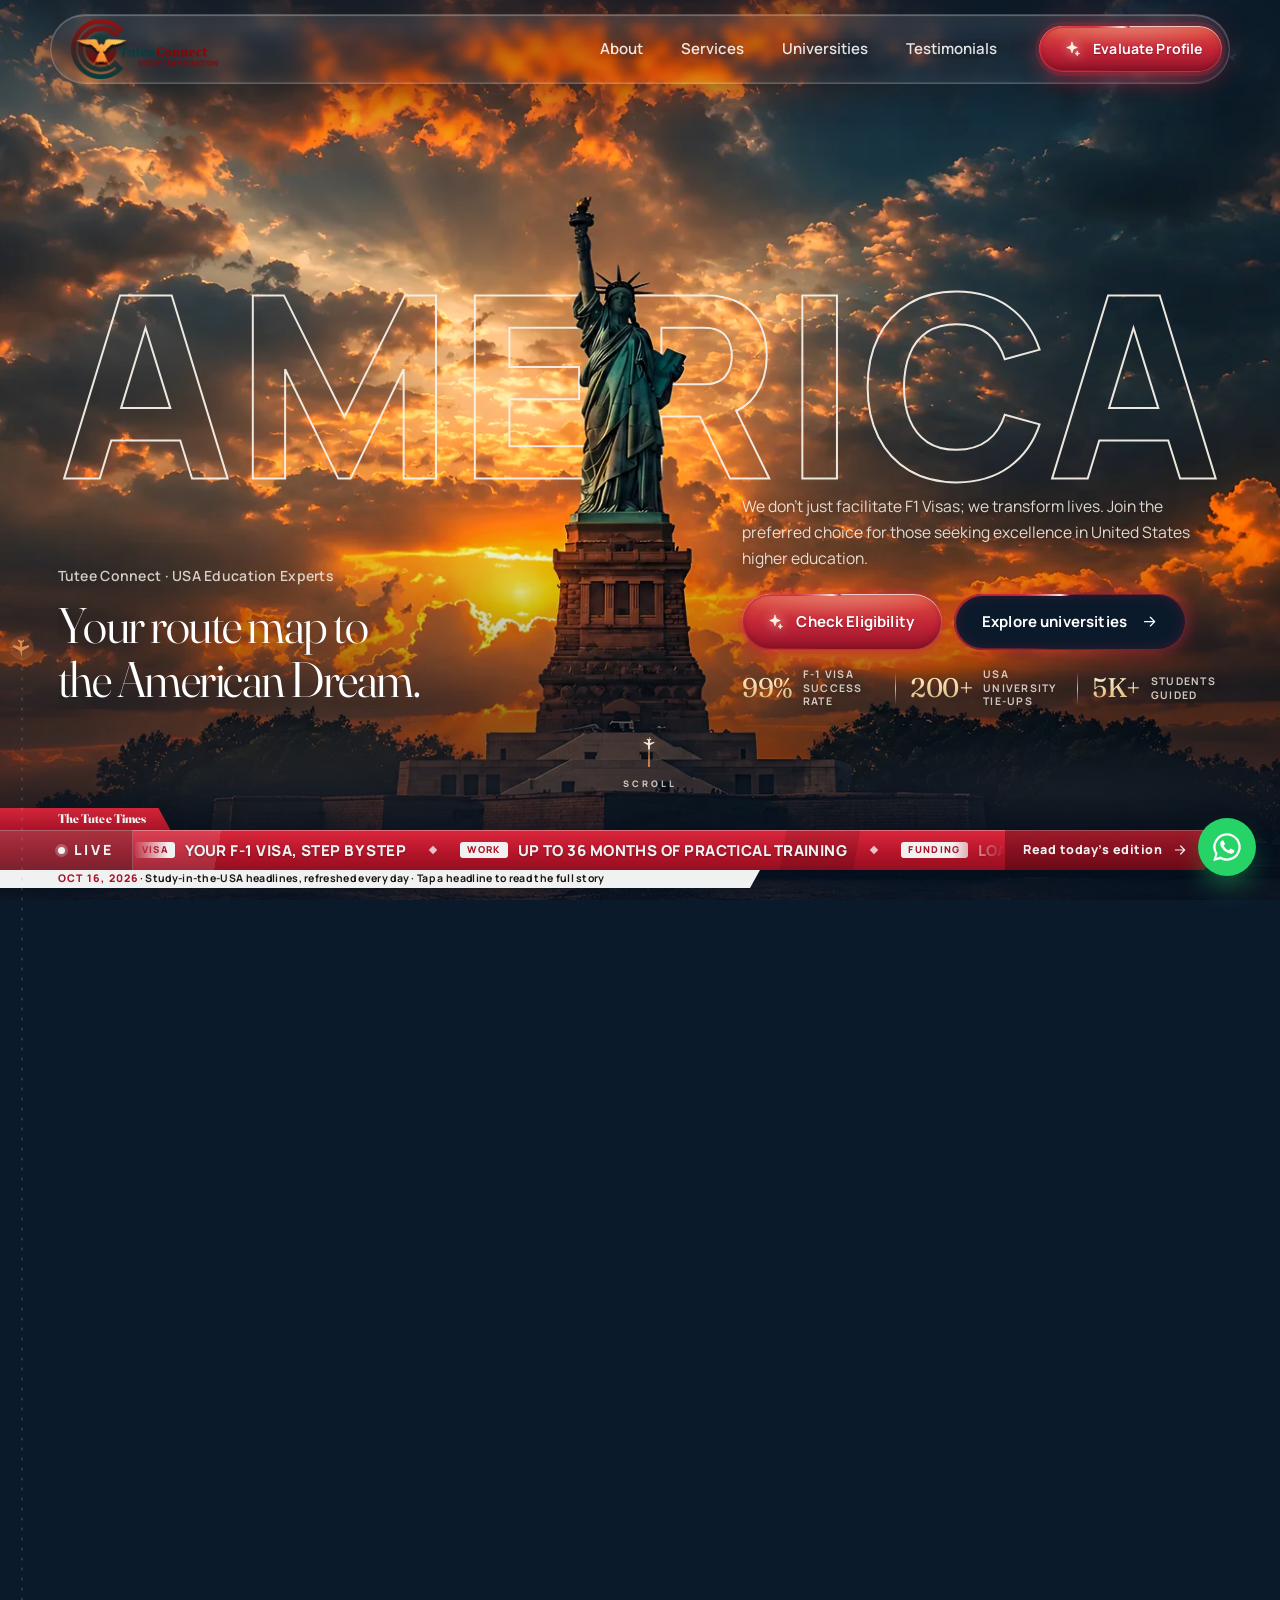
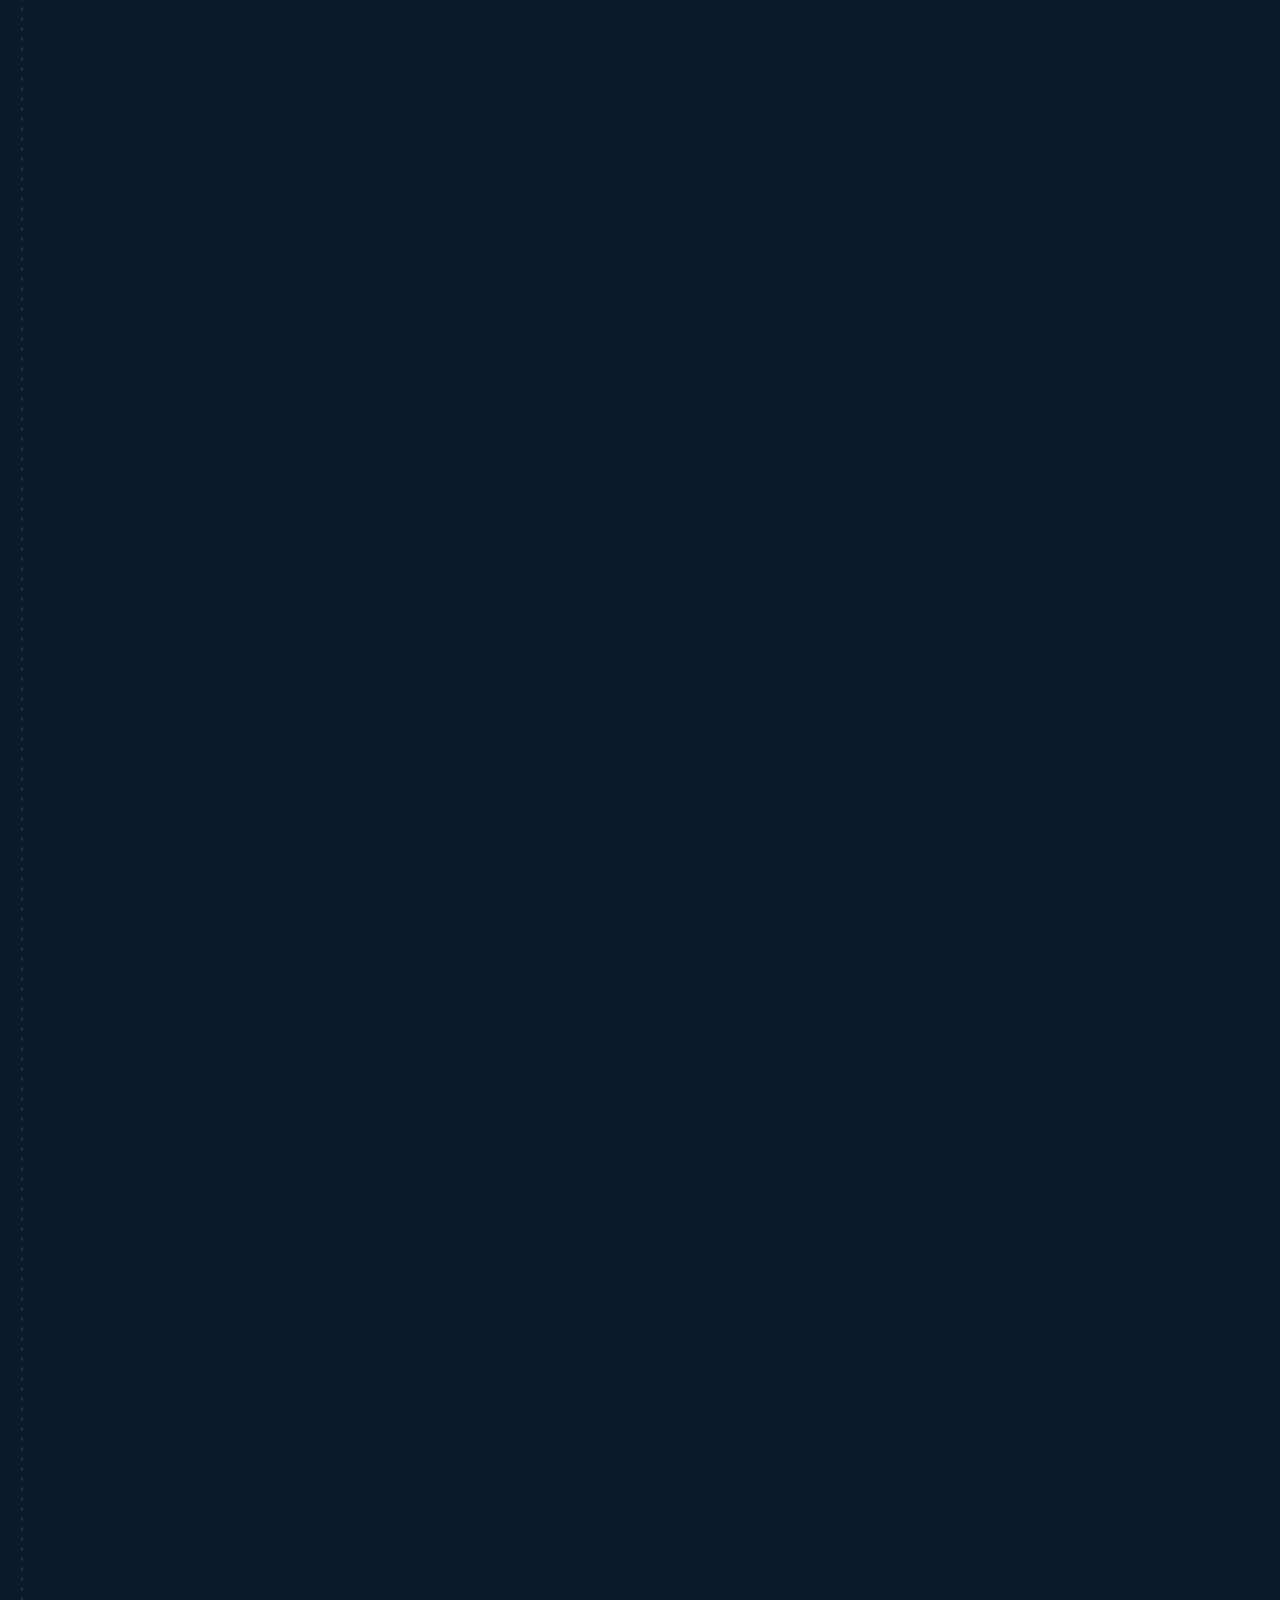
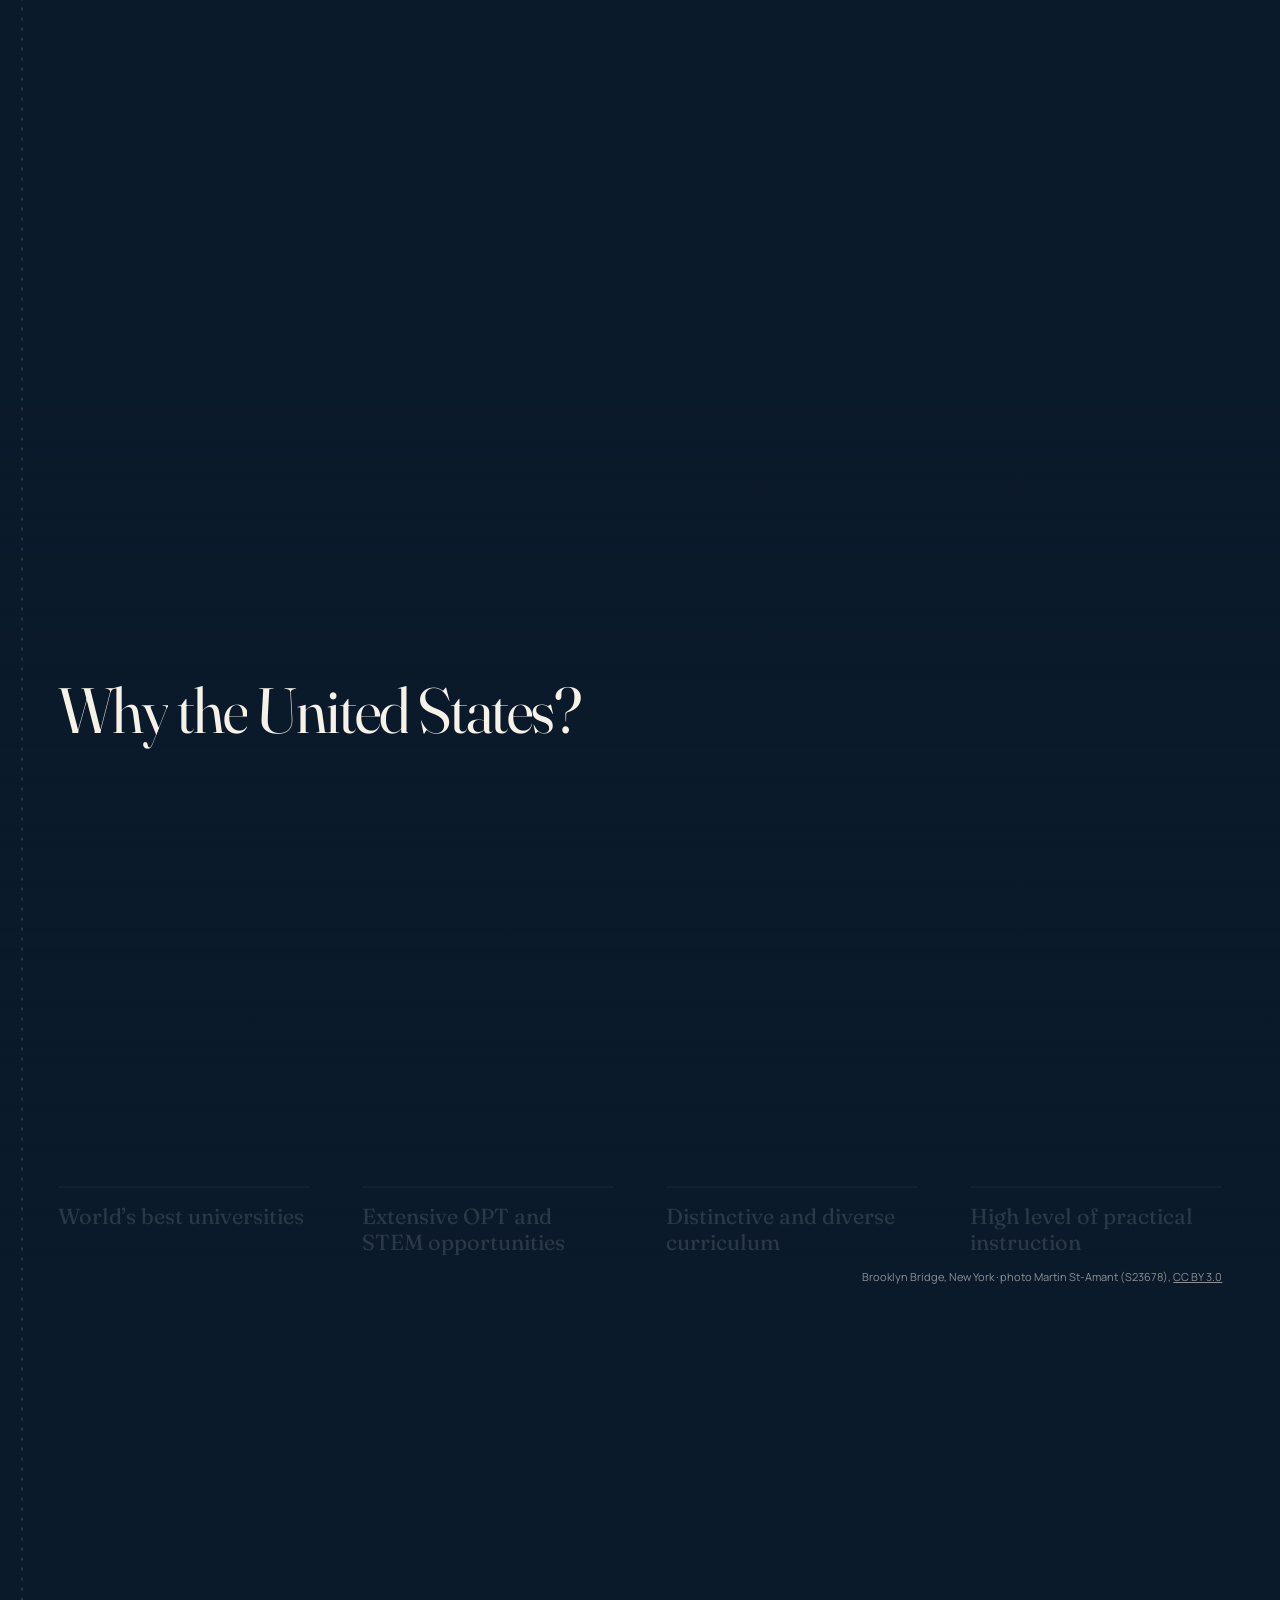
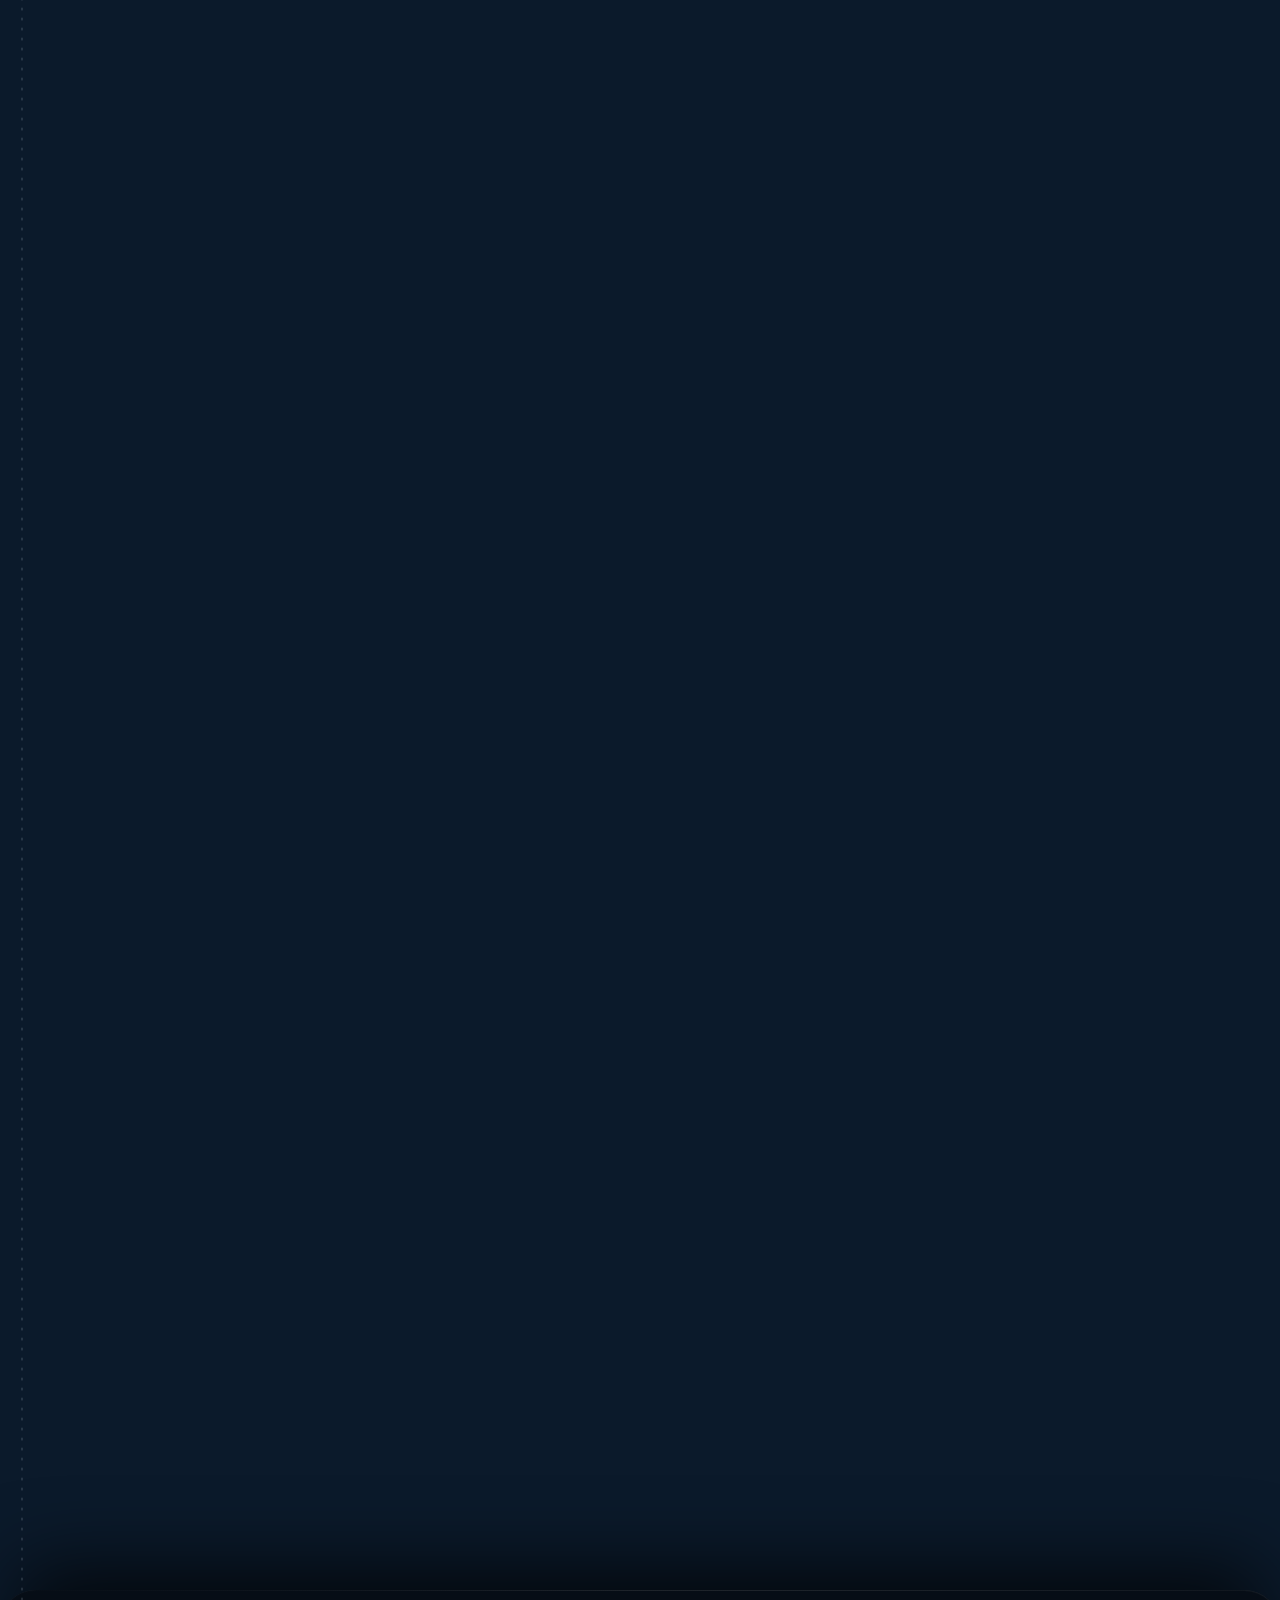
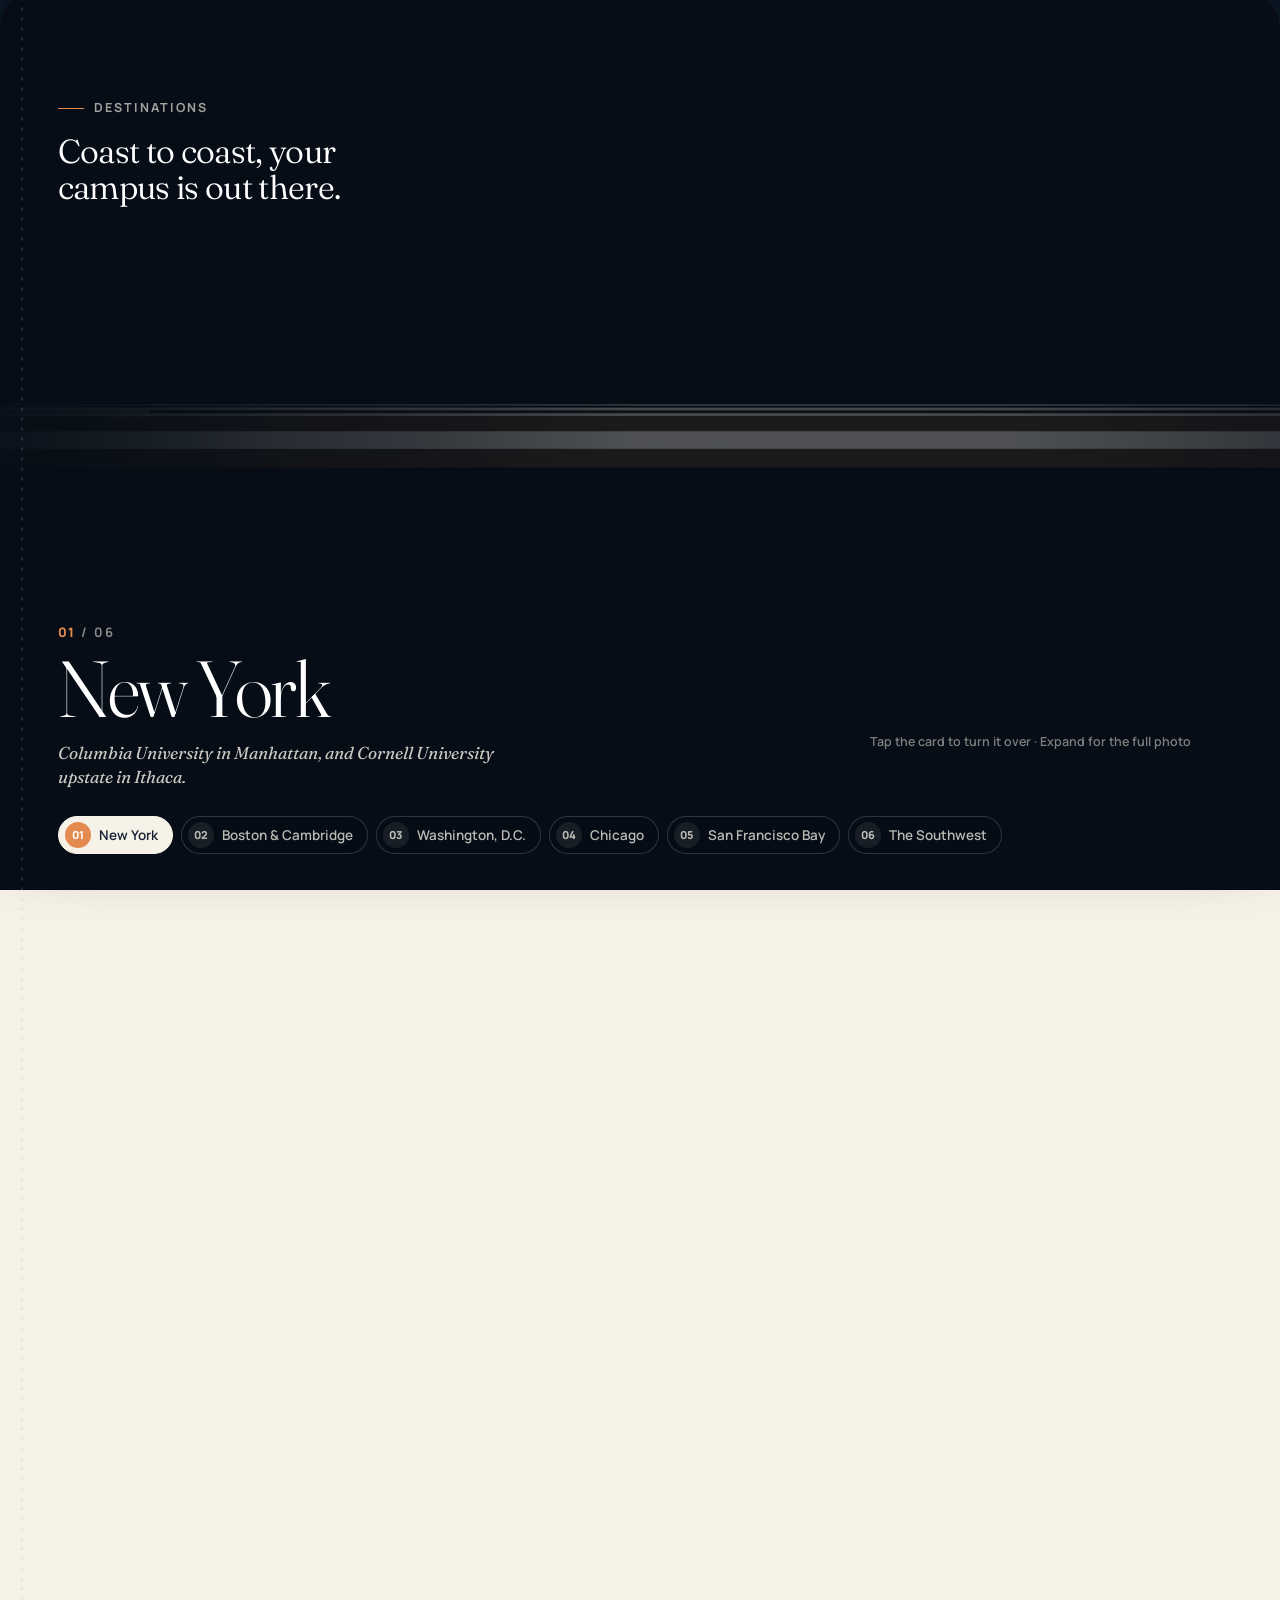
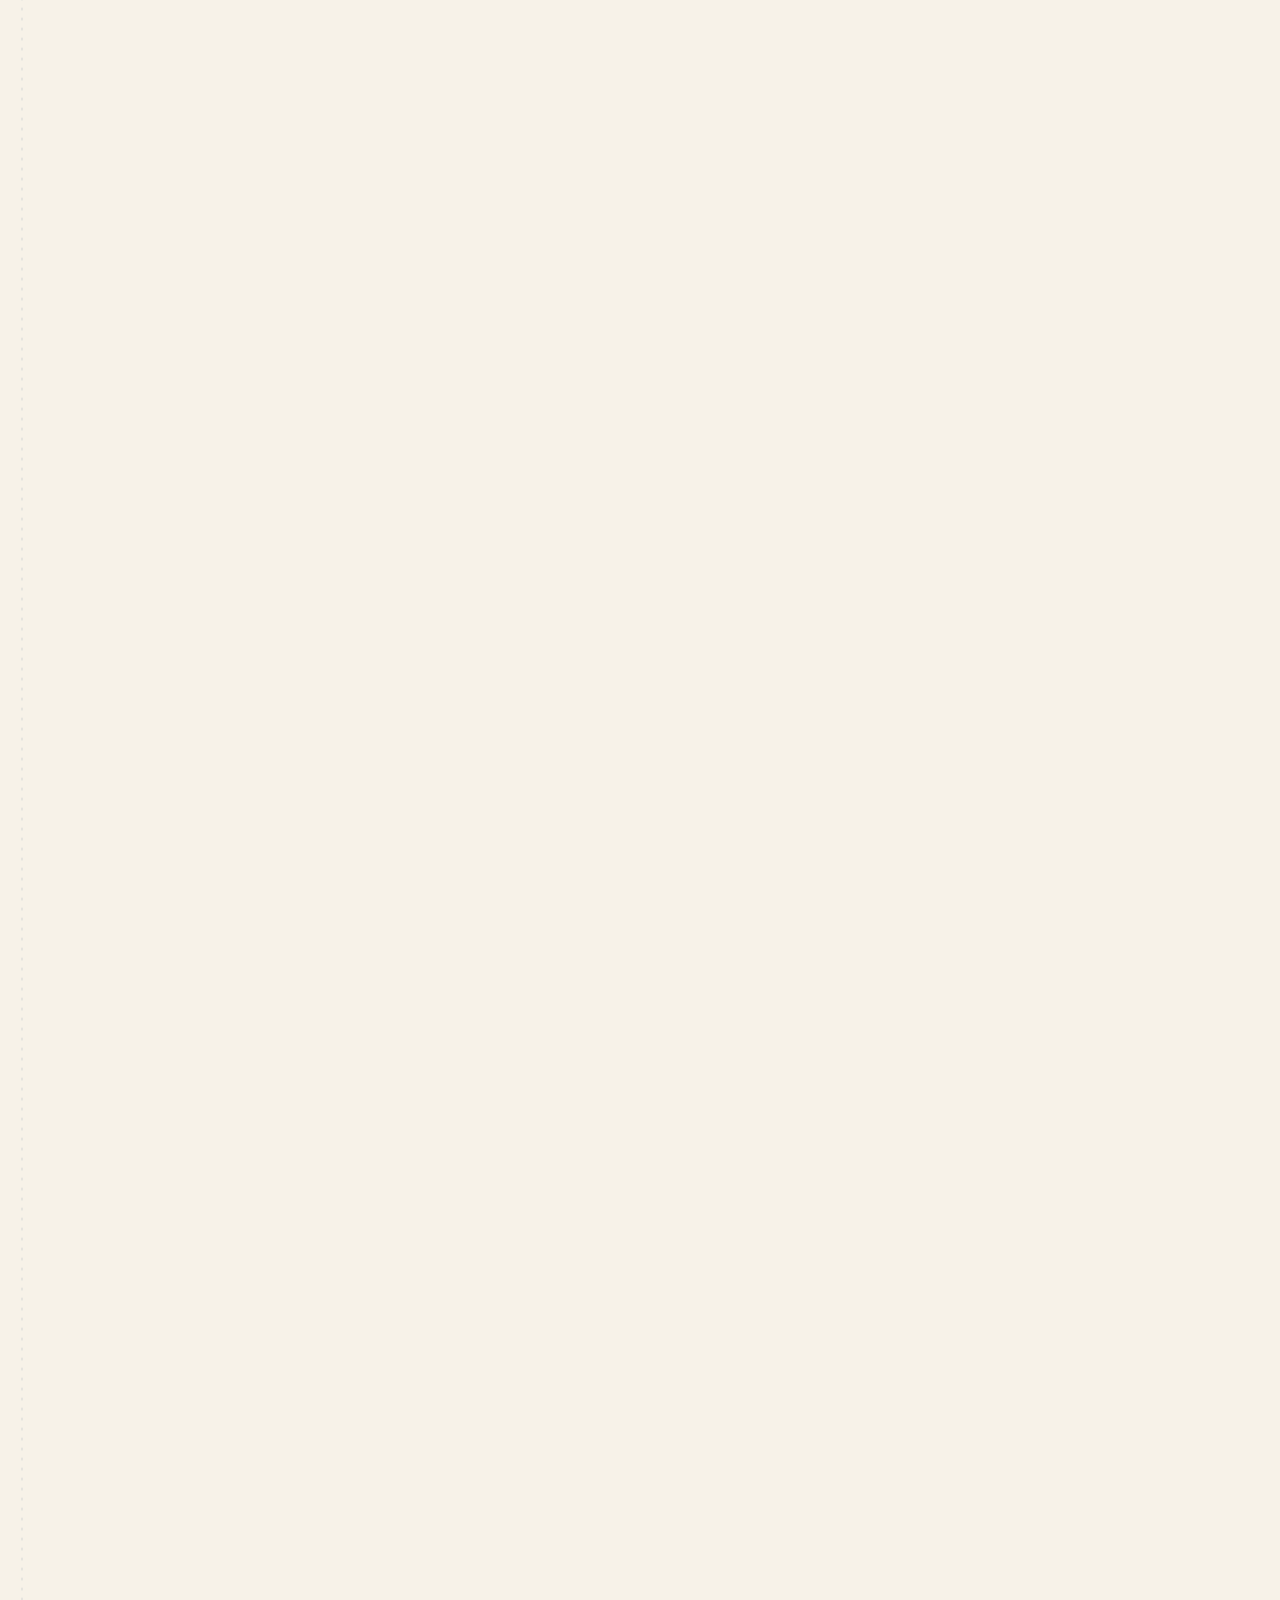
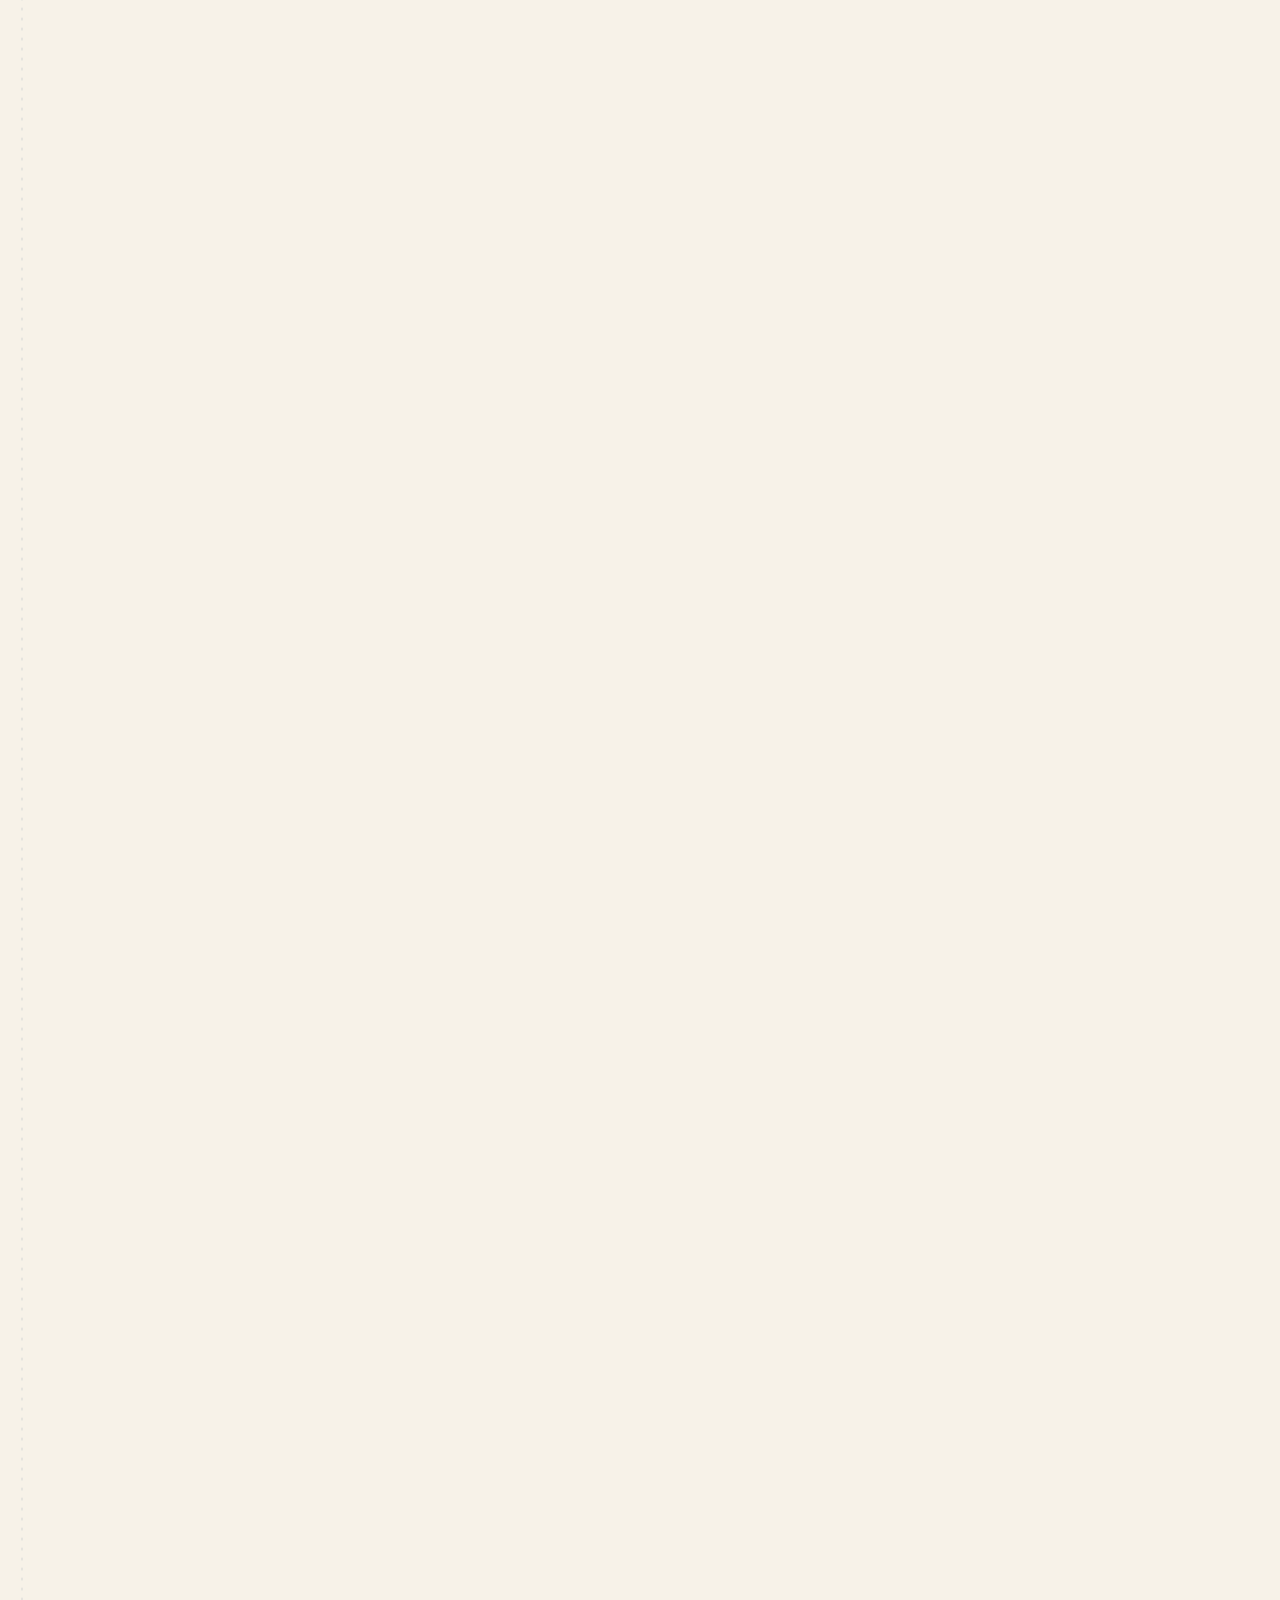
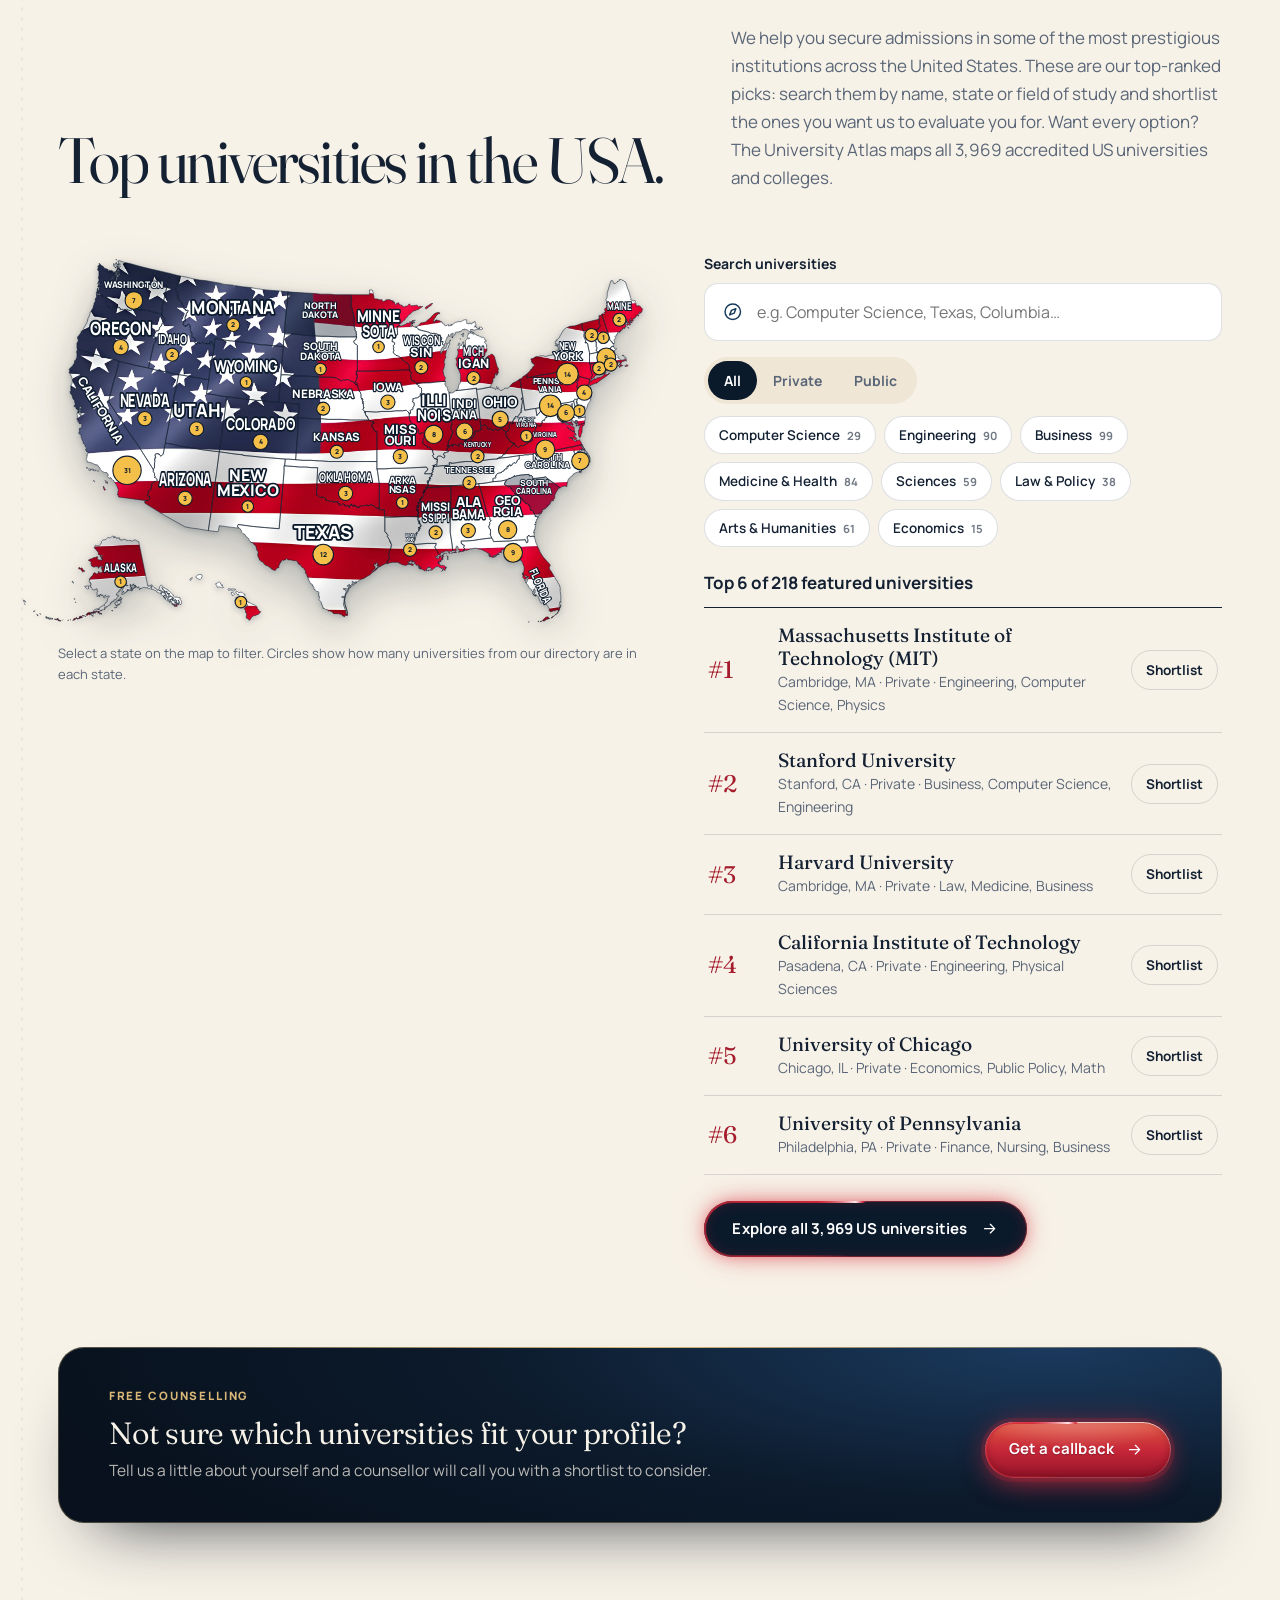
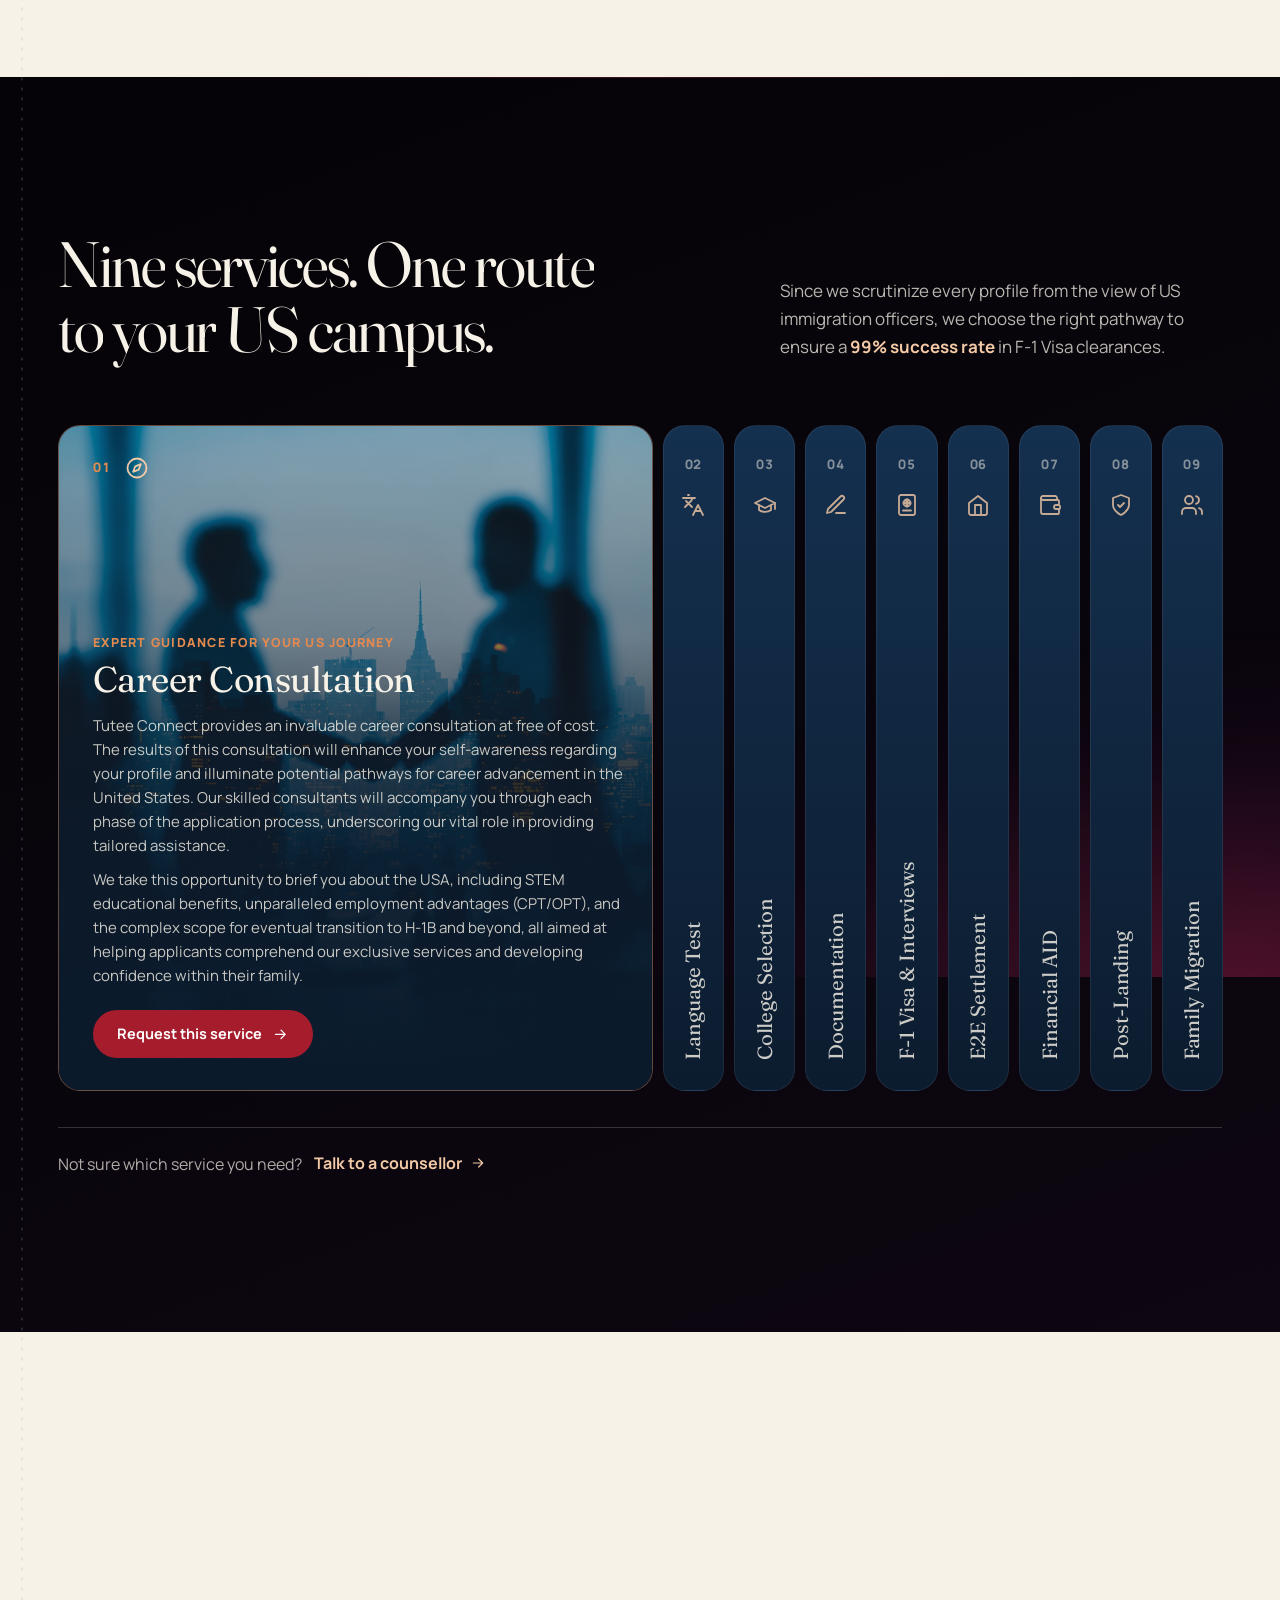
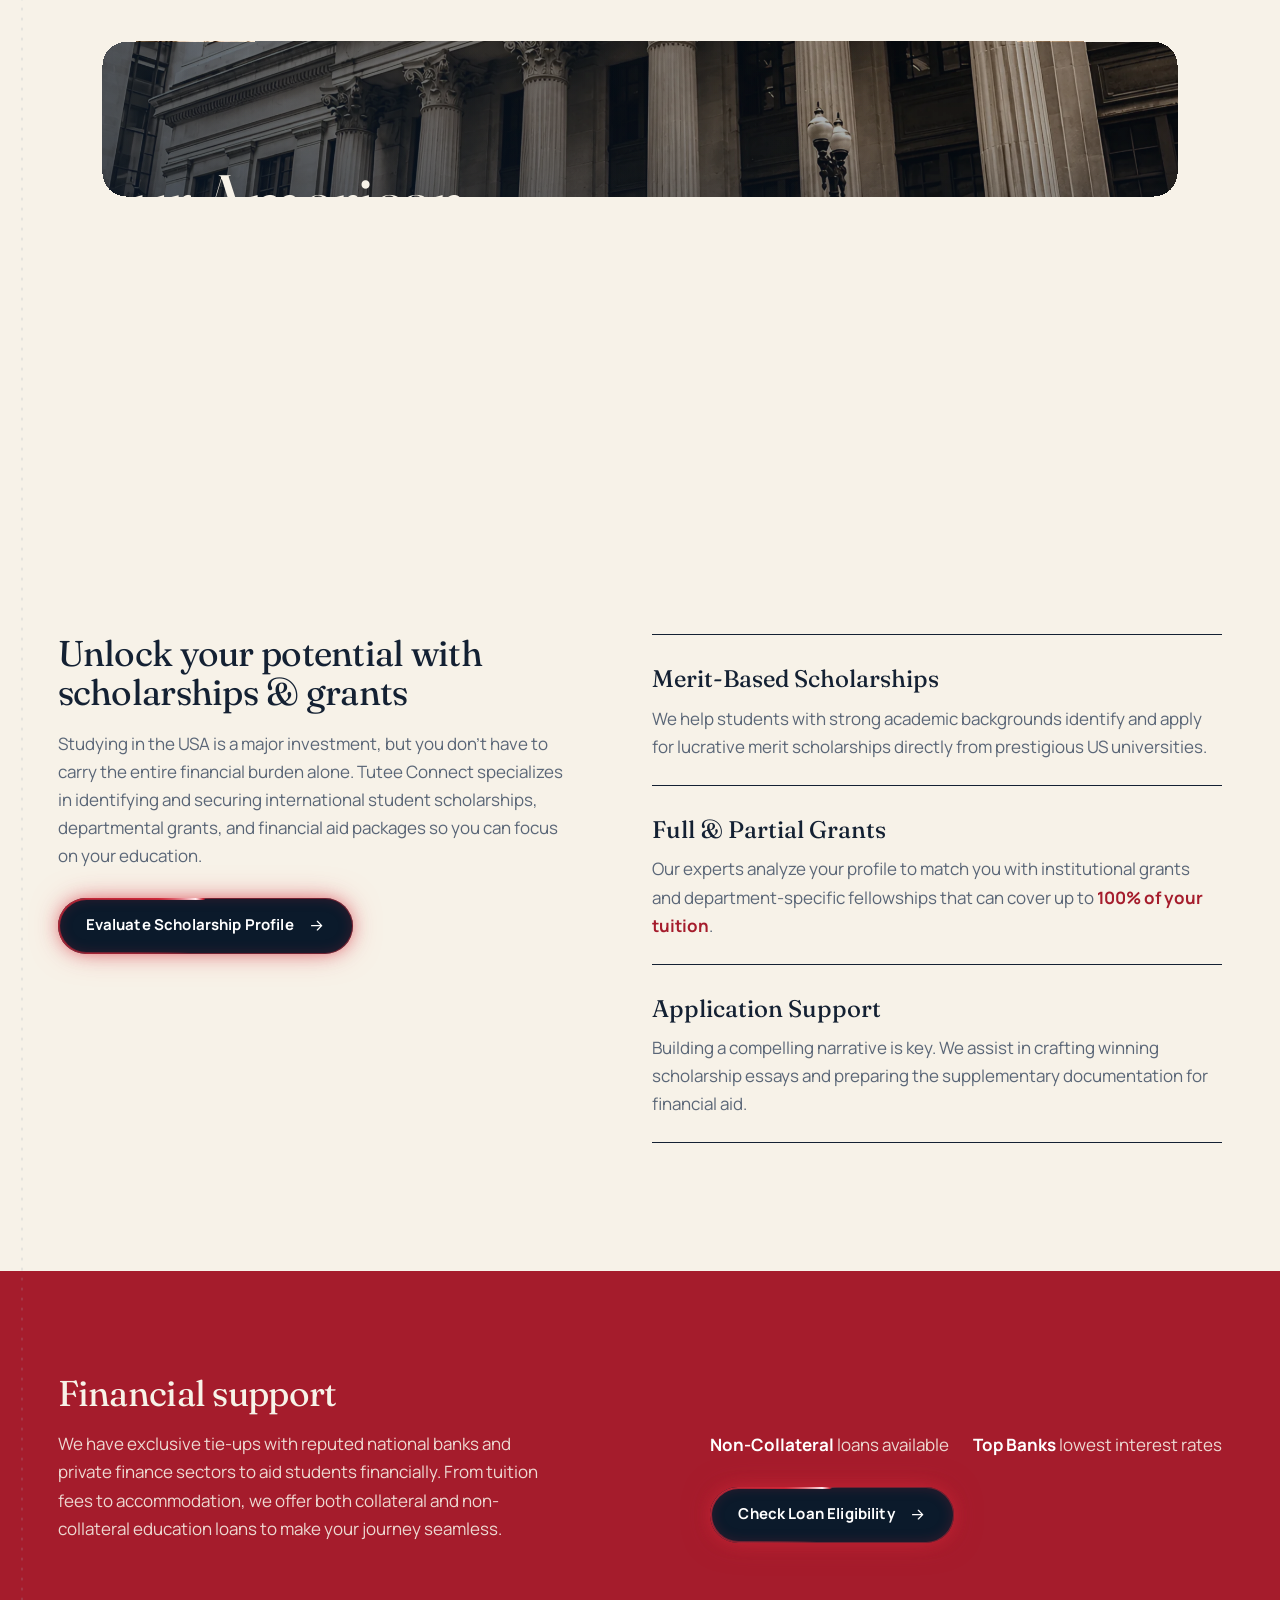
<file: index.html>
<!doctype html>
<html lang="en">
<head>
<meta charset="utf-8">
<meta name="viewport" content="width=device-width, initial-scale=1, viewport-fit=cover">
<title>Tutee Connect - Study in the USA</title>
<meta name="description" content="Tutee Connect — USA education experts. Career consultation, college selection, documentation, F-1 visa interviews, education loans, scholarships, post-landing support and family migration. 99% F-1 visa success rate.">
<meta name="theme-color" content="#0b1a2b">
<meta property="og:title" content="Tutee Connect — Your Route Map to the American Dream">
<meta property="og:description" content="Admissions, F-1 visas, loans, scholarships and settlement support for studying in the United States.">
<meta property="og:image" content="assets/img/hero-liberty-1672.jpg">
<link rel="icon" type="image/png" href="assets/img/logo/favicon-64.png">
<link rel="apple-touch-icon" href="assets/img/logo/icon-192.png">
<link rel="preconnect" href="https://thumb.wikimedia.org" crossorigin>
<link rel="preload" href="assets/fonts/manrope-latin-wght-normal.woff2" as="font" type="font/woff2" crossorigin>
<link rel="preload" href="assets/fonts/fraunces-latin-standard-normal.woff2" as="font" type="font/woff2" crossorigin>
<link rel="preload" as="image" href="assets/img/hero-liberty-1672.webp" imagesrcset="assets/img/hero-liberty-836.webp 836w, assets/img/hero-liberty-1672.webp 1672w, assets/img/hero-liberty-3344.webp 3344w" imagesizes="100vw" fetchpriority="high">
<link rel="preload" as="image" href="assets/img/hero-liberty-fg-1672.webp" imagesrcset="assets/img/hero-liberty-fg-836.webp 836w, assets/img/hero-liberty-fg-1672.webp 1672w, assets/img/hero-liberty-fg-3344.webp 3344w" imagesizes="100vw">
<link rel="stylesheet" href="assets/css/site.css?v=20261113">
<script>
  // Old hash-route links (pageus.netlify.app/#/universities) keep working.
  if (location.hash === '#/universities') location.replace('universities.html');
  document.documentElement.classList.add('js');
</script>
<script>/* phones: keyboard-safe typing (same guard as the UAE page). While a field is focused, or the keyboard is closing,
   the page ignores keyboard resizes, blocks scripted scrolling, and freezes section heights so nothing jumps. */
!function(){var W=innerWidth,add=window.addEventListener.bind(window);
function typing(){var t=document.activeElement;return t&&/^(INPUT|TEXTAREA|SELECT)$/.test(t.tagName)}
window.addEventListener=function(type,fn,o){if(type==='resize'&&typeof fn==='function'){var f=fn;fn=function(e){var w=innerWidth;if(w!==W||!typing()&&!window.__kbClosing){W=w;return f.call(this,e)}}}return add(type,fn,o)};
document.addEventListener('focusout',function(){window.__kbClosing=true;setTimeout(function(){window.__kbClosing=false},700)});
var touch=matchMedia('(hover: none), (pointer: coarse)').matches;function hold(){return touch&&(typing()||window.__kbClosing)}
var RO=window.ResizeObserver;if(RO)window.ResizeObserver=function(cb){return new RO(function(e,o){hold()||cb(e,o)})};
var sT=window.scrollTo.bind(window),sB=window.scrollBy.bind(window),sI=Element.prototype.scrollIntoView;window.__rawScrollTo=sT;
window.scrollTo=function(){if(!hold())return sT.apply(window,arguments)};window.scrollBy=function(){if(!hold())return sB.apply(window,arguments)};
Element.prototype.scrollIntoView=function(){if(!hold())return sI.apply(this,arguments)};
if(touch){document.documentElement.classList.add('is-touch');var frozen=[],t=0;
document.addEventListener('focusin',function(e){if(!/^(INPUT|TEXTAREA|SELECT)$/.test(e.target.tagName))return;clearTimeout(t);
if(!frozen.length)document.querySelectorAll('main > *, .hero__stage, footer').forEach(function(el){var h=el.getBoundingClientRect().height;if(h){frozen.push([el,el.style.height,el.style.minHeight,el.style.maxHeight]);el.style.height=el.style.minHeight=el.style.maxHeight=h+'px'}})});
document.addEventListener('focusout',function(){clearTimeout(t);t=setTimeout(function(){if(!typing()){frozen.forEach(function(f){f[0].style.height=f[1];f[0].style.minHeight=f[2];f[0].style.maxHeight=f[3]});frozen=[]}},900)})}}();</script>
<script defer src="assets/js/vendor/gsap.min.js?v=20261113"></script>
<script defer src="assets/js/vendor/ScrollTrigger.min.js?v=20261113"></script>
<script defer src="assets/js/vendor/lenis.min.js?v=20261113"></script>
<script defer src="assets/js/universities-data.js?v=20261113"></script>
<script defer src="assets/js/forms.js?v=20261113"></script>
<script defer src="assets/js/shortlist.js?v=20261113"></script>
<script defer src="assets/js/quick.js?v=20261113"></script>
<script defer src="assets/js/main.js?v=20261113"></script>
<script defer src="assets/js/askwave.js?v=20261113"></script>
</head>
<body>
<a class="skip" href="#main">Skip to content</a>

<!-- ============ ICON SPRITE ============ -->
<svg width="0" height="0" style="position:absolute" aria-hidden="true" xmlns:c2pa="http://c2pa.org/manifest"><metadata><c2pa:manifest>[base64]/[base64]/[base64]/[base64]/3cyjxFA3Qo5S46fX0/ihY0VZ7mfb9KF703t5OjWDBWMA4GA1UdDwEB/wQEAwIHgDAVBgNVHSUEDjAMBgorBgEEAYPoXgIBMAwGA1UdEwEB/wQCMAAwHwYDVR0jBBgwFoAUzlHiBIFOZFsj+OPEz5o+nMHXXMIwCgYIKoZIzj0EAwMDZwAwZAIwMXMdFJ4BetLLVY7ORuE9noqbbAZOZn/aArXyTwFAZfKrPzxF2vPoJNf1+UCdg1XGAjBwX1zd9WGqYkqmL5SFqw1QySjr1zJfpJM9+1rdDwSPLMOPOjKuiXjoU/[base64]</c2pa:manifest></metadata>
  <defs>
    <symbol id="i-arrow" viewBox="0 0 24 24"><path d="M5 12h14M13 6l6 6-6 6"/></symbol>
    <symbol id="i-arrow-left" viewBox="0 0 24 24"><path d="M19 12H5M11 18l-6-6 6-6"/></symbol>
    <symbol id="i-arrow-down" viewBox="0 0 24 24"><path d="M12 5v14M6 13l6 6 6-6"/></symbol>
    <symbol id="i-expand" viewBox="0 0 24 24"><path d="M15 3h6v6M9 21H3v-6M21 3l-7 7M3 21l7-7"/></symbol>
    <symbol id="i-close" viewBox="0 0 24 24"><path d="M18 6 6 18M6 6l12 12"/></symbol>
    <symbol id="i-plus" viewBox="0 0 24 24"><path d="M12 5v14M5 12h14"/></symbol>
    <symbol id="i-check" viewBox="0 0 24 24"><path d="M20 6 9 17l-5-5"/></symbol>
    <symbol id="i-menu" viewBox="0 0 24 24"><path d="M4 7h16M4 12h16M4 17h10"/></symbol>
    <symbol id="i-compass" viewBox="0 0 24 24"><circle cx="12" cy="12" r="9.5"/><path d="m15.8 8.2-2.1 5.5-5.5 2.1 2.1-5.5z"/></symbol>
    <symbol id="i-languages" viewBox="0 0 24 24"><path d="m5 8 6 6M4 14l6-6 2-3M2 5h12M7 2h1M22 22l-5-10-5 10M14 18h6"/></symbol>
    <symbol id="i-landmark" viewBox="0 0 24 24"><path d="M3 22h18M6 18v-7M10 18v-7M14 18v-7M18 18v-7M12 2l9 5H3z"/></symbol>
    <symbol id="i-file" viewBox="0 0 24 24"><path d="M14 2H6a2 2 0 0 0-2 2v16a2 2 0 0 0 2 2h12a2 2 0 0 0 2-2V8z"/><path d="M14 2v6h6M8 13h8M8 17h6"/></symbol>
    <symbol id="i-passport" viewBox="0 0 24 24"><rect x="4" y="2" width="16" height="20" rx="2"/><circle cx="12" cy="10" r="3.5"/><path d="M8.5 10h7M12 6.5c1.2 1 1.2 6 0 7M12 6.5c-1.2 1-1.2 6 0 7M8 17.5h8"/></symbol>
    <symbol id="i-home" viewBox="0 0 24 24"><path d="m3 10 9-7 9 7v10a2 2 0 0 1-2 2H5a2 2 0 0 1-2-2z"/><path d="M9 22V12h6v10"/></symbol>
    <symbol id="i-wallet" viewBox="0 0 24 24"><path d="M19 7V5a2 2 0 0 0-2-2H5a2 2 0 0 0 0 4h15a1 1 0 0 1 1 1v4h-3a2 2 0 0 0 0 4h3a1 1 0 0 0 1-1v-2"/><path d="M3 5v14a2 2 0 0 0 2 2h15a1 1 0 0 0 1-1v-4"/></symbol>
    <symbol id="i-plane" viewBox="0 0 24 24"><path d="M2 22h20M3.8 18.2 2 13l2-.6 2.4 2.7 3.6-1.1L7 6l2.4-.7 6.4 6.8 4.2-1.3a2 2 0 0 1 1.2 3.8l-15.7 4.8z"/></symbol>
    <symbol id="i-users" viewBox="0 0 24 24"><path d="M16 21v-2a4 4 0 0 0-4-4H6a4 4 0 0 0-4 4v2"/><circle cx="9" cy="7" r="4"/><path d="M22 21v-2a4 4 0 0 0-3-3.87M16 3.13a4 4 0 0 1 0 7.75"/></symbol>
    <symbol id="i-award" viewBox="0 0 24 24"><circle cx="12" cy="8" r="6"/><path d="M15.5 13.5 17 22l-5-3-5 3 1.5-8.5"/></symbol>
    <symbol id="i-grad" viewBox="0 0 24 24"><path d="M22 10 12 5 2 10l10 5z"/><path d="M6 12v5c3 2.5 9 2.5 12 0v-5M22 10v6"/></symbol>
    <symbol id="i-pen" viewBox="0 0 24 24"><path d="M12 20h9"/><path d="M16.5 3.5a2.1 2.1 0 0 1 3 3L7 19l-4 1 1-4z"/></symbol>
    <symbol id="i-briefcase" viewBox="0 0 24 24"><rect x="2" y="7" width="20" height="14" rx="2"/><path d="M16 21V5a2 2 0 0 0-2-2h-4a2 2 0 0 0-2 2v16"/></symbol>
    <symbol id="i-dollar" viewBox="0 0 24 24"><path d="M12 2v20M17 5H9.5a3.5 3.5 0 0 0 0 7h5a3.5 3.5 0 0 1 0 7H6"/></symbol>
    <symbol id="i-trend" viewBox="0 0 24 24"><path d="m22 7-8.5 8.5-5-5L2 17"/><path d="M16 7h6v6"/></symbol>
    <symbol id="i-shield" viewBox="0 0 24 24"><path d="M12 22s8-4 8-10V5l-8-3-8 3v7c0 6 8 10 8 10z"/><path d="m9 12 2 2 4-4"/></symbol>
    <symbol id="i-bank" viewBox="0 0 24 24"><path d="M3 21h18M3 10h18M5 6l7-3 7 3M4 10v11M20 10v11M8 14v3M12 14v3M16 14v3"/></symbol>
    <symbol id="i-pin" viewBox="0 0 24 24"><path d="M20 10c0 6-8 12-8 12s-8-6-8-12a8 8 0 0 1 16 0z"/><circle cx="12" cy="10" r="3"/></symbol>
    <symbol id="i-phone" viewBox="0 0 24 24"><path d="M22 16.9v3a2 2 0 0 1-2.2 2 19.8 19.8 0 0 1-8.6-3.1 19.5 19.5 0 0 1-6-6A19.8 19.8 0 0 1 2.1 4.2 2 2 0 0 1 4.1 2h3a2 2 0 0 1 2 1.7c.1 1 .4 1.9.7 2.8a2 2 0 0 1-.5 2.1L8 9.9a16 16 0 0 0 6 6l1.3-1.3a2 2 0 0 1 2.1-.4c.9.3 1.8.6 2.8.7a2 2 0 0 1 1.7 2z"/></symbol>
    <symbol id="i-mail" viewBox="0 0 24 24"><rect x="2" y="4" width="20" height="16" rx="2"/><path d="m22 7-10 6L2 7"/></symbol>
    <symbol id="i-user" viewBox="0 0 24 24"><path d="M19 21v-2a4 4 0 0 0-4-4H9a4 4 0 0 0-4 4v2"/><circle cx="12" cy="7" r="4"/></symbol>
    <symbol id="i-send" viewBox="0 0 24 24"><path d="m22 2-7 20-4-9-9-4z"/><path d="M22 2 11 13"/></symbol>
    <symbol id="i-refresh" viewBox="0 0 24 24"><path d="M3 12a9 9 0 0 1 15-6.7L21 8M21 3v5h-5M21 12a9 9 0 0 1-15 6.7L3 16M3 21v-5h5"/></symbol>
    <symbol id="i-sparkle" viewBox="0 0 24 24"><path d="M12 3l1.9 5.1L19 10l-5.1 1.9L12 17l-1.9-5.1L5 10l5.1-1.9zM19 15l.8 2.2L22 18l-2.2.8L19 21l-.8-2.2L16 18l2.2-.8z"/></symbol>
    <symbol id="i-quote" viewBox="0 0 24 24"><path d="M3 21c3 0 7-1 7-8V5c0-1.25-.76-2-2-2H4c-1.25 0-2 .75-2 1.97V11c0 1.25.75 2 2 2 1 0 1 0 1 1v1c0 1-1 2-2 2s-1 .01-1 1.03V20c0 1 0 1 1 1zM15 21c3 0 7-1 7-8V5c0-1.25-.76-2-2-2h-4c-1.25 0-2 .75-2 1.97V11c0 1.25.75 2 2 2h.75c0 2.25.25 4-2.75 4v3c0 1 0 1 1 1z"/></symbol>
    <symbol id="i-star" viewBox="0 0 24 24"><path d="m12 2 3.1 6.3 6.9 1-5 4.9 1.2 6.8L12 17.8 5.8 21l1.2-6.8-5-4.9 6.9-1z"/></symbol>
    <symbol id="i-whatsapp" viewBox="0 0 24 24"><path fill="currentColor" stroke="none" d="M17.5 14.4c-.3-.1-1.8-.9-2-1-.3-.1-.5-.1-.7.1-.2.3-.8 1-.9 1.2-.2.2-.3.2-.6.1a8.2 8.2 0 0 1-4-3.5c-.3-.5.3-.5.9-1.6.1-.2 0-.4 0-.5l-.9-2.2c-.2-.6-.5-.5-.7-.5h-.6c-.2 0-.5.1-.8.4-.3.3-1 1-1 2.5s1.1 2.9 1.2 3.1c.1.2 2.1 3.2 5.1 4.5 1.9.8 2.6.9 3.6.7.6-.1 1.8-.7 2-1.4.3-.7.3-1.3.2-1.4l-.6-.3zM12 21.8c-1.8 0-3.5-.5-5-1.4l-.4-.2-3.7 1 1-3.6-.2-.4A9.8 9.8 0 1 1 12 21.8zm0-21.6A11.8 11.8 0 0 0 1.9 18l-1.7 6 6.2-1.6A11.8 11.8 0 1 0 12 .2z"/></symbol>
    <symbol id="i-facebook" viewBox="0 0 24 24"><path fill="currentColor" stroke="none" d="M13.5 22v-8.2h2.8l.4-3.2h-3.2v-2c0-.9.3-1.6 1.6-1.6h1.7V4.1c-.3 0-1.3-.1-2.5-.1-2.5 0-4.2 1.5-4.2 4.3v2.4H7.3v3.2h2.8V22z"/></symbol>
    <symbol id="i-instagram" viewBox="0 0 24 24"><rect x="3" y="3" width="18" height="18" rx="5"/><circle cx="12" cy="12" r="4"/><circle cx="17.5" cy="6.5" r=".6" fill="currentColor"/></symbol>
    <symbol id="i-x" viewBox="0 0 24 24"><path fill="currentColor" stroke="none" d="M17.8 3h3.1l-6.8 7.7 8 10.3h-6.3l-4.9-6.4L5.3 21H2.2l7.3-8.3L1.8 3h6.4l4.4 5.8zm-1.1 16.2h1.7L7.4 4.7H5.5z"/></symbol>
    <symbol id="i-linkedin" viewBox="0 0 24 24"><path fill="currentColor" stroke="none" d="M20.4 20.5h-3.6v-5.6c0-1.3 0-3-1.8-3s-2.1 1.4-2.1 2.9v5.7H9.4V9h3.4v1.6c.5-.9 1.6-1.8 3.4-1.8 3.6 0 4.3 2.4 4.3 5.5zM5.3 7.4a2.1 2.1 0 1 1 0-4.2 2.1 2.1 0 0 1 0 4.2zM7.1 20.5H3.6V9h3.5zM22.2 0H1.8C.8 0 0 .8 0 1.7v20.6c0 .9.8 1.7 1.8 1.7h20.4c1 0 1.8-.8 1.8-1.7V1.7C24 .8 23.2 0 22.2 0z"/></symbol>
  </defs>
</svg>


<!-- ============ HEADER ============ -->
<header class="nav" data-nav>
  <div class="nav__inner">
    <a class="nav__brand" href="#home" aria-label="Tutee Connect — home">
      <img src="assets/img/logo/logo-tc-600.png" srcset="assets/img/logo/logo-tc-600.png 1x, assets/img/logo/logo-tc-1200.png 2x" width="600" height="245" alt="Tutee Connect Logo" decoding="async">
    </a>
    <nav class="nav__links" aria-label="Primary">
      <a href="https://tuteeconnect.com/about.html" target="_blank" rel="noopener">About</a>
      <a href="#services" data-spy="services">Services</a>
      <a href="#finder" data-spy="finder">Universities</a>
      <a href="#testimonials" data-spy="testimonials">Testimonials</a>
    </nav>
    <a class="btn btn--primary btn--sm btn--gem nav__cta" href="#contact" data-magnetic><svg class="ico btn__spark" aria-hidden="true"><use href="#i-sparkle"/></svg><span>Evaluate Profile</span></a>
    <button class="nav__burger" type="button" aria-label="Open menu" aria-expanded="false" aria-controls="mobileMenu" data-menu-open><svg class="ico"><use href="#i-menu"/></svg></button>
  </div>
</header>

<div class="menu" id="mobileMenu" data-menu hidden>
  <div class="menu__glow" aria-hidden="true"></div>
  <div class="menu__head">
    <img src="assets/img/logo/logo-tc-600.png" srcset="assets/img/logo/logo-tc-600.png 1x, assets/img/logo/logo-tc-1200.png 2x" width="600" height="245" alt="Tutee Connect Logo" decoding="async">
    <button class="menu__close" type="button" aria-label="Close menu" data-menu-close><svg class="ico"><use href="#i-close"/></svg></button>
  </div>
  <p class="menu__k">Your route to the USA</p>
  <nav class="menu__links" aria-label="Mobile">
    <a href="#home" data-menu-link style="--i:0"><span>01</span><b>Home</b><svg class="menu__arr" viewBox="0 0 20 20" aria-hidden="true"><path d="M4 10h11M11 5.5 15.5 10 11 14.5"/></svg></a>
    <a href="https://tuteeconnect.com/about.html" target="_blank" rel="noopener" style="--i:1"><span>02</span><b>About</b><svg class="menu__arr" viewBox="0 0 20 20" aria-hidden="true"><path d="M4 10h11M11 5.5 15.5 10 11 14.5"/></svg></a>
    <a href="#services" data-menu-link style="--i:2"><span>03</span><b>Services</b><svg class="menu__arr" viewBox="0 0 20 20" aria-hidden="true"><path d="M4 10h11M11 5.5 15.5 10 11 14.5"/></svg></a>
    <a href="#finder" data-menu-link style="--i:3"><span>04</span><b>Universities</b><svg class="menu__arr" viewBox="0 0 20 20" aria-hidden="true"><path d="M4 10h11M11 5.5 15.5 10 11 14.5"/></svg></a>
    <a href="#testimonials" data-menu-link style="--i:4"><span>05</span><b>Testimonials</b><svg class="menu__arr" viewBox="0 0 20 20" aria-hidden="true"><path d="M4 10h11M11 5.5 15.5 10 11 14.5"/></svg></a>
  </nav>
  <ul class="menu__proof" aria-label="Tutee Connect in numbers"><li><b>99%</b><span>F-1 visa success rate</span></li><li><b>200+</b><span>USA university tie-ups</span></li><li><b>5K+</b><span>Students guided</span></li></ul>
  <div class="menu__ctas">
    <a class="btn btn--primary btn--gem btn--block" href="#contact" data-menu-link><span>Evaluate Profile</span><svg class="ico"><use href="#i-arrow"/></svg></a>
  </div>
  <p class="menu__foot"><a href="tel:+917358364959"><svg class="ico" aria-hidden="true"><use href="#i-phone"/></svg>+91 73583-64959</a><a href="mailto:info@tuteeconnect.com"><svg class="ico" aria-hidden="true"><use href="#i-mail"/></svg>info@tuteeconnect.com</a></p>
</div>

<!-- section rail (desktop) -->
<!-- journey thread (desktop): a fine route that wanders down the left margin, never across the content; a small plane rides it -->
<div class="jt" data-jt aria-hidden="true">
  <svg class="jt__svg" data-jt-svg><path class="jt__base" data-jt-base/></svg>
  <div class="jt__win" data-jt-win><svg class="jt__inksvg" data-jt-ink preserveAspectRatio="none"><path class="jt__live" data-jt-live/></svg></div>
  <span class="jt__plane" data-jt-plane><svg viewBox="-12 -12 24 24"><circle r="12" class="jt__halo"/><path d="M0-9 2 -3 9 1v2l-7-2 0 4 2 2v1.5L0 7l-2 1.5V7l2-2 0-4-7 2V1l7-4z"/></svg></span>
</div>
<!-- journey rail (desktop): where you are on the page; hover to read, click to jump -->
<nav class="jrail" data-jrail aria-label="Your journey"></nav>

<main id="main">

<!-- ============ HERO — the word behind the Statue of Liberty ============ -->
<section id="home" class="hero" data-section="home">
  <div class="hero__stage" data-hero-stage>
   <div class="hero__frame">
    <div class="hero__scene" data-hero-scene>
      <div class="hero__bg" data-hero-layer>
        <img class="hero__img" src="assets/img/hero-liberty-1672.webp" srcset="assets/img/hero-liberty-836.webp 836w, assets/img/hero-liberty-1672.webp 1672w, assets/img/hero-liberty-3344.webp 3344w" sizes="100vw" alt="The Statue of Liberty at sunset, New York Harbor" width="1672" height="941" fetchpriority="high" decoding="async" data-hero-img>
      </div>
      <div class="hero__word" data-hero-word aria-hidden="true" style="--hw-ratio:9056/1620"><span class="hw" style="left:-0.4417%;width:15.0839%"><svg class="hw__o" viewBox="0 -1530 1366 1620" preserveAspectRatio="none"><path transform="scale(1 -1)" d="M40 0 480 1440H886L1326 0H1046L953 300H411L320 0ZM875 554 680 1185 488 554Z"/></svg><svg class="hw__f" viewBox="0 -1530 1366 1620" preserveAspectRatio="none"><path transform="scale(1 -1)" d="M40 0 480 1440H886L1326 0H1046L953 300H411L320 0ZM875 554 680 1185 488 554Z"/></svg></span><span class="hw" style="left:14.8631%;width:18.9929%"><svg class="hw__o" viewBox="0 -1530 1720 1620" preserveAspectRatio="none"><path transform="scale(1 -1)" d="M140 0V1440H384L860 484L1336 1440H1580V0H1326V860L908 0H812L394 860V0Z"/></svg><svg class="hw__f" viewBox="0 -1530 1720 1620" preserveAspectRatio="none"><path transform="scale(1 -1)" d="M140 0V1440H384L860 484L1336 1440H1580V0H1326V860L908 0H812L394 860V0Z"/></svg></span><span class="hw" style="left:34.0769%;width:13.0300%"><svg class="hw__o" viewBox="0 -1530 1180 1620" preserveAspectRatio="none"><path transform="scale(1 -1)" d="M140 0V1440H1080V1186H412V878H960V624H412V254H1080V0Z"/></svg><svg class="hw__f" viewBox="0 -1530 1180 1620" preserveAspectRatio="none"><path transform="scale(1 -1)" d="M140 0V1440H1080V1186H412V878H960V624H412V254H1080V0Z"/></svg></span><span class="hw" style="left:47.3277%;width:14.7968%"><svg class="hw__o" viewBox="0 -1530 1340 1620" preserveAspectRatio="none"><path transform="scale(1 -1)" d="M140 0V1440H748Q769 1440 804.5 1438.5Q840 1437 868 1432Q997 1412 1079.5 1347.0Q1162 1282 1201.0 1183.5Q1240 1085 1240 964Q1240 783 1150 655Q1094 575 1000 533L1260 0H952L715 488H412V0ZM412 742H736Q757 742 782.0 744.0Q807 746 828 752Q883 767 913.0 802.5Q943 838 954.5 881.5Q966 925 966.0 964.0Q966 1003 954.5 1046.5Q943 1090 913.0 1125.5Q883 1161 828 1176Q807 1182 782.0 1184.0Q757 1186 736 1186H412Z"/></svg><svg class="hw__f" viewBox="0 -1530 1340 1620" preserveAspectRatio="none"><path transform="scale(1 -1)" d="M140 0V1440H748Q769 1440 804.5 1438.5Q840 1437 868 1432Q997 1412 1079.5 1347.0Q1162 1282 1201.0 1183.5Q1240 1085 1240 964Q1240 783 1150 655Q1094 575 1000 533L1260 0H952L715 488H412V0ZM412 742H736Q757 742 782.0 744.0Q807 746 828 752Q883 767 913.0 802.5Q943 838 954.5 881.5Q966 925 966.0 964.0Q966 1003 954.5 1046.5Q943 1090 913.0 1125.5Q883 1161 828 1176Q807 1182 782.0 1184.0Q757 1186 736 1186H412Z"/></svg></span><span class="hw" style="left:62.3454%;width:6.5371%"><svg class="hw__o" viewBox="0 -1530 592 1620" preserveAspectRatio="none"><path transform="scale(1 -1)" d="M160 0V1440H432V0Z"/></svg><svg class="hw__f" viewBox="0 -1530 592 1620" preserveAspectRatio="none"><path transform="scale(1 -1)" d="M160 0V1440H432V0Z"/></svg></span><span class="hw" style="left:69.1034%;width:16.0336%"><svg class="hw__o" viewBox="0 -1530 1452 1620" preserveAspectRatio="none"><path transform="scale(1 -1)" d="M758 -30Q542 -30 385.5 64.0Q229 158 144.5 327.0Q60 496 60 720Q60 944 144.5 1113.0Q229 1282 385.5 1376.0Q542 1470 758 1470Q1006 1470 1174.5 1347.0Q1343 1224 1412 1014L1138 938Q1098 1069 1003.0 1141.5Q908 1214 758 1214Q621 1214 529.5 1153.0Q438 1092 392.0 981.0Q346 870 346 720Q346 570 392.0 459.0Q438 348 529.5 287.0Q621 226 758 226Q908 226 1003.0 299.0Q1098 372 1138 502L1412 426Q1343 216 1174.5 93.0Q1006 -30 758 -30Z"/></svg><svg class="hw__f" viewBox="0 -1530 1452 1620" preserveAspectRatio="none"><path transform="scale(1 -1)" d="M758 -30Q542 -30 385.5 64.0Q229 158 144.5 327.0Q60 496 60 720Q60 944 144.5 1113.0Q229 1282 385.5 1376.0Q542 1470 758 1470Q1006 1470 1174.5 1347.0Q1343 1224 1412 1014L1138 938Q1098 1069 1003.0 1141.5Q908 1214 758 1214Q621 1214 529.5 1153.0Q438 1092 392.0 981.0Q346 870 346 720Q346 570 392.0 459.0Q438 348 529.5 287.0Q621 226 758 226Q908 226 1003.0 299.0Q1098 372 1138 502L1412 426Q1343 216 1174.5 93.0Q1006 -30 758 -30Z"/></svg></span><span class="hw" style="left:85.3578%;width:15.0839%"><svg class="hw__o" viewBox="0 -1530 1366 1620" preserveAspectRatio="none"><path transform="scale(1 -1)" d="M40 0 480 1440H886L1326 0H1046L953 300H411L320 0ZM875 554 680 1185 488 554Z"/></svg><svg class="hw__f" viewBox="0 -1530 1366 1620" preserveAspectRatio="none"><path transform="scale(1 -1)" d="M40 0 480 1440H886L1326 0H1046L953 300H411L320 0ZM875 554 680 1185 488 554Z"/></svg></span></div>
      <div class="hero__fg" data-hero-layer aria-hidden="true">
        <img class="hero__img" src="assets/img/hero-liberty-fg-1672.webp" srcset="assets/img/hero-liberty-fg-836.webp 836w, assets/img/hero-liberty-fg-1672.webp 1672w, assets/img/hero-liberty-fg-3344.webp 3344w" sizes="100vw" alt="" width="1672" height="941" decoding="async" data-hero-fg>
      </div>
      <div class="hero__mist" aria-hidden="true"><i></i><i></i></div>
    </div>
    <div class="hero__veil" aria-hidden="true"></div>
    <div class="hero__night" data-hero-night aria-hidden="true"></div>

    <div class="hero__copy wrap" data-hero-copy>
      <div class="hero__lead">
        <p class="hero__kicker" data-hero-in>Tutee Connect · USA Education Experts</p>
        <h1 class="hero__title">
          <span class="line"><span data-hero-line>Your route map to</span></span>
          <span class="line"><span data-hero-line>the American Dream.</span></span>
        </h1>
      </div>
      <div class="hero__side">
        <p class="hero__lede" data-hero-in>We don’t just facilitate F1 Visas; we transform lives. Join the preferred choice for those seeking excellence in United States higher education.</p>
        <div class="hero__ctas" data-hero-in>
          <a class="btn btn--primary btn--gem" href="#contact" data-quick="check" data-magnetic><svg class="ico btn__spark" aria-hidden="true"><use href="#i-sparkle"/></svg><span>Check Eligibility</span></a>
          <a class="btn btn--line btn--line-light" href="#finder"><span>Explore universities</span><svg class="ico"><use href="#i-arrow"/></svg></a>
        </div>
        <ul class="proof" data-hero-in aria-label="Tutee Connect in numbers">
          <li><b>99%</b><span>F-1 visa success rate</span></li>
          <li><b>200+</b><span>USA university tie-ups</span></li>
          <li><b>5K+</b><span>Students guided</span></li>
        </ul>
      </div>
    </div>

    <a class="hero__scroll" href="#why" data-hero-in aria-label="Scroll to discover">
      <span class="fp" aria-hidden="true"><i class="fp__line"></i><i class="fp__trail"></i><svg class="fp__plane" viewBox="0 0 24 24"><path d="M12 2.5c.9 0 1.6.9 1.6 2v5.2l7.4 4.3v2l-7.4-2.2v4.1l2.2 1.7v1.6L12 20.3l-3.8.9v-1.6l2.2-1.7v-4.1L3 16v-2l7.4-4.3V4.5c0-1.1.7-2 1.6-2z"/></svg></span>
      <span class="fp__txt">Scroll</span>
    </a>

    <!-- The Tutee Times: today's headlines; the button unfolds the full front page -->
    <div class="tkr" data-tkr data-feed="" data-hero-in>
      <div class="tkr__top"><button type="button" class="tkr__tab" data-paper-open aria-haspopup="dialog">The Tutee Times</button><span class="tkr__brk" data-tkr-brk hidden>Breaking</span></div>
      <div class="tkr__bar">
        <button type="button" class="tkr__mast" data-paper-open aria-haspopup="dialog" aria-label="The Tutee Times — open today’s edition"><i class="tkr__dot" aria-hidden="true"></i><span class="tkr__name">Live</span></button>
        <div class="tkr__belt" aria-label="Today’s headlines"><ul class="tkr__run" data-tkr-run></ul></div>
        <button type="button" class="tkr__read" data-paper-open aria-haspopup="dialog"><span>Read today’s edition</span><svg class="ico" aria-hidden="true"><use href="#i-arrow"/></svg></button>
      </div>
      <p class="tkr__sub"><span data-tkr-date></span><span class="tkr__subtxt"> · Study-in-the-USA headlines, refreshed every day · Tap a headline to read the full story</span></p>
    </div>
   </div>

    <div class="hero__after" data-hero-after>
      <div class="pp-wrap wrap">
        <div class="pp-head">
          <p class="pp-k"><span class="pp-k__dot"></span>Your journey, stamped</p>
          <p class="pp-t">From India <span>to the USA</span></p>
        </div>
        <div class="pp-scene" data-pp-scene>
          <div class="pp-tilt" data-pp-tilt>
            <div class="pp" data-pp>
              <!-- right-hand page: the visa stamps -->
              <div class="pp__page pp__page--r">
                <div class="pp__pagehead"><span>Visas · Entries</span><span>07</span></div>
                <div class="pp__wm" aria-hidden="true">USA</div>
                <dl class="pp__stamps">
                  <div class="stamp stamp--a" data-pp-stamp="0" tabindex="0" role="button" aria-label="99% F-1 visa success rate. Press to stamp again.">
                    <dt class="sr-only">F-1 visa success rate</dt><dd class="sr-only">99%</dd>
                    <svg viewBox="0 0 220 220" aria-hidden="true"><defs><path id="stA" d="M110,110 m-80,0 a80,80 0 1,1 160,0 a80,80 0 1,1 -160,0"/></defs>
                      <g filter="url(#inkRough)"><circle cx="110" cy="110" r="104" class="st-line" stroke-width="6"/><circle cx="110" cy="110" r="95" class="st-line" stroke-width="1.6"/><circle cx="110" cy="110" r="62" class="st-line" stroke-width="2.2"/>
                      <text class="st-ring" font-size="14.5"><textPath href="#stA" textLength="496" lengthAdjust="spacing">F-1 VISA SUCCESS RATE ★ F-1 VISA SUCCESS RATE ★</textPath></text>
                      <text x="110" y="124" text-anchor="middle" class="st-big" font-size="50">99%</text>
                      <text x="110" y="150" text-anchor="middle" class="st-sm" font-size="11">SUCCESS</text>
                      <text x="110" y="82" text-anchor="middle" class="st-sm" font-size="16">★</text></g></svg>
                  </div>
                  <div class="stamp stamp--b" data-pp-stamp="1" tabindex="0" role="button" aria-label="200+ USA university tie-ups. Press to stamp again.">
                    <dt class="sr-only">USA university tie-ups</dt><dd class="sr-only">200+</dd>
                    <svg viewBox="0 0 270 170" aria-hidden="true"><g filter="url(#inkRough)">
                      <rect x="5" y="5" width="260" height="160" rx="14" class="st-line" stroke-width="5"/><rect x="15" y="15" width="240" height="140" rx="8" class="st-line" stroke-width="1.6"/>
                      <text x="135" y="44" text-anchor="middle" class="st-sm" font-size="14" letter-spacing="3">USA UNIVERSITY</text>
                      <line x1="40" y1="56" x2="230" y2="56" class="st-line" stroke-width="1.6"/>
                      <text x="135" y="112" text-anchor="middle" class="st-big" font-size="60">200+</text>
                      <line x1="40" y1="124" x2="230" y2="124" class="st-line" stroke-width="1.6"/>
                      <text x="135" y="146" text-anchor="middle" class="st-sm" font-size="14" letter-spacing="3">TIE-UPS</text>
                      <path class="st-fill" d="M226 98 l14 -4 l-3 -7 h4 l5 6 l8 -2 c3 0 3 3 0 4 l-8 2 l-1 8 h-4 l0 -6 l-14 4z"/></g></svg>
                  </div>
                  <div class="stamp stamp--c" data-pp-stamp="2" tabindex="0" role="button" aria-label="5k+ students guided. Press to stamp again.">
                    <dt class="sr-only">Students guided</dt><dd class="sr-only">5k+</dd>
                    <svg viewBox="0 0 260 180" aria-hidden="true"><defs><path id="stC" d="M30,92 a100,64 0 1,1 200,0"/></defs><g filter="url(#inkRough)">
                      <ellipse cx="130" cy="90" rx="124" ry="84" class="st-line" stroke-width="5"/><ellipse cx="130" cy="90" rx="114" ry="74" class="st-line" stroke-width="1.6"/>
                      <text class="st-ring" font-size="15"><textPath href="#stC" startOffset="50%" text-anchor="middle">STUDENTS GUIDED</textPath></text>
                      <text x="130" y="118" text-anchor="middle" class="st-big" font-size="58">5K+</text>
                      <text x="58" y="104" text-anchor="middle" class="st-sm" font-size="16">★</text><text x="202" y="104" text-anchor="middle" class="st-sm" font-size="16">★</text>
                      <text x="130" y="146" text-anchor="middle" class="st-sm" font-size="11" letter-spacing="2.5">TUTEE CONNECT</text></g></svg>
                  </div>
                </dl>
                <div class="pp__pagefoot">India → United States</div>
              </div>
              <!-- cover: front is the passport cover, back is the details page -->
              <div class="pp__cover" data-pp-cover>
                <div class="pp__face pp__face--front">
                  <span class="pp__foil pp__foil--top">Student Passport</span>
                  <svg class="pp__emblem" viewBox="0 0 120 120" aria-hidden="true"><circle cx="60" cy="60" r="52" fill="none" stroke="currentColor" stroke-width="2.5"/><circle cx="60" cy="60" r="44" fill="none" stroke="currentColor" stroke-width="1"/><path fill="currentColor" d="M60 26l8.5 23.5h25l-20 15 7.5 24-21-14.5-21 14.5 7.5-24-20-15h25z"/></svg>
                  <span class="pp__foil pp__foil--bot">Tutee Connect<small>Study in the USA</small></span>
                </div>
                <div class="pp__face pp__face--back">
                  <div class="pp__pagehead"><span>Holder details</span><span>01</span></div>
                  <dl class="pp__bio">
                    <div><dt>Holder</dt><dd>You</dd></div>
                    <div><dt>From</dt><dd>India</dd></div>
                    <div><dt>Destination</dt><dd>United States</dd></div>
                    <div><dt>Guided by</dt><dd>Tutee Connect</dd></div>
                  </dl>
                  <div class="pp__dep" aria-hidden="true"><svg viewBox="0 0 200 110"><g filter="url(#inkRough)">
                    <rect x="4" y="4" width="192" height="102" rx="10" class="st-line" stroke-width="4"/>
                    <text x="100" y="34" text-anchor="middle" font-size="13" letter-spacing="3">DEPARTURE</text>
                    <text x="100" y="72" text-anchor="middle" font-size="32" class="st-big">INDIA</text>
                    <text x="100" y="94" text-anchor="middle" font-size="10" letter-spacing="2.5">→ UNITED STATES</text></g></svg></div>
                  <p class="pp__mrz" aria-hidden="true">P&lt;IND&lt;TUTEE&lt;CONNECT&lt;&lt;YOUR&lt;JOURNEY&lt;&lt;&lt;<br>IND&lt;&lt;&lt;&lt;USA&lt;&lt;&lt;STUDY&lt;IN&lt;THE&lt;USA&lt;&lt;&lt;</p>
                </div>
              </div>
            </div>
          </div>
          <p class="pp-hint" data-pp-hint>Tap a stamp to stamp it again</p>
        </div>
      </div>
      <svg width="0" height="0" style="position:absolute" aria-hidden="true"><filter id="inkRough" x="-5%" y="-5%" width="110%" height="110%">
        <feTurbulence type="fractalNoise" baseFrequency="1.1" numOctaves="2" seed="7" result="n"/>
        <feColorMatrix in="n" type="matrix" values="0 0 0 0 0  0 0 0 0 0  0 0 0 0 0  0 0 0 -2.2 1.7" result="holes"/>
        <feComposite in="SourceGraphic" in2="holes" operator="in" result="speck"/>
        <feTurbulence type="fractalNoise" baseFrequency=".05" numOctaves="2" seed="2" result="w"/>
        <feDisplacementMap in="speck" in2="w" scale="3"/></filter></svg>
    </div>
  </div>
</section>

<!-- ============ WHY THE USA — pinned panorama ============ -->
<section id="why" class="why" data-section="why">
  <div class="why__pin" data-why>
    <div class="why__pano" data-why-pano><picture><source media="(max-width: 760px)" srcset="assets/img/why-flag-1600.webp"><img class="why__img" src="assets/img/why-brooklyn-3600.webp" srcset="assets/img/why-brooklyn-1800.webp 1800w, assets/img/why-brooklyn-3600.webp 3600w" sizes="(max-width: 760px) 170vh, 360vh" alt="The Brooklyn Bridge and Lower Manhattan at night" width="7200" height="1999" loading="lazy" decoding="async"></picture></div>
    <div class="why__shade" aria-hidden="true"></div>
    <div class="why__intro wrap">
      <h2 class="display display--light" data-split>Why the United States?</h2>
      <p class="why__lede" data-why-text>The <em>top destination</em> for international students is still the United States of America. It provides students from all streams with an opportunity to learn and succeed in their chosen subjects that is <em>unmatched.</em></p>
      <p class="why__lede" data-why-text>It is the ideal location for students wishing to study and <em>make a living after graduation</em> because of an economy that always needs new talent.</p>
    </div>
    <ol class="why__reasons" data-why-reasons>
      <li><span class="why__n">World’s best universities</span></li>
      <li><span class="why__n">Extensive OPT and STEM opportunities</span></li>
      <li><span class="why__n">Distinctive and diverse curriculum</span></li>
      <li><span class="why__n">High level of practical instruction</span></li>
    </ol>
    <p class="why__credit">Brooklyn Bridge, New York · photo Martin St-Amant (S23678), <a href="https://commons.wikimedia.org/wiki/File:Pont_de_Brooklyn_de_nuit_-_Octobre_2008_edit.jpg" target="_blank" rel="noopener">CC BY 3.0</a></p>
    <div class="why__dim" data-why-dim aria-hidden="true"></div>
  </div>
</section>

<!-- ============ DESTINATIONS — a flight across the map, one postcard per city ============ -->
<section id="destinations" class="dx" data-section="destinations" aria-labelledby="destTitle">
  <div class="dx__pin" data-dx>
    <svg class="dx__map" viewBox="0 0 975 610" preserveAspectRatio="none" aria-hidden="true" data-dx-map><g class="dx__states"><path d="M647,492L651,491L651,491L652,491L652,492L651,492L648,492ZM641,383L641,383L655,382L666,381L685,380L689,379L689,382L693,393L702,427L703,427L702,428L703,428L704,431L705,433L706,434L707,435L707,436L707,438L708,439L709,439L708,441L707,442L706,443L707,444L707,445L706,447L705,450L706,452L706,453L708,454L708,457L708,458L708,459L708,460L708,462L707,462L708,464L709,466L710,468L693,470L681,472L669,473L660,473L660,474L660,477L662,478L662,479L665,480L665,481L664,484L665,485L666,486L665,486L664,488L664,489L664,489L663,490L661,490L657,491L655,491L655,491L656,491L658,490L659,490L657,488L655,487L655,486L655,484L655,483L654,482L653,481L652,482L652,483L651,485L652,488L651,490L650,490L650,489L649,488L647,489L647,488L646,489L645,478L642,459L642,455L642,443L643,413L643,396L643,386L642,385Z"/><path d="M104,551L104,550L105,550ZM99,569L99,569L100,569L100,568L101,567L102,566L102,565L103,565L102,567L103,566L104,567L105,567L104,569L103,568L103,569L102,568L102,569L100,570ZM95,582L96,581L96,582L95,582ZM93,575L93,574L95,573L96,573L97,574L97,573L96,571L97,571L98,571L99,571L98,570L100,571L99,570L101,570L101,571L102,571L103,570L103,572L103,572L103,573L104,573L103,574L102,574L102,575L101,576L100,576L101,577L100,577L99,578L99,577L99,576L98,579L97,580L96,580L97,578L96,578L97,577L95,579L94,578L94,576L93,576ZM93,582L94,581L94,581L93,583ZM88,587L89,586L89,588ZM71,593L71,592L72,593ZM71,591L71,591L71,592L71,592ZM68,593L68,592L68,592L69,591L70,591L70,592ZM65,590L66,589L68,590L68,590L67,590L67,591L66,591L65,591ZM67,564L67,563L69,562L68,564ZM60,591L61,590L62,591L61,591ZM58,592L59,592L58,593ZM66,523L67,523L67,524ZM55,595L56,595L58,596L57,596ZM44,596L45,596L45,597ZM42,595L42,595L43,595L43,596ZM40,595L41,595L42,596L40,596ZM44,547L46,547L47,547L48,547L49,546L49,547L50,547L50,548L50,551L49,551L48,552L47,551L46,550L44,548ZM31,600L33,600L33,600L35,598L36,599L36,598L35,598L35,597L36,596L37,596L37,597L38,597L39,596L39,597L37,598L40,598L40,598L39,599L37,599L36,600L34,600L33,601L32,601ZM50,504L52,503L55,502L59,500L61,500L63,499L65,499L65,500L64,502L65,503L67,504L68,504L69,504L70,504L71,505L72,503L74,503L73,502L72,502L71,502L71,501L70,499L70,499L69,498L70,497L71,499L71,500L72,501L73,501L71,499L72,498L73,497L72,496L70,497L66,495L66,494L66,492L62,487L61,486L60,485L59,484L60,484L60,483L61,480L64,481L67,481L69,479L70,478L71,476L71,474L73,472L75,471L76,471L78,471L79,470L81,468L82,467L84,468L86,468L87,467L89,465L90,465L92,466L92,466L91,467L91,468L92,468L92,467L93,467L93,466L95,467L95,468L96,469L96,468L98,468L101,468L100,469L100,470L102,470L102,471L104,472L104,471L106,471L106,471L108,470L110,471L111,471L112,472L112,471L113,472L115,473L116,472L118,472L120,473L121,473L122,473L124,472L126,471L131,474L132,474L147,547L149,547L149,546L151,547L152,545L154,545L154,547L155,547L156,548L157,549L162,552L163,554L165,552L166,551L166,550L166,549L166,549L166,548L167,547L169,545L171,547L171,548L172,549L173,549L175,550L176,551L178,552L180,553L180,554L182,555L183,556L184,557L186,559L188,561L188,562L189,562L189,563L190,564L191,565L192,565L195,565L196,565L198,566L198,566L200,566L200,567L200,569L201,570L202,572L202,575L201,577L200,577L200,577L198,575L199,573L198,572L197,570L196,570L198,571L198,574L198,575L196,575L195,574L194,573L194,572L194,570L194,572L193,573L193,574L192,573L192,572L192,571L192,570L192,568L191,570L192,570L191,571L190,570L189,570L188,569L189,568L190,568L189,567L190,567L188,566L188,565L187,565L185,563L183,563L183,562L182,560L181,560L181,559L183,559L181,559L180,559L178,557L178,555L178,556L176,556L175,555L172,552L171,550L170,549L170,550L171,551L171,552L173,554L174,557L173,557L172,556L171,556L170,557L170,555L169,554L168,554L167,554L167,553L166,554L165,553L165,554L167,554L168,555L168,555L170,557L169,558L168,558L167,559L166,558L165,558L163,557L161,556L161,555L160,554L158,554L157,553L154,552L152,552L153,551L153,551L153,549L153,547L152,549L150,551L148,551L146,550L146,549L145,550L141,549L140,549L135,551L133,553L134,552L135,551L135,551L134,550L132,550L132,549L131,549L132,548L130,549L128,548L128,548L128,547L127,548L127,549L125,550L125,548L126,549L128,547L127,546L126,547L127,546L125,547L124,547L126,545L125,546L124,545L124,543L123,545L123,544L122,545L122,546L121,545L120,546L119,547L119,544L118,544L118,547L119,547L118,549L119,548L120,549L119,551L121,552L120,553L119,554L118,552L118,554L117,554L115,553L114,555L115,554L114,552L114,554L113,554L113,556L112,555L112,556L111,558L111,558L110,557L110,558L109,558L108,560L107,560L107,560L106,560L105,561L104,560L105,558L106,558L108,555L108,555L106,557L105,556L105,554L106,552L107,549L106,548L108,547L110,545L111,546L112,547L112,546L115,546L112,545L111,544L112,542L113,542L113,542L112,542L111,544L110,544L109,543L108,544L107,545L106,546L105,547L105,548L104,548L103,550L103,551L101,553L102,553L101,555L99,555L100,555L100,556L97,558L97,558L96,559L96,562L96,561L97,562L99,562L99,563L99,564L97,565L97,565L96,566L96,567L95,569L94,569L93,569L91,570L92,571L91,571L91,572L89,572L89,573L87,573L88,574L87,574L85,575L86,575L86,576L85,578L84,578L82,579L82,579L80,581L80,580L79,581L79,582L78,581L77,581L76,582L78,583L76,584L76,585L76,584L76,585L75,585L74,586L72,586L71,587L70,588L71,586L70,586L69,587L68,588L67,589L65,588L64,589L62,589L63,587L62,587L61,589L60,590L60,590L60,591L59,590L59,591L58,591L58,589L57,589L57,589L57,590L57,591L56,592L55,590L54,591L55,591L53,592L54,593L55,594L53,593L52,594L50,593L49,594L49,594L47,595L46,594L46,593L47,593L48,591L51,590L53,590L54,592L54,590L56,590L58,588L59,586L61,585L64,584L66,584L65,586L66,586L66,585L67,585L68,586L68,586L67,585L68,582L71,580L72,580L75,578L76,579L76,577L77,575L79,574L80,573L81,569L82,568L81,567L82,566L84,564L84,563L83,563L79,564L78,563L78,561L77,562L76,564L77,565L76,566L75,566L74,563L73,561L72,563L71,562L70,561L71,560L69,561L66,562L66,563L64,564L64,563L64,562L64,560L64,558L64,557L65,556L64,552L63,551L63,551L63,552L62,552L60,553L58,553L56,552L56,551L55,550L54,548L53,548L53,547L54,546L52,546L54,545L54,543L53,543L54,542L53,541L53,542L52,541L52,540L51,539L51,539L52,538L52,538L51,538L51,537L52,537L51,535L53,535L53,534L53,533L57,529L57,529L58,526L59,525L60,525L62,526L63,527L64,527L65,526L67,524L68,525L69,525L71,525L73,523L72,520L72,519L71,518L71,517L71,516L72,517L73,516L73,515L72,513L71,515L70,514L69,515L67,516L66,518L66,516L65,515L65,515L65,516L65,516L64,515L61,515L59,516L55,514L54,512L55,511L54,510L53,509L54,509L55,508L55,508L52,506L50,505ZM24,603L26,601L26,600L27,600L28,600L28,600L29,599L30,598L31,599L31,600L29,600L28,602L24,603ZM28,573L29,573L29,574ZM20,602L21,602L21,602L20,602ZM26,568L28,568L27,568ZM16,603L17,602L17,603L16,603ZM34,517L35,516L35,516L37,518L39,517L40,518L40,519L42,521L44,522L43,523L42,523L40,524L40,523L38,521L37,519L36,519L35,519L34,519ZM7,603L8,602L8,602L7,603ZM23,539L24,539L24,540L26,542L24,541ZM-0,602L1,602L2,602L3,603L5,604L2,604L0,603ZM-6,601L-4,601L-0,601L-1,600L0,599L0,600L-0,601L-0,602L-1,602L-3,602ZM-10,599L-9,600L-9,600L-10,600ZM-10,601L-9,600L-9,601L-10,601ZM-15,601L-13,600L-13,599L-12,599L-12,600L-11,600L-11,601L-12,601L-14,601ZM-18,599L-15,599L-15,598L-14,599L-15,600L-16,600L-16,599ZM-20,597L-18,597L-18,598L-19,600L-20,598L-19,599ZM-30,592L-29,592L-28,593L-29,593ZM-35,593L-33,594L-33,596L-34,594ZM-40,588L-39,588L-38,587L-38,588L-40,589ZM-55,576L-54,576L-54,577ZM-57,570L-56,570L-54,571L-53,573L-54,573L-55,573L-56,573L-56,571ZM197,577L198,576L198,577L198,577ZM196,577L196,576L196,575L197,575L197,576ZM194,574L194,574L195,575L195,576ZM187,570L187,569L188,570ZM187,569L187,568L188,568L188,569L188,569ZM186,576L186,576L187,575L188,576L187,576L187,577L186,576ZM184,573L185,571L184,571L184,569L186,569L188,571L190,571L191,572L192,574L191,574L191,575L191,574L193,575L193,576L194,575L194,576L194,578L195,577L195,579L195,580L194,580L193,580L193,579L192,578L192,577L191,577L191,578L190,578L190,577L189,577L191,579L192,579L192,580L192,580L192,581L192,581L190,579L189,577L188,578L188,577L189,576L188,575L185,574L186,573L186,572L185,573ZM182,574L183,574L183,574ZM180,567L180,566L181,566L182,566L182,565L181,565L181,564L184,564L185,564L186,565L188,566L187,567L186,567L186,568L185,568L184,569L183,568L183,572L183,573L182,572L181,570L181,569L181,569ZM174,555L175,556L176,557L176,557L178,556L178,557L180,559L180,560L179,559L178,558L179,559L180,560L181,562L179,565L179,565L178,564L178,563L177,562L177,560L176,560L175,557ZM173,564L174,562L176,563L177,563L177,564L179,568L180,571L180,572L180,572L177,569L175,568L176,568L176,566L175,566L175,565L174,565ZM173,565L173,564L174,565L174,567L174,567L174,566ZM169,561L168,560L169,559L169,558L169,559L170,558L171,557L173,558L175,558L175,559L175,560L175,560L177,562L176,563L173,562L174,563L173,564L172,564L171,563L171,563L170,561ZM120,555L121,553L122,552L123,550L124,550L122,553L122,554ZM120,551L120,549L121,548L121,550L121,552Z"/><path d="M145,407L145,406L147,407L148,406L148,406L150,405L150,403L150,400L148,400L147,400L146,398L147,397L148,394L147,393L148,392L148,391L149,391L150,390L151,389L152,389L152,386L153,385L153,382L154,382L153,380L156,378L156,377L158,376L160,376L162,374L162,373L162,372L161,371L159,369L158,369L159,367L158,366L158,365L158,363L157,361L156,360L156,359L156,356L157,354L157,354L158,353L158,352L158,349L158,347L158,345L159,342L158,341L158,339L159,339L159,337L159,336L160,336L159,334L159,332L159,331L159,331L162,330L163,330L164,330L164,331L166,331L167,333L167,333L168,334L169,334L172,331L172,331L173,327L174,321L176,313L184,314L202,318L222,321L238,324L239,324L254,326L264,327L259,365L257,378L252,412L251,423L246,456L228,453L219,452L208,450L176,432L171,429L142,411L142,410L142,408L143,408Z"/><path d="M277,237L285,238L301,240L320,242L324,243L333,243L347,245L350,245L361,246L370,247L382,248L395,249L393,271L392,300L391,316L390,326L389,340L377,339L372,339L348,337L336,336L334,336L315,334L303,333L303,332L292,331L278,329L264,327L265,319L266,315L268,301L268,298L269,288L271,279L275,248L275,245Z"/><path d="M814,594L815,593L815,593L815,594ZM812,595L813,595L813,595ZM807,599L811,596L811,597L808,599ZM793,604L794,602L797,599L799,598L800,597L803,598L803,599L805,600L801,601L801,601L799,601L799,602L796,604L793,604ZM789,605L792,604L791,605L789,605ZM786,605L786,604L787,604L787,605ZM777,558L777,558L779,562L781,563L782,562L783,563L781,563L779,562L777,559ZM770,606L771,605L771,606L770,606ZM720,495L722,494L722,495L720,495ZM710,468L711,470L712,471L712,472L713,474L714,474L740,473L747,472L765,471L765,472L766,473L766,474L767,476L769,475L769,472L769,470L768,469L768,466L769,466L770,464L771,464L771,465L772,465L774,466L776,465L778,466L779,465L780,466L780,466L780,468L781,470L781,471L782,475L785,482L786,484L787,486L789,491L792,496L794,499L801,507L804,510L806,513L805,514L804,517L805,520L806,521L808,524L811,529L814,534L815,536L818,540L818,541L820,544L822,549L822,554L822,556L823,561L823,565L823,570L823,574L823,573L822,572L821,573L821,575L821,576L821,577L820,578L820,579L821,581L821,581L821,582L820,583L820,583L822,582L823,577L823,580L821,584L821,586L817,591L816,593L816,593L819,589L819,588L819,586L817,586L815,586L813,588L812,587L810,587L810,588L806,589L805,588L804,587L804,585L805,585L803,582L802,581L802,580L801,579L801,579L800,577L799,577L798,576L796,575L793,574L791,575L790,573L788,570L787,566L786,564L785,563L783,562L783,561L781,561L782,562L781,562L780,559L779,558L780,557L781,558L781,555L781,553L780,553L780,551L779,552L778,553L779,555L777,556L777,557L777,556L776,555L775,553L772,550L771,549L769,545L766,542L765,540L766,541L767,541L768,539L769,535L770,534L771,533L770,531L768,531L769,533L767,533L768,532L767,530L764,529L764,531L764,531L765,532L766,532L767,534L766,535L766,536L765,537L765,538L765,539L764,537L763,535L762,534L761,533L761,530L761,529L760,526L761,525L761,527L762,529L762,529L762,527L761,527L762,525L763,520L763,517L763,515L762,514L762,514L762,513L761,511L761,510L760,508L760,507L759,506L758,506L758,505L758,504L755,504L754,506L753,504L752,503L751,502L750,501L749,500L748,499L747,499L746,498L745,496L745,494L744,494L742,494L741,492L741,492L740,490L739,489L737,488L734,487L732,486L730,487L729,487L727,487L727,488L725,489L726,491L726,492L724,492L724,491L722,492L720,494L719,494L716,497L716,496L715,496L714,497L711,498L712,498L713,499L714,499L718,497L719,495L720,495L718,497L713,500L709,499L708,499L707,499L706,498L705,496L706,494L706,496L707,498L707,499L708,498L708,496L706,494L705,493L704,493L702,492L701,491L699,490L697,489L695,488L693,487L688,486L685,485L680,485L678,486L675,486L670,488L668,488L667,488L663,490L664,489L664,489L664,488L665,486L666,486L665,485L664,484L665,481L665,480L662,479L662,478L660,477L660,474L660,473L669,473L681,472L693,470Z"/><path d="M689,379L693,379L701,378L712,376L725,375L725,375L734,373L734,375L732,376L732,378L731,378L731,380L731,381L733,382L734,382L736,384L738,385L739,384L741,385L741,387L742,387L743,389L744,391L745,392L746,393L747,394L748,396L748,396L751,397L752,398L754,399L756,402L757,403L757,402L759,403L760,405L761,405L761,407L762,408L763,408L763,409L764,410L765,410L765,411L766,412L768,412L769,413L771,414L771,416L772,416L772,417L773,418L773,419L773,420L773,421L774,422L773,422L775,423L776,423L778,425L778,426L780,429L780,430L781,431L781,433L782,433L783,433L785,434L786,434L786,434L786,435L785,436L785,436L784,437L785,437L784,438L783,438L783,439L783,439L783,441L782,442L781,442L782,443L782,442L782,444L782,446L780,446L780,447L781,446L782,447L781,450L781,452L781,454L780,454L780,456L779,456L779,459L778,460L779,460L779,459L780,461L779,463L779,465L780,466L779,465L778,466L776,465L774,466L772,465L771,465L771,464L770,464L769,466L768,466L768,469L769,470L769,472L769,475L767,476L766,474L766,473L765,472L765,471L747,472L740,473L714,474L713,474L712,472L712,471L711,470L710,468L709,466L708,464L707,462L708,462L708,460L708,459L708,458L708,457L708,454L706,453L706,452L705,450L706,447L707,445L707,444L706,443L707,442L708,441L709,439L708,439L707,438L707,436L707,435L706,434L705,433L704,431L703,428L702,428L703,427L702,427L693,393L689,382Z"/><path d="M640,229L641,230L642,230L642,231L644,231L647,230L650,228L651,227L669,225L685,223L685,225L688,247L689,257L690,268L692,284L691,285L692,286L692,287L692,289L693,289L693,290L693,291L692,291L690,292L687,294L686,293L685,293L682,294L682,295L683,298L682,300L680,301L680,303L678,305L677,304L677,305L676,306L675,307L676,309L676,310L675,311L674,312L674,312L672,311L671,311L669,310L669,309L668,307L667,308L668,308L667,310L666,309L666,310L666,311L665,311L665,313L665,314L664,314L664,316L663,316L663,315L662,315L661,315L660,313L659,313L658,314L656,315L656,318L655,318L654,317L653,317L650,315L649,315L648,316L646,315L646,316L646,317L646,318L645,318L645,316L642,317L641,316L640,317L641,319L640,320L639,319L637,317L639,317L638,317L639,315L638,314L639,313L639,312L639,313L639,312L640,311L639,310L640,308L640,308L641,308L641,308L642,306L642,306L643,304L643,303L644,303L644,302L644,299L645,299L646,298L646,296L645,294L646,292L644,291L644,290L643,289L643,287L644,286L643,285L644,283L645,283L644,273L642,258L641,239Z"/><path d="M393,271L404,272L422,273L432,273L443,274L453,274L464,274L479,275L495,275L509,275L511,277L512,277L513,278L514,278L515,277L516,277L516,278L517,279L516,279L516,280L517,280L517,281L516,280L515,282L514,282L514,284L513,284L513,285L514,286L514,287L515,287L516,289L517,289L516,289L517,291L518,291L518,293L519,293L520,294L520,293L521,294L522,294L522,295L522,306L522,322L522,326L522,343L506,343L489,343L471,343L458,343L443,343L432,342L428,342L414,341L401,341L389,340L390,326L391,316L392,300Z"/><path d="M939,114L940,114L940,115ZM937,116L937,114L939,115L939,116ZM936,112L936,111L937,112ZM932,116L932,115L933,116ZM933,124L933,123L934,125ZM931,119L931,118L932,117L933,118L934,119L933,120L933,120L932,120L931,119ZM930,116L930,114L930,113L931,113L930,116ZM910,150L907,149L907,147L904,145L903,143L903,140L902,140L901,135L897,123L894,114L890,102L891,101L891,101L893,101L894,102L894,103L895,101L894,99L894,99L895,98L896,98L897,98L896,97L895,96L895,96L895,93L896,92L899,90L898,88L898,87L900,86L899,84L898,84L899,83L898,83L898,82L898,82L898,80L897,79L897,77L898,76L898,76L898,75L899,74L899,73L899,67L905,47L908,47L908,47L909,50L909,51L912,52L914,50L915,49L916,49L916,48L917,48L919,47L919,46L919,45L922,45L923,46L926,47L928,49L929,49L932,59L935,66L937,74L937,74L937,75L938,76L937,77L938,79L940,79L940,79L941,80L943,80L944,79L945,81L944,82L945,83L946,84L946,85L946,86L947,87L948,89L949,89L949,89L949,88L950,88L951,88L953,89L955,92L956,92L957,94L955,99L953,100L952,98L951,99L952,100L952,101L951,101L950,102L949,103L949,103L951,104L950,105L949,104L948,103L947,105L946,104L946,105L946,105L946,107L945,107L944,108L943,108L943,110L942,109L942,109L941,109L941,110L941,112L942,112L940,113L938,113L937,111L937,111L938,110L938,109L937,110L937,109L935,111L936,112L935,113L937,114L937,114L936,116L936,117L937,118L937,119L936,120L935,118L935,117L934,117L933,115L934,114L933,114L932,113L931,114L931,112L931,111L931,110L930,112L929,111L928,112L929,113L929,114L929,115L929,117L929,118L928,118L929,120L930,120L929,121L930,121L930,122L928,123L928,124L927,125L927,126L927,126L927,124L926,124L925,125L925,124L924,124L925,125L924,126L924,127L923,126L923,127L922,128L922,128L922,129L921,128L921,130L919,132L919,130L918,130L917,132L916,132L916,134L915,134L914,135L915,136L914,137L913,137L912,138L912,139L913,140L912,141L912,142L911,143L910,145L911,146L911,148L910,149Z"/><path d="M927,186L928,187L930,186L931,185L931,184L933,186L932,187L930,187L928,187ZM918,188L919,188L920,186L921,184L922,184L922,185L923,186L924,185L924,186L920,188L919,189ZM870,167L884,164L891,163L902,160L903,159L904,159L904,158L904,157L905,157L906,155L907,154L909,155L909,154L911,158L912,159L913,158L914,158L913,160L913,160L911,161L910,162L911,162L910,164L909,164L909,165L910,166L909,167L910,168L910,168L911,167L911,167L912,168L913,168L914,168L915,169L917,171L917,173L916,173L917,174L919,174L920,175L920,176L921,177L923,177L924,177L925,177L926,176L928,175L929,174L927,172L927,172L926,171L926,170L925,169L924,170L923,170L924,169L926,169L928,171L930,174L930,176L930,178L930,179L930,177L929,177L926,179L926,179L924,179L923,180L922,182L920,183L918,186L916,187L916,187L918,185L920,183L920,182L919,180L919,179L917,179L918,180L917,180L917,181L916,181L917,182L915,182L915,185L914,186L912,186L911,182L910,182L909,182L908,181L907,181L906,178L906,178L905,176L898,178L898,177L883,181L883,182L882,182L882,181L878,182L871,183L870,183Z"/><path d="M479,70L491,70L507,70L510,70L510,62L512,62L513,62L515,63L515,64L516,67L516,68L517,73L517,74L517,75L518,76L520,77L521,77L522,77L524,77L524,78L528,78L530,78L531,80L531,81L533,81L536,80L536,79L538,78L538,78L540,78L540,78L543,78L547,80L549,80L549,81L548,81L547,82L548,82L551,82L551,83L551,84L553,87L554,86L554,85L554,84L555,84L558,83L558,84L558,86L559,86L560,86L561,87L563,87L563,87L564,89L565,89L565,90L566,90L567,90L568,89L570,89L572,88L574,86L575,85L576,85L576,86L577,87L577,87L578,88L579,88L580,88L581,88L587,87L589,88L590,90L591,90L592,89L593,89L594,89L596,90L597,89L596,90L594,91L593,92L591,93L590,94L586,95L585,96L583,96L581,97L579,99L577,101L574,103L572,105L572,106L569,109L568,111L566,112L565,113L564,114L563,115L562,116L558,119L560,121L559,120L557,121L557,122L555,122L556,135L555,135L555,136L554,136L553,138L552,137L552,138L551,139L550,139L549,141L548,142L547,144L547,145L547,147L549,147L551,149L551,151L550,152L549,153L549,155L550,157L549,158L549,159L550,161L549,162L549,163L549,165L550,166L553,169L553,169L556,170L557,170L558,171L559,172L561,173L563,174L564,177L565,178L567,179L569,181L572,182L574,185L575,187L575,188L575,190L575,191L575,192L576,193L567,193L549,194L534,194L515,195L502,195L490,195L490,167L490,154L490,153L488,151L487,151L486,150L485,149L484,147L484,146L487,144L488,142L489,139L488,137L489,136L488,133L488,130L487,129L486,127L486,125L485,123L485,121L485,119L485,118L485,116L485,112L485,111L485,108L484,106L484,102L482,97L482,94L481,94L481,92L481,91L480,89L480,86L480,85L480,82L480,80L481,78L481,77L480,76L480,73L479,71Z"/><path d="M849,245L849,244L850,242L850,241L851,240L852,239L854,238L854,236L857,233L858,233L859,231L859,231L860,230L859,229L858,229L857,228L856,227L855,226L853,226L853,225L852,223L852,223L850,223L849,220L850,218L850,218L851,216L849,214L849,213L851,212L851,211L851,210L852,208L853,205L854,204L854,204L862,206L869,208L870,208L870,211L869,216L868,217L866,218L867,220L866,221L866,222L868,222L868,221L871,222L871,221L872,224L872,228L872,233L873,237L872,239L871,244L869,247L868,248L867,250L866,254L865,257L864,258L863,259L862,259L862,257L863,254L862,253L861,253L860,253L860,253L858,253L858,254L857,253L855,252L854,251L853,251L852,250L851,249L850,249L850,247L850,246L849,246Z"/><path d="M864,329L865,329L866,330L866,331L865,331L865,330ZM863,349L863,348L870,343L870,338L870,335L868,332L869,332L870,335L871,338L871,344L869,344L867,346ZM755,333L760,333L764,332L770,332L772,331L780,331L794,328L812,325L840,319L842,319L858,315L860,320L862,322L863,325L865,326L868,331L867,331L865,328L864,327L863,327L862,324L861,321L860,321L860,320L859,318L858,317L856,317L856,316L855,317L856,318L857,319L858,318L858,320L862,325L862,326L860,325L860,324L859,322L858,322L858,324L859,324L857,324L855,322L854,322L856,324L856,324L857,325L855,326L853,325L855,327L854,327L850,326L851,327L853,327L852,328L851,328L850,329L849,330L848,330L847,330L846,330L845,328L845,326L845,325L845,325L844,326L845,328L845,329L847,331L846,332L847,332L849,331L852,330L852,331L855,329L858,329L859,329L859,330L858,332L859,333L859,336L860,336L860,333L859,330L860,329L860,329L861,328L863,329L864,331L864,332L865,334L865,335L865,336L865,337L863,337L861,340L861,342L860,342L860,343L859,344L857,344L856,344L853,344L852,343L850,341L852,341L853,340L851,341L850,341L850,342L850,343L851,344L849,344L848,344L846,344L844,344L843,343L843,343L844,344L845,344L850,345L853,345L854,347L853,349L853,350L852,351L849,354L845,353L846,354L847,355L850,355L852,353L854,352L854,351L855,351L856,352L856,353L858,353L857,351L858,352L859,353L858,355L857,355L856,358L855,360L854,360L854,358L853,358L854,359L853,360L856,360L857,357L858,355L860,353L862,349L862,349L861,351L857,357L856,360L856,362L855,361L853,360L851,360L846,362L843,364L842,366L839,368L837,370L835,373L834,376L833,382L833,384L832,384L832,383L829,383L825,384L822,386L807,375L804,373L798,368L794,369L777,371L777,368L774,365L772,367L771,364L759,365L752,366L749,367L747,367L747,366L746,368L745,368L741,370L740,371L740,370L734,373L725,375L725,375L712,376L712,371L713,370L714,370L716,370L717,369L716,367L717,367L717,366L717,365L718,364L719,363L720,363L721,362L726,361L726,360L728,359L728,359L729,359L730,357L731,357L731,356L732,355L734,355L735,355L735,353L735,351L736,351L737,352L737,351L737,350L740,348L740,349L740,350L741,350L743,349L744,347L746,345L746,345L747,345L748,345L749,346L750,345L752,341L754,339L755,339L755,338L755,336L755,335Z"/><path d="M376,65L386,66L404,67L420,68L431,69L444,69L454,70L468,70L479,70L479,71L480,73L480,76L481,77L481,78L480,80L480,82L480,85L480,86L480,89L481,91L481,92L481,94L482,94L482,97L484,102L484,106L485,108L485,111L485,112L485,116L485,118L485,119L485,121L485,123L486,125L486,127L487,129L488,130L488,133L489,136L488,137L489,139L477,139L459,139L442,138L432,138L412,137L403,136L392,135L378,134L371,134L371,124L373,102L374,91L375,88Z"/><path d="M372,339L377,339L389,340L401,341L414,341L428,342L432,342L443,343L458,343L471,343L489,343L506,343L522,343L522,355L523,359L526,380L526,393L526,420L525,421L524,419L523,420L523,419L522,419L520,418L519,418L518,417L517,415L515,415L514,414L512,413L511,415L509,415L506,415L506,414L503,415L502,415L502,415L501,415L500,416L499,415L499,415L498,415L497,416L496,416L494,416L494,417L493,418L492,417L492,419L491,419L490,417L488,417L488,416L487,416L486,416L487,415L485,414L485,416L483,416L483,415L482,416L481,415L481,413L479,413L479,415L477,416L477,418L476,418L475,417L476,416L475,414L475,414L474,415L473,415L472,416L471,416L470,416L470,414L469,414L469,414L468,414L468,413L467,412L466,412L465,413L463,415L463,415L460,414L461,412L461,412L460,412L459,412L458,410L459,409L458,408L457,409L455,409L453,408L452,410L451,410L450,408L448,408L447,408L446,409L445,408L443,407L442,406L441,407L439,406L438,406L438,403L435,401L434,402L434,402L432,401L431,401L431,402L429,402L428,401L425,398L424,397L423,398L425,353L415,353L406,352L396,352L385,351L371,350Z"/><path d="M756,208L759,207L761,204L762,203L763,203L764,202L767,200L768,206L783,203L787,202L800,200L811,198L815,197L824,195L834,193L840,192L842,193L843,194L844,194L846,195L846,196L847,196L847,199L847,199L848,200L849,202L850,202L851,202L852,202L853,202L853,202L854,203L854,204L854,204L853,205L852,208L851,210L851,211L851,212L849,213L849,214L851,216L850,218L850,218L849,220L850,223L852,223L852,223L853,225L853,226L855,226L856,227L857,228L858,229L859,229L860,230L859,231L859,231L858,233L857,233L854,236L854,238L852,239L851,240L850,241L849,241L847,241L846,241L845,242L844,244L837,246L824,248L816,250L798,253L782,256L775,257L764,259L761,239Z"/><path d="M369,155L369,155L369,148L371,134L378,134L392,135L403,136L412,137L432,138L442,138L459,139L477,139L489,139L488,142L487,144L484,146L484,147L485,149L486,150L487,151L488,151L490,153L490,154L490,167L490,195L488,195L488,196L489,197L489,199L488,199L488,201L490,201L490,203L490,203L490,205L489,205L489,207L489,208L489,210L487,211L487,213L489,214L490,216L489,217L490,218L489,218L489,217L487,217L487,216L486,215L486,214L485,214L484,214L484,213L482,212L482,212L481,212L479,211L477,210L477,210L476,209L474,209L474,209L471,209L470,210L468,209L467,209L467,209L466,210L465,211L464,211L462,210L460,209L457,207L456,206L448,205L434,205L421,204L403,203L401,203L391,203L375,201L365,201L366,188L367,175Z"/><path d="M371,350L385,351L396,352L406,352L415,353L425,353L423,398L424,397L425,398L428,401L429,402L431,402L431,401L432,401L434,402L434,402L435,401L438,403L438,406L439,406L441,407L442,406L443,407L445,408L446,409L447,408L448,408L450,408L451,410L452,410L453,408L455,409L457,409L458,408L459,409L458,410L459,412L460,412L461,412L461,412L460,414L463,415L463,415L465,413L466,412L467,412L468,413L468,414L469,414L469,414L470,414L470,416L471,416L472,416L473,415L474,415L475,414L475,414L476,416L475,417L476,418L477,418L477,416L479,415L479,413L481,413L481,415L482,416L483,415L483,416L485,416L485,414L487,415L486,416L487,416L488,416L488,417L490,417L491,419L492,419L492,417L493,418L494,417L494,416L496,416L497,416L498,415L499,415L499,415L500,416L501,415L502,415L502,415L503,415L506,414L506,415L509,415L511,415L512,413L514,414L515,415L517,415L518,417L519,418L520,418L522,419L523,419L523,420L524,419L525,421L526,420L526,420L526,421L528,422L528,422L529,422L531,422L532,421L533,422L533,422L534,422L535,434L535,457L535,458L536,459L538,460L538,461L539,462L539,463L540,464L539,466L540,467L541,469L541,469L542,470L543,472L542,473L544,474L544,476L545,476L545,478L546,479L545,480L546,481L545,483L545,484L544,486L544,487L543,488L543,489L542,490L542,491L542,491L542,493L541,494L541,495L542,496L542,498L543,500L542,501L543,502L541,503L540,506L538,507L540,510L540,510L537,510L534,511L525,516L523,516L523,517L522,518L522,517L524,515L525,515L526,514L527,514L526,513L522,514L522,514L523,512L523,510L523,509L522,508L521,509L520,511L519,511L518,510L517,512L518,512L517,513L518,514L519,515L519,516L519,516L519,519L518,519L515,522L514,522L514,523L514,524L517,522L520,519L521,519L521,518L523,518L521,520L517,523L515,524L513,526L510,529L509,529L501,534L496,536L494,537L491,539L490,540L489,541L485,544L482,546L480,548L477,551L476,552L475,555L473,558L471,561L470,566L469,570L470,574L470,576L471,580L472,582L473,587L474,592L473,591L473,588L471,581L470,581L471,581L469,576L469,573L469,568L470,563L471,560L473,557L474,555L474,554L475,553L475,552L476,550L477,550L480,546L481,545L482,544L483,544L486,542L489,541L488,539L486,541L485,541L484,541L483,539L482,539L481,542L482,543L481,544L479,546L477,545L477,544L474,546L473,547L475,547L477,546L477,548L476,548L474,552L473,552L472,551L471,551L471,551L468,551L467,551L467,552L468,552L470,552L469,553L470,554L472,555L471,558L470,561L470,562L469,564L467,565L466,564L467,564L467,563L467,563L465,565L464,565L466,566L468,565L469,565L468,571L468,575L467,575L468,580L469,581L469,583L469,583L471,587L471,588L471,591L471,592L473,592L473,593L474,592L474,595L471,595L471,595L469,596L469,597L468,597L468,596L466,596L466,595L465,595L464,593L461,593L460,592L459,592L457,592L456,592L456,592L455,592L453,592L451,592L450,590L450,589L449,590L447,588L446,588L444,587L443,588L441,586L440,585L440,585L438,585L437,584L435,583L434,584L434,583L434,582L434,581L433,581L433,579L432,578L432,576L431,576L431,574L430,573L430,572L429,571L429,571L428,570L427,569L428,568L428,567L428,566L428,564L427,564L427,563L426,563L427,562L427,559L426,559L427,557L426,556L425,555L424,556L423,555L423,555L421,553L419,552L419,550L419,549L418,548L418,547L417,547L417,545L416,545L416,544L413,542L412,540L412,540L411,538L411,537L410,536L411,535L410,535L409,534L410,533L409,533L409,532L408,532L408,530L407,529L407,528L407,528L406,526L405,526L405,524L405,521L403,520L403,519L403,518L401,517L401,517L398,515L398,513L396,512L395,512L394,511L394,510L394,509L393,510L393,510L393,508L392,508L391,506L390,505L389,506L388,505L388,505L385,505L384,505L382,504L381,504L380,504L379,504L377,504L376,503L375,503L374,502L373,502L372,504L370,504L369,505L368,504L366,505L366,506L365,507L365,508L364,508L364,509L363,509L362,513L362,513L361,515L362,516L361,517L359,517L358,518L357,519L356,521L354,521L353,521L352,520L350,519L349,519L349,517L348,517L346,516L345,515L343,514L342,513L340,513L337,510L335,507L333,507L332,506L331,505L329,503L329,501L328,500L327,497L327,496L327,494L327,494L328,491L326,489L325,486L325,486L324,482L324,481L323,481L322,479L321,479L321,478L320,478L319,476L318,476L315,475L315,474L313,472L312,469L311,468L309,467L307,464L306,463L306,462L305,462L303,461L301,459L301,458L300,457L300,456L298,453L297,452L296,452L296,452L294,450L294,449L294,448L295,446L317,449L327,450L338,451L350,452L362,453L364,429L366,407L370,360L370,350Z"/><path d="M369,155L367,175L366,188L365,201L361,246L350,245L347,245L333,243L324,243L320,242L301,240L285,238L277,237L268,236L252,233L243,232L247,209L248,198L249,193L256,153L256,150L257,142L262,142L263,143L271,144L272,144L278,145L288,146L289,146L298,147L320,150L320,150L333,152L339,152L339,152L357,154Z"/><path d="M871,183L878,182L882,181L882,182L883,182L883,181L898,177L898,178L901,185L902,191L901,191L902,192L901,193L900,193L899,194L898,194L897,195L896,194L896,195L893,197L892,196L890,197L890,197L888,198L888,198L887,198L885,199L884,198L883,200L882,200L881,202L880,202L879,203L879,203L878,204L878,205L876,206L875,207L874,207L874,208L873,207L872,206L875,202L874,200L872,193Z"/><path d="M502,261L521,262L530,261L539,261L544,261L553,260L564,260L570,259L571,260L572,261L572,261L573,262L574,262L574,264L575,264L576,264L575,265L575,268L575,270L575,272L576,275L576,276L576,277L578,278L578,279L580,281L581,282L582,283L582,283L584,285L587,287L589,289L590,293L590,294L590,295L591,297L592,298L593,298L594,296L597,296L598,296L600,298L600,299L599,301L600,303L599,304L598,305L598,308L597,309L597,311L597,313L599,314L599,315L601,316L601,316L602,317L603,317L604,318L605,318L604,319L605,320L606,320L607,319L608,320L609,320L610,322L610,322L611,323L611,323L613,324L613,325L614,326L613,326L613,327L614,329L615,331L615,332L614,332L613,333L614,334L614,335L616,338L616,338L618,339L618,339L617,338L618,338L619,339L620,340L621,339L621,340L621,343L620,343L621,344L620,345L620,346L621,347L620,348L620,349L619,349L618,348L617,348L616,351L616,352L615,351L615,350L615,349L614,349L613,350L614,351L615,352L614,352L615,354L614,355L613,355L613,355L615,356L614,357L612,357L612,357L613,358L614,360L612,361L612,363L611,363L600,363L601,361L602,360L602,359L604,358L605,357L605,355L605,354L603,353L603,352L586,353L564,354L549,354L535,355L522,355L522,343L522,326L522,322L522,306L522,295L522,294L521,294L520,293L520,294L519,293L518,293L518,291L517,291L516,289L517,289L516,289L515,287L514,287L514,286L513,285L513,284L514,284L514,282L515,282L516,280L517,281L517,280L516,280L516,279L517,279L516,278L516,277L515,277L514,278L513,278L512,277L511,277L509,275L509,274L508,274L507,273L508,272L506,270L507,270L505,269L505,268L504,268L503,264L503,263L503,263L503,262L503,263L502,263Z"/><path d="M733,294L734,295L736,293L737,293L737,290L738,290L739,289L739,289L739,287L738,285L739,284L739,282L740,280L741,279L742,280L742,280L743,281L743,282L743,282L745,280L745,281L745,280L745,279L744,277L745,277L745,275L746,274L746,273L748,273L748,271L749,269L750,270L751,270L752,269L753,269L754,268L754,267L755,266L757,263L758,263L758,261L759,260L758,260L758,258L758,258L759,257L758,256L759,256L759,254L759,252L759,251L759,250L760,248L760,247L760,246L760,244L760,243L759,241L758,241L759,239L761,239L764,259L775,257L782,256L784,268L784,268L785,266L786,265L787,265L787,264L789,262L789,261L790,261L792,261L794,257L794,256L795,256L794,257L797,258L798,258L800,258L800,257L800,256L801,256L801,255L803,255L804,253L805,253L807,254L808,254L810,254L810,255L810,255L810,256L812,257L812,258L813,260L813,260L813,261L812,264L802,259L803,261L802,264L802,264L802,265L802,266L800,269L800,269L800,271L799,270L798,272L798,272L797,273L796,276L794,275L793,276L792,278L793,279L792,279L791,283L791,283L790,285L787,285L785,283L783,282L783,285L783,286L783,288L782,289L782,290L781,291L780,294L780,294L779,297L778,298L776,302L776,303L776,304L775,305L776,306L777,306L775,308L775,308L776,308L776,309L773,311L772,310L772,310L769,313L768,313L767,312L766,313L767,314L766,315L763,316L761,318L758,316L757,317L757,317L755,319L753,320L751,318L749,318L748,316L748,315L746,314L747,313L747,313L744,313L744,312L742,311L741,311L740,311L739,308L738,307L738,306L737,306L736,305L736,304L735,304L735,302L733,301L733,300L733,300L733,299L734,298L733,297L733,296Z"/><path d="M576,264L577,264L577,261L576,260L577,259L579,258L580,258L581,257L581,255L581,254L583,252L583,251L583,249L583,247L582,246L581,246L580,244L581,243L581,240L582,240L583,240L584,239L586,239L588,239L589,238L591,237L592,236L593,236L593,233L593,232L594,231L595,231L595,228L595,227L596,226L595,225L595,223L594,222L591,221L590,220L591,219L590,218L588,217L588,216L586,216L587,215L596,214L610,214L617,213L628,212L634,212L634,214L633,216L634,218L635,220L637,222L637,222L638,225L638,227L640,229L641,239L642,258L644,273L645,283L644,283L643,285L644,286L643,287L643,289L644,290L644,291L646,292L645,294L646,296L646,298L645,299L644,299L644,302L644,303L643,303L643,304L642,306L642,306L641,308L641,308L640,308L640,308L639,310L640,311L639,312L639,313L639,312L639,313L638,314L639,315L638,317L639,317L637,317L639,319L638,321L637,321L637,323L637,325L639,326L639,327L635,328L634,329L633,328L632,329L631,332L633,333L633,335L633,336L631,337L629,336L628,335L626,334L624,334L623,334L621,335L621,336L620,337L620,339L621,339L620,340L619,339L618,338L617,338L618,339L618,339L616,338L616,338L614,335L614,334L613,333L614,332L615,332L615,331L614,329L613,327L613,326L614,326L613,325L613,324L611,323L611,323L610,322L610,322L609,320L608,320L607,319L606,320L605,320L604,319L605,318L604,318L603,317L602,317L601,316L601,316L599,315L599,314L597,313L597,311L597,309L598,308L598,305L599,304L600,303L599,301L600,299L600,298L598,296L597,296L594,296L593,298L592,298L591,297L590,295L590,294L590,293L589,289L587,287L584,285L582,283L582,283L581,282L580,281L578,279L578,278L576,277L576,276L576,275L575,272L575,270L575,268L575,265Z"/><path d="M264,327L278,329L292,331L303,332L303,333L315,334L334,336L336,336L348,337L372,339L371,350L370,350L370,360L366,407L364,429L362,453L350,452L338,451L327,450L317,449L295,446L294,448L294,449L294,450L296,452L279,450L264,448L262,458L246,456L251,423L252,412L257,378L259,365Z"/><path d="M522,355L535,355L549,354L564,354L586,353L603,352L603,353L605,354L605,355L605,357L604,358L602,359L602,360L601,361L600,363L611,363L612,363L613,365L613,365L612,365L611,365L611,366L612,367L611,367L610,368L609,369L609,368L608,369L608,370L608,371L610,370L610,371L608,372L609,373L609,374L607,373L607,373L606,374L607,375L606,377L606,375L605,375L604,376L604,377L605,377L605,377L606,377L606,379L605,379L605,380L606,380L606,381L606,382L607,383L606,383L605,383L605,383L604,385L603,385L602,386L603,387L604,388L602,389L600,390L600,389L599,389L600,390L600,392L600,393L599,393L599,391L598,393L598,393L600,393L600,394L599,395L598,395L598,394L598,394L598,395L599,397L598,398L598,399L598,400L597,401L597,402L596,402L596,401L595,401L595,402L595,403L594,403L593,405L592,404L592,405L593,405L594,405L594,406L592,406L592,406L592,407L593,408L593,409L591,409L592,410L591,410L590,410L589,410L589,411L591,411L590,413L590,414L591,415L588,415L588,416L589,417L590,416L591,417L589,418L588,417L587,417L589,418L589,419L587,420L588,421L587,423L588,422L588,421L589,422L589,423L588,423L588,424L589,424L590,422L590,423L589,425L589,426L590,427L590,426L591,426L590,428L590,429L590,430L588,429L588,430L590,431L589,433L574,433L569,433L547,434L535,434L534,422L533,422L533,422L532,421L531,422L529,422L528,422L528,422L526,421L526,420L526,420L526,393L526,380L523,359Z"/><path d="M77,374L78,374L79,376L81,376L81,378L81,379L80,378L78,378L78,377L78,376L77,375ZM74,384L75,384L76,387L78,389L76,390L75,388ZM65,358L66,358L66,359L65,359ZM58,374L59,374L60,376L59,376L58,375ZM56,355L58,356L59,356L60,357L61,357L62,357L63,357L62,358L60,358L59,358L56,357L57,356ZM50,355L51,355L54,355L53,356L55,356L54,357L51,358L51,357ZM46,353L48,353L49,354L48,354ZM32,159L40,162L46,164L49,164L51,165L57,167L62,168L68,170L83,174L95,177L100,179L94,203L91,212L88,224L84,240L83,245L94,262L101,272L116,295L132,318L144,337L156,356L156,359L156,360L157,361L158,363L158,365L158,366L159,367L158,369L159,369L161,371L162,372L162,373L162,374L160,376L158,376L156,377L156,378L153,380L154,382L153,382L153,385L152,386L152,389L151,389L150,390L149,391L148,391L148,392L147,393L148,394L147,397L146,398L147,400L148,400L150,400L150,403L150,405L148,406L148,406L147,407L145,406L145,407L99,401L99,399L98,397L97,398L98,395L98,394L98,393L99,390L98,387L96,382L95,380L94,379L93,378L92,376L91,374L90,374L89,373L87,370L86,369L86,370L84,370L82,369L81,368L82,367L82,367L82,364L81,362L80,361L77,361L76,361L75,360L74,360L71,358L71,358L69,356L69,354L67,352L67,352L66,350L65,349L62,348L62,348L60,348L59,347L57,346L54,345L51,344L48,344L48,342L46,340L47,338L47,336L48,334L48,333L47,333L49,329L49,328L48,326L47,327L46,325L45,324L46,322L47,321L46,320L45,319L44,316L43,314L41,313L41,312L41,310L39,307L39,305L38,304L38,301L37,299L35,298L34,296L35,294L35,292L35,290L35,289L36,288L36,289L38,288L39,285L39,282L38,281L37,281L35,281L33,279L32,276L32,276L31,274L31,274L31,273L32,270L32,268L32,267L31,266L32,263L33,260L35,260L35,262L34,263L34,264L34,265L36,266L37,268L37,268L38,270L39,270L38,268L38,266L38,265L37,263L37,262L36,261L37,260L37,259L36,258L35,257L37,257L37,256L38,256L39,256L38,254L37,253L35,253L35,255L35,256L34,256L34,257L35,259L34,258L34,259L33,259L32,259L31,257L30,257L29,255L29,254L28,253L27,253L26,253L26,253L27,251L28,250L28,248L28,247L27,246L27,246L27,245L27,243L25,241L24,239L23,235L20,231L20,229L20,228L21,227L21,226L21,221L21,219L22,217L23,215L23,214L24,212L23,211L24,209L23,208L23,207L22,204L21,203L21,201L20,200L18,197L19,196L19,194L18,193L19,191L21,189L24,186L26,183L27,181L27,180L27,178L29,177L31,172L31,170L31,165L31,165L30,164L31,162Z"/><path d="M849,245L849,246L849,245ZM844,244L845,242L846,241L847,241L849,241L850,241L850,242L849,244L848,245L848,246L849,247L849,249L851,251L852,252L854,254L854,255L854,258L856,259L856,260L859,262L860,263L861,262L862,265L863,270L857,271L852,272L845,248Z"/><path d="M825,266L826,265L829,267L827,269L827,268L826,267Z"/><path d="M305,584L305,583L307,581L308,581L308,580L310,579L310,577L309,576L308,575L308,574L308,572L309,572L312,573L312,574L314,574L315,575L316,575L317,576L322,578L325,580L326,581L326,584L327,584L328,585L328,586L330,588L332,589L331,590L328,593L325,594L323,595L321,595L320,596L319,596L318,597L317,598L316,599L316,600L315,601L313,603L312,601L310,600L309,600L308,598L309,593L308,590L307,590L307,587L305,584ZM291,557L292,555L293,555L294,556L296,558L298,557L299,557L301,557L301,557L303,559L304,560L306,560L306,562L305,563L303,564L302,564L300,565L298,565L297,564L296,561L295,560L295,561L293,560L292,559ZM291,566L294,565L294,565L294,566L293,566L292,567ZM283,558L285,557L287,558L288,559L289,560L288,561L287,562L285,562L284,559ZM278,553L279,552L279,551L285,552L286,551L286,552L288,552L290,552L291,552L290,553L289,554L287,555L283,553L279,554ZM258,543L261,542L263,540L264,540L265,541L267,544L267,545L268,546L268,545L269,545L269,547L270,548L271,549L270,550L268,549L267,550L266,549L264,548L261,549L260,547L260,546L259,545L259,545L258,543ZM226,532L226,531L226,531L227,530L230,528L231,528L232,528L234,528L235,528L236,530L236,531L235,532L235,534L234,535L233,536L232,536L229,535L228,534L226,533ZM216,536L216,535L218,534L219,533L220,533L219,535L218,536L217,538L216,537Z"/><path d="M490,195L502,195L515,195L534,194L549,194L567,193L576,193L576,194L576,195L576,196L578,197L579,198L577,201L577,203L578,205L578,206L578,207L579,210L581,211L585,212L586,214L587,215L586,216L588,216L588,217L590,218L591,219L590,220L591,221L594,222L595,223L595,225L596,226L595,227L595,228L595,231L594,231L593,232L593,233L593,236L592,236L591,237L589,238L588,239L586,239L584,239L583,240L582,240L581,240L581,243L580,244L581,246L582,246L583,247L583,249L583,251L583,252L581,254L581,255L581,257L580,258L579,258L577,259L576,260L577,261L577,264L576,264L575,264L574,264L574,262L573,262L572,261L572,261L571,260L570,259L564,260L553,260L544,261L539,261L530,261L521,262L502,261L502,261L501,260L500,259L499,258L500,257L500,255L501,255L500,253L500,252L500,252L500,250L499,248L500,248L499,248L499,245L499,246L500,245L498,244L499,241L497,241L498,240L497,239L497,240L496,239L496,239L496,238L496,237L496,236L496,233L496,233L495,231L495,230L494,229L494,228L493,228L493,226L492,225L492,224L492,224L491,222L491,221L491,220L491,219L491,218L490,218L489,217L490,216L489,214L487,213L487,211L489,210L489,208L489,207L489,205L490,205L490,203L490,203L490,201L488,201L488,199L489,199L489,197L488,196L488,195Z"/><path d="M621,339L620,339L620,337L621,336L621,335L623,334L624,334L626,334L628,335L629,336L631,337L633,336L633,335L633,333L631,332L632,329L633,328L634,329L635,328L639,327L639,326L637,325L637,323L637,321L638,321L639,319L640,320L641,319L640,317L641,316L642,317L645,316L645,318L646,318L646,317L646,316L646,315L648,316L649,315L650,315L653,317L654,317L655,318L656,318L656,315L658,314L659,313L660,313L661,315L662,315L663,315L663,316L664,316L664,314L665,314L665,313L665,311L666,311L666,310L666,309L667,310L668,308L667,308L668,307L669,309L669,310L671,311L672,311L674,312L674,312L675,311L676,310L676,309L675,307L676,306L677,305L677,304L678,305L680,303L680,301L682,300L683,298L682,295L682,294L685,293L686,293L687,294L690,292L692,291L693,291L693,290L693,289L692,289L692,287L692,286L691,285L692,284L693,283L694,284L696,284L697,283L698,283L699,283L699,284L700,284L701,285L702,286L703,287L703,289L706,290L708,289L710,290L710,290L711,291L711,292L713,292L714,291L716,290L717,291L719,291L720,292L721,291L723,291L723,290L724,289L724,288L725,288L726,287L728,291L729,292L730,292L732,293L733,294L733,296L733,297L734,298L733,299L733,300L733,300L733,301L735,302L735,304L736,304L736,305L737,306L738,306L738,307L739,308L740,311L741,311L742,311L744,312L744,313L747,313L741,320L739,321L737,322L735,324L735,326L734,327L733,328L733,329L733,330L731,331L729,331L728,333L728,334L727,334L726,335L724,336L722,336L720,338L719,338L719,339L714,339L704,340L698,341L695,341L692,341L687,342L681,342L677,343L672,343L668,343L667,343L667,343L658,344L652,345L644,346L644,345L640,345L641,348L641,349L627,350L618,351L616,351L617,348L618,348L619,349L620,349L620,348L621,347L620,346L620,345L621,344L620,343L621,343L621,340ZM615,351L614,351L613,350L614,349L615,349L615,350Z"/><path d="M849,284L848,285L848,283L849,283ZM847,281L847,279L847,279L849,282ZM782,256L798,253L816,250L824,248L837,246L844,244L845,248L852,272L857,271L863,270L863,273L863,273L862,278L862,280L856,282L855,283L854,283L853,283L852,285L851,285L851,284L851,282L852,281L851,281L851,280L850,280L849,281L849,279L851,278L849,277L850,275L849,276L848,278L847,277L848,276L847,275L847,277L847,277L847,278L847,278L846,279L845,279L844,277L841,274L842,273L841,272L841,271L842,270L842,271L843,270L843,271L845,271L846,271L845,270L843,270L842,269L841,268L841,268L840,268L840,269L840,269L840,267L840,265L841,266L842,266L841,263L841,263L840,264L839,264L839,265L839,266L838,264L839,261L840,262L841,262L841,262L841,261L841,259L840,260L841,262L840,261L840,260L839,259L839,256L840,254L841,253L842,253L842,253L842,251L842,251L842,248L840,249L840,250L841,251L840,252L839,254L838,253L838,252L838,252L838,254L838,254L838,255L837,254L836,254L837,255L836,256L837,257L836,258L835,258L835,258L833,257L834,259L836,260L836,261L837,262L836,263L837,265L836,265L836,266L837,266L836,268L837,269L837,270L837,272L838,273L838,274L840,276L840,278L839,278L840,279L841,278L841,278L841,279L841,280L843,282L843,282L843,284L841,283L841,281L840,282L840,283L839,282L839,281L838,281L836,281L834,281L834,280L833,279L833,281L832,280L831,279L829,277L826,280L826,279L825,277L825,275L827,273L826,272L828,271L827,269L829,267L826,265L825,266L825,266L823,266L823,265L821,264L819,264L818,264L818,262L818,261L817,261L816,260L815,260L813,260L813,260L812,258L812,257L810,256L810,255L810,255L810,254L808,254L807,254L805,253L804,253L803,255L801,255L801,256L800,256L800,257L800,258L798,258L797,258L794,257L795,256L794,256L794,257L792,261L790,261L789,261L789,262L787,264L787,265L786,265L785,266L784,268L784,268Z"/><path d="M677,130L677,130L678,131L681,132L681,133L679,133ZM663,133L664,133L664,134L663,133ZM662,138L662,136L662,135L662,134L664,134L664,138L663,139ZM660,135L661,135L661,136ZM658,142L659,142L659,143ZM656,149L656,149L657,149L658,151L657,151L656,150ZM655,152L655,151L656,152L655,153ZM645,139L646,141L646,141ZM651,227L653,226L655,224L656,218L658,215L659,213L659,210L659,204L659,200L658,198L657,195L655,191L653,187L652,185L652,184L652,183L653,181L653,180L652,176L651,174L653,173L654,170L655,167L655,166L655,164L655,162L654,161L654,159L657,158L657,158L657,154L658,154L659,153L660,153L661,153L661,151L662,150L663,147L664,147L664,147L663,149L664,150L663,152L664,152L664,153L664,153L663,155L664,157L665,157L665,154L665,154L665,152L666,152L666,155L665,156L665,157L666,157L667,153L667,148L667,146L667,145L669,143L670,142L672,142L674,141L674,141L672,141L671,140L670,138L671,136L671,136L672,134L671,133L675,133L675,132L679,134L680,135L681,134L682,134L684,135L686,136L686,137L689,137L691,139L692,139L695,140L696,139L698,141L698,142L699,144L700,144L701,146L699,146L698,147L698,147L698,148L699,149L700,150L701,151L701,153L702,153L701,156L702,157L702,162L701,162L701,164L699,164L699,165L699,169L697,170L697,171L695,171L694,173L694,176L694,177L695,178L696,179L696,178L696,179L698,179L698,180L699,179L700,177L701,176L701,175L702,172L702,173L703,172L702,172L703,171L704,170L705,170L707,169L708,168L709,167L712,168L713,169L714,171L715,172L715,174L716,177L717,181L718,185L719,188L721,191L721,192L720,195L721,196L720,199L719,201L719,201L718,202L718,200L717,200L719,198L717,198L716,199L716,200L716,201L715,201L715,202L715,204L715,206L712,207L712,209L712,212L711,213L711,214L710,216L709,217L709,218L709,218L708,220L708,221L708,221L693,224L685,225L685,223L669,225ZM601,92L602,90L607,87L607,87L610,85L611,84L612,85L613,84L613,85L611,86L611,87L610,88L606,90L605,91L606,91L603,93L602,93ZM585,123L589,121L591,120L592,118L593,117L594,116L596,116L597,116L599,115L600,115L603,114L604,112L606,111L607,110L608,109L610,108L611,106L612,105L613,104L615,102L618,100L621,99L624,99L625,100L625,101L624,101L622,101L622,102L620,103L619,105L618,106L618,107L617,108L617,108L616,109L616,110L615,111L615,114L615,116L616,114L618,112L620,111L620,112L618,113L618,114L619,112L621,112L622,112L623,112L626,113L626,114L628,114L628,114L629,116L630,116L630,117L631,118L632,118L633,120L634,121L637,120L638,119L639,119L639,121L640,121L641,121L642,120L642,120L643,121L643,120L643,119L644,118L644,119L644,120L645,120L646,118L648,117L651,115L652,115L655,114L657,114L660,114L661,113L665,111L666,111L668,111L669,111L669,112L669,114L669,116L669,116L669,117L670,117L673,118L674,116L675,116L676,118L678,117L678,116L681,115L681,114L683,114L683,115L683,117L684,119L684,121L682,121L682,123L684,122L684,123L686,123L685,124L686,125L687,125L689,126L689,125L690,126L690,124L689,123L690,123L692,123L693,123L694,125L695,125L694,127L694,127L692,127L690,127L688,126L686,127L685,127L681,128L681,128L679,127L678,128L678,126L677,127L676,126L675,127L676,128L675,129L676,131L675,131L674,130L673,130L672,129L671,128L668,127L668,127L665,126L665,127L662,127L661,128L660,130L660,130L658,130L657,130L657,131L654,131L652,131L651,131L650,132L650,135L649,135L649,136L648,136L647,137L647,137L647,138L646,138L646,140L645,139L645,138L645,137L646,136L646,136L647,134L647,133L646,133L645,134L643,134L643,135L643,136L643,137L641,138L640,138L640,135L639,135L639,136L639,138L637,139L636,142L635,144L635,145L634,146L634,148L632,152L632,153L631,152L629,151L630,148L630,147L630,146L629,147L628,147L627,147L627,145L628,144L628,144L627,142L628,142L628,141L627,140L628,140L627,139L626,138L625,138L624,137L623,138L622,137L623,136L622,135L620,134L619,134L618,133L617,134L616,133L614,133L614,134L612,133L611,133L610,133L606,131L590,127L589,125L588,124L586,123L586,123L585,123Z"/><path d="M644,493L646,492L645,493ZM639,492L640,492L642,493L641,493ZM635,493L636,493L635,494ZM631,493L633,493L632,494ZM589,433L590,431L588,430L588,429L590,430L590,429L590,428L591,426L590,426L590,427L589,426L589,425L590,423L590,422L589,424L588,424L588,423L589,423L589,422L588,421L588,422L587,423L588,421L587,420L589,419L589,418L587,417L588,417L589,418L591,417L590,416L589,417L588,416L588,415L591,415L590,414L590,413L591,411L589,411L589,410L590,410L591,410L592,410L591,409L593,409L593,408L592,407L592,406L592,406L594,406L594,405L593,405L592,405L592,404L593,405L594,403L595,403L595,402L595,401L596,401L596,402L597,402L597,401L598,400L598,399L598,398L599,397L598,395L598,394L598,394L598,395L599,395L600,394L600,393L598,393L598,393L599,391L599,393L600,393L600,392L600,390L599,389L600,389L600,390L602,389L604,388L603,387L602,386L618,385L630,384L641,383L642,385L643,386L643,396L643,413L642,443L642,455L642,459L645,478L646,489L644,490L643,490L642,490L642,490L641,490L639,490L638,489L638,490L636,489L633,490L629,492L629,491L628,490L627,491L628,492L626,493L626,495L624,495L623,495L622,494L622,493L622,491L621,490L621,489L619,488L618,487L618,485L617,484L618,483L617,482L618,481L619,478L619,477L619,477L605,477L593,478L582,479L583,478L583,477L582,476L583,475L582,473L582,473L583,473L584,472L584,471L583,470L583,469L584,470L585,470L585,470L584,468L584,466L585,466L586,465L586,465L584,465L584,465L584,464L585,465L586,464L586,462L587,462L588,461L588,461L587,461L587,459L588,459L590,457L590,456L592,455L590,454L591,454L591,454L592,453L593,452L592,451L592,453L590,452L590,451L593,450L593,450L594,450L593,449L594,449L595,448L593,447L593,446L593,446L593,445L592,445L590,444L591,443L593,444L593,444L591,443L592,441L592,441L592,442L590,442L590,441L591,440L591,439L589,439L589,437L589,436L591,435L590,433L589,433L590,434L589,435L588,434Z"/><path d="M198,39L210,41L222,44L232,46L243,47L265,51L272,53L284,54L302,57L314,58L325,60L340,62L352,63L364,64L376,65L375,88L374,91L373,102L371,124L371,134L369,148L369,155L369,155L357,154L339,152L339,152L333,152L320,150L320,150L298,147L289,146L288,146L278,145L272,144L271,144L263,143L262,142L257,142L256,150L256,153L254,153L254,152L253,151L253,150L252,147L251,146L251,147L249,147L249,148L248,149L249,151L249,151L247,150L247,150L245,150L245,150L243,151L243,149L241,150L240,149L239,150L238,149L237,148L236,148L235,149L234,150L233,149L232,150L232,149L230,149L229,148L228,148L227,150L227,151L226,151L226,150L224,149L224,148L225,147L224,145L224,145L224,143L224,143L224,141L222,140L220,140L220,139L219,138L219,136L219,136L220,134L219,133L219,132L218,132L218,130L217,129L216,127L217,125L216,124L217,122L216,122L216,121L215,119L214,118L213,118L213,119L212,119L211,121L210,121L209,120L209,122L208,122L207,121L206,119L205,119L205,118L205,117L206,117L206,116L205,114L207,113L208,113L209,113L208,111L209,111L208,110L208,109L208,108L208,107L208,106L209,106L209,104L210,104L210,102L210,101L211,100L211,99L212,99L213,96L212,95L211,95L211,96L208,95L208,94L209,94L208,93L206,93L206,91L205,90L204,89L205,88L204,87L203,86L203,85L202,82L201,82L200,79L199,79L197,78L197,76L195,74L197,74L196,73L196,72L195,71L196,71L196,69L196,68L195,67L195,65L194,64L193,61L193,61Z"/><path d="M886,110L885,109L886,107L886,105L885,105L886,105L887,103L888,104L890,103L890,102L894,114L897,123L901,135L902,140L903,140L903,143L904,145L907,147L907,149L910,150L909,153L909,154L909,155L907,154L906,155L905,157L904,157L904,158L904,159L903,159L902,160L891,163L884,164L882,163L881,161L881,160L882,159L882,158L882,157L882,156L881,155L881,152L881,151L881,150L881,147L880,147L880,145L881,144L881,142L882,140L882,138L882,136L882,135L883,132L882,130L882,129L881,129L881,127L883,126L885,126L884,125L886,124L887,122L887,122L887,120L887,120L887,119L886,118L885,116L886,115L886,114L886,112L885,111Z"/><path d="M899,195L899,195L900,194L899,195ZM896,198L897,197L897,198ZM868,217L869,218L868,220L866,221L867,220L866,218ZM815,153L816,152L816,153ZM814,153L814,152L815,152ZM767,200L769,198L772,195L773,194L774,192L776,192L776,190L777,189L777,188L779,187L780,186L779,184L778,182L776,182L776,180L775,180L775,178L774,175L778,174L781,172L783,171L787,171L789,170L792,170L795,170L797,171L799,171L801,170L806,169L807,169L809,169L809,168L811,167L812,166L813,164L816,161L818,161L819,161L819,159L819,158L818,154L816,154L817,153L818,152L818,153L819,152L819,151L817,151L816,151L816,150L815,150L814,150L814,148L814,146L816,146L817,144L816,144L819,142L820,141L821,139L822,137L825,132L828,127L831,125L832,124L833,124L834,123L836,123L836,122L842,121L845,121L849,120L857,117L858,119L857,121L858,122L858,123L859,127L860,128L861,130L861,131L862,133L861,134L861,136L861,139L861,139L862,141L863,143L863,144L864,145L863,148L863,149L864,149L864,148L865,148L865,149L867,150L868,156L870,165L870,166L870,167L870,183L871,183L872,193L874,200L875,202L872,206L873,207L874,208L873,209L872,210L872,211L872,211L873,213L873,211L874,211L874,210L877,209L877,208L878,208L878,207L879,208L881,208L882,207L882,206L884,206L888,205L890,204L893,202L894,199L896,198L895,200L896,201L897,201L898,200L899,201L901,199L901,199L903,198L903,199L899,202L895,205L892,207L889,209L885,212L883,214L881,215L881,214L877,216L874,217L871,219L871,218L870,218L869,217L869,216L869,216L870,211L870,208L869,208L862,206L854,204L854,203L853,202L853,202L852,202L851,202L850,202L849,202L848,200L847,199L847,199L847,196L846,196L846,195L844,194L843,194L842,193L840,192L834,193L824,195L815,197L811,198L800,200L787,202L783,203L768,206Z"/><path d="M720,223L721,222L721,223ZM718,222L718,220L719,221ZM685,225L693,224L708,221L708,222L709,222L710,222L712,223L715,223L716,225L717,225L718,224L719,223L719,224L721,224L721,224L723,226L725,227L727,226L729,225L730,224L732,223L734,223L737,223L739,221L741,218L744,215L744,215L748,213L750,212L756,208L761,239L759,239L758,241L759,241L760,243L760,244L760,246L760,247L760,248L759,250L759,251L759,252L759,254L759,256L758,256L759,257L758,258L758,258L758,260L759,260L758,261L758,263L757,263L755,266L754,267L754,268L753,269L752,269L751,270L750,270L749,269L748,271L748,273L746,273L746,274L745,275L745,277L744,277L745,279L745,280L745,281L745,280L743,282L743,282L743,281L742,280L742,280L741,279L740,280L739,282L739,284L738,285L739,287L739,289L739,289L738,290L737,290L737,293L736,293L734,295L733,294L732,293L730,292L729,292L728,291L726,287L725,288L724,288L724,289L723,290L723,291L721,291L720,292L719,291L717,291L716,290L714,291L713,292L711,292L711,291L710,290L710,290L708,289L706,290L703,289L703,287L702,286L701,285L700,284L699,284L699,283L698,283L697,283L696,284L694,284L693,283L692,284L690,268L689,257L688,247Z"/><path d="M70,70L72,70L72,71L72,72L72,73L74,73L76,73L76,73L79,76L79,78L80,79L79,82L79,83L79,84L78,86L80,88L82,89L84,90L84,91L86,91L87,91L88,91L92,90L92,89L93,89L94,90L98,90L100,91L101,91L102,93L102,94L103,94L104,94L106,94L107,95L108,94L111,94L112,93L113,94L113,95L115,95L118,96L119,95L120,95L122,94L125,94L127,95L128,94L129,94L130,94L134,95L136,95L138,95L138,94L151,97L170,102L170,104L171,106L173,106L173,107L174,108L175,109L174,110L175,112L173,114L173,115L172,115L170,118L169,121L167,123L166,124L166,125L166,126L164,129L161,129L159,133L159,133L158,134L158,136L157,136L157,138L157,138L157,139L159,139L159,141L160,141L160,142L161,142L161,143L160,144L160,144L160,146L159,148L158,149L158,149L157,150L148,190L139,188L124,185L121,184L113,182L104,180L100,179L95,177L83,174L68,170L62,168L57,167L51,165L49,164L46,164L40,162L32,159L31,158L31,156L31,155L31,153L31,151L31,149L33,146L33,144L33,143L33,142L32,142L32,139L35,136L36,134L37,133L38,131L38,130L39,129L41,128L42,125L45,120L48,114L49,109L50,107L51,105L52,102L53,98L54,97L57,92L58,89L58,87L59,86L59,84L59,84L61,81L61,79L61,79L61,77L62,75L62,75L63,74L63,73L63,71L63,68L64,68L64,70L65,71L65,70L67,70L67,70L68,70L69,70Z"/><path d="M611,363L612,363L612,361L614,360L613,358L612,357L612,357L614,357L615,356L613,355L613,355L614,355L615,354L614,352L615,352L614,351L615,351L616,352L616,351L618,351L627,350L641,349L641,348L640,345L644,345L644,346L652,345L658,344L667,343L667,343L668,343L672,343L677,343L681,342L687,342L692,341L695,341L698,341L704,340L714,339L719,339L719,338L726,337L727,337L737,336L750,334L751,334L755,333L755,333L755,335L755,336L755,338L755,339L754,339L752,341L750,345L749,346L748,345L747,345L746,345L746,345L744,347L743,349L741,350L740,350L740,349L740,348L737,350L737,351L737,352L736,351L735,351L735,353L735,355L734,355L732,355L731,356L731,357L730,357L729,359L728,359L728,359L726,360L726,361L721,362L720,363L719,363L718,364L717,365L717,366L717,367L716,367L717,369L716,370L714,370L713,370L712,371L712,376L701,378L693,379L689,379L685,380L666,381L655,382L641,383L641,383L630,384L618,385L602,386L603,385L604,385L605,383L605,383L606,383L607,383L606,382L606,381L606,380L605,380L605,379L606,379L606,377L605,377L605,377L604,377L604,376L605,375L606,375L606,377L607,375L606,374L607,373L607,373L609,374L609,373L608,372L610,371L610,370L608,371L608,370L608,369L609,368L609,369L610,368L611,367L612,367L611,366L611,365L612,365L613,365L613,365L612,363Z"/><path d="M197,201L200,201L228,206L228,206L239,208L247,209L243,232L252,233L268,236L277,237L275,245L275,248L271,279L269,288L268,298L268,301L266,315L265,319L264,327L254,326L239,324L238,324L222,321L202,318L184,314L176,313L176,310L180,290L182,279L190,236L192,229L197,203Z"/><path d="M855,283L856,282L862,280L861,284L860,284L859,284L859,285L858,288L858,291L858,292L857,294L858,294L857,297L856,298L856,300L856,301L855,303L854,303L854,304L853,302L852,300L852,298L852,298L852,296L852,292L854,288L853,287L854,287L855,285L855,285L854,285ZM849,284L849,285L848,285ZM747,313L747,313L746,314L748,315L748,316L749,318L751,318L753,320L755,319L757,317L757,317L758,316L761,318L763,316L766,315L767,314L766,313L767,312L768,313L769,313L772,310L772,310L773,311L776,309L776,308L775,308L775,308L777,306L776,306L775,305L776,304L776,303L776,302L778,298L779,297L780,294L780,294L781,291L782,290L782,289L783,288L783,286L783,285L783,282L785,283L787,285L790,285L791,283L791,283L792,279L793,279L792,278L793,276L794,275L796,276L797,273L798,272L798,272L799,270L800,271L800,269L800,269L802,266L802,265L802,264L802,264L803,261L802,259L812,264L813,261L813,260L815,260L816,260L817,261L818,261L818,262L818,264L819,264L821,264L823,265L823,266L825,266L825,266L826,267L827,268L827,269L828,271L826,272L827,273L825,274L825,274L825,275L824,277L824,278L825,280L827,280L829,279L829,278L830,279L830,280L831,281L831,282L834,283L835,282L836,283L836,283L838,282L838,283L839,284L840,285L841,285L842,286L843,286L845,287L845,288L845,289L845,292L845,292L846,293L845,294L842,293L842,293L840,291L838,290L836,288L835,288L834,287L833,287L833,287L836,289L837,291L838,291L839,291L841,293L842,294L843,294L844,294L846,294L845,296L846,296L846,296L847,297L848,298L848,300L846,299L845,298L844,299L846,301L846,301L844,302L845,303L846,302L846,304L847,303L848,304L849,305L848,307L848,307L847,308L846,307L844,306L842,305L842,304L841,303L840,304L840,304L839,304L838,304L837,303L836,304L837,305L839,304L840,305L841,305L841,304L842,306L842,307L842,307L843,307L845,309L846,310L847,310L848,309L849,310L848,308L849,308L850,308L853,308L854,307L854,308L856,311L857,314L858,315L842,319L840,319L812,325L794,328L780,331L772,331L770,332L764,332L760,333L755,333L755,333L751,334L750,334L737,336L727,337L726,337L719,338L720,338L722,336L724,336L726,335L727,334L728,334L728,333L729,331L731,331L733,330L733,329L733,328L734,327L735,326L735,324L737,322L739,321L741,320Z"/><path d="M93,50L93,48L94,47L95,48L94,50L95,50L94,51L93,51ZM98,24L98,23L99,24L98,25ZM98,20L99,20L99,22L99,21ZM97,23L98,23L98,24L97,24ZM95,31L97,28L97,27L98,27L98,29L99,30L98,30L97,30L95,31L97,31L97,32L97,34L97,34L97,36L98,35L98,36L99,36L99,38L98,39L98,39L97,37L96,37L96,36L96,35L96,34L96,33L95,32ZM95,17L97,19L96,19ZM93,19L94,19L94,19ZM95,12L96,13L95,13ZM91,21L91,20L92,21L93,22L93,22L93,21L95,19L96,20L98,21L96,22L97,23L96,24L95,25L95,26L94,26L94,25L92,24L91,23ZM91,19L91,19L92,20ZM183,35L180,49L178,58L174,75L170,92L170,94L170,95L171,98L170,99L170,102L151,97L138,94L138,95L136,95L134,95L130,94L129,94L128,94L127,95L125,94L122,94L120,95L119,95L118,96L115,95L113,95L113,94L112,93L111,94L108,94L107,95L106,94L104,94L103,94L102,94L102,93L101,91L100,91L98,90L94,90L93,89L92,89L92,90L88,91L87,91L86,91L84,91L84,90L82,89L80,88L78,86L79,84L79,83L79,82L80,79L79,78L79,76L76,73L76,73L74,73L72,73L72,72L72,71L72,70L70,70L69,69L68,68L67,68L67,68L65,69L65,68L64,67L64,66L62,67L64,65L64,62L65,59L65,61L65,62L64,65L65,65L65,64L65,63L66,63L67,62L67,60L68,59L69,59L68,58L68,58L67,58L65,57L66,55L66,53L66,53L66,54L68,53L70,53L70,53L68,52L68,51L67,50L66,51L66,52L65,52L66,49L67,47L67,44L66,43L67,38L67,34L67,33L67,32L66,30L65,30L65,28L66,25L65,23L66,23L68,20L67,19L68,19L69,20L71,22L73,23L73,23L75,25L75,25L76,27L78,27L80,28L82,29L84,30L85,30L87,31L88,30L90,32L90,33L92,33L91,33L92,34L92,35L92,35L93,34L92,33L92,33L94,32L94,33L93,33L93,34L95,34L95,35L94,35L94,37L94,38L95,39L93,39L93,39L92,40L92,41L90,42L90,42L92,40L91,40L89,42L88,43L85,46L83,48L85,48L87,48L88,47L85,48L84,47L88,44L90,43L91,43L92,41L93,40L95,39L95,39L95,37L96,39L96,42L95,42L95,43L95,44L95,46L94,46L93,47L94,47L93,48L93,49L93,50L92,51L92,52L91,53L90,51L91,50L90,50L89,51L89,52L90,53L89,53L89,55L88,53L87,51L88,51L89,50L87,51L87,52L87,53L87,53L88,54L89,55L90,54L91,54L92,52L92,51L93,53L94,52L96,51L96,48L96,46L97,46L96,44L97,43L97,41L98,41L100,38L101,38L101,37L101,36L100,34L100,33L100,32L99,32L99,33L99,34L100,36L98,34L98,34L98,32L98,31L99,31L100,32L101,31L100,30L99,29L99,28L99,27L97,27L97,26L98,25L99,25L99,25L99,26L100,27L101,24L101,24L102,24L101,22L101,21L102,20L101,20L100,20L99,20L100,19L99,19L99,17L98,16L99,15L98,15L100,14L109,17L114,18L122,20L129,22L140,25L152,28L166,31Z"/><path d="M641,146L642,144L643,144L642,146ZM635,150L636,150L636,151ZM584,113L584,111L584,111L584,112ZM583,116L584,115L584,116ZM581,115L583,114L582,115L581,115ZM579,117L580,115L580,116ZM579,114L580,115L579,115ZM579,113L581,112L581,113L582,112L582,113L581,113L580,114ZM579,118L580,118L581,116L582,116L580,117L581,118L580,118L579,119ZM576,114L576,113L576,114ZM560,121L561,121L563,121L567,119L568,119L572,116L573,117L575,116L576,115L577,115L578,114L579,116L579,117L577,119L578,120L577,121L576,122L577,123L579,121L580,120L582,122L585,123L585,123L586,123L586,123L588,124L589,125L590,127L606,131L610,133L611,133L612,133L614,134L614,133L616,133L617,134L618,133L619,134L620,134L622,135L623,136L622,137L623,138L624,137L625,138L626,138L627,139L628,140L627,140L628,141L628,142L627,142L628,144L628,144L627,145L627,147L628,147L629,147L630,146L630,147L630,148L629,151L631,152L632,153L631,154L632,155L629,156L629,157L627,159L627,161L626,162L626,163L626,164L626,165L626,166L628,166L628,165L629,163L630,163L631,161L632,158L635,157L635,158L635,157L636,155L637,152L637,150L638,150L639,150L639,148L640,147L641,147L641,149L641,149L641,152L639,153L639,154L639,155L639,156L638,156L639,157L638,158L637,159L636,161L635,165L634,170L635,172L635,173L633,175L632,180L632,182L633,183L633,185L632,187L632,190L631,191L630,195L631,197L631,197L631,199L631,200L631,200L632,202L632,203L633,204L634,205L634,207L633,209L634,212L628,212L617,213L610,214L596,214L587,215L586,214L585,212L581,211L579,210L578,207L578,206L578,205L577,203L577,201L579,198L578,197L576,196L576,195L576,194L576,193L575,192L575,191L575,190L575,188L575,187L574,185L572,182L569,181L567,179L565,178L564,177L563,174L561,173L559,172L558,171L557,170L556,170L553,169L553,169L550,166L549,165L549,163L549,162L550,161L549,159L549,158L550,157L549,155L549,153L550,152L551,151L551,149L549,147L547,147L547,145L547,144L548,142L549,141L550,139L551,139L552,138L552,137L553,138L554,136L555,136L555,135L556,135L555,122L557,122L557,121L559,120Z"/><path d="M365,201L375,201L391,203L401,203L403,203L421,204L434,205L448,205L456,206L457,207L460,209L462,210L464,211L465,211L466,210L467,209L467,209L468,209L470,210L471,209L474,209L474,209L476,209L477,210L477,210L479,211L481,212L482,212L482,212L484,213L484,214L485,214L486,214L486,215L487,216L487,217L489,217L489,218L490,218L491,218L491,219L491,220L491,221L491,222L492,224L492,224L492,225L493,226L493,228L494,228L494,229L495,230L495,231L496,233L496,233L496,236L496,237L496,238L496,239L496,239L497,240L497,239L498,240L497,241L499,241L498,244L500,245L499,246L499,245L499,248L500,248L499,248L500,250L500,252L500,252L500,253L501,255L500,255L500,257L499,258L500,259L501,260L502,261L502,261L502,263L503,263L503,262L503,263L503,263L503,264L504,268L505,268L505,269L507,270L506,270L508,272L507,273L508,274L509,274L509,275L495,275L479,275L464,274L453,274L443,274L432,273L422,273L404,272L393,271L395,249L382,248L370,247L361,246Z"/><path d="M734,373L740,370L740,371L741,370L745,368L746,368L747,366L747,367L749,367L752,366L759,365L771,364L772,367L774,365L777,368L777,371L794,369L798,368L804,373L807,375L822,386L819,387L818,389L816,392L815,394L814,396L813,398L813,401L813,403L812,404L811,405L811,407L809,407L808,408L807,407L806,408L806,410L807,410L807,410L805,412L805,413L802,415L802,414L801,415L802,415L802,416L800,418L800,418L799,419L797,420L797,421L797,420L794,422L794,422L793,423L793,422L792,422L792,423L793,425L792,426L791,428L789,428L789,428L788,427L787,428L788,428L789,429L788,431L787,432L786,433L785,434L786,434L785,434L783,433L782,433L781,433L781,431L780,430L780,429L778,426L778,425L776,423L775,423L773,422L774,422L773,421L773,420L773,419L773,418L772,417L772,416L771,416L771,414L769,413L768,412L766,412L765,411L765,410L764,410L763,409L763,408L762,408L761,407L761,405L760,405L759,403L757,402L757,403L756,402L754,399L752,398L751,397L748,396L748,396L747,394L746,393L745,392L744,391L743,389L742,387L741,387L741,385L739,384L738,385L736,384L734,382L733,382L731,381L731,380L731,378L732,378L732,376L734,375Z"/><path d="M170,102L170,99L171,98L170,95L170,94L170,92L174,75L178,58L180,49L183,35L198,39L193,61L193,61L194,64L195,65L195,67L196,68L196,69L196,71L195,71L196,72L196,73L197,74L195,74L197,76L197,78L199,79L200,79L201,82L202,82L203,85L203,86L204,87L205,88L204,89L205,90L206,91L206,93L208,93L209,94L208,94L208,95L211,96L211,95L212,95L213,96L212,99L211,99L211,100L210,101L210,102L210,104L209,104L209,106L208,106L208,107L208,108L208,109L208,110L209,111L208,111L209,113L208,113L207,113L205,114L206,116L206,117L205,117L205,118L205,119L206,119L207,121L208,122L209,122L209,120L210,121L211,121L212,119L213,119L213,118L214,118L215,119L216,121L216,122L217,122L216,124L217,125L216,127L217,129L218,130L218,132L219,132L219,133L220,134L219,136L219,136L219,138L220,139L220,140L222,140L224,141L224,143L224,143L224,145L224,145L225,147L224,148L224,149L226,150L226,151L227,151L227,150L228,148L229,148L230,149L232,149L232,150L233,149L234,150L235,149L236,148L237,148L238,149L239,150L240,149L241,150L243,149L243,151L245,150L245,150L247,150L247,150L249,151L249,151L248,149L249,148L249,147L251,147L251,146L252,147L253,150L253,151L254,152L254,153L256,153L249,193L248,198L247,209L239,208L228,206L228,206L200,201L197,201L188,199L184,198L181,197L176,196L159,193L148,190L157,150L158,149L158,149L159,148L160,146L160,144L160,144L161,143L161,142L160,142L160,141L159,141L159,139L157,139L157,138L157,138L157,136L158,136L158,134L159,133L159,133L161,129L164,129L166,126L166,125L166,124L167,123L169,121L170,118L172,115L173,115L173,114L175,112L174,110L175,109L174,108L173,107L173,106L171,106L170,104Z"/><path d="M100,179L104,180L113,182L121,184L124,185L139,188L148,190L159,193L176,196L181,197L184,198L188,199L197,201L197,203L192,229L190,236L182,279L180,290L176,310L176,313L174,321L173,327L172,331L172,331L169,334L168,334L167,333L167,333L166,331L164,331L164,330L163,330L162,330L159,331L159,331L159,332L159,334L160,336L159,336L159,337L159,339L158,339L158,341L159,342L158,345L158,347L158,349L158,352L158,353L157,354L157,354L156,356L144,337L132,318L116,295L101,272L94,262L83,245L84,240L88,224L91,212L94,203Z"/><path d="M857,117L865,115L873,113L886,110L885,111L886,112L886,114L886,115L885,116L886,118L887,119L887,120L887,120L887,122L887,122L886,124L884,125L885,126L883,126L881,127L881,129L882,129L882,130L883,132L882,135L882,136L882,138L882,140L881,142L881,144L880,145L880,147L881,147L881,150L881,151L881,152L881,155L882,156L882,157L882,158L882,159L881,160L881,161L882,163L884,164L870,167L870,166L870,165L868,156L867,150L865,149L865,148L864,148L864,149L863,149L863,148L864,145L863,144L863,143L862,141L861,139L861,139L861,136L861,134L862,133L861,131L861,130L860,128L859,127L858,123L858,122L857,121L858,119Z"/><path d="M637,497L638,498L638,499L638,502L638,504L638,501L638,499ZM628,497L631,495L630,496L631,498L630,499L630,498L628,498ZM623,510L624,509L624,510ZM609,520L610,520L611,521L610,521ZM605,521L608,521L607,522ZM602,522L603,521L604,522L602,522ZM576,511L578,510L579,510L582,512L581,512L581,513L580,513L576,511ZM535,434L547,434L569,433L574,433L589,433L588,434L589,435L590,434L589,433L590,433L591,435L589,436L589,437L589,439L591,439L591,440L590,441L590,442L592,442L592,441L592,441L591,443L593,444L593,444L591,443L590,444L592,445L593,445L593,446L593,446L593,447L595,448L594,449L593,449L594,450L593,450L593,450L590,451L590,452L592,453L592,451L593,452L592,453L591,454L591,454L590,454L592,455L590,456L590,457L588,459L587,459L587,461L588,461L588,461L587,462L586,462L586,464L585,465L584,464L584,465L584,465L586,465L586,465L585,466L584,466L584,468L585,470L585,470L584,470L583,469L583,470L584,471L584,472L583,473L582,473L582,473L583,475L582,476L583,477L583,478L582,479L593,478L605,477L619,477L619,477L619,478L618,481L617,482L618,483L617,484L618,485L618,487L619,488L621,489L621,490L622,491L622,493L622,494L623,495L624,495L623,496L622,496L621,497L621,497L620,498L621,499L619,498L618,499L618,501L620,501L621,500L620,501L621,502L623,502L624,500L623,499L625,498L625,497L627,498L626,499L626,499L627,500L628,501L629,500L629,499L631,499L630,500L629,500L629,501L630,501L630,502L628,502L629,504L630,503L629,504L628,504L627,505L627,507L626,507L626,505L625,505L625,507L622,507L624,508L624,509L622,508L623,509L622,509L623,510L624,511L625,511L626,513L628,513L630,513L630,513L631,514L632,513L634,515L634,517L636,516L636,517L634,517L634,518L635,518L635,519L634,519L633,520L634,521L632,521L632,520L631,519L629,522L628,523L630,520L630,520L630,519L631,518L631,517L630,517L629,518L628,519L627,517L624,516L623,515L619,515L619,515L615,518L612,521L612,520L611,519L611,518L610,517L609,516L608,517L608,516L608,515L607,516L606,516L605,516L604,516L605,517L604,518L604,519L603,519L603,520L602,520L601,521L600,522L599,522L599,521L597,519L597,520L595,519L594,519L593,519L591,518L590,517L591,517L591,516L593,517L593,516L593,518L594,518L594,516L592,515L592,514L591,514L591,515L590,515L590,514L589,514L590,513L589,512L587,513L586,512L586,512L585,510L583,510L584,509L584,507L581,507L579,508L579,508L579,507L579,506L580,507L580,505L578,505L577,506L577,505L577,506L574,508L574,507L572,507L573,509L574,509L574,509L574,511L576,510L575,511L576,511L573,511L571,512L570,513L564,512L562,511L558,509L556,508L553,508L551,508L550,508L547,508L542,509L540,510L538,507L540,506L541,503L543,502L542,501L543,500L542,498L542,496L541,495L541,494L542,493L542,491L542,491L542,490L543,489L543,488L544,487L544,486L545,484L545,483L546,481L545,480L546,479L545,478L545,476L544,476L544,474L542,473L543,472L542,470L541,469L541,469L540,467L539,466L540,464L539,463L539,462L538,461L538,460L536,459L535,458L535,457Z"/><path d="M910,182L911,182L912,186L911,187L910,185L910,183L910,184L910,187L910,187L910,188L909,188L909,185L909,184ZM908,188L908,186L908,186L908,187ZM906,195L906,194L907,195ZM901,193L902,192L901,191L902,191L901,185L898,178L905,176L906,178L906,178L907,181L908,181L909,182L909,183L909,184L908,182L906,181L907,183L906,183L907,183L907,185L906,185L907,186L908,188L907,190L905,191L903,192L901,193Z"/></g><g class="dx__route"><path class="dx__base" d="M869.7 215.7 Q875.1 180.7 907.8 167"/><path class="dx__base" d="M907.8 167 Q839.7 195.0 828 267.6"/><path class="dx__base" d="M828 267.6 Q744.7 193.7 638.2 226.1"/><path class="dx__base" d="M638.2 226.1 Q331.2 153.9 34.8 261.4"/><path class="dx__base" d="M34.8 261.4 Q142.7 253.1 206.1 340.8"/><path class="dx__seg" data-dx-seg d="M869.7 215.7 Q875.1 180.7 907.8 167"/><path class="dx__seg" data-dx-seg d="M907.8 167 Q839.7 195.0 828 267.6"/><path class="dx__seg" data-dx-seg d="M828 267.6 Q744.7 193.7 638.2 226.1"/><path class="dx__seg" data-dx-seg d="M638.2 226.1 Q331.2 153.9 34.8 261.4"/><path class="dx__seg" data-dx-seg d="M34.8 261.4 Q142.7 253.1 206.1 340.8"/></g><g class="dx__pt is-active" data-dx-pt="0" transform="translate(869.7 215.7)"><g data-dx-s><circle class="halo" r="16"/><circle r="5"/><text y="-14" text-anchor="middle">New York</text></g></g><g class="dx__pt" data-dx-pt="1" transform="translate(907.8 167)"><g data-dx-s><circle class="halo" r="16"/><circle r="5"/><text y="-14" text-anchor="middle">Boston &amp; Cambridge</text></g></g><g class="dx__pt" data-dx-pt="2" transform="translate(828 267.6)"><g data-dx-s><circle class="halo" r="16"/><circle r="5"/><text y="-14" text-anchor="middle">Washington, D.C.</text></g></g><g class="dx__pt" data-dx-pt="3" transform="translate(638.2 226.1)"><g data-dx-s><circle class="halo" r="16"/><circle r="5"/><text y="-14" text-anchor="middle">Chicago</text></g></g><g class="dx__pt" data-dx-pt="4" transform="translate(34.8 261.4)"><g data-dx-s><circle class="halo" r="16"/><circle r="5"/><text y="-14" text-anchor="middle">San Francisco Bay</text></g></g><g class="dx__pt" data-dx-pt="5" transform="translate(206.1 340.8)"><g data-dx-s><circle class="halo" r="16"/><circle r="5"/><text y="-14" text-anchor="middle">The Southwest</text></g></g><g class="dx__plane" data-dx-plane><g data-dx-s><circle class="dx__glow" r="20"/><path d="M11 0 L1 -2 L-3 -9 L-6 -9 L-4 -2 L-9 -2 L-11 -5 L-13 -5 L-12 0 L-13 5 L-11 5 L-9 2 L-4 2 L-6 9 L-3 9 L1 2 Z"/></g></g></svg>
    <div class="dx__shade" aria-hidden="true"></div>
    <div class="dx__ui wrap">
      <header class="dx__head">
        <p class="dx__k"><span></span>Destinations</p>
        <h2 class="dx__title" id="destTitle">Coast to coast, your campus is out there.</h2>
      </header>
      <div class="dx__now" aria-live="polite">
        <span class="dx__idx"><b data-dx-i>01</b> / 06</span>
        <h3 class="dx__city" data-dx-city>New York</h3>
        <p class="dx__desc" data-dx-desc>Columbia University in Manhattan, and Cornell University upstate in Ithaca.</p>
      </div>
      <nav class="dx__tabs" aria-label="Choose a destination"><button type="button" class="dx__tab is-active" data-dx-go="0" data-name="New York" data-desc="Columbia University in Manhattan, and Cornell University upstate in Ithaca." aria-pressed="true"><span>01</span>New York</button><button type="button" class="dx__tab" data-dx-go="1" data-name="Boston &amp; Cambridge" data-desc="MIT and Harvard University, both in Cambridge, Massachusetts." aria-pressed="false"><span>02</span>Boston &amp; Cambridge</button><button type="button" class="dx__tab" data-dx-go="2" data-name="Washington, D.C." data-desc="The nation’s capital, on the East Coast." aria-pressed="false"><span>03</span>Washington, D.C.</button><button type="button" class="dx__tab" data-dx-go="3" data-name="Chicago" data-desc="The University of Chicago, on the shore of Lake Michigan." aria-pressed="false"><span>04</span>Chicago</button><button type="button" class="dx__tab" data-dx-go="4" data-name="San Francisco Bay" data-desc="Stanford University and UC Berkeley, in the heart of Silicon Valley." aria-pressed="false"><span>05</span>San Francisco Bay</button><button type="button" class="dx__tab" data-dx-go="5" data-name="The Southwest" data-desc="Wide open national parks like the Grand Canyon in Arizona." aria-pressed="false"><span>06</span>The Southwest</button></nav>
    </div>
    <div class="dx__stack" data-dx-stack><article class="pc" data-pc="0" style="--rot:-2.0deg" aria-label="New York"><div class="pc__in"><div class="pc__face pc__front"><img class="pc__img" src="assets/img/dest/ny-1600.webp" srcset="assets/img/dest/ny-800.webp 800w, assets/img/dest/ny-1600.webp 1600w" sizes="(max-width: 760px) 62vw, 400px" alt="The Statue of Liberty with the Manhattan skyline at sunset" width="1600" height="2400" decoding="async" loading="eager"><button type="button" class="pc__expand" data-pc-expand aria-label="Expand photo of New York"><svg viewBox="0 0 24 24" aria-hidden="true"><path d="M4 9V4h5M20 9V4h-5M4 15v5h5M20 15v5h-5M4 4l6 6M20 4l-6 6M4 20l6-6M20 20l-6-6"/></svg>Expand</button><button type="button" class="pc__more" data-pc-more aria-label="Turn the card over"><svg viewBox="0 0 24 24" aria-hidden="true"><circle cx="5" cy="12" r="2"/><circle cx="12" cy="12" r="2"/><circle cx="19" cy="12" r="2"/></svg></button><div class="pc__info"><div class="pc__row"><h4 class="pc__title">New York</h4><span class="pc__count">1 / 6</span></div><p class="pc__desc">Columbia University in Manhattan, and Cornell University upstate in Ithaca.</p><p class="pc__loc"><svg viewBox="0 0 24 24" aria-hidden="true"><path d="M12 21s-7-6.2-7-11.5A7 7 0 0 1 19 9.5C19 14.8 12 21 12 21z"/><circle cx="12" cy="9.5" r="2.5"/></svg><span>Statue of Liberty &amp; Midtown Manhattan, New York<br>40.6892° N, 74.0445° W</span></p></div></div><div class="pc__face pc__back"><div class="pc__msg"><span class="pc__greet">Greetings from New York</span><p>Columbia University in Manhattan, and Cornell University upstate in Ithaca.</p><p class="pc__sign">— See you in New York!<br>Tutee Connect</p></div></div></div></article><article class="pc" data-pc="1" style="--rot:1.5deg" aria-label="Boston &amp; Cambridge"><div class="pc__in"><div class="pc__face pc__front"><img class="pc__img" src="assets/img/dest/boston-1600.webp" srcset="assets/img/dest/boston-800.webp 800w, assets/img/dest/boston-1600.webp 1600w" sizes="(max-width: 760px) 62vw, 400px" alt="Boston Harbor and the downtown skyline at dusk" width="1600" height="2400" decoding="async" loading="eager"><button type="button" class="pc__expand" data-pc-expand aria-label="Expand photo of Boston &amp; Cambridge"><svg viewBox="0 0 24 24" aria-hidden="true"><path d="M4 9V4h5M20 9V4h-5M4 15v5h5M20 15v5h-5M4 4l6 6M20 4l-6 6M4 20l6-6M20 20l-6-6"/></svg>Expand</button><button type="button" class="pc__more" data-pc-more aria-label="Turn the card over"><svg viewBox="0 0 24 24" aria-hidden="true"><circle cx="5" cy="12" r="2"/><circle cx="12" cy="12" r="2"/><circle cx="19" cy="12" r="2"/></svg></button><div class="pc__info"><div class="pc__row"><h4 class="pc__title">Boston &amp; Cambridge</h4><span class="pc__count">2 / 6</span></div><p class="pc__desc">MIT and Harvard University, both in Cambridge, Massachusetts.</p><p class="pc__loc"><svg viewBox="0 0 24 24" aria-hidden="true"><path d="M12 21s-7-6.2-7-11.5A7 7 0 0 1 19 9.5C19 14.8 12 21 12 21z"/><circle cx="12" cy="9.5" r="2.5"/></svg><span>Boston Harbor &amp; Custom House Tower, MA<br>42.3591° N, 71.0500° W</span></p></div></div><div class="pc__face pc__back"><div class="pc__msg"><span class="pc__greet">Greetings from Boston</span><p>MIT and Harvard University, both in Cambridge, Massachusetts.</p><p class="pc__sign">— See you in Boston!<br>Tutee Connect</p></div></div></div></article><article class="pc" data-pc="2" style="--rot:-1.25deg" aria-label="Washington, D.C."><div class="pc__in"><div class="pc__face pc__front"><img class="pc__img" src="assets/img/dest/dc-1600.webp" srcset="assets/img/dest/dc-800.webp 800w, assets/img/dest/dc-1600.webp 1600w" sizes="(max-width: 760px) 62vw, 400px" alt="The U.S. Capitol and the National Mall from above" width="1600" height="2400" decoding="async" loading="lazy"><button type="button" class="pc__expand" data-pc-expand aria-label="Expand photo of Washington, D.C."><svg viewBox="0 0 24 24" aria-hidden="true"><path d="M4 9V4h5M20 9V4h-5M4 15v5h5M20 15v5h-5M4 4l6 6M20 4l-6 6M4 20l6-6M20 20l-6-6"/></svg>Expand</button><button type="button" class="pc__more" data-pc-more aria-label="Turn the card over"><svg viewBox="0 0 24 24" aria-hidden="true"><circle cx="5" cy="12" r="2"/><circle cx="12" cy="12" r="2"/><circle cx="19" cy="12" r="2"/></svg></button><div class="pc__info"><div class="pc__row"><h4 class="pc__title">Washington, D.C.</h4><span class="pc__count">3 / 6</span></div><p class="pc__desc">The nation’s capital, on the East Coast.</p><p class="pc__loc"><svg viewBox="0 0 24 24" aria-hidden="true"><path d="M12 21s-7-6.2-7-11.5A7 7 0 0 1 19 9.5C19 14.8 12 21 12 21z"/><circle cx="12" cy="9.5" r="2.5"/></svg><span>U.S. Capitol &amp; National Mall, Washington, D.C.<br>38.8899° N, 77.0091° W</span></p></div></div><div class="pc__face pc__back"><div class="pc__msg"><span class="pc__greet">Greetings from Washington</span><p>The nation’s capital, on the East Coast.</p><p class="pc__sign">— See you in Washington!<br>Tutee Connect</p></div></div></div></article><article class="pc" data-pc="3" style="--rot:2.0deg" aria-label="Chicago"><div class="pc__in"><div class="pc__face pc__front"><img class="pc__img" src="assets/img/dest/chicago-1600.webp" srcset="assets/img/dest/chicago-800.webp 800w, assets/img/dest/chicago-1600.webp 1600w" sizes="(max-width: 760px) 62vw, 400px" alt="The Chicago Theatre sign on a snowy State Street" width="1600" height="2400" decoding="async" loading="lazy"><button type="button" class="pc__expand" data-pc-expand aria-label="Expand photo of Chicago"><svg viewBox="0 0 24 24" aria-hidden="true"><path d="M4 9V4h5M20 9V4h-5M4 15v5h5M20 15v5h-5M4 4l6 6M20 4l-6 6M4 20l6-6M20 20l-6-6"/></svg>Expand</button><button type="button" class="pc__more" data-pc-more aria-label="Turn the card over"><svg viewBox="0 0 24 24" aria-hidden="true"><circle cx="5" cy="12" r="2"/><circle cx="12" cy="12" r="2"/><circle cx="19" cy="12" r="2"/></svg></button><div class="pc__info"><div class="pc__row"><h4 class="pc__title">Chicago</h4><span class="pc__count">4 / 6</span></div><p class="pc__desc">The University of Chicago, on the shore of Lake Michigan.</p><p class="pc__loc"><svg viewBox="0 0 24 24" aria-hidden="true"><path d="M12 21s-7-6.2-7-11.5A7 7 0 0 1 19 9.5C19 14.8 12 21 12 21z"/><circle cx="12" cy="9.5" r="2.5"/></svg><span>Chicago Theatre, State Street, Illinois<br>41.8855° N, 87.6274° W</span></p></div></div><div class="pc__face pc__back"><div class="pc__msg"><span class="pc__greet">Greetings from Chicago</span><p>The University of Chicago, on the shore of Lake Michigan.</p><p class="pc__sign">— See you in Chicago!<br>Tutee Connect</p></div></div></div></article><article class="pc" data-pc="4" style="--rot:-1.75deg" aria-label="San Francisco Bay"><div class="pc__in"><div class="pc__face pc__front"><img class="pc__img" src="assets/img/dest/sf-1600.webp" srcset="assets/img/dest/sf-800.webp 800w, assets/img/dest/sf-1600.webp 1600w" sizes="(max-width: 760px) 62vw, 400px" alt="The Bay Bridge at sunrise from a downtown street" width="1600" height="2400" decoding="async" loading="lazy"><button type="button" class="pc__expand" data-pc-expand aria-label="Expand photo of San Francisco Bay"><svg viewBox="0 0 24 24" aria-hidden="true"><path d="M4 9V4h5M20 9V4h-5M4 15v5h5M20 15v5h-5M4 4l6 6M20 4l-6 6M4 20l6-6M20 20l-6-6"/></svg>Expand</button><button type="button" class="pc__more" data-pc-more aria-label="Turn the card over"><svg viewBox="0 0 24 24" aria-hidden="true"><circle cx="5" cy="12" r="2"/><circle cx="12" cy="12" r="2"/><circle cx="19" cy="12" r="2"/></svg></button><div class="pc__info"><div class="pc__row"><h4 class="pc__title">San Francisco Bay</h4><span class="pc__count">5 / 6</span></div><p class="pc__desc">Stanford University and UC Berkeley, in the heart of Silicon Valley.</p><p class="pc__loc"><svg viewBox="0 0 24 24" aria-hidden="true"><path d="M12 21s-7-6.2-7-11.5A7 7 0 0 1 19 9.5C19 14.8 12 21 12 21z"/><circle cx="12" cy="9.5" r="2.5"/></svg><span>Bay Bridge from downtown San Francisco, CA<br>37.7983° N, 122.3778° W</span></p></div></div><div class="pc__face pc__back"><div class="pc__msg"><span class="pc__greet">Greetings from San Francisco</span><p>Stanford University and UC Berkeley, in the heart of Silicon Valley.</p><p class="pc__sign">— See you in San Francisco!<br>Tutee Connect</p></div></div></div></article><article class="pc" data-pc="5" style="--rot:1.0deg" aria-label="The Southwest"><div class="pc__in"><div class="pc__face pc__front"><img class="pc__img" src="assets/img/dest/gc-1600.webp" srcset="assets/img/dest/gc-800.webp 800w, assets/img/dest/gc-1600.webp 1600w" sizes="(max-width: 760px) 62vw, 400px" alt="A desert highway towards the buttes of Monument Valley" width="1600" height="2400" decoding="async" loading="lazy"><button type="button" class="pc__expand" data-pc-expand aria-label="Expand photo of The Southwest"><svg viewBox="0 0 24 24" aria-hidden="true"><path d="M4 9V4h5M20 9V4h-5M4 15v5h5M20 15v5h-5M4 4l6 6M20 4l-6 6M4 20l6-6M20 20l-6-6"/></svg>Expand</button><button type="button" class="pc__more" data-pc-more aria-label="Turn the card over"><svg viewBox="0 0 24 24" aria-hidden="true"><circle cx="5" cy="12" r="2"/><circle cx="12" cy="12" r="2"/><circle cx="19" cy="12" r="2"/></svg></button><div class="pc__info"><div class="pc__row"><h4 class="pc__title">The Southwest</h4><span class="pc__count">6 / 6</span></div><p class="pc__desc">Wide open national parks like the Grand Canyon in Arizona.</p><p class="pc__loc"><svg viewBox="0 0 24 24" aria-hidden="true"><path d="M12 21s-7-6.2-7-11.5A7 7 0 0 1 19 9.5C19 14.8 12 21 12 21z"/><circle cx="12" cy="9.5" r="2.5"/></svg><span>Monument Valley, Arizona–Utah<br>36.9980° N, 110.0985° W</span></p></div></div><div class="pc__face pc__back"><div class="pc__msg"><span class="pc__greet">Greetings from the Southwest</span><p>Wide open national parks like the Grand Canyon in Arizona.</p><p class="pc__sign">— See you in the Southwest!<br>Tutee Connect</p></div></div></div></article></div>
    <p class="dx__hint" data-dx-hint>Tap the card to turn it over · Expand for the full photo</p>
  </div>
</section>

<!-- ============ UNIVERSITY FINDER ============ -->
<section id="finder" class="finder" data-section="finder" aria-labelledby="finderTitle">
  <div class="wrap finder__head">
    <h2 class="display" id="finderTitle" data-split>Top universities in the USA.</h2>
    <p data-reveal>We help you secure admissions in some of the most prestigious institutions across the United States. These are our top-ranked picks: search them by name, state or field of study and shortlist the ones you want us to evaluate you for. Want every option? The University Atlas maps all 3,969 accredited US universities and colleges.</p>
  </div>
  <div class="wrap finder__grid">
    <div class="finder__mapwrap">
      <svg class="finder__map" viewBox="0 0 975 610" role="img" aria-label="Map of the United States showing how many universities in our directory are in each state" data-finder-map><defs><clipPath id="usClip"><path d="M647,492L651,491L651,491L652,491L652,492L651,492L648,492ZM641,383L641,383L655,382L666,381L685,380L689,379L689,382L693,393L702,427L703,427L702,428L703,428L704,431L705,433L706,434L707,435L707,436L707,438L708,439L709,439L708,441L707,442L706,443L707,444L707,445L706,447L705,450L706,452L706,453L708,454L708,457L708,458L708,459L708,460L708,462L707,462L708,464L709,466L710,468L693,470L681,472L669,473L660,473L660,474L660,477L662,478L662,479L665,480L665,481L664,484L665,485L666,486L665,486L664,488L664,489L664,489L663,490L661,490L657,491L655,491L655,491L656,491L658,490L659,490L657,488L655,487L655,486L655,484L655,483L654,482L653,481L652,482L652,483L651,485L652,488L651,490L650,490L650,489L649,488L647,489L647,488L646,489L645,478L642,459L642,455L642,443L643,413L643,396L643,386L642,385Z"/><path d="M104,551L104,550L105,550ZM99,569L99,569L100,569L100,568L101,567L102,566L102,565L103,565L102,567L103,566L104,567L105,567L104,569L103,568L103,569L102,568L102,569L100,570ZM95,582L96,581L96,582L95,582ZM93,575L93,574L95,573L96,573L97,574L97,573L96,571L97,571L98,571L99,571L98,570L100,571L99,570L101,570L101,571L102,571L103,570L103,572L103,572L103,573L104,573L103,574L102,574L102,575L101,576L100,576L101,577L100,577L99,578L99,577L99,576L98,579L97,580L96,580L97,578L96,578L97,577L95,579L94,578L94,576L93,576ZM93,582L94,581L94,581L93,583ZM88,587L89,586L89,588ZM71,593L71,592L72,593ZM71,591L71,591L71,592L71,592ZM68,593L68,592L68,592L69,591L70,591L70,592ZM65,590L66,589L68,590L68,590L67,590L67,591L66,591L65,591ZM67,564L67,563L69,562L68,564ZM60,591L61,590L62,591L61,591ZM58,592L59,592L58,593ZM66,523L67,523L67,524ZM55,595L56,595L58,596L57,596ZM44,596L45,596L45,597ZM42,595L42,595L43,595L43,596ZM40,595L41,595L42,596L40,596ZM44,547L46,547L47,547L48,547L49,546L49,547L50,547L50,548L50,551L49,551L48,552L47,551L46,550L44,548ZM31,600L33,600L33,600L35,598L36,599L36,598L35,598L35,597L36,596L37,596L37,597L38,597L39,596L39,597L37,598L40,598L40,598L39,599L37,599L36,600L34,600L33,601L32,601ZM50,504L52,503L55,502L59,500L61,500L63,499L65,499L65,500L64,502L65,503L67,504L68,504L69,504L70,504L71,505L72,503L74,503L73,502L72,502L71,502L71,501L70,499L70,499L69,498L70,497L71,499L71,500L72,501L73,501L71,499L72,498L73,497L72,496L70,497L66,495L66,494L66,492L62,487L61,486L60,485L59,484L60,484L60,483L61,480L64,481L67,481L69,479L70,478L71,476L71,474L73,472L75,471L76,471L78,471L79,470L81,468L82,467L84,468L86,468L87,467L89,465L90,465L92,466L92,466L91,467L91,468L92,468L92,467L93,467L93,466L95,467L95,468L96,469L96,468L98,468L101,468L100,469L100,470L102,470L102,471L104,472L104,471L106,471L106,471L108,470L110,471L111,471L112,472L112,471L113,472L115,473L116,472L118,472L120,473L121,473L122,473L124,472L126,471L131,474L132,474L147,547L149,547L149,546L151,547L152,545L154,545L154,547L155,547L156,548L157,549L162,552L163,554L165,552L166,551L166,550L166,549L166,549L166,548L167,547L169,545L171,547L171,548L172,549L173,549L175,550L176,551L178,552L180,553L180,554L182,555L183,556L184,557L186,559L188,561L188,562L189,562L189,563L190,564L191,565L192,565L195,565L196,565L198,566L198,566L200,566L200,567L200,569L201,570L202,572L202,575L201,577L200,577L200,577L198,575L199,573L198,572L197,570L196,570L198,571L198,574L198,575L196,575L195,574L194,573L194,572L194,570L194,572L193,573L193,574L192,573L192,572L192,571L192,570L192,568L191,570L192,570L191,571L190,570L189,570L188,569L189,568L190,568L189,567L190,567L188,566L188,565L187,565L185,563L183,563L183,562L182,560L181,560L181,559L183,559L181,559L180,559L178,557L178,555L178,556L176,556L175,555L172,552L171,550L170,549L170,550L171,551L171,552L173,554L174,557L173,557L172,556L171,556L170,557L170,555L169,554L168,554L167,554L167,553L166,554L165,553L165,554L167,554L168,555L168,555L170,557L169,558L168,558L167,559L166,558L165,558L163,557L161,556L161,555L160,554L158,554L157,553L154,552L152,552L153,551L153,551L153,549L153,547L152,549L150,551L148,551L146,550L146,549L145,550L141,549L140,549L135,551L133,553L134,552L135,551L135,551L134,550L132,550L132,549L131,549L132,548L130,549L128,548L128,548L128,547L127,548L127,549L125,550L125,548L126,549L128,547L127,546L126,547L127,546L125,547L124,547L126,545L125,546L124,545L124,543L123,545L123,544L122,545L122,546L121,545L120,546L119,547L119,544L118,544L118,547L119,547L118,549L119,548L120,549L119,551L121,552L120,553L119,554L118,552L118,554L117,554L115,553L114,555L115,554L114,552L114,554L113,554L113,556L112,555L112,556L111,558L111,558L110,557L110,558L109,558L108,560L107,560L107,560L106,560L105,561L104,560L105,558L106,558L108,555L108,555L106,557L105,556L105,554L106,552L107,549L106,548L108,547L110,545L111,546L112,547L112,546L115,546L112,545L111,544L112,542L113,542L113,542L112,542L111,544L110,544L109,543L108,544L107,545L106,546L105,547L105,548L104,548L103,550L103,551L101,553L102,553L101,555L99,555L100,555L100,556L97,558L97,558L96,559L96,562L96,561L97,562L99,562L99,563L99,564L97,565L97,565L96,566L96,567L95,569L94,569L93,569L91,570L92,571L91,571L91,572L89,572L89,573L87,573L88,574L87,574L85,575L86,575L86,576L85,578L84,578L82,579L82,579L80,581L80,580L79,581L79,582L78,581L77,581L76,582L78,583L76,584L76,585L76,584L76,585L75,585L74,586L72,586L71,587L70,588L71,586L70,586L69,587L68,588L67,589L65,588L64,589L62,589L63,587L62,587L61,589L60,590L60,590L60,591L59,590L59,591L58,591L58,589L57,589L57,589L57,590L57,591L56,592L55,590L54,591L55,591L53,592L54,593L55,594L53,593L52,594L50,593L49,594L49,594L47,595L46,594L46,593L47,593L48,591L51,590L53,590L54,592L54,590L56,590L58,588L59,586L61,585L64,584L66,584L65,586L66,586L66,585L67,585L68,586L68,586L67,585L68,582L71,580L72,580L75,578L76,579L76,577L77,575L79,574L80,573L81,569L82,568L81,567L82,566L84,564L84,563L83,563L79,564L78,563L78,561L77,562L76,564L77,565L76,566L75,566L74,563L73,561L72,563L71,562L70,561L71,560L69,561L66,562L66,563L64,564L64,563L64,562L64,560L64,558L64,557L65,556L64,552L63,551L63,551L63,552L62,552L60,553L58,553L56,552L56,551L55,550L54,548L53,548L53,547L54,546L52,546L54,545L54,543L53,543L54,542L53,541L53,542L52,541L52,540L51,539L51,539L52,538L52,538L51,538L51,537L52,537L51,535L53,535L53,534L53,533L57,529L57,529L58,526L59,525L60,525L62,526L63,527L64,527L65,526L67,524L68,525L69,525L71,525L73,523L72,520L72,519L71,518L71,517L71,516L72,517L73,516L73,515L72,513L71,515L70,514L69,515L67,516L66,518L66,516L65,515L65,515L65,516L65,516L64,515L61,515L59,516L55,514L54,512L55,511L54,510L53,509L54,509L55,508L55,508L52,506L50,505ZM24,603L26,601L26,600L27,600L28,600L28,600L29,599L30,598L31,599L31,600L29,600L28,602L24,603ZM28,573L29,573L29,574ZM20,602L21,602L21,602L20,602ZM26,568L28,568L27,568ZM16,603L17,602L17,603L16,603ZM34,517L35,516L35,516L37,518L39,517L40,518L40,519L42,521L44,522L43,523L42,523L40,524L40,523L38,521L37,519L36,519L35,519L34,519ZM7,603L8,602L8,602L7,603ZM23,539L24,539L24,540L26,542L24,541ZM-0,602L1,602L2,602L3,603L5,604L2,604L0,603ZM-6,601L-4,601L-0,601L-1,600L0,599L0,600L-0,601L-0,602L-1,602L-3,602ZM-10,599L-9,600L-9,600L-10,600ZM-10,601L-9,600L-9,601L-10,601ZM-15,601L-13,600L-13,599L-12,599L-12,600L-11,600L-11,601L-12,601L-14,601ZM-18,599L-15,599L-15,598L-14,599L-15,600L-16,600L-16,599ZM-20,597L-18,597L-18,598L-19,600L-20,598L-19,599ZM-30,592L-29,592L-28,593L-29,593ZM-35,593L-33,594L-33,596L-34,594ZM-40,588L-39,588L-38,587L-38,588L-40,589ZM-55,576L-54,576L-54,577ZM-57,570L-56,570L-54,571L-53,573L-54,573L-55,573L-56,573L-56,571ZM197,577L198,576L198,577L198,577ZM196,577L196,576L196,575L197,575L197,576ZM194,574L194,574L195,575L195,576ZM187,570L187,569L188,570ZM187,569L187,568L188,568L188,569L188,569ZM186,576L186,576L187,575L188,576L187,576L187,577L186,576ZM184,573L185,571L184,571L184,569L186,569L188,571L190,571L191,572L192,574L191,574L191,575L191,574L193,575L193,576L194,575L194,576L194,578L195,577L195,579L195,580L194,580L193,580L193,579L192,578L192,577L191,577L191,578L190,578L190,577L189,577L191,579L192,579L192,580L192,580L192,581L192,581L190,579L189,577L188,578L188,577L189,576L188,575L185,574L186,573L186,572L185,573ZM182,574L183,574L183,574ZM180,567L180,566L181,566L182,566L182,565L181,565L181,564L184,564L185,564L186,565L188,566L187,567L186,567L186,568L185,568L184,569L183,568L183,572L183,573L182,572L181,570L181,569L181,569ZM174,555L175,556L176,557L176,557L178,556L178,557L180,559L180,560L179,559L178,558L179,559L180,560L181,562L179,565L179,565L178,564L178,563L177,562L177,560L176,560L175,557ZM173,564L174,562L176,563L177,563L177,564L179,568L180,571L180,572L180,572L177,569L175,568L176,568L176,566L175,566L175,565L174,565ZM173,565L173,564L174,565L174,567L174,567L174,566ZM169,561L168,560L169,559L169,558L169,559L170,558L171,557L173,558L175,558L175,559L175,560L175,560L177,562L176,563L173,562L174,563L173,564L172,564L171,563L171,563L170,561ZM120,555L121,553L122,552L123,550L124,550L122,553L122,554ZM120,551L120,549L121,548L121,550L121,552Z"/><path d="M145,407L145,406L147,407L148,406L148,406L150,405L150,403L150,400L148,400L147,400L146,398L147,397L148,394L147,393L148,392L148,391L149,391L150,390L151,389L152,389L152,386L153,385L153,382L154,382L153,380L156,378L156,377L158,376L160,376L162,374L162,373L162,372L161,371L159,369L158,369L159,367L158,366L158,365L158,363L157,361L156,360L156,359L156,356L157,354L157,354L158,353L158,352L158,349L158,347L158,345L159,342L158,341L158,339L159,339L159,337L159,336L160,336L159,334L159,332L159,331L159,331L162,330L163,330L164,330L164,331L166,331L167,333L167,333L168,334L169,334L172,331L172,331L173,327L174,321L176,313L184,314L202,318L222,321L238,324L239,324L254,326L264,327L259,365L257,378L252,412L251,423L246,456L228,453L219,452L208,450L176,432L171,429L142,411L142,410L142,408L143,408Z"/><path d="M277,237L285,238L301,240L320,242L324,243L333,243L347,245L350,245L361,246L370,247L382,248L395,249L393,271L392,300L391,316L390,326L389,340L377,339L372,339L348,337L336,336L334,336L315,334L303,333L303,332L292,331L278,329L264,327L265,319L266,315L268,301L268,298L269,288L271,279L275,248L275,245Z"/><path d="M814,594L815,593L815,593L815,594ZM812,595L813,595L813,595ZM807,599L811,596L811,597L808,599ZM793,604L794,602L797,599L799,598L800,597L803,598L803,599L805,600L801,601L801,601L799,601L799,602L796,604L793,604ZM789,605L792,604L791,605L789,605ZM786,605L786,604L787,604L787,605ZM777,558L777,558L779,562L781,563L782,562L783,563L781,563L779,562L777,559ZM770,606L771,605L771,606L770,606ZM720,495L722,494L722,495L720,495ZM710,468L711,470L712,471L712,472L713,474L714,474L740,473L747,472L765,471L765,472L766,473L766,474L767,476L769,475L769,472L769,470L768,469L768,466L769,466L770,464L771,464L771,465L772,465L774,466L776,465L778,466L779,465L780,466L780,466L780,468L781,470L781,471L782,475L785,482L786,484L787,486L789,491L792,496L794,499L801,507L804,510L806,513L805,514L804,517L805,520L806,521L808,524L811,529L814,534L815,536L818,540L818,541L820,544L822,549L822,554L822,556L823,561L823,565L823,570L823,574L823,573L822,572L821,573L821,575L821,576L821,577L820,578L820,579L821,581L821,581L821,582L820,583L820,583L822,582L823,577L823,580L821,584L821,586L817,591L816,593L816,593L819,589L819,588L819,586L817,586L815,586L813,588L812,587L810,587L810,588L806,589L805,588L804,587L804,585L805,585L803,582L802,581L802,580L801,579L801,579L800,577L799,577L798,576L796,575L793,574L791,575L790,573L788,570L787,566L786,564L785,563L783,562L783,561L781,561L782,562L781,562L780,559L779,558L780,557L781,558L781,555L781,553L780,553L780,551L779,552L778,553L779,555L777,556L777,557L777,556L776,555L775,553L772,550L771,549L769,545L766,542L765,540L766,541L767,541L768,539L769,535L770,534L771,533L770,531L768,531L769,533L767,533L768,532L767,530L764,529L764,531L764,531L765,532L766,532L767,534L766,535L766,536L765,537L765,538L765,539L764,537L763,535L762,534L761,533L761,530L761,529L760,526L761,525L761,527L762,529L762,529L762,527L761,527L762,525L763,520L763,517L763,515L762,514L762,514L762,513L761,511L761,510L760,508L760,507L759,506L758,506L758,505L758,504L755,504L754,506L753,504L752,503L751,502L750,501L749,500L748,499L747,499L746,498L745,496L745,494L744,494L742,494L741,492L741,492L740,490L739,489L737,488L734,487L732,486L730,487L729,487L727,487L727,488L725,489L726,491L726,492L724,492L724,491L722,492L720,494L719,494L716,497L716,496L715,496L714,497L711,498L712,498L713,499L714,499L718,497L719,495L720,495L718,497L713,500L709,499L708,499L707,499L706,498L705,496L706,494L706,496L707,498L707,499L708,498L708,496L706,494L705,493L704,493L702,492L701,491L699,490L697,489L695,488L693,487L688,486L685,485L680,485L678,486L675,486L670,488L668,488L667,488L663,490L664,489L664,489L664,488L665,486L666,486L665,485L664,484L665,481L665,480L662,479L662,478L660,477L660,474L660,473L669,473L681,472L693,470Z"/><path d="M689,379L693,379L701,378L712,376L725,375L725,375L734,373L734,375L732,376L732,378L731,378L731,380L731,381L733,382L734,382L736,384L738,385L739,384L741,385L741,387L742,387L743,389L744,391L745,392L746,393L747,394L748,396L748,396L751,397L752,398L754,399L756,402L757,403L757,402L759,403L760,405L761,405L761,407L762,408L763,408L763,409L764,410L765,410L765,411L766,412L768,412L769,413L771,414L771,416L772,416L772,417L773,418L773,419L773,420L773,421L774,422L773,422L775,423L776,423L778,425L778,426L780,429L780,430L781,431L781,433L782,433L783,433L785,434L786,434L786,434L786,435L785,436L785,436L784,437L785,437L784,438L783,438L783,439L783,439L783,441L782,442L781,442L782,443L782,442L782,444L782,446L780,446L780,447L781,446L782,447L781,450L781,452L781,454L780,454L780,456L779,456L779,459L778,460L779,460L779,459L780,461L779,463L779,465L780,466L779,465L778,466L776,465L774,466L772,465L771,465L771,464L770,464L769,466L768,466L768,469L769,470L769,472L769,475L767,476L766,474L766,473L765,472L765,471L747,472L740,473L714,474L713,474L712,472L712,471L711,470L710,468L709,466L708,464L707,462L708,462L708,460L708,459L708,458L708,457L708,454L706,453L706,452L705,450L706,447L707,445L707,444L706,443L707,442L708,441L709,439L708,439L707,438L707,436L707,435L706,434L705,433L704,431L703,428L702,428L703,427L702,427L693,393L689,382Z"/><path d="M640,229L641,230L642,230L642,231L644,231L647,230L650,228L651,227L669,225L685,223L685,225L688,247L689,257L690,268L692,284L691,285L692,286L692,287L692,289L693,289L693,290L693,291L692,291L690,292L687,294L686,293L685,293L682,294L682,295L683,298L682,300L680,301L680,303L678,305L677,304L677,305L676,306L675,307L676,309L676,310L675,311L674,312L674,312L672,311L671,311L669,310L669,309L668,307L667,308L668,308L667,310L666,309L666,310L666,311L665,311L665,313L665,314L664,314L664,316L663,316L663,315L662,315L661,315L660,313L659,313L658,314L656,315L656,318L655,318L654,317L653,317L650,315L649,315L648,316L646,315L646,316L646,317L646,318L645,318L645,316L642,317L641,316L640,317L641,319L640,320L639,319L637,317L639,317L638,317L639,315L638,314L639,313L639,312L639,313L639,312L640,311L639,310L640,308L640,308L641,308L641,308L642,306L642,306L643,304L643,303L644,303L644,302L644,299L645,299L646,298L646,296L645,294L646,292L644,291L644,290L643,289L643,287L644,286L643,285L644,283L645,283L644,273L642,258L641,239Z"/><path d="M393,271L404,272L422,273L432,273L443,274L453,274L464,274L479,275L495,275L509,275L511,277L512,277L513,278L514,278L515,277L516,277L516,278L517,279L516,279L516,280L517,280L517,281L516,280L515,282L514,282L514,284L513,284L513,285L514,286L514,287L515,287L516,289L517,289L516,289L517,291L518,291L518,293L519,293L520,294L520,293L521,294L522,294L522,295L522,306L522,322L522,326L522,343L506,343L489,343L471,343L458,343L443,343L432,342L428,342L414,341L401,341L389,340L390,326L391,316L392,300Z"/><path d="M939,114L940,114L940,115ZM937,116L937,114L939,115L939,116ZM936,112L936,111L937,112ZM932,116L932,115L933,116ZM933,124L933,123L934,125ZM931,119L931,118L932,117L933,118L934,119L933,120L933,120L932,120L931,119ZM930,116L930,114L930,113L931,113L930,116ZM910,150L907,149L907,147L904,145L903,143L903,140L902,140L901,135L897,123L894,114L890,102L891,101L891,101L893,101L894,102L894,103L895,101L894,99L894,99L895,98L896,98L897,98L896,97L895,96L895,96L895,93L896,92L899,90L898,88L898,87L900,86L899,84L898,84L899,83L898,83L898,82L898,82L898,80L897,79L897,77L898,76L898,76L898,75L899,74L899,73L899,67L905,47L908,47L908,47L909,50L909,51L912,52L914,50L915,49L916,49L916,48L917,48L919,47L919,46L919,45L922,45L923,46L926,47L928,49L929,49L932,59L935,66L937,74L937,74L937,75L938,76L937,77L938,79L940,79L940,79L941,80L943,80L944,79L945,81L944,82L945,83L946,84L946,85L946,86L947,87L948,89L949,89L949,89L949,88L950,88L951,88L953,89L955,92L956,92L957,94L955,99L953,100L952,98L951,99L952,100L952,101L951,101L950,102L949,103L949,103L951,104L950,105L949,104L948,103L947,105L946,104L946,105L946,105L946,107L945,107L944,108L943,108L943,110L942,109L942,109L941,109L941,110L941,112L942,112L940,113L938,113L937,111L937,111L938,110L938,109L937,110L937,109L935,111L936,112L935,113L937,114L937,114L936,116L936,117L937,118L937,119L936,120L935,118L935,117L934,117L933,115L934,114L933,114L932,113L931,114L931,112L931,111L931,110L930,112L929,111L928,112L929,113L929,114L929,115L929,117L929,118L928,118L929,120L930,120L929,121L930,121L930,122L928,123L928,124L927,125L927,126L927,126L927,124L926,124L925,125L925,124L924,124L925,125L924,126L924,127L923,126L923,127L922,128L922,128L922,129L921,128L921,130L919,132L919,130L918,130L917,132L916,132L916,134L915,134L914,135L915,136L914,137L913,137L912,138L912,139L913,140L912,141L912,142L911,143L910,145L911,146L911,148L910,149Z"/><path d="M927,186L928,187L930,186L931,185L931,184L933,186L932,187L930,187L928,187ZM918,188L919,188L920,186L921,184L922,184L922,185L923,186L924,185L924,186L920,188L919,189ZM870,167L884,164L891,163L902,160L903,159L904,159L904,158L904,157L905,157L906,155L907,154L909,155L909,154L911,158L912,159L913,158L914,158L913,160L913,160L911,161L910,162L911,162L910,164L909,164L909,165L910,166L909,167L910,168L910,168L911,167L911,167L912,168L913,168L914,168L915,169L917,171L917,173L916,173L917,174L919,174L920,175L920,176L921,177L923,177L924,177L925,177L926,176L928,175L929,174L927,172L927,172L926,171L926,170L925,169L924,170L923,170L924,169L926,169L928,171L930,174L930,176L930,178L930,179L930,177L929,177L926,179L926,179L924,179L923,180L922,182L920,183L918,186L916,187L916,187L918,185L920,183L920,182L919,180L919,179L917,179L918,180L917,180L917,181L916,181L917,182L915,182L915,185L914,186L912,186L911,182L910,182L909,182L908,181L907,181L906,178L906,178L905,176L898,178L898,177L883,181L883,182L882,182L882,181L878,182L871,183L870,183Z"/><path d="M479,70L491,70L507,70L510,70L510,62L512,62L513,62L515,63L515,64L516,67L516,68L517,73L517,74L517,75L518,76L520,77L521,77L522,77L524,77L524,78L528,78L530,78L531,80L531,81L533,81L536,80L536,79L538,78L538,78L540,78L540,78L543,78L547,80L549,80L549,81L548,81L547,82L548,82L551,82L551,83L551,84L553,87L554,86L554,85L554,84L555,84L558,83L558,84L558,86L559,86L560,86L561,87L563,87L563,87L564,89L565,89L565,90L566,90L567,90L568,89L570,89L572,88L574,86L575,85L576,85L576,86L577,87L577,87L578,88L579,88L580,88L581,88L587,87L589,88L590,90L591,90L592,89L593,89L594,89L596,90L597,89L596,90L594,91L593,92L591,93L590,94L586,95L585,96L583,96L581,97L579,99L577,101L574,103L572,105L572,106L569,109L568,111L566,112L565,113L564,114L563,115L562,116L558,119L560,121L559,120L557,121L557,122L555,122L556,135L555,135L555,136L554,136L553,138L552,137L552,138L551,139L550,139L549,141L548,142L547,144L547,145L547,147L549,147L551,149L551,151L550,152L549,153L549,155L550,157L549,158L549,159L550,161L549,162L549,163L549,165L550,166L553,169L553,169L556,170L557,170L558,171L559,172L561,173L563,174L564,177L565,178L567,179L569,181L572,182L574,185L575,187L575,188L575,190L575,191L575,192L576,193L567,193L549,194L534,194L515,195L502,195L490,195L490,167L490,154L490,153L488,151L487,151L486,150L485,149L484,147L484,146L487,144L488,142L489,139L488,137L489,136L488,133L488,130L487,129L486,127L486,125L485,123L485,121L485,119L485,118L485,116L485,112L485,111L485,108L484,106L484,102L482,97L482,94L481,94L481,92L481,91L480,89L480,86L480,85L480,82L480,80L481,78L481,77L480,76L480,73L479,71Z"/><path d="M849,245L849,244L850,242L850,241L851,240L852,239L854,238L854,236L857,233L858,233L859,231L859,231L860,230L859,229L858,229L857,228L856,227L855,226L853,226L853,225L852,223L852,223L850,223L849,220L850,218L850,218L851,216L849,214L849,213L851,212L851,211L851,210L852,208L853,205L854,204L854,204L862,206L869,208L870,208L870,211L869,216L868,217L866,218L867,220L866,221L866,222L868,222L868,221L871,222L871,221L872,224L872,228L872,233L873,237L872,239L871,244L869,247L868,248L867,250L866,254L865,257L864,258L863,259L862,259L862,257L863,254L862,253L861,253L860,253L860,253L858,253L858,254L857,253L855,252L854,251L853,251L852,250L851,249L850,249L850,247L850,246L849,246Z"/><path d="M864,329L865,329L866,330L866,331L865,331L865,330ZM863,349L863,348L870,343L870,338L870,335L868,332L869,332L870,335L871,338L871,344L869,344L867,346ZM755,333L760,333L764,332L770,332L772,331L780,331L794,328L812,325L840,319L842,319L858,315L860,320L862,322L863,325L865,326L868,331L867,331L865,328L864,327L863,327L862,324L861,321L860,321L860,320L859,318L858,317L856,317L856,316L855,317L856,318L857,319L858,318L858,320L862,325L862,326L860,325L860,324L859,322L858,322L858,324L859,324L857,324L855,322L854,322L856,324L856,324L857,325L855,326L853,325L855,327L854,327L850,326L851,327L853,327L852,328L851,328L850,329L849,330L848,330L847,330L846,330L845,328L845,326L845,325L845,325L844,326L845,328L845,329L847,331L846,332L847,332L849,331L852,330L852,331L855,329L858,329L859,329L859,330L858,332L859,333L859,336L860,336L860,333L859,330L860,329L860,329L861,328L863,329L864,331L864,332L865,334L865,335L865,336L865,337L863,337L861,340L861,342L860,342L860,343L859,344L857,344L856,344L853,344L852,343L850,341L852,341L853,340L851,341L850,341L850,342L850,343L851,344L849,344L848,344L846,344L844,344L843,343L843,343L844,344L845,344L850,345L853,345L854,347L853,349L853,350L852,351L849,354L845,353L846,354L847,355L850,355L852,353L854,352L854,351L855,351L856,352L856,353L858,353L857,351L858,352L859,353L858,355L857,355L856,358L855,360L854,360L854,358L853,358L854,359L853,360L856,360L857,357L858,355L860,353L862,349L862,349L861,351L857,357L856,360L856,362L855,361L853,360L851,360L846,362L843,364L842,366L839,368L837,370L835,373L834,376L833,382L833,384L832,384L832,383L829,383L825,384L822,386L807,375L804,373L798,368L794,369L777,371L777,368L774,365L772,367L771,364L759,365L752,366L749,367L747,367L747,366L746,368L745,368L741,370L740,371L740,370L734,373L725,375L725,375L712,376L712,371L713,370L714,370L716,370L717,369L716,367L717,367L717,366L717,365L718,364L719,363L720,363L721,362L726,361L726,360L728,359L728,359L729,359L730,357L731,357L731,356L732,355L734,355L735,355L735,353L735,351L736,351L737,352L737,351L737,350L740,348L740,349L740,350L741,350L743,349L744,347L746,345L746,345L747,345L748,345L749,346L750,345L752,341L754,339L755,339L755,338L755,336L755,335Z"/><path d="M376,65L386,66L404,67L420,68L431,69L444,69L454,70L468,70L479,70L479,71L480,73L480,76L481,77L481,78L480,80L480,82L480,85L480,86L480,89L481,91L481,92L481,94L482,94L482,97L484,102L484,106L485,108L485,111L485,112L485,116L485,118L485,119L485,121L485,123L486,125L486,127L487,129L488,130L488,133L489,136L488,137L489,139L477,139L459,139L442,138L432,138L412,137L403,136L392,135L378,134L371,134L371,124L373,102L374,91L375,88Z"/><path d="M372,339L377,339L389,340L401,341L414,341L428,342L432,342L443,343L458,343L471,343L489,343L506,343L522,343L522,355L523,359L526,380L526,393L526,420L525,421L524,419L523,420L523,419L522,419L520,418L519,418L518,417L517,415L515,415L514,414L512,413L511,415L509,415L506,415L506,414L503,415L502,415L502,415L501,415L500,416L499,415L499,415L498,415L497,416L496,416L494,416L494,417L493,418L492,417L492,419L491,419L490,417L488,417L488,416L487,416L486,416L487,415L485,414L485,416L483,416L483,415L482,416L481,415L481,413L479,413L479,415L477,416L477,418L476,418L475,417L476,416L475,414L475,414L474,415L473,415L472,416L471,416L470,416L470,414L469,414L469,414L468,414L468,413L467,412L466,412L465,413L463,415L463,415L460,414L461,412L461,412L460,412L459,412L458,410L459,409L458,408L457,409L455,409L453,408L452,410L451,410L450,408L448,408L447,408L446,409L445,408L443,407L442,406L441,407L439,406L438,406L438,403L435,401L434,402L434,402L432,401L431,401L431,402L429,402L428,401L425,398L424,397L423,398L425,353L415,353L406,352L396,352L385,351L371,350Z"/><path d="M756,208L759,207L761,204L762,203L763,203L764,202L767,200L768,206L783,203L787,202L800,200L811,198L815,197L824,195L834,193L840,192L842,193L843,194L844,194L846,195L846,196L847,196L847,199L847,199L848,200L849,202L850,202L851,202L852,202L853,202L853,202L854,203L854,204L854,204L853,205L852,208L851,210L851,211L851,212L849,213L849,214L851,216L850,218L850,218L849,220L850,223L852,223L852,223L853,225L853,226L855,226L856,227L857,228L858,229L859,229L860,230L859,231L859,231L858,233L857,233L854,236L854,238L852,239L851,240L850,241L849,241L847,241L846,241L845,242L844,244L837,246L824,248L816,250L798,253L782,256L775,257L764,259L761,239Z"/><path d="M369,155L369,155L369,148L371,134L378,134L392,135L403,136L412,137L432,138L442,138L459,139L477,139L489,139L488,142L487,144L484,146L484,147L485,149L486,150L487,151L488,151L490,153L490,154L490,167L490,195L488,195L488,196L489,197L489,199L488,199L488,201L490,201L490,203L490,203L490,205L489,205L489,207L489,208L489,210L487,211L487,213L489,214L490,216L489,217L490,218L489,218L489,217L487,217L487,216L486,215L486,214L485,214L484,214L484,213L482,212L482,212L481,212L479,211L477,210L477,210L476,209L474,209L474,209L471,209L470,210L468,209L467,209L467,209L466,210L465,211L464,211L462,210L460,209L457,207L456,206L448,205L434,205L421,204L403,203L401,203L391,203L375,201L365,201L366,188L367,175Z"/><path d="M371,350L385,351L396,352L406,352L415,353L425,353L423,398L424,397L425,398L428,401L429,402L431,402L431,401L432,401L434,402L434,402L435,401L438,403L438,406L439,406L441,407L442,406L443,407L445,408L446,409L447,408L448,408L450,408L451,410L452,410L453,408L455,409L457,409L458,408L459,409L458,410L459,412L460,412L461,412L461,412L460,414L463,415L463,415L465,413L466,412L467,412L468,413L468,414L469,414L469,414L470,414L470,416L471,416L472,416L473,415L474,415L475,414L475,414L476,416L475,417L476,418L477,418L477,416L479,415L479,413L481,413L481,415L482,416L483,415L483,416L485,416L485,414L487,415L486,416L487,416L488,416L488,417L490,417L491,419L492,419L492,417L493,418L494,417L494,416L496,416L497,416L498,415L499,415L499,415L500,416L501,415L502,415L502,415L503,415L506,414L506,415L509,415L511,415L512,413L514,414L515,415L517,415L518,417L519,418L520,418L522,419L523,419L523,420L524,419L525,421L526,420L526,420L526,421L528,422L528,422L529,422L531,422L532,421L533,422L533,422L534,422L535,434L535,457L535,458L536,459L538,460L538,461L539,462L539,463L540,464L539,466L540,467L541,469L541,469L542,470L543,472L542,473L544,474L544,476L545,476L545,478L546,479L545,480L546,481L545,483L545,484L544,486L544,487L543,488L543,489L542,490L542,491L542,491L542,493L541,494L541,495L542,496L542,498L543,500L542,501L543,502L541,503L540,506L538,507L540,510L540,510L537,510L534,511L525,516L523,516L523,517L522,518L522,517L524,515L525,515L526,514L527,514L526,513L522,514L522,514L523,512L523,510L523,509L522,508L521,509L520,511L519,511L518,510L517,512L518,512L517,513L518,514L519,515L519,516L519,516L519,519L518,519L515,522L514,522L514,523L514,524L517,522L520,519L521,519L521,518L523,518L521,520L517,523L515,524L513,526L510,529L509,529L501,534L496,536L494,537L491,539L490,540L489,541L485,544L482,546L480,548L477,551L476,552L475,555L473,558L471,561L470,566L469,570L470,574L470,576L471,580L472,582L473,587L474,592L473,591L473,588L471,581L470,581L471,581L469,576L469,573L469,568L470,563L471,560L473,557L474,555L474,554L475,553L475,552L476,550L477,550L480,546L481,545L482,544L483,544L486,542L489,541L488,539L486,541L485,541L484,541L483,539L482,539L481,542L482,543L481,544L479,546L477,545L477,544L474,546L473,547L475,547L477,546L477,548L476,548L474,552L473,552L472,551L471,551L471,551L468,551L467,551L467,552L468,552L470,552L469,553L470,554L472,555L471,558L470,561L470,562L469,564L467,565L466,564L467,564L467,563L467,563L465,565L464,565L466,566L468,565L469,565L468,571L468,575L467,575L468,580L469,581L469,583L469,583L471,587L471,588L471,591L471,592L473,592L473,593L474,592L474,595L471,595L471,595L469,596L469,597L468,597L468,596L466,596L466,595L465,595L464,593L461,593L460,592L459,592L457,592L456,592L456,592L455,592L453,592L451,592L450,590L450,589L449,590L447,588L446,588L444,587L443,588L441,586L440,585L440,585L438,585L437,584L435,583L434,584L434,583L434,582L434,581L433,581L433,579L432,578L432,576L431,576L431,574L430,573L430,572L429,571L429,571L428,570L427,569L428,568L428,567L428,566L428,564L427,564L427,563L426,563L427,562L427,559L426,559L427,557L426,556L425,555L424,556L423,555L423,555L421,553L419,552L419,550L419,549L418,548L418,547L417,547L417,545L416,545L416,544L413,542L412,540L412,540L411,538L411,537L410,536L411,535L410,535L409,534L410,533L409,533L409,532L408,532L408,530L407,529L407,528L407,528L406,526L405,526L405,524L405,521L403,520L403,519L403,518L401,517L401,517L398,515L398,513L396,512L395,512L394,511L394,510L394,509L393,510L393,510L393,508L392,508L391,506L390,505L389,506L388,505L388,505L385,505L384,505L382,504L381,504L380,504L379,504L377,504L376,503L375,503L374,502L373,502L372,504L370,504L369,505L368,504L366,505L366,506L365,507L365,508L364,508L364,509L363,509L362,513L362,513L361,515L362,516L361,517L359,517L358,518L357,519L356,521L354,521L353,521L352,520L350,519L349,519L349,517L348,517L346,516L345,515L343,514L342,513L340,513L337,510L335,507L333,507L332,506L331,505L329,503L329,501L328,500L327,497L327,496L327,494L327,494L328,491L326,489L325,486L325,486L324,482L324,481L323,481L322,479L321,479L321,478L320,478L319,476L318,476L315,475L315,474L313,472L312,469L311,468L309,467L307,464L306,463L306,462L305,462L303,461L301,459L301,458L300,457L300,456L298,453L297,452L296,452L296,452L294,450L294,449L294,448L295,446L317,449L327,450L338,451L350,452L362,453L364,429L366,407L370,360L370,350Z"/><path d="M369,155L367,175L366,188L365,201L361,246L350,245L347,245L333,243L324,243L320,242L301,240L285,238L277,237L268,236L252,233L243,232L247,209L248,198L249,193L256,153L256,150L257,142L262,142L263,143L271,144L272,144L278,145L288,146L289,146L298,147L320,150L320,150L333,152L339,152L339,152L357,154Z"/><path d="M871,183L878,182L882,181L882,182L883,182L883,181L898,177L898,178L901,185L902,191L901,191L902,192L901,193L900,193L899,194L898,194L897,195L896,194L896,195L893,197L892,196L890,197L890,197L888,198L888,198L887,198L885,199L884,198L883,200L882,200L881,202L880,202L879,203L879,203L878,204L878,205L876,206L875,207L874,207L874,208L873,207L872,206L875,202L874,200L872,193Z"/><path d="M502,261L521,262L530,261L539,261L544,261L553,260L564,260L570,259L571,260L572,261L572,261L573,262L574,262L574,264L575,264L576,264L575,265L575,268L575,270L575,272L576,275L576,276L576,277L578,278L578,279L580,281L581,282L582,283L582,283L584,285L587,287L589,289L590,293L590,294L590,295L591,297L592,298L593,298L594,296L597,296L598,296L600,298L600,299L599,301L600,303L599,304L598,305L598,308L597,309L597,311L597,313L599,314L599,315L601,316L601,316L602,317L603,317L604,318L605,318L604,319L605,320L606,320L607,319L608,320L609,320L610,322L610,322L611,323L611,323L613,324L613,325L614,326L613,326L613,327L614,329L615,331L615,332L614,332L613,333L614,334L614,335L616,338L616,338L618,339L618,339L617,338L618,338L619,339L620,340L621,339L621,340L621,343L620,343L621,344L620,345L620,346L621,347L620,348L620,349L619,349L618,348L617,348L616,351L616,352L615,351L615,350L615,349L614,349L613,350L614,351L615,352L614,352L615,354L614,355L613,355L613,355L615,356L614,357L612,357L612,357L613,358L614,360L612,361L612,363L611,363L600,363L601,361L602,360L602,359L604,358L605,357L605,355L605,354L603,353L603,352L586,353L564,354L549,354L535,355L522,355L522,343L522,326L522,322L522,306L522,295L522,294L521,294L520,293L520,294L519,293L518,293L518,291L517,291L516,289L517,289L516,289L515,287L514,287L514,286L513,285L513,284L514,284L514,282L515,282L516,280L517,281L517,280L516,280L516,279L517,279L516,278L516,277L515,277L514,278L513,278L512,277L511,277L509,275L509,274L508,274L507,273L508,272L506,270L507,270L505,269L505,268L504,268L503,264L503,263L503,263L503,262L503,263L502,263Z"/><path d="M733,294L734,295L736,293L737,293L737,290L738,290L739,289L739,289L739,287L738,285L739,284L739,282L740,280L741,279L742,280L742,280L743,281L743,282L743,282L745,280L745,281L745,280L745,279L744,277L745,277L745,275L746,274L746,273L748,273L748,271L749,269L750,270L751,270L752,269L753,269L754,268L754,267L755,266L757,263L758,263L758,261L759,260L758,260L758,258L758,258L759,257L758,256L759,256L759,254L759,252L759,251L759,250L760,248L760,247L760,246L760,244L760,243L759,241L758,241L759,239L761,239L764,259L775,257L782,256L784,268L784,268L785,266L786,265L787,265L787,264L789,262L789,261L790,261L792,261L794,257L794,256L795,256L794,257L797,258L798,258L800,258L800,257L800,256L801,256L801,255L803,255L804,253L805,253L807,254L808,254L810,254L810,255L810,255L810,256L812,257L812,258L813,260L813,260L813,261L812,264L802,259L803,261L802,264L802,264L802,265L802,266L800,269L800,269L800,271L799,270L798,272L798,272L797,273L796,276L794,275L793,276L792,278L793,279L792,279L791,283L791,283L790,285L787,285L785,283L783,282L783,285L783,286L783,288L782,289L782,290L781,291L780,294L780,294L779,297L778,298L776,302L776,303L776,304L775,305L776,306L777,306L775,308L775,308L776,308L776,309L773,311L772,310L772,310L769,313L768,313L767,312L766,313L767,314L766,315L763,316L761,318L758,316L757,317L757,317L755,319L753,320L751,318L749,318L748,316L748,315L746,314L747,313L747,313L744,313L744,312L742,311L741,311L740,311L739,308L738,307L738,306L737,306L736,305L736,304L735,304L735,302L733,301L733,300L733,300L733,299L734,298L733,297L733,296Z"/><path d="M576,264L577,264L577,261L576,260L577,259L579,258L580,258L581,257L581,255L581,254L583,252L583,251L583,249L583,247L582,246L581,246L580,244L581,243L581,240L582,240L583,240L584,239L586,239L588,239L589,238L591,237L592,236L593,236L593,233L593,232L594,231L595,231L595,228L595,227L596,226L595,225L595,223L594,222L591,221L590,220L591,219L590,218L588,217L588,216L586,216L587,215L596,214L610,214L617,213L628,212L634,212L634,214L633,216L634,218L635,220L637,222L637,222L638,225L638,227L640,229L641,239L642,258L644,273L645,283L644,283L643,285L644,286L643,287L643,289L644,290L644,291L646,292L645,294L646,296L646,298L645,299L644,299L644,302L644,303L643,303L643,304L642,306L642,306L641,308L641,308L640,308L640,308L639,310L640,311L639,312L639,313L639,312L639,313L638,314L639,315L638,317L639,317L637,317L639,319L638,321L637,321L637,323L637,325L639,326L639,327L635,328L634,329L633,328L632,329L631,332L633,333L633,335L633,336L631,337L629,336L628,335L626,334L624,334L623,334L621,335L621,336L620,337L620,339L621,339L620,340L619,339L618,338L617,338L618,339L618,339L616,338L616,338L614,335L614,334L613,333L614,332L615,332L615,331L614,329L613,327L613,326L614,326L613,325L613,324L611,323L611,323L610,322L610,322L609,320L608,320L607,319L606,320L605,320L604,319L605,318L604,318L603,317L602,317L601,316L601,316L599,315L599,314L597,313L597,311L597,309L598,308L598,305L599,304L600,303L599,301L600,299L600,298L598,296L597,296L594,296L593,298L592,298L591,297L590,295L590,294L590,293L589,289L587,287L584,285L582,283L582,283L581,282L580,281L578,279L578,278L576,277L576,276L576,275L575,272L575,270L575,268L575,265Z"/><path d="M264,327L278,329L292,331L303,332L303,333L315,334L334,336L336,336L348,337L372,339L371,350L370,350L370,360L366,407L364,429L362,453L350,452L338,451L327,450L317,449L295,446L294,448L294,449L294,450L296,452L279,450L264,448L262,458L246,456L251,423L252,412L257,378L259,365Z"/><path d="M522,355L535,355L549,354L564,354L586,353L603,352L603,353L605,354L605,355L605,357L604,358L602,359L602,360L601,361L600,363L611,363L612,363L613,365L613,365L612,365L611,365L611,366L612,367L611,367L610,368L609,369L609,368L608,369L608,370L608,371L610,370L610,371L608,372L609,373L609,374L607,373L607,373L606,374L607,375L606,377L606,375L605,375L604,376L604,377L605,377L605,377L606,377L606,379L605,379L605,380L606,380L606,381L606,382L607,383L606,383L605,383L605,383L604,385L603,385L602,386L603,387L604,388L602,389L600,390L600,389L599,389L600,390L600,392L600,393L599,393L599,391L598,393L598,393L600,393L600,394L599,395L598,395L598,394L598,394L598,395L599,397L598,398L598,399L598,400L597,401L597,402L596,402L596,401L595,401L595,402L595,403L594,403L593,405L592,404L592,405L593,405L594,405L594,406L592,406L592,406L592,407L593,408L593,409L591,409L592,410L591,410L590,410L589,410L589,411L591,411L590,413L590,414L591,415L588,415L588,416L589,417L590,416L591,417L589,418L588,417L587,417L589,418L589,419L587,420L588,421L587,423L588,422L588,421L589,422L589,423L588,423L588,424L589,424L590,422L590,423L589,425L589,426L590,427L590,426L591,426L590,428L590,429L590,430L588,429L588,430L590,431L589,433L574,433L569,433L547,434L535,434L534,422L533,422L533,422L532,421L531,422L529,422L528,422L528,422L526,421L526,420L526,420L526,393L526,380L523,359Z"/><path d="M77,374L78,374L79,376L81,376L81,378L81,379L80,378L78,378L78,377L78,376L77,375ZM74,384L75,384L76,387L78,389L76,390L75,388ZM65,358L66,358L66,359L65,359ZM58,374L59,374L60,376L59,376L58,375ZM56,355L58,356L59,356L60,357L61,357L62,357L63,357L62,358L60,358L59,358L56,357L57,356ZM50,355L51,355L54,355L53,356L55,356L54,357L51,358L51,357ZM46,353L48,353L49,354L48,354ZM32,159L40,162L46,164L49,164L51,165L57,167L62,168L68,170L83,174L95,177L100,179L94,203L91,212L88,224L84,240L83,245L94,262L101,272L116,295L132,318L144,337L156,356L156,359L156,360L157,361L158,363L158,365L158,366L159,367L158,369L159,369L161,371L162,372L162,373L162,374L160,376L158,376L156,377L156,378L153,380L154,382L153,382L153,385L152,386L152,389L151,389L150,390L149,391L148,391L148,392L147,393L148,394L147,397L146,398L147,400L148,400L150,400L150,403L150,405L148,406L148,406L147,407L145,406L145,407L99,401L99,399L98,397L97,398L98,395L98,394L98,393L99,390L98,387L96,382L95,380L94,379L93,378L92,376L91,374L90,374L89,373L87,370L86,369L86,370L84,370L82,369L81,368L82,367L82,367L82,364L81,362L80,361L77,361L76,361L75,360L74,360L71,358L71,358L69,356L69,354L67,352L67,352L66,350L65,349L62,348L62,348L60,348L59,347L57,346L54,345L51,344L48,344L48,342L46,340L47,338L47,336L48,334L48,333L47,333L49,329L49,328L48,326L47,327L46,325L45,324L46,322L47,321L46,320L45,319L44,316L43,314L41,313L41,312L41,310L39,307L39,305L38,304L38,301L37,299L35,298L34,296L35,294L35,292L35,290L35,289L36,288L36,289L38,288L39,285L39,282L38,281L37,281L35,281L33,279L32,276L32,276L31,274L31,274L31,273L32,270L32,268L32,267L31,266L32,263L33,260L35,260L35,262L34,263L34,264L34,265L36,266L37,268L37,268L38,270L39,270L38,268L38,266L38,265L37,263L37,262L36,261L37,260L37,259L36,258L35,257L37,257L37,256L38,256L39,256L38,254L37,253L35,253L35,255L35,256L34,256L34,257L35,259L34,258L34,259L33,259L32,259L31,257L30,257L29,255L29,254L28,253L27,253L26,253L26,253L27,251L28,250L28,248L28,247L27,246L27,246L27,245L27,243L25,241L24,239L23,235L20,231L20,229L20,228L21,227L21,226L21,221L21,219L22,217L23,215L23,214L24,212L23,211L24,209L23,208L23,207L22,204L21,203L21,201L20,200L18,197L19,196L19,194L18,193L19,191L21,189L24,186L26,183L27,181L27,180L27,178L29,177L31,172L31,170L31,165L31,165L30,164L31,162Z"/><path d="M849,245L849,246L849,245ZM844,244L845,242L846,241L847,241L849,241L850,241L850,242L849,244L848,245L848,246L849,247L849,249L851,251L852,252L854,254L854,255L854,258L856,259L856,260L859,262L860,263L861,262L862,265L863,270L857,271L852,272L845,248Z"/><path d="M825,266L826,265L829,267L827,269L827,268L826,267Z"/><path d="M305,584L305,583L307,581L308,581L308,580L310,579L310,577L309,576L308,575L308,574L308,572L309,572L312,573L312,574L314,574L315,575L316,575L317,576L322,578L325,580L326,581L326,584L327,584L328,585L328,586L330,588L332,589L331,590L328,593L325,594L323,595L321,595L320,596L319,596L318,597L317,598L316,599L316,600L315,601L313,603L312,601L310,600L309,600L308,598L309,593L308,590L307,590L307,587L305,584ZM291,557L292,555L293,555L294,556L296,558L298,557L299,557L301,557L301,557L303,559L304,560L306,560L306,562L305,563L303,564L302,564L300,565L298,565L297,564L296,561L295,560L295,561L293,560L292,559ZM291,566L294,565L294,565L294,566L293,566L292,567ZM283,558L285,557L287,558L288,559L289,560L288,561L287,562L285,562L284,559ZM278,553L279,552L279,551L285,552L286,551L286,552L288,552L290,552L291,552L290,553L289,554L287,555L283,553L279,554ZM258,543L261,542L263,540L264,540L265,541L267,544L267,545L268,546L268,545L269,545L269,547L270,548L271,549L270,550L268,549L267,550L266,549L264,548L261,549L260,547L260,546L259,545L259,545L258,543ZM226,532L226,531L226,531L227,530L230,528L231,528L232,528L234,528L235,528L236,530L236,531L235,532L235,534L234,535L233,536L232,536L229,535L228,534L226,533ZM216,536L216,535L218,534L219,533L220,533L219,535L218,536L217,538L216,537Z"/><path d="M490,195L502,195L515,195L534,194L549,194L567,193L576,193L576,194L576,195L576,196L578,197L579,198L577,201L577,203L578,205L578,206L578,207L579,210L581,211L585,212L586,214L587,215L586,216L588,216L588,217L590,218L591,219L590,220L591,221L594,222L595,223L595,225L596,226L595,227L595,228L595,231L594,231L593,232L593,233L593,236L592,236L591,237L589,238L588,239L586,239L584,239L583,240L582,240L581,240L581,243L580,244L581,246L582,246L583,247L583,249L583,251L583,252L581,254L581,255L581,257L580,258L579,258L577,259L576,260L577,261L577,264L576,264L575,264L574,264L574,262L573,262L572,261L572,261L571,260L570,259L564,260L553,260L544,261L539,261L530,261L521,262L502,261L502,261L501,260L500,259L499,258L500,257L500,255L501,255L500,253L500,252L500,252L500,250L499,248L500,248L499,248L499,245L499,246L500,245L498,244L499,241L497,241L498,240L497,239L497,240L496,239L496,239L496,238L496,237L496,236L496,233L496,233L495,231L495,230L494,229L494,228L493,228L493,226L492,225L492,224L492,224L491,222L491,221L491,220L491,219L491,218L490,218L489,217L490,216L489,214L487,213L487,211L489,210L489,208L489,207L489,205L490,205L490,203L490,203L490,201L488,201L488,199L489,199L489,197L488,196L488,195Z"/><path d="M621,339L620,339L620,337L621,336L621,335L623,334L624,334L626,334L628,335L629,336L631,337L633,336L633,335L633,333L631,332L632,329L633,328L634,329L635,328L639,327L639,326L637,325L637,323L637,321L638,321L639,319L640,320L641,319L640,317L641,316L642,317L645,316L645,318L646,318L646,317L646,316L646,315L648,316L649,315L650,315L653,317L654,317L655,318L656,318L656,315L658,314L659,313L660,313L661,315L662,315L663,315L663,316L664,316L664,314L665,314L665,313L665,311L666,311L666,310L666,309L667,310L668,308L667,308L668,307L669,309L669,310L671,311L672,311L674,312L674,312L675,311L676,310L676,309L675,307L676,306L677,305L677,304L678,305L680,303L680,301L682,300L683,298L682,295L682,294L685,293L686,293L687,294L690,292L692,291L693,291L693,290L693,289L692,289L692,287L692,286L691,285L692,284L693,283L694,284L696,284L697,283L698,283L699,283L699,284L700,284L701,285L702,286L703,287L703,289L706,290L708,289L710,290L710,290L711,291L711,292L713,292L714,291L716,290L717,291L719,291L720,292L721,291L723,291L723,290L724,289L724,288L725,288L726,287L728,291L729,292L730,292L732,293L733,294L733,296L733,297L734,298L733,299L733,300L733,300L733,301L735,302L735,304L736,304L736,305L737,306L738,306L738,307L739,308L740,311L741,311L742,311L744,312L744,313L747,313L741,320L739,321L737,322L735,324L735,326L734,327L733,328L733,329L733,330L731,331L729,331L728,333L728,334L727,334L726,335L724,336L722,336L720,338L719,338L719,339L714,339L704,340L698,341L695,341L692,341L687,342L681,342L677,343L672,343L668,343L667,343L667,343L658,344L652,345L644,346L644,345L640,345L641,348L641,349L627,350L618,351L616,351L617,348L618,348L619,349L620,349L620,348L621,347L620,346L620,345L621,344L620,343L621,343L621,340ZM615,351L614,351L613,350L614,349L615,349L615,350Z"/><path d="M849,284L848,285L848,283L849,283ZM847,281L847,279L847,279L849,282ZM782,256L798,253L816,250L824,248L837,246L844,244L845,248L852,272L857,271L863,270L863,273L863,273L862,278L862,280L856,282L855,283L854,283L853,283L852,285L851,285L851,284L851,282L852,281L851,281L851,280L850,280L849,281L849,279L851,278L849,277L850,275L849,276L848,278L847,277L848,276L847,275L847,277L847,277L847,278L847,278L846,279L845,279L844,277L841,274L842,273L841,272L841,271L842,270L842,271L843,270L843,271L845,271L846,271L845,270L843,270L842,269L841,268L841,268L840,268L840,269L840,269L840,267L840,265L841,266L842,266L841,263L841,263L840,264L839,264L839,265L839,266L838,264L839,261L840,262L841,262L841,262L841,261L841,259L840,260L841,262L840,261L840,260L839,259L839,256L840,254L841,253L842,253L842,253L842,251L842,251L842,248L840,249L840,250L841,251L840,252L839,254L838,253L838,252L838,252L838,254L838,254L838,255L837,254L836,254L837,255L836,256L837,257L836,258L835,258L835,258L833,257L834,259L836,260L836,261L837,262L836,263L837,265L836,265L836,266L837,266L836,268L837,269L837,270L837,272L838,273L838,274L840,276L840,278L839,278L840,279L841,278L841,278L841,279L841,280L843,282L843,282L843,284L841,283L841,281L840,282L840,283L839,282L839,281L838,281L836,281L834,281L834,280L833,279L833,281L832,280L831,279L829,277L826,280L826,279L825,277L825,275L827,273L826,272L828,271L827,269L829,267L826,265L825,266L825,266L823,266L823,265L821,264L819,264L818,264L818,262L818,261L817,261L816,260L815,260L813,260L813,260L812,258L812,257L810,256L810,255L810,255L810,254L808,254L807,254L805,253L804,253L803,255L801,255L801,256L800,256L800,257L800,258L798,258L797,258L794,257L795,256L794,256L794,257L792,261L790,261L789,261L789,262L787,264L787,265L786,265L785,266L784,268L784,268Z"/><path d="M677,130L677,130L678,131L681,132L681,133L679,133ZM663,133L664,133L664,134L663,133ZM662,138L662,136L662,135L662,134L664,134L664,138L663,139ZM660,135L661,135L661,136ZM658,142L659,142L659,143ZM656,149L656,149L657,149L658,151L657,151L656,150ZM655,152L655,151L656,152L655,153ZM645,139L646,141L646,141ZM651,227L653,226L655,224L656,218L658,215L659,213L659,210L659,204L659,200L658,198L657,195L655,191L653,187L652,185L652,184L652,183L653,181L653,180L652,176L651,174L653,173L654,170L655,167L655,166L655,164L655,162L654,161L654,159L657,158L657,158L657,154L658,154L659,153L660,153L661,153L661,151L662,150L663,147L664,147L664,147L663,149L664,150L663,152L664,152L664,153L664,153L663,155L664,157L665,157L665,154L665,154L665,152L666,152L666,155L665,156L665,157L666,157L667,153L667,148L667,146L667,145L669,143L670,142L672,142L674,141L674,141L672,141L671,140L670,138L671,136L671,136L672,134L671,133L675,133L675,132L679,134L680,135L681,134L682,134L684,135L686,136L686,137L689,137L691,139L692,139L695,140L696,139L698,141L698,142L699,144L700,144L701,146L699,146L698,147L698,147L698,148L699,149L700,150L701,151L701,153L702,153L701,156L702,157L702,162L701,162L701,164L699,164L699,165L699,169L697,170L697,171L695,171L694,173L694,176L694,177L695,178L696,179L696,178L696,179L698,179L698,180L699,179L700,177L701,176L701,175L702,172L702,173L703,172L702,172L703,171L704,170L705,170L707,169L708,168L709,167L712,168L713,169L714,171L715,172L715,174L716,177L717,181L718,185L719,188L721,191L721,192L720,195L721,196L720,199L719,201L719,201L718,202L718,200L717,200L719,198L717,198L716,199L716,200L716,201L715,201L715,202L715,204L715,206L712,207L712,209L712,212L711,213L711,214L710,216L709,217L709,218L709,218L708,220L708,221L708,221L693,224L685,225L685,223L669,225ZM601,92L602,90L607,87L607,87L610,85L611,84L612,85L613,84L613,85L611,86L611,87L610,88L606,90L605,91L606,91L603,93L602,93ZM585,123L589,121L591,120L592,118L593,117L594,116L596,116L597,116L599,115L600,115L603,114L604,112L606,111L607,110L608,109L610,108L611,106L612,105L613,104L615,102L618,100L621,99L624,99L625,100L625,101L624,101L622,101L622,102L620,103L619,105L618,106L618,107L617,108L617,108L616,109L616,110L615,111L615,114L615,116L616,114L618,112L620,111L620,112L618,113L618,114L619,112L621,112L622,112L623,112L626,113L626,114L628,114L628,114L629,116L630,116L630,117L631,118L632,118L633,120L634,121L637,120L638,119L639,119L639,121L640,121L641,121L642,120L642,120L643,121L643,120L643,119L644,118L644,119L644,120L645,120L646,118L648,117L651,115L652,115L655,114L657,114L660,114L661,113L665,111L666,111L668,111L669,111L669,112L669,114L669,116L669,116L669,117L670,117L673,118L674,116L675,116L676,118L678,117L678,116L681,115L681,114L683,114L683,115L683,117L684,119L684,121L682,121L682,123L684,122L684,123L686,123L685,124L686,125L687,125L689,126L689,125L690,126L690,124L689,123L690,123L692,123L693,123L694,125L695,125L694,127L694,127L692,127L690,127L688,126L686,127L685,127L681,128L681,128L679,127L678,128L678,126L677,127L676,126L675,127L676,128L675,129L676,131L675,131L674,130L673,130L672,129L671,128L668,127L668,127L665,126L665,127L662,127L661,128L660,130L660,130L658,130L657,130L657,131L654,131L652,131L651,131L650,132L650,135L649,135L649,136L648,136L647,137L647,137L647,138L646,138L646,140L645,139L645,138L645,137L646,136L646,136L647,134L647,133L646,133L645,134L643,134L643,135L643,136L643,137L641,138L640,138L640,135L639,135L639,136L639,138L637,139L636,142L635,144L635,145L634,146L634,148L632,152L632,153L631,152L629,151L630,148L630,147L630,146L629,147L628,147L627,147L627,145L628,144L628,144L627,142L628,142L628,141L627,140L628,140L627,139L626,138L625,138L624,137L623,138L622,137L623,136L622,135L620,134L619,134L618,133L617,134L616,133L614,133L614,134L612,133L611,133L610,133L606,131L590,127L589,125L588,124L586,123L586,123L585,123Z"/><path d="M644,493L646,492L645,493ZM639,492L640,492L642,493L641,493ZM635,493L636,493L635,494ZM631,493L633,493L632,494ZM589,433L590,431L588,430L588,429L590,430L590,429L590,428L591,426L590,426L590,427L589,426L589,425L590,423L590,422L589,424L588,424L588,423L589,423L589,422L588,421L588,422L587,423L588,421L587,420L589,419L589,418L587,417L588,417L589,418L591,417L590,416L589,417L588,416L588,415L591,415L590,414L590,413L591,411L589,411L589,410L590,410L591,410L592,410L591,409L593,409L593,408L592,407L592,406L592,406L594,406L594,405L593,405L592,405L592,404L593,405L594,403L595,403L595,402L595,401L596,401L596,402L597,402L597,401L598,400L598,399L598,398L599,397L598,395L598,394L598,394L598,395L599,395L600,394L600,393L598,393L598,393L599,391L599,393L600,393L600,392L600,390L599,389L600,389L600,390L602,389L604,388L603,387L602,386L618,385L630,384L641,383L642,385L643,386L643,396L643,413L642,443L642,455L642,459L645,478L646,489L644,490L643,490L642,490L642,490L641,490L639,490L638,489L638,490L636,489L633,490L629,492L629,491L628,490L627,491L628,492L626,493L626,495L624,495L623,495L622,494L622,493L622,491L621,490L621,489L619,488L618,487L618,485L617,484L618,483L617,482L618,481L619,478L619,477L619,477L605,477L593,478L582,479L583,478L583,477L582,476L583,475L582,473L582,473L583,473L584,472L584,471L583,470L583,469L584,470L585,470L585,470L584,468L584,466L585,466L586,465L586,465L584,465L584,465L584,464L585,465L586,464L586,462L587,462L588,461L588,461L587,461L587,459L588,459L590,457L590,456L592,455L590,454L591,454L591,454L592,453L593,452L592,451L592,453L590,452L590,451L593,450L593,450L594,450L593,449L594,449L595,448L593,447L593,446L593,446L593,445L592,445L590,444L591,443L593,444L593,444L591,443L592,441L592,441L592,442L590,442L590,441L591,440L591,439L589,439L589,437L589,436L591,435L590,433L589,433L590,434L589,435L588,434Z"/><path d="M198,39L210,41L222,44L232,46L243,47L265,51L272,53L284,54L302,57L314,58L325,60L340,62L352,63L364,64L376,65L375,88L374,91L373,102L371,124L371,134L369,148L369,155L369,155L357,154L339,152L339,152L333,152L320,150L320,150L298,147L289,146L288,146L278,145L272,144L271,144L263,143L262,142L257,142L256,150L256,153L254,153L254,152L253,151L253,150L252,147L251,146L251,147L249,147L249,148L248,149L249,151L249,151L247,150L247,150L245,150L245,150L243,151L243,149L241,150L240,149L239,150L238,149L237,148L236,148L235,149L234,150L233,149L232,150L232,149L230,149L229,148L228,148L227,150L227,151L226,151L226,150L224,149L224,148L225,147L224,145L224,145L224,143L224,143L224,141L222,140L220,140L220,139L219,138L219,136L219,136L220,134L219,133L219,132L218,132L218,130L217,129L216,127L217,125L216,124L217,122L216,122L216,121L215,119L214,118L213,118L213,119L212,119L211,121L210,121L209,120L209,122L208,122L207,121L206,119L205,119L205,118L205,117L206,117L206,116L205,114L207,113L208,113L209,113L208,111L209,111L208,110L208,109L208,108L208,107L208,106L209,106L209,104L210,104L210,102L210,101L211,100L211,99L212,99L213,96L212,95L211,95L211,96L208,95L208,94L209,94L208,93L206,93L206,91L205,90L204,89L205,88L204,87L203,86L203,85L202,82L201,82L200,79L199,79L197,78L197,76L195,74L197,74L196,73L196,72L195,71L196,71L196,69L196,68L195,67L195,65L194,64L193,61L193,61Z"/><path d="M886,110L885,109L886,107L886,105L885,105L886,105L887,103L888,104L890,103L890,102L894,114L897,123L901,135L902,140L903,140L903,143L904,145L907,147L907,149L910,150L909,153L909,154L909,155L907,154L906,155L905,157L904,157L904,158L904,159L903,159L902,160L891,163L884,164L882,163L881,161L881,160L882,159L882,158L882,157L882,156L881,155L881,152L881,151L881,150L881,147L880,147L880,145L881,144L881,142L882,140L882,138L882,136L882,135L883,132L882,130L882,129L881,129L881,127L883,126L885,126L884,125L886,124L887,122L887,122L887,120L887,120L887,119L886,118L885,116L886,115L886,114L886,112L885,111Z"/><path d="M899,195L899,195L900,194L899,195ZM896,198L897,197L897,198ZM868,217L869,218L868,220L866,221L867,220L866,218ZM815,153L816,152L816,153ZM814,153L814,152L815,152ZM767,200L769,198L772,195L773,194L774,192L776,192L776,190L777,189L777,188L779,187L780,186L779,184L778,182L776,182L776,180L775,180L775,178L774,175L778,174L781,172L783,171L787,171L789,170L792,170L795,170L797,171L799,171L801,170L806,169L807,169L809,169L809,168L811,167L812,166L813,164L816,161L818,161L819,161L819,159L819,158L818,154L816,154L817,153L818,152L818,153L819,152L819,151L817,151L816,151L816,150L815,150L814,150L814,148L814,146L816,146L817,144L816,144L819,142L820,141L821,139L822,137L825,132L828,127L831,125L832,124L833,124L834,123L836,123L836,122L842,121L845,121L849,120L857,117L858,119L857,121L858,122L858,123L859,127L860,128L861,130L861,131L862,133L861,134L861,136L861,139L861,139L862,141L863,143L863,144L864,145L863,148L863,149L864,149L864,148L865,148L865,149L867,150L868,156L870,165L870,166L870,167L870,183L871,183L872,193L874,200L875,202L872,206L873,207L874,208L873,209L872,210L872,211L872,211L873,213L873,211L874,211L874,210L877,209L877,208L878,208L878,207L879,208L881,208L882,207L882,206L884,206L888,205L890,204L893,202L894,199L896,198L895,200L896,201L897,201L898,200L899,201L901,199L901,199L903,198L903,199L899,202L895,205L892,207L889,209L885,212L883,214L881,215L881,214L877,216L874,217L871,219L871,218L870,218L869,217L869,216L869,216L870,211L870,208L869,208L862,206L854,204L854,203L853,202L853,202L852,202L851,202L850,202L849,202L848,200L847,199L847,199L847,196L846,196L846,195L844,194L843,194L842,193L840,192L834,193L824,195L815,197L811,198L800,200L787,202L783,203L768,206Z"/><path d="M720,223L721,222L721,223ZM718,222L718,220L719,221ZM685,225L693,224L708,221L708,222L709,222L710,222L712,223L715,223L716,225L717,225L718,224L719,223L719,224L721,224L721,224L723,226L725,227L727,226L729,225L730,224L732,223L734,223L737,223L739,221L741,218L744,215L744,215L748,213L750,212L756,208L761,239L759,239L758,241L759,241L760,243L760,244L760,246L760,247L760,248L759,250L759,251L759,252L759,254L759,256L758,256L759,257L758,258L758,258L758,260L759,260L758,261L758,263L757,263L755,266L754,267L754,268L753,269L752,269L751,270L750,270L749,269L748,271L748,273L746,273L746,274L745,275L745,277L744,277L745,279L745,280L745,281L745,280L743,282L743,282L743,281L742,280L742,280L741,279L740,280L739,282L739,284L738,285L739,287L739,289L739,289L738,290L737,290L737,293L736,293L734,295L733,294L732,293L730,292L729,292L728,291L726,287L725,288L724,288L724,289L723,290L723,291L721,291L720,292L719,291L717,291L716,290L714,291L713,292L711,292L711,291L710,290L710,290L708,289L706,290L703,289L703,287L702,286L701,285L700,284L699,284L699,283L698,283L697,283L696,284L694,284L693,283L692,284L690,268L689,257L688,247Z"/><path d="M70,70L72,70L72,71L72,72L72,73L74,73L76,73L76,73L79,76L79,78L80,79L79,82L79,83L79,84L78,86L80,88L82,89L84,90L84,91L86,91L87,91L88,91L92,90L92,89L93,89L94,90L98,90L100,91L101,91L102,93L102,94L103,94L104,94L106,94L107,95L108,94L111,94L112,93L113,94L113,95L115,95L118,96L119,95L120,95L122,94L125,94L127,95L128,94L129,94L130,94L134,95L136,95L138,95L138,94L151,97L170,102L170,104L171,106L173,106L173,107L174,108L175,109L174,110L175,112L173,114L173,115L172,115L170,118L169,121L167,123L166,124L166,125L166,126L164,129L161,129L159,133L159,133L158,134L158,136L157,136L157,138L157,138L157,139L159,139L159,141L160,141L160,142L161,142L161,143L160,144L160,144L160,146L159,148L158,149L158,149L157,150L148,190L139,188L124,185L121,184L113,182L104,180L100,179L95,177L83,174L68,170L62,168L57,167L51,165L49,164L46,164L40,162L32,159L31,158L31,156L31,155L31,153L31,151L31,149L33,146L33,144L33,143L33,142L32,142L32,139L35,136L36,134L37,133L38,131L38,130L39,129L41,128L42,125L45,120L48,114L49,109L50,107L51,105L52,102L53,98L54,97L57,92L58,89L58,87L59,86L59,84L59,84L61,81L61,79L61,79L61,77L62,75L62,75L63,74L63,73L63,71L63,68L64,68L64,70L65,71L65,70L67,70L67,70L68,70L69,70Z"/><path d="M611,363L612,363L612,361L614,360L613,358L612,357L612,357L614,357L615,356L613,355L613,355L614,355L615,354L614,352L615,352L614,351L615,351L616,352L616,351L618,351L627,350L641,349L641,348L640,345L644,345L644,346L652,345L658,344L667,343L667,343L668,343L672,343L677,343L681,342L687,342L692,341L695,341L698,341L704,340L714,339L719,339L719,338L726,337L727,337L737,336L750,334L751,334L755,333L755,333L755,335L755,336L755,338L755,339L754,339L752,341L750,345L749,346L748,345L747,345L746,345L746,345L744,347L743,349L741,350L740,350L740,349L740,348L737,350L737,351L737,352L736,351L735,351L735,353L735,355L734,355L732,355L731,356L731,357L730,357L729,359L728,359L728,359L726,360L726,361L721,362L720,363L719,363L718,364L717,365L717,366L717,367L716,367L717,369L716,370L714,370L713,370L712,371L712,376L701,378L693,379L689,379L685,380L666,381L655,382L641,383L641,383L630,384L618,385L602,386L603,385L604,385L605,383L605,383L606,383L607,383L606,382L606,381L606,380L605,380L605,379L606,379L606,377L605,377L605,377L604,377L604,376L605,375L606,375L606,377L607,375L606,374L607,373L607,373L609,374L609,373L608,372L610,371L610,370L608,371L608,370L608,369L609,368L609,369L610,368L611,367L612,367L611,366L611,365L612,365L613,365L613,365L612,363Z"/><path d="M197,201L200,201L228,206L228,206L239,208L247,209L243,232L252,233L268,236L277,237L275,245L275,248L271,279L269,288L268,298L268,301L266,315L265,319L264,327L254,326L239,324L238,324L222,321L202,318L184,314L176,313L176,310L180,290L182,279L190,236L192,229L197,203Z"/><path d="M855,283L856,282L862,280L861,284L860,284L859,284L859,285L858,288L858,291L858,292L857,294L858,294L857,297L856,298L856,300L856,301L855,303L854,303L854,304L853,302L852,300L852,298L852,298L852,296L852,292L854,288L853,287L854,287L855,285L855,285L854,285ZM849,284L849,285L848,285ZM747,313L747,313L746,314L748,315L748,316L749,318L751,318L753,320L755,319L757,317L757,317L758,316L761,318L763,316L766,315L767,314L766,313L767,312L768,313L769,313L772,310L772,310L773,311L776,309L776,308L775,308L775,308L777,306L776,306L775,305L776,304L776,303L776,302L778,298L779,297L780,294L780,294L781,291L782,290L782,289L783,288L783,286L783,285L783,282L785,283L787,285L790,285L791,283L791,283L792,279L793,279L792,278L793,276L794,275L796,276L797,273L798,272L798,272L799,270L800,271L800,269L800,269L802,266L802,265L802,264L802,264L803,261L802,259L812,264L813,261L813,260L815,260L816,260L817,261L818,261L818,262L818,264L819,264L821,264L823,265L823,266L825,266L825,266L826,267L827,268L827,269L828,271L826,272L827,273L825,274L825,274L825,275L824,277L824,278L825,280L827,280L829,279L829,278L830,279L830,280L831,281L831,282L834,283L835,282L836,283L836,283L838,282L838,283L839,284L840,285L841,285L842,286L843,286L845,287L845,288L845,289L845,292L845,292L846,293L845,294L842,293L842,293L840,291L838,290L836,288L835,288L834,287L833,287L833,287L836,289L837,291L838,291L839,291L841,293L842,294L843,294L844,294L846,294L845,296L846,296L846,296L847,297L848,298L848,300L846,299L845,298L844,299L846,301L846,301L844,302L845,303L846,302L846,304L847,303L848,304L849,305L848,307L848,307L847,308L846,307L844,306L842,305L842,304L841,303L840,304L840,304L839,304L838,304L837,303L836,304L837,305L839,304L840,305L841,305L841,304L842,306L842,307L842,307L843,307L845,309L846,310L847,310L848,309L849,310L848,308L849,308L850,308L853,308L854,307L854,308L856,311L857,314L858,315L842,319L840,319L812,325L794,328L780,331L772,331L770,332L764,332L760,333L755,333L755,333L751,334L750,334L737,336L727,337L726,337L719,338L720,338L722,336L724,336L726,335L727,334L728,334L728,333L729,331L731,331L733,330L733,329L733,328L734,327L735,326L735,324L737,322L739,321L741,320Z"/><path d="M93,50L93,48L94,47L95,48L94,50L95,50L94,51L93,51ZM98,24L98,23L99,24L98,25ZM98,20L99,20L99,22L99,21ZM97,23L98,23L98,24L97,24ZM95,31L97,28L97,27L98,27L98,29L99,30L98,30L97,30L95,31L97,31L97,32L97,34L97,34L97,36L98,35L98,36L99,36L99,38L98,39L98,39L97,37L96,37L96,36L96,35L96,34L96,33L95,32ZM95,17L97,19L96,19ZM93,19L94,19L94,19ZM95,12L96,13L95,13ZM91,21L91,20L92,21L93,22L93,22L93,21L95,19L96,20L98,21L96,22L97,23L96,24L95,25L95,26L94,26L94,25L92,24L91,23ZM91,19L91,19L92,20ZM183,35L180,49L178,58L174,75L170,92L170,94L170,95L171,98L170,99L170,102L151,97L138,94L138,95L136,95L134,95L130,94L129,94L128,94L127,95L125,94L122,94L120,95L119,95L118,96L115,95L113,95L113,94L112,93L111,94L108,94L107,95L106,94L104,94L103,94L102,94L102,93L101,91L100,91L98,90L94,90L93,89L92,89L92,90L88,91L87,91L86,91L84,91L84,90L82,89L80,88L78,86L79,84L79,83L79,82L80,79L79,78L79,76L76,73L76,73L74,73L72,73L72,72L72,71L72,70L70,70L69,69L68,68L67,68L67,68L65,69L65,68L64,67L64,66L62,67L64,65L64,62L65,59L65,61L65,62L64,65L65,65L65,64L65,63L66,63L67,62L67,60L68,59L69,59L68,58L68,58L67,58L65,57L66,55L66,53L66,53L66,54L68,53L70,53L70,53L68,52L68,51L67,50L66,51L66,52L65,52L66,49L67,47L67,44L66,43L67,38L67,34L67,33L67,32L66,30L65,30L65,28L66,25L65,23L66,23L68,20L67,19L68,19L69,20L71,22L73,23L73,23L75,25L75,25L76,27L78,27L80,28L82,29L84,30L85,30L87,31L88,30L90,32L90,33L92,33L91,33L92,34L92,35L92,35L93,34L92,33L92,33L94,32L94,33L93,33L93,34L95,34L95,35L94,35L94,37L94,38L95,39L93,39L93,39L92,40L92,41L90,42L90,42L92,40L91,40L89,42L88,43L85,46L83,48L85,48L87,48L88,47L85,48L84,47L88,44L90,43L91,43L92,41L93,40L95,39L95,39L95,37L96,39L96,42L95,42L95,43L95,44L95,46L94,46L93,47L94,47L93,48L93,49L93,50L92,51L92,52L91,53L90,51L91,50L90,50L89,51L89,52L90,53L89,53L89,55L88,53L87,51L88,51L89,50L87,51L87,52L87,53L87,53L88,54L89,55L90,54L91,54L92,52L92,51L93,53L94,52L96,51L96,48L96,46L97,46L96,44L97,43L97,41L98,41L100,38L101,38L101,37L101,36L100,34L100,33L100,32L99,32L99,33L99,34L100,36L98,34L98,34L98,32L98,31L99,31L100,32L101,31L100,30L99,29L99,28L99,27L97,27L97,26L98,25L99,25L99,25L99,26L100,27L101,24L101,24L102,24L101,22L101,21L102,20L101,20L100,20L99,20L100,19L99,19L99,17L98,16L99,15L98,15L100,14L109,17L114,18L122,20L129,22L140,25L152,28L166,31Z"/><path d="M641,146L642,144L643,144L642,146ZM635,150L636,150L636,151ZM584,113L584,111L584,111L584,112ZM583,116L584,115L584,116ZM581,115L583,114L582,115L581,115ZM579,117L580,115L580,116ZM579,114L580,115L579,115ZM579,113L581,112L581,113L582,112L582,113L581,113L580,114ZM579,118L580,118L581,116L582,116L580,117L581,118L580,118L579,119ZM576,114L576,113L576,114ZM560,121L561,121L563,121L567,119L568,119L572,116L573,117L575,116L576,115L577,115L578,114L579,116L579,117L577,119L578,120L577,121L576,122L577,123L579,121L580,120L582,122L585,123L585,123L586,123L586,123L588,124L589,125L590,127L606,131L610,133L611,133L612,133L614,134L614,133L616,133L617,134L618,133L619,134L620,134L622,135L623,136L622,137L623,138L624,137L625,138L626,138L627,139L628,140L627,140L628,141L628,142L627,142L628,144L628,144L627,145L627,147L628,147L629,147L630,146L630,147L630,148L629,151L631,152L632,153L631,154L632,155L629,156L629,157L627,159L627,161L626,162L626,163L626,164L626,165L626,166L628,166L628,165L629,163L630,163L631,161L632,158L635,157L635,158L635,157L636,155L637,152L637,150L638,150L639,150L639,148L640,147L641,147L641,149L641,149L641,152L639,153L639,154L639,155L639,156L638,156L639,157L638,158L637,159L636,161L635,165L634,170L635,172L635,173L633,175L632,180L632,182L633,183L633,185L632,187L632,190L631,191L630,195L631,197L631,197L631,199L631,200L631,200L632,202L632,203L633,204L634,205L634,207L633,209L634,212L628,212L617,213L610,214L596,214L587,215L586,214L585,212L581,211L579,210L578,207L578,206L578,205L577,203L577,201L579,198L578,197L576,196L576,195L576,194L576,193L575,192L575,191L575,190L575,188L575,187L574,185L572,182L569,181L567,179L565,178L564,177L563,174L561,173L559,172L558,171L557,170L556,170L553,169L553,169L550,166L549,165L549,163L549,162L550,161L549,159L549,158L550,157L549,155L549,153L550,152L551,151L551,149L549,147L547,147L547,145L547,144L548,142L549,141L550,139L551,139L552,138L552,137L553,138L554,136L555,136L555,135L556,135L555,122L557,122L557,121L559,120Z"/><path d="M365,201L375,201L391,203L401,203L403,203L421,204L434,205L448,205L456,206L457,207L460,209L462,210L464,211L465,211L466,210L467,209L467,209L468,209L470,210L471,209L474,209L474,209L476,209L477,210L477,210L479,211L481,212L482,212L482,212L484,213L484,214L485,214L486,214L486,215L487,216L487,217L489,217L489,218L490,218L491,218L491,219L491,220L491,221L491,222L492,224L492,224L492,225L493,226L493,228L494,228L494,229L495,230L495,231L496,233L496,233L496,236L496,237L496,238L496,239L496,239L497,240L497,239L498,240L497,241L499,241L498,244L500,245L499,246L499,245L499,248L500,248L499,248L500,250L500,252L500,252L500,253L501,255L500,255L500,257L499,258L500,259L501,260L502,261L502,261L502,263L503,263L503,262L503,263L503,263L503,264L504,268L505,268L505,269L507,270L506,270L508,272L507,273L508,274L509,274L509,275L495,275L479,275L464,274L453,274L443,274L432,273L422,273L404,272L393,271L395,249L382,248L370,247L361,246Z"/><path d="M734,373L740,370L740,371L741,370L745,368L746,368L747,366L747,367L749,367L752,366L759,365L771,364L772,367L774,365L777,368L777,371L794,369L798,368L804,373L807,375L822,386L819,387L818,389L816,392L815,394L814,396L813,398L813,401L813,403L812,404L811,405L811,407L809,407L808,408L807,407L806,408L806,410L807,410L807,410L805,412L805,413L802,415L802,414L801,415L802,415L802,416L800,418L800,418L799,419L797,420L797,421L797,420L794,422L794,422L793,423L793,422L792,422L792,423L793,425L792,426L791,428L789,428L789,428L788,427L787,428L788,428L789,429L788,431L787,432L786,433L785,434L786,434L785,434L783,433L782,433L781,433L781,431L780,430L780,429L778,426L778,425L776,423L775,423L773,422L774,422L773,421L773,420L773,419L773,418L772,417L772,416L771,416L771,414L769,413L768,412L766,412L765,411L765,410L764,410L763,409L763,408L762,408L761,407L761,405L760,405L759,403L757,402L757,403L756,402L754,399L752,398L751,397L748,396L748,396L747,394L746,393L745,392L744,391L743,389L742,387L741,387L741,385L739,384L738,385L736,384L734,382L733,382L731,381L731,380L731,378L732,378L732,376L734,375Z"/><path d="M170,102L170,99L171,98L170,95L170,94L170,92L174,75L178,58L180,49L183,35L198,39L193,61L193,61L194,64L195,65L195,67L196,68L196,69L196,71L195,71L196,72L196,73L197,74L195,74L197,76L197,78L199,79L200,79L201,82L202,82L203,85L203,86L204,87L205,88L204,89L205,90L206,91L206,93L208,93L209,94L208,94L208,95L211,96L211,95L212,95L213,96L212,99L211,99L211,100L210,101L210,102L210,104L209,104L209,106L208,106L208,107L208,108L208,109L208,110L209,111L208,111L209,113L208,113L207,113L205,114L206,116L206,117L205,117L205,118L205,119L206,119L207,121L208,122L209,122L209,120L210,121L211,121L212,119L213,119L213,118L214,118L215,119L216,121L216,122L217,122L216,124L217,125L216,127L217,129L218,130L218,132L219,132L219,133L220,134L219,136L219,136L219,138L220,139L220,140L222,140L224,141L224,143L224,143L224,145L224,145L225,147L224,148L224,149L226,150L226,151L227,151L227,150L228,148L229,148L230,149L232,149L232,150L233,149L234,150L235,149L236,148L237,148L238,149L239,150L240,149L241,150L243,149L243,151L245,150L245,150L247,150L247,150L249,151L249,151L248,149L249,148L249,147L251,147L251,146L252,147L253,150L253,151L254,152L254,153L256,153L249,193L248,198L247,209L239,208L228,206L228,206L200,201L197,201L188,199L184,198L181,197L176,196L159,193L148,190L157,150L158,149L158,149L159,148L160,146L160,144L160,144L161,143L161,142L160,142L160,141L159,141L159,139L157,139L157,138L157,138L157,136L158,136L158,134L159,133L159,133L161,129L164,129L166,126L166,125L166,124L167,123L169,121L170,118L172,115L173,115L173,114L175,112L174,110L175,109L174,108L173,107L173,106L171,106L170,104Z"/><path d="M100,179L104,180L113,182L121,184L124,185L139,188L148,190L159,193L176,196L181,197L184,198L188,199L197,201L197,203L192,229L190,236L182,279L180,290L176,310L176,313L174,321L173,327L172,331L172,331L169,334L168,334L167,333L167,333L166,331L164,331L164,330L163,330L162,330L159,331L159,331L159,332L159,334L160,336L159,336L159,337L159,339L158,339L158,341L159,342L158,345L158,347L158,349L158,352L158,353L157,354L157,354L156,356L144,337L132,318L116,295L101,272L94,262L83,245L84,240L88,224L91,212L94,203Z"/><path d="M857,117L865,115L873,113L886,110L885,111L886,112L886,114L886,115L885,116L886,118L887,119L887,120L887,120L887,122L887,122L886,124L884,125L885,126L883,126L881,127L881,129L882,129L882,130L883,132L882,135L882,136L882,138L882,140L881,142L881,144L880,145L880,147L881,147L881,150L881,151L881,152L881,155L882,156L882,157L882,158L882,159L881,160L881,161L882,163L884,164L870,167L870,166L870,165L868,156L867,150L865,149L865,148L864,148L864,149L863,149L863,148L864,145L863,144L863,143L862,141L861,139L861,139L861,136L861,134L862,133L861,131L861,130L860,128L859,127L858,123L858,122L857,121L858,119Z"/><path d="M637,497L638,498L638,499L638,502L638,504L638,501L638,499ZM628,497L631,495L630,496L631,498L630,499L630,498L628,498ZM623,510L624,509L624,510ZM609,520L610,520L611,521L610,521ZM605,521L608,521L607,522ZM602,522L603,521L604,522L602,522ZM576,511L578,510L579,510L582,512L581,512L581,513L580,513L576,511ZM535,434L547,434L569,433L574,433L589,433L588,434L589,435L590,434L589,433L590,433L591,435L589,436L589,437L589,439L591,439L591,440L590,441L590,442L592,442L592,441L592,441L591,443L593,444L593,444L591,443L590,444L592,445L593,445L593,446L593,446L593,447L595,448L594,449L593,449L594,450L593,450L593,450L590,451L590,452L592,453L592,451L593,452L592,453L591,454L591,454L590,454L592,455L590,456L590,457L588,459L587,459L587,461L588,461L588,461L587,462L586,462L586,464L585,465L584,464L584,465L584,465L586,465L586,465L585,466L584,466L584,468L585,470L585,470L584,470L583,469L583,470L584,471L584,472L583,473L582,473L582,473L583,475L582,476L583,477L583,478L582,479L593,478L605,477L619,477L619,477L619,478L618,481L617,482L618,483L617,484L618,485L618,487L619,488L621,489L621,490L622,491L622,493L622,494L623,495L624,495L623,496L622,496L621,497L621,497L620,498L621,499L619,498L618,499L618,501L620,501L621,500L620,501L621,502L623,502L624,500L623,499L625,498L625,497L627,498L626,499L626,499L627,500L628,501L629,500L629,499L631,499L630,500L629,500L629,501L630,501L630,502L628,502L629,504L630,503L629,504L628,504L627,505L627,507L626,507L626,505L625,505L625,507L622,507L624,508L624,509L622,508L623,509L622,509L623,510L624,511L625,511L626,513L628,513L630,513L630,513L631,514L632,513L634,515L634,517L636,516L636,517L634,517L634,518L635,518L635,519L634,519L633,520L634,521L632,521L632,520L631,519L629,522L628,523L630,520L630,520L630,519L631,518L631,517L630,517L629,518L628,519L627,517L624,516L623,515L619,515L619,515L615,518L612,521L612,520L611,519L611,518L610,517L609,516L608,517L608,516L608,515L607,516L606,516L605,516L604,516L605,517L604,518L604,519L603,519L603,520L602,520L601,521L600,522L599,522L599,521L597,519L597,520L595,519L594,519L593,519L591,518L590,517L591,517L591,516L593,517L593,516L593,518L594,518L594,516L592,515L592,514L591,514L591,515L590,515L590,514L589,514L590,513L589,512L587,513L586,512L586,512L585,510L583,510L584,509L584,507L581,507L579,508L579,508L579,507L579,506L580,507L580,505L578,505L577,506L577,505L577,506L574,508L574,507L572,507L573,509L574,509L574,509L574,511L576,510L575,511L576,511L573,511L571,512L570,513L564,512L562,511L558,509L556,508L553,508L551,508L550,508L547,508L542,509L540,510L538,507L540,506L541,503L543,502L542,501L543,500L542,498L542,496L541,495L541,494L542,493L542,491L542,491L542,490L543,489L543,488L544,487L544,486L545,484L545,483L546,481L545,480L546,479L545,478L545,476L544,476L544,474L542,473L543,472L542,470L541,469L541,469L540,467L539,466L540,464L539,463L539,462L538,461L538,460L536,459L535,458L535,457Z"/><path d="M910,182L911,182L912,186L911,187L910,185L910,183L910,184L910,187L910,187L910,188L909,188L909,185L909,184ZM908,188L908,186L908,186L908,187ZM906,195L906,194L907,195ZM901,193L902,192L901,191L902,191L901,185L898,178L905,176L906,178L906,178L907,181L908,181L909,182L909,183L909,184L908,182L906,181L907,183L906,183L907,183L907,185L906,185L907,186L908,188L907,190L905,191L903,192L901,193Z"/></clipPath></defs><g class="finder__flag" clip-path="url(#usClip)"><image href="assets/img/flag-us-2400.webp" x="-10" y="-10" width="995" height="630" preserveAspectRatio="xMidYMid slice"/></g><g class="finder__states"><path class="st" data-st="AL" d="M647,492L651,491L651,491L652,491L652,492L651,492L648,492ZM641,383L641,383L655,382L666,381L685,380L689,379L689,382L693,393L702,427L703,427L702,428L703,428L704,431L705,433L706,434L707,435L707,436L707,438L708,439L709,439L708,441L707,442L706,443L707,444L707,445L706,447L705,450L706,452L706,453L708,454L708,457L708,458L708,459L708,460L708,462L707,462L708,464L709,466L710,468L693,470L681,472L669,473L660,473L660,474L660,477L662,478L662,479L665,480L665,481L664,484L665,485L666,486L665,486L664,488L664,489L664,489L663,490L661,490L657,491L655,491L655,491L656,491L658,490L659,490L657,488L655,487L655,486L655,484L655,483L654,482L653,481L652,482L652,483L651,485L652,488L651,490L650,490L650,489L649,488L647,489L647,488L646,489L645,478L642,459L642,455L642,443L643,413L643,396L643,386L642,385Z"><title>Alabama</title></path><path class="st" data-st="AK" d="M104,551L104,550L105,550ZM99,569L99,569L100,569L100,568L101,567L102,566L102,565L103,565L102,567L103,566L104,567L105,567L104,569L103,568L103,569L102,568L102,569L100,570ZM95,582L96,581L96,582L95,582ZM93,575L93,574L95,573L96,573L97,574L97,573L96,571L97,571L98,571L99,571L98,570L100,571L99,570L101,570L101,571L102,571L103,570L103,572L103,572L103,573L104,573L103,574L102,574L102,575L101,576L100,576L101,577L100,577L99,578L99,577L99,576L98,579L97,580L96,580L97,578L96,578L97,577L95,579L94,578L94,576L93,576ZM93,582L94,581L94,581L93,583ZM88,587L89,586L89,588ZM71,593L71,592L72,593ZM71,591L71,591L71,592L71,592ZM68,593L68,592L68,592L69,591L70,591L70,592ZM65,590L66,589L68,590L68,590L67,590L67,591L66,591L65,591ZM67,564L67,563L69,562L68,564ZM60,591L61,590L62,591L61,591ZM58,592L59,592L58,593ZM66,523L67,523L67,524ZM55,595L56,595L58,596L57,596ZM44,596L45,596L45,597ZM42,595L42,595L43,595L43,596ZM40,595L41,595L42,596L40,596ZM44,547L46,547L47,547L48,547L49,546L49,547L50,547L50,548L50,551L49,551L48,552L47,551L46,550L44,548ZM31,600L33,600L33,600L35,598L36,599L36,598L35,598L35,597L36,596L37,596L37,597L38,597L39,596L39,597L37,598L40,598L40,598L39,599L37,599L36,600L34,600L33,601L32,601ZM50,504L52,503L55,502L59,500L61,500L63,499L65,499L65,500L64,502L65,503L67,504L68,504L69,504L70,504L71,505L72,503L74,503L73,502L72,502L71,502L71,501L70,499L70,499L69,498L70,497L71,499L71,500L72,501L73,501L71,499L72,498L73,497L72,496L70,497L66,495L66,494L66,492L62,487L61,486L60,485L59,484L60,484L60,483L61,480L64,481L67,481L69,479L70,478L71,476L71,474L73,472L75,471L76,471L78,471L79,470L81,468L82,467L84,468L86,468L87,467L89,465L90,465L92,466L92,466L91,467L91,468L92,468L92,467L93,467L93,466L95,467L95,468L96,469L96,468L98,468L101,468L100,469L100,470L102,470L102,471L104,472L104,471L106,471L106,471L108,470L110,471L111,471L112,472L112,471L113,472L115,473L116,472L118,472L120,473L121,473L122,473L124,472L126,471L131,474L132,474L147,547L149,547L149,546L151,547L152,545L154,545L154,547L155,547L156,548L157,549L162,552L163,554L165,552L166,551L166,550L166,549L166,549L166,548L167,547L169,545L171,547L171,548L172,549L173,549L175,550L176,551L178,552L180,553L180,554L182,555L183,556L184,557L186,559L188,561L188,562L189,562L189,563L190,564L191,565L192,565L195,565L196,565L198,566L198,566L200,566L200,567L200,569L201,570L202,572L202,575L201,577L200,577L200,577L198,575L199,573L198,572L197,570L196,570L198,571L198,574L198,575L196,575L195,574L194,573L194,572L194,570L194,572L193,573L193,574L192,573L192,572L192,571L192,570L192,568L191,570L192,570L191,571L190,570L189,570L188,569L189,568L190,568L189,567L190,567L188,566L188,565L187,565L185,563L183,563L183,562L182,560L181,560L181,559L183,559L181,559L180,559L178,557L178,555L178,556L176,556L175,555L172,552L171,550L170,549L170,550L171,551L171,552L173,554L174,557L173,557L172,556L171,556L170,557L170,555L169,554L168,554L167,554L167,553L166,554L165,553L165,554L167,554L168,555L168,555L170,557L169,558L168,558L167,559L166,558L165,558L163,557L161,556L161,555L160,554L158,554L157,553L154,552L152,552L153,551L153,551L153,549L153,547L152,549L150,551L148,551L146,550L146,549L145,550L141,549L140,549L135,551L133,553L134,552L135,551L135,551L134,550L132,550L132,549L131,549L132,548L130,549L128,548L128,548L128,547L127,548L127,549L125,550L125,548L126,549L128,547L127,546L126,547L127,546L125,547L124,547L126,545L125,546L124,545L124,543L123,545L123,544L122,545L122,546L121,545L120,546L119,547L119,544L118,544L118,547L119,547L118,549L119,548L120,549L119,551L121,552L120,553L119,554L118,552L118,554L117,554L115,553L114,555L115,554L114,552L114,554L113,554L113,556L112,555L112,556L111,558L111,558L110,557L110,558L109,558L108,560L107,560L107,560L106,560L105,561L104,560L105,558L106,558L108,555L108,555L106,557L105,556L105,554L106,552L107,549L106,548L108,547L110,545L111,546L112,547L112,546L115,546L112,545L111,544L112,542L113,542L113,542L112,542L111,544L110,544L109,543L108,544L107,545L106,546L105,547L105,548L104,548L103,550L103,551L101,553L102,553L101,555L99,555L100,555L100,556L97,558L97,558L96,559L96,562L96,561L97,562L99,562L99,563L99,564L97,565L97,565L96,566L96,567L95,569L94,569L93,569L91,570L92,571L91,571L91,572L89,572L89,573L87,573L88,574L87,574L85,575L86,575L86,576L85,578L84,578L82,579L82,579L80,581L80,580L79,581L79,582L78,581L77,581L76,582L78,583L76,584L76,585L76,584L76,585L75,585L74,586L72,586L71,587L70,588L71,586L70,586L69,587L68,588L67,589L65,588L64,589L62,589L63,587L62,587L61,589L60,590L60,590L60,591L59,590L59,591L58,591L58,589L57,589L57,589L57,590L57,591L56,592L55,590L54,591L55,591L53,592L54,593L55,594L53,593L52,594L50,593L49,594L49,594L47,595L46,594L46,593L47,593L48,591L51,590L53,590L54,592L54,590L56,590L58,588L59,586L61,585L64,584L66,584L65,586L66,586L66,585L67,585L68,586L68,586L67,585L68,582L71,580L72,580L75,578L76,579L76,577L77,575L79,574L80,573L81,569L82,568L81,567L82,566L84,564L84,563L83,563L79,564L78,563L78,561L77,562L76,564L77,565L76,566L75,566L74,563L73,561L72,563L71,562L70,561L71,560L69,561L66,562L66,563L64,564L64,563L64,562L64,560L64,558L64,557L65,556L64,552L63,551L63,551L63,552L62,552L60,553L58,553L56,552L56,551L55,550L54,548L53,548L53,547L54,546L52,546L54,545L54,543L53,543L54,542L53,541L53,542L52,541L52,540L51,539L51,539L52,538L52,538L51,538L51,537L52,537L51,535L53,535L53,534L53,533L57,529L57,529L58,526L59,525L60,525L62,526L63,527L64,527L65,526L67,524L68,525L69,525L71,525L73,523L72,520L72,519L71,518L71,517L71,516L72,517L73,516L73,515L72,513L71,515L70,514L69,515L67,516L66,518L66,516L65,515L65,515L65,516L65,516L64,515L61,515L59,516L55,514L54,512L55,511L54,510L53,509L54,509L55,508L55,508L52,506L50,505ZM24,603L26,601L26,600L27,600L28,600L28,600L29,599L30,598L31,599L31,600L29,600L28,602L24,603ZM28,573L29,573L29,574ZM20,602L21,602L21,602L20,602ZM26,568L28,568L27,568ZM16,603L17,602L17,603L16,603ZM34,517L35,516L35,516L37,518L39,517L40,518L40,519L42,521L44,522L43,523L42,523L40,524L40,523L38,521L37,519L36,519L35,519L34,519ZM7,603L8,602L8,602L7,603ZM23,539L24,539L24,540L26,542L24,541ZM-0,602L1,602L2,602L3,603L5,604L2,604L0,603ZM-6,601L-4,601L-0,601L-1,600L0,599L0,600L-0,601L-0,602L-1,602L-3,602ZM-10,599L-9,600L-9,600L-10,600ZM-10,601L-9,600L-9,601L-10,601ZM-15,601L-13,600L-13,599L-12,599L-12,600L-11,600L-11,601L-12,601L-14,601ZM-18,599L-15,599L-15,598L-14,599L-15,600L-16,600L-16,599ZM-20,597L-18,597L-18,598L-19,600L-20,598L-19,599ZM-30,592L-29,592L-28,593L-29,593ZM-35,593L-33,594L-33,596L-34,594ZM-40,588L-39,588L-38,587L-38,588L-40,589ZM-55,576L-54,576L-54,577ZM-57,570L-56,570L-54,571L-53,573L-54,573L-55,573L-56,573L-56,571ZM197,577L198,576L198,577L198,577ZM196,577L196,576L196,575L197,575L197,576ZM194,574L194,574L195,575L195,576ZM187,570L187,569L188,570ZM187,569L187,568L188,568L188,569L188,569ZM186,576L186,576L187,575L188,576L187,576L187,577L186,576ZM184,573L185,571L184,571L184,569L186,569L188,571L190,571L191,572L192,574L191,574L191,575L191,574L193,575L193,576L194,575L194,576L194,578L195,577L195,579L195,580L194,580L193,580L193,579L192,578L192,577L191,577L191,578L190,578L190,577L189,577L191,579L192,579L192,580L192,580L192,581L192,581L190,579L189,577L188,578L188,577L189,576L188,575L185,574L186,573L186,572L185,573ZM182,574L183,574L183,574ZM180,567L180,566L181,566L182,566L182,565L181,565L181,564L184,564L185,564L186,565L188,566L187,567L186,567L186,568L185,568L184,569L183,568L183,572L183,573L182,572L181,570L181,569L181,569ZM174,555L175,556L176,557L176,557L178,556L178,557L180,559L180,560L179,559L178,558L179,559L180,560L181,562L179,565L179,565L178,564L178,563L177,562L177,560L176,560L175,557ZM173,564L174,562L176,563L177,563L177,564L179,568L180,571L180,572L180,572L177,569L175,568L176,568L176,566L175,566L175,565L174,565ZM173,565L173,564L174,565L174,567L174,567L174,566ZM169,561L168,560L169,559L169,558L169,559L170,558L171,557L173,558L175,558L175,559L175,560L175,560L177,562L176,563L173,562L174,563L173,564L172,564L171,563L171,563L170,561ZM120,555L121,553L122,552L123,550L124,550L122,553L122,554ZM120,551L120,549L121,548L121,550L121,552Z"><title>Alaska</title></path><path class="st" data-st="AZ" d="M145,407L145,406L147,407L148,406L148,406L150,405L150,403L150,400L148,400L147,400L146,398L147,397L148,394L147,393L148,392L148,391L149,391L150,390L151,389L152,389L152,386L153,385L153,382L154,382L153,380L156,378L156,377L158,376L160,376L162,374L162,373L162,372L161,371L159,369L158,369L159,367L158,366L158,365L158,363L157,361L156,360L156,359L156,356L157,354L157,354L158,353L158,352L158,349L158,347L158,345L159,342L158,341L158,339L159,339L159,337L159,336L160,336L159,334L159,332L159,331L159,331L162,330L163,330L164,330L164,331L166,331L167,333L167,333L168,334L169,334L172,331L172,331L173,327L174,321L176,313L184,314L202,318L222,321L238,324L239,324L254,326L264,327L259,365L257,378L252,412L251,423L246,456L228,453L219,452L208,450L176,432L171,429L142,411L142,410L142,408L143,408Z"><title>Arizona</title></path><path class="st" data-st="CO" d="M277,237L285,238L301,240L320,242L324,243L333,243L347,245L350,245L361,246L370,247L382,248L395,249L393,271L392,300L391,316L390,326L389,340L377,339L372,339L348,337L336,336L334,336L315,334L303,333L303,332L292,331L278,329L264,327L265,319L266,315L268,301L268,298L269,288L271,279L275,248L275,245Z"><title>Colorado</title></path><path class="st" data-st="FL" d="M814,594L815,593L815,593L815,594ZM812,595L813,595L813,595ZM807,599L811,596L811,597L808,599ZM793,604L794,602L797,599L799,598L800,597L803,598L803,599L805,600L801,601L801,601L799,601L799,602L796,604L793,604ZM789,605L792,604L791,605L789,605ZM786,605L786,604L787,604L787,605ZM777,558L777,558L779,562L781,563L782,562L783,563L781,563L779,562L777,559ZM770,606L771,605L771,606L770,606ZM720,495L722,494L722,495L720,495ZM710,468L711,470L712,471L712,472L713,474L714,474L740,473L747,472L765,471L765,472L766,473L766,474L767,476L769,475L769,472L769,470L768,469L768,466L769,466L770,464L771,464L771,465L772,465L774,466L776,465L778,466L779,465L780,466L780,466L780,468L781,470L781,471L782,475L785,482L786,484L787,486L789,491L792,496L794,499L801,507L804,510L806,513L805,514L804,517L805,520L806,521L808,524L811,529L814,534L815,536L818,540L818,541L820,544L822,549L822,554L822,556L823,561L823,565L823,570L823,574L823,573L822,572L821,573L821,575L821,576L821,577L820,578L820,579L821,581L821,581L821,582L820,583L820,583L822,582L823,577L823,580L821,584L821,586L817,591L816,593L816,593L819,589L819,588L819,586L817,586L815,586L813,588L812,587L810,587L810,588L806,589L805,588L804,587L804,585L805,585L803,582L802,581L802,580L801,579L801,579L800,577L799,577L798,576L796,575L793,574L791,575L790,573L788,570L787,566L786,564L785,563L783,562L783,561L781,561L782,562L781,562L780,559L779,558L780,557L781,558L781,555L781,553L780,553L780,551L779,552L778,553L779,555L777,556L777,557L777,556L776,555L775,553L772,550L771,549L769,545L766,542L765,540L766,541L767,541L768,539L769,535L770,534L771,533L770,531L768,531L769,533L767,533L768,532L767,530L764,529L764,531L764,531L765,532L766,532L767,534L766,535L766,536L765,537L765,538L765,539L764,537L763,535L762,534L761,533L761,530L761,529L760,526L761,525L761,527L762,529L762,529L762,527L761,527L762,525L763,520L763,517L763,515L762,514L762,514L762,513L761,511L761,510L760,508L760,507L759,506L758,506L758,505L758,504L755,504L754,506L753,504L752,503L751,502L750,501L749,500L748,499L747,499L746,498L745,496L745,494L744,494L742,494L741,492L741,492L740,490L739,489L737,488L734,487L732,486L730,487L729,487L727,487L727,488L725,489L726,491L726,492L724,492L724,491L722,492L720,494L719,494L716,497L716,496L715,496L714,497L711,498L712,498L713,499L714,499L718,497L719,495L720,495L718,497L713,500L709,499L708,499L707,499L706,498L705,496L706,494L706,496L707,498L707,499L708,498L708,496L706,494L705,493L704,493L702,492L701,491L699,490L697,489L695,488L693,487L688,486L685,485L680,485L678,486L675,486L670,488L668,488L667,488L663,490L664,489L664,489L664,488L665,486L666,486L665,485L664,484L665,481L665,480L662,479L662,478L660,477L660,474L660,473L669,473L681,472L693,470Z"><title>Florida</title></path><path class="st" data-st="GA" d="M689,379L693,379L701,378L712,376L725,375L725,375L734,373L734,375L732,376L732,378L731,378L731,380L731,381L733,382L734,382L736,384L738,385L739,384L741,385L741,387L742,387L743,389L744,391L745,392L746,393L747,394L748,396L748,396L751,397L752,398L754,399L756,402L757,403L757,402L759,403L760,405L761,405L761,407L762,408L763,408L763,409L764,410L765,410L765,411L766,412L768,412L769,413L771,414L771,416L772,416L772,417L773,418L773,419L773,420L773,421L774,422L773,422L775,423L776,423L778,425L778,426L780,429L780,430L781,431L781,433L782,433L783,433L785,434L786,434L786,434L786,435L785,436L785,436L784,437L785,437L784,438L783,438L783,439L783,439L783,441L782,442L781,442L782,443L782,442L782,444L782,446L780,446L780,447L781,446L782,447L781,450L781,452L781,454L780,454L780,456L779,456L779,459L778,460L779,460L779,459L780,461L779,463L779,465L780,466L779,465L778,466L776,465L774,466L772,465L771,465L771,464L770,464L769,466L768,466L768,469L769,470L769,472L769,475L767,476L766,474L766,473L765,472L765,471L747,472L740,473L714,474L713,474L712,472L712,471L711,470L710,468L709,466L708,464L707,462L708,462L708,460L708,459L708,458L708,457L708,454L706,453L706,452L705,450L706,447L707,445L707,444L706,443L707,442L708,441L709,439L708,439L707,438L707,436L707,435L706,434L705,433L704,431L703,428L702,428L703,427L702,427L693,393L689,382Z"><title>Georgia</title></path><path class="st" data-st="IN" d="M640,229L641,230L642,230L642,231L644,231L647,230L650,228L651,227L669,225L685,223L685,225L688,247L689,257L690,268L692,284L691,285L692,286L692,287L692,289L693,289L693,290L693,291L692,291L690,292L687,294L686,293L685,293L682,294L682,295L683,298L682,300L680,301L680,303L678,305L677,304L677,305L676,306L675,307L676,309L676,310L675,311L674,312L674,312L672,311L671,311L669,310L669,309L668,307L667,308L668,308L667,310L666,309L666,310L666,311L665,311L665,313L665,314L664,314L664,316L663,316L663,315L662,315L661,315L660,313L659,313L658,314L656,315L656,318L655,318L654,317L653,317L650,315L649,315L648,316L646,315L646,316L646,317L646,318L645,318L645,316L642,317L641,316L640,317L641,319L640,320L639,319L637,317L639,317L638,317L639,315L638,314L639,313L639,312L639,313L639,312L640,311L639,310L640,308L640,308L641,308L641,308L642,306L642,306L643,304L643,303L644,303L644,302L644,299L645,299L646,298L646,296L645,294L646,292L644,291L644,290L643,289L643,287L644,286L643,285L644,283L645,283L644,273L642,258L641,239Z"><title>Indiana</title></path><path class="st" data-st="KS" d="M393,271L404,272L422,273L432,273L443,274L453,274L464,274L479,275L495,275L509,275L511,277L512,277L513,278L514,278L515,277L516,277L516,278L517,279L516,279L516,280L517,280L517,281L516,280L515,282L514,282L514,284L513,284L513,285L514,286L514,287L515,287L516,289L517,289L516,289L517,291L518,291L518,293L519,293L520,294L520,293L521,294L522,294L522,295L522,306L522,322L522,326L522,343L506,343L489,343L471,343L458,343L443,343L432,342L428,342L414,341L401,341L389,340L390,326L391,316L392,300Z"><title>Kansas</title></path><path class="st" data-st="ME" d="M939,114L940,114L940,115ZM937,116L937,114L939,115L939,116ZM936,112L936,111L937,112ZM932,116L932,115L933,116ZM933,124L933,123L934,125ZM931,119L931,118L932,117L933,118L934,119L933,120L933,120L932,120L931,119ZM930,116L930,114L930,113L931,113L930,116ZM910,150L907,149L907,147L904,145L903,143L903,140L902,140L901,135L897,123L894,114L890,102L891,101L891,101L893,101L894,102L894,103L895,101L894,99L894,99L895,98L896,98L897,98L896,97L895,96L895,96L895,93L896,92L899,90L898,88L898,87L900,86L899,84L898,84L899,83L898,83L898,82L898,82L898,80L897,79L897,77L898,76L898,76L898,75L899,74L899,73L899,67L905,47L908,47L908,47L909,50L909,51L912,52L914,50L915,49L916,49L916,48L917,48L919,47L919,46L919,45L922,45L923,46L926,47L928,49L929,49L932,59L935,66L937,74L937,74L937,75L938,76L937,77L938,79L940,79L940,79L941,80L943,80L944,79L945,81L944,82L945,83L946,84L946,85L946,86L947,87L948,89L949,89L949,89L949,88L950,88L951,88L953,89L955,92L956,92L957,94L955,99L953,100L952,98L951,99L952,100L952,101L951,101L950,102L949,103L949,103L951,104L950,105L949,104L948,103L947,105L946,104L946,105L946,105L946,107L945,107L944,108L943,108L943,110L942,109L942,109L941,109L941,110L941,112L942,112L940,113L938,113L937,111L937,111L938,110L938,109L937,110L937,109L935,111L936,112L935,113L937,114L937,114L936,116L936,117L937,118L937,119L936,120L935,118L935,117L934,117L933,115L934,114L933,114L932,113L931,114L931,112L931,111L931,110L930,112L929,111L928,112L929,113L929,114L929,115L929,117L929,118L928,118L929,120L930,120L929,121L930,121L930,122L928,123L928,124L927,125L927,126L927,126L927,124L926,124L925,125L925,124L924,124L925,125L924,126L924,127L923,126L923,127L922,128L922,128L922,129L921,128L921,130L919,132L919,130L918,130L917,132L916,132L916,134L915,134L914,135L915,136L914,137L913,137L912,138L912,139L913,140L912,141L912,142L911,143L910,145L911,146L911,148L910,149Z"><title>Maine</title></path><path class="st" data-st="MA" d="M927,186L928,187L930,186L931,185L931,184L933,186L932,187L930,187L928,187ZM918,188L919,188L920,186L921,184L922,184L922,185L923,186L924,185L924,186L920,188L919,189ZM870,167L884,164L891,163L902,160L903,159L904,159L904,158L904,157L905,157L906,155L907,154L909,155L909,154L911,158L912,159L913,158L914,158L913,160L913,160L911,161L910,162L911,162L910,164L909,164L909,165L910,166L909,167L910,168L910,168L911,167L911,167L912,168L913,168L914,168L915,169L917,171L917,173L916,173L917,174L919,174L920,175L920,176L921,177L923,177L924,177L925,177L926,176L928,175L929,174L927,172L927,172L926,171L926,170L925,169L924,170L923,170L924,169L926,169L928,171L930,174L930,176L930,178L930,179L930,177L929,177L926,179L926,179L924,179L923,180L922,182L920,183L918,186L916,187L916,187L918,185L920,183L920,182L919,180L919,179L917,179L918,180L917,180L917,181L916,181L917,182L915,182L915,185L914,186L912,186L911,182L910,182L909,182L908,181L907,181L906,178L906,178L905,176L898,178L898,177L883,181L883,182L882,182L882,181L878,182L871,183L870,183Z"><title>Massachusetts</title></path><path class="st" data-st="MN" d="M479,70L491,70L507,70L510,70L510,62L512,62L513,62L515,63L515,64L516,67L516,68L517,73L517,74L517,75L518,76L520,77L521,77L522,77L524,77L524,78L528,78L530,78L531,80L531,81L533,81L536,80L536,79L538,78L538,78L540,78L540,78L543,78L547,80L549,80L549,81L548,81L547,82L548,82L551,82L551,83L551,84L553,87L554,86L554,85L554,84L555,84L558,83L558,84L558,86L559,86L560,86L561,87L563,87L563,87L564,89L565,89L565,90L566,90L567,90L568,89L570,89L572,88L574,86L575,85L576,85L576,86L577,87L577,87L578,88L579,88L580,88L581,88L587,87L589,88L590,90L591,90L592,89L593,89L594,89L596,90L597,89L596,90L594,91L593,92L591,93L590,94L586,95L585,96L583,96L581,97L579,99L577,101L574,103L572,105L572,106L569,109L568,111L566,112L565,113L564,114L563,115L562,116L558,119L560,121L559,120L557,121L557,122L555,122L556,135L555,135L555,136L554,136L553,138L552,137L552,138L551,139L550,139L549,141L548,142L547,144L547,145L547,147L549,147L551,149L551,151L550,152L549,153L549,155L550,157L549,158L549,159L550,161L549,162L549,163L549,165L550,166L553,169L553,169L556,170L557,170L558,171L559,172L561,173L563,174L564,177L565,178L567,179L569,181L572,182L574,185L575,187L575,188L575,190L575,191L575,192L576,193L567,193L549,194L534,194L515,195L502,195L490,195L490,167L490,154L490,153L488,151L487,151L486,150L485,149L484,147L484,146L487,144L488,142L489,139L488,137L489,136L488,133L488,130L487,129L486,127L486,125L485,123L485,121L485,119L485,118L485,116L485,112L485,111L485,108L484,106L484,102L482,97L482,94L481,94L481,92L481,91L480,89L480,86L480,85L480,82L480,80L481,78L481,77L480,76L480,73L479,71Z"><title>Minnesota</title></path><path class="st" data-st="NJ" d="M849,245L849,244L850,242L850,241L851,240L852,239L854,238L854,236L857,233L858,233L859,231L859,231L860,230L859,229L858,229L857,228L856,227L855,226L853,226L853,225L852,223L852,223L850,223L849,220L850,218L850,218L851,216L849,214L849,213L851,212L851,211L851,210L852,208L853,205L854,204L854,204L862,206L869,208L870,208L870,211L869,216L868,217L866,218L867,220L866,221L866,222L868,222L868,221L871,222L871,221L872,224L872,228L872,233L873,237L872,239L871,244L869,247L868,248L867,250L866,254L865,257L864,258L863,259L862,259L862,257L863,254L862,253L861,253L860,253L860,253L858,253L858,254L857,253L855,252L854,251L853,251L852,250L851,249L850,249L850,247L850,246L849,246Z"><title>New Jersey</title></path><path class="st" data-st="NC" d="M864,329L865,329L866,330L866,331L865,331L865,330ZM863,349L863,348L870,343L870,338L870,335L868,332L869,332L870,335L871,338L871,344L869,344L867,346ZM755,333L760,333L764,332L770,332L772,331L780,331L794,328L812,325L840,319L842,319L858,315L860,320L862,322L863,325L865,326L868,331L867,331L865,328L864,327L863,327L862,324L861,321L860,321L860,320L859,318L858,317L856,317L856,316L855,317L856,318L857,319L858,318L858,320L862,325L862,326L860,325L860,324L859,322L858,322L858,324L859,324L857,324L855,322L854,322L856,324L856,324L857,325L855,326L853,325L855,327L854,327L850,326L851,327L853,327L852,328L851,328L850,329L849,330L848,330L847,330L846,330L845,328L845,326L845,325L845,325L844,326L845,328L845,329L847,331L846,332L847,332L849,331L852,330L852,331L855,329L858,329L859,329L859,330L858,332L859,333L859,336L860,336L860,333L859,330L860,329L860,329L861,328L863,329L864,331L864,332L865,334L865,335L865,336L865,337L863,337L861,340L861,342L860,342L860,343L859,344L857,344L856,344L853,344L852,343L850,341L852,341L853,340L851,341L850,341L850,342L850,343L851,344L849,344L848,344L846,344L844,344L843,343L843,343L844,344L845,344L850,345L853,345L854,347L853,349L853,350L852,351L849,354L845,353L846,354L847,355L850,355L852,353L854,352L854,351L855,351L856,352L856,353L858,353L857,351L858,352L859,353L858,355L857,355L856,358L855,360L854,360L854,358L853,358L854,359L853,360L856,360L857,357L858,355L860,353L862,349L862,349L861,351L857,357L856,360L856,362L855,361L853,360L851,360L846,362L843,364L842,366L839,368L837,370L835,373L834,376L833,382L833,384L832,384L832,383L829,383L825,384L822,386L807,375L804,373L798,368L794,369L777,371L777,368L774,365L772,367L771,364L759,365L752,366L749,367L747,367L747,366L746,368L745,368L741,370L740,371L740,370L734,373L725,375L725,375L712,376L712,371L713,370L714,370L716,370L717,369L716,367L717,367L717,366L717,365L718,364L719,363L720,363L721,362L726,361L726,360L728,359L728,359L729,359L730,357L731,357L731,356L732,355L734,355L735,355L735,353L735,351L736,351L737,352L737,351L737,350L740,348L740,349L740,350L741,350L743,349L744,347L746,345L746,345L747,345L748,345L749,346L750,345L752,341L754,339L755,339L755,338L755,336L755,335Z"><title>North Carolina</title></path><path class="st" data-st="ND" d="M376,65L386,66L404,67L420,68L431,69L444,69L454,70L468,70L479,70L479,71L480,73L480,76L481,77L481,78L480,80L480,82L480,85L480,86L480,89L481,91L481,92L481,94L482,94L482,97L484,102L484,106L485,108L485,111L485,112L485,116L485,118L485,119L485,121L485,123L486,125L486,127L487,129L488,130L488,133L489,136L488,137L489,139L477,139L459,139L442,138L432,138L412,137L403,136L392,135L378,134L371,134L371,124L373,102L374,91L375,88Z"><title>North Dakota</title></path><path class="st" data-st="OK" d="M372,339L377,339L389,340L401,341L414,341L428,342L432,342L443,343L458,343L471,343L489,343L506,343L522,343L522,355L523,359L526,380L526,393L526,420L525,421L524,419L523,420L523,419L522,419L520,418L519,418L518,417L517,415L515,415L514,414L512,413L511,415L509,415L506,415L506,414L503,415L502,415L502,415L501,415L500,416L499,415L499,415L498,415L497,416L496,416L494,416L494,417L493,418L492,417L492,419L491,419L490,417L488,417L488,416L487,416L486,416L487,415L485,414L485,416L483,416L483,415L482,416L481,415L481,413L479,413L479,415L477,416L477,418L476,418L475,417L476,416L475,414L475,414L474,415L473,415L472,416L471,416L470,416L470,414L469,414L469,414L468,414L468,413L467,412L466,412L465,413L463,415L463,415L460,414L461,412L461,412L460,412L459,412L458,410L459,409L458,408L457,409L455,409L453,408L452,410L451,410L450,408L448,408L447,408L446,409L445,408L443,407L442,406L441,407L439,406L438,406L438,403L435,401L434,402L434,402L432,401L431,401L431,402L429,402L428,401L425,398L424,397L423,398L425,353L415,353L406,352L396,352L385,351L371,350Z"><title>Oklahoma</title></path><path class="st" data-st="PA" d="M756,208L759,207L761,204L762,203L763,203L764,202L767,200L768,206L783,203L787,202L800,200L811,198L815,197L824,195L834,193L840,192L842,193L843,194L844,194L846,195L846,196L847,196L847,199L847,199L848,200L849,202L850,202L851,202L852,202L853,202L853,202L854,203L854,204L854,204L853,205L852,208L851,210L851,211L851,212L849,213L849,214L851,216L850,218L850,218L849,220L850,223L852,223L852,223L853,225L853,226L855,226L856,227L857,228L858,229L859,229L860,230L859,231L859,231L858,233L857,233L854,236L854,238L852,239L851,240L850,241L849,241L847,241L846,241L845,242L844,244L837,246L824,248L816,250L798,253L782,256L775,257L764,259L761,239Z"><title>Pennsylvania</title></path><path class="st" data-st="SD" d="M369,155L369,155L369,148L371,134L378,134L392,135L403,136L412,137L432,138L442,138L459,139L477,139L489,139L488,142L487,144L484,146L484,147L485,149L486,150L487,151L488,151L490,153L490,154L490,167L490,195L488,195L488,196L489,197L489,199L488,199L488,201L490,201L490,203L490,203L490,205L489,205L489,207L489,208L489,210L487,211L487,213L489,214L490,216L489,217L490,218L489,218L489,217L487,217L487,216L486,215L486,214L485,214L484,214L484,213L482,212L482,212L481,212L479,211L477,210L477,210L476,209L474,209L474,209L471,209L470,210L468,209L467,209L467,209L466,210L465,211L464,211L462,210L460,209L457,207L456,206L448,205L434,205L421,204L403,203L401,203L391,203L375,201L365,201L366,188L367,175Z"><title>South Dakota</title></path><path class="st" data-st="TX" d="M371,350L385,351L396,352L406,352L415,353L425,353L423,398L424,397L425,398L428,401L429,402L431,402L431,401L432,401L434,402L434,402L435,401L438,403L438,406L439,406L441,407L442,406L443,407L445,408L446,409L447,408L448,408L450,408L451,410L452,410L453,408L455,409L457,409L458,408L459,409L458,410L459,412L460,412L461,412L461,412L460,414L463,415L463,415L465,413L466,412L467,412L468,413L468,414L469,414L469,414L470,414L470,416L471,416L472,416L473,415L474,415L475,414L475,414L476,416L475,417L476,418L477,418L477,416L479,415L479,413L481,413L481,415L482,416L483,415L483,416L485,416L485,414L487,415L486,416L487,416L488,416L488,417L490,417L491,419L492,419L492,417L493,418L494,417L494,416L496,416L497,416L498,415L499,415L499,415L500,416L501,415L502,415L502,415L503,415L506,414L506,415L509,415L511,415L512,413L514,414L515,415L517,415L518,417L519,418L520,418L522,419L523,419L523,420L524,419L525,421L526,420L526,420L526,421L528,422L528,422L529,422L531,422L532,421L533,422L533,422L534,422L535,434L535,457L535,458L536,459L538,460L538,461L539,462L539,463L540,464L539,466L540,467L541,469L541,469L542,470L543,472L542,473L544,474L544,476L545,476L545,478L546,479L545,480L546,481L545,483L545,484L544,486L544,487L543,488L543,489L542,490L542,491L542,491L542,493L541,494L541,495L542,496L542,498L543,500L542,501L543,502L541,503L540,506L538,507L540,510L540,510L537,510L534,511L525,516L523,516L523,517L522,518L522,517L524,515L525,515L526,514L527,514L526,513L522,514L522,514L523,512L523,510L523,509L522,508L521,509L520,511L519,511L518,510L517,512L518,512L517,513L518,514L519,515L519,516L519,516L519,519L518,519L515,522L514,522L514,523L514,524L517,522L520,519L521,519L521,518L523,518L521,520L517,523L515,524L513,526L510,529L509,529L501,534L496,536L494,537L491,539L490,540L489,541L485,544L482,546L480,548L477,551L476,552L475,555L473,558L471,561L470,566L469,570L470,574L470,576L471,580L472,582L473,587L474,592L473,591L473,588L471,581L470,581L471,581L469,576L469,573L469,568L470,563L471,560L473,557L474,555L474,554L475,553L475,552L476,550L477,550L480,546L481,545L482,544L483,544L486,542L489,541L488,539L486,541L485,541L484,541L483,539L482,539L481,542L482,543L481,544L479,546L477,545L477,544L474,546L473,547L475,547L477,546L477,548L476,548L474,552L473,552L472,551L471,551L471,551L468,551L467,551L467,552L468,552L470,552L469,553L470,554L472,555L471,558L470,561L470,562L469,564L467,565L466,564L467,564L467,563L467,563L465,565L464,565L466,566L468,565L469,565L468,571L468,575L467,575L468,580L469,581L469,583L469,583L471,587L471,588L471,591L471,592L473,592L473,593L474,592L474,595L471,595L471,595L469,596L469,597L468,597L468,596L466,596L466,595L465,595L464,593L461,593L460,592L459,592L457,592L456,592L456,592L455,592L453,592L451,592L450,590L450,589L449,590L447,588L446,588L444,587L443,588L441,586L440,585L440,585L438,585L437,584L435,583L434,584L434,583L434,582L434,581L433,581L433,579L432,578L432,576L431,576L431,574L430,573L430,572L429,571L429,571L428,570L427,569L428,568L428,567L428,566L428,564L427,564L427,563L426,563L427,562L427,559L426,559L427,557L426,556L425,555L424,556L423,555L423,555L421,553L419,552L419,550L419,549L418,548L418,547L417,547L417,545L416,545L416,544L413,542L412,540L412,540L411,538L411,537L410,536L411,535L410,535L409,534L410,533L409,533L409,532L408,532L408,530L407,529L407,528L407,528L406,526L405,526L405,524L405,521L403,520L403,519L403,518L401,517L401,517L398,515L398,513L396,512L395,512L394,511L394,510L394,509L393,510L393,510L393,508L392,508L391,506L390,505L389,506L388,505L388,505L385,505L384,505L382,504L381,504L380,504L379,504L377,504L376,503L375,503L374,502L373,502L372,504L370,504L369,505L368,504L366,505L366,506L365,507L365,508L364,508L364,509L363,509L362,513L362,513L361,515L362,516L361,517L359,517L358,518L357,519L356,521L354,521L353,521L352,520L350,519L349,519L349,517L348,517L346,516L345,515L343,514L342,513L340,513L337,510L335,507L333,507L332,506L331,505L329,503L329,501L328,500L327,497L327,496L327,494L327,494L328,491L326,489L325,486L325,486L324,482L324,481L323,481L322,479L321,479L321,478L320,478L319,476L318,476L315,475L315,474L313,472L312,469L311,468L309,467L307,464L306,463L306,462L305,462L303,461L301,459L301,458L300,457L300,456L298,453L297,452L296,452L296,452L294,450L294,449L294,448L295,446L317,449L327,450L338,451L350,452L362,453L364,429L366,407L370,360L370,350Z"><title>Texas</title></path><path class="st" data-st="WY" d="M369,155L367,175L366,188L365,201L361,246L350,245L347,245L333,243L324,243L320,242L301,240L285,238L277,237L268,236L252,233L243,232L247,209L248,198L249,193L256,153L256,150L257,142L262,142L263,143L271,144L272,144L278,145L288,146L289,146L298,147L320,150L320,150L333,152L339,152L339,152L357,154Z"><title>Wyoming</title></path><path class="st" data-st="CT" d="M871,183L878,182L882,181L882,182L883,182L883,181L898,177L898,178L901,185L902,191L901,191L902,192L901,193L900,193L899,194L898,194L897,195L896,194L896,195L893,197L892,196L890,197L890,197L888,198L888,198L887,198L885,199L884,198L883,200L882,200L881,202L880,202L879,203L879,203L878,204L878,205L876,206L875,207L874,207L874,208L873,207L872,206L875,202L874,200L872,193Z"><title>Connecticut</title></path><path class="st" data-st="MO" d="M502,261L521,262L530,261L539,261L544,261L553,260L564,260L570,259L571,260L572,261L572,261L573,262L574,262L574,264L575,264L576,264L575,265L575,268L575,270L575,272L576,275L576,276L576,277L578,278L578,279L580,281L581,282L582,283L582,283L584,285L587,287L589,289L590,293L590,294L590,295L591,297L592,298L593,298L594,296L597,296L598,296L600,298L600,299L599,301L600,303L599,304L598,305L598,308L597,309L597,311L597,313L599,314L599,315L601,316L601,316L602,317L603,317L604,318L605,318L604,319L605,320L606,320L607,319L608,320L609,320L610,322L610,322L611,323L611,323L613,324L613,325L614,326L613,326L613,327L614,329L615,331L615,332L614,332L613,333L614,334L614,335L616,338L616,338L618,339L618,339L617,338L618,338L619,339L620,340L621,339L621,340L621,343L620,343L621,344L620,345L620,346L621,347L620,348L620,349L619,349L618,348L617,348L616,351L616,352L615,351L615,350L615,349L614,349L613,350L614,351L615,352L614,352L615,354L614,355L613,355L613,355L615,356L614,357L612,357L612,357L613,358L614,360L612,361L612,363L611,363L600,363L601,361L602,360L602,359L604,358L605,357L605,355L605,354L603,353L603,352L586,353L564,354L549,354L535,355L522,355L522,343L522,326L522,322L522,306L522,295L522,294L521,294L520,293L520,294L519,293L518,293L518,291L517,291L516,289L517,289L516,289L515,287L514,287L514,286L513,285L513,284L514,284L514,282L515,282L516,280L517,281L517,280L516,280L516,279L517,279L516,278L516,277L515,277L514,278L513,278L512,277L511,277L509,275L509,274L508,274L507,273L508,272L506,270L507,270L505,269L505,268L504,268L503,264L503,263L503,263L503,262L503,263L502,263Z"><title>Missouri</title></path><path class="st" data-st="WV" d="M733,294L734,295L736,293L737,293L737,290L738,290L739,289L739,289L739,287L738,285L739,284L739,282L740,280L741,279L742,280L742,280L743,281L743,282L743,282L745,280L745,281L745,280L745,279L744,277L745,277L745,275L746,274L746,273L748,273L748,271L749,269L750,270L751,270L752,269L753,269L754,268L754,267L755,266L757,263L758,263L758,261L759,260L758,260L758,258L758,258L759,257L758,256L759,256L759,254L759,252L759,251L759,250L760,248L760,247L760,246L760,244L760,243L759,241L758,241L759,239L761,239L764,259L775,257L782,256L784,268L784,268L785,266L786,265L787,265L787,264L789,262L789,261L790,261L792,261L794,257L794,256L795,256L794,257L797,258L798,258L800,258L800,257L800,256L801,256L801,255L803,255L804,253L805,253L807,254L808,254L810,254L810,255L810,255L810,256L812,257L812,258L813,260L813,260L813,261L812,264L802,259L803,261L802,264L802,264L802,265L802,266L800,269L800,269L800,271L799,270L798,272L798,272L797,273L796,276L794,275L793,276L792,278L793,279L792,279L791,283L791,283L790,285L787,285L785,283L783,282L783,285L783,286L783,288L782,289L782,290L781,291L780,294L780,294L779,297L778,298L776,302L776,303L776,304L775,305L776,306L777,306L775,308L775,308L776,308L776,309L773,311L772,310L772,310L769,313L768,313L767,312L766,313L767,314L766,315L763,316L761,318L758,316L757,317L757,317L755,319L753,320L751,318L749,318L748,316L748,315L746,314L747,313L747,313L744,313L744,312L742,311L741,311L740,311L739,308L738,307L738,306L737,306L736,305L736,304L735,304L735,302L733,301L733,300L733,300L733,299L734,298L733,297L733,296Z"><title>West Virginia</title></path><path class="st" data-st="IL" d="M576,264L577,264L577,261L576,260L577,259L579,258L580,258L581,257L581,255L581,254L583,252L583,251L583,249L583,247L582,246L581,246L580,244L581,243L581,240L582,240L583,240L584,239L586,239L588,239L589,238L591,237L592,236L593,236L593,233L593,232L594,231L595,231L595,228L595,227L596,226L595,225L595,223L594,222L591,221L590,220L591,219L590,218L588,217L588,216L586,216L587,215L596,214L610,214L617,213L628,212L634,212L634,214L633,216L634,218L635,220L637,222L637,222L638,225L638,227L640,229L641,239L642,258L644,273L645,283L644,283L643,285L644,286L643,287L643,289L644,290L644,291L646,292L645,294L646,296L646,298L645,299L644,299L644,302L644,303L643,303L643,304L642,306L642,306L641,308L641,308L640,308L640,308L639,310L640,311L639,312L639,313L639,312L639,313L638,314L639,315L638,317L639,317L637,317L639,319L638,321L637,321L637,323L637,325L639,326L639,327L635,328L634,329L633,328L632,329L631,332L633,333L633,335L633,336L631,337L629,336L628,335L626,334L624,334L623,334L621,335L621,336L620,337L620,339L621,339L620,340L619,339L618,338L617,338L618,339L618,339L616,338L616,338L614,335L614,334L613,333L614,332L615,332L615,331L614,329L613,327L613,326L614,326L613,325L613,324L611,323L611,323L610,322L610,322L609,320L608,320L607,319L606,320L605,320L604,319L605,318L604,318L603,317L602,317L601,316L601,316L599,315L599,314L597,313L597,311L597,309L598,308L598,305L599,304L600,303L599,301L600,299L600,298L598,296L597,296L594,296L593,298L592,298L591,297L590,295L590,294L590,293L589,289L587,287L584,285L582,283L582,283L581,282L580,281L578,279L578,278L576,277L576,276L576,275L575,272L575,270L575,268L575,265Z"><title>Illinois</title></path><path class="st" data-st="NM" d="M264,327L278,329L292,331L303,332L303,333L315,334L334,336L336,336L348,337L372,339L371,350L370,350L370,360L366,407L364,429L362,453L350,452L338,451L327,450L317,449L295,446L294,448L294,449L294,450L296,452L279,450L264,448L262,458L246,456L251,423L252,412L257,378L259,365Z"><title>New Mexico</title></path><path class="st" data-st="AR" d="M522,355L535,355L549,354L564,354L586,353L603,352L603,353L605,354L605,355L605,357L604,358L602,359L602,360L601,361L600,363L611,363L612,363L613,365L613,365L612,365L611,365L611,366L612,367L611,367L610,368L609,369L609,368L608,369L608,370L608,371L610,370L610,371L608,372L609,373L609,374L607,373L607,373L606,374L607,375L606,377L606,375L605,375L604,376L604,377L605,377L605,377L606,377L606,379L605,379L605,380L606,380L606,381L606,382L607,383L606,383L605,383L605,383L604,385L603,385L602,386L603,387L604,388L602,389L600,390L600,389L599,389L600,390L600,392L600,393L599,393L599,391L598,393L598,393L600,393L600,394L599,395L598,395L598,394L598,394L598,395L599,397L598,398L598,399L598,400L597,401L597,402L596,402L596,401L595,401L595,402L595,403L594,403L593,405L592,404L592,405L593,405L594,405L594,406L592,406L592,406L592,407L593,408L593,409L591,409L592,410L591,410L590,410L589,410L589,411L591,411L590,413L590,414L591,415L588,415L588,416L589,417L590,416L591,417L589,418L588,417L587,417L589,418L589,419L587,420L588,421L587,423L588,422L588,421L589,422L589,423L588,423L588,424L589,424L590,422L590,423L589,425L589,426L590,427L590,426L591,426L590,428L590,429L590,430L588,429L588,430L590,431L589,433L574,433L569,433L547,434L535,434L534,422L533,422L533,422L532,421L531,422L529,422L528,422L528,422L526,421L526,420L526,420L526,393L526,380L523,359Z"><title>Arkansas</title></path><path class="st" data-st="CA" d="M77,374L78,374L79,376L81,376L81,378L81,379L80,378L78,378L78,377L78,376L77,375ZM74,384L75,384L76,387L78,389L76,390L75,388ZM65,358L66,358L66,359L65,359ZM58,374L59,374L60,376L59,376L58,375ZM56,355L58,356L59,356L60,357L61,357L62,357L63,357L62,358L60,358L59,358L56,357L57,356ZM50,355L51,355L54,355L53,356L55,356L54,357L51,358L51,357ZM46,353L48,353L49,354L48,354ZM32,159L40,162L46,164L49,164L51,165L57,167L62,168L68,170L83,174L95,177L100,179L94,203L91,212L88,224L84,240L83,245L94,262L101,272L116,295L132,318L144,337L156,356L156,359L156,360L157,361L158,363L158,365L158,366L159,367L158,369L159,369L161,371L162,372L162,373L162,374L160,376L158,376L156,377L156,378L153,380L154,382L153,382L153,385L152,386L152,389L151,389L150,390L149,391L148,391L148,392L147,393L148,394L147,397L146,398L147,400L148,400L150,400L150,403L150,405L148,406L148,406L147,407L145,406L145,407L99,401L99,399L98,397L97,398L98,395L98,394L98,393L99,390L98,387L96,382L95,380L94,379L93,378L92,376L91,374L90,374L89,373L87,370L86,369L86,370L84,370L82,369L81,368L82,367L82,367L82,364L81,362L80,361L77,361L76,361L75,360L74,360L71,358L71,358L69,356L69,354L67,352L67,352L66,350L65,349L62,348L62,348L60,348L59,347L57,346L54,345L51,344L48,344L48,342L46,340L47,338L47,336L48,334L48,333L47,333L49,329L49,328L48,326L47,327L46,325L45,324L46,322L47,321L46,320L45,319L44,316L43,314L41,313L41,312L41,310L39,307L39,305L38,304L38,301L37,299L35,298L34,296L35,294L35,292L35,290L35,289L36,288L36,289L38,288L39,285L39,282L38,281L37,281L35,281L33,279L32,276L32,276L31,274L31,274L31,273L32,270L32,268L32,267L31,266L32,263L33,260L35,260L35,262L34,263L34,264L34,265L36,266L37,268L37,268L38,270L39,270L38,268L38,266L38,265L37,263L37,262L36,261L37,260L37,259L36,258L35,257L37,257L37,256L38,256L39,256L38,254L37,253L35,253L35,255L35,256L34,256L34,257L35,259L34,258L34,259L33,259L32,259L31,257L30,257L29,255L29,254L28,253L27,253L26,253L26,253L27,251L28,250L28,248L28,247L27,246L27,246L27,245L27,243L25,241L24,239L23,235L20,231L20,229L20,228L21,227L21,226L21,221L21,219L22,217L23,215L23,214L24,212L23,211L24,209L23,208L23,207L22,204L21,203L21,201L20,200L18,197L19,196L19,194L18,193L19,191L21,189L24,186L26,183L27,181L27,180L27,178L29,177L31,172L31,170L31,165L31,165L30,164L31,162Z"><title>California</title></path><path class="st" data-st="DE" d="M849,245L849,246L849,245ZM844,244L845,242L846,241L847,241L849,241L850,241L850,242L849,244L848,245L848,246L849,247L849,249L851,251L852,252L854,254L854,255L854,258L856,259L856,260L859,262L860,263L861,262L862,265L863,270L857,271L852,272L845,248Z"><title>Delaware</title></path><path class="st" data-st="DC" d="M825,266L826,265L829,267L827,269L827,268L826,267Z"><title>District of Columbia</title></path><path class="st" data-st="HI" d="M305,584L305,583L307,581L308,581L308,580L310,579L310,577L309,576L308,575L308,574L308,572L309,572L312,573L312,574L314,574L315,575L316,575L317,576L322,578L325,580L326,581L326,584L327,584L328,585L328,586L330,588L332,589L331,590L328,593L325,594L323,595L321,595L320,596L319,596L318,597L317,598L316,599L316,600L315,601L313,603L312,601L310,600L309,600L308,598L309,593L308,590L307,590L307,587L305,584ZM291,557L292,555L293,555L294,556L296,558L298,557L299,557L301,557L301,557L303,559L304,560L306,560L306,562L305,563L303,564L302,564L300,565L298,565L297,564L296,561L295,560L295,561L293,560L292,559ZM291,566L294,565L294,565L294,566L293,566L292,567ZM283,558L285,557L287,558L288,559L289,560L288,561L287,562L285,562L284,559ZM278,553L279,552L279,551L285,552L286,551L286,552L288,552L290,552L291,552L290,553L289,554L287,555L283,553L279,554ZM258,543L261,542L263,540L264,540L265,541L267,544L267,545L268,546L268,545L269,545L269,547L270,548L271,549L270,550L268,549L267,550L266,549L264,548L261,549L260,547L260,546L259,545L259,545L258,543ZM226,532L226,531L226,531L227,530L230,528L231,528L232,528L234,528L235,528L236,530L236,531L235,532L235,534L234,535L233,536L232,536L229,535L228,534L226,533ZM216,536L216,535L218,534L219,533L220,533L219,535L218,536L217,538L216,537Z"><title>Hawaii</title></path><path class="st" data-st="IA" d="M490,195L502,195L515,195L534,194L549,194L567,193L576,193L576,194L576,195L576,196L578,197L579,198L577,201L577,203L578,205L578,206L578,207L579,210L581,211L585,212L586,214L587,215L586,216L588,216L588,217L590,218L591,219L590,220L591,221L594,222L595,223L595,225L596,226L595,227L595,228L595,231L594,231L593,232L593,233L593,236L592,236L591,237L589,238L588,239L586,239L584,239L583,240L582,240L581,240L581,243L580,244L581,246L582,246L583,247L583,249L583,251L583,252L581,254L581,255L581,257L580,258L579,258L577,259L576,260L577,261L577,264L576,264L575,264L574,264L574,262L573,262L572,261L572,261L571,260L570,259L564,260L553,260L544,261L539,261L530,261L521,262L502,261L502,261L501,260L500,259L499,258L500,257L500,255L501,255L500,253L500,252L500,252L500,250L499,248L500,248L499,248L499,245L499,246L500,245L498,244L499,241L497,241L498,240L497,239L497,240L496,239L496,239L496,238L496,237L496,236L496,233L496,233L495,231L495,230L494,229L494,228L493,228L493,226L492,225L492,224L492,224L491,222L491,221L491,220L491,219L491,218L490,218L489,217L490,216L489,214L487,213L487,211L489,210L489,208L489,207L489,205L490,205L490,203L490,203L490,201L488,201L488,199L489,199L489,197L488,196L488,195Z"><title>Iowa</title></path><path class="st" data-st="KY" d="M621,339L620,339L620,337L621,336L621,335L623,334L624,334L626,334L628,335L629,336L631,337L633,336L633,335L633,333L631,332L632,329L633,328L634,329L635,328L639,327L639,326L637,325L637,323L637,321L638,321L639,319L640,320L641,319L640,317L641,316L642,317L645,316L645,318L646,318L646,317L646,316L646,315L648,316L649,315L650,315L653,317L654,317L655,318L656,318L656,315L658,314L659,313L660,313L661,315L662,315L663,315L663,316L664,316L664,314L665,314L665,313L665,311L666,311L666,310L666,309L667,310L668,308L667,308L668,307L669,309L669,310L671,311L672,311L674,312L674,312L675,311L676,310L676,309L675,307L676,306L677,305L677,304L678,305L680,303L680,301L682,300L683,298L682,295L682,294L685,293L686,293L687,294L690,292L692,291L693,291L693,290L693,289L692,289L692,287L692,286L691,285L692,284L693,283L694,284L696,284L697,283L698,283L699,283L699,284L700,284L701,285L702,286L703,287L703,289L706,290L708,289L710,290L710,290L711,291L711,292L713,292L714,291L716,290L717,291L719,291L720,292L721,291L723,291L723,290L724,289L724,288L725,288L726,287L728,291L729,292L730,292L732,293L733,294L733,296L733,297L734,298L733,299L733,300L733,300L733,301L735,302L735,304L736,304L736,305L737,306L738,306L738,307L739,308L740,311L741,311L742,311L744,312L744,313L747,313L741,320L739,321L737,322L735,324L735,326L734,327L733,328L733,329L733,330L731,331L729,331L728,333L728,334L727,334L726,335L724,336L722,336L720,338L719,338L719,339L714,339L704,340L698,341L695,341L692,341L687,342L681,342L677,343L672,343L668,343L667,343L667,343L658,344L652,345L644,346L644,345L640,345L641,348L641,349L627,350L618,351L616,351L617,348L618,348L619,349L620,349L620,348L621,347L620,346L620,345L621,344L620,343L621,343L621,340ZM615,351L614,351L613,350L614,349L615,349L615,350Z"><title>Kentucky</title></path><path class="st" data-st="MD" d="M849,284L848,285L848,283L849,283ZM847,281L847,279L847,279L849,282ZM782,256L798,253L816,250L824,248L837,246L844,244L845,248L852,272L857,271L863,270L863,273L863,273L862,278L862,280L856,282L855,283L854,283L853,283L852,285L851,285L851,284L851,282L852,281L851,281L851,280L850,280L849,281L849,279L851,278L849,277L850,275L849,276L848,278L847,277L848,276L847,275L847,277L847,277L847,278L847,278L846,279L845,279L844,277L841,274L842,273L841,272L841,271L842,270L842,271L843,270L843,271L845,271L846,271L845,270L843,270L842,269L841,268L841,268L840,268L840,269L840,269L840,267L840,265L841,266L842,266L841,263L841,263L840,264L839,264L839,265L839,266L838,264L839,261L840,262L841,262L841,262L841,261L841,259L840,260L841,262L840,261L840,260L839,259L839,256L840,254L841,253L842,253L842,253L842,251L842,251L842,248L840,249L840,250L841,251L840,252L839,254L838,253L838,252L838,252L838,254L838,254L838,255L837,254L836,254L837,255L836,256L837,257L836,258L835,258L835,258L833,257L834,259L836,260L836,261L837,262L836,263L837,265L836,265L836,266L837,266L836,268L837,269L837,270L837,272L838,273L838,274L840,276L840,278L839,278L840,279L841,278L841,278L841,279L841,280L843,282L843,282L843,284L841,283L841,281L840,282L840,283L839,282L839,281L838,281L836,281L834,281L834,280L833,279L833,281L832,280L831,279L829,277L826,280L826,279L825,277L825,275L827,273L826,272L828,271L827,269L829,267L826,265L825,266L825,266L823,266L823,265L821,264L819,264L818,264L818,262L818,261L817,261L816,260L815,260L813,260L813,260L812,258L812,257L810,256L810,255L810,255L810,254L808,254L807,254L805,253L804,253L803,255L801,255L801,256L800,256L800,257L800,258L798,258L797,258L794,257L795,256L794,256L794,257L792,261L790,261L789,261L789,262L787,264L787,265L786,265L785,266L784,268L784,268Z"><title>Maryland</title></path><path class="st" data-st="MI" d="M677,130L677,130L678,131L681,132L681,133L679,133ZM663,133L664,133L664,134L663,133ZM662,138L662,136L662,135L662,134L664,134L664,138L663,139ZM660,135L661,135L661,136ZM658,142L659,142L659,143ZM656,149L656,149L657,149L658,151L657,151L656,150ZM655,152L655,151L656,152L655,153ZM645,139L646,141L646,141ZM651,227L653,226L655,224L656,218L658,215L659,213L659,210L659,204L659,200L658,198L657,195L655,191L653,187L652,185L652,184L652,183L653,181L653,180L652,176L651,174L653,173L654,170L655,167L655,166L655,164L655,162L654,161L654,159L657,158L657,158L657,154L658,154L659,153L660,153L661,153L661,151L662,150L663,147L664,147L664,147L663,149L664,150L663,152L664,152L664,153L664,153L663,155L664,157L665,157L665,154L665,154L665,152L666,152L666,155L665,156L665,157L666,157L667,153L667,148L667,146L667,145L669,143L670,142L672,142L674,141L674,141L672,141L671,140L670,138L671,136L671,136L672,134L671,133L675,133L675,132L679,134L680,135L681,134L682,134L684,135L686,136L686,137L689,137L691,139L692,139L695,140L696,139L698,141L698,142L699,144L700,144L701,146L699,146L698,147L698,147L698,148L699,149L700,150L701,151L701,153L702,153L701,156L702,157L702,162L701,162L701,164L699,164L699,165L699,169L697,170L697,171L695,171L694,173L694,176L694,177L695,178L696,179L696,178L696,179L698,179L698,180L699,179L700,177L701,176L701,175L702,172L702,173L703,172L702,172L703,171L704,170L705,170L707,169L708,168L709,167L712,168L713,169L714,171L715,172L715,174L716,177L717,181L718,185L719,188L721,191L721,192L720,195L721,196L720,199L719,201L719,201L718,202L718,200L717,200L719,198L717,198L716,199L716,200L716,201L715,201L715,202L715,204L715,206L712,207L712,209L712,212L711,213L711,214L710,216L709,217L709,218L709,218L708,220L708,221L708,221L693,224L685,225L685,223L669,225ZM601,92L602,90L607,87L607,87L610,85L611,84L612,85L613,84L613,85L611,86L611,87L610,88L606,90L605,91L606,91L603,93L602,93ZM585,123L589,121L591,120L592,118L593,117L594,116L596,116L597,116L599,115L600,115L603,114L604,112L606,111L607,110L608,109L610,108L611,106L612,105L613,104L615,102L618,100L621,99L624,99L625,100L625,101L624,101L622,101L622,102L620,103L619,105L618,106L618,107L617,108L617,108L616,109L616,110L615,111L615,114L615,116L616,114L618,112L620,111L620,112L618,113L618,114L619,112L621,112L622,112L623,112L626,113L626,114L628,114L628,114L629,116L630,116L630,117L631,118L632,118L633,120L634,121L637,120L638,119L639,119L639,121L640,121L641,121L642,120L642,120L643,121L643,120L643,119L644,118L644,119L644,120L645,120L646,118L648,117L651,115L652,115L655,114L657,114L660,114L661,113L665,111L666,111L668,111L669,111L669,112L669,114L669,116L669,116L669,117L670,117L673,118L674,116L675,116L676,118L678,117L678,116L681,115L681,114L683,114L683,115L683,117L684,119L684,121L682,121L682,123L684,122L684,123L686,123L685,124L686,125L687,125L689,126L689,125L690,126L690,124L689,123L690,123L692,123L693,123L694,125L695,125L694,127L694,127L692,127L690,127L688,126L686,127L685,127L681,128L681,128L679,127L678,128L678,126L677,127L676,126L675,127L676,128L675,129L676,131L675,131L674,130L673,130L672,129L671,128L668,127L668,127L665,126L665,127L662,127L661,128L660,130L660,130L658,130L657,130L657,131L654,131L652,131L651,131L650,132L650,135L649,135L649,136L648,136L647,137L647,137L647,138L646,138L646,140L645,139L645,138L645,137L646,136L646,136L647,134L647,133L646,133L645,134L643,134L643,135L643,136L643,137L641,138L640,138L640,135L639,135L639,136L639,138L637,139L636,142L635,144L635,145L634,146L634,148L632,152L632,153L631,152L629,151L630,148L630,147L630,146L629,147L628,147L627,147L627,145L628,144L628,144L627,142L628,142L628,141L627,140L628,140L627,139L626,138L625,138L624,137L623,138L622,137L623,136L622,135L620,134L619,134L618,133L617,134L616,133L614,133L614,134L612,133L611,133L610,133L606,131L590,127L589,125L588,124L586,123L586,123L585,123Z"><title>Michigan</title></path><path class="st" data-st="MS" d="M644,493L646,492L645,493ZM639,492L640,492L642,493L641,493ZM635,493L636,493L635,494ZM631,493L633,493L632,494ZM589,433L590,431L588,430L588,429L590,430L590,429L590,428L591,426L590,426L590,427L589,426L589,425L590,423L590,422L589,424L588,424L588,423L589,423L589,422L588,421L588,422L587,423L588,421L587,420L589,419L589,418L587,417L588,417L589,418L591,417L590,416L589,417L588,416L588,415L591,415L590,414L590,413L591,411L589,411L589,410L590,410L591,410L592,410L591,409L593,409L593,408L592,407L592,406L592,406L594,406L594,405L593,405L592,405L592,404L593,405L594,403L595,403L595,402L595,401L596,401L596,402L597,402L597,401L598,400L598,399L598,398L599,397L598,395L598,394L598,394L598,395L599,395L600,394L600,393L598,393L598,393L599,391L599,393L600,393L600,392L600,390L599,389L600,389L600,390L602,389L604,388L603,387L602,386L618,385L630,384L641,383L642,385L643,386L643,396L643,413L642,443L642,455L642,459L645,478L646,489L644,490L643,490L642,490L642,490L641,490L639,490L638,489L638,490L636,489L633,490L629,492L629,491L628,490L627,491L628,492L626,493L626,495L624,495L623,495L622,494L622,493L622,491L621,490L621,489L619,488L618,487L618,485L617,484L618,483L617,482L618,481L619,478L619,477L619,477L605,477L593,478L582,479L583,478L583,477L582,476L583,475L582,473L582,473L583,473L584,472L584,471L583,470L583,469L584,470L585,470L585,470L584,468L584,466L585,466L586,465L586,465L584,465L584,465L584,464L585,465L586,464L586,462L587,462L588,461L588,461L587,461L587,459L588,459L590,457L590,456L592,455L590,454L591,454L591,454L592,453L593,452L592,451L592,453L590,452L590,451L593,450L593,450L594,450L593,449L594,449L595,448L593,447L593,446L593,446L593,445L592,445L590,444L591,443L593,444L593,444L591,443L592,441L592,441L592,442L590,442L590,441L591,440L591,439L589,439L589,437L589,436L591,435L590,433L589,433L590,434L589,435L588,434Z"><title>Mississippi</title></path><path class="st" data-st="MT" d="M198,39L210,41L222,44L232,46L243,47L265,51L272,53L284,54L302,57L314,58L325,60L340,62L352,63L364,64L376,65L375,88L374,91L373,102L371,124L371,134L369,148L369,155L369,155L357,154L339,152L339,152L333,152L320,150L320,150L298,147L289,146L288,146L278,145L272,144L271,144L263,143L262,142L257,142L256,150L256,153L254,153L254,152L253,151L253,150L252,147L251,146L251,147L249,147L249,148L248,149L249,151L249,151L247,150L247,150L245,150L245,150L243,151L243,149L241,150L240,149L239,150L238,149L237,148L236,148L235,149L234,150L233,149L232,150L232,149L230,149L229,148L228,148L227,150L227,151L226,151L226,150L224,149L224,148L225,147L224,145L224,145L224,143L224,143L224,141L222,140L220,140L220,139L219,138L219,136L219,136L220,134L219,133L219,132L218,132L218,130L217,129L216,127L217,125L216,124L217,122L216,122L216,121L215,119L214,118L213,118L213,119L212,119L211,121L210,121L209,120L209,122L208,122L207,121L206,119L205,119L205,118L205,117L206,117L206,116L205,114L207,113L208,113L209,113L208,111L209,111L208,110L208,109L208,108L208,107L208,106L209,106L209,104L210,104L210,102L210,101L211,100L211,99L212,99L213,96L212,95L211,95L211,96L208,95L208,94L209,94L208,93L206,93L206,91L205,90L204,89L205,88L204,87L203,86L203,85L202,82L201,82L200,79L199,79L197,78L197,76L195,74L197,74L196,73L196,72L195,71L196,71L196,69L196,68L195,67L195,65L194,64L193,61L193,61Z"><title>Montana</title></path><path class="st" data-st="NH" d="M886,110L885,109L886,107L886,105L885,105L886,105L887,103L888,104L890,103L890,102L894,114L897,123L901,135L902,140L903,140L903,143L904,145L907,147L907,149L910,150L909,153L909,154L909,155L907,154L906,155L905,157L904,157L904,158L904,159L903,159L902,160L891,163L884,164L882,163L881,161L881,160L882,159L882,158L882,157L882,156L881,155L881,152L881,151L881,150L881,147L880,147L880,145L881,144L881,142L882,140L882,138L882,136L882,135L883,132L882,130L882,129L881,129L881,127L883,126L885,126L884,125L886,124L887,122L887,122L887,120L887,120L887,119L886,118L885,116L886,115L886,114L886,112L885,111Z"><title>New Hampshire</title></path><path class="st" data-st="NY" d="M899,195L899,195L900,194L899,195ZM896,198L897,197L897,198ZM868,217L869,218L868,220L866,221L867,220L866,218ZM815,153L816,152L816,153ZM814,153L814,152L815,152ZM767,200L769,198L772,195L773,194L774,192L776,192L776,190L777,189L777,188L779,187L780,186L779,184L778,182L776,182L776,180L775,180L775,178L774,175L778,174L781,172L783,171L787,171L789,170L792,170L795,170L797,171L799,171L801,170L806,169L807,169L809,169L809,168L811,167L812,166L813,164L816,161L818,161L819,161L819,159L819,158L818,154L816,154L817,153L818,152L818,153L819,152L819,151L817,151L816,151L816,150L815,150L814,150L814,148L814,146L816,146L817,144L816,144L819,142L820,141L821,139L822,137L825,132L828,127L831,125L832,124L833,124L834,123L836,123L836,122L842,121L845,121L849,120L857,117L858,119L857,121L858,122L858,123L859,127L860,128L861,130L861,131L862,133L861,134L861,136L861,139L861,139L862,141L863,143L863,144L864,145L863,148L863,149L864,149L864,148L865,148L865,149L867,150L868,156L870,165L870,166L870,167L870,183L871,183L872,193L874,200L875,202L872,206L873,207L874,208L873,209L872,210L872,211L872,211L873,213L873,211L874,211L874,210L877,209L877,208L878,208L878,207L879,208L881,208L882,207L882,206L884,206L888,205L890,204L893,202L894,199L896,198L895,200L896,201L897,201L898,200L899,201L901,199L901,199L903,198L903,199L899,202L895,205L892,207L889,209L885,212L883,214L881,215L881,214L877,216L874,217L871,219L871,218L870,218L869,217L869,216L869,216L870,211L870,208L869,208L862,206L854,204L854,203L853,202L853,202L852,202L851,202L850,202L849,202L848,200L847,199L847,199L847,196L846,196L846,195L844,194L843,194L842,193L840,192L834,193L824,195L815,197L811,198L800,200L787,202L783,203L768,206Z"><title>New York</title></path><path class="st" data-st="OH" d="M720,223L721,222L721,223ZM718,222L718,220L719,221ZM685,225L693,224L708,221L708,222L709,222L710,222L712,223L715,223L716,225L717,225L718,224L719,223L719,224L721,224L721,224L723,226L725,227L727,226L729,225L730,224L732,223L734,223L737,223L739,221L741,218L744,215L744,215L748,213L750,212L756,208L761,239L759,239L758,241L759,241L760,243L760,244L760,246L760,247L760,248L759,250L759,251L759,252L759,254L759,256L758,256L759,257L758,258L758,258L758,260L759,260L758,261L758,263L757,263L755,266L754,267L754,268L753,269L752,269L751,270L750,270L749,269L748,271L748,273L746,273L746,274L745,275L745,277L744,277L745,279L745,280L745,281L745,280L743,282L743,282L743,281L742,280L742,280L741,279L740,280L739,282L739,284L738,285L739,287L739,289L739,289L738,290L737,290L737,293L736,293L734,295L733,294L732,293L730,292L729,292L728,291L726,287L725,288L724,288L724,289L723,290L723,291L721,291L720,292L719,291L717,291L716,290L714,291L713,292L711,292L711,291L710,290L710,290L708,289L706,290L703,289L703,287L702,286L701,285L700,284L699,284L699,283L698,283L697,283L696,284L694,284L693,283L692,284L690,268L689,257L688,247Z"><title>Ohio</title></path><path class="st" data-st="OR" d="M70,70L72,70L72,71L72,72L72,73L74,73L76,73L76,73L79,76L79,78L80,79L79,82L79,83L79,84L78,86L80,88L82,89L84,90L84,91L86,91L87,91L88,91L92,90L92,89L93,89L94,90L98,90L100,91L101,91L102,93L102,94L103,94L104,94L106,94L107,95L108,94L111,94L112,93L113,94L113,95L115,95L118,96L119,95L120,95L122,94L125,94L127,95L128,94L129,94L130,94L134,95L136,95L138,95L138,94L151,97L170,102L170,104L171,106L173,106L173,107L174,108L175,109L174,110L175,112L173,114L173,115L172,115L170,118L169,121L167,123L166,124L166,125L166,126L164,129L161,129L159,133L159,133L158,134L158,136L157,136L157,138L157,138L157,139L159,139L159,141L160,141L160,142L161,142L161,143L160,144L160,144L160,146L159,148L158,149L158,149L157,150L148,190L139,188L124,185L121,184L113,182L104,180L100,179L95,177L83,174L68,170L62,168L57,167L51,165L49,164L46,164L40,162L32,159L31,158L31,156L31,155L31,153L31,151L31,149L33,146L33,144L33,143L33,142L32,142L32,139L35,136L36,134L37,133L38,131L38,130L39,129L41,128L42,125L45,120L48,114L49,109L50,107L51,105L52,102L53,98L54,97L57,92L58,89L58,87L59,86L59,84L59,84L61,81L61,79L61,79L61,77L62,75L62,75L63,74L63,73L63,71L63,68L64,68L64,70L65,71L65,70L67,70L67,70L68,70L69,70Z"><title>Oregon</title></path><path class="st" data-st="TN" d="M611,363L612,363L612,361L614,360L613,358L612,357L612,357L614,357L615,356L613,355L613,355L614,355L615,354L614,352L615,352L614,351L615,351L616,352L616,351L618,351L627,350L641,349L641,348L640,345L644,345L644,346L652,345L658,344L667,343L667,343L668,343L672,343L677,343L681,342L687,342L692,341L695,341L698,341L704,340L714,339L719,339L719,338L726,337L727,337L737,336L750,334L751,334L755,333L755,333L755,335L755,336L755,338L755,339L754,339L752,341L750,345L749,346L748,345L747,345L746,345L746,345L744,347L743,349L741,350L740,350L740,349L740,348L737,350L737,351L737,352L736,351L735,351L735,353L735,355L734,355L732,355L731,356L731,357L730,357L729,359L728,359L728,359L726,360L726,361L721,362L720,363L719,363L718,364L717,365L717,366L717,367L716,367L717,369L716,370L714,370L713,370L712,371L712,376L701,378L693,379L689,379L685,380L666,381L655,382L641,383L641,383L630,384L618,385L602,386L603,385L604,385L605,383L605,383L606,383L607,383L606,382L606,381L606,380L605,380L605,379L606,379L606,377L605,377L605,377L604,377L604,376L605,375L606,375L606,377L607,375L606,374L607,373L607,373L609,374L609,373L608,372L610,371L610,370L608,371L608,370L608,369L609,368L609,369L610,368L611,367L612,367L611,366L611,365L612,365L613,365L613,365L612,363Z"><title>Tennessee</title></path><path class="st" data-st="UT" d="M197,201L200,201L228,206L228,206L239,208L247,209L243,232L252,233L268,236L277,237L275,245L275,248L271,279L269,288L268,298L268,301L266,315L265,319L264,327L254,326L239,324L238,324L222,321L202,318L184,314L176,313L176,310L180,290L182,279L190,236L192,229L197,203Z"><title>Utah</title></path><path class="st" data-st="VA" d="M855,283L856,282L862,280L861,284L860,284L859,284L859,285L858,288L858,291L858,292L857,294L858,294L857,297L856,298L856,300L856,301L855,303L854,303L854,304L853,302L852,300L852,298L852,298L852,296L852,292L854,288L853,287L854,287L855,285L855,285L854,285ZM849,284L849,285L848,285ZM747,313L747,313L746,314L748,315L748,316L749,318L751,318L753,320L755,319L757,317L757,317L758,316L761,318L763,316L766,315L767,314L766,313L767,312L768,313L769,313L772,310L772,310L773,311L776,309L776,308L775,308L775,308L777,306L776,306L775,305L776,304L776,303L776,302L778,298L779,297L780,294L780,294L781,291L782,290L782,289L783,288L783,286L783,285L783,282L785,283L787,285L790,285L791,283L791,283L792,279L793,279L792,278L793,276L794,275L796,276L797,273L798,272L798,272L799,270L800,271L800,269L800,269L802,266L802,265L802,264L802,264L803,261L802,259L812,264L813,261L813,260L815,260L816,260L817,261L818,261L818,262L818,264L819,264L821,264L823,265L823,266L825,266L825,266L826,267L827,268L827,269L828,271L826,272L827,273L825,274L825,274L825,275L824,277L824,278L825,280L827,280L829,279L829,278L830,279L830,280L831,281L831,282L834,283L835,282L836,283L836,283L838,282L838,283L839,284L840,285L841,285L842,286L843,286L845,287L845,288L845,289L845,292L845,292L846,293L845,294L842,293L842,293L840,291L838,290L836,288L835,288L834,287L833,287L833,287L836,289L837,291L838,291L839,291L841,293L842,294L843,294L844,294L846,294L845,296L846,296L846,296L847,297L848,298L848,300L846,299L845,298L844,299L846,301L846,301L844,302L845,303L846,302L846,304L847,303L848,304L849,305L848,307L848,307L847,308L846,307L844,306L842,305L842,304L841,303L840,304L840,304L839,304L838,304L837,303L836,304L837,305L839,304L840,305L841,305L841,304L842,306L842,307L842,307L843,307L845,309L846,310L847,310L848,309L849,310L848,308L849,308L850,308L853,308L854,307L854,308L856,311L857,314L858,315L842,319L840,319L812,325L794,328L780,331L772,331L770,332L764,332L760,333L755,333L755,333L751,334L750,334L737,336L727,337L726,337L719,338L720,338L722,336L724,336L726,335L727,334L728,334L728,333L729,331L731,331L733,330L733,329L733,328L734,327L735,326L735,324L737,322L739,321L741,320Z"><title>Virginia</title></path><path class="st" data-st="WA" d="M93,50L93,48L94,47L95,48L94,50L95,50L94,51L93,51ZM98,24L98,23L99,24L98,25ZM98,20L99,20L99,22L99,21ZM97,23L98,23L98,24L97,24ZM95,31L97,28L97,27L98,27L98,29L99,30L98,30L97,30L95,31L97,31L97,32L97,34L97,34L97,36L98,35L98,36L99,36L99,38L98,39L98,39L97,37L96,37L96,36L96,35L96,34L96,33L95,32ZM95,17L97,19L96,19ZM93,19L94,19L94,19ZM95,12L96,13L95,13ZM91,21L91,20L92,21L93,22L93,22L93,21L95,19L96,20L98,21L96,22L97,23L96,24L95,25L95,26L94,26L94,25L92,24L91,23ZM91,19L91,19L92,20ZM183,35L180,49L178,58L174,75L170,92L170,94L170,95L171,98L170,99L170,102L151,97L138,94L138,95L136,95L134,95L130,94L129,94L128,94L127,95L125,94L122,94L120,95L119,95L118,96L115,95L113,95L113,94L112,93L111,94L108,94L107,95L106,94L104,94L103,94L102,94L102,93L101,91L100,91L98,90L94,90L93,89L92,89L92,90L88,91L87,91L86,91L84,91L84,90L82,89L80,88L78,86L79,84L79,83L79,82L80,79L79,78L79,76L76,73L76,73L74,73L72,73L72,72L72,71L72,70L70,70L69,69L68,68L67,68L67,68L65,69L65,68L64,67L64,66L62,67L64,65L64,62L65,59L65,61L65,62L64,65L65,65L65,64L65,63L66,63L67,62L67,60L68,59L69,59L68,58L68,58L67,58L65,57L66,55L66,53L66,53L66,54L68,53L70,53L70,53L68,52L68,51L67,50L66,51L66,52L65,52L66,49L67,47L67,44L66,43L67,38L67,34L67,33L67,32L66,30L65,30L65,28L66,25L65,23L66,23L68,20L67,19L68,19L69,20L71,22L73,23L73,23L75,25L75,25L76,27L78,27L80,28L82,29L84,30L85,30L87,31L88,30L90,32L90,33L92,33L91,33L92,34L92,35L92,35L93,34L92,33L92,33L94,32L94,33L93,33L93,34L95,34L95,35L94,35L94,37L94,38L95,39L93,39L93,39L92,40L92,41L90,42L90,42L92,40L91,40L89,42L88,43L85,46L83,48L85,48L87,48L88,47L85,48L84,47L88,44L90,43L91,43L92,41L93,40L95,39L95,39L95,37L96,39L96,42L95,42L95,43L95,44L95,46L94,46L93,47L94,47L93,48L93,49L93,50L92,51L92,52L91,53L90,51L91,50L90,50L89,51L89,52L90,53L89,53L89,55L88,53L87,51L88,51L89,50L87,51L87,52L87,53L87,53L88,54L89,55L90,54L91,54L92,52L92,51L93,53L94,52L96,51L96,48L96,46L97,46L96,44L97,43L97,41L98,41L100,38L101,38L101,37L101,36L100,34L100,33L100,32L99,32L99,33L99,34L100,36L98,34L98,34L98,32L98,31L99,31L100,32L101,31L100,30L99,29L99,28L99,27L97,27L97,26L98,25L99,25L99,25L99,26L100,27L101,24L101,24L102,24L101,22L101,21L102,20L101,20L100,20L99,20L100,19L99,19L99,17L98,16L99,15L98,15L100,14L109,17L114,18L122,20L129,22L140,25L152,28L166,31Z"><title>Washington</title></path><path class="st" data-st="WI" d="M641,146L642,144L643,144L642,146ZM635,150L636,150L636,151ZM584,113L584,111L584,111L584,112ZM583,116L584,115L584,116ZM581,115L583,114L582,115L581,115ZM579,117L580,115L580,116ZM579,114L580,115L579,115ZM579,113L581,112L581,113L582,112L582,113L581,113L580,114ZM579,118L580,118L581,116L582,116L580,117L581,118L580,118L579,119ZM576,114L576,113L576,114ZM560,121L561,121L563,121L567,119L568,119L572,116L573,117L575,116L576,115L577,115L578,114L579,116L579,117L577,119L578,120L577,121L576,122L577,123L579,121L580,120L582,122L585,123L585,123L586,123L586,123L588,124L589,125L590,127L606,131L610,133L611,133L612,133L614,134L614,133L616,133L617,134L618,133L619,134L620,134L622,135L623,136L622,137L623,138L624,137L625,138L626,138L627,139L628,140L627,140L628,141L628,142L627,142L628,144L628,144L627,145L627,147L628,147L629,147L630,146L630,147L630,148L629,151L631,152L632,153L631,154L632,155L629,156L629,157L627,159L627,161L626,162L626,163L626,164L626,165L626,166L628,166L628,165L629,163L630,163L631,161L632,158L635,157L635,158L635,157L636,155L637,152L637,150L638,150L639,150L639,148L640,147L641,147L641,149L641,149L641,152L639,153L639,154L639,155L639,156L638,156L639,157L638,158L637,159L636,161L635,165L634,170L635,172L635,173L633,175L632,180L632,182L633,183L633,185L632,187L632,190L631,191L630,195L631,197L631,197L631,199L631,200L631,200L632,202L632,203L633,204L634,205L634,207L633,209L634,212L628,212L617,213L610,214L596,214L587,215L586,214L585,212L581,211L579,210L578,207L578,206L578,205L577,203L577,201L579,198L578,197L576,196L576,195L576,194L576,193L575,192L575,191L575,190L575,188L575,187L574,185L572,182L569,181L567,179L565,178L564,177L563,174L561,173L559,172L558,171L557,170L556,170L553,169L553,169L550,166L549,165L549,163L549,162L550,161L549,159L549,158L550,157L549,155L549,153L550,152L551,151L551,149L549,147L547,147L547,145L547,144L548,142L549,141L550,139L551,139L552,138L552,137L553,138L554,136L555,136L555,135L556,135L555,122L557,122L557,121L559,120Z"><title>Wisconsin</title></path><path class="st" data-st="NE" d="M365,201L375,201L391,203L401,203L403,203L421,204L434,205L448,205L456,206L457,207L460,209L462,210L464,211L465,211L466,210L467,209L467,209L468,209L470,210L471,209L474,209L474,209L476,209L477,210L477,210L479,211L481,212L482,212L482,212L484,213L484,214L485,214L486,214L486,215L487,216L487,217L489,217L489,218L490,218L491,218L491,219L491,220L491,221L491,222L492,224L492,224L492,225L493,226L493,228L494,228L494,229L495,230L495,231L496,233L496,233L496,236L496,237L496,238L496,239L496,239L497,240L497,239L498,240L497,241L499,241L498,244L500,245L499,246L499,245L499,248L500,248L499,248L500,250L500,252L500,252L500,253L501,255L500,255L500,257L499,258L500,259L501,260L502,261L502,261L502,263L503,263L503,262L503,263L503,263L503,264L504,268L505,268L505,269L507,270L506,270L508,272L507,273L508,274L509,274L509,275L495,275L479,275L464,274L453,274L443,274L432,273L422,273L404,272L393,271L395,249L382,248L370,247L361,246Z"><title>Nebraska</title></path><path class="st" data-st="SC" d="M734,373L740,370L740,371L741,370L745,368L746,368L747,366L747,367L749,367L752,366L759,365L771,364L772,367L774,365L777,368L777,371L794,369L798,368L804,373L807,375L822,386L819,387L818,389L816,392L815,394L814,396L813,398L813,401L813,403L812,404L811,405L811,407L809,407L808,408L807,407L806,408L806,410L807,410L807,410L805,412L805,413L802,415L802,414L801,415L802,415L802,416L800,418L800,418L799,419L797,420L797,421L797,420L794,422L794,422L793,423L793,422L792,422L792,423L793,425L792,426L791,428L789,428L789,428L788,427L787,428L788,428L789,429L788,431L787,432L786,433L785,434L786,434L785,434L783,433L782,433L781,433L781,431L780,430L780,429L778,426L778,425L776,423L775,423L773,422L774,422L773,421L773,420L773,419L773,418L772,417L772,416L771,416L771,414L769,413L768,412L766,412L765,411L765,410L764,410L763,409L763,408L762,408L761,407L761,405L760,405L759,403L757,402L757,403L756,402L754,399L752,398L751,397L748,396L748,396L747,394L746,393L745,392L744,391L743,389L742,387L741,387L741,385L739,384L738,385L736,384L734,382L733,382L731,381L731,380L731,378L732,378L732,376L734,375Z"><title>South Carolina</title></path><path class="st" data-st="ID" d="M170,102L170,99L171,98L170,95L170,94L170,92L174,75L178,58L180,49L183,35L198,39L193,61L193,61L194,64L195,65L195,67L196,68L196,69L196,71L195,71L196,72L196,73L197,74L195,74L197,76L197,78L199,79L200,79L201,82L202,82L203,85L203,86L204,87L205,88L204,89L205,90L206,91L206,93L208,93L209,94L208,94L208,95L211,96L211,95L212,95L213,96L212,99L211,99L211,100L210,101L210,102L210,104L209,104L209,106L208,106L208,107L208,108L208,109L208,110L209,111L208,111L209,113L208,113L207,113L205,114L206,116L206,117L205,117L205,118L205,119L206,119L207,121L208,122L209,122L209,120L210,121L211,121L212,119L213,119L213,118L214,118L215,119L216,121L216,122L217,122L216,124L217,125L216,127L217,129L218,130L218,132L219,132L219,133L220,134L219,136L219,136L219,138L220,139L220,140L222,140L224,141L224,143L224,143L224,145L224,145L225,147L224,148L224,149L226,150L226,151L227,151L227,150L228,148L229,148L230,149L232,149L232,150L233,149L234,150L235,149L236,148L237,148L238,149L239,150L240,149L241,150L243,149L243,151L245,150L245,150L247,150L247,150L249,151L249,151L248,149L249,148L249,147L251,147L251,146L252,147L253,150L253,151L254,152L254,153L256,153L249,193L248,198L247,209L239,208L228,206L228,206L200,201L197,201L188,199L184,198L181,197L176,196L159,193L148,190L157,150L158,149L158,149L159,148L160,146L160,144L160,144L161,143L161,142L160,142L160,141L159,141L159,139L157,139L157,138L157,138L157,136L158,136L158,134L159,133L159,133L161,129L164,129L166,126L166,125L166,124L167,123L169,121L170,118L172,115L173,115L173,114L175,112L174,110L175,109L174,108L173,107L173,106L171,106L170,104Z"><title>Idaho</title></path><path class="st" data-st="NV" d="M100,179L104,180L113,182L121,184L124,185L139,188L148,190L159,193L176,196L181,197L184,198L188,199L197,201L197,203L192,229L190,236L182,279L180,290L176,310L176,313L174,321L173,327L172,331L172,331L169,334L168,334L167,333L167,333L166,331L164,331L164,330L163,330L162,330L159,331L159,331L159,332L159,334L160,336L159,336L159,337L159,339L158,339L158,341L159,342L158,345L158,347L158,349L158,352L158,353L157,354L157,354L156,356L144,337L132,318L116,295L101,272L94,262L83,245L84,240L88,224L91,212L94,203Z"><title>Nevada</title></path><path class="st" data-st="VT" d="M857,117L865,115L873,113L886,110L885,111L886,112L886,114L886,115L885,116L886,118L887,119L887,120L887,120L887,122L887,122L886,124L884,125L885,126L883,126L881,127L881,129L882,129L882,130L883,132L882,135L882,136L882,138L882,140L881,142L881,144L880,145L880,147L881,147L881,150L881,151L881,152L881,155L882,156L882,157L882,158L882,159L881,160L881,161L882,163L884,164L870,167L870,166L870,165L868,156L867,150L865,149L865,148L864,148L864,149L863,149L863,148L864,145L863,144L863,143L862,141L861,139L861,139L861,136L861,134L862,133L861,131L861,130L860,128L859,127L858,123L858,122L857,121L858,119Z"><title>Vermont</title></path><path class="st" data-st="LA" d="M637,497L638,498L638,499L638,502L638,504L638,501L638,499ZM628,497L631,495L630,496L631,498L630,499L630,498L628,498ZM623,510L624,509L624,510ZM609,520L610,520L611,521L610,521ZM605,521L608,521L607,522ZM602,522L603,521L604,522L602,522ZM576,511L578,510L579,510L582,512L581,512L581,513L580,513L576,511ZM535,434L547,434L569,433L574,433L589,433L588,434L589,435L590,434L589,433L590,433L591,435L589,436L589,437L589,439L591,439L591,440L590,441L590,442L592,442L592,441L592,441L591,443L593,444L593,444L591,443L590,444L592,445L593,445L593,446L593,446L593,447L595,448L594,449L593,449L594,450L593,450L593,450L590,451L590,452L592,453L592,451L593,452L592,453L591,454L591,454L590,454L592,455L590,456L590,457L588,459L587,459L587,461L588,461L588,461L587,462L586,462L586,464L585,465L584,464L584,465L584,465L586,465L586,465L585,466L584,466L584,468L585,470L585,470L584,470L583,469L583,470L584,471L584,472L583,473L582,473L582,473L583,475L582,476L583,477L583,478L582,479L593,478L605,477L619,477L619,477L619,478L618,481L617,482L618,483L617,484L618,485L618,487L619,488L621,489L621,490L622,491L622,493L622,494L623,495L624,495L623,496L622,496L621,497L621,497L620,498L621,499L619,498L618,499L618,501L620,501L621,500L620,501L621,502L623,502L624,500L623,499L625,498L625,497L627,498L626,499L626,499L627,500L628,501L629,500L629,499L631,499L630,500L629,500L629,501L630,501L630,502L628,502L629,504L630,503L629,504L628,504L627,505L627,507L626,507L626,505L625,505L625,507L622,507L624,508L624,509L622,508L623,509L622,509L623,510L624,511L625,511L626,513L628,513L630,513L630,513L631,514L632,513L634,515L634,517L636,516L636,517L634,517L634,518L635,518L635,519L634,519L633,520L634,521L632,521L632,520L631,519L629,522L628,523L630,520L630,520L630,519L631,518L631,517L630,517L629,518L628,519L627,517L624,516L623,515L619,515L619,515L615,518L612,521L612,520L611,519L611,518L610,517L609,516L608,517L608,516L608,515L607,516L606,516L605,516L604,516L605,517L604,518L604,519L603,519L603,520L602,520L601,521L600,522L599,522L599,521L597,519L597,520L595,519L594,519L593,519L591,518L590,517L591,517L591,516L593,517L593,516L593,518L594,518L594,516L592,515L592,514L591,514L591,515L590,515L590,514L589,514L590,513L589,512L587,513L586,512L586,512L585,510L583,510L584,509L584,507L581,507L579,508L579,508L579,507L579,506L580,507L580,505L578,505L577,506L577,505L577,506L574,508L574,507L572,507L573,509L574,509L574,509L574,511L576,510L575,511L576,511L573,511L571,512L570,513L564,512L562,511L558,509L556,508L553,508L551,508L550,508L547,508L542,509L540,510L538,507L540,506L541,503L543,502L542,501L543,500L542,498L542,496L541,495L541,494L542,493L542,491L542,491L542,490L543,489L543,488L544,487L544,486L545,484L545,483L546,481L545,480L546,479L545,478L545,476L544,476L544,474L542,473L543,472L542,470L541,469L541,469L540,467L539,466L540,464L539,463L539,462L538,461L538,460L536,459L535,458L535,457Z"><title>Louisiana</title></path><path class="st" data-st="RI" d="M910,182L911,182L912,186L911,187L910,185L910,183L910,184L910,187L910,187L910,188L909,188L909,185L909,184ZM908,188L908,186L908,186L908,187ZM906,195L906,194L907,195ZM901,193L902,192L901,191L902,191L901,185L898,178L905,176L906,178L906,178L907,181L908,181L909,182L909,183L909,184L908,182L906,181L907,183L906,183L907,183L907,185L906,185L907,186L908,188L907,190L905,191L903,192L901,193Z"><title>Rhode Island</title></path></g><g class="finder__bubbles"><g class="bub" data-bub="AL" transform="translate(671.6 432.2)" tabindex="-1"><circle r="0"/><text dy="4"></text></g><g class="bub" data-bub="AZ" transform="translate(208 382.4)" tabindex="-1"><circle r="0"/><text dy="4"></text></g><g class="bub" data-bub="CO" transform="translate(331.5 289.9)" tabindex="-1"><circle r="0"/><text dy="4"></text></g><g class="bub" data-bub="FL" transform="translate(767.6 516)" tabindex="-1"><circle r="0"/><text dy="4"></text></g><g class="bub" data-bub="GA" transform="translate(736 428)" tabindex="-1"><circle r="0"/><text dy="4"></text></g><g class="bub" data-bub="IN" transform="translate(665.4 269.1)" tabindex="-1"><circle r="0"/><text dy="4"></text></g><g class="bub" data-bub="KS" transform="translate(456.2 309.3)" tabindex="-1"><circle r="0"/><text dy="4"></text></g><g class="bub" data-bub="ME" transform="translate(919 93.6)" tabindex="-1"><circle r="0"/><text dy="4"></text></g><g class="bub" data-bub="MA" transform="translate(897.5 172.6)" tabindex="-1"><circle r="0"/><text dy="4"></text></g><g class="bub" data-bub="MN" transform="translate(524.7 132)" tabindex="-1"><circle r="0"/><text dy="4"></text></g><g class="bub" data-bub="NJ" transform="translate(861.5 230.2)" tabindex="-1"><circle r="0"/><text dy="4"></text></g><g class="bub" data-bub="NC" transform="translate(801 350.6)" tabindex="-1"><circle r="0"/><text dy="4"></text></g><g class="bub" data-bub="ND" transform="translate(429.1 104.1)" tabindex="-1"><circle r="0"/><text dy="4"></text></g><g class="bub" data-bub="OK" transform="translate(470.7 376.1)" tabindex="-1"><circle r="0"/><text dy="4"></text></g><g class="bub" data-bub="PA" transform="translate(805.8 225.6)" tabindex="-1"><circle r="0"/><text dy="4"></text></g><g class="bub" data-bub="SD" transform="translate(429.7 172.3)" tabindex="-1"><circle r="0"/><text dy="4"></text></g><g class="bub" data-bub="TX" transform="translate(434.1 469.3)" tabindex="-1"><circle r="0"/><text dy="4"></text></g><g class="bub" data-bub="WY" transform="translate(307.8 195.3)" tabindex="-1"><circle r="0"/><text dy="4"></text></g><g class="bub" data-bub="CT" transform="translate(885.9 190.5)" tabindex="-1"><circle r="0"/><text dy="4"></text></g><g class="bub" data-bub="MO" transform="translate(560.4 311.7)" tabindex="-1"><circle r="0"/><text dy="4"></text></g><g class="bub" data-bub="WV" transform="translate(766.7 284.6)" tabindex="-1"><circle r="0"/><text dy="4"></text></g><g class="bub" data-bub="IL" transform="translate(615 270.1)" tabindex="-1"><circle r="0"/><text dy="4"></text></g><g class="bub" data-bub="NM" transform="translate(310.6 393.3)" tabindex="-1"><circle r="0"/><text dy="4"></text></g><g class="bub" data-bub="AR" transform="translate(563.6 391)" tabindex="-1"><circle r="0"/><text dy="4"></text></g><g class="bub" data-bub="CA" transform="translate(82.1 288.1)" tabindex="-1"><circle r="0"/><text dy="4"></text></g><g class="bub" data-bub="DE" transform="translate(853.3 260)" tabindex="-1"><circle r="0"/><text dy="4"></text></g><g class="bub" data-bub="DC" transform="translate(827.8 267.3)" tabindex="-1"><circle r="0"/><text dy="4"></text></g><g class="bub" data-bub="IA" transform="translate(539.9 227.3)" tabindex="-1"><circle r="0"/><text dy="4"></text></g><g class="bub" data-bub="KY" transform="translate(688.2 321)" tabindex="-1"><circle r="0"/><text dy="4"></text></g><g class="bub" data-bub="MD" transform="translate(831.6 263.5)" tabindex="-1"><circle r="0"/><text dy="4"></text></g><g class="bub" data-bub="MI" transform="translate(669.5 167.1)" tabindex="-1"><circle r="0"/><text dy="4"></text></g><g class="bub" data-bub="MS" transform="translate(618.1 437.5)" tabindex="-1"><circle r="0"/><text dy="4"></text></g><g class="bub" data-bub="MT" transform="translate(286.9 99.7)" tabindex="-1"><circle r="0"/><text dy="4"></text></g><g class="bub" data-bub="NH" transform="translate(892.6 140.2)" tabindex="-1"><circle r="0"/><text dy="4"></text></g><g class="bub" data-bub="NY" transform="translate(833.9 171.8)" tabindex="-1"><circle r="0"/><text dy="4"></text></g><g class="bub" data-bub="OH" transform="translate(723.8 252.9)" tabindex="-1"><circle r="0"/><text dy="4"></text></g><g class="bub" data-bub="OR" transform="translate(102.6 134.1)" tabindex="-1"><circle r="0"/><text dy="4"></text></g><g class="bub" data-bub="TN" transform="translate(673.5 361.2)" tabindex="-1"><circle r="0"/><text dy="4"></text></g><g class="bub" data-bub="UT" transform="translate(226.7 268.8)" tabindex="-1"><circle r="0"/><text dy="4"></text></g><g class="bub" data-bub="VA" transform="translate(802.6 304.4)" tabindex="-1"><circle r="0"/><text dy="4"></text></g><g class="bub" data-bub="WA" transform="translate(124.2 58.9)" tabindex="-1"><circle r="0"/><text dy="4"></text></g><g class="bub" data-bub="WI" transform="translate(594.7 166.6)" tabindex="-1"><circle r="0"/><text dy="4"></text></g><g class="bub" data-bub="NE" transform="translate(434.1 238.8)" tabindex="-1"><circle r="0"/><text dy="4"></text></g><g class="bub" data-bub="SC" transform="translate(779.3 392.4)" tabindex="-1"><circle r="0"/><text dy="4"></text></g><g class="bub" data-bub="ID" transform="translate(198.8 146.6)" tabindex="-1"><circle r="0"/><text dy="4"></text></g><g class="bub" data-bub="NV" transform="translate(142.1 251.9)" tabindex="-1"><circle r="0"/><text dy="4"></text></g><g class="bub" data-bub="VT" transform="translate(873.3 136)" tabindex="-1"><circle r="0"/><text dy="4"></text></g><g class="bub" data-bub="LA" transform="translate(576.3 478.4)" tabindex="-1"><circle r="0"/><text dy="4"></text></g><g class="bub" data-bub="RI" transform="translate(904.7 184.3)" tabindex="-1"><circle r="0"/><text dy="4"></text></g><g class="bub" data-bub="AK" transform="translate(102.5 523.2)" tabindex="-1"><circle r="0"/><text dy="4"></text></g><g class="bub" data-bub="HI" transform="translate(299.4 573.1)" tabindex="-1"><circle r="0"/><text dy="4"></text></g></g></svg>
      <p class="finder__maphint">Select a state on the map to filter. Circles show how many universities from our directory are in each state.</p>
    </div>
    <div class="finder__panel">
      <form class="finder__search" role="search" data-finder-form>
        <label for="finderQ">Search universities</label>
        <div class="finder__field"><svg class="ico" aria-hidden="true"><use href="#i-compass"/></svg><input id="finderQ" type="search" name="q" placeholder="e.g. Computer Science, Texas, Columbia…" autocomplete="off" spellcheck="false" data-finder-q></div>
      </form>
      <div class="finder__filters">
        <div class="seg" role="group" aria-label="Institution type" data-finder-type>
          <button type="button" class="is-on" data-type="" aria-pressed="true">All</button>
          <button type="button" data-type="Private" aria-pressed="false">Private</button>
          <button type="button" data-type="Public" aria-pressed="false">Public</button>
        </div>
        <div class="fields" role="group" aria-label="Field of study" data-finder-fields></div>
      </div>
      <div class="finder__status" aria-live="polite"><span data-finder-count>Top 6 of 218 featured universities</span> <button type="button" class="finder__reset" data-finder-reset hidden>Clear filters</button></div>
      <ol class="finder__results" data-finder-results></ol>
      <div class="finder__foot">
        <a class="btn btn--primary" href="universities.html" data-finder-all><span>Explore all 3,969 US universities</span><svg class="ico"><use href="#i-arrow"/></svg></a>
      </div>
    </div>
  </div>
  <div class="wrap"><aside class="cb" data-reveal aria-label="Request a callback">
    <span class="cb__k">Free counselling</span>
    <div class="cb__txt"><h3>Not sure which universities fit your profile?</h3><p>Tell us a little about yourself and a counsellor will call you with a shortlist to consider.</p></div>
    <button type="button" class="btn btn--primary btn--gem cb__btn" data-quick="form"><span>Get a callback</span><svg class="ico"><use href="#i-arrow"/></svg></button>
  </aside></div>
</section>

<!-- ============ SERVICES — expanding panels ============ -->
<section id="services" class="svc" data-section="services">
  <div class="lvbg lvbg--svc" aria-hidden="true"><i class="lvbg__pin"></i><div class="fairy" aria-hidden="true"><i style="left:45.6%;top:57.3%;--s:3px;--d:13.1s;--dl:-15.4s;--c:#ffd2a8"></i><i style="left:21.0%;top:53.0%;--s:4px;--d:16.1s;--dl:-1.7s;--c:#f5c6ff"></i><i style="left:17.0%;top:55.4%;--s:2px;--d:14.4s;--dl:-7.1s;--c:#ffffff"></i><i style="left:64.2%;top:62.2%;--s:2px;--d:14.6s;--dl:-15.0s;--c:#ff9fc4"></i><i style="left:9.5%;top:24.7%;--s:2px;--d:14.4s;--dl:-14.0s;--c:#f5c6ff"></i><i style="left:44.5%;top:82.1%;--s:4px;--d:11.1s;--dl:-5.3s;--c:#ff9fc4"></i><i style="left:64.9%;top:48.2%;--s:3px;--d:12.7s;--dl:-9.9s;--c:#ff9fc4"></i><i style="left:69.1%;top:35.7%;--s:2px;--d:13.6s;--dl:-0.5s;--c:#ff9fc4"></i><i style="left:40.8%;top:82.5%;--s:3px;--d:9.6s;--dl:-0.3s;--c:#ff9fc4"></i><i style="left:23.6%;top:89.6%;--s:2px;--d:13.2s;--dl:-17.6s;--c:#ffffff"></i><i style="left:42.6%;top:57.8%;--s:2px;--d:16.0s;--dl:-4.9s;--c:#ff9fc4"></i><i style="left:32.6%;top:9.3%;--s:3px;--d:15.8s;--dl:-2.1s;--c:#ffd2a8"></i><i style="left:69.0%;top:9.0%;--s:3px;--d:16.2s;--dl:-3.2s;--c:#ffd2a8"></i><i style="left:45.2%;top:24.8%;--s:2px;--d:12.8s;--dl:-6.9s;--c:#ffffff"></i><i style="left:42.7%;top:26.7%;--s:3px;--d:16.8s;--dl:-17.5s;--c:#f5c6ff"></i><i style="left:95.8%;top:9.7%;--s:2px;--d:12.5s;--dl:-15.4s;--c:#ff9fc4"></i><i style="left:7.9%;top:20.9%;--s:3px;--d:11.3s;--dl:-13.9s;--c:#f5c6ff"></i><i style="left:80.4%;top:42.0%;--s:2px;--d:9.8s;--dl:-10.5s;--c:#ffd2a8"></i><i style="left:89.9%;top:92.3%;--s:2px;--d:9.2s;--dl:-5.5s;--c:#ffffff"></i><i style="left:52.8%;top:17.9%;--s:2px;--d:11.4s;--dl:-0.3s;--c:#ffffff"></i><i style="left:87.8%;top:15.6%;--s:3px;--d:12.8s;--dl:-9.2s;--c:#ffffff"></i><i style="left:36.7%;top:11.2%;--s:2px;--d:14.3s;--dl:-11.8s;--c:#ffd2a8"></i><i style="left:94.2%;top:39.0%;--s:3px;--d:17.7s;--dl:-5.1s;--c:#f5c6ff"></i><i style="left:56.9%;top:80.1%;--s:2px;--d:15.5s;--dl:-10.6s;--c:#ffffff"></i><i style="left:66.5%;top:20.9%;--s:2px;--d:13.8s;--dl:-12.1s;--c:#ffd2a8"></i><i style="left:57.7%;top:13.5%;--s:3px;--d:9.4s;--dl:-5.0s;--c:#f5c6ff"></i><i style="left:80.1%;top:36.1%;--s:3px;--d:17.1s;--dl:-9.8s;--c:#ffffff"></i><i style="left:54.6%;top:29.5%;--s:2px;--d:14.6s;--dl:-2.1s;--c:#ffffff"></i><i style="left:25.4%;top:55.6%;--s:4px;--d:9.9s;--dl:-6.9s;--c:#ffffff"></i><i style="left:94.7%;top:11.1%;--s:3px;--d:12.5s;--dl:-2.9s;--c:#ffd2a8"></i><i style="left:67.6%;top:94.6%;--s:2px;--d:13.8s;--dl:-17.8s;--c:#ff9fc4"></i><i style="left:35.5%;top:94.7%;--s:3px;--d:13.4s;--dl:-0.7s;--c:#f5c6ff"></i></div><svg class="rb" viewBox="0 0 1600 900" preserveAspectRatio="xMidYMid slice" aria-hidden="true" focusable="false">
<defs>
<linearGradient id="rbSsvc" x1="0" x2="1" y1="0" y2="0"><stop offset="0" stop-color="#1b4fd8" stop-opacity="0"/><stop offset=".25" stop-color="#2f6bff"/><stop offset=".5" stop-color="#7fb0ff"/><stop offset=".78" stop-color="#2f6bff"/><stop offset="1" stop-color="#1b4fd8" stop-opacity="0"/></linearGradient>
<linearGradient id="rbCsvc" x1="0" x2="1" y1="0" y2="0"><stop offset=".08" stop-color="#5d93ff" stop-opacity="0"/><stop offset=".42" stop-color="#cfe2ff"/><stop offset=".5" stop-color="#ffffff"/><stop offset=".62" stop-color="#9cc2ff"/><stop offset=".95" stop-color="#3d74ff" stop-opacity="0"/></linearGradient>
<radialGradient id="rbHsvc"><stop offset="0" stop-color="#e8f1ff" stop-opacity=".9"/><stop offset=".25" stop-color="#5f95ff" stop-opacity=".35"/><stop offset="1" stop-color="#1b4fd8" stop-opacity="0"/></radialGradient>
<filter id="rbBsvc" x="-30%" y="-80%" width="160%" height="260%"><feGaussianBlur stdDeviation="70"/></filter>
<filter id="rbMsvc" x="-20%" y="-50%" width="140%" height="200%"><feGaussianBlur stdDeviation="34"/></filter>
</defs>
<g class="rb__drift">
<path d="M-140 262 C533 23 828 861 1740 669" fill="none" stroke="#1d47c9" stroke-opacity=".55" stroke-width="320" filter="url(#rbBsvc)"/>
<path d="M-140 262 C533 23 828 861 1740 669" fill="none" stroke="url(#rbSsvc)" stroke-opacity=".5" stroke-width="120" filter="url(#rbMsvc)"/>
<path d="M-140 262 C533 23 828 861 1740 669" fill="none" stroke="url(#rbCsvc)" stroke-opacity=".18" stroke-width="40" filter="url(#rbMsvc)"/>
<ellipse cx="712" cy="448" rx="340" ry="110" fill="url(#rbHsvc)" opacity=".3" transform="rotate(30 712 448)" filter="url(#rbMsvc)"/>
</g>
</svg></div>
  <div class="wrap svc__head">
    <h2 class="display display--light" data-split>Nine services. One route to your US campus.</h2>
    <p data-reveal>Since we scrutinize every profile from the view of US immigration officers, we choose the right pathway to ensure a <strong>99% success rate</strong> in F-1 Visa clearances.</p>
  </div>
  <div class="svc__body wrap">
    <ol class="xp" data-xp-root aria-label="Tutee Connect services">
      <li class="xp__p is-on" data-xp="0">
        <div class="xp__bg" aria-hidden="true"><img src="assets/img/photos/career-handshake-1600.webp" srcset="assets/img/photos/career-handshake-800.webp 800w, assets/img/photos/career-handshake-1600.webp 1600w" sizes="(max-width: 760px) 100vw, 70vw" alt="" width="800" height="534" loading="lazy" decoding="async" style="object-position:50% 45%"></div>
        <button type="button" class="xp__face" id="xpBtn0" aria-expanded="true" aria-controls="xpBody0" data-xp-btn>
          <span class="xp__no">01</span>
          <svg class="ico xp__ico" aria-hidden="true"><use href="#i-compass"/></svg>
          <span class="xp__name">Career Consultation</span>
          <span class="xp__plus" aria-hidden="true"></span>
        </button>
        <div class="xp__body" id="xpBody0" role="region" aria-labelledby="xpBtn0">
          <div class="xp__inner">
            <p class="xp__tag">Expert Guidance for Your US Journey</p>
            <h3 class="xp__title">Career Consultation</h3>
            <div class="xp__copy"><p>Tutee Connect provides an invaluable career consultation at free of cost. The results of this consultation will enhance your self-awareness regarding your profile and illuminate potential pathways for career advancement in the United States. Our skilled consultants will accompany you through each phase of the application process, underscoring our vital role in providing tailored assistance.</p><p>We take this opportunity to brief you about the USA, including STEM educational benefits, unparalleled employment advantages (CPT/OPT), and the complex scope for eventual transition to H-1B and beyond, all aimed at helping applicants comprehend our exclusive services and developing confidence within their family.</p></div>
            <a class="xp__cta" href="#contact">Request this service <svg class="ico"><use href="#i-arrow"/></svg></a>
          </div>
        </div>
      </li>
      <li class="xp__p" data-xp="1">
        <div class="xp__bg" aria-hidden="true"><img src="assets/img/photos/language-lens-1600.webp" srcset="assets/img/photos/language-lens-800.webp 800w, assets/img/photos/language-lens-1600.webp 1600w" sizes="(max-width: 760px) 100vw, 70vw" alt="" width="800" height="534" loading="lazy" decoding="async" style="object-position:50% 40%"></div>
        <button type="button" class="xp__face" id="xpBtn1" aria-expanded="false" aria-controls="xpBody1" data-xp-btn>
          <span class="xp__no">02</span>
          <svg class="ico xp__ico" aria-hidden="true"><use href="#i-languages"/></svg>
          <span class="xp__name">Language Test</span>
          <span class="xp__plus" aria-hidden="true"></span>
        </button>
        <div class="xp__body" id="xpBody1" role="region" aria-labelledby="xpBtn1">
          <div class="xp__inner">
            <p class="xp__tag">Master TOEFL, IELTS, and PTE</p>
            <h3 class="xp__title">Language Test</h3>
            <div class="xp__copy"><p>Tutee Connect helps every applicant prepare rigorously for language ability and standardized tests (GRE/GMAT) required by American universities. We offer various training programs conducted by experts and provide free study materials.</p><p>To improve language proficiency, students are subjected to several mock tests conducted by the Tutee Connect team before appearing for actual evaluations. Since we have associated with many reputed training institutes for IELTS, TOEFL, PTE, etc., you may be recommended to join there and get trained if needed. Post completion of the training, we will book an official test for you.</p></div>
            <a class="xp__cta" href="#contact">Request this service <svg class="ico"><use href="#i-arrow"/></svg></a>
          </div>
        </div>
      </li>
      <li class="xp__p" data-xp="2">
        <div class="xp__bg" aria-hidden="true"><img src="assets/img/photos/college-steps-1600.webp" srcset="assets/img/photos/college-steps-800.webp 800w, assets/img/photos/college-steps-1600.webp 1600w" sizes="(max-width: 760px) 100vw, 70vw" alt="" width="800" height="534" loading="lazy" decoding="async" style="object-position:50% 0%"></div>
        <button type="button" class="xp__face" id="xpBtn2" aria-expanded="false" aria-controls="xpBody2" data-xp-btn>
          <span class="xp__no">03</span>
          <svg class="ico xp__ico" aria-hidden="true"><use href="#i-grad"/></svg>
          <span class="xp__name">College Selection</span>
          <span class="xp__plus" aria-hidden="true"></span>
        </button>
        <div class="xp__body" id="xpBody2" role="region" aria-labelledby="xpBtn2">
          <div class="xp__inner">
            <p class="xp__tag">Access 200+ Top US Institutions</p>
            <h3 class="xp__title">College Selection</h3>
            <div class="xp__copy"><p>We maintain fruitful relationships with institutions in tie-up with us across the United States. Our meaningful approach helps us hold about 95% of college tie-ups in our listed network. Based on the applicant's interest and previous academics, our process experts evaluate and suggest the most appropriate STEM or non-STEM courses and colleges across America.</p><p>Course syllabi, credit requirements, future post-graduation scope, and the universities or colleges that offer the perfect program will be clearly explained to students to help them make the definitive right decision for their American academic needs.</p></div>
            <a class="xp__cta" href="#contact">Request this service <svg class="ico"><use href="#i-arrow"/></svg></a>
          </div>
        </div>
      </li>
      <li class="xp__p" data-xp="3">
        <div class="xp__bg" aria-hidden="true"><img src="assets/img/photos/docs-pen-1600.webp" srcset="assets/img/photos/docs-pen-800.webp 800w, assets/img/photos/docs-pen-1600.webp 1600w" sizes="(max-width: 760px) 100vw, 70vw" alt="" width="800" height="534" loading="lazy" decoding="async" style="object-position:50% 0%"></div>
        <button type="button" class="xp__face" id="xpBtn3" aria-expanded="false" aria-controls="xpBody3" data-xp-btn>
          <span class="xp__no">04</span>
          <svg class="ico xp__ico" aria-hidden="true"><use href="#i-pen"/></svg>
          <span class="xp__name">Documentation</span>
          <span class="xp__plus" aria-hidden="true"></span>
        </button>
        <div class="xp__body" id="xpBody3" role="region" aria-labelledby="xpBtn3">
          <div class="xp__inner">
            <p class="xp__tag">Perfecting SOPs and LORs</p>
            <h3 class="xp__title">Documentation</h3>
            <div class="xp__copy"><p>Proper documentation will drastically increase your chances to clear all milestones in the US University and Visa application processes. Our process experts will support you by sharing samples, crystal clear requirements, and the strict formatting for every single crucial document (SOP, LOR, Transcripts).</p><p>Multiple times we review all the submitted documents at the pre-apply stage itself, thus helping us to avoid any obstacles in the process. In our experience, we have successfully managed many complicated cases, and our strong US admission experts will guide you in preparing flawless documentation for both your college applications and the critical Visa process.</p></div>
            <a class="xp__cta" href="#contact">Request this service <svg class="ico"><use href="#i-arrow"/></svg></a>
          </div>
        </div>
      </li>
      <li class="xp__p" data-xp="4">
        <div class="xp__bg" aria-hidden="true"><img src="assets/img/photos/visa-desk-1600.webp" srcset="assets/img/photos/visa-desk-800.webp 800w, assets/img/photos/visa-desk-1600.webp 1600w" sizes="(max-width: 760px) 100vw, 70vw" alt="" width="800" height="534" loading="lazy" decoding="async" style="object-position:50% 0%"></div>
        <button type="button" class="xp__face" id="xpBtn4" aria-expanded="false" aria-controls="xpBody4" data-xp-btn>
          <span class="xp__no">05</span>
          <svg class="ico xp__ico" aria-hidden="true"><use href="#i-passport"/></svg>
          <span class="xp__name">F-1 Visa &amp; Interviews</span>
          <span class="xp__plus" aria-hidden="true"></span>
        </button>
        <div class="xp__body" id="xpBody4" role="region" aria-labelledby="xpBtn4">
          <div class="xp__inner">
            <p class="xp__tag">Master the Interview. Avoid Refusals.</p>
            <h3 class="xp__title">F-1 Visa &amp; Interviews</h3>
            <div class="xp__copy"><p>Tutee Connect extends exclusive services to provide all essential F-1 Student Visa assistance. Starting from the documentation (I-20 issuance, DS-160 filling, SEVIS fee payments), we take you through every meticulous step of the complex US immigration criteria.</p><p>Our strong processing team will help you produce the most compelling financial profiles and sponsor documents. Most importantly, we provide rigorous one-on-one Mock Interview sessions to train you for the F-1 Visa. Thorough interview preparation is the most critical step to avoid unnecessary visa refusals, helping you confidently articulate your goals to US Consular Officers for a hassle-free F-1 Visa clearance.</p></div>
            <a class="xp__cta" href="#contact">Request this service <svg class="ico"><use href="#i-arrow"/></svg></a>
          </div>
        </div>
      </li>
      <li class="xp__p" data-xp="5">
        <div class="xp__bg" aria-hidden="true"><img src="assets/img/photos/family-800.webp" srcset="assets/img/photos/family-800.webp 800w, assets/img/photos/family-800.webp 1600w" sizes="(max-width: 760px) 100vw, 70vw" alt="" width="800" height="534" loading="lazy" decoding="async" style="object-position:40% 50%"></div>
        <button type="button" class="xp__face" id="xpBtn5" aria-expanded="false" aria-controls="xpBody5" data-xp-btn>
          <span class="xp__no">06</span>
          <svg class="ico xp__ico" aria-hidden="true"><use href="#i-home"/></svg>
          <span class="xp__name">E2E Settlement</span>
          <span class="xp__plus" aria-hidden="true"></span>
        </button>
        <div class="xp__body" id="xpBody5" role="region" aria-labelledby="xpBtn5">
          <div class="xp__inner">
            <p class="xp__tag">From Landing to Green Card</p>
            <h3 class="xp__title">E2E Settlement</h3>
            <div class="xp__copy"><p>We specialize in providing End-To-End immigration and settlement services for our applicants far beyond the immediate student visa. Apart from your initial F-1 status, we map out long-term strategic pathways for your American career.</p><p>Our US experts analyze your profile and study motives to determine your long-term method of settlement. We provide explicit guidance on successfully transitioning from F-1 to OPT (Optional Practical Training), securing STEM extensions, finding employer sponsorship for H-1B work visas, and understanding the overarching pathways to permanent residency (Green Card) so you can build a beautiful life in the USA.</p></div>
            <a class="xp__cta" href="#contact">Request this service <svg class="ico"><use href="#i-arrow"/></svg></a>
          </div>
        </div>
      </li>
      <li class="xp__p" data-xp="6">
        <div class="xp__bg" aria-hidden="true"><img src="assets/img/photos/aid-diploma-1600.webp" srcset="assets/img/photos/aid-diploma-800.webp 800w, assets/img/photos/aid-diploma-1600.webp 1600w" sizes="(max-width: 760px) 100vw, 70vw" alt="" width="800" height="534" loading="lazy" decoding="async" style="object-position:50% 0%"></div>
        <button type="button" class="xp__face" id="xpBtn6" aria-expanded="false" aria-controls="xpBody6" data-xp-btn>
          <span class="xp__no">07</span>
          <svg class="ico xp__ico" aria-hidden="true"><use href="#i-wallet"/></svg>
          <span class="xp__name">Financial AID</span>
          <span class="xp__plus" aria-hidden="true"></span>
        </button>
        <div class="xp__body" id="xpBody6" role="region" aria-labelledby="xpBtn6">
          <div class="xp__inner">
            <p class="xp__tag">Loans &amp; US Scholarships</p>
            <h3 class="xp__title">Financial AID</h3>
            <div class="xp__copy"><p>Tutee Connect rigorously helps students and parents who are worried about financial support required by US Border Protection for expensive tuition fees and accommodation. We have direct tie-ups with reputed national banks and private finance sectors to aid students financially by offering both collateral and non-collateral education loans.</p><p>Besides tuition fees, education loans offered by our partners also finance accommodation during your course time. We will connect you with reputed bank executives for immediate loan sanctions. Also, students demonstrating excellence in academics are actively guided on how to secure lucrative merit-based scholarships and bursaries directly from their chosen American institutions.</p></div>
            <a class="xp__cta" href="#contact">Request this service <svg class="ico"><use href="#i-arrow"/></svg></a>
          </div>
        </div>
      </li>
      <li class="xp__p" data-xp="7">
        <div class="xp__bg" aria-hidden="true"><img src="assets/img/photos/landing-plane-1600.webp" srcset="assets/img/photos/landing-plane-800.webp 800w, assets/img/photos/landing-plane-1600.webp 1600w" sizes="(max-width: 760px) 100vw, 70vw" alt="" width="800" height="534" loading="lazy" decoding="async" style="object-position:50% 0%"></div>
        <button type="button" class="xp__face" id="xpBtn7" aria-expanded="false" aria-controls="xpBody7" data-xp-btn>
          <span class="xp__no">08</span>
          <svg class="ico xp__ico" aria-hidden="true"><use href="#i-shield"/></svg>
          <span class="xp__name">Post-Landing</span>
          <span class="xp__plus" aria-hidden="true"></span>
        </button>
        <div class="xp__body" id="xpBody7" role="region" aria-labelledby="xpBtn7">
          <div class="xp__inner">
            <p class="xp__tag">Your US Safety Net</p>
            <h3 class="xp__title">Post-Landing</h3>
            <div class="xp__copy"><p>Tutee Connect has introduced exclusive and essential post-landing services critical for students newly arrived in America. This service includes all the necessary guidance for survival in a complex foreign country.</p><p>Once you have landed in the United States, your dedicated consultant from Tutee Connect will arrange or assist you with secure off-campus accommodation, acquiring your Social Security Number (SSN), finding authorized on-campus part-time jobs, setting up US bank accounts, understanding local medical insurance policies, and navigating all other immediate habitat needs.</p></div>
            <a class="xp__cta" href="#contact">Request this service <svg class="ico"><use href="#i-arrow"/></svg></a>
          </div>
        </div>
      </li>
      <li class="xp__p" data-xp="8">
        <div class="xp__bg" aria-hidden="true"><img src="assets/img/photos/family-window-1600.webp" srcset="assets/img/photos/family-window-800.webp 800w, assets/img/photos/family-window-1600.webp 1600w" sizes="(max-width: 760px) 100vw, 70vw" alt="" width="800" height="534" loading="lazy" decoding="async" style="object-position:50% 0%"></div>
        <button type="button" class="xp__face" id="xpBtn8" aria-expanded="false" aria-controls="xpBody8" data-xp-btn>
          <span class="xp__no">09</span>
          <svg class="ico xp__ico" aria-hidden="true"><use href="#i-users"/></svg>
          <span class="xp__name">Family Migration</span>
          <span class="xp__plus" aria-hidden="true"></span>
        </button>
        <div class="xp__body" id="xpBody8" role="region" aria-labelledby="xpBtn8">
          <div class="xp__inner">
            <p class="xp__tag">Bring Your Loved Ones (F-2/H-4)</p>
            <h3 class="xp__title">Family Migration</h3>
            <div class="xp__copy"><p>We have not just limited our services up to the individual applicant's level; rather, our team works incredibly hard to establish a complete community for you in the United States by helping your family migrate legally and safely alongside you.</p><p>We provide expert assistance in navigating complex dependent visa applications. Whether you need an F-2 visa for a spouse and children while you study, or an H-4 visa once you transition to the workforce, we support you completely. "We as a sailor of the ship have been motivated to ensure your safe and smooth landing in some of the world's best lands". Join Tutee Connect to establish your family securely.</p></div>
            <a class="xp__cta" href="#contact">Request this service <svg class="ico"><use href="#i-arrow"/></svg></a>
          </div>
        </div>
      </li>
    </ol>
  </div>
  <div class="wrap svc__foot">
    <p class="svc__help">Not sure which service you need? <a href="#contact">Talk to a counsellor <svg class="ico" aria-hidden="true"><use href="#i-arrow"/></svg></a></p>
  </div>
</section>


<!-- ============ FUNDING ============ -->
<section id="funding" class="fund" data-section="funding">
  <div class="fund__hero">
    <img class="fund__img fund__img--bank" src="assets/img/fund-bank-2400.webp" srcset="assets/img/fund-bank-1200.webp 1200w, assets/img/fund-bank-2400.webp 2400w, assets/img/fund-bank-3072.webp 3072w" sizes="100vw" alt="The columned stone facade of a historic bank building in downtown Chicago" width="3072" height="2048" decoding="async" loading="lazy">
    <div class="fund__heroCopy wrap">
      <h2 class="display display--light" data-split>Your American Dream shouldn’t break the bank.</h2>
      <p class="fund__credit">Downtown Chicago, Illinois</p>
    </div>
  </div>
  <div class="wrap fund__cols" id="scholarships">
    <div class="fund__intro">
      <h3 class="fund__h">Unlock your potential with scholarships &amp; grants</h3>
      <p>Studying in the USA is a major investment, but you don’t have to carry the entire financial burden alone. Tutee Connect specializes in identifying and securing international student scholarships, departmental grants, and financial aid packages so you can focus on your education.</p>
      <a class="btn btn--primary" href="#contact" data-magnetic><span>Evaluate Scholarship Profile</span><svg class="ico"><use href="#i-arrow"/></svg></a>
    </div>
    <ul class="fund__list">
      <li data-reveal><h4>Merit-Based Scholarships</h4><p>We help students with strong academic backgrounds identify and apply for lucrative merit scholarships directly from prestigious US universities.</p></li>
      <li data-reveal><h4>Full &amp; Partial Grants</h4><p>Our experts analyze your profile to match you with institutional grants and department-specific fellowships that can cover up to <strong>100% of your tuition</strong>.</p></li>
      <li data-reveal><h4>Application Support</h4><p>Building a compelling narrative is key. We assist in crafting winning scholarship essays and preparing the supplementary documentation for financial aid.</p></li>
    </ul>
  </div>

  <div class="loans" id="financial-aid">
    <div class="wrap loans__grid">
      <div>
        <h3 class="fund__h fund__h--light">Financial support</h3>
        <p>We have exclusive tie-ups with reputed national banks and private finance sectors to aid students financially. From tuition fees to accommodation, we offer both collateral and non-collateral education loans to make your journey seamless.</p>
      </div>
      <div class="loans__side">
        <p class="loans__facts"><span><strong>Non-Collateral</strong> loans available</span><span><strong>Top Banks</strong> lowest interest rates</span></p>
        <a class="btn btn--light" href="#contact" data-magnetic><span>Check Loan Eligibility</span><svg class="ico"><use href="#i-arrow"/></svg></a>
      </div>
    </div>
    <div class="loans__band" aria-label="Loan partners">
      <ul class="loans__track" data-loans><li><img src="assets/img/loan/icici.png" alt="ICICI Bank" width="300" height="120" loading="lazy" decoding="async"></li><li><img src="assets/img/loan/hdfc-credila-2026.webp" alt="Credila" width="300" height="120" loading="lazy" decoding="async"></li><li><img src="assets/img/loan/idfc.jpg" alt="IDFC First Bank" width="300" height="120" loading="lazy" decoding="async"></li><li><img src="assets/img/loan/incred.jpg" alt="InCred" width="300" height="120" loading="lazy" decoding="async"></li><li><img src="assets/img/loan/auxilo.jpg" alt="Auxilo" width="300" height="120" loading="lazy" decoding="async"></li><li><img src="assets/img/loan/avanse.jpg" alt="Avanse" width="300" height="120" loading="lazy" decoding="async"></li><li><img src="assets/img/loan/union.jpg" alt="Union Bank" width="300" height="120" loading="lazy" decoding="async"></li><li><img src="assets/img/loan/prodigy.jpg" alt="Prodigy Finance" width="300" height="120" loading="lazy" decoding="async"></li><li><img src="assets/img/loan/axis.jpg" alt="Axis Bank" width="300" height="120" loading="lazy" decoding="async"></li><li><img src="assets/img/loan/mpower.jpg" alt="MPOWER Financing" width="300" height="120" loading="lazy" decoding="async"></li><li><img src="assets/img/loan/tata-capital.webp" alt="Tata Capital" width="300" height="120" loading="lazy" decoding="async"></li><li><img src="assets/img/loan/poonawalla-fincorp.webp" alt="Poonawalla Fincorp" width="300" height="120" loading="lazy" decoding="async"></li></ul>
    </div>
    <p class="wrap loans__more">+ Many more trusted financial partners</p>
  </div>

  <div class="earn wrap" id="earn-while-you-learn">
    <div class="earn__copy">
      <div class="earn__intro">
      <h3 class="fund__h">Earn while you learn: pay off your loan</h3>
      <p>We don’t just secure your Visa; we ensure you thrive financially. Tutee Connect provides expert assistance upon arrival to help you secure immediate part-time employment. Earn in dollars, manage your living expenses independently, and start crushing your education loan before you even graduate!</p>
      </div>
      <div class="earn__more">
      <ul class="earn__points">
        <li><strong>Part-time job assistance.</strong> Help securing authorized part-time jobs (up to 20 hours/week) quickly and safely.</li>
        <li><strong>Competitive hourly wages.</strong> Roles such as warehouse worker, cashier, and teaching assistant typically pay $15–$20+/hr.</li>
        <li><strong>Repay loans sooner.</strong> Earning in dollars lets you start repaying education loan EMIs while still studying.</li>
      </ul>
      <blockquote class="earn__quote">“Our students typically secure part-time roles within their first 30 days of arrival.”</blockquote>
      </div>
    </div>
    <form class="calc pay" data-calc aria-labelledby="calcTitle" onsubmit="return false">
      <h4 id="calcTitle">Estimate your term-time earnings</h4>
      <div class="calc__cols">
      <div class="pay__controls">
        <div class="pay__ctrl">
          <span class="pay__label" id="planLbl">Plan your week <output data-calc-out="h">20</output></span>
          <div class="plan" data-plan role="group" aria-labelledby="planLbl">
            <div class="plan__day" data-day="0" role="slider" tabindex="0" aria-label="Monday hours" aria-valuemin="0" aria-valuemax="8" aria-valuenow="4" style="--v:4">
              <span class="plan__val">4h</span>
              <div class="plan__col"><i class="plan__fill"></i></div>
              <span class="plan__d">Mon</span>
            </div>
            <div class="plan__day" data-day="1" role="slider" tabindex="0" aria-label="Tuesday hours" aria-valuemin="0" aria-valuemax="8" aria-valuenow="3" style="--v:3">
              <span class="plan__val">3h</span>
              <div class="plan__col"><i class="plan__fill"></i></div>
              <span class="plan__d">Tue</span>
            </div>
            <div class="plan__day" data-day="2" role="slider" tabindex="0" aria-label="Wednesday hours" aria-valuemin="0" aria-valuemax="8" aria-valuenow="4" style="--v:4">
              <span class="plan__val">4h</span>
              <div class="plan__col"><i class="plan__fill"></i></div>
              <span class="plan__d">Wed</span>
            </div>
            <div class="plan__day" data-day="3" role="slider" tabindex="0" aria-label="Thursday hours" aria-valuemin="0" aria-valuemax="8" aria-valuenow="3" style="--v:3">
              <span class="plan__val">3h</span>
              <div class="plan__col"><i class="plan__fill"></i></div>
              <span class="plan__d">Thu</span>
            </div>
            <div class="plan__day" data-day="4" role="slider" tabindex="0" aria-label="Friday hours" aria-valuemin="0" aria-valuemax="8" aria-valuenow="4" style="--v:4">
              <span class="plan__val">4h</span>
              <div class="plan__col"><i class="plan__fill"></i></div>
              <span class="plan__d">Fri</span>
            </div>
            <div class="plan__day" data-day="5" role="slider" tabindex="0" aria-label="Saturday hours" aria-valuemin="0" aria-valuemax="8" aria-valuenow="2" style="--v:2">
              <span class="plan__val">2h</span>
              <div class="plan__col"><i class="plan__fill"></i></div>
              <span class="plan__d">Sat</span>
            </div>
            <div class="plan__day" data-day="6" role="slider" tabindex="0" aria-label="Sunday hours" aria-valuemin="0" aria-valuemax="8" aria-valuenow="0" style="--v:0">
              <span class="plan__val">0h</span>
              <div class="plan__col"><i class="plan__fill"></i></div>
              <span class="plan__d">Sun</span>
            </div>
          </div>
          <div class="plan__meter" aria-hidden="true"><i data-plan-bar></i></div>
          <p class="plan__cap" data-plan-cap>Drag each day up or down · up to 20 hours a week in term</p>
          <input class="sr-only" type="number" min="0" max="20" value="20" data-calc-in="h" tabindex="-1" aria-hidden="true">
        </div>
        <div class="pay__ctrl">
          <span class="pay__label" id="swrLbl">Hourly pay (USD) <output data-calc-out="r">$15</output></span>
          <div class="swipe" data-swipe="r" role="slider" tabindex="0" aria-labelledby="swrLbl" aria-valuemin="15" aria-valuemax="20" aria-valuenow="15" aria-valuetext="$15 an hour">
            <ul class="swipe__track" data-swipe-track aria-hidden="true"><li class="swipe__item is-on" data-v="15">$15</li><li class="swipe__item" data-v="16">$16</li><li class="swipe__item" data-v="17">$17</li><li class="swipe__item" data-v="18">$18</li><li class="swipe__item" data-v="19">$19</li><li class="swipe__item" data-v="20">$20</li></ul>
            <span class="swipe__marker" aria-hidden="true"></span>
          </div>
          <input class="sr-only" type="number" min="15" max="20" value="15" data-calc-in="r" tabindex="-1" aria-hidden="true">
        </div>
        <p class="pay__scale" aria-hidden="true"><span class="pay__hint" data-pay-hint><i class="pay__swipeico"></i>Swipe to set your hourly pay</span></p>
      </div>
      <div class="calc__out">
      <div class="cheque__wrap">
      <div class="cheque" data-cheque aria-live="polite">
        <div class="cheque__top"><span>Earnings estimate</span><span class="cheque__no">No. <b data-cheque-no>2015</b></span></div>
        <div class="cheque__pay"><small>Pay to the<br>order of</small><em>You, F-1 student</em><span class="cheque__amt" data-calc-week>$300.00</span></div>
        <p class="cheque__words" data-cheque-words>Three hundred and 00/100 dollars</p>
        <div class="cheque__foot"><span class="cheque__memo">Memo: <i data-cheque-memo>on-campus job · 20 hrs × $15</i></span><span class="cheque__sign" aria-hidden="true">per week</span></div>
        <span class="cheque__wm" aria-hidden="true">ESTIMATE</span>
      </div>
      <span class="cheque__stamp"><small>≈ per month</small><b data-calc-month>$1,300</b><small class="cheque__stampsub">about 4.3 weeks</small></span>
      </div>
      <p class="calc__note">An illustration only, before tax. It assumes on-campus work within the 20 hours a week F-1 students may work while classes are in session (<a href="https://studyinthestates.dhs.gov/students/work/working-in-the-united-states" target="_blank" rel="noopener">Study in the States, DHS</a>) and the $15–$20 hourly range above. Actual jobs, hours and pay vary.</p>
      <a class="btn btn--primary btn--block" href="#contact"><span>Calculate Your USA ROI with us</span><svg class="ico"><use href="#i-arrow"/></svg></a>
      </div>
      </div>
    </form>
  </div>
  <div class="wrap"><aside class="cb" data-reveal aria-label="Request a callback">
    <span class="cb__k">Free counselling</span>
    <div class="cb__txt"><h3>Want a clear picture of your costs and loan options?</h3><p>Request a callback and a counsellor will walk you through funding, step by step.</p></div>
    <button type="button" class="btn btn--primary btn--gem cb__btn" data-quick="form"><span>Talk to a counsellor</span><svg class="ico"><use href="#i-arrow"/></svg></button>
  </aside></div>
</section>

<!-- ============ VISA ============ -->
<section id="visa" class="visa" data-section="visa" aria-labelledby="visaTitle">
  <div class="wrap visa__grid">
    <div class="visa__head">
      <h2 class="display" id="visaTitle" data-split>The F-1 visa, step by step.</h2>
      <p data-reveal>After receiving an acceptance letter and an I-20 form from a US university, you pay the SEVIS fee, complete the DS-160 visa application online, and schedule a visa interview at the nearest US Embassy or Consulate. We provide comprehensive guidance for every step, including mock interviews.</p>
    </div>
    <div class="visa__stepper" data-visa>
      <div class="visa__tabs" role="tablist" aria-label="F-1 visa steps">
        <button role="tab" id="vt0" aria-controls="vp0" aria-selected="true">I-20</button>
        <button role="tab" id="vt1" aria-controls="vp1" aria-selected="false" tabindex="-1">SEVIS fee</button>
        <button role="tab" id="vt2" aria-controls="vp2" aria-selected="false" tabindex="-1">DS-160</button>
        <button role="tab" id="vt3" aria-controls="vp3" aria-selected="false" tabindex="-1">Interview</button>
      </div>
      <div class="visa__panels">
        <div role="tabpanel" id="vp0" aria-labelledby="vt0" class="is-on"><h3>Get your I-20</h3><p>Your US university issues the Form I-20 once you are admitted and have shown how your studies will be funded. It is the document the rest of the process builds on.</p></div>
        <div role="tabpanel" id="vp1" aria-labelledby="vt1" hidden><h3>Pay the SEVIS I-901 fee</h3><p>The fee is paid online to the Department of Homeland Security before your interview. Keep the payment confirmation for your visa appointment.</p></div>
        <div role="tabpanel" id="vp2" aria-labelledby="vt2" hidden><h3>Complete the DS-160</h3><p>The online nonimmigrant visa application. You print the confirmation page and bring it to your interview.</p></div>
        <div role="tabpanel" id="vp3" aria-labelledby="vt3" hidden><h3>Attend your visa interview</h3><p>Interviews are generally required and are scheduled at the US Embassy or Consulate where you live. Our one-on-one mock interviews help you explain your study plans clearly.</p></div>
      </div>
      <dl class="visa__facts">
        <div><dt>365 days</dt><dd>Student visas for new students can be issued up to a year before your programme starts.</dd></div>
        <div><dt>30 days</dt><dd>You can enter the US no earlier than 30 days before your programme start date.</dd></div>
      </dl>
      <p class="visa__note">General information from the <a href="https://travel.state.gov/content/travel/en/us-visas/study/student-visa.html" target="_blank" rel="noopener">US Department of State</a> and <a href="https://studyinthestates.dhs.gov/" target="_blank" rel="noopener">Study in the States (DHS)</a>. Rules, fees and timings change and every application is decided by a consular officer, so no outcome can be guaranteed. We will confirm the current requirements for your case.</p>
    </div>
  </div>
</section>

<!-- ============ STEM OPT — 12 + 24 = 36 months ============ -->
<section id="stem-opt" class="opt" data-section="stem-opt" aria-labelledby="optTitle" data-opt>
  <div class="lvbg lvbg--opt" aria-hidden="true"><i class="lvbg__pin"></i><div class="fairy" aria-hidden="true"><i style="left:45.6%;top:57.3%;--s:3px;--d:13.1s;--dl:-15.4s;--c:#ffd2a8"></i><i style="left:21.0%;top:53.0%;--s:4px;--d:16.1s;--dl:-1.7s;--c:#f5c6ff"></i><i style="left:17.0%;top:55.4%;--s:2px;--d:14.4s;--dl:-7.1s;--c:#ffffff"></i><i style="left:64.2%;top:62.2%;--s:2px;--d:14.6s;--dl:-15.0s;--c:#ff9fc4"></i><i style="left:9.5%;top:24.7%;--s:2px;--d:14.4s;--dl:-14.0s;--c:#f5c6ff"></i><i style="left:44.5%;top:82.1%;--s:4px;--d:11.1s;--dl:-5.3s;--c:#ff9fc4"></i><i style="left:64.9%;top:48.2%;--s:3px;--d:12.7s;--dl:-9.9s;--c:#ff9fc4"></i><i style="left:69.1%;top:35.7%;--s:2px;--d:13.6s;--dl:-0.5s;--c:#ff9fc4"></i><i style="left:40.8%;top:82.5%;--s:3px;--d:9.6s;--dl:-0.3s;--c:#ff9fc4"></i><i style="left:23.6%;top:89.6%;--s:2px;--d:13.2s;--dl:-17.6s;--c:#ffffff"></i><i style="left:42.6%;top:57.8%;--s:2px;--d:16.0s;--dl:-4.9s;--c:#ff9fc4"></i><i style="left:32.6%;top:9.3%;--s:3px;--d:15.8s;--dl:-2.1s;--c:#ffd2a8"></i><i style="left:69.0%;top:9.0%;--s:3px;--d:16.2s;--dl:-3.2s;--c:#ffd2a8"></i><i style="left:45.2%;top:24.8%;--s:2px;--d:12.8s;--dl:-6.9s;--c:#ffffff"></i><i style="left:42.7%;top:26.7%;--s:3px;--d:16.8s;--dl:-17.5s;--c:#f5c6ff"></i><i style="left:95.8%;top:9.7%;--s:2px;--d:12.5s;--dl:-15.4s;--c:#ff9fc4"></i><i style="left:7.9%;top:20.9%;--s:3px;--d:11.3s;--dl:-13.9s;--c:#f5c6ff"></i><i style="left:80.4%;top:42.0%;--s:2px;--d:9.8s;--dl:-10.5s;--c:#ffd2a8"></i><i style="left:89.9%;top:92.3%;--s:2px;--d:9.2s;--dl:-5.5s;--c:#ffffff"></i><i style="left:52.8%;top:17.9%;--s:2px;--d:11.4s;--dl:-0.3s;--c:#ffffff"></i><i style="left:87.8%;top:15.6%;--s:3px;--d:12.8s;--dl:-9.2s;--c:#ffffff"></i><i style="left:36.7%;top:11.2%;--s:2px;--d:14.3s;--dl:-11.8s;--c:#ffd2a8"></i><i style="left:94.2%;top:39.0%;--s:3px;--d:17.7s;--dl:-5.1s;--c:#f5c6ff"></i><i style="left:56.9%;top:80.1%;--s:2px;--d:15.5s;--dl:-10.6s;--c:#ffffff"></i><i style="left:66.5%;top:20.9%;--s:2px;--d:13.8s;--dl:-12.1s;--c:#ffd2a8"></i><i style="left:57.7%;top:13.5%;--s:3px;--d:9.4s;--dl:-5.0s;--c:#f5c6ff"></i><i style="left:80.1%;top:36.1%;--s:3px;--d:17.1s;--dl:-9.8s;--c:#ffffff"></i><i style="left:54.6%;top:29.5%;--s:2px;--d:14.6s;--dl:-2.1s;--c:#ffffff"></i><i style="left:25.4%;top:55.6%;--s:4px;--d:9.9s;--dl:-6.9s;--c:#ffffff"></i><i style="left:94.7%;top:11.1%;--s:3px;--d:12.5s;--dl:-2.9s;--c:#ffd2a8"></i><i style="left:67.6%;top:94.6%;--s:2px;--d:13.8s;--dl:-17.8s;--c:#ff9fc4"></i><i style="left:35.5%;top:94.7%;--s:3px;--d:13.4s;--dl:-0.7s;--c:#f5c6ff"></i></div><svg class="rb" viewBox="0 0 1600 900" preserveAspectRatio="xMidYMid slice" aria-hidden="true" focusable="false">
<defs>
<linearGradient id="rbSopt" x1="0" x2="1" y1="0" y2="0"><stop offset="0" stop-color="#1b4fd8" stop-opacity="0"/><stop offset=".25" stop-color="#2f6bff"/><stop offset=".5" stop-color="#7fb0ff"/><stop offset=".78" stop-color="#2f6bff"/><stop offset="1" stop-color="#1b4fd8" stop-opacity="0"/></linearGradient>
<linearGradient id="rbCopt" x1="0" x2="1" y1="0" y2="0"><stop offset=".08" stop-color="#5d93ff" stop-opacity="0"/><stop offset=".42" stop-color="#cfe2ff"/><stop offset=".5" stop-color="#ffffff"/><stop offset=".62" stop-color="#9cc2ff"/><stop offset=".95" stop-color="#3d74ff" stop-opacity="0"/></linearGradient>
<radialGradient id="rbHopt"><stop offset="0" stop-color="#e8f1ff" stop-opacity=".9"/><stop offset=".25" stop-color="#5f95ff" stop-opacity=".35"/><stop offset="1" stop-color="#1b4fd8" stop-opacity="0"/></radialGradient>
<filter id="rbBopt" x="-30%" y="-80%" width="160%" height="260%"><feGaussianBlur stdDeviation="70"/></filter>
<filter id="rbMopt" x="-20%" y="-50%" width="140%" height="200%"><feGaussianBlur stdDeviation="34"/></filter>
</defs>
<g class="rb__drift">
<path d="M-140 262 C533 23 828 861 1740 669" fill="none" stroke="#1d47c9" stroke-opacity=".55" stroke-width="320" filter="url(#rbBopt)"/>
<path d="M-140 262 C533 23 828 861 1740 669" fill="none" stroke="url(#rbSopt)" stroke-opacity=".5" stroke-width="120" filter="url(#rbMopt)"/>
<path d="M-140 262 C533 23 828 861 1740 669" fill="none" stroke="url(#rbCopt)" stroke-opacity=".18" stroke-width="40" filter="url(#rbMopt)"/>
<ellipse cx="712" cy="448" rx="340" ry="110" fill="url(#rbHopt)" opacity=".3" transform="rotate(30 712 448)" filter="url(#rbMopt)"/>
</g>
</svg></div>
  <div class="opt__glow" aria-hidden="true" data-opt-glow></div>
  <div class="wrap">
    <div class="opt__head">
      <p class="opt__k"><span></span>Your future in the USA</p>
      <h2 class="display display--light opt__title" id="optTitle"><span class="opt__line" data-opt-line>Up to 3 years.</span> <span class="opt__line opt__line--em" data-opt-line>More room to grow.</span></h2>
      <p class="opt__lede" data-reveal>Eligible international students graduating with a qualifying STEM degree may be able to gain up to 36 months of practical work experience in the United States through Optional Practical Training (OPT) and the STEM OPT extension.</p>
    </div>

    <div class="opt__eq" aria-hidden="true">
      <div class="opt__term" data-term="a"><b>12</b><span>Initial OPT</span></div>
      <i class="opt__op">+</i>
      <div class="opt__term" data-term="b"><b>24</b><span>STEM OPT extension</span></div>
      <i class="opt__op">=</i>
      <div class="opt__term opt__term--sum" data-term="c"><b>36</b><span>Months · potential total</span></div>
    </div>
    <p class="sr-only">12 months of initial OPT plus a 24-month STEM OPT extension adds up to a potential total of 36 months.</p>

    <div class="opt__track" data-opt-track>
      <div class="opt__years" aria-hidden="true"><span>Year 1</span><span>Year 2</span><span>Year 3</span></div>
      <div class="opt__ruler" data-opt-ruler aria-hidden="true"><i data-m="1" class="a"></i><i data-m="2" class="a"></i><i data-m="3" class="a"></i><i data-m="4" class="a"></i><i data-m="5" class="a"></i><i data-m="6" class="a"></i><i data-m="7" class="a"></i><i data-m="8" class="a"></i><i data-m="9" class="a"></i><i data-m="10" class="a"></i><i data-m="11" class="a"></i><i data-m="12" class="a yr"></i><i data-m="13" class="b"></i><i data-m="14" class="b"></i><i data-m="15" class="b"></i><i data-m="16" class="b"></i><i data-m="17" class="b"></i><i data-m="18" class="b"></i><i data-m="19" class="b"></i><i data-m="20" class="b"></i><i data-m="21" class="b"></i><i data-m="22" class="b"></i><i data-m="23" class="b"></i><i data-m="24" class="b yr"></i><i data-m="25" class="b"></i><i data-m="26" class="b"></i><i data-m="27" class="b"></i><i data-m="28" class="b"></i><i data-m="29" class="b"></i><i data-m="30" class="b"></i><i data-m="31" class="b"></i><i data-m="32" class="b"></i><i data-m="33" class="b"></i><i data-m="34" class="b"></i><i data-m="35" class="b"></i><i data-m="36" class="b yr"></i></div>
      <div class="opt__marks" aria-hidden="true"><span>0</span><span>12</span><span>24</span><span>36 <small>months</small></span></div>
    </div>

    <ol class="opt__miles" data-opt-miles>
      <li class="opt__mile" data-mile="a">
        <span class="opt__bracket" aria-hidden="true"></span>
        <p class="opt__len">12 months</p>
        <h3>Initial OPT</h3>
        <p>Eligible F-1 students may apply for up to 12 months of post-completion practical training related to their field of study.</p>
      </li>
      <li class="opt__mile" data-mile="b">
        <span class="opt__bracket" aria-hidden="true"></span>
        <p class="opt__len">+24 months</p>
        <h3>STEM OPT extension</h3>
        <p>Eligible students with a qualifying STEM degree may apply for an additional 24 months, subject to the applicable requirements.</p>
      </li>
      <li class="opt__mile opt__mile--sum" data-mile="c">
        <span class="opt__bracket" aria-hidden="true"></span>
        <p class="opt__len">Up to 36 months</p>
        <h3>Potential total</h3>
        <p>Combine the initial 12-month OPT period with the 24-month STEM OPT extension.</p>
      </li>
    </ol>

    <div class="opt__beyond" aria-labelledby="optBeyondTitle">
      <p class="opt__beyond-k" id="optBeyondTitle"><span></span>Why it matters</p>
      <ul class="opt__hls">
        <li class="opt__hl" data-reveal data-hl>
          <button class="opt__hl-btn" type="button" aria-expanded="false" aria-controls="optPop1"><span class="opt__tag">Highlight</span><span class="opt__hl-t">The world’s tech capitals</span><span class="opt__hl-p">Silicon Valley, Seattle and Austin, home to Google, Apple, Microsoft and Amazon.</span><span class="opt__hl-more" aria-hidden="true">Details <i>+</i></span></button>
          <div class="opt__pop" id="optPop1" role="region" aria-label="The world’s tech capitals: details">
            <ul><li><b>Silicon Valley</b> Google (Mountain View) and Apple (Cupertino), close to Stanford and UC Berkeley.</li><li><b>Seattle area</b> Microsoft (Redmond) and Amazon (Seattle).</li><li><b>Austin, Texas</b> Tesla’s headquarters, with Dell nearby in Round Rock.</li></ul>
            <p class="opt__pop-note">Internships and jobs are not guaranteed. Any work must follow your F-1 and OPT rules.</p>
          </div>
        </li>
        <li class="opt__hl" data-reveal data-hl>
          <button class="opt__hl-btn" type="button" aria-expanded="false" aria-controls="optPop2"><span class="opt__tag">Highlight</span><span class="opt__hl-t">A high-earning economy</span><span class="opt__hl-p">US average wage $69,770 a year, all occupations (BLS, May 2025).</span><span class="opt__hl-more" aria-hidden="true">Details <i>+</i></span></button>
          <div class="opt__pop" id="optPop2" role="region" aria-label="A high-earning economy: details">
            <ul><li><b>$69,770</b> US average (mean) annual wage across all occupations, May 2025.</li><li><b>$108,700</b> Average annual wage for healthcare practitioners and technical occupations, May 2025.</li><li><b>Source</b> US Bureau of Labor Statistics, Occupational Employment and Wage Statistics.</li></ul>
            <p class="opt__pop-note">These are national averages. Actual pay varies by role, location and experience.</p>
          </div>
        </li>
        <li class="opt__hl" data-reveal data-hl>
          <button class="opt__hl-btn" type="button" aria-expanded="false" aria-controls="optPop3"><span class="opt__tag">Highlight</span><span class="opt__hl-t">PhD and research pathways</span><span class="opt__hl-p">Advanced degrees may open employment-based Green Card routes such as EB-2 (incl. NIW) or EB-1, subject to eligibility and USCIS approval.</span><span class="opt__hl-more" aria-hidden="true">Details <i>+</i></span></button>
          <div class="opt__pop" id="optPop3" role="region" aria-label="PhD and research pathways: details">
            <ul><li><b>EB-2 advanced degree</b> A US master’s or higher (or foreign equivalent), or a bachelor’s plus five years of progressive experience.</li><li><b>National Interest Waiver</b> May let you self-petition without a job offer or labor certification, if USCIS finds your work has substantial merit and national importance.</li><li><b>EB-1</b> For people of extraordinary ability, and outstanding professors and researchers.</li></ul>
            <p class="opt__pop-note">A degree alone does not qualify you. Every case is subject to eligibility and USCIS approval.</p>
          </div>
        </li>
      </ul>
    </div>

    <div class="opt__fine">
      <div class="opt__req">
        <h3>A potential pathway, not a promise.</h3>
        <ul>
          <li><svg class="ico" aria-hidden="true"><use href="#i-grad"/></svg><span>Your degree must qualify under the DHS STEM Designated Degree Program List.</span></li>
          <li><svg class="ico" aria-hidden="true"><use href="#i-briefcase"/></svg><span>Your employment must meet the relevant OPT requirements, including being related to your field of study.</span></li>
          <li><svg class="ico" aria-hidden="true"><use href="#i-shield"/></svg><span>For the extension, your employer must participate in E-Verify and you need a completed Form I-983 training plan, along with other applicable requirements.</span></li>
          <li><svg class="ico" aria-hidden="true"><use href="#i-file"/></svg><span>The extension must be applied for through the proper process and approved by USCIS before you can rely on it.</span></li>
          <li><svg class="ico" aria-hidden="true"><use href="#i-passport"/></svg><span>STEM OPT is temporary work authorization. It is not a job offer, a guaranteed visa extension or permanent residency.</span></li>
        </ul>
      </div>
      <div class="opt__side">
        <p class="opt__disc">Eligibility and authorization are subject to applicable USCIS requirements and approval. Not all degrees or employment opportunities qualify.</p>
        <a class="btn btn--line btn--line-light" href="#finder" data-magnetic><span>Explore STEM study options</span><svg class="ico"><use href="#i-arrow"/></svg></a>
      </div>
    </div>

    <aside class="optcta" aria-labelledby="optCtaTitle">
      <div class="optcta__stripes" aria-hidden="true"></div>
      <div class="optcta__copy">
        <h3 class="optcta__title" id="optCtaTitle">Your USA journey starts with the right guidance.</h3>
        <p>Not sure whether your chosen STEM degree qualifies for the OPT extension? Let Tutee Connect guide you through your study options and help you understand the relevant eligibility requirements.</p>
      </div>
      <div class="optcta__act">
        <a class="btn btn--light" href="#contact" data-magnetic data-opt-counsel><span>Get free counselling</span><svg class="ico"><use href="#i-arrow"/></svg></a>
        <p>Speak with our counselling team about studying in the USA and exploring eligible STEM study pathways.</p>
      </div>
    </aside>
  </div>
</section>

<!-- ============ STORIES ============ -->
<section id="testimonials" class="stories reviews" data-section="testimonials" aria-labelledby="storiesTitle">
  <div class="wrap reviews__head">
    <h2 class="display" id="storiesTitle" data-split>What our USA students say.</h2>
    <p class="reviews__sub" data-reveal><b>9</b> stories from students and parents we’ve guided to the United States. <span class="rv-hint--fine">Hover a card to pause and read.</span><span class="rv-hint--touch">Tap a card to pause and read.</span></p>
  </div>
  <div class="reviews__rows" data-reviews>
    <div class="mq mq--l" data-mq><ul class="mq__track"><li class="rv rv--ivory"><span class="rv__mark" aria-hidden="true">“</span><blockquote>My son has gotten the Visa for his higher studies in one of the reputed American institutions. Despite his complicated profile, the team made this happen.</blockquote><div class="rv__who"><span class="rv__av" aria-hidden="true">RS</span><p><strong>Ramana S.</strong><span>Parent of Student, USA</span></p></div></li><li class="rv rv--navy"><span class="rv__mark" aria-hidden="true">“</span><blockquote>From application essays to final visa prep, the entire journey felt so personalized. Highly recommended for anyone aiming for the US.</blockquote><div class="rv__who"><span class="rv__av" aria-hidden="true">DP</span><p><strong>Divya P.</strong><span>Data Science, Washington</span></p></div></li><li class="rv rv--ivory"><span class="rv__mark" aria-hidden="true">“</span><blockquote>They didn’t just help with the admission. The post-landing support for getting my accommodation in Texas was a lifesaver.</blockquote><div class="rv__who"><span class="rv__av" aria-hidden="true">VM</span><p><strong>Vishal M.</strong><span>Undergrad, Texas</span></p></div></li><li class="rv rv--crimson"><span class="rv__mark" aria-hidden="true">“</span><blockquote>Beyond just the F1 visa, their career consultation for OPT and future H1B pathways gave me the exact clarity I needed before flying out.</blockquote><div class="rv__who"><span class="rv__av" aria-hidden="true">AD</span><p><strong>Anita D.</strong><span>MBA Candidate, Mass.</span></p></div></li><li class="rv rv--ivory"><span class="rv__mark" aria-hidden="true">“</span><blockquote>The comprehensive counseling at Tutee Connect opened my eyes to universities I hadn’t even considered. Now I’m loving my semester in Michigan!</blockquote><div class="rv__who"><span class="rv__av" aria-hidden="true">KN</span><p><strong>Karthik N.</strong><span>CS Major, Michigan</span></p></div></li><li class="rv rv--navy"><span class="rv__mark" aria-hidden="true">“</span><blockquote>I had a previous visa rejection and was losing hope. My Tutee Connect coordinator completely turned it around and guided me through the entire documentation process successfully.</blockquote><div class="rv__who"><span class="rv__av" aria-hidden="true">SR</span><p><strong>Sneha R.</strong><span>Graduate Student, California</span></p></div></li><li class="rv rv--ivory"><span class="rv__mark" aria-hidden="true">“</span><blockquote>Securing a graduate assistantship felt impossible, but with their profile building strategies, I actually got a full tuition waiver!</blockquote><div class="rv__who"><span class="rv__av" aria-hidden="true">SJ</span><p><strong>Siddharth J.</strong><span>PhD Student, Ohio</span></p></div></li><li class="rv rv--crimson"><span class="rv__mark" aria-hidden="true">“</span><blockquote>Tutee Connect helped me perfectly transition my mock interviews, and thanks to them my F1 visa was approved in the very first attempt!</blockquote><div class="rv__who"><span class="rv__av" aria-hidden="true">PK</span><p><strong>Priya K.</strong><span>Masters Student, New York</span></p></div></li><li class="rv rv--ivory"><span class="rv__mark" aria-hidden="true">“</span><blockquote>The non-collateral education loan assistance is 100% genuine. They connected me directly with their banking partners and got my financials sorted in record time.</blockquote><div class="rv__who"><span class="rv__av" aria-hidden="true">RV</span><p><strong>Rahul V.</strong><span>Engineering Major, Illinois</span></p></div></li><li aria-hidden="true" class="rv rv--ivory"><span class="rv__mark" aria-hidden="true">“</span><blockquote>My son has gotten the Visa for his higher studies in one of the reputed American institutions. Despite his complicated profile, the team made this happen.</blockquote><div class="rv__who"><span class="rv__av" aria-hidden="true">RS</span><p><strong>Ramana S.</strong><span>Parent of Student, USA</span></p></div></li><li aria-hidden="true" class="rv rv--navy"><span class="rv__mark" aria-hidden="true">“</span><blockquote>From application essays to final visa prep, the entire journey felt so personalized. Highly recommended for anyone aiming for the US.</blockquote><div class="rv__who"><span class="rv__av" aria-hidden="true">DP</span><p><strong>Divya P.</strong><span>Data Science, Washington</span></p></div></li><li aria-hidden="true" class="rv rv--ivory"><span class="rv__mark" aria-hidden="true">“</span><blockquote>They didn’t just help with the admission. The post-landing support for getting my accommodation in Texas was a lifesaver.</blockquote><div class="rv__who"><span class="rv__av" aria-hidden="true">VM</span><p><strong>Vishal M.</strong><span>Undergrad, Texas</span></p></div></li><li aria-hidden="true" class="rv rv--crimson"><span class="rv__mark" aria-hidden="true">“</span><blockquote>Beyond just the F1 visa, their career consultation for OPT and future H1B pathways gave me the exact clarity I needed before flying out.</blockquote><div class="rv__who"><span class="rv__av" aria-hidden="true">AD</span><p><strong>Anita D.</strong><span>MBA Candidate, Mass.</span></p></div></li><li aria-hidden="true" class="rv rv--ivory"><span class="rv__mark" aria-hidden="true">“</span><blockquote>The comprehensive counseling at Tutee Connect opened my eyes to universities I hadn’t even considered. Now I’m loving my semester in Michigan!</blockquote><div class="rv__who"><span class="rv__av" aria-hidden="true">KN</span><p><strong>Karthik N.</strong><span>CS Major, Michigan</span></p></div></li><li aria-hidden="true" class="rv rv--navy"><span class="rv__mark" aria-hidden="true">“</span><blockquote>I had a previous visa rejection and was losing hope. My Tutee Connect coordinator completely turned it around and guided me through the entire documentation process successfully.</blockquote><div class="rv__who"><span class="rv__av" aria-hidden="true">SR</span><p><strong>Sneha R.</strong><span>Graduate Student, California</span></p></div></li><li aria-hidden="true" class="rv rv--ivory"><span class="rv__mark" aria-hidden="true">“</span><blockquote>Securing a graduate assistantship felt impossible, but with their profile building strategies, I actually got a full tuition waiver!</blockquote><div class="rv__who"><span class="rv__av" aria-hidden="true">SJ</span><p><strong>Siddharth J.</strong><span>PhD Student, Ohio</span></p></div></li><li aria-hidden="true" class="rv rv--crimson"><span class="rv__mark" aria-hidden="true">“</span><blockquote>Tutee Connect helped me perfectly transition my mock interviews, and thanks to them my F1 visa was approved in the very first attempt!</blockquote><div class="rv__who"><span class="rv__av" aria-hidden="true">PK</span><p><strong>Priya K.</strong><span>Masters Student, New York</span></p></div></li><li aria-hidden="true" class="rv rv--ivory"><span class="rv__mark" aria-hidden="true">“</span><blockquote>The non-collateral education loan assistance is 100% genuine. They connected me directly with their banking partners and got my financials sorted in record time.</blockquote><div class="rv__who"><span class="rv__av" aria-hidden="true">RV</span><p><strong>Rahul V.</strong><span>Engineering Major, Illinois</span></p></div></li></ul></div>
  </div>
</section>

<!-- ============ FAQ ============ -->
<section id="faq" class="faq ask" data-section="testimonials" aria-labelledby="askTitle">
  <div class="wrap ask__grid">
    <div class="ask__intro">
      <p class="ask__k"><span></span>Questions? Just ask</p>
      <h2 class="display" id="askTitle" data-split>Ask us anything about the USA.</h2>
      <p class="ask__lede" data-reveal>Pick a topic, tap a question or type your own. Answers come straight from our counsellors’ playbook.</p>
      <ul class="ask__topics" data-ask-topics><li><button type="button" class="ask__topic" data-ask-topic="USA"><svg class="ico" aria-hidden="true"><use href="#i-landmark"/></svg><span>About the USA</span><b data-ask-count="USA"></b></button></li><li><button type="button" class="ask__topic" data-ask-topic="Admissions"><svg class="ico" aria-hidden="true"><use href="#i-grad"/></svg><span>Admissions</span><b data-ask-count="Admissions"></b></button></li><li><button type="button" class="ask__topic" data-ask-topic="Visa"><svg class="ico" aria-hidden="true"><use href="#i-passport"/></svg><span>Visa</span><b data-ask-count="Visa"></b></button></li><li><button type="button" class="ask__topic" data-ask-topic="Costs"><svg class="ico" aria-hidden="true"><use href="#i-wallet"/></svg><span>Costs &amp; funding</span><b data-ask-count="Costs"></b></button></li><li><button type="button" class="ask__topic" data-ask-topic="Work"><svg class="ico" aria-hidden="true"><use href="#i-briefcase"/></svg><span>Work after study</span><b data-ask-count="Work"></b></button></li><li><button type="button" class="ask__topic" data-ask-topic="Life"><svg class="ico" aria-hidden="true"><use href="#i-home"/></svg><span>Life in the USA</span><b data-ask-count="Life"></b></button></li><li><button type="button" class="ask__topic" data-ask-topic="Tutee"><svg class="ico" aria-hidden="true"><use href="#i-users"/></svg><span>About us</span><b data-ask-count="Tutee"></b></button></li></ul>
    </div>
    <div class="ask__frame" data-ask>
      <div class="ask__win">
        <header class="ask__bar">
          <span class="ask__logo"><img src="assets/img/logo/emblem-t-220.webp" alt="" width="220" height="231" loading="lazy" decoding="async"><i class="ask__live" aria-hidden="true"></i></span>
          <div class="ask__who"><strong>Ask Tutee</strong><span><i></i>Online · instant answers</span></div>
          <button type="button" class="ask__reset" data-ask-reset aria-label="Start a new chat"><svg class="ico" aria-hidden="true"><use href="#i-refresh"/></svg></button>
        </header>
        <div class="ask__log" data-ask-log data-lenis-prevent role="log" aria-live="polite" aria-label="Chat with Ask Tutee"></div>
        <div class="ask__chips" data-ask-chips aria-label="Suggested questions"></div>
        <form class="ask__input" data-ask-form autocomplete="off">
          <label class="sr-only" for="askQ">Ask a question</label>
          <input id="askQ" name="q" type="text" maxlength="240" placeholder="Ask anything — fees, intakes, OPT, visas…" data-ask-q>
          <button type="button" class="ask__btn ask__mic" data-ask-mic aria-label="Ask by voice" aria-pressed="false" hidden><svg viewBox="0 0 24 24" aria-hidden="true"><rect x="9" y="3" width="6" height="11" rx="3"/><path d="M5.5 11a6.5 6.5 0 0 0 13 0M12 17.5V21"/></svg></button>
          <button type="submit" class="ask__btn ask__send" aria-label="Send question"><svg viewBox="0 0 24 24" aria-hidden="true"><path d="M12 19V5M6 11l6-6 6 6"/></svg></button>
          <canvas class="ask__wave" data-ask-wave aria-hidden="true"></canvas>
        </form>
      </div>
      <p class="ask__note">Answers are general guidance. For advice on your own profile, <a href="#contact">talk to a counsellor</a>.</p>
    </div>
    <div class="ask__kb faq__list" data-faq data-ask-kb><details class="qa" data-topic="Admissions" data-k="requirements require eligibility eligible documents needed apply admission basic need what do i need passport transcripts sop lor" data-cta=""><summary><span>What are the basic requirements to study in the USA?</span><i aria-hidden="true"></i></summary><div class="qa__a"><p>Generally, you need a valid passport, strong academic transcripts, standardized test scores (like TOEFL/IELTS for English proficiency, and GRE/GMAT for graduates), letters of recommendation (LORs), and a compelling Statement of Purpose (SOP).</p></div></details><details class="qa" data-topic="Admissions" data-k="when start timeline intake fall spring deadline deadlines month early late how long" data-cta="plan"><summary><span>When should I start my US application?</span><i aria-hidden="true"></i></summary><div class="qa__a"><p>Most US universities admit students for the <strong>Fall</strong> (August/September) and <strong>Spring</strong> (January) intakes, and many students start preparing 9–12 months ahead. Deadlines differ for every university and program, so we build a timeline around the ones on your shortlist.</p></div></details><details class="qa" data-topic="Admissions" data-k="gre gmat sat test optional exam exams score scores standardized" data-cta=""><summary><span>Do I need the GRE or GMAT?</span><i aria-hidden="true"></i></summary><div class="qa__a"><p>Many graduate programs ask for the GRE or GMAT, while a growing number are test-optional. Requirements vary by university and program, so we shortlist universities that match your current scores.</p></div></details><details class="qa" data-topic="Admissions" data-k="english ielts toefl pte duolingo language test proficiency band score coaching training" data-cta=""><summary><span>Which English tests do US universities accept?</span><i aria-hidden="true"></i></summary><div class="qa__a"><p>Most US universities accept <strong>TOEFL</strong> or <strong>IELTS</strong>, and many also accept PTE or the Duolingo English Test. Minimum scores vary by university. We offer training, mock tests and free study material, and book your official test once you are ready.</p></div></details><details class="qa" data-topic="Admissions" data-k="choose university universities college colleges shortlist select selection which best good course program ranking top computer science" data-cta="finder"><summary><span>How do you help me choose a university?</span><i aria-hidden="true"></i></summary><div class="qa__a"><p>Our process experts evaluate your interests and previous academics, then suggest the most suitable STEM or non-STEM courses and colleges across America. We explain course syllabi, credit requirements and post-graduation scope so you can make the right decision.</p></div></details><details class="qa" data-topic="Visa" data-k="visa f1 f-1 process steps i-20 i20 sevis ds-160 ds160 embassy consulate apply student visa" data-cta=""><summary><span>How does the F-1 student visa process work?</span><i aria-hidden="true"></i></summary><div class="qa__a"><p>After receiving an acceptance letter and an I-20 form from a US university, you pay the SEVIS fee, complete the DS-160 application online, and schedule a visa interview at the nearest US Embassy or Consulate. We guide you through every step, including mock interviews.</p></div></details><details class="qa" data-topic="Visa" data-k="interview mock prepare preparation questions officer consular confidence" data-cta=""><summary><span>How do you prepare me for the visa interview?</span><i aria-hidden="true"></i></summary><div class="qa__a"><p>We run one-on-one <strong>mock interview</strong> sessions and help you prepare strong financial and sponsor documents, so you can explain your study plans clearly and confidently to the consular officer.</p></div></details><details class="qa" data-topic="Visa" data-k="refused refusal rejected rejection denied 214b again reapply previous before failed" data-cta=""><summary><span>My visa was refused before. Can I apply again?</span><i aria-hidden="true"></i></summary><div class="qa__a"><p>A previous refusal does not stop you from reapplying. We review your earlier application, strengthen your documents and prepare you for the next interview. The final decision is always made by the US consular officer.</p></div></details><details class="qa" data-topic="Costs" data-k="cost costs fee fees tuition expensive price budget money expense living how much" data-cta="calc"><summary><span>How much does it cost to study in the USA?</span><i aria-hidden="true"></i></summary><div class="qa__a"><p>Tuition varies widely by university and program. As a guide, it often ranges from about $15,000 to $55,000+ a year, plus living costs. We help you compare options and plan your funding through loans, scholarships and on-campus work.</p></div></details><details class="qa" data-topic="Costs" data-k="loan loans finance financial aid bank collateral non-collateral funding sponsor fund" data-cta="loans"><summary><span>Can I get financial aid or an education loan?</span><i aria-hidden="true"></i></summary><div class="qa__a"><p>Yes! We have tie-ups with reputed banks and financial institutions for both collateral and non-collateral education loans. These can cover tuition, accommodation and living expenses, and we connect you directly with bank executives.</p></div></details><details class="qa" data-topic="Costs" data-k="scholarship scholarships merit need assistantship waiver bursary free funding grant grants" data-cta=""><summary><span>Are scholarships available for international students?</span><i aria-hidden="true"></i></summary><div class="qa__a"><p>Many US universities offer merit-based and need-based scholarships, assistantships and bursaries. We analyse your academic profile and guide you to apply where you have the best chance of funding.</p></div></details><details class="qa" data-topic="Costs" data-k="work part time part-time job jobs earn while studying on campus hours week income" data-cta="calc"><summary><span>Can I work part-time while I study?</span><i aria-hidden="true"></i></summary><div class="qa__a"><p>Yes. On an F-1 visa you can usually work <strong>on campus for up to 20 hours a week</strong> while classes are in session, and more during official breaks. Off-campus work needs specific authorization, such as CPT or OPT.</p></div></details><details class="qa" data-topic="Work" data-k="opt stem optional practical training after graduation graduate work extension 36 months 3 years years stay" data-cta="opt"><summary><span>What is OPT and how long can I work after graduating?</span><i aria-hidden="true"></i></summary><div class="qa__a"><p>Optional Practical Training (OPT) may let eligible F-1 students work in the US for up to <strong>12 months</strong> in a field related to their study. Graduates with a qualifying STEM degree may apply for a further <strong>24-month STEM OPT extension</strong> — up to 36 months in total, subject to USCIS approval.</p></div></details><details class="qa" data-topic="Work" data-k="cpt curricular internship internships co-op coop practical" data-cta=""><summary><span>What is CPT?</span><i aria-hidden="true"></i></summary><div class="qa__a"><p>Curricular Practical Training (CPT) lets eligible F-1 students take up paid or unpaid work, such as internships, that is an integral part of their course. It is authorized by your university's Designated School Official.</p></div></details><details class="qa" data-topic="Work" data-k="h1b h-1b h1 work visa sponsor sponsorship employer lottery cap job after green card pr" data-cta=""><summary><span>Can I move from OPT to an H-1B work visa?</span><i aria-hidden="true"></i></summary><div class="qa__a"><p>Some graduates move from OPT to an H-1B visa. It needs an employer to sponsor you and is subject to an annual cap and selection process, so it is never guaranteed. We guide you on the pathway and what employers look for.</p></div></details><details class="qa" data-topic="Life" data-k="family spouse wife husband children child kids dependent f2 f-2 h4 h-4 relocate" data-cta=""><summary><span>Can my family come with me to the USA?</span><i aria-hidden="true"></i></summary><div class="qa__a"><p>Yes. Your spouse and unmarried children under 21 can accompany you on an <strong>F-2</strong> dependent visa while you study. If you later move to an H-1B work visa, they can stay with you on an <strong>H-4</strong> visa.</p></div></details><details class="qa" data-topic="Life" data-k="accommodation housing stay hostel room apartment dorm pre-departure predeparture packing travel flight" data-cta=""><summary><span>Do you help with accommodation and pre-departure?</span><i aria-hidden="true"></i></summary><div class="qa__a"><p>Yes. We help you find safe, comfortable housing near your campus, and our pre-departure briefings cover US culture, academic expectations, packing and immigration procedures.</p></div></details><details class="qa" data-topic="Life" data-k="after landing land arrive arrival post-landing ssn bank account settle settling support help in usa" data-cta=""><summary><span>What support do I get after I land in the USA?</span><i aria-hidden="true"></i></summary><div class="qa__a"><p>Your dedicated consultant helps with off-campus accommodation, getting your Social Security Number (SSN), finding authorized on-campus jobs, opening a US bank account and understanding medical insurance.</p></div></details><details class="qa" data-topic="Life" data-k="health insurance medical doctor hospital" data-cta=""><summary><span>Do I need health insurance?</span><i aria-hidden="true"></i></summary><div class="qa__a"><p>Most US universities require international students to have health insurance, either through the university's own plan or an approved alternative. We help you understand the options for your university.</p></div></details><details class="qa" data-topic="Tutee" data-k="free counselling counseling consultation charge charges price pay paid fee cost of service" data-cta="contact"><summary><span>Is the counselling really free?</span><i aria-hidden="true"></i></summary><div class="qa__a"><p>Yes. Your first career consultation with Tutee Connect is <strong>free of cost</strong>. We look at your profile, explain your options in the USA and map out the next steps with you.</p></div></details><details class="qa" data-topic="Tutee" data-k="office offices address location located where chennai dubai india uae contact phone number call email reach" data-cta="contact"><summary><span>Where are your offices?</span><i aria-hidden="true"></i></summary><div class="qa__a"><p>Our India office is at 1st Floor, ALA Corner Complex, Virugambakkam, Chennai – 600092, and our UAE office is Tutee Connect LLC FZ, Meydan Grandstand, Dubai. Call <strong>+91 73583-64959</strong> or <strong>+971 55-3799068</strong>, or email info@tuteeconnect.com.</p></div></details><details class="qa" data-topic="Tutee" data-k="start started begin how do i join register sign up enquiry book appointment" data-cta="contact"><summary><span>How do I get started with Tutee Connect?</span><i aria-hidden="true"></i></summary><div class="qa__a"><p>Just claim your free counselling session. Share your name, phone and email, and a counsellor will contact you to evaluate your profile and build your US route map.</p></div></details><details class="qa" data-topic="USA" data-k="why usa america united states study abroad benefits advantages reasons tell about good choice best country worth" data-cta=""><summary><span>Why should I study in the USA?</span><i aria-hidden="true"></i></summary><div class="qa__a"><p>The United States is still the <strong>top destination</strong> for international students. It offers some of the world’s best universities, a flexible and diverse curriculum with a lot of hands-on, practical learning, and OPT/STEM OPT routes that may let you gain US work experience after you graduate.</p></div></details><details class="qa" data-topic="USA" data-k="city cities state states place places where location popular new york boston chicago california san francisco texas washington best city" data-cta="finder"><summary><span>Which US cities are popular with international students?</span><i aria-hidden="true"></i></summary><div class="qa__a"><p>Popular choices include <strong>New York</strong> (Columbia, Cornell), <strong>Boston &amp; Cambridge</strong> (MIT, Harvard), <strong>Washington, D.C.</strong>, <strong>Chicago</strong> (University of Chicago) and the <strong>San Francisco Bay Area</strong> (Stanford, UC Berkeley, Silicon Valley). Every state has strong universities, so the best city depends on your course and budget.</p></div></details><details class="qa" data-topic="USA" data-k="how many universities colleges institutions number total count list all" data-cta="finder"><summary><span>How many universities are there in the USA?</span><i aria-hidden="true"></i></summary><div class="qa__a"><p>Official US education data (IPEDS) lists around <strong>3,969</strong> degree-granting institutions across the country. You can search and filter all of them in our University Atlas.</p></div></details><details class="qa" data-topic="USA" data-k="degree degrees system bachelor bachelors master masters ms mba phd doctorate duration years long course structure credits undergraduate postgraduate" data-cta=""><summary><span>How does the US degree system work?</span><i aria-hidden="true"></i></summary><div class="qa__a"><p>A bachelor’s degree usually takes <strong>4 years</strong>, and a master’s degree usually takes <strong>1–2 years</strong>. PhDs typically take several more years. Courses are credit-based, so you can often mix core subjects with electives.</p></div></details><details class="qa" data-topic="USA" data-k="12th 12 twelfth plus two school after grade undergraduate ug bachelors sat act" data-cta="finder"><summary><span>Can I study in the USA after 12th grade?</span><i aria-hidden="true"></i></summary><div class="qa__a"><p>Yes. After Class 12 you can apply for a bachelor’s (undergraduate) degree. Universities look at your school grades and English test scores, and some ask for the SAT or ACT. We help you shortlist universities that fit your profile.</p></div></details><details class="qa" data-topic="USA" data-k="stem science technology engineering mathematics maths computer data course courses subject subjects which" data-cta="opt"><summary><span>What are STEM courses?</span><i aria-hidden="true"></i></summary><div class="qa__a"><p>STEM stands for <strong>Science, Technology, Engineering and Mathematics</strong> — for example computer science, data science, engineering and many science programs. A degree on the DHS STEM Designated Degree Program List may qualify you to apply for the STEM OPT extension.</p></div></details><details class="qa" data-topic="USA" data-k="funds proof bank balance statement show money financial documents sponsor i-20 i20 affidavit" data-cta="loans"><summary><span>Do I need to show funds for the I-20 and visa?</span><i aria-hidden="true"></i></summary><div class="qa__a"><p>Yes. You need to show that you can pay at least your first year’s costs (tuition and living expenses) as listed on your I-20, using bank statements, sponsor documents, an education loan or scholarships. We help you prepare these financial documents.</p></div></details><details class="qa" data-topic="USA" data-k="weather climate cold hot winter summer snow temperature season seasons" data-cta=""><summary><span>What is the weather like in the USA?</span><i aria-hidden="true"></i></summary><div class="qa__a"><p>It depends a lot on where you study. The Northeast and Midwest (New York, Boston, Chicago) have cold, snowy winters; California and the South are milder; the Southwest is hot and dry. We help you plan clothing and packing for your city.</p></div></details><details class="qa" data-topic="USA" data-k="safe safety secure security crime danger dangerous" data-cta=""><summary><span>Is the USA safe for international students?</span><i aria-hidden="true"></i></summary><div class="qa__a"><p>Most university campuses have their own security, emergency services and international student offices. As in any country, safety varies by area, so we help you choose safe accommodation and share practical tips before you fly.</p></div></details><details class="qa" data-topic="USA" data-k="transfer change switch university college another move" data-cta=""><summary><span>Can I transfer to another US university?</span><i aria-hidden="true"></i></summary><div class="qa__a"><p>Often, yes. F-1 students can transfer their SEVIS record to another SEVP-certified school, working with the international offices at both universities. Credit transfer rules vary by university.</p></div></details></div>
  </div>
</section>

<!-- ============ FINAL CTA — Golden Gate at sunset ============ -->
<section id="contact" class="final" data-section="contact">
  <div class="lvbg lvbg--fin" aria-hidden="true"><div class="fairy" aria-hidden="true"><i style="left:45.6%;top:57.3%;--s:3px;--d:13.1s;--dl:-15.4s;--c:#ffd2a8"></i><i style="left:21.0%;top:53.0%;--s:4px;--d:16.1s;--dl:-1.7s;--c:#f5c6ff"></i><i style="left:17.0%;top:55.4%;--s:2px;--d:14.4s;--dl:-7.1s;--c:#ffffff"></i><i style="left:64.2%;top:62.2%;--s:2px;--d:14.6s;--dl:-15.0s;--c:#ff9fc4"></i><i style="left:9.5%;top:24.7%;--s:2px;--d:14.4s;--dl:-14.0s;--c:#f5c6ff"></i><i style="left:44.5%;top:82.1%;--s:4px;--d:11.1s;--dl:-5.3s;--c:#ff9fc4"></i><i style="left:64.9%;top:48.2%;--s:3px;--d:12.7s;--dl:-9.9s;--c:#ff9fc4"></i><i style="left:69.1%;top:35.7%;--s:2px;--d:13.6s;--dl:-0.5s;--c:#ff9fc4"></i><i style="left:40.8%;top:82.5%;--s:3px;--d:9.6s;--dl:-0.3s;--c:#ff9fc4"></i><i style="left:23.6%;top:89.6%;--s:2px;--d:13.2s;--dl:-17.6s;--c:#ffffff"></i><i style="left:42.6%;top:57.8%;--s:2px;--d:16.0s;--dl:-4.9s;--c:#ff9fc4"></i><i style="left:32.6%;top:9.3%;--s:3px;--d:15.8s;--dl:-2.1s;--c:#ffd2a8"></i><i style="left:69.0%;top:9.0%;--s:3px;--d:16.2s;--dl:-3.2s;--c:#ffd2a8"></i><i style="left:45.2%;top:24.8%;--s:2px;--d:12.8s;--dl:-6.9s;--c:#ffffff"></i><i style="left:42.7%;top:26.7%;--s:3px;--d:16.8s;--dl:-17.5s;--c:#f5c6ff"></i><i style="left:95.8%;top:9.7%;--s:2px;--d:12.5s;--dl:-15.4s;--c:#ff9fc4"></i><i style="left:7.9%;top:20.9%;--s:3px;--d:11.3s;--dl:-13.9s;--c:#f5c6ff"></i><i style="left:80.4%;top:42.0%;--s:2px;--d:9.8s;--dl:-10.5s;--c:#ffd2a8"></i><i style="left:89.9%;top:92.3%;--s:2px;--d:9.2s;--dl:-5.5s;--c:#ffffff"></i><i style="left:52.8%;top:17.9%;--s:2px;--d:11.4s;--dl:-0.3s;--c:#ffffff"></i><i style="left:87.8%;top:15.6%;--s:3px;--d:12.8s;--dl:-9.2s;--c:#ffffff"></i><i style="left:36.7%;top:11.2%;--s:2px;--d:14.3s;--dl:-11.8s;--c:#ffd2a8"></i><i style="left:94.2%;top:39.0%;--s:3px;--d:17.7s;--dl:-5.1s;--c:#f5c6ff"></i><i style="left:56.9%;top:80.1%;--s:2px;--d:15.5s;--dl:-10.6s;--c:#ffffff"></i><i style="left:66.5%;top:20.9%;--s:2px;--d:13.8s;--dl:-12.1s;--c:#ffd2a8"></i><i style="left:57.7%;top:13.5%;--s:3px;--d:9.4s;--dl:-5.0s;--c:#f5c6ff"></i><i style="left:80.1%;top:36.1%;--s:3px;--d:17.1s;--dl:-9.8s;--c:#ffffff"></i><i style="left:54.6%;top:29.5%;--s:2px;--d:14.6s;--dl:-2.1s;--c:#ffffff"></i><i style="left:25.4%;top:55.6%;--s:4px;--d:9.9s;--dl:-6.9s;--c:#ffffff"></i><i style="left:94.7%;top:11.1%;--s:3px;--d:12.5s;--dl:-2.9s;--c:#ffd2a8"></i><i style="left:67.6%;top:94.6%;--s:2px;--d:13.8s;--dl:-17.8s;--c:#ff9fc4"></i><i style="left:35.5%;top:94.7%;--s:3px;--d:13.4s;--dl:-0.7s;--c:#f5c6ff"></i></div><svg class="rb" viewBox="0 0 1600 900" preserveAspectRatio="xMidYMid slice" aria-hidden="true" focusable="false">
<defs>
<linearGradient id="rbSfin" x1="0" x2="1" y1="0" y2="0"><stop offset="0" stop-color="#1b4fd8" stop-opacity="0"/><stop offset=".25" stop-color="#2f6bff"/><stop offset=".5" stop-color="#7fb0ff"/><stop offset=".78" stop-color="#2f6bff"/><stop offset="1" stop-color="#1b4fd8" stop-opacity="0"/></linearGradient>
<linearGradient id="rbCfin" x1="0" x2="1" y1="0" y2="0"><stop offset=".08" stop-color="#5d93ff" stop-opacity="0"/><stop offset=".42" stop-color="#cfe2ff"/><stop offset=".5" stop-color="#ffffff"/><stop offset=".62" stop-color="#9cc2ff"/><stop offset=".95" stop-color="#3d74ff" stop-opacity="0"/></linearGradient>
<radialGradient id="rbHfin"><stop offset="0" stop-color="#e8f1ff" stop-opacity=".9"/><stop offset=".25" stop-color="#5f95ff" stop-opacity=".35"/><stop offset="1" stop-color="#1b4fd8" stop-opacity="0"/></radialGradient>
<filter id="rbBfin" x="-30%" y="-80%" width="160%" height="260%"><feGaussianBlur stdDeviation="70"/></filter>
<filter id="rbMfin" x="-20%" y="-50%" width="140%" height="200%"><feGaussianBlur stdDeviation="34"/></filter>
</defs>
<g class="rb__drift">
<path d="M-140 262 C533 23 828 861 1740 669" fill="none" stroke="#1d47c9" stroke-opacity=".55" stroke-width="320" filter="url(#rbBfin)"/>
<path d="M-140 262 C533 23 828 861 1740 669" fill="none" stroke="url(#rbSfin)" stroke-opacity=".5" stroke-width="120" filter="url(#rbMfin)"/>
<path d="M-140 262 C533 23 828 861 1740 669" fill="none" stroke="url(#rbCfin)" stroke-opacity=".18" stroke-width="40" filter="url(#rbMfin)"/>
<ellipse cx="712" cy="448" rx="340" ry="110" fill="url(#rbHfin)" opacity=".3" transform="rotate(30 712 448)" filter="url(#rbMfin)"/>
</g>
</svg></div>
  <div class="wrap final__grid">
    <div class="final__copy">
      <h2 class="display display--light" data-split>Evaluate your USA profile.</h2>
      <p data-reveal>Now it’s time to evaluate your profile and get a specific route map to study in the United States.</p>
      <ul class="final__info">
        <li><h4>India Office</h4><p>1st Floor, ALA Corner Complex, Virugambakkam, Chennai - 600092</p></li>
        <li><h4>UAE Office</h4><p>Tutee Connect LLC FZ Meydan Grandstand, Dubai, U.A.E.</p></li>
        <li><h4>Call Us</h4><p><a href="tel:+917358364959">+91 73583-64959</a><br><a href="tel:+971553799068">+971 55-3799068</a></p></li>
        <li><h4>Email Us</h4><p><a href="mailto:info@tuteeconnect.com">info@tuteeconnect.com</a></p></li>
      </ul>
    </div>
    <div class="final__formwrap">
      <div class="note" data-note>
        <div class="note__tilt" data-note-tilt>
          <div class="note__card" data-note-card>
            <div class="note__face note__front cc" data-note-front>
              <span class="note__sheen" aria-hidden="true"></span>
              <span class="cc__frame" aria-hidden="true"><img class="cc__orn cc__orn--tl" src="assets/img/logo/emblem-t-220.webp" loading="lazy" alt="" width="220" height="231" decoding="async"></span><span class="cc__free" aria-hidden="true">FREE</span>
              <p class="cc__brand">USA Express</p>
              <span class="cc__seal" aria-hidden="true"><svg class="ico"><use href="#i-grad"/></svg></span>
              <figure class="cc__portrait" aria-hidden="true"><span class="cc__oval"><img src="assets/img/note-liberty.webp" alt="" loading="lazy" decoding="async"></span></figure>
              <p class="cc__serial"><svg class="cc__wave" viewBox="0 0 24 24" aria-hidden="true"><path d="M8.5 7.5a6.5 6.5 0 0 1 0 9M12 5a10 10 0 0 1 0 14M15.5 2.5a13.5 13.5 0 0 1 0 19"/></svg><span data-note-serial>TC 26 000000 US</span></p>
              <div class="cc__ribbon" aria-hidden="true"><svg viewBox="0 0 200 40" preserveAspectRatio="none"><path d="M4 12 Q100 -4 196 12 L188 22 L196 32 Q100 16 4 32 L12 22 Z"/></svg><span>Free counselling</span></div>
              <p class="cc__year" aria-hidden="true">2026</p>
              <p class="cc__name" data-note-name>Your name here</p>
              <div class="cc__claim">
                <button class="btn btn--primary note__open cc__open" type="button" data-note-open aria-controls="leadNote" aria-expanded="false"><span data-note-open-label>Claim free counselling</span><svg class="ico"><use href="#i-arrow"/></svg></button>
                <p class="cc__hint" data-note-hint><svg class="ico" aria-hidden="true"><use href="#i-refresh"/></svg>Turn the card over to fill in your details</p>
              </div>
              <span class="cc__micro" aria-hidden="true">TUTEE CONNECT · TUTEE CONNECT · TUTEE CONNECT · TUTEE CONNECT · TUTEE CONNECT · TUTEE CONNECT · TUTEE CONNECT · TUTEE CONNECT · TUTEE CONNECT · TUTEE CONNECT · TUTEE CONNECT · TUTEE CONNECT · TUTEE CONNECT · TUTEE CONNECT · </span>
              <span class="note__stamp" data-note-stamp aria-hidden="true"><b>Received</b><small>We’ll be in touch soon</small></span>
            </div>
            <form class="note__face note__back lead" id="leadNote" data-lead-form novalidate aria-label="Free counselling enquiry form">
              <span class="note__sheen" aria-hidden="true"></span>
              
              <div class="lead__head note__backhead">
                <div><p class="note__kind">Free counselling · USA</p><h3>Evaluate Your Profile</h3><p>Fast-track your US admission</p></div>
                <button class="note__turn" type="button" data-note-close aria-label="Turn the note back over"><svg class="ico" aria-hidden="true"><use href="#i-refresh"/></svg><span>Turn over</span></button>
              </div>
              <div data-form-slot></div>
            </form>
          </div>
        </div>
      </div>
    </div>
  </div>
</section>

</main>

<!-- ============ THE TUTEE TIMES: full front page (opens from the hero ticker) ============ -->
<div class="paper" data-paper hidden>
  <div class="paper__scrim" data-paper-close></div>
  <article class="paper__sheet" role="dialog" aria-modal="true" aria-labelledby="paperMast" tabindex="-1" data-paper-sheet data-lenis-prevent>
    <button type="button" class="paper__x" data-paper-close aria-label="Fold the paper away"><svg class="ico" aria-hidden="true"><use href="#i-close"/></svg></button>
    <header class="paper__head">
      <p class="paper__motto" data-paper-motto></p>
      <h2 class="paper__mast" id="paperMast" data-paper-name>The Tutee Times</h2>
      <p class="paper__ear" data-paper-ear></p>
    </header>
    <div class="paper__rule"><span data-paper-vol></span><span data-paper-date></span><span>Free · Study in the USA</span></div>
    <p class="paper__sample" data-paper-sample hidden>Today’s brief from Tutee Connect counsellors — a fresh edition every day. Live visa and education headlines from official sources appear here once the news feed is connected.</p>
    <div class="paper__body" data-paper-body></div>
    <footer class="paper__foot">
      <button type="button" class="paper__nav" data-paper-prev><svg class="ico" aria-hidden="true"><use href="#i-arrow-left"/></svg><span>Previous edition</span></button>
      <p class="paper__index" data-paper-index></p>
      <button type="button" class="paper__nav" data-paper-next><span>Next edition</span><svg class="ico" aria-hidden="true"><use href="#i-arrow"/></svg></button>
    </footer>
  </article>
</div>
<script>window.TC_NEWS = {"paper": "The Tutee Times", "motto": "All the news a US-bound student needs", "editions": [{"date": "2026-10-16", "sample": true, "breaking": "", "ear": {"label": "Intake watch", "text": "Fall 2027 applications: many universities open their portals this autumn — check each deadline."}, "lead": {"section": "Visa", "headline": "Your F-1 Visa, Step by Step", "deck": "From I-20 to interview day: the four steps every admitted student follows", "body": ["After a US university accepts you, it issues your Form I-20. You then pay the SEVIS fee, complete the DS-160 application online and book an interview at the nearest US Embassy or Consulate.", "Strong financial documents and clear answers about your study plans matter most on interview day. Tutee Connect runs one-on-one mock interviews so you walk in prepared. The final decision always rests with the consular officer."], "img": "assets/img/photos/college-steps-1600.webp", "caption": "From your I-20 to interview day, every step has a checklist.", "source": "Tutee Connect counselling team", "url": "", "cta": "contact"}, "stories": [{"section": "Work", "headline": "Up to 36 Months of Practical Training", "deck": "How OPT and the STEM OPT extension may add up", "body": ["Eligible F-1 graduates may work for up to 12 months on OPT. Graduates of qualifying STEM degrees may apply for a further 24-month extension, subject to USCIS approval."], "source": "Tutee Connect", "cta": "opt"}, {"section": "Funding", "headline": "Loans Without Collateral, Explained", "deck": "Our banking partners cover tuition and living costs", "body": ["Tutee Connect works with reputed banks and lenders on both collateral and non-collateral education loans, and connects students directly with bank executives."], "source": "Tutee Connect", "cta": "loans"}, {"section": "Campus", "headline": "Earn While You Learn", "deck": "On-campus jobs during term", "body": ["On an F-1 visa you can usually work on campus for up to 20 hours a week while classes are in session, and more during official breaks."], "source": "Tutee Connect", "cta": "calc"}, {"section": "Admissions", "headline": "English Tests: Which One to Take?", "deck": "TOEFL, IELTS, PTE and Duolingo", "body": ["Most US universities accept TOEFL or IELTS, and many accept PTE or the Duolingo English Test. Minimum scores vary, so we match tests to your shortlist."], "source": "Tutee Connect"}, {"section": "Tutee News", "headline": "Your First Counselling Session Is Free", "deck": "Talk to our Chennai and Dubai teams", "body": ["Your first career consultation with Tutee Connect is free. Share your details and a counsellor will map out your US route with you."], "source": "Tutee Connect", "cta": "contact"}, {"section": "Life", "headline": "Landing Day Checklist", "deck": "SSN, bank account, insurance and housing", "body": ["Our post-landing support helps with accommodation, your Social Security Number, a US bank account and understanding medical insurance."], "source": "Tutee Connect"}]}]};</script>

<!-- ============ FOOTER ============ -->
<footer class="foot">
  <div class="wrap foot__grid">
    <div class="foot__brand">
      <a class="foot__logo" href="#home"><img src="assets/img/logo/logo-tc-600.png" srcset="assets/img/logo/logo-tc-600.png 1x, assets/img/logo/logo-tc-1200.png 2x" width="600" height="245" alt="Tutee Connect Logo" loading="lazy" decoding="async"></a>
      <p>Our vision is to form a society where all the talent champs in the world get connected and support each other to grow in their life.</p>
      <div class="foot__social">
        <a href="https://www.facebook.com/tuteeconnect" target="_blank" rel="noopener" aria-label="Facebook"><svg class="ico"><use href="#i-facebook"/></svg></a>
        <a href="https://www.instagram.com/tuteeconnect/" target="_blank" rel="noopener" aria-label="Instagram"><svg class="ico"><use href="#i-instagram"/></svg></a>
        <a href="https://x.com/tuteeconnect" target="_blank" rel="noopener" aria-label="X (Twitter)"><svg class="ico"><use href="#i-x"/></svg></a>
        <a href="https://www.linkedin.com/company/tutee-connect/" target="_blank" rel="noopener" aria-label="LinkedIn"><svg class="ico"><use href="#i-linkedin"/></svg></a>
      </div>
    </div>
    <div>
      <h4>Quick Links</h4>
      <ul>
        <li><a href="https://tuteeconnect.com/" target="_blank" rel="noopener">Home</a></li>
        <li><a href="https://tuteeconnect.com/about.html" target="_blank" rel="noopener">About Us</a></li>
        <li><a href="https://tuteeconnect.com/profile-registration.html" target="_blank" rel="noopener">Profile Registration</a></li>
        <li><a href="https://tuteeconnect.com/contact.html" target="_blank" rel="noopener">Contact Us</a></li>
        <li><a href="universities.html">University Directory</a></li>
      </ul>
    </div>
    <div>
      <h4>Legal</h4>
      <ul>
        <li><a href="https://tuteeconnect.com/terms-and-conditions.html" target="_blank" rel="noopener">Terms and Conditions</a></li>
        <li><a href="https://tuteeconnect.com/privacy-policy.html" target="_blank" rel="noopener">Privacy Policy</a></li>
      </ul>
    </div>
    <div>
      <h4>Reach us</h4>
      <ul>
        <li><a href="tel:+917358364959">+91 73583-64959</a></li>
        <li><a href="tel:+971553799068">+971 55-3799068</a></li>
        <li><a href="mailto:info@tuteeconnect.com">info@tuteeconnect.com</a></li>
      </ul>
    </div>
  </div>
  <div class="wrap"><p class="foot__credits">Photography from Wikimedia Commons: <a href="https://commons.wikimedia.org/wiki/File:Pont_de_Brooklyn_de_nuit_-_Octobre_2008_edit.jpg" target="_blank" rel="noopener">Brooklyn Bridge, New York</a> by Martin St-Amant (S23678) (<a href="https://creativecommons.org/licenses/by/3.0" target="_blank" rel="noopener">CC BY 3.0</a>). Images are cropped and colour-graded on this page. US map: US Census Bureau via us-atlas.</p></div>
  <div class="wrap foot__base"><p>© 2026 Tutee Connect. All Rights Reserved.</p><p>Connecting talent champions worldwide to grow together.</p></div>
</footer>

<!-- ============ FLOATING: WhatsApp + Tutee AI ============ -->
<a class="fab fab--wa" href="https://wa.me/917358364959" target="_blank" rel="noopener noreferrer" aria-label="Chat with us on WhatsApp"><svg class="ico"><use href="#i-whatsapp"/></svg><span class="fab__tip">Chat with us!</span></a>

</body>
</html>
</file>
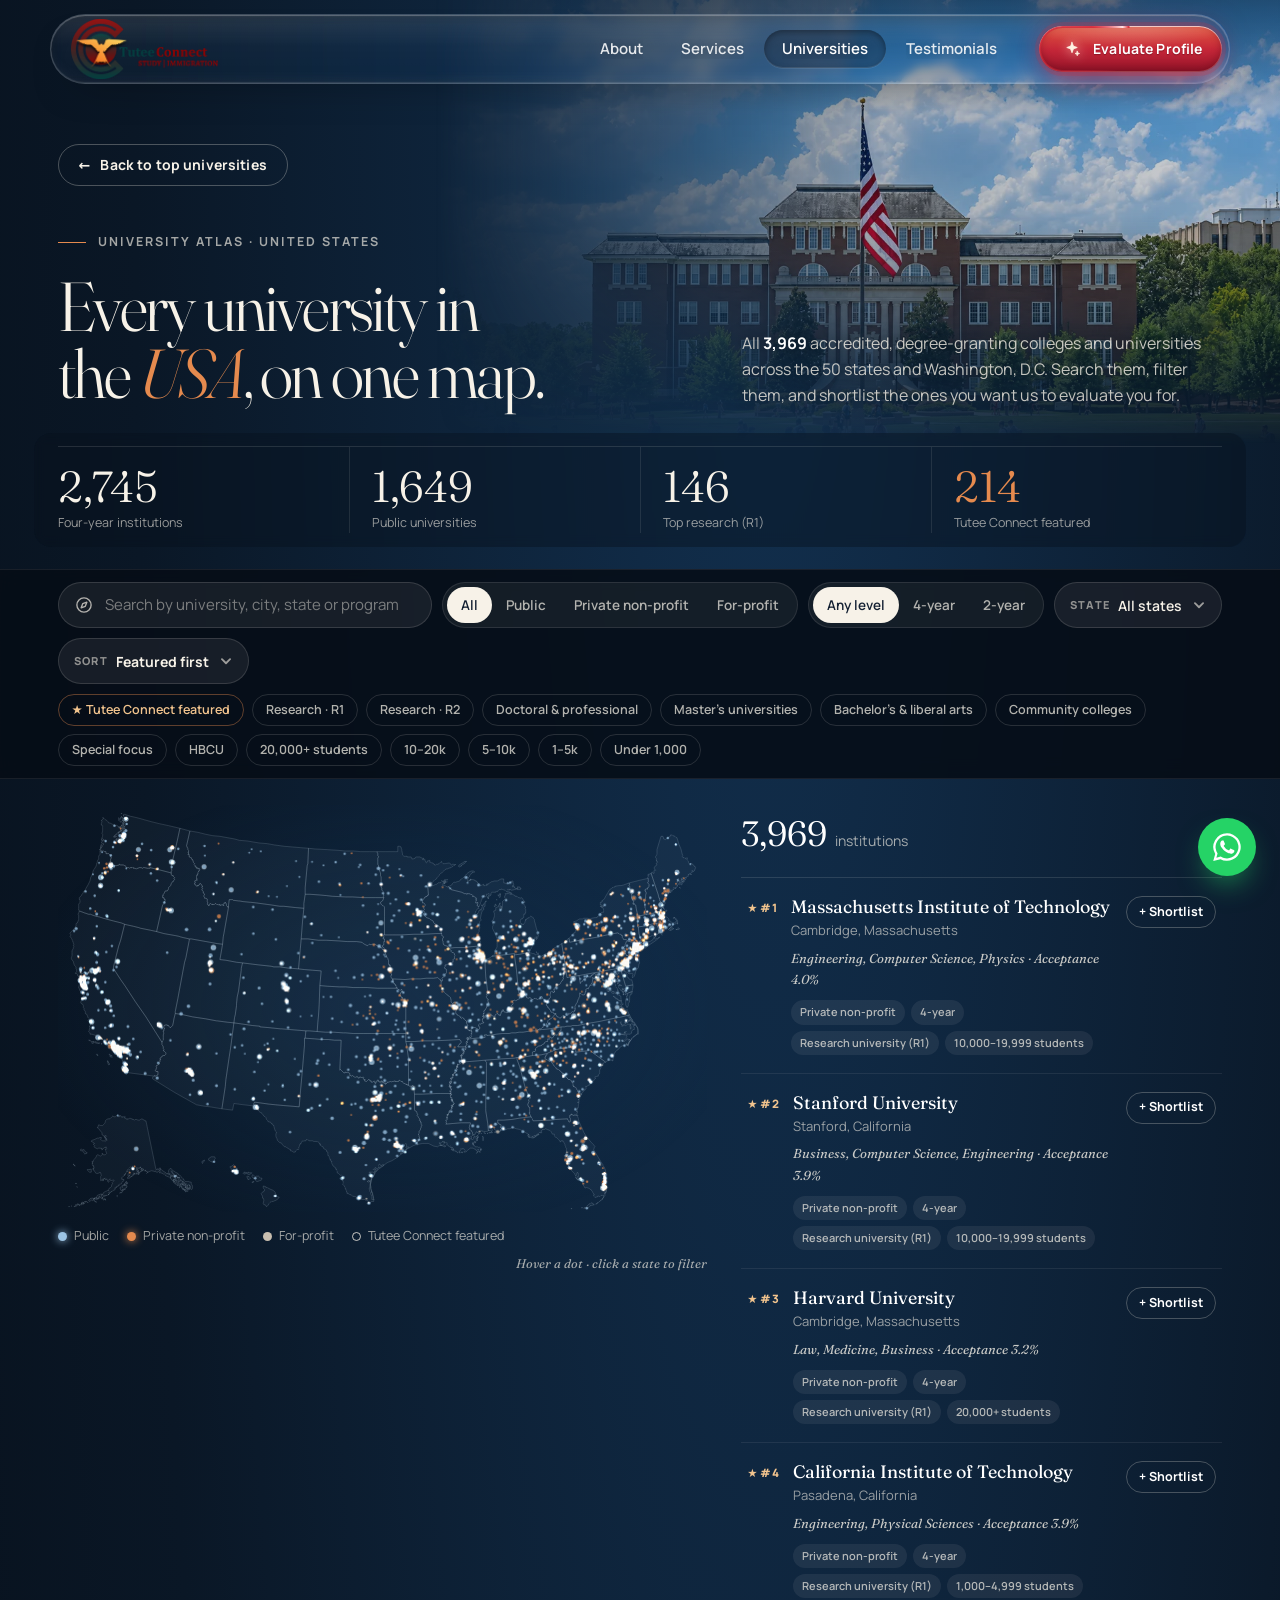
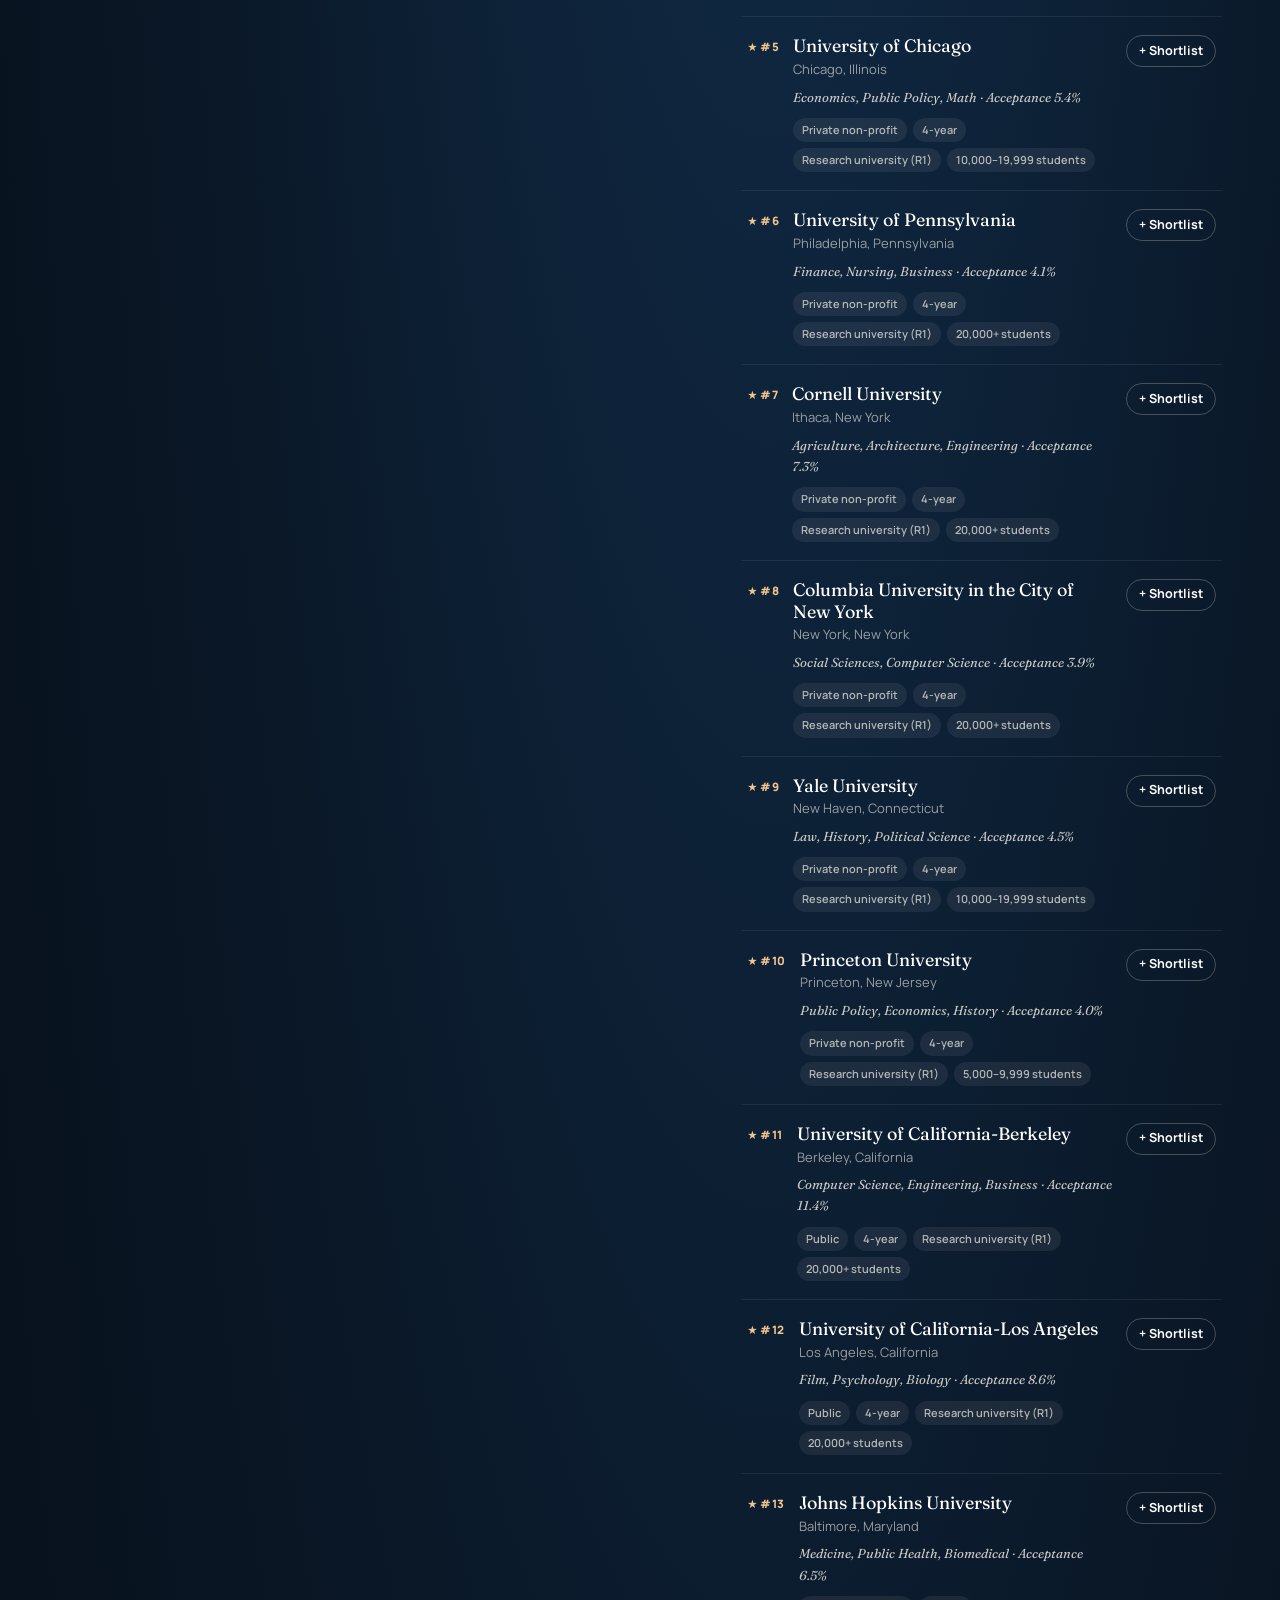
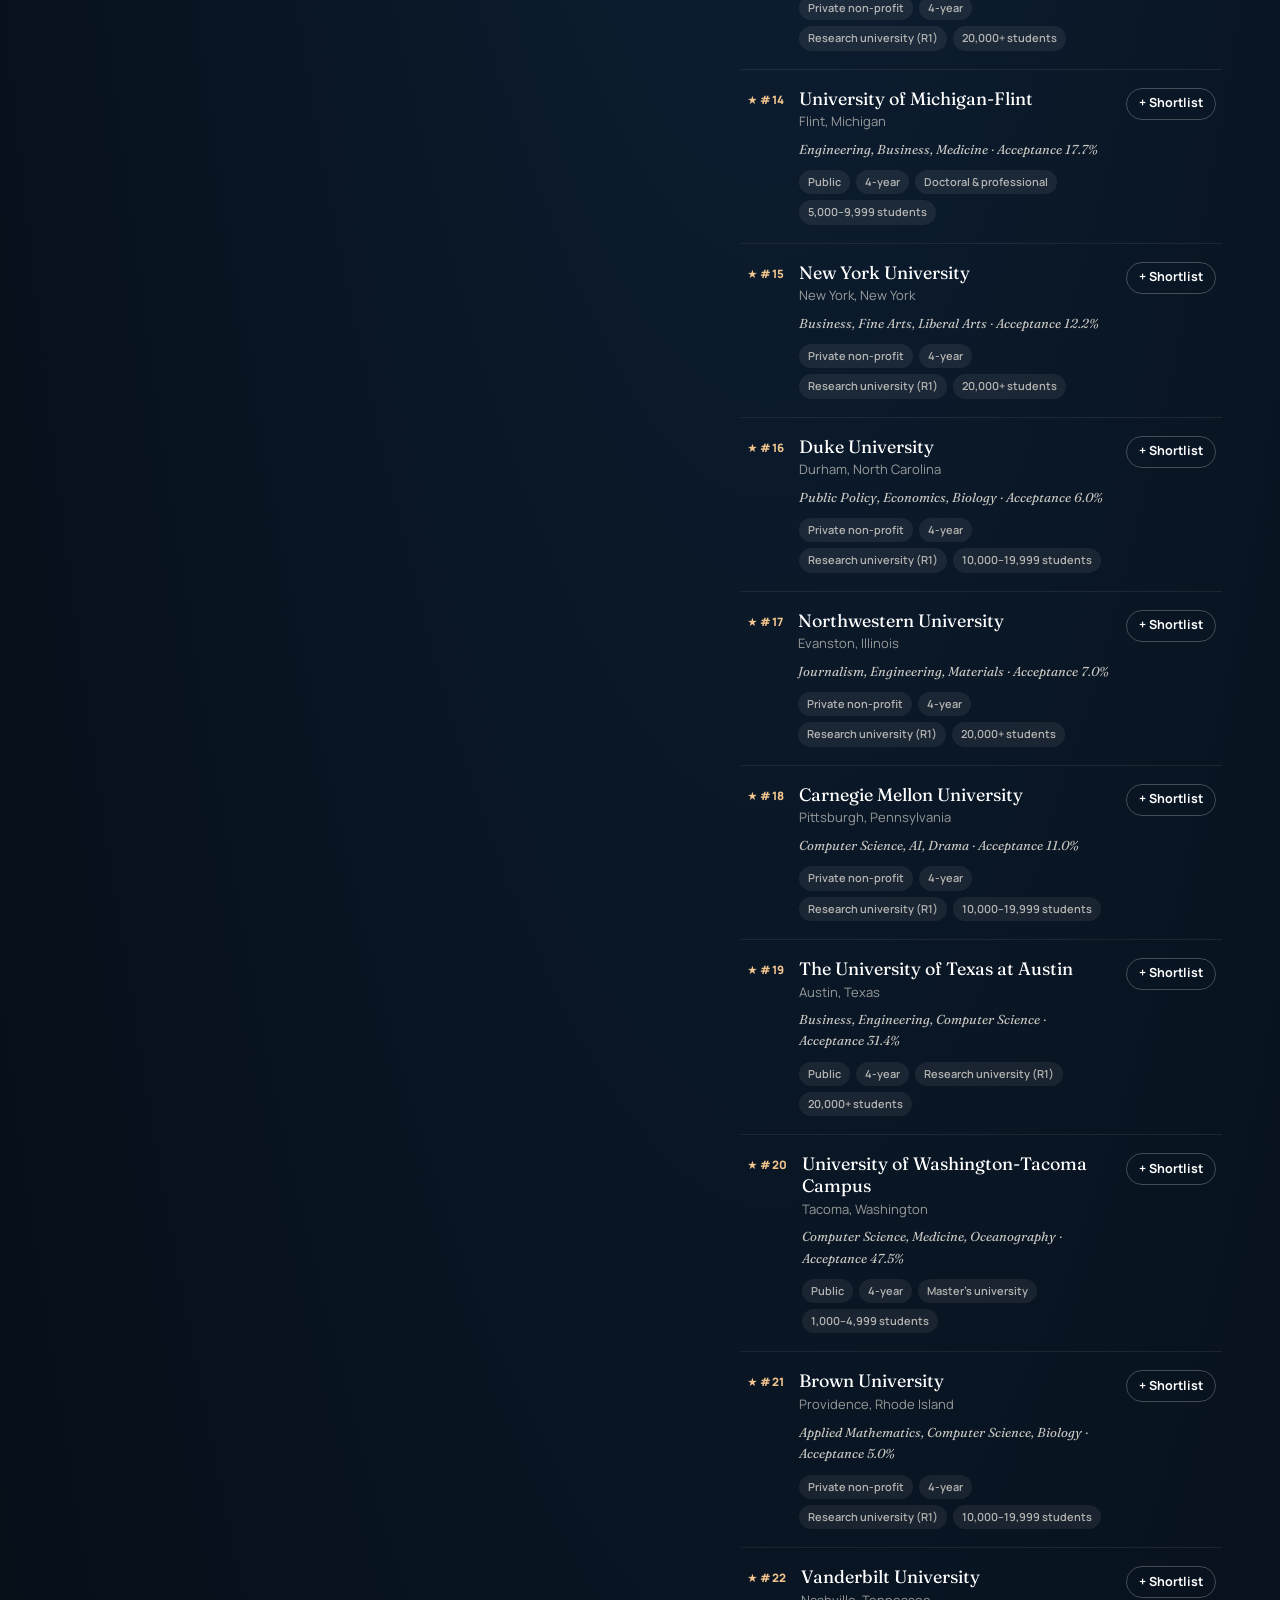
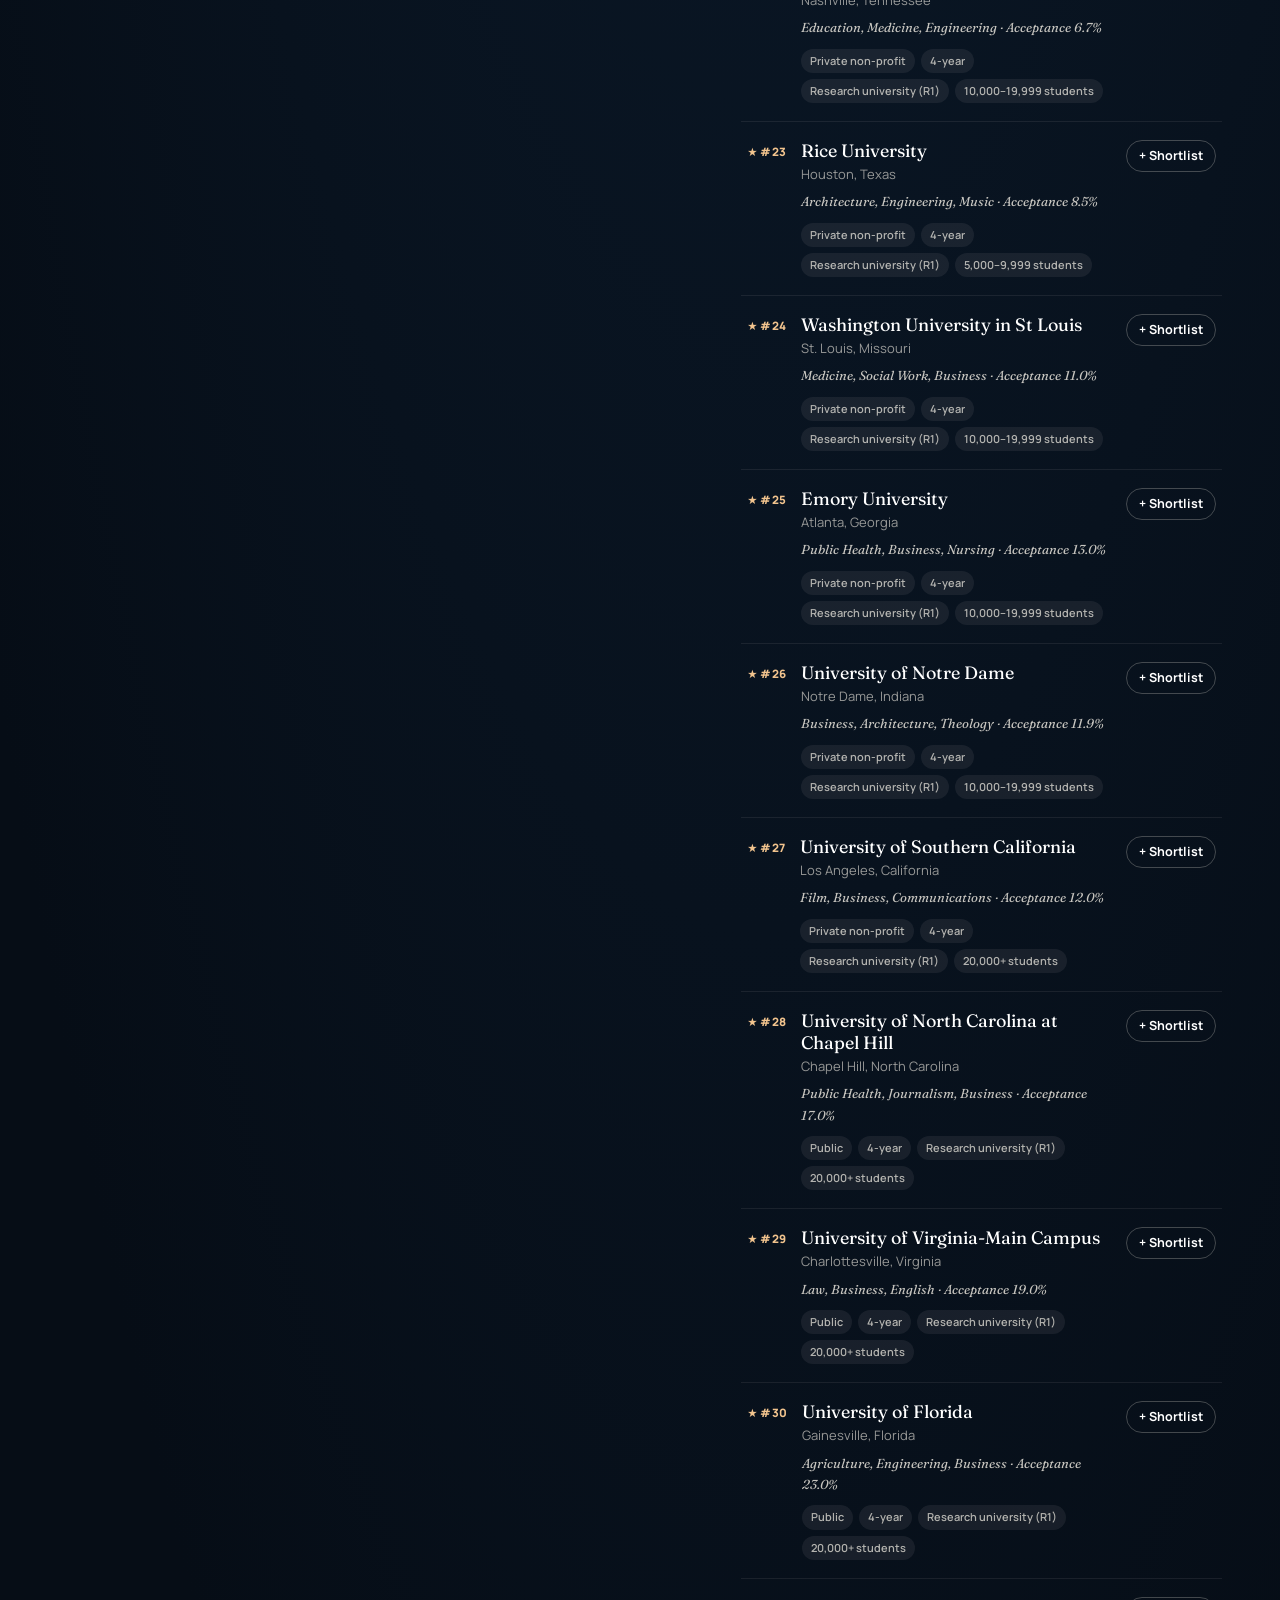
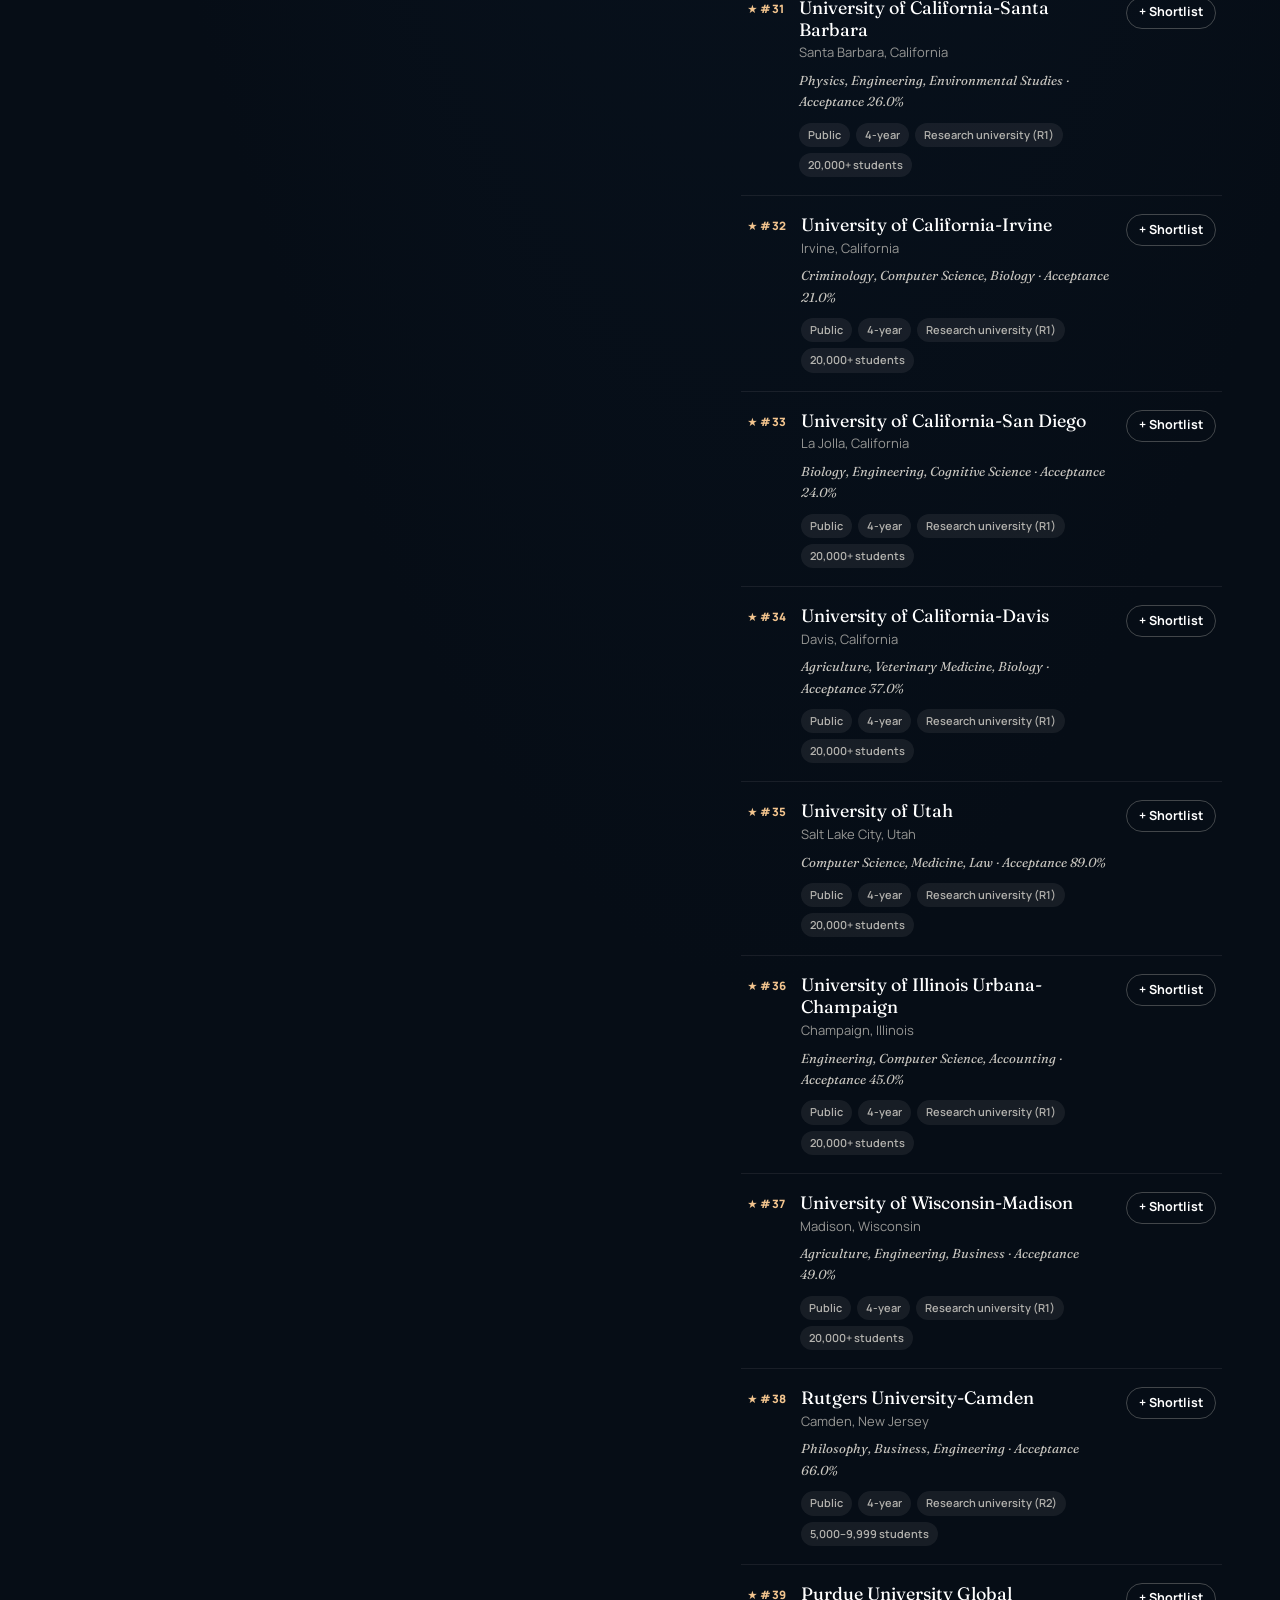
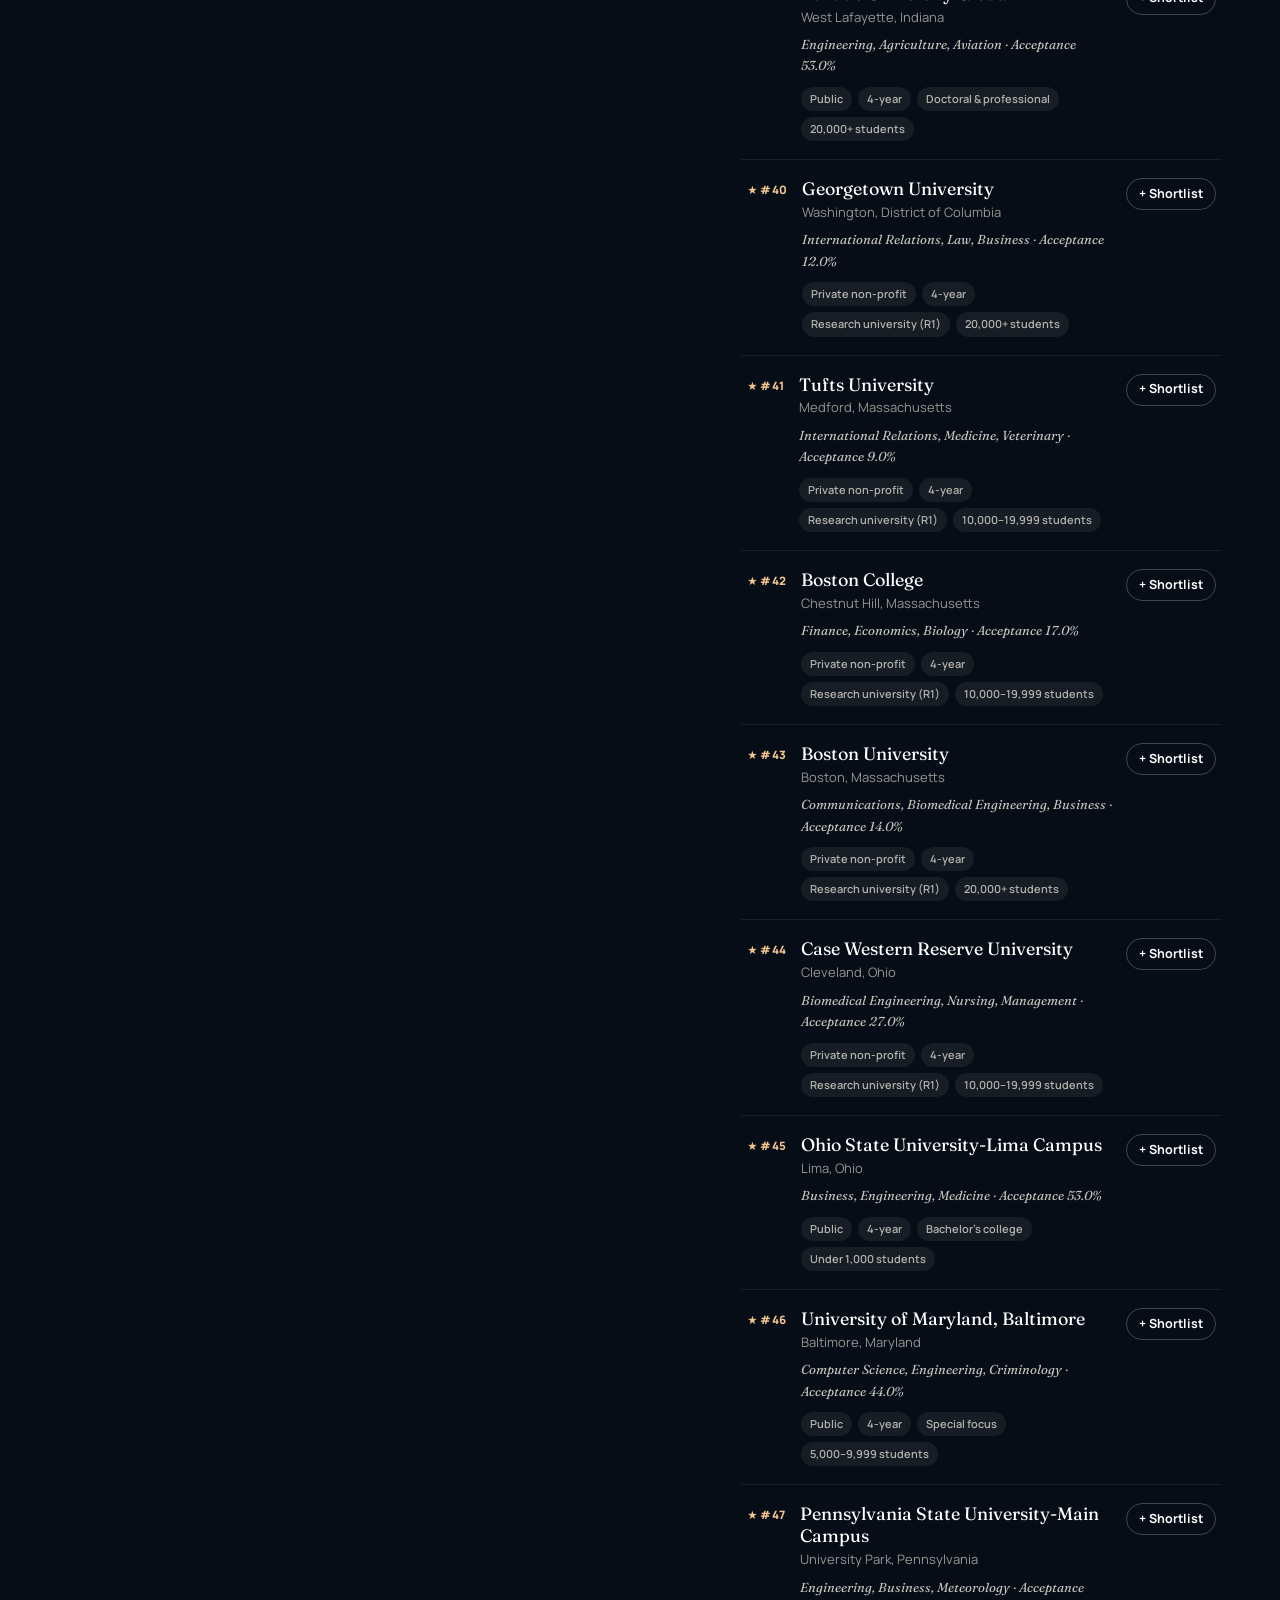
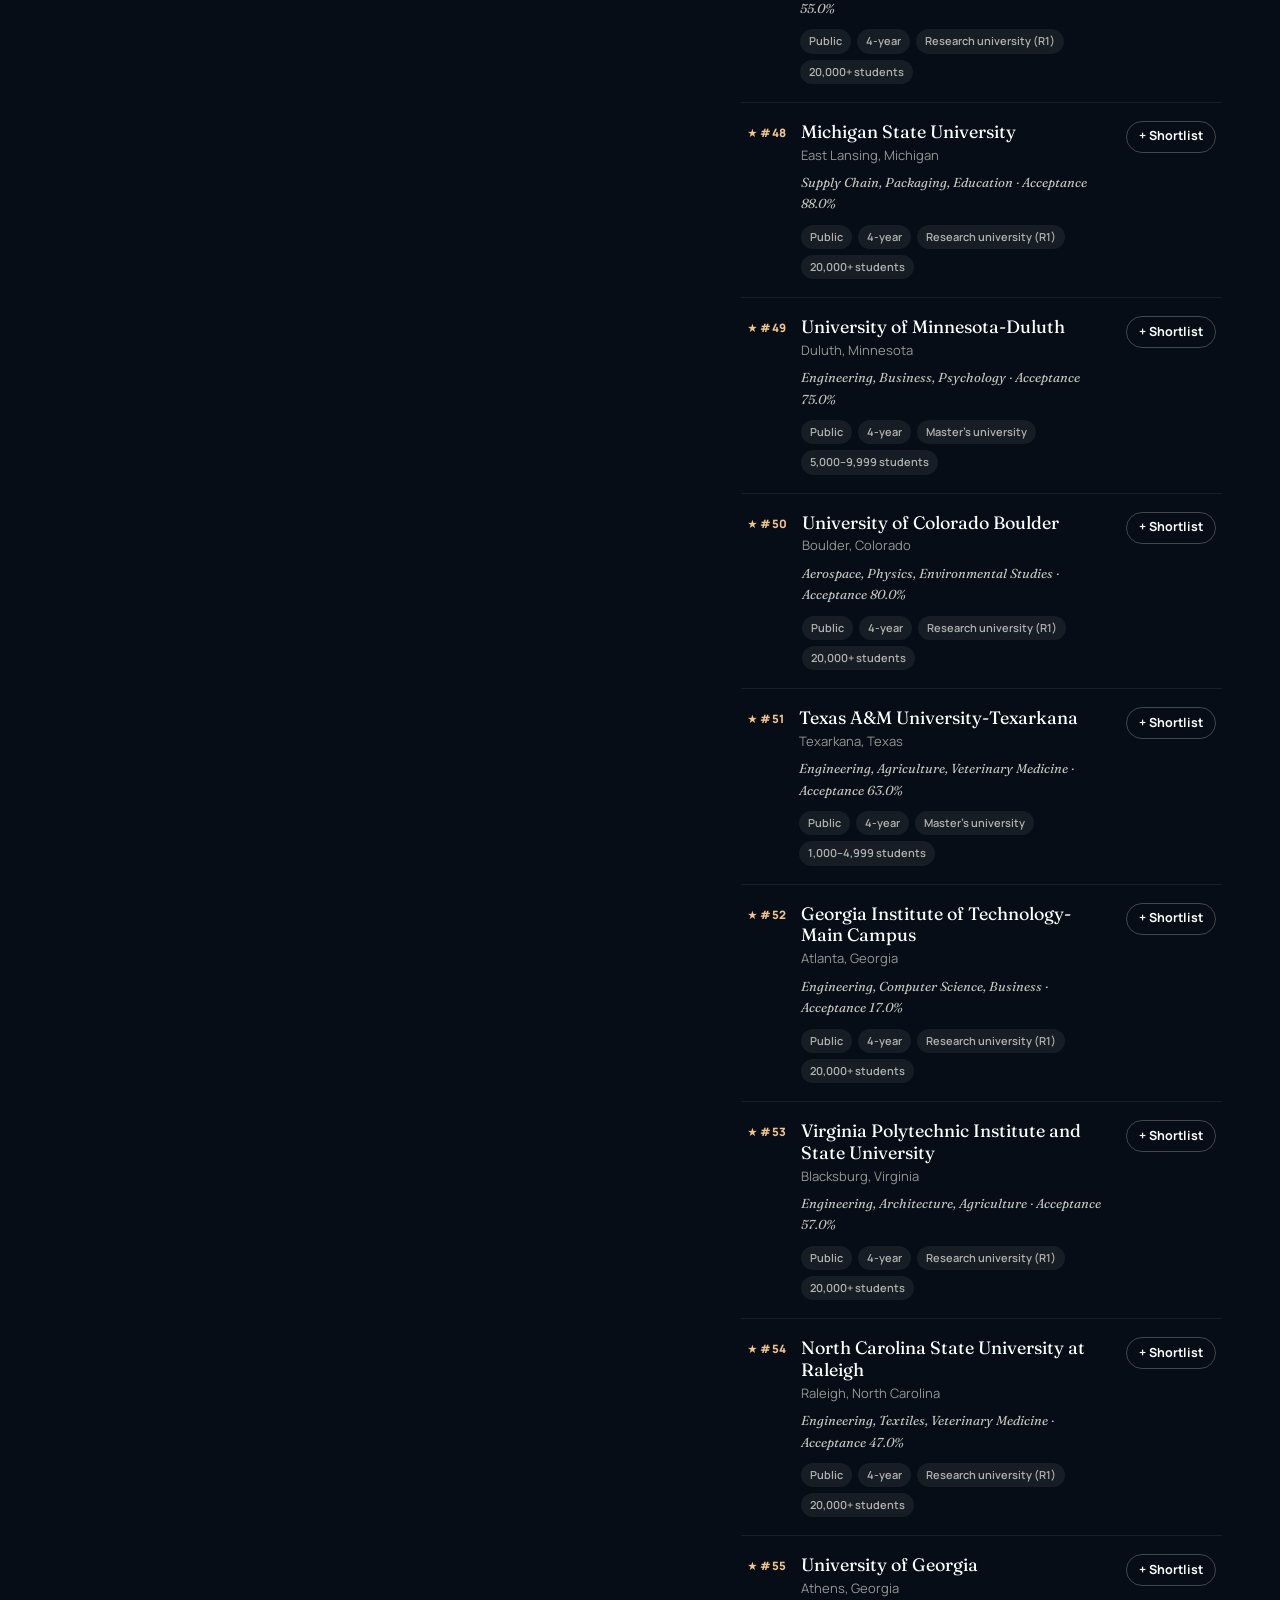
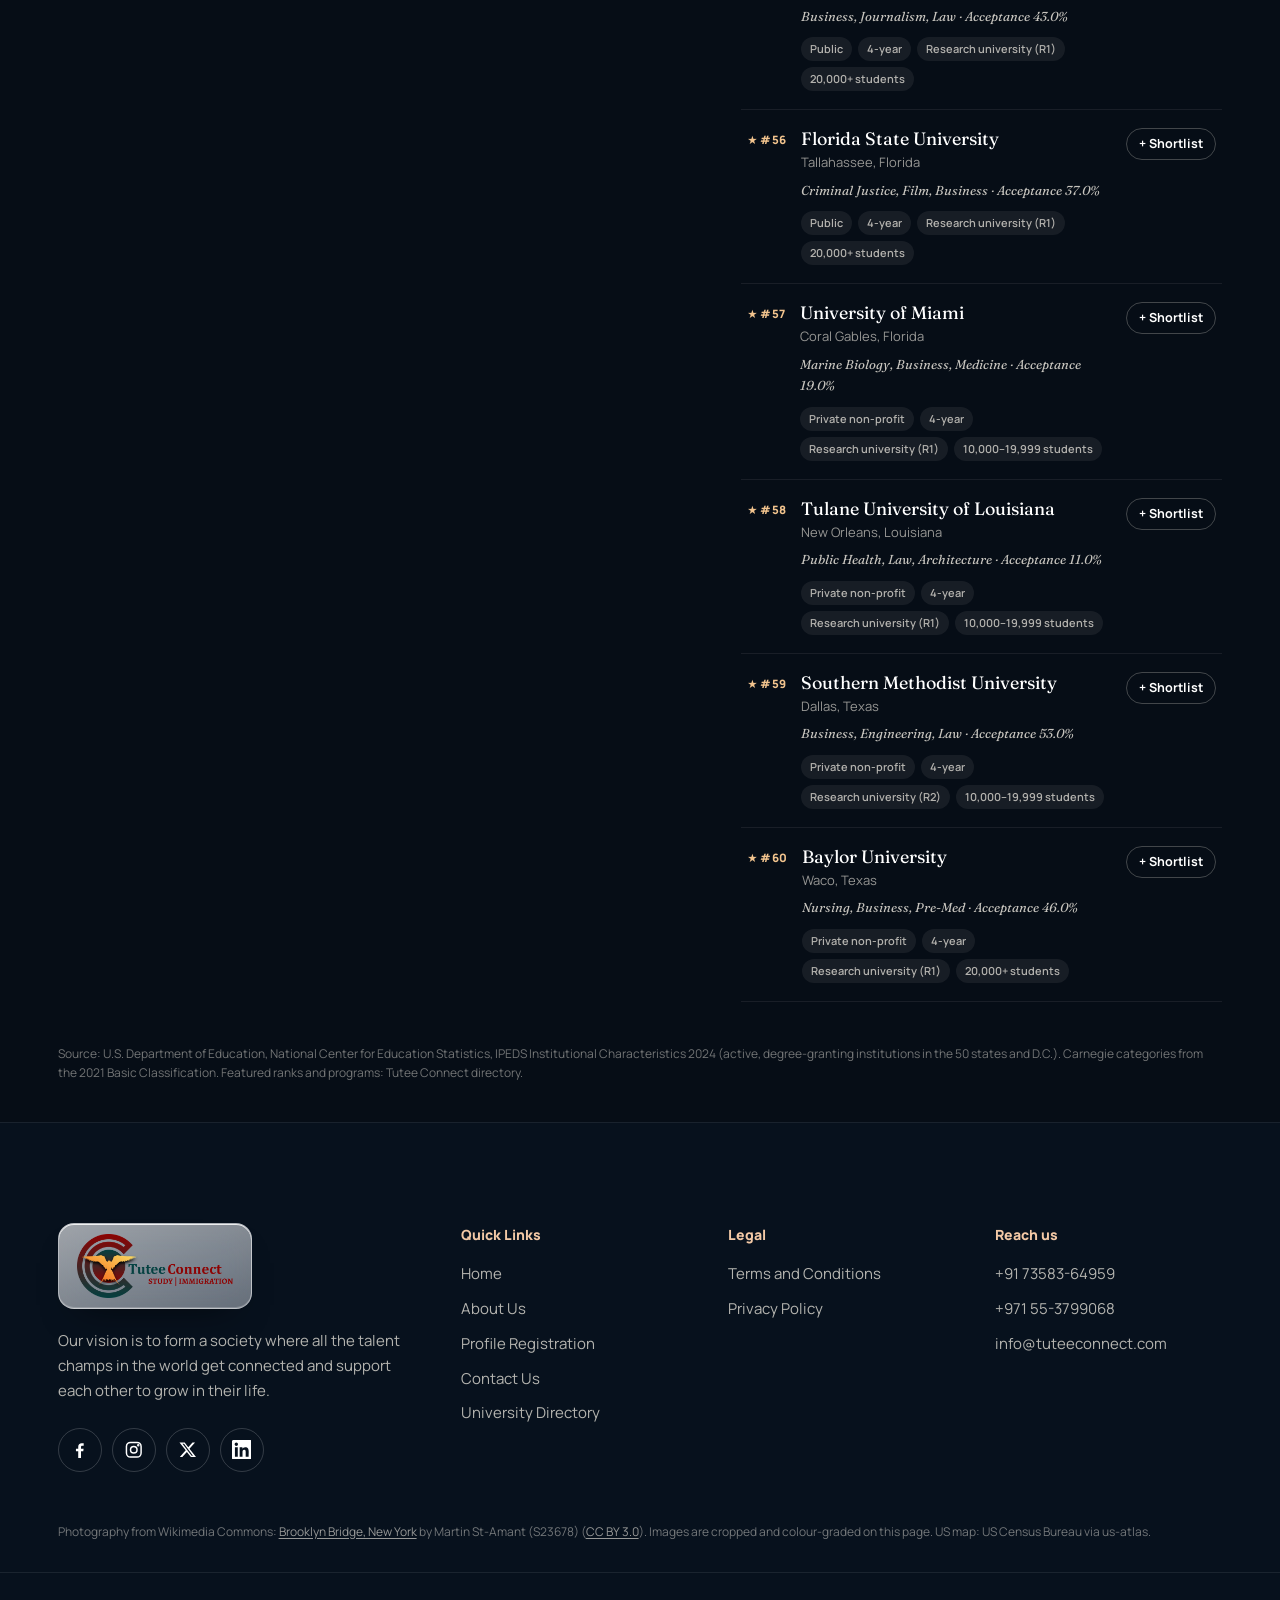
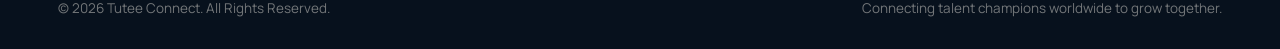
<file: universities.html>
<!doctype html>
<html lang="en">
<head>
<meta charset="utf-8">
<meta name="viewport" content="width=device-width, initial-scale=1, viewport-fit=cover">
<title>University Atlas: every US university — Tutee Connect USA</title>
<meta name="description" content="All 3,969 accredited, degree-granting US colleges and universities on one map. Search, filter by state, type and size, shortlist and apply with Tutee Connect.">
<meta name="theme-color" content="#0b2131">
<link rel="icon" type="image/png" href="assets/img/logo/favicon-64.png">
<link rel="apple-touch-icon" href="assets/img/logo/icon-192.png">
<link rel="preload" href="assets/fonts/manrope-latin-wght-normal.woff2" as="font" type="font/woff2" crossorigin>
<link rel="preload" href="assets/fonts/fraunces-latin-standard-normal.woff2" as="font" type="font/woff2" crossorigin>
<link rel="stylesheet" href="assets/css/site.css?v=20261113">
<script>document.documentElement.classList.add('js');</script>
<script>/* phones: keyboard-safe typing (same guard as the UAE page). While a field is focused, or the keyboard is closing,
   the page ignores keyboard resizes, blocks scripted scrolling, and freezes section heights so nothing jumps. */
!function(){var W=innerWidth,add=window.addEventListener.bind(window);
function typing(){var t=document.activeElement;return t&&/^(INPUT|TEXTAREA|SELECT)$/.test(t.tagName)}
window.addEventListener=function(type,fn,o){if(type==='resize'&&typeof fn==='function'){var f=fn;fn=function(e){var w=innerWidth;if(w!==W||!typing()&&!window.__kbClosing){W=w;return f.call(this,e)}}}return add(type,fn,o)};
document.addEventListener('focusout',function(){window.__kbClosing=true;setTimeout(function(){window.__kbClosing=false},700)});
var touch=matchMedia('(hover: none), (pointer: coarse)').matches;function hold(){return touch&&(typing()||window.__kbClosing)}
var RO=window.ResizeObserver;if(RO)window.ResizeObserver=function(cb){return new RO(function(e,o){hold()||cb(e,o)})};
var sT=window.scrollTo.bind(window),sB=window.scrollBy.bind(window),sI=Element.prototype.scrollIntoView;window.__rawScrollTo=sT;
window.scrollTo=function(){if(!hold())return sT.apply(window,arguments)};window.scrollBy=function(){if(!hold())return sB.apply(window,arguments)};
Element.prototype.scrollIntoView=function(){if(!hold())return sI.apply(this,arguments)};
if(touch){document.documentElement.classList.add('is-touch');var frozen=[],t=0;
document.addEventListener('focusin',function(e){if(!/^(INPUT|TEXTAREA|SELECT)$/.test(e.target.tagName))return;clearTimeout(t);
if(!frozen.length)document.querySelectorAll('main > *, .hero__stage, footer').forEach(function(el){var h=el.getBoundingClientRect().height;if(h){frozen.push([el,el.style.height,el.style.minHeight,el.style.maxHeight]);el.style.height=el.style.minHeight=el.style.maxHeight=h+'px'}})});
document.addEventListener('focusout',function(){clearTimeout(t);t=setTimeout(function(){if(!typing()){frozen.forEach(function(f){f[0].style.height=f[1];f[0].style.minHeight=f[2];f[0].style.maxHeight=f[3]});frozen=[]}},900)})}}();</script>
<script defer src="assets/js/universities-data.js?v=20261113"></script>
<script defer src="assets/js/us-institutions.js?v=20261113"></script>
<script defer src="assets/js/forms.js?v=20261113"></script>
<script defer src="assets/js/shortlist.js?v=20261113"></script>
<script defer src="assets/js/main.js?v=20261113"></script>
<script defer src="assets/js/universities.js?v=20261113"></script>
</head>
<body class="page-dir">
<a class="skip" href="#directory">Skip to directory</a>
<!-- ============ ICON SPRITE ============ -->
<svg width="0" height="0" style="position:absolute" aria-hidden="true" xmlns:c2pa="http://c2pa.org/manifest"><metadata><c2pa:manifest>[base64]/[base64]/[base64]/[base64]/3cyjxFA3Qo5S46fX0/ihY0VZ7mfb9KF703t5OjWDBWMA4GA1UdDwEB/wQEAwIHgDAVBgNVHSUEDjAMBgorBgEEAYPoXgIBMAwGA1UdEwEB/wQCMAAwHwYDVR0jBBgwFoAUzlHiBIFOZFsj+OPEz5o+nMHXXMIwCgYIKoZIzj0EAwMDZwAwZAIwMXMdFJ4BetLLVY7ORuE9noqbbAZOZn/aArXyTwFAZfKrPzxF2vPoJNf1+UCdg1XGAjBwX1zd9WGqYkqmL5SFqw1QySjr1zJfpJM9+1rdDwSPLMOPOjKuiXjoU/[base64]</c2pa:manifest></metadata>
  <defs>
    <symbol id="i-arrow" viewBox="0 0 24 24"><path d="M5 12h14M13 6l6 6-6 6"/></symbol>
    <symbol id="i-arrow-left" viewBox="0 0 24 24"><path d="M19 12H5M11 18l-6-6 6-6"/></symbol>
    <symbol id="i-arrow-down" viewBox="0 0 24 24"><path d="M12 5v14M6 13l6 6 6-6"/></symbol>
    <symbol id="i-expand" viewBox="0 0 24 24"><path d="M15 3h6v6M9 21H3v-6M21 3l-7 7M3 21l7-7"/></symbol>
    <symbol id="i-close" viewBox="0 0 24 24"><path d="M18 6 6 18M6 6l12 12"/></symbol>
    <symbol id="i-plus" viewBox="0 0 24 24"><path d="M12 5v14M5 12h14"/></symbol>
    <symbol id="i-check" viewBox="0 0 24 24"><path d="M20 6 9 17l-5-5"/></symbol>
    <symbol id="i-menu" viewBox="0 0 24 24"><path d="M4 7h16M4 12h16M4 17h10"/></symbol>
    <symbol id="i-compass" viewBox="0 0 24 24"><circle cx="12" cy="12" r="9.5"/><path d="m15.8 8.2-2.1 5.5-5.5 2.1 2.1-5.5z"/></symbol>
    <symbol id="i-languages" viewBox="0 0 24 24"><path d="m5 8 6 6M4 14l6-6 2-3M2 5h12M7 2h1M22 22l-5-10-5 10M14 18h6"/></symbol>
    <symbol id="i-landmark" viewBox="0 0 24 24"><path d="M3 22h18M6 18v-7M10 18v-7M14 18v-7M18 18v-7M12 2l9 5H3z"/></symbol>
    <symbol id="i-file" viewBox="0 0 24 24"><path d="M14 2H6a2 2 0 0 0-2 2v16a2 2 0 0 0 2 2h12a2 2 0 0 0 2-2V8z"/><path d="M14 2v6h6M8 13h8M8 17h6"/></symbol>
    <symbol id="i-passport" viewBox="0 0 24 24"><rect x="4" y="2" width="16" height="20" rx="2"/><circle cx="12" cy="10" r="3.5"/><path d="M8.5 10h7M12 6.5c1.2 1 1.2 6 0 7M12 6.5c-1.2 1-1.2 6 0 7M8 17.5h8"/></symbol>
    <symbol id="i-home" viewBox="0 0 24 24"><path d="m3 10 9-7 9 7v10a2 2 0 0 1-2 2H5a2 2 0 0 1-2-2z"/><path d="M9 22V12h6v10"/></symbol>
    <symbol id="i-wallet" viewBox="0 0 24 24"><path d="M19 7V5a2 2 0 0 0-2-2H5a2 2 0 0 0 0 4h15a1 1 0 0 1 1 1v4h-3a2 2 0 0 0 0 4h3a1 1 0 0 0 1-1v-2"/><path d="M3 5v14a2 2 0 0 0 2 2h15a1 1 0 0 0 1-1v-4"/></symbol>
    <symbol id="i-plane" viewBox="0 0 24 24"><path d="M2 22h20M3.8 18.2 2 13l2-.6 2.4 2.7 3.6-1.1L7 6l2.4-.7 6.4 6.8 4.2-1.3a2 2 0 0 1 1.2 3.8l-15.7 4.8z"/></symbol>
    <symbol id="i-users" viewBox="0 0 24 24"><path d="M16 21v-2a4 4 0 0 0-4-4H6a4 4 0 0 0-4 4v2"/><circle cx="9" cy="7" r="4"/><path d="M22 21v-2a4 4 0 0 0-3-3.87M16 3.13a4 4 0 0 1 0 7.75"/></symbol>
    <symbol id="i-award" viewBox="0 0 24 24"><circle cx="12" cy="8" r="6"/><path d="M15.5 13.5 17 22l-5-3-5 3 1.5-8.5"/></symbol>
    <symbol id="i-grad" viewBox="0 0 24 24"><path d="M22 10 12 5 2 10l10 5z"/><path d="M6 12v5c3 2.5 9 2.5 12 0v-5M22 10v6"/></symbol>
    <symbol id="i-pen" viewBox="0 0 24 24"><path d="M12 20h9"/><path d="M16.5 3.5a2.1 2.1 0 0 1 3 3L7 19l-4 1 1-4z"/></symbol>
    <symbol id="i-briefcase" viewBox="0 0 24 24"><rect x="2" y="7" width="20" height="14" rx="2"/><path d="M16 21V5a2 2 0 0 0-2-2h-4a2 2 0 0 0-2 2v16"/></symbol>
    <symbol id="i-dollar" viewBox="0 0 24 24"><path d="M12 2v20M17 5H9.5a3.5 3.5 0 0 0 0 7h5a3.5 3.5 0 0 1 0 7H6"/></symbol>
    <symbol id="i-trend" viewBox="0 0 24 24"><path d="m22 7-8.5 8.5-5-5L2 17"/><path d="M16 7h6v6"/></symbol>
    <symbol id="i-shield" viewBox="0 0 24 24"><path d="M12 22s8-4 8-10V5l-8-3-8 3v7c0 6 8 10 8 10z"/><path d="m9 12 2 2 4-4"/></symbol>
    <symbol id="i-bank" viewBox="0 0 24 24"><path d="M3 21h18M3 10h18M5 6l7-3 7 3M4 10v11M20 10v11M8 14v3M12 14v3M16 14v3"/></symbol>
    <symbol id="i-pin" viewBox="0 0 24 24"><path d="M20 10c0 6-8 12-8 12s-8-6-8-12a8 8 0 0 1 16 0z"/><circle cx="12" cy="10" r="3"/></symbol>
    <symbol id="i-phone" viewBox="0 0 24 24"><path d="M22 16.9v3a2 2 0 0 1-2.2 2 19.8 19.8 0 0 1-8.6-3.1 19.5 19.5 0 0 1-6-6A19.8 19.8 0 0 1 2.1 4.2 2 2 0 0 1 4.1 2h3a2 2 0 0 1 2 1.7c.1 1 .4 1.9.7 2.8a2 2 0 0 1-.5 2.1L8 9.9a16 16 0 0 0 6 6l1.3-1.3a2 2 0 0 1 2.1-.4c.9.3 1.8.6 2.8.7a2 2 0 0 1 1.7 2z"/></symbol>
    <symbol id="i-mail" viewBox="0 0 24 24"><rect x="2" y="4" width="20" height="16" rx="2"/><path d="m22 7-10 6L2 7"/></symbol>
    <symbol id="i-user" viewBox="0 0 24 24"><path d="M19 21v-2a4 4 0 0 0-4-4H9a4 4 0 0 0-4 4v2"/><circle cx="12" cy="7" r="4"/></symbol>
    <symbol id="i-send" viewBox="0 0 24 24"><path d="m22 2-7 20-4-9-9-4z"/><path d="M22 2 11 13"/></symbol>
    <symbol id="i-refresh" viewBox="0 0 24 24"><path d="M3 12a9 9 0 0 1 15-6.7L21 8M21 3v5h-5M21 12a9 9 0 0 1-15 6.7L3 16M3 21v-5h5"/></symbol>
    <symbol id="i-sparkle" viewBox="0 0 24 24"><path d="M12 3l1.9 5.1L19 10l-5.1 1.9L12 17l-1.9-5.1L5 10l5.1-1.9zM19 15l.8 2.2L22 18l-2.2.8L19 21l-.8-2.2L16 18l2.2-.8z"/></symbol>
    <symbol id="i-quote" viewBox="0 0 24 24"><path d="M3 21c3 0 7-1 7-8V5c0-1.25-.76-2-2-2H4c-1.25 0-2 .75-2 1.97V11c0 1.25.75 2 2 2 1 0 1 0 1 1v1c0 1-1 2-2 2s-1 .01-1 1.03V20c0 1 0 1 1 1zM15 21c3 0 7-1 7-8V5c0-1.25-.76-2-2-2h-4c-1.25 0-2 .75-2 1.97V11c0 1.25.75 2 2 2h.75c0 2.25.25 4-2.75 4v3c0 1 0 1 1 1z"/></symbol>
    <symbol id="i-star" viewBox="0 0 24 24"><path d="m12 2 3.1 6.3 6.9 1-5 4.9 1.2 6.8L12 17.8 5.8 21l1.2-6.8-5-4.9 6.9-1z"/></symbol>
    <symbol id="i-whatsapp" viewBox="0 0 24 24"><path fill="currentColor" stroke="none" d="M17.5 14.4c-.3-.1-1.8-.9-2-1-.3-.1-.5-.1-.7.1-.2.3-.8 1-.9 1.2-.2.2-.3.2-.6.1a8.2 8.2 0 0 1-4-3.5c-.3-.5.3-.5.9-1.6.1-.2 0-.4 0-.5l-.9-2.2c-.2-.6-.5-.5-.7-.5h-.6c-.2 0-.5.1-.8.4-.3.3-1 1-1 2.5s1.1 2.9 1.2 3.1c.1.2 2.1 3.2 5.1 4.5 1.9.8 2.6.9 3.6.7.6-.1 1.8-.7 2-1.4.3-.7.3-1.3.2-1.4l-.6-.3zM12 21.8c-1.8 0-3.5-.5-5-1.4l-.4-.2-3.7 1 1-3.6-.2-.4A9.8 9.8 0 1 1 12 21.8zm0-21.6A11.8 11.8 0 0 0 1.9 18l-1.7 6 6.2-1.6A11.8 11.8 0 1 0 12 .2z"/></symbol>
    <symbol id="i-facebook" viewBox="0 0 24 24"><path fill="currentColor" stroke="none" d="M13.5 22v-8.2h2.8l.4-3.2h-3.2v-2c0-.9.3-1.6 1.6-1.6h1.7V4.1c-.3 0-1.3-.1-2.5-.1-2.5 0-4.2 1.5-4.2 4.3v2.4H7.3v3.2h2.8V22z"/></symbol>
    <symbol id="i-instagram" viewBox="0 0 24 24"><rect x="3" y="3" width="18" height="18" rx="5"/><circle cx="12" cy="12" r="4"/><circle cx="17.5" cy="6.5" r=".6" fill="currentColor"/></symbol>
    <symbol id="i-x" viewBox="0 0 24 24"><path fill="currentColor" stroke="none" d="M17.8 3h3.1l-6.8 7.7 8 10.3h-6.3l-4.9-6.4L5.3 21H2.2l7.3-8.3L1.8 3h6.4l4.4 5.8zm-1.1 16.2h1.7L7.4 4.7H5.5z"/></symbol>
    <symbol id="i-linkedin" viewBox="0 0 24 24"><path fill="currentColor" stroke="none" d="M20.4 20.5h-3.6v-5.6c0-1.3 0-3-1.8-3s-2.1 1.4-2.1 2.9v5.7H9.4V9h3.4v1.6c.5-.9 1.6-1.8 3.4-1.8 3.6 0 4.3 2.4 4.3 5.5zM5.3 7.4a2.1 2.1 0 1 1 0-4.2 2.1 2.1 0 0 1 0 4.2zM7.1 20.5H3.6V9h3.5zM22.2 0H1.8C.8 0 0 .8 0 1.7v20.6c0 .9.8 1.7 1.8 1.7h20.4c1 0 1.8-.8 1.8-1.7V1.7C24 .8 23.2 0 22.2 0z"/></symbol>
  </defs>
</svg>



<!-- ============ HEADER ============ -->
<header class="nav" data-nav>
  <div class="nav__inner">
    <a class="nav__brand" href="index.html#home" aria-label="Tutee Connect — home">
      <img src="assets/img/logo/logo-tc-600.png" srcset="assets/img/logo/logo-tc-600.png 1x, assets/img/logo/logo-tc-1200.png 2x" width="600" height="245" alt="Tutee Connect Logo" decoding="async">
    </a>
    <nav class="nav__links" aria-label="Primary">
      <a href="https://tuteeconnect.com/about.html" target="_blank" rel="noopener">About</a>
      <a href="index.html#services" >Services</a>
      <a href="universities.html" class="is-active" aria-current="page">Universities</a>
      <a href="index.html#testimonials" >Testimonials</a>
    </nav>
    <a class="btn btn--primary btn--sm btn--gem nav__cta" href="index.html#contact" data-magnetic><svg class="ico btn__spark" aria-hidden="true"><use href="#i-sparkle"/></svg><span>Evaluate Profile</span></a>
    <button class="nav__burger" type="button" aria-label="Open menu" aria-expanded="false" aria-controls="mobileMenu" data-menu-open><svg class="ico"><use href="#i-menu"/></svg></button>
  </div>
</header>

<div class="menu" id="mobileMenu" data-menu hidden>
  <div class="menu__glow" aria-hidden="true"></div>
  <div class="menu__head">
    <img src="assets/img/logo/logo-tc-600.png" srcset="assets/img/logo/logo-tc-600.png 1x, assets/img/logo/logo-tc-1200.png 2x" width="600" height="245" alt="Tutee Connect Logo" decoding="async">
    <button class="menu__close" type="button" aria-label="Close menu" data-menu-close><svg class="ico"><use href="#i-close"/></svg></button>
  </div>
  <p class="menu__k">Your route to the USA</p>
  <nav class="menu__links" aria-label="Mobile">
    <a href="index.html#home" style="--i:0"><span>01</span><b>Home</b><svg class="menu__arr" viewBox="0 0 20 20" aria-hidden="true"><path d="M4 10h11M11 5.5 15.5 10 11 14.5"/></svg></a>
    <a href="https://tuteeconnect.com/about.html" target="_blank" rel="noopener" style="--i:1"><span>02</span><b>About</b><svg class="menu__arr" viewBox="0 0 20 20" aria-hidden="true"><path d="M4 10h11M11 5.5 15.5 10 11 14.5"/></svg></a>
    <a href="index.html#services" style="--i:2"><span>03</span><b>Services</b><svg class="menu__arr" viewBox="0 0 20 20" aria-hidden="true"><path d="M4 10h11M11 5.5 15.5 10 11 14.5"/></svg></a>
    <a href="index.html#finder" style="--i:3"><span>04</span><b>Universities</b><svg class="menu__arr" viewBox="0 0 20 20" aria-hidden="true"><path d="M4 10h11M11 5.5 15.5 10 11 14.5"/></svg></a>
    <a href="index.html#testimonials" style="--i:4"><span>05</span><b>Testimonials</b><svg class="menu__arr" viewBox="0 0 20 20" aria-hidden="true"><path d="M4 10h11M11 5.5 15.5 10 11 14.5"/></svg></a>
  </nav>
  <ul class="menu__proof" aria-label="Tutee Connect in numbers"><li><b>99%</b><span>F-1 visa success rate</span></li><li><b>200+</b><span>USA university tie-ups</span></li><li><b>5K+</b><span>Students guided</span></li></ul>
  <div class="menu__ctas">
    <a class="btn btn--primary btn--gem btn--block" href="index.html#contact"><span>Evaluate Profile</span><svg class="ico"><use href="#i-arrow"/></svg></a>
  </div>
  <p class="menu__foot"><a href="tel:+917358364959"><svg class="ico" aria-hidden="true"><use href="#i-phone"/></svg>+91 73583-64959</a><a href="mailto:info@tuteeconnect.com"><svg class="ico" aria-hidden="true"><use href="#i-mail"/></svg>info@tuteeconnect.com</a></p>
</div>


<main id="main">
  <section class="atlas" id="directory" data-atlas>
    <div class="atlas__cover" aria-hidden="true"><img src="assets/img/atlas-campus-2400.webp" srcset="assets/img/atlas-campus-1200.webp 1200w, assets/img/atlas-campus-2400.webp 2400w" sizes="(max-width: 760px) 100vw, 62vw" alt="" width="2400" height="1600" fetchpriority="high" decoding="async"></div>
    <div class="atlas__hero wrap">
      <a class="atlas__back" href="index.html#finder"><span aria-hidden="true">←</span> Back to top universities</a>
      <p class="atlas__k"><span></span>University Atlas · United States</p>
      <h1 class="atlas__title">Every university in the <em>USA</em>, on one map.</h1>
      <p class="atlas__lede">All <b data-stat="total">3,969</b> accredited, degree-granting colleges and universities across the 50 states and Washington, D.C. Search them, filter them, and shortlist the ones you want us to evaluate you for.</p>
      <dl class="atlas__stats">
        <div><dt>Four-year institutions</dt><dd data-stat="four">0</dd></div>
        <div><dt>Public universities</dt><dd data-stat="public">0</dd></div>
        <div><dt>Top research (R1)</dt><dd data-stat="r1">0</dd></div>
        <div><dt>Tutee Connect featured</dt><dd data-stat="featured">0</dd></div>
      </dl>
    </div>

    <div class="atlas__bar" data-atlas-bar>
      <div class="wrap atlas__barin">
        <label class="atlas__search"><svg class="ico" aria-hidden="true"><use href="#i-compass"/></svg><span class="sr-only">Search universities</span>
          <input type="search" placeholder="Search by university, city, state or program…" autocomplete="off" spellcheck="false" data-a-q></label>
        <div class="atlas__seg" role="group" aria-label="Type" data-a-group="control">
          <button type="button" data-v="" aria-pressed="true">All</button><button type="button" data-v="1" aria-pressed="false">Public</button><button type="button" data-v="2" aria-pressed="false">Private non-profit</button><button type="button" data-v="3" aria-pressed="false">For-profit</button>
        </div>
        <div class="atlas__seg" role="group" aria-label="Level" data-a-group="level">
          <button type="button" data-v="" aria-pressed="true">Any level</button><button type="button" data-v="1" aria-pressed="false">4-year</button><button type="button" data-v="2" aria-pressed="false">2-year</button>
        </div>
        <div class="atlas__sel"><select data-a-state aria-label="Filter by state"><option value="" data-label="All states" data-sub="3,969">All states</option></select></div>
        <div class="atlas__sel"><select data-a-sort aria-label="Sort results"><option value="feat" data-short="Featured first" data-sub="Our picks on top">Featured first</option><option value="az" data-short="A–Z" data-sub="By name">A–Z</option><option value="size" data-short="Largest first" data-sub="By enrolment">Largest first</option></select></div>
      </div>
      <div class="wrap atlas__chips" data-a-chips>
        <button type="button" class="achip achip--feat" data-chip="feat" aria-pressed="false">★ Tutee Connect featured</button>
        <button type="button" class="achip" data-chip="cat:R1" aria-pressed="false">Research · R1</button>
        <button type="button" class="achip" data-chip="cat:R2" aria-pressed="false">Research · R2</button>
        <button type="button" class="achip" data-chip="cat:D" aria-pressed="false">Doctoral &amp; professional</button>
        <button type="button" class="achip" data-chip="cat:M" aria-pressed="false">Master's universities</button>
        <button type="button" class="achip" data-chip="cat:B" aria-pressed="false">Bachelor's &amp; liberal arts</button>
        <button type="button" class="achip" data-chip="cat:A" aria-pressed="false">Community colleges</button>
        <button type="button" class="achip" data-chip="cat:S" aria-pressed="false">Special focus</button>
        <button type="button" class="achip" data-chip="hbcu" aria-pressed="false">HBCU</button>
        <button type="button" class="achip" data-chip="size:5" aria-pressed="false">20,000+ students</button>
        <button type="button" class="achip" data-chip="size:4" aria-pressed="false">10–20k</button>
        <button type="button" class="achip" data-chip="size:3" aria-pressed="false">5–10k</button>
        <button type="button" class="achip" data-chip="size:2" aria-pressed="false">1–5k</button>
        <button type="button" class="achip" data-chip="size:1" aria-pressed="false">Under 1,000</button>
        <button type="button" class="achip achip--reset" data-a-reset hidden>Clear all</button>
      </div>
    </div>

    <div class="wrap atlas__body">
      <div class="atlas__mapcol">
        <div class="atlas__map" data-a-map>
          <svg class="atlas__states" viewBox="0 0 975 610" aria-hidden="true" data-a-states><path data-st="AL" d="M647,492L651,491L651,491L652,491L652,492L651,492L648,492ZM641,383L641,383L655,382L666,381L685,380L689,379L689,382L693,393L702,427L703,427L702,428L703,428L704,431L705,433L706,434L707,435L707,436L707,438L708,439L709,439L708,441L707,442L706,443L707,444L707,445L706,447L705,450L706,452L706,453L708,454L708,457L708,458L708,459L708,460L708,462L707,462L708,464L709,466L710,468L693,470L681,472L669,473L660,473L660,474L660,477L662,478L662,479L665,480L665,481L664,484L665,485L666,486L665,486L664,488L664,489L664,489L663,490L661,490L657,491L655,491L655,491L656,491L658,490L659,490L657,488L655,487L655,486L655,484L655,483L654,482L653,481L652,482L652,483L651,485L652,488L651,490L650,490L650,489L649,488L647,489L647,488L646,489L645,478L642,459L642,455L642,443L643,413L643,396L643,386L642,385Z"><title>Alabama</title></path><path data-st="AK" d="M104,551L104,550L105,550ZM99,569L99,569L100,569L100,568L101,567L102,566L102,565L103,565L102,567L103,566L104,567L105,567L104,569L103,568L103,569L102,568L102,569L100,570ZM95,582L96,581L96,582L95,582ZM93,575L93,574L95,573L96,573L97,574L97,573L96,571L97,571L98,571L99,571L98,570L100,571L99,570L101,570L101,571L102,571L103,570L103,572L103,572L103,573L104,573L103,574L102,574L102,575L101,576L100,576L101,577L100,577L99,578L99,577L99,576L98,579L97,580L96,580L97,578L96,578L97,577L95,579L94,578L94,576L93,576ZM93,582L94,581L94,581L93,583ZM88,587L89,586L89,588ZM71,593L71,592L72,593ZM71,591L71,591L71,592L71,592ZM68,593L68,592L68,592L69,591L70,591L70,592ZM65,590L66,589L68,590L68,590L67,590L67,591L66,591L65,591ZM67,564L67,563L69,562L68,564ZM60,591L61,590L62,591L61,591ZM58,592L59,592L58,593ZM66,523L67,523L67,524ZM55,595L56,595L58,596L57,596ZM44,596L45,596L45,597ZM42,595L42,595L43,595L43,596ZM40,595L41,595L42,596L40,596ZM44,547L46,547L47,547L48,547L49,546L49,547L50,547L50,548L50,551L49,551L48,552L47,551L46,550L44,548ZM31,600L33,600L33,600L35,598L36,599L36,598L35,598L35,597L36,596L37,596L37,597L38,597L39,596L39,597L37,598L40,598L40,598L39,599L37,599L36,600L34,600L33,601L32,601ZM50,504L52,503L55,502L59,500L61,500L63,499L65,499L65,500L64,502L65,503L67,504L68,504L69,504L70,504L71,505L72,503L74,503L73,502L72,502L71,502L71,501L70,499L70,499L69,498L70,497L71,499L71,500L72,501L73,501L71,499L72,498L73,497L72,496L70,497L66,495L66,494L66,492L62,487L61,486L60,485L59,484L60,484L60,483L61,480L64,481L67,481L69,479L70,478L71,476L71,474L73,472L75,471L76,471L78,471L79,470L81,468L82,467L84,468L86,468L87,467L89,465L90,465L92,466L92,466L91,467L91,468L92,468L92,467L93,467L93,466L95,467L95,468L96,469L96,468L98,468L101,468L100,469L100,470L102,470L102,471L104,472L104,471L106,471L106,471L108,470L110,471L111,471L112,472L112,471L113,472L115,473L116,472L118,472L120,473L121,473L122,473L124,472L126,471L131,474L132,474L147,547L149,547L149,546L151,547L152,545L154,545L154,547L155,547L156,548L157,549L162,552L163,554L165,552L166,551L166,550L166,549L166,549L166,548L167,547L169,545L171,547L171,548L172,549L173,549L175,550L176,551L178,552L180,553L180,554L182,555L183,556L184,557L186,559L188,561L188,562L189,562L189,563L190,564L191,565L192,565L195,565L196,565L198,566L198,566L200,566L200,567L200,569L201,570L202,572L202,575L201,577L200,577L200,577L198,575L199,573L198,572L197,570L196,570L198,571L198,574L198,575L196,575L195,574L194,573L194,572L194,570L194,572L193,573L193,574L192,573L192,572L192,571L192,570L192,568L191,570L192,570L191,571L190,570L189,570L188,569L189,568L190,568L189,567L190,567L188,566L188,565L187,565L185,563L183,563L183,562L182,560L181,560L181,559L183,559L181,559L180,559L178,557L178,555L178,556L176,556L175,555L172,552L171,550L170,549L170,550L171,551L171,552L173,554L174,557L173,557L172,556L171,556L170,557L170,555L169,554L168,554L167,554L167,553L166,554L165,553L165,554L167,554L168,555L168,555L170,557L169,558L168,558L167,559L166,558L165,558L163,557L161,556L161,555L160,554L158,554L157,553L154,552L152,552L153,551L153,551L153,549L153,547L152,549L150,551L148,551L146,550L146,549L145,550L141,549L140,549L135,551L133,553L134,552L135,551L135,551L134,550L132,550L132,549L131,549L132,548L130,549L128,548L128,548L128,547L127,548L127,549L125,550L125,548L126,549L128,547L127,546L126,547L127,546L125,547L124,547L126,545L125,546L124,545L124,543L123,545L123,544L122,545L122,546L121,545L120,546L119,547L119,544L118,544L118,547L119,547L118,549L119,548L120,549L119,551L121,552L120,553L119,554L118,552L118,554L117,554L115,553L114,555L115,554L114,552L114,554L113,554L113,556L112,555L112,556L111,558L111,558L110,557L110,558L109,558L108,560L107,560L107,560L106,560L105,561L104,560L105,558L106,558L108,555L108,555L106,557L105,556L105,554L106,552L107,549L106,548L108,547L110,545L111,546L112,547L112,546L115,546L112,545L111,544L112,542L113,542L113,542L112,542L111,544L110,544L109,543L108,544L107,545L106,546L105,547L105,548L104,548L103,550L103,551L101,553L102,553L101,555L99,555L100,555L100,556L97,558L97,558L96,559L96,562L96,561L97,562L99,562L99,563L99,564L97,565L97,565L96,566L96,567L95,569L94,569L93,569L91,570L92,571L91,571L91,572L89,572L89,573L87,573L88,574L87,574L85,575L86,575L86,576L85,578L84,578L82,579L82,579L80,581L80,580L79,581L79,582L78,581L77,581L76,582L78,583L76,584L76,585L76,584L76,585L75,585L74,586L72,586L71,587L70,588L71,586L70,586L69,587L68,588L67,589L65,588L64,589L62,589L63,587L62,587L61,589L60,590L60,590L60,591L59,590L59,591L58,591L58,589L57,589L57,589L57,590L57,591L56,592L55,590L54,591L55,591L53,592L54,593L55,594L53,593L52,594L50,593L49,594L49,594L47,595L46,594L46,593L47,593L48,591L51,590L53,590L54,592L54,590L56,590L58,588L59,586L61,585L64,584L66,584L65,586L66,586L66,585L67,585L68,586L68,586L67,585L68,582L71,580L72,580L75,578L76,579L76,577L77,575L79,574L80,573L81,569L82,568L81,567L82,566L84,564L84,563L83,563L79,564L78,563L78,561L77,562L76,564L77,565L76,566L75,566L74,563L73,561L72,563L71,562L70,561L71,560L69,561L66,562L66,563L64,564L64,563L64,562L64,560L64,558L64,557L65,556L64,552L63,551L63,551L63,552L62,552L60,553L58,553L56,552L56,551L55,550L54,548L53,548L53,547L54,546L52,546L54,545L54,543L53,543L54,542L53,541L53,542L52,541L52,540L51,539L51,539L52,538L52,538L51,538L51,537L52,537L51,535L53,535L53,534L53,533L57,529L57,529L58,526L59,525L60,525L62,526L63,527L64,527L65,526L67,524L68,525L69,525L71,525L73,523L72,520L72,519L71,518L71,517L71,516L72,517L73,516L73,515L72,513L71,515L70,514L69,515L67,516L66,518L66,516L65,515L65,515L65,516L65,516L64,515L61,515L59,516L55,514L54,512L55,511L54,510L53,509L54,509L55,508L55,508L52,506L50,505ZM24,603L26,601L26,600L27,600L28,600L28,600L29,599L30,598L31,599L31,600L29,600L28,602L24,603ZM28,573L29,573L29,574ZM20,602L21,602L21,602L20,602ZM26,568L28,568L27,568ZM16,603L17,602L17,603L16,603ZM34,517L35,516L35,516L37,518L39,517L40,518L40,519L42,521L44,522L43,523L42,523L40,524L40,523L38,521L37,519L36,519L35,519L34,519ZM7,603L8,602L8,602L7,603ZM23,539L24,539L24,540L26,542L24,541ZM-0,602L1,602L2,602L3,603L5,604L2,604L0,603ZM-6,601L-4,601L-0,601L-1,600L0,599L0,600L-0,601L-0,602L-1,602L-3,602ZM-10,599L-9,600L-9,600L-10,600ZM-10,601L-9,600L-9,601L-10,601ZM-15,601L-13,600L-13,599L-12,599L-12,600L-11,600L-11,601L-12,601L-14,601ZM-18,599L-15,599L-15,598L-14,599L-15,600L-16,600L-16,599ZM-20,597L-18,597L-18,598L-19,600L-20,598L-19,599ZM-30,592L-29,592L-28,593L-29,593ZM-35,593L-33,594L-33,596L-34,594ZM-40,588L-39,588L-38,587L-38,588L-40,589ZM-55,576L-54,576L-54,577ZM-57,570L-56,570L-54,571L-53,573L-54,573L-55,573L-56,573L-56,571ZM197,577L198,576L198,577L198,577ZM196,577L196,576L196,575L197,575L197,576ZM194,574L194,574L195,575L195,576ZM187,570L187,569L188,570ZM187,569L187,568L188,568L188,569L188,569ZM186,576L186,576L187,575L188,576L187,576L187,577L186,576ZM184,573L185,571L184,571L184,569L186,569L188,571L190,571L191,572L192,574L191,574L191,575L191,574L193,575L193,576L194,575L194,576L194,578L195,577L195,579L195,580L194,580L193,580L193,579L192,578L192,577L191,577L191,578L190,578L190,577L189,577L191,579L192,579L192,580L192,580L192,581L192,581L190,579L189,577L188,578L188,577L189,576L188,575L185,574L186,573L186,572L185,573ZM182,574L183,574L183,574ZM180,567L180,566L181,566L182,566L182,565L181,565L181,564L184,564L185,564L186,565L188,566L187,567L186,567L186,568L185,568L184,569L183,568L183,572L183,573L182,572L181,570L181,569L181,569ZM174,555L175,556L176,557L176,557L178,556L178,557L180,559L180,560L179,559L178,558L179,559L180,560L181,562L179,565L179,565L178,564L178,563L177,562L177,560L176,560L175,557ZM173,564L174,562L176,563L177,563L177,564L179,568L180,571L180,572L180,572L177,569L175,568L176,568L176,566L175,566L175,565L174,565ZM173,565L173,564L174,565L174,567L174,567L174,566ZM169,561L168,560L169,559L169,558L169,559L170,558L171,557L173,558L175,558L175,559L175,560L175,560L177,562L176,563L173,562L174,563L173,564L172,564L171,563L171,563L170,561ZM120,555L121,553L122,552L123,550L124,550L122,553L122,554ZM120,551L120,549L121,548L121,550L121,552Z"><title>Alaska</title></path><path data-st="AZ" d="M145,407L145,406L147,407L148,406L148,406L150,405L150,403L150,400L148,400L147,400L146,398L147,397L148,394L147,393L148,392L148,391L149,391L150,390L151,389L152,389L152,386L153,385L153,382L154,382L153,380L156,378L156,377L158,376L160,376L162,374L162,373L162,372L161,371L159,369L158,369L159,367L158,366L158,365L158,363L157,361L156,360L156,359L156,356L157,354L157,354L158,353L158,352L158,349L158,347L158,345L159,342L158,341L158,339L159,339L159,337L159,336L160,336L159,334L159,332L159,331L159,331L162,330L163,330L164,330L164,331L166,331L167,333L167,333L168,334L169,334L172,331L172,331L173,327L174,321L176,313L184,314L202,318L222,321L238,324L239,324L254,326L264,327L259,365L257,378L252,412L251,423L246,456L228,453L219,452L208,450L176,432L171,429L142,411L142,410L142,408L143,408Z"><title>Arizona</title></path><path data-st="CO" d="M277,237L285,238L301,240L320,242L324,243L333,243L347,245L350,245L361,246L370,247L382,248L395,249L393,271L392,300L391,316L390,326L389,340L377,339L372,339L348,337L336,336L334,336L315,334L303,333L303,332L292,331L278,329L264,327L265,319L266,315L268,301L268,298L269,288L271,279L275,248L275,245Z"><title>Colorado</title></path><path data-st="FL" d="M814,594L815,593L815,593L815,594ZM812,595L813,595L813,595ZM807,599L811,596L811,597L808,599ZM793,604L794,602L797,599L799,598L800,597L803,598L803,599L805,600L801,601L801,601L799,601L799,602L796,604L793,604ZM789,605L792,604L791,605L789,605ZM786,605L786,604L787,604L787,605ZM777,558L777,558L779,562L781,563L782,562L783,563L781,563L779,562L777,559ZM770,606L771,605L771,606L770,606ZM720,495L722,494L722,495L720,495ZM710,468L711,470L712,471L712,472L713,474L714,474L740,473L747,472L765,471L765,472L766,473L766,474L767,476L769,475L769,472L769,470L768,469L768,466L769,466L770,464L771,464L771,465L772,465L774,466L776,465L778,466L779,465L780,466L780,466L780,468L781,470L781,471L782,475L785,482L786,484L787,486L789,491L792,496L794,499L801,507L804,510L806,513L805,514L804,517L805,520L806,521L808,524L811,529L814,534L815,536L818,540L818,541L820,544L822,549L822,554L822,556L823,561L823,565L823,570L823,574L823,573L822,572L821,573L821,575L821,576L821,577L820,578L820,579L821,581L821,581L821,582L820,583L820,583L822,582L823,577L823,580L821,584L821,586L817,591L816,593L816,593L819,589L819,588L819,586L817,586L815,586L813,588L812,587L810,587L810,588L806,589L805,588L804,587L804,585L805,585L803,582L802,581L802,580L801,579L801,579L800,577L799,577L798,576L796,575L793,574L791,575L790,573L788,570L787,566L786,564L785,563L783,562L783,561L781,561L782,562L781,562L780,559L779,558L780,557L781,558L781,555L781,553L780,553L780,551L779,552L778,553L779,555L777,556L777,557L777,556L776,555L775,553L772,550L771,549L769,545L766,542L765,540L766,541L767,541L768,539L769,535L770,534L771,533L770,531L768,531L769,533L767,533L768,532L767,530L764,529L764,531L764,531L765,532L766,532L767,534L766,535L766,536L765,537L765,538L765,539L764,537L763,535L762,534L761,533L761,530L761,529L760,526L761,525L761,527L762,529L762,529L762,527L761,527L762,525L763,520L763,517L763,515L762,514L762,514L762,513L761,511L761,510L760,508L760,507L759,506L758,506L758,505L758,504L755,504L754,506L753,504L752,503L751,502L750,501L749,500L748,499L747,499L746,498L745,496L745,494L744,494L742,494L741,492L741,492L740,490L739,489L737,488L734,487L732,486L730,487L729,487L727,487L727,488L725,489L726,491L726,492L724,492L724,491L722,492L720,494L719,494L716,497L716,496L715,496L714,497L711,498L712,498L713,499L714,499L718,497L719,495L720,495L718,497L713,500L709,499L708,499L707,499L706,498L705,496L706,494L706,496L707,498L707,499L708,498L708,496L706,494L705,493L704,493L702,492L701,491L699,490L697,489L695,488L693,487L688,486L685,485L680,485L678,486L675,486L670,488L668,488L667,488L663,490L664,489L664,489L664,488L665,486L666,486L665,485L664,484L665,481L665,480L662,479L662,478L660,477L660,474L660,473L669,473L681,472L693,470Z"><title>Florida</title></path><path data-st="GA" d="M689,379L693,379L701,378L712,376L725,375L725,375L734,373L734,375L732,376L732,378L731,378L731,380L731,381L733,382L734,382L736,384L738,385L739,384L741,385L741,387L742,387L743,389L744,391L745,392L746,393L747,394L748,396L748,396L751,397L752,398L754,399L756,402L757,403L757,402L759,403L760,405L761,405L761,407L762,408L763,408L763,409L764,410L765,410L765,411L766,412L768,412L769,413L771,414L771,416L772,416L772,417L773,418L773,419L773,420L773,421L774,422L773,422L775,423L776,423L778,425L778,426L780,429L780,430L781,431L781,433L782,433L783,433L785,434L786,434L786,434L786,435L785,436L785,436L784,437L785,437L784,438L783,438L783,439L783,439L783,441L782,442L781,442L782,443L782,442L782,444L782,446L780,446L780,447L781,446L782,447L781,450L781,452L781,454L780,454L780,456L779,456L779,459L778,460L779,460L779,459L780,461L779,463L779,465L780,466L779,465L778,466L776,465L774,466L772,465L771,465L771,464L770,464L769,466L768,466L768,469L769,470L769,472L769,475L767,476L766,474L766,473L765,472L765,471L747,472L740,473L714,474L713,474L712,472L712,471L711,470L710,468L709,466L708,464L707,462L708,462L708,460L708,459L708,458L708,457L708,454L706,453L706,452L705,450L706,447L707,445L707,444L706,443L707,442L708,441L709,439L708,439L707,438L707,436L707,435L706,434L705,433L704,431L703,428L702,428L703,427L702,427L693,393L689,382Z"><title>Georgia</title></path><path data-st="IN" d="M640,229L641,230L642,230L642,231L644,231L647,230L650,228L651,227L669,225L685,223L685,225L688,247L689,257L690,268L692,284L691,285L692,286L692,287L692,289L693,289L693,290L693,291L692,291L690,292L687,294L686,293L685,293L682,294L682,295L683,298L682,300L680,301L680,303L678,305L677,304L677,305L676,306L675,307L676,309L676,310L675,311L674,312L674,312L672,311L671,311L669,310L669,309L668,307L667,308L668,308L667,310L666,309L666,310L666,311L665,311L665,313L665,314L664,314L664,316L663,316L663,315L662,315L661,315L660,313L659,313L658,314L656,315L656,318L655,318L654,317L653,317L650,315L649,315L648,316L646,315L646,316L646,317L646,318L645,318L645,316L642,317L641,316L640,317L641,319L640,320L639,319L637,317L639,317L638,317L639,315L638,314L639,313L639,312L639,313L639,312L640,311L639,310L640,308L640,308L641,308L641,308L642,306L642,306L643,304L643,303L644,303L644,302L644,299L645,299L646,298L646,296L645,294L646,292L644,291L644,290L643,289L643,287L644,286L643,285L644,283L645,283L644,273L642,258L641,239Z"><title>Indiana</title></path><path data-st="KS" d="M393,271L404,272L422,273L432,273L443,274L453,274L464,274L479,275L495,275L509,275L511,277L512,277L513,278L514,278L515,277L516,277L516,278L517,279L516,279L516,280L517,280L517,281L516,280L515,282L514,282L514,284L513,284L513,285L514,286L514,287L515,287L516,289L517,289L516,289L517,291L518,291L518,293L519,293L520,294L520,293L521,294L522,294L522,295L522,306L522,322L522,326L522,343L506,343L489,343L471,343L458,343L443,343L432,342L428,342L414,341L401,341L389,340L390,326L391,316L392,300Z"><title>Kansas</title></path><path data-st="ME" d="M939,114L940,114L940,115ZM937,116L937,114L939,115L939,116ZM936,112L936,111L937,112ZM932,116L932,115L933,116ZM933,124L933,123L934,125ZM931,119L931,118L932,117L933,118L934,119L933,120L933,120L932,120L931,119ZM930,116L930,114L930,113L931,113L930,116ZM910,150L907,149L907,147L904,145L903,143L903,140L902,140L901,135L897,123L894,114L890,102L891,101L891,101L893,101L894,102L894,103L895,101L894,99L894,99L895,98L896,98L897,98L896,97L895,96L895,96L895,93L896,92L899,90L898,88L898,87L900,86L899,84L898,84L899,83L898,83L898,82L898,82L898,80L897,79L897,77L898,76L898,76L898,75L899,74L899,73L899,67L905,47L908,47L908,47L909,50L909,51L912,52L914,50L915,49L916,49L916,48L917,48L919,47L919,46L919,45L922,45L923,46L926,47L928,49L929,49L932,59L935,66L937,74L937,74L937,75L938,76L937,77L938,79L940,79L940,79L941,80L943,80L944,79L945,81L944,82L945,83L946,84L946,85L946,86L947,87L948,89L949,89L949,89L949,88L950,88L951,88L953,89L955,92L956,92L957,94L955,99L953,100L952,98L951,99L952,100L952,101L951,101L950,102L949,103L949,103L951,104L950,105L949,104L948,103L947,105L946,104L946,105L946,105L946,107L945,107L944,108L943,108L943,110L942,109L942,109L941,109L941,110L941,112L942,112L940,113L938,113L937,111L937,111L938,110L938,109L937,110L937,109L935,111L936,112L935,113L937,114L937,114L936,116L936,117L937,118L937,119L936,120L935,118L935,117L934,117L933,115L934,114L933,114L932,113L931,114L931,112L931,111L931,110L930,112L929,111L928,112L929,113L929,114L929,115L929,117L929,118L928,118L929,120L930,120L929,121L930,121L930,122L928,123L928,124L927,125L927,126L927,126L927,124L926,124L925,125L925,124L924,124L925,125L924,126L924,127L923,126L923,127L922,128L922,128L922,129L921,128L921,130L919,132L919,130L918,130L917,132L916,132L916,134L915,134L914,135L915,136L914,137L913,137L912,138L912,139L913,140L912,141L912,142L911,143L910,145L911,146L911,148L910,149Z"><title>Maine</title></path><path data-st="MA" d="M927,186L928,187L930,186L931,185L931,184L933,186L932,187L930,187L928,187ZM918,188L919,188L920,186L921,184L922,184L922,185L923,186L924,185L924,186L920,188L919,189ZM870,167L884,164L891,163L902,160L903,159L904,159L904,158L904,157L905,157L906,155L907,154L909,155L909,154L911,158L912,159L913,158L914,158L913,160L913,160L911,161L910,162L911,162L910,164L909,164L909,165L910,166L909,167L910,168L910,168L911,167L911,167L912,168L913,168L914,168L915,169L917,171L917,173L916,173L917,174L919,174L920,175L920,176L921,177L923,177L924,177L925,177L926,176L928,175L929,174L927,172L927,172L926,171L926,170L925,169L924,170L923,170L924,169L926,169L928,171L930,174L930,176L930,178L930,179L930,177L929,177L926,179L926,179L924,179L923,180L922,182L920,183L918,186L916,187L916,187L918,185L920,183L920,182L919,180L919,179L917,179L918,180L917,180L917,181L916,181L917,182L915,182L915,185L914,186L912,186L911,182L910,182L909,182L908,181L907,181L906,178L906,178L905,176L898,178L898,177L883,181L883,182L882,182L882,181L878,182L871,183L870,183Z"><title>Massachusetts</title></path><path data-st="MN" d="M479,70L491,70L507,70L510,70L510,62L512,62L513,62L515,63L515,64L516,67L516,68L517,73L517,74L517,75L518,76L520,77L521,77L522,77L524,77L524,78L528,78L530,78L531,80L531,81L533,81L536,80L536,79L538,78L538,78L540,78L540,78L543,78L547,80L549,80L549,81L548,81L547,82L548,82L551,82L551,83L551,84L553,87L554,86L554,85L554,84L555,84L558,83L558,84L558,86L559,86L560,86L561,87L563,87L563,87L564,89L565,89L565,90L566,90L567,90L568,89L570,89L572,88L574,86L575,85L576,85L576,86L577,87L577,87L578,88L579,88L580,88L581,88L587,87L589,88L590,90L591,90L592,89L593,89L594,89L596,90L597,89L596,90L594,91L593,92L591,93L590,94L586,95L585,96L583,96L581,97L579,99L577,101L574,103L572,105L572,106L569,109L568,111L566,112L565,113L564,114L563,115L562,116L558,119L560,121L559,120L557,121L557,122L555,122L556,135L555,135L555,136L554,136L553,138L552,137L552,138L551,139L550,139L549,141L548,142L547,144L547,145L547,147L549,147L551,149L551,151L550,152L549,153L549,155L550,157L549,158L549,159L550,161L549,162L549,163L549,165L550,166L553,169L553,169L556,170L557,170L558,171L559,172L561,173L563,174L564,177L565,178L567,179L569,181L572,182L574,185L575,187L575,188L575,190L575,191L575,192L576,193L567,193L549,194L534,194L515,195L502,195L490,195L490,167L490,154L490,153L488,151L487,151L486,150L485,149L484,147L484,146L487,144L488,142L489,139L488,137L489,136L488,133L488,130L487,129L486,127L486,125L485,123L485,121L485,119L485,118L485,116L485,112L485,111L485,108L484,106L484,102L482,97L482,94L481,94L481,92L481,91L480,89L480,86L480,85L480,82L480,80L481,78L481,77L480,76L480,73L479,71Z"><title>Minnesota</title></path><path data-st="NJ" d="M849,245L849,244L850,242L850,241L851,240L852,239L854,238L854,236L857,233L858,233L859,231L859,231L860,230L859,229L858,229L857,228L856,227L855,226L853,226L853,225L852,223L852,223L850,223L849,220L850,218L850,218L851,216L849,214L849,213L851,212L851,211L851,210L852,208L853,205L854,204L854,204L862,206L869,208L870,208L870,211L869,216L868,217L866,218L867,220L866,221L866,222L868,222L868,221L871,222L871,221L872,224L872,228L872,233L873,237L872,239L871,244L869,247L868,248L867,250L866,254L865,257L864,258L863,259L862,259L862,257L863,254L862,253L861,253L860,253L860,253L858,253L858,254L857,253L855,252L854,251L853,251L852,250L851,249L850,249L850,247L850,246L849,246Z"><title>New Jersey</title></path><path data-st="NC" d="M864,329L865,329L866,330L866,331L865,331L865,330ZM863,349L863,348L870,343L870,338L870,335L868,332L869,332L870,335L871,338L871,344L869,344L867,346ZM755,333L760,333L764,332L770,332L772,331L780,331L794,328L812,325L840,319L842,319L858,315L860,320L862,322L863,325L865,326L868,331L867,331L865,328L864,327L863,327L862,324L861,321L860,321L860,320L859,318L858,317L856,317L856,316L855,317L856,318L857,319L858,318L858,320L862,325L862,326L860,325L860,324L859,322L858,322L858,324L859,324L857,324L855,322L854,322L856,324L856,324L857,325L855,326L853,325L855,327L854,327L850,326L851,327L853,327L852,328L851,328L850,329L849,330L848,330L847,330L846,330L845,328L845,326L845,325L845,325L844,326L845,328L845,329L847,331L846,332L847,332L849,331L852,330L852,331L855,329L858,329L859,329L859,330L858,332L859,333L859,336L860,336L860,333L859,330L860,329L860,329L861,328L863,329L864,331L864,332L865,334L865,335L865,336L865,337L863,337L861,340L861,342L860,342L860,343L859,344L857,344L856,344L853,344L852,343L850,341L852,341L853,340L851,341L850,341L850,342L850,343L851,344L849,344L848,344L846,344L844,344L843,343L843,343L844,344L845,344L850,345L853,345L854,347L853,349L853,350L852,351L849,354L845,353L846,354L847,355L850,355L852,353L854,352L854,351L855,351L856,352L856,353L858,353L857,351L858,352L859,353L858,355L857,355L856,358L855,360L854,360L854,358L853,358L854,359L853,360L856,360L857,357L858,355L860,353L862,349L862,349L861,351L857,357L856,360L856,362L855,361L853,360L851,360L846,362L843,364L842,366L839,368L837,370L835,373L834,376L833,382L833,384L832,384L832,383L829,383L825,384L822,386L807,375L804,373L798,368L794,369L777,371L777,368L774,365L772,367L771,364L759,365L752,366L749,367L747,367L747,366L746,368L745,368L741,370L740,371L740,370L734,373L725,375L725,375L712,376L712,371L713,370L714,370L716,370L717,369L716,367L717,367L717,366L717,365L718,364L719,363L720,363L721,362L726,361L726,360L728,359L728,359L729,359L730,357L731,357L731,356L732,355L734,355L735,355L735,353L735,351L736,351L737,352L737,351L737,350L740,348L740,349L740,350L741,350L743,349L744,347L746,345L746,345L747,345L748,345L749,346L750,345L752,341L754,339L755,339L755,338L755,336L755,335Z"><title>North Carolina</title></path><path data-st="ND" d="M376,65L386,66L404,67L420,68L431,69L444,69L454,70L468,70L479,70L479,71L480,73L480,76L481,77L481,78L480,80L480,82L480,85L480,86L480,89L481,91L481,92L481,94L482,94L482,97L484,102L484,106L485,108L485,111L485,112L485,116L485,118L485,119L485,121L485,123L486,125L486,127L487,129L488,130L488,133L489,136L488,137L489,139L477,139L459,139L442,138L432,138L412,137L403,136L392,135L378,134L371,134L371,124L373,102L374,91L375,88Z"><title>North Dakota</title></path><path data-st="OK" d="M372,339L377,339L389,340L401,341L414,341L428,342L432,342L443,343L458,343L471,343L489,343L506,343L522,343L522,355L523,359L526,380L526,393L526,420L525,421L524,419L523,420L523,419L522,419L520,418L519,418L518,417L517,415L515,415L514,414L512,413L511,415L509,415L506,415L506,414L503,415L502,415L502,415L501,415L500,416L499,415L499,415L498,415L497,416L496,416L494,416L494,417L493,418L492,417L492,419L491,419L490,417L488,417L488,416L487,416L486,416L487,415L485,414L485,416L483,416L483,415L482,416L481,415L481,413L479,413L479,415L477,416L477,418L476,418L475,417L476,416L475,414L475,414L474,415L473,415L472,416L471,416L470,416L470,414L469,414L469,414L468,414L468,413L467,412L466,412L465,413L463,415L463,415L460,414L461,412L461,412L460,412L459,412L458,410L459,409L458,408L457,409L455,409L453,408L452,410L451,410L450,408L448,408L447,408L446,409L445,408L443,407L442,406L441,407L439,406L438,406L438,403L435,401L434,402L434,402L432,401L431,401L431,402L429,402L428,401L425,398L424,397L423,398L425,353L415,353L406,352L396,352L385,351L371,350Z"><title>Oklahoma</title></path><path data-st="PA" d="M756,208L759,207L761,204L762,203L763,203L764,202L767,200L768,206L783,203L787,202L800,200L811,198L815,197L824,195L834,193L840,192L842,193L843,194L844,194L846,195L846,196L847,196L847,199L847,199L848,200L849,202L850,202L851,202L852,202L853,202L853,202L854,203L854,204L854,204L853,205L852,208L851,210L851,211L851,212L849,213L849,214L851,216L850,218L850,218L849,220L850,223L852,223L852,223L853,225L853,226L855,226L856,227L857,228L858,229L859,229L860,230L859,231L859,231L858,233L857,233L854,236L854,238L852,239L851,240L850,241L849,241L847,241L846,241L845,242L844,244L837,246L824,248L816,250L798,253L782,256L775,257L764,259L761,239Z"><title>Pennsylvania</title></path><path data-st="SD" d="M369,155L369,155L369,148L371,134L378,134L392,135L403,136L412,137L432,138L442,138L459,139L477,139L489,139L488,142L487,144L484,146L484,147L485,149L486,150L487,151L488,151L490,153L490,154L490,167L490,195L488,195L488,196L489,197L489,199L488,199L488,201L490,201L490,203L490,203L490,205L489,205L489,207L489,208L489,210L487,211L487,213L489,214L490,216L489,217L490,218L489,218L489,217L487,217L487,216L486,215L486,214L485,214L484,214L484,213L482,212L482,212L481,212L479,211L477,210L477,210L476,209L474,209L474,209L471,209L470,210L468,209L467,209L467,209L466,210L465,211L464,211L462,210L460,209L457,207L456,206L448,205L434,205L421,204L403,203L401,203L391,203L375,201L365,201L366,188L367,175Z"><title>South Dakota</title></path><path data-st="TX" d="M371,350L385,351L396,352L406,352L415,353L425,353L423,398L424,397L425,398L428,401L429,402L431,402L431,401L432,401L434,402L434,402L435,401L438,403L438,406L439,406L441,407L442,406L443,407L445,408L446,409L447,408L448,408L450,408L451,410L452,410L453,408L455,409L457,409L458,408L459,409L458,410L459,412L460,412L461,412L461,412L460,414L463,415L463,415L465,413L466,412L467,412L468,413L468,414L469,414L469,414L470,414L470,416L471,416L472,416L473,415L474,415L475,414L475,414L476,416L475,417L476,418L477,418L477,416L479,415L479,413L481,413L481,415L482,416L483,415L483,416L485,416L485,414L487,415L486,416L487,416L488,416L488,417L490,417L491,419L492,419L492,417L493,418L494,417L494,416L496,416L497,416L498,415L499,415L499,415L500,416L501,415L502,415L502,415L503,415L506,414L506,415L509,415L511,415L512,413L514,414L515,415L517,415L518,417L519,418L520,418L522,419L523,419L523,420L524,419L525,421L526,420L526,420L526,421L528,422L528,422L529,422L531,422L532,421L533,422L533,422L534,422L535,434L535,457L535,458L536,459L538,460L538,461L539,462L539,463L540,464L539,466L540,467L541,469L541,469L542,470L543,472L542,473L544,474L544,476L545,476L545,478L546,479L545,480L546,481L545,483L545,484L544,486L544,487L543,488L543,489L542,490L542,491L542,491L542,493L541,494L541,495L542,496L542,498L543,500L542,501L543,502L541,503L540,506L538,507L540,510L540,510L537,510L534,511L525,516L523,516L523,517L522,518L522,517L524,515L525,515L526,514L527,514L526,513L522,514L522,514L523,512L523,510L523,509L522,508L521,509L520,511L519,511L518,510L517,512L518,512L517,513L518,514L519,515L519,516L519,516L519,519L518,519L515,522L514,522L514,523L514,524L517,522L520,519L521,519L521,518L523,518L521,520L517,523L515,524L513,526L510,529L509,529L501,534L496,536L494,537L491,539L490,540L489,541L485,544L482,546L480,548L477,551L476,552L475,555L473,558L471,561L470,566L469,570L470,574L470,576L471,580L472,582L473,587L474,592L473,591L473,588L471,581L470,581L471,581L469,576L469,573L469,568L470,563L471,560L473,557L474,555L474,554L475,553L475,552L476,550L477,550L480,546L481,545L482,544L483,544L486,542L489,541L488,539L486,541L485,541L484,541L483,539L482,539L481,542L482,543L481,544L479,546L477,545L477,544L474,546L473,547L475,547L477,546L477,548L476,548L474,552L473,552L472,551L471,551L471,551L468,551L467,551L467,552L468,552L470,552L469,553L470,554L472,555L471,558L470,561L470,562L469,564L467,565L466,564L467,564L467,563L467,563L465,565L464,565L466,566L468,565L469,565L468,571L468,575L467,575L468,580L469,581L469,583L469,583L471,587L471,588L471,591L471,592L473,592L473,593L474,592L474,595L471,595L471,595L469,596L469,597L468,597L468,596L466,596L466,595L465,595L464,593L461,593L460,592L459,592L457,592L456,592L456,592L455,592L453,592L451,592L450,590L450,589L449,590L447,588L446,588L444,587L443,588L441,586L440,585L440,585L438,585L437,584L435,583L434,584L434,583L434,582L434,581L433,581L433,579L432,578L432,576L431,576L431,574L430,573L430,572L429,571L429,571L428,570L427,569L428,568L428,567L428,566L428,564L427,564L427,563L426,563L427,562L427,559L426,559L427,557L426,556L425,555L424,556L423,555L423,555L421,553L419,552L419,550L419,549L418,548L418,547L417,547L417,545L416,545L416,544L413,542L412,540L412,540L411,538L411,537L410,536L411,535L410,535L409,534L410,533L409,533L409,532L408,532L408,530L407,529L407,528L407,528L406,526L405,526L405,524L405,521L403,520L403,519L403,518L401,517L401,517L398,515L398,513L396,512L395,512L394,511L394,510L394,509L393,510L393,510L393,508L392,508L391,506L390,505L389,506L388,505L388,505L385,505L384,505L382,504L381,504L380,504L379,504L377,504L376,503L375,503L374,502L373,502L372,504L370,504L369,505L368,504L366,505L366,506L365,507L365,508L364,508L364,509L363,509L362,513L362,513L361,515L362,516L361,517L359,517L358,518L357,519L356,521L354,521L353,521L352,520L350,519L349,519L349,517L348,517L346,516L345,515L343,514L342,513L340,513L337,510L335,507L333,507L332,506L331,505L329,503L329,501L328,500L327,497L327,496L327,494L327,494L328,491L326,489L325,486L325,486L324,482L324,481L323,481L322,479L321,479L321,478L320,478L319,476L318,476L315,475L315,474L313,472L312,469L311,468L309,467L307,464L306,463L306,462L305,462L303,461L301,459L301,458L300,457L300,456L298,453L297,452L296,452L296,452L294,450L294,449L294,448L295,446L317,449L327,450L338,451L350,452L362,453L364,429L366,407L370,360L370,350Z"><title>Texas</title></path><path data-st="WY" d="M369,155L367,175L366,188L365,201L361,246L350,245L347,245L333,243L324,243L320,242L301,240L285,238L277,237L268,236L252,233L243,232L247,209L248,198L249,193L256,153L256,150L257,142L262,142L263,143L271,144L272,144L278,145L288,146L289,146L298,147L320,150L320,150L333,152L339,152L339,152L357,154Z"><title>Wyoming</title></path><path data-st="CT" d="M871,183L878,182L882,181L882,182L883,182L883,181L898,177L898,178L901,185L902,191L901,191L902,192L901,193L900,193L899,194L898,194L897,195L896,194L896,195L893,197L892,196L890,197L890,197L888,198L888,198L887,198L885,199L884,198L883,200L882,200L881,202L880,202L879,203L879,203L878,204L878,205L876,206L875,207L874,207L874,208L873,207L872,206L875,202L874,200L872,193Z"><title>Connecticut</title></path><path data-st="MO" d="M502,261L521,262L530,261L539,261L544,261L553,260L564,260L570,259L571,260L572,261L572,261L573,262L574,262L574,264L575,264L576,264L575,265L575,268L575,270L575,272L576,275L576,276L576,277L578,278L578,279L580,281L581,282L582,283L582,283L584,285L587,287L589,289L590,293L590,294L590,295L591,297L592,298L593,298L594,296L597,296L598,296L600,298L600,299L599,301L600,303L599,304L598,305L598,308L597,309L597,311L597,313L599,314L599,315L601,316L601,316L602,317L603,317L604,318L605,318L604,319L605,320L606,320L607,319L608,320L609,320L610,322L610,322L611,323L611,323L613,324L613,325L614,326L613,326L613,327L614,329L615,331L615,332L614,332L613,333L614,334L614,335L616,338L616,338L618,339L618,339L617,338L618,338L619,339L620,340L621,339L621,340L621,343L620,343L621,344L620,345L620,346L621,347L620,348L620,349L619,349L618,348L617,348L616,351L616,352L615,351L615,350L615,349L614,349L613,350L614,351L615,352L614,352L615,354L614,355L613,355L613,355L615,356L614,357L612,357L612,357L613,358L614,360L612,361L612,363L611,363L600,363L601,361L602,360L602,359L604,358L605,357L605,355L605,354L603,353L603,352L586,353L564,354L549,354L535,355L522,355L522,343L522,326L522,322L522,306L522,295L522,294L521,294L520,293L520,294L519,293L518,293L518,291L517,291L516,289L517,289L516,289L515,287L514,287L514,286L513,285L513,284L514,284L514,282L515,282L516,280L517,281L517,280L516,280L516,279L517,279L516,278L516,277L515,277L514,278L513,278L512,277L511,277L509,275L509,274L508,274L507,273L508,272L506,270L507,270L505,269L505,268L504,268L503,264L503,263L503,263L503,262L503,263L502,263Z"><title>Missouri</title></path><path data-st="WV" d="M733,294L734,295L736,293L737,293L737,290L738,290L739,289L739,289L739,287L738,285L739,284L739,282L740,280L741,279L742,280L742,280L743,281L743,282L743,282L745,280L745,281L745,280L745,279L744,277L745,277L745,275L746,274L746,273L748,273L748,271L749,269L750,270L751,270L752,269L753,269L754,268L754,267L755,266L757,263L758,263L758,261L759,260L758,260L758,258L758,258L759,257L758,256L759,256L759,254L759,252L759,251L759,250L760,248L760,247L760,246L760,244L760,243L759,241L758,241L759,239L761,239L764,259L775,257L782,256L784,268L784,268L785,266L786,265L787,265L787,264L789,262L789,261L790,261L792,261L794,257L794,256L795,256L794,257L797,258L798,258L800,258L800,257L800,256L801,256L801,255L803,255L804,253L805,253L807,254L808,254L810,254L810,255L810,255L810,256L812,257L812,258L813,260L813,260L813,261L812,264L802,259L803,261L802,264L802,264L802,265L802,266L800,269L800,269L800,271L799,270L798,272L798,272L797,273L796,276L794,275L793,276L792,278L793,279L792,279L791,283L791,283L790,285L787,285L785,283L783,282L783,285L783,286L783,288L782,289L782,290L781,291L780,294L780,294L779,297L778,298L776,302L776,303L776,304L775,305L776,306L777,306L775,308L775,308L776,308L776,309L773,311L772,310L772,310L769,313L768,313L767,312L766,313L767,314L766,315L763,316L761,318L758,316L757,317L757,317L755,319L753,320L751,318L749,318L748,316L748,315L746,314L747,313L747,313L744,313L744,312L742,311L741,311L740,311L739,308L738,307L738,306L737,306L736,305L736,304L735,304L735,302L733,301L733,300L733,300L733,299L734,298L733,297L733,296Z"><title>West Virginia</title></path><path data-st="IL" d="M576,264L577,264L577,261L576,260L577,259L579,258L580,258L581,257L581,255L581,254L583,252L583,251L583,249L583,247L582,246L581,246L580,244L581,243L581,240L582,240L583,240L584,239L586,239L588,239L589,238L591,237L592,236L593,236L593,233L593,232L594,231L595,231L595,228L595,227L596,226L595,225L595,223L594,222L591,221L590,220L591,219L590,218L588,217L588,216L586,216L587,215L596,214L610,214L617,213L628,212L634,212L634,214L633,216L634,218L635,220L637,222L637,222L638,225L638,227L640,229L641,239L642,258L644,273L645,283L644,283L643,285L644,286L643,287L643,289L644,290L644,291L646,292L645,294L646,296L646,298L645,299L644,299L644,302L644,303L643,303L643,304L642,306L642,306L641,308L641,308L640,308L640,308L639,310L640,311L639,312L639,313L639,312L639,313L638,314L639,315L638,317L639,317L637,317L639,319L638,321L637,321L637,323L637,325L639,326L639,327L635,328L634,329L633,328L632,329L631,332L633,333L633,335L633,336L631,337L629,336L628,335L626,334L624,334L623,334L621,335L621,336L620,337L620,339L621,339L620,340L619,339L618,338L617,338L618,339L618,339L616,338L616,338L614,335L614,334L613,333L614,332L615,332L615,331L614,329L613,327L613,326L614,326L613,325L613,324L611,323L611,323L610,322L610,322L609,320L608,320L607,319L606,320L605,320L604,319L605,318L604,318L603,317L602,317L601,316L601,316L599,315L599,314L597,313L597,311L597,309L598,308L598,305L599,304L600,303L599,301L600,299L600,298L598,296L597,296L594,296L593,298L592,298L591,297L590,295L590,294L590,293L589,289L587,287L584,285L582,283L582,283L581,282L580,281L578,279L578,278L576,277L576,276L576,275L575,272L575,270L575,268L575,265Z"><title>Illinois</title></path><path data-st="NM" d="M264,327L278,329L292,331L303,332L303,333L315,334L334,336L336,336L348,337L372,339L371,350L370,350L370,360L366,407L364,429L362,453L350,452L338,451L327,450L317,449L295,446L294,448L294,449L294,450L296,452L279,450L264,448L262,458L246,456L251,423L252,412L257,378L259,365Z"><title>New Mexico</title></path><path data-st="AR" d="M522,355L535,355L549,354L564,354L586,353L603,352L603,353L605,354L605,355L605,357L604,358L602,359L602,360L601,361L600,363L611,363L612,363L613,365L613,365L612,365L611,365L611,366L612,367L611,367L610,368L609,369L609,368L608,369L608,370L608,371L610,370L610,371L608,372L609,373L609,374L607,373L607,373L606,374L607,375L606,377L606,375L605,375L604,376L604,377L605,377L605,377L606,377L606,379L605,379L605,380L606,380L606,381L606,382L607,383L606,383L605,383L605,383L604,385L603,385L602,386L603,387L604,388L602,389L600,390L600,389L599,389L600,390L600,392L600,393L599,393L599,391L598,393L598,393L600,393L600,394L599,395L598,395L598,394L598,394L598,395L599,397L598,398L598,399L598,400L597,401L597,402L596,402L596,401L595,401L595,402L595,403L594,403L593,405L592,404L592,405L593,405L594,405L594,406L592,406L592,406L592,407L593,408L593,409L591,409L592,410L591,410L590,410L589,410L589,411L591,411L590,413L590,414L591,415L588,415L588,416L589,417L590,416L591,417L589,418L588,417L587,417L589,418L589,419L587,420L588,421L587,423L588,422L588,421L589,422L589,423L588,423L588,424L589,424L590,422L590,423L589,425L589,426L590,427L590,426L591,426L590,428L590,429L590,430L588,429L588,430L590,431L589,433L574,433L569,433L547,434L535,434L534,422L533,422L533,422L532,421L531,422L529,422L528,422L528,422L526,421L526,420L526,420L526,393L526,380L523,359Z"><title>Arkansas</title></path><path data-st="CA" d="M77,374L78,374L79,376L81,376L81,378L81,379L80,378L78,378L78,377L78,376L77,375ZM74,384L75,384L76,387L78,389L76,390L75,388ZM65,358L66,358L66,359L65,359ZM58,374L59,374L60,376L59,376L58,375ZM56,355L58,356L59,356L60,357L61,357L62,357L63,357L62,358L60,358L59,358L56,357L57,356ZM50,355L51,355L54,355L53,356L55,356L54,357L51,358L51,357ZM46,353L48,353L49,354L48,354ZM32,159L40,162L46,164L49,164L51,165L57,167L62,168L68,170L83,174L95,177L100,179L94,203L91,212L88,224L84,240L83,245L94,262L101,272L116,295L132,318L144,337L156,356L156,359L156,360L157,361L158,363L158,365L158,366L159,367L158,369L159,369L161,371L162,372L162,373L162,374L160,376L158,376L156,377L156,378L153,380L154,382L153,382L153,385L152,386L152,389L151,389L150,390L149,391L148,391L148,392L147,393L148,394L147,397L146,398L147,400L148,400L150,400L150,403L150,405L148,406L148,406L147,407L145,406L145,407L99,401L99,399L98,397L97,398L98,395L98,394L98,393L99,390L98,387L96,382L95,380L94,379L93,378L92,376L91,374L90,374L89,373L87,370L86,369L86,370L84,370L82,369L81,368L82,367L82,367L82,364L81,362L80,361L77,361L76,361L75,360L74,360L71,358L71,358L69,356L69,354L67,352L67,352L66,350L65,349L62,348L62,348L60,348L59,347L57,346L54,345L51,344L48,344L48,342L46,340L47,338L47,336L48,334L48,333L47,333L49,329L49,328L48,326L47,327L46,325L45,324L46,322L47,321L46,320L45,319L44,316L43,314L41,313L41,312L41,310L39,307L39,305L38,304L38,301L37,299L35,298L34,296L35,294L35,292L35,290L35,289L36,288L36,289L38,288L39,285L39,282L38,281L37,281L35,281L33,279L32,276L32,276L31,274L31,274L31,273L32,270L32,268L32,267L31,266L32,263L33,260L35,260L35,262L34,263L34,264L34,265L36,266L37,268L37,268L38,270L39,270L38,268L38,266L38,265L37,263L37,262L36,261L37,260L37,259L36,258L35,257L37,257L37,256L38,256L39,256L38,254L37,253L35,253L35,255L35,256L34,256L34,257L35,259L34,258L34,259L33,259L32,259L31,257L30,257L29,255L29,254L28,253L27,253L26,253L26,253L27,251L28,250L28,248L28,247L27,246L27,246L27,245L27,243L25,241L24,239L23,235L20,231L20,229L20,228L21,227L21,226L21,221L21,219L22,217L23,215L23,214L24,212L23,211L24,209L23,208L23,207L22,204L21,203L21,201L20,200L18,197L19,196L19,194L18,193L19,191L21,189L24,186L26,183L27,181L27,180L27,178L29,177L31,172L31,170L31,165L31,165L30,164L31,162Z"><title>California</title></path><path data-st="DE" d="M849,245L849,246L849,245ZM844,244L845,242L846,241L847,241L849,241L850,241L850,242L849,244L848,245L848,246L849,247L849,249L851,251L852,252L854,254L854,255L854,258L856,259L856,260L859,262L860,263L861,262L862,265L863,270L857,271L852,272L845,248Z"><title>Delaware</title></path><path data-st="DC" d="M825,266L826,265L829,267L827,269L827,268L826,267Z"><title>District of Columbia</title></path><path data-st="HI" d="M305,584L305,583L307,581L308,581L308,580L310,579L310,577L309,576L308,575L308,574L308,572L309,572L312,573L312,574L314,574L315,575L316,575L317,576L322,578L325,580L326,581L326,584L327,584L328,585L328,586L330,588L332,589L331,590L328,593L325,594L323,595L321,595L320,596L319,596L318,597L317,598L316,599L316,600L315,601L313,603L312,601L310,600L309,600L308,598L309,593L308,590L307,590L307,587L305,584ZM291,557L292,555L293,555L294,556L296,558L298,557L299,557L301,557L301,557L303,559L304,560L306,560L306,562L305,563L303,564L302,564L300,565L298,565L297,564L296,561L295,560L295,561L293,560L292,559ZM291,566L294,565L294,565L294,566L293,566L292,567ZM283,558L285,557L287,558L288,559L289,560L288,561L287,562L285,562L284,559ZM278,553L279,552L279,551L285,552L286,551L286,552L288,552L290,552L291,552L290,553L289,554L287,555L283,553L279,554ZM258,543L261,542L263,540L264,540L265,541L267,544L267,545L268,546L268,545L269,545L269,547L270,548L271,549L270,550L268,549L267,550L266,549L264,548L261,549L260,547L260,546L259,545L259,545L258,543ZM226,532L226,531L226,531L227,530L230,528L231,528L232,528L234,528L235,528L236,530L236,531L235,532L235,534L234,535L233,536L232,536L229,535L228,534L226,533ZM216,536L216,535L218,534L219,533L220,533L219,535L218,536L217,538L216,537Z"><title>Hawaii</title></path><path data-st="IA" d="M490,195L502,195L515,195L534,194L549,194L567,193L576,193L576,194L576,195L576,196L578,197L579,198L577,201L577,203L578,205L578,206L578,207L579,210L581,211L585,212L586,214L587,215L586,216L588,216L588,217L590,218L591,219L590,220L591,221L594,222L595,223L595,225L596,226L595,227L595,228L595,231L594,231L593,232L593,233L593,236L592,236L591,237L589,238L588,239L586,239L584,239L583,240L582,240L581,240L581,243L580,244L581,246L582,246L583,247L583,249L583,251L583,252L581,254L581,255L581,257L580,258L579,258L577,259L576,260L577,261L577,264L576,264L575,264L574,264L574,262L573,262L572,261L572,261L571,260L570,259L564,260L553,260L544,261L539,261L530,261L521,262L502,261L502,261L501,260L500,259L499,258L500,257L500,255L501,255L500,253L500,252L500,252L500,250L499,248L500,248L499,248L499,245L499,246L500,245L498,244L499,241L497,241L498,240L497,239L497,240L496,239L496,239L496,238L496,237L496,236L496,233L496,233L495,231L495,230L494,229L494,228L493,228L493,226L492,225L492,224L492,224L491,222L491,221L491,220L491,219L491,218L490,218L489,217L490,216L489,214L487,213L487,211L489,210L489,208L489,207L489,205L490,205L490,203L490,203L490,201L488,201L488,199L489,199L489,197L488,196L488,195Z"><title>Iowa</title></path><path data-st="KY" d="M621,339L620,339L620,337L621,336L621,335L623,334L624,334L626,334L628,335L629,336L631,337L633,336L633,335L633,333L631,332L632,329L633,328L634,329L635,328L639,327L639,326L637,325L637,323L637,321L638,321L639,319L640,320L641,319L640,317L641,316L642,317L645,316L645,318L646,318L646,317L646,316L646,315L648,316L649,315L650,315L653,317L654,317L655,318L656,318L656,315L658,314L659,313L660,313L661,315L662,315L663,315L663,316L664,316L664,314L665,314L665,313L665,311L666,311L666,310L666,309L667,310L668,308L667,308L668,307L669,309L669,310L671,311L672,311L674,312L674,312L675,311L676,310L676,309L675,307L676,306L677,305L677,304L678,305L680,303L680,301L682,300L683,298L682,295L682,294L685,293L686,293L687,294L690,292L692,291L693,291L693,290L693,289L692,289L692,287L692,286L691,285L692,284L693,283L694,284L696,284L697,283L698,283L699,283L699,284L700,284L701,285L702,286L703,287L703,289L706,290L708,289L710,290L710,290L711,291L711,292L713,292L714,291L716,290L717,291L719,291L720,292L721,291L723,291L723,290L724,289L724,288L725,288L726,287L728,291L729,292L730,292L732,293L733,294L733,296L733,297L734,298L733,299L733,300L733,300L733,301L735,302L735,304L736,304L736,305L737,306L738,306L738,307L739,308L740,311L741,311L742,311L744,312L744,313L747,313L741,320L739,321L737,322L735,324L735,326L734,327L733,328L733,329L733,330L731,331L729,331L728,333L728,334L727,334L726,335L724,336L722,336L720,338L719,338L719,339L714,339L704,340L698,341L695,341L692,341L687,342L681,342L677,343L672,343L668,343L667,343L667,343L658,344L652,345L644,346L644,345L640,345L641,348L641,349L627,350L618,351L616,351L617,348L618,348L619,349L620,349L620,348L621,347L620,346L620,345L621,344L620,343L621,343L621,340ZM615,351L614,351L613,350L614,349L615,349L615,350Z"><title>Kentucky</title></path><path data-st="MD" d="M849,284L848,285L848,283L849,283ZM847,281L847,279L847,279L849,282ZM782,256L798,253L816,250L824,248L837,246L844,244L845,248L852,272L857,271L863,270L863,273L863,273L862,278L862,280L856,282L855,283L854,283L853,283L852,285L851,285L851,284L851,282L852,281L851,281L851,280L850,280L849,281L849,279L851,278L849,277L850,275L849,276L848,278L847,277L848,276L847,275L847,277L847,277L847,278L847,278L846,279L845,279L844,277L841,274L842,273L841,272L841,271L842,270L842,271L843,270L843,271L845,271L846,271L845,270L843,270L842,269L841,268L841,268L840,268L840,269L840,269L840,267L840,265L841,266L842,266L841,263L841,263L840,264L839,264L839,265L839,266L838,264L839,261L840,262L841,262L841,262L841,261L841,259L840,260L841,262L840,261L840,260L839,259L839,256L840,254L841,253L842,253L842,253L842,251L842,251L842,248L840,249L840,250L841,251L840,252L839,254L838,253L838,252L838,252L838,254L838,254L838,255L837,254L836,254L837,255L836,256L837,257L836,258L835,258L835,258L833,257L834,259L836,260L836,261L837,262L836,263L837,265L836,265L836,266L837,266L836,268L837,269L837,270L837,272L838,273L838,274L840,276L840,278L839,278L840,279L841,278L841,278L841,279L841,280L843,282L843,282L843,284L841,283L841,281L840,282L840,283L839,282L839,281L838,281L836,281L834,281L834,280L833,279L833,281L832,280L831,279L829,277L826,280L826,279L825,277L825,275L827,273L826,272L828,271L827,269L829,267L826,265L825,266L825,266L823,266L823,265L821,264L819,264L818,264L818,262L818,261L817,261L816,260L815,260L813,260L813,260L812,258L812,257L810,256L810,255L810,255L810,254L808,254L807,254L805,253L804,253L803,255L801,255L801,256L800,256L800,257L800,258L798,258L797,258L794,257L795,256L794,256L794,257L792,261L790,261L789,261L789,262L787,264L787,265L786,265L785,266L784,268L784,268Z"><title>Maryland</title></path><path data-st="MI" d="M677,130L677,130L678,131L681,132L681,133L679,133ZM663,133L664,133L664,134L663,133ZM662,138L662,136L662,135L662,134L664,134L664,138L663,139ZM660,135L661,135L661,136ZM658,142L659,142L659,143ZM656,149L656,149L657,149L658,151L657,151L656,150ZM655,152L655,151L656,152L655,153ZM645,139L646,141L646,141ZM651,227L653,226L655,224L656,218L658,215L659,213L659,210L659,204L659,200L658,198L657,195L655,191L653,187L652,185L652,184L652,183L653,181L653,180L652,176L651,174L653,173L654,170L655,167L655,166L655,164L655,162L654,161L654,159L657,158L657,158L657,154L658,154L659,153L660,153L661,153L661,151L662,150L663,147L664,147L664,147L663,149L664,150L663,152L664,152L664,153L664,153L663,155L664,157L665,157L665,154L665,154L665,152L666,152L666,155L665,156L665,157L666,157L667,153L667,148L667,146L667,145L669,143L670,142L672,142L674,141L674,141L672,141L671,140L670,138L671,136L671,136L672,134L671,133L675,133L675,132L679,134L680,135L681,134L682,134L684,135L686,136L686,137L689,137L691,139L692,139L695,140L696,139L698,141L698,142L699,144L700,144L701,146L699,146L698,147L698,147L698,148L699,149L700,150L701,151L701,153L702,153L701,156L702,157L702,162L701,162L701,164L699,164L699,165L699,169L697,170L697,171L695,171L694,173L694,176L694,177L695,178L696,179L696,178L696,179L698,179L698,180L699,179L700,177L701,176L701,175L702,172L702,173L703,172L702,172L703,171L704,170L705,170L707,169L708,168L709,167L712,168L713,169L714,171L715,172L715,174L716,177L717,181L718,185L719,188L721,191L721,192L720,195L721,196L720,199L719,201L719,201L718,202L718,200L717,200L719,198L717,198L716,199L716,200L716,201L715,201L715,202L715,204L715,206L712,207L712,209L712,212L711,213L711,214L710,216L709,217L709,218L709,218L708,220L708,221L708,221L693,224L685,225L685,223L669,225ZM601,92L602,90L607,87L607,87L610,85L611,84L612,85L613,84L613,85L611,86L611,87L610,88L606,90L605,91L606,91L603,93L602,93ZM585,123L589,121L591,120L592,118L593,117L594,116L596,116L597,116L599,115L600,115L603,114L604,112L606,111L607,110L608,109L610,108L611,106L612,105L613,104L615,102L618,100L621,99L624,99L625,100L625,101L624,101L622,101L622,102L620,103L619,105L618,106L618,107L617,108L617,108L616,109L616,110L615,111L615,114L615,116L616,114L618,112L620,111L620,112L618,113L618,114L619,112L621,112L622,112L623,112L626,113L626,114L628,114L628,114L629,116L630,116L630,117L631,118L632,118L633,120L634,121L637,120L638,119L639,119L639,121L640,121L641,121L642,120L642,120L643,121L643,120L643,119L644,118L644,119L644,120L645,120L646,118L648,117L651,115L652,115L655,114L657,114L660,114L661,113L665,111L666,111L668,111L669,111L669,112L669,114L669,116L669,116L669,117L670,117L673,118L674,116L675,116L676,118L678,117L678,116L681,115L681,114L683,114L683,115L683,117L684,119L684,121L682,121L682,123L684,122L684,123L686,123L685,124L686,125L687,125L689,126L689,125L690,126L690,124L689,123L690,123L692,123L693,123L694,125L695,125L694,127L694,127L692,127L690,127L688,126L686,127L685,127L681,128L681,128L679,127L678,128L678,126L677,127L676,126L675,127L676,128L675,129L676,131L675,131L674,130L673,130L672,129L671,128L668,127L668,127L665,126L665,127L662,127L661,128L660,130L660,130L658,130L657,130L657,131L654,131L652,131L651,131L650,132L650,135L649,135L649,136L648,136L647,137L647,137L647,138L646,138L646,140L645,139L645,138L645,137L646,136L646,136L647,134L647,133L646,133L645,134L643,134L643,135L643,136L643,137L641,138L640,138L640,135L639,135L639,136L639,138L637,139L636,142L635,144L635,145L634,146L634,148L632,152L632,153L631,152L629,151L630,148L630,147L630,146L629,147L628,147L627,147L627,145L628,144L628,144L627,142L628,142L628,141L627,140L628,140L627,139L626,138L625,138L624,137L623,138L622,137L623,136L622,135L620,134L619,134L618,133L617,134L616,133L614,133L614,134L612,133L611,133L610,133L606,131L590,127L589,125L588,124L586,123L586,123L585,123Z"><title>Michigan</title></path><path data-st="MS" d="M644,493L646,492L645,493ZM639,492L640,492L642,493L641,493ZM635,493L636,493L635,494ZM631,493L633,493L632,494ZM589,433L590,431L588,430L588,429L590,430L590,429L590,428L591,426L590,426L590,427L589,426L589,425L590,423L590,422L589,424L588,424L588,423L589,423L589,422L588,421L588,422L587,423L588,421L587,420L589,419L589,418L587,417L588,417L589,418L591,417L590,416L589,417L588,416L588,415L591,415L590,414L590,413L591,411L589,411L589,410L590,410L591,410L592,410L591,409L593,409L593,408L592,407L592,406L592,406L594,406L594,405L593,405L592,405L592,404L593,405L594,403L595,403L595,402L595,401L596,401L596,402L597,402L597,401L598,400L598,399L598,398L599,397L598,395L598,394L598,394L598,395L599,395L600,394L600,393L598,393L598,393L599,391L599,393L600,393L600,392L600,390L599,389L600,389L600,390L602,389L604,388L603,387L602,386L618,385L630,384L641,383L642,385L643,386L643,396L643,413L642,443L642,455L642,459L645,478L646,489L644,490L643,490L642,490L642,490L641,490L639,490L638,489L638,490L636,489L633,490L629,492L629,491L628,490L627,491L628,492L626,493L626,495L624,495L623,495L622,494L622,493L622,491L621,490L621,489L619,488L618,487L618,485L617,484L618,483L617,482L618,481L619,478L619,477L619,477L605,477L593,478L582,479L583,478L583,477L582,476L583,475L582,473L582,473L583,473L584,472L584,471L583,470L583,469L584,470L585,470L585,470L584,468L584,466L585,466L586,465L586,465L584,465L584,465L584,464L585,465L586,464L586,462L587,462L588,461L588,461L587,461L587,459L588,459L590,457L590,456L592,455L590,454L591,454L591,454L592,453L593,452L592,451L592,453L590,452L590,451L593,450L593,450L594,450L593,449L594,449L595,448L593,447L593,446L593,446L593,445L592,445L590,444L591,443L593,444L593,444L591,443L592,441L592,441L592,442L590,442L590,441L591,440L591,439L589,439L589,437L589,436L591,435L590,433L589,433L590,434L589,435L588,434Z"><title>Mississippi</title></path><path data-st="MT" d="M198,39L210,41L222,44L232,46L243,47L265,51L272,53L284,54L302,57L314,58L325,60L340,62L352,63L364,64L376,65L375,88L374,91L373,102L371,124L371,134L369,148L369,155L369,155L357,154L339,152L339,152L333,152L320,150L320,150L298,147L289,146L288,146L278,145L272,144L271,144L263,143L262,142L257,142L256,150L256,153L254,153L254,152L253,151L253,150L252,147L251,146L251,147L249,147L249,148L248,149L249,151L249,151L247,150L247,150L245,150L245,150L243,151L243,149L241,150L240,149L239,150L238,149L237,148L236,148L235,149L234,150L233,149L232,150L232,149L230,149L229,148L228,148L227,150L227,151L226,151L226,150L224,149L224,148L225,147L224,145L224,145L224,143L224,143L224,141L222,140L220,140L220,139L219,138L219,136L219,136L220,134L219,133L219,132L218,132L218,130L217,129L216,127L217,125L216,124L217,122L216,122L216,121L215,119L214,118L213,118L213,119L212,119L211,121L210,121L209,120L209,122L208,122L207,121L206,119L205,119L205,118L205,117L206,117L206,116L205,114L207,113L208,113L209,113L208,111L209,111L208,110L208,109L208,108L208,107L208,106L209,106L209,104L210,104L210,102L210,101L211,100L211,99L212,99L213,96L212,95L211,95L211,96L208,95L208,94L209,94L208,93L206,93L206,91L205,90L204,89L205,88L204,87L203,86L203,85L202,82L201,82L200,79L199,79L197,78L197,76L195,74L197,74L196,73L196,72L195,71L196,71L196,69L196,68L195,67L195,65L194,64L193,61L193,61Z"><title>Montana</title></path><path data-st="NH" d="M886,110L885,109L886,107L886,105L885,105L886,105L887,103L888,104L890,103L890,102L894,114L897,123L901,135L902,140L903,140L903,143L904,145L907,147L907,149L910,150L909,153L909,154L909,155L907,154L906,155L905,157L904,157L904,158L904,159L903,159L902,160L891,163L884,164L882,163L881,161L881,160L882,159L882,158L882,157L882,156L881,155L881,152L881,151L881,150L881,147L880,147L880,145L881,144L881,142L882,140L882,138L882,136L882,135L883,132L882,130L882,129L881,129L881,127L883,126L885,126L884,125L886,124L887,122L887,122L887,120L887,120L887,119L886,118L885,116L886,115L886,114L886,112L885,111Z"><title>New Hampshire</title></path><path data-st="NY" d="M899,195L899,195L900,194L899,195ZM896,198L897,197L897,198ZM868,217L869,218L868,220L866,221L867,220L866,218ZM815,153L816,152L816,153ZM814,153L814,152L815,152ZM767,200L769,198L772,195L773,194L774,192L776,192L776,190L777,189L777,188L779,187L780,186L779,184L778,182L776,182L776,180L775,180L775,178L774,175L778,174L781,172L783,171L787,171L789,170L792,170L795,170L797,171L799,171L801,170L806,169L807,169L809,169L809,168L811,167L812,166L813,164L816,161L818,161L819,161L819,159L819,158L818,154L816,154L817,153L818,152L818,153L819,152L819,151L817,151L816,151L816,150L815,150L814,150L814,148L814,146L816,146L817,144L816,144L819,142L820,141L821,139L822,137L825,132L828,127L831,125L832,124L833,124L834,123L836,123L836,122L842,121L845,121L849,120L857,117L858,119L857,121L858,122L858,123L859,127L860,128L861,130L861,131L862,133L861,134L861,136L861,139L861,139L862,141L863,143L863,144L864,145L863,148L863,149L864,149L864,148L865,148L865,149L867,150L868,156L870,165L870,166L870,167L870,183L871,183L872,193L874,200L875,202L872,206L873,207L874,208L873,209L872,210L872,211L872,211L873,213L873,211L874,211L874,210L877,209L877,208L878,208L878,207L879,208L881,208L882,207L882,206L884,206L888,205L890,204L893,202L894,199L896,198L895,200L896,201L897,201L898,200L899,201L901,199L901,199L903,198L903,199L899,202L895,205L892,207L889,209L885,212L883,214L881,215L881,214L877,216L874,217L871,219L871,218L870,218L869,217L869,216L869,216L870,211L870,208L869,208L862,206L854,204L854,203L853,202L853,202L852,202L851,202L850,202L849,202L848,200L847,199L847,199L847,196L846,196L846,195L844,194L843,194L842,193L840,192L834,193L824,195L815,197L811,198L800,200L787,202L783,203L768,206Z"><title>New York</title></path><path data-st="OH" d="M720,223L721,222L721,223ZM718,222L718,220L719,221ZM685,225L693,224L708,221L708,222L709,222L710,222L712,223L715,223L716,225L717,225L718,224L719,223L719,224L721,224L721,224L723,226L725,227L727,226L729,225L730,224L732,223L734,223L737,223L739,221L741,218L744,215L744,215L748,213L750,212L756,208L761,239L759,239L758,241L759,241L760,243L760,244L760,246L760,247L760,248L759,250L759,251L759,252L759,254L759,256L758,256L759,257L758,258L758,258L758,260L759,260L758,261L758,263L757,263L755,266L754,267L754,268L753,269L752,269L751,270L750,270L749,269L748,271L748,273L746,273L746,274L745,275L745,277L744,277L745,279L745,280L745,281L745,280L743,282L743,282L743,281L742,280L742,280L741,279L740,280L739,282L739,284L738,285L739,287L739,289L739,289L738,290L737,290L737,293L736,293L734,295L733,294L732,293L730,292L729,292L728,291L726,287L725,288L724,288L724,289L723,290L723,291L721,291L720,292L719,291L717,291L716,290L714,291L713,292L711,292L711,291L710,290L710,290L708,289L706,290L703,289L703,287L702,286L701,285L700,284L699,284L699,283L698,283L697,283L696,284L694,284L693,283L692,284L690,268L689,257L688,247Z"><title>Ohio</title></path><path data-st="OR" d="M70,70L72,70L72,71L72,72L72,73L74,73L76,73L76,73L79,76L79,78L80,79L79,82L79,83L79,84L78,86L80,88L82,89L84,90L84,91L86,91L87,91L88,91L92,90L92,89L93,89L94,90L98,90L100,91L101,91L102,93L102,94L103,94L104,94L106,94L107,95L108,94L111,94L112,93L113,94L113,95L115,95L118,96L119,95L120,95L122,94L125,94L127,95L128,94L129,94L130,94L134,95L136,95L138,95L138,94L151,97L170,102L170,104L171,106L173,106L173,107L174,108L175,109L174,110L175,112L173,114L173,115L172,115L170,118L169,121L167,123L166,124L166,125L166,126L164,129L161,129L159,133L159,133L158,134L158,136L157,136L157,138L157,138L157,139L159,139L159,141L160,141L160,142L161,142L161,143L160,144L160,144L160,146L159,148L158,149L158,149L157,150L148,190L139,188L124,185L121,184L113,182L104,180L100,179L95,177L83,174L68,170L62,168L57,167L51,165L49,164L46,164L40,162L32,159L31,158L31,156L31,155L31,153L31,151L31,149L33,146L33,144L33,143L33,142L32,142L32,139L35,136L36,134L37,133L38,131L38,130L39,129L41,128L42,125L45,120L48,114L49,109L50,107L51,105L52,102L53,98L54,97L57,92L58,89L58,87L59,86L59,84L59,84L61,81L61,79L61,79L61,77L62,75L62,75L63,74L63,73L63,71L63,68L64,68L64,70L65,71L65,70L67,70L67,70L68,70L69,70Z"><title>Oregon</title></path><path data-st="TN" d="M611,363L612,363L612,361L614,360L613,358L612,357L612,357L614,357L615,356L613,355L613,355L614,355L615,354L614,352L615,352L614,351L615,351L616,352L616,351L618,351L627,350L641,349L641,348L640,345L644,345L644,346L652,345L658,344L667,343L667,343L668,343L672,343L677,343L681,342L687,342L692,341L695,341L698,341L704,340L714,339L719,339L719,338L726,337L727,337L737,336L750,334L751,334L755,333L755,333L755,335L755,336L755,338L755,339L754,339L752,341L750,345L749,346L748,345L747,345L746,345L746,345L744,347L743,349L741,350L740,350L740,349L740,348L737,350L737,351L737,352L736,351L735,351L735,353L735,355L734,355L732,355L731,356L731,357L730,357L729,359L728,359L728,359L726,360L726,361L721,362L720,363L719,363L718,364L717,365L717,366L717,367L716,367L717,369L716,370L714,370L713,370L712,371L712,376L701,378L693,379L689,379L685,380L666,381L655,382L641,383L641,383L630,384L618,385L602,386L603,385L604,385L605,383L605,383L606,383L607,383L606,382L606,381L606,380L605,380L605,379L606,379L606,377L605,377L605,377L604,377L604,376L605,375L606,375L606,377L607,375L606,374L607,373L607,373L609,374L609,373L608,372L610,371L610,370L608,371L608,370L608,369L609,368L609,369L610,368L611,367L612,367L611,366L611,365L612,365L613,365L613,365L612,363Z"><title>Tennessee</title></path><path data-st="UT" d="M197,201L200,201L228,206L228,206L239,208L247,209L243,232L252,233L268,236L277,237L275,245L275,248L271,279L269,288L268,298L268,301L266,315L265,319L264,327L254,326L239,324L238,324L222,321L202,318L184,314L176,313L176,310L180,290L182,279L190,236L192,229L197,203Z"><title>Utah</title></path><path data-st="VA" d="M855,283L856,282L862,280L861,284L860,284L859,284L859,285L858,288L858,291L858,292L857,294L858,294L857,297L856,298L856,300L856,301L855,303L854,303L854,304L853,302L852,300L852,298L852,298L852,296L852,292L854,288L853,287L854,287L855,285L855,285L854,285ZM849,284L849,285L848,285ZM747,313L747,313L746,314L748,315L748,316L749,318L751,318L753,320L755,319L757,317L757,317L758,316L761,318L763,316L766,315L767,314L766,313L767,312L768,313L769,313L772,310L772,310L773,311L776,309L776,308L775,308L775,308L777,306L776,306L775,305L776,304L776,303L776,302L778,298L779,297L780,294L780,294L781,291L782,290L782,289L783,288L783,286L783,285L783,282L785,283L787,285L790,285L791,283L791,283L792,279L793,279L792,278L793,276L794,275L796,276L797,273L798,272L798,272L799,270L800,271L800,269L800,269L802,266L802,265L802,264L802,264L803,261L802,259L812,264L813,261L813,260L815,260L816,260L817,261L818,261L818,262L818,264L819,264L821,264L823,265L823,266L825,266L825,266L826,267L827,268L827,269L828,271L826,272L827,273L825,274L825,274L825,275L824,277L824,278L825,280L827,280L829,279L829,278L830,279L830,280L831,281L831,282L834,283L835,282L836,283L836,283L838,282L838,283L839,284L840,285L841,285L842,286L843,286L845,287L845,288L845,289L845,292L845,292L846,293L845,294L842,293L842,293L840,291L838,290L836,288L835,288L834,287L833,287L833,287L836,289L837,291L838,291L839,291L841,293L842,294L843,294L844,294L846,294L845,296L846,296L846,296L847,297L848,298L848,300L846,299L845,298L844,299L846,301L846,301L844,302L845,303L846,302L846,304L847,303L848,304L849,305L848,307L848,307L847,308L846,307L844,306L842,305L842,304L841,303L840,304L840,304L839,304L838,304L837,303L836,304L837,305L839,304L840,305L841,305L841,304L842,306L842,307L842,307L843,307L845,309L846,310L847,310L848,309L849,310L848,308L849,308L850,308L853,308L854,307L854,308L856,311L857,314L858,315L842,319L840,319L812,325L794,328L780,331L772,331L770,332L764,332L760,333L755,333L755,333L751,334L750,334L737,336L727,337L726,337L719,338L720,338L722,336L724,336L726,335L727,334L728,334L728,333L729,331L731,331L733,330L733,329L733,328L734,327L735,326L735,324L737,322L739,321L741,320Z"><title>Virginia</title></path><path data-st="WA" d="M93,50L93,48L94,47L95,48L94,50L95,50L94,51L93,51ZM98,24L98,23L99,24L98,25ZM98,20L99,20L99,22L99,21ZM97,23L98,23L98,24L97,24ZM95,31L97,28L97,27L98,27L98,29L99,30L98,30L97,30L95,31L97,31L97,32L97,34L97,34L97,36L98,35L98,36L99,36L99,38L98,39L98,39L97,37L96,37L96,36L96,35L96,34L96,33L95,32ZM95,17L97,19L96,19ZM93,19L94,19L94,19ZM95,12L96,13L95,13ZM91,21L91,20L92,21L93,22L93,22L93,21L95,19L96,20L98,21L96,22L97,23L96,24L95,25L95,26L94,26L94,25L92,24L91,23ZM91,19L91,19L92,20ZM183,35L180,49L178,58L174,75L170,92L170,94L170,95L171,98L170,99L170,102L151,97L138,94L138,95L136,95L134,95L130,94L129,94L128,94L127,95L125,94L122,94L120,95L119,95L118,96L115,95L113,95L113,94L112,93L111,94L108,94L107,95L106,94L104,94L103,94L102,94L102,93L101,91L100,91L98,90L94,90L93,89L92,89L92,90L88,91L87,91L86,91L84,91L84,90L82,89L80,88L78,86L79,84L79,83L79,82L80,79L79,78L79,76L76,73L76,73L74,73L72,73L72,72L72,71L72,70L70,70L69,69L68,68L67,68L67,68L65,69L65,68L64,67L64,66L62,67L64,65L64,62L65,59L65,61L65,62L64,65L65,65L65,64L65,63L66,63L67,62L67,60L68,59L69,59L68,58L68,58L67,58L65,57L66,55L66,53L66,53L66,54L68,53L70,53L70,53L68,52L68,51L67,50L66,51L66,52L65,52L66,49L67,47L67,44L66,43L67,38L67,34L67,33L67,32L66,30L65,30L65,28L66,25L65,23L66,23L68,20L67,19L68,19L69,20L71,22L73,23L73,23L75,25L75,25L76,27L78,27L80,28L82,29L84,30L85,30L87,31L88,30L90,32L90,33L92,33L91,33L92,34L92,35L92,35L93,34L92,33L92,33L94,32L94,33L93,33L93,34L95,34L95,35L94,35L94,37L94,38L95,39L93,39L93,39L92,40L92,41L90,42L90,42L92,40L91,40L89,42L88,43L85,46L83,48L85,48L87,48L88,47L85,48L84,47L88,44L90,43L91,43L92,41L93,40L95,39L95,39L95,37L96,39L96,42L95,42L95,43L95,44L95,46L94,46L93,47L94,47L93,48L93,49L93,50L92,51L92,52L91,53L90,51L91,50L90,50L89,51L89,52L90,53L89,53L89,55L88,53L87,51L88,51L89,50L87,51L87,52L87,53L87,53L88,54L89,55L90,54L91,54L92,52L92,51L93,53L94,52L96,51L96,48L96,46L97,46L96,44L97,43L97,41L98,41L100,38L101,38L101,37L101,36L100,34L100,33L100,32L99,32L99,33L99,34L100,36L98,34L98,34L98,32L98,31L99,31L100,32L101,31L100,30L99,29L99,28L99,27L97,27L97,26L98,25L99,25L99,25L99,26L100,27L101,24L101,24L102,24L101,22L101,21L102,20L101,20L100,20L99,20L100,19L99,19L99,17L98,16L99,15L98,15L100,14L109,17L114,18L122,20L129,22L140,25L152,28L166,31Z"><title>Washington</title></path><path data-st="WI" d="M641,146L642,144L643,144L642,146ZM635,150L636,150L636,151ZM584,113L584,111L584,111L584,112ZM583,116L584,115L584,116ZM581,115L583,114L582,115L581,115ZM579,117L580,115L580,116ZM579,114L580,115L579,115ZM579,113L581,112L581,113L582,112L582,113L581,113L580,114ZM579,118L580,118L581,116L582,116L580,117L581,118L580,118L579,119ZM576,114L576,113L576,114ZM560,121L561,121L563,121L567,119L568,119L572,116L573,117L575,116L576,115L577,115L578,114L579,116L579,117L577,119L578,120L577,121L576,122L577,123L579,121L580,120L582,122L585,123L585,123L586,123L586,123L588,124L589,125L590,127L606,131L610,133L611,133L612,133L614,134L614,133L616,133L617,134L618,133L619,134L620,134L622,135L623,136L622,137L623,138L624,137L625,138L626,138L627,139L628,140L627,140L628,141L628,142L627,142L628,144L628,144L627,145L627,147L628,147L629,147L630,146L630,147L630,148L629,151L631,152L632,153L631,154L632,155L629,156L629,157L627,159L627,161L626,162L626,163L626,164L626,165L626,166L628,166L628,165L629,163L630,163L631,161L632,158L635,157L635,158L635,157L636,155L637,152L637,150L638,150L639,150L639,148L640,147L641,147L641,149L641,149L641,152L639,153L639,154L639,155L639,156L638,156L639,157L638,158L637,159L636,161L635,165L634,170L635,172L635,173L633,175L632,180L632,182L633,183L633,185L632,187L632,190L631,191L630,195L631,197L631,197L631,199L631,200L631,200L632,202L632,203L633,204L634,205L634,207L633,209L634,212L628,212L617,213L610,214L596,214L587,215L586,214L585,212L581,211L579,210L578,207L578,206L578,205L577,203L577,201L579,198L578,197L576,196L576,195L576,194L576,193L575,192L575,191L575,190L575,188L575,187L574,185L572,182L569,181L567,179L565,178L564,177L563,174L561,173L559,172L558,171L557,170L556,170L553,169L553,169L550,166L549,165L549,163L549,162L550,161L549,159L549,158L550,157L549,155L549,153L550,152L551,151L551,149L549,147L547,147L547,145L547,144L548,142L549,141L550,139L551,139L552,138L552,137L553,138L554,136L555,136L555,135L556,135L555,122L557,122L557,121L559,120Z"><title>Wisconsin</title></path><path data-st="NE" d="M365,201L375,201L391,203L401,203L403,203L421,204L434,205L448,205L456,206L457,207L460,209L462,210L464,211L465,211L466,210L467,209L467,209L468,209L470,210L471,209L474,209L474,209L476,209L477,210L477,210L479,211L481,212L482,212L482,212L484,213L484,214L485,214L486,214L486,215L487,216L487,217L489,217L489,218L490,218L491,218L491,219L491,220L491,221L491,222L492,224L492,224L492,225L493,226L493,228L494,228L494,229L495,230L495,231L496,233L496,233L496,236L496,237L496,238L496,239L496,239L497,240L497,239L498,240L497,241L499,241L498,244L500,245L499,246L499,245L499,248L500,248L499,248L500,250L500,252L500,252L500,253L501,255L500,255L500,257L499,258L500,259L501,260L502,261L502,261L502,263L503,263L503,262L503,263L503,263L503,264L504,268L505,268L505,269L507,270L506,270L508,272L507,273L508,274L509,274L509,275L495,275L479,275L464,274L453,274L443,274L432,273L422,273L404,272L393,271L395,249L382,248L370,247L361,246Z"><title>Nebraska</title></path><path data-st="SC" d="M734,373L740,370L740,371L741,370L745,368L746,368L747,366L747,367L749,367L752,366L759,365L771,364L772,367L774,365L777,368L777,371L794,369L798,368L804,373L807,375L822,386L819,387L818,389L816,392L815,394L814,396L813,398L813,401L813,403L812,404L811,405L811,407L809,407L808,408L807,407L806,408L806,410L807,410L807,410L805,412L805,413L802,415L802,414L801,415L802,415L802,416L800,418L800,418L799,419L797,420L797,421L797,420L794,422L794,422L793,423L793,422L792,422L792,423L793,425L792,426L791,428L789,428L789,428L788,427L787,428L788,428L789,429L788,431L787,432L786,433L785,434L786,434L785,434L783,433L782,433L781,433L781,431L780,430L780,429L778,426L778,425L776,423L775,423L773,422L774,422L773,421L773,420L773,419L773,418L772,417L772,416L771,416L771,414L769,413L768,412L766,412L765,411L765,410L764,410L763,409L763,408L762,408L761,407L761,405L760,405L759,403L757,402L757,403L756,402L754,399L752,398L751,397L748,396L748,396L747,394L746,393L745,392L744,391L743,389L742,387L741,387L741,385L739,384L738,385L736,384L734,382L733,382L731,381L731,380L731,378L732,378L732,376L734,375Z"><title>South Carolina</title></path><path data-st="ID" d="M170,102L170,99L171,98L170,95L170,94L170,92L174,75L178,58L180,49L183,35L198,39L193,61L193,61L194,64L195,65L195,67L196,68L196,69L196,71L195,71L196,72L196,73L197,74L195,74L197,76L197,78L199,79L200,79L201,82L202,82L203,85L203,86L204,87L205,88L204,89L205,90L206,91L206,93L208,93L209,94L208,94L208,95L211,96L211,95L212,95L213,96L212,99L211,99L211,100L210,101L210,102L210,104L209,104L209,106L208,106L208,107L208,108L208,109L208,110L209,111L208,111L209,113L208,113L207,113L205,114L206,116L206,117L205,117L205,118L205,119L206,119L207,121L208,122L209,122L209,120L210,121L211,121L212,119L213,119L213,118L214,118L215,119L216,121L216,122L217,122L216,124L217,125L216,127L217,129L218,130L218,132L219,132L219,133L220,134L219,136L219,136L219,138L220,139L220,140L222,140L224,141L224,143L224,143L224,145L224,145L225,147L224,148L224,149L226,150L226,151L227,151L227,150L228,148L229,148L230,149L232,149L232,150L233,149L234,150L235,149L236,148L237,148L238,149L239,150L240,149L241,150L243,149L243,151L245,150L245,150L247,150L247,150L249,151L249,151L248,149L249,148L249,147L251,147L251,146L252,147L253,150L253,151L254,152L254,153L256,153L249,193L248,198L247,209L239,208L228,206L228,206L200,201L197,201L188,199L184,198L181,197L176,196L159,193L148,190L157,150L158,149L158,149L159,148L160,146L160,144L160,144L161,143L161,142L160,142L160,141L159,141L159,139L157,139L157,138L157,138L157,136L158,136L158,134L159,133L159,133L161,129L164,129L166,126L166,125L166,124L167,123L169,121L170,118L172,115L173,115L173,114L175,112L174,110L175,109L174,108L173,107L173,106L171,106L170,104Z"><title>Idaho</title></path><path data-st="NV" d="M100,179L104,180L113,182L121,184L124,185L139,188L148,190L159,193L176,196L181,197L184,198L188,199L197,201L197,203L192,229L190,236L182,279L180,290L176,310L176,313L174,321L173,327L172,331L172,331L169,334L168,334L167,333L167,333L166,331L164,331L164,330L163,330L162,330L159,331L159,331L159,332L159,334L160,336L159,336L159,337L159,339L158,339L158,341L159,342L158,345L158,347L158,349L158,352L158,353L157,354L157,354L156,356L144,337L132,318L116,295L101,272L94,262L83,245L84,240L88,224L91,212L94,203Z"><title>Nevada</title></path><path data-st="VT" d="M857,117L865,115L873,113L886,110L885,111L886,112L886,114L886,115L885,116L886,118L887,119L887,120L887,120L887,122L887,122L886,124L884,125L885,126L883,126L881,127L881,129L882,129L882,130L883,132L882,135L882,136L882,138L882,140L881,142L881,144L880,145L880,147L881,147L881,150L881,151L881,152L881,155L882,156L882,157L882,158L882,159L881,160L881,161L882,163L884,164L870,167L870,166L870,165L868,156L867,150L865,149L865,148L864,148L864,149L863,149L863,148L864,145L863,144L863,143L862,141L861,139L861,139L861,136L861,134L862,133L861,131L861,130L860,128L859,127L858,123L858,122L857,121L858,119Z"><title>Vermont</title></path><path data-st="LA" d="M637,497L638,498L638,499L638,502L638,504L638,501L638,499ZM628,497L631,495L630,496L631,498L630,499L630,498L628,498ZM623,510L624,509L624,510ZM609,520L610,520L611,521L610,521ZM605,521L608,521L607,522ZM602,522L603,521L604,522L602,522ZM576,511L578,510L579,510L582,512L581,512L581,513L580,513L576,511ZM535,434L547,434L569,433L574,433L589,433L588,434L589,435L590,434L589,433L590,433L591,435L589,436L589,437L589,439L591,439L591,440L590,441L590,442L592,442L592,441L592,441L591,443L593,444L593,444L591,443L590,444L592,445L593,445L593,446L593,446L593,447L595,448L594,449L593,449L594,450L593,450L593,450L590,451L590,452L592,453L592,451L593,452L592,453L591,454L591,454L590,454L592,455L590,456L590,457L588,459L587,459L587,461L588,461L588,461L587,462L586,462L586,464L585,465L584,464L584,465L584,465L586,465L586,465L585,466L584,466L584,468L585,470L585,470L584,470L583,469L583,470L584,471L584,472L583,473L582,473L582,473L583,475L582,476L583,477L583,478L582,479L593,478L605,477L619,477L619,477L619,478L618,481L617,482L618,483L617,484L618,485L618,487L619,488L621,489L621,490L622,491L622,493L622,494L623,495L624,495L623,496L622,496L621,497L621,497L620,498L621,499L619,498L618,499L618,501L620,501L621,500L620,501L621,502L623,502L624,500L623,499L625,498L625,497L627,498L626,499L626,499L627,500L628,501L629,500L629,499L631,499L630,500L629,500L629,501L630,501L630,502L628,502L629,504L630,503L629,504L628,504L627,505L627,507L626,507L626,505L625,505L625,507L622,507L624,508L624,509L622,508L623,509L622,509L623,510L624,511L625,511L626,513L628,513L630,513L630,513L631,514L632,513L634,515L634,517L636,516L636,517L634,517L634,518L635,518L635,519L634,519L633,520L634,521L632,521L632,520L631,519L629,522L628,523L630,520L630,520L630,519L631,518L631,517L630,517L629,518L628,519L627,517L624,516L623,515L619,515L619,515L615,518L612,521L612,520L611,519L611,518L610,517L609,516L608,517L608,516L608,515L607,516L606,516L605,516L604,516L605,517L604,518L604,519L603,519L603,520L602,520L601,521L600,522L599,522L599,521L597,519L597,520L595,519L594,519L593,519L591,518L590,517L591,517L591,516L593,517L593,516L593,518L594,518L594,516L592,515L592,514L591,514L591,515L590,515L590,514L589,514L590,513L589,512L587,513L586,512L586,512L585,510L583,510L584,509L584,507L581,507L579,508L579,508L579,507L579,506L580,507L580,505L578,505L577,506L577,505L577,506L574,508L574,507L572,507L573,509L574,509L574,509L574,511L576,510L575,511L576,511L573,511L571,512L570,513L564,512L562,511L558,509L556,508L553,508L551,508L550,508L547,508L542,509L540,510L538,507L540,506L541,503L543,502L542,501L543,500L542,498L542,496L541,495L541,494L542,493L542,491L542,491L542,490L543,489L543,488L544,487L544,486L545,484L545,483L546,481L545,480L546,479L545,478L545,476L544,476L544,474L542,473L543,472L542,470L541,469L541,469L540,467L539,466L540,464L539,463L539,462L538,461L538,460L536,459L535,458L535,457Z"><title>Louisiana</title></path><path data-st="RI" d="M910,182L911,182L912,186L911,187L910,185L910,183L910,184L910,187L910,187L910,188L909,188L909,185L909,184ZM908,188L908,186L908,186L908,187ZM906,195L906,194L907,195ZM901,193L902,192L901,191L902,191L901,185L898,178L905,176L906,178L906,178L907,181L908,181L909,182L909,183L909,184L908,182L906,181L907,183L906,183L907,183L907,185L906,185L907,186L908,188L907,190L905,191L903,192L901,193Z"><title>Rhode Island</title></path></svg>
          <canvas class="atlas__dots" data-a-canvas aria-hidden="true"></canvas>
          <div class="atlas__tip" data-a-tip hidden></div>
          <div class="atlas__card" data-a-card hidden></div>
        </div>
        <div class="atlas__legend">
          <span><i class="lg lg--pub"></i>Public</span><span><i class="lg lg--np"></i>Private non-profit</span><span><i class="lg lg--fp"></i>For-profit</span><span><i class="lg lg--feat"></i>Tutee Connect featured</span>
          <span class="atlas__hintmap">Hover a dot · click a state to filter</span>
        </div>
      </div>
      <div class="atlas__list">
        <div class="atlas__count" aria-live="polite"><b data-a-count>3,969</b> <span data-a-countword>institutions</span><span class="atlas__where" data-a-where></span></div>
        <ol class="atlas__results" data-a-results></ol>
        <div class="atlas__empty" data-a-empty hidden><p>No institutions match these filters.</p><button type="button" class="btn btn--line btn--sm" data-a-reset2><span>Clear filters</span></button></div>
        <div class="atlas__more" data-a-more aria-hidden="true"></div>
      </div>
    </div>
    <p class="wrap atlas__src">Source: U.S. Department of Education, National Center for Education Statistics, IPEDS Institutional Characteristics 2024 (active, degree-granting institutions in the 50 states and D.C.). Carnegie categories from the 2021 Basic Classification. Featured ranks and programs: Tutee Connect directory.</p>
  </section>
</main>

<dialog class="apply" id="applyDialog" aria-labelledby="applyTitle">
  <div class="apply__head"><h3 id="applyTitle">Submit Application</h3><button type="button" class="iconbtn iconbtn--light" data-apply-close aria-label="Close"><svg class="ico"><use href="#i-close"/></svg></button></div>
  <form class="lead lead--flat" data-apply-form novalidate><div data-form-slot></div></form>
</dialog>
<!-- ============ FOOTER ============ -->
<footer class="foot">
  <div class="wrap foot__grid">
    <div class="foot__brand">
      <a class="foot__logo" href="index.html#home"><img src="assets/img/logo/logo-tc-600.png" srcset="assets/img/logo/logo-tc-600.png 1x, assets/img/logo/logo-tc-1200.png 2x" width="600" height="245" alt="Tutee Connect Logo" loading="lazy" decoding="async"></a>
      <p>Our vision is to form a society where all the talent champs in the world get connected and support each other to grow in their life.</p>
      <div class="foot__social">
        <a href="https://www.facebook.com/tuteeconnect" target="_blank" rel="noopener" aria-label="Facebook"><svg class="ico"><use href="#i-facebook"/></svg></a>
        <a href="https://www.instagram.com/tuteeconnect/" target="_blank" rel="noopener" aria-label="Instagram"><svg class="ico"><use href="#i-instagram"/></svg></a>
        <a href="https://x.com/tuteeconnect" target="_blank" rel="noopener" aria-label="X (Twitter)"><svg class="ico"><use href="#i-x"/></svg></a>
        <a href="https://www.linkedin.com/company/tutee-connect/" target="_blank" rel="noopener" aria-label="LinkedIn"><svg class="ico"><use href="#i-linkedin"/></svg></a>
      </div>
    </div>
    <div>
      <h4>Quick Links</h4>
      <ul>
        <li><a href="https://tuteeconnect.com/" target="_blank" rel="noopener">Home</a></li>
        <li><a href="https://tuteeconnect.com/about.html" target="_blank" rel="noopener">About Us</a></li>
        <li><a href="https://tuteeconnect.com/profile-registration.html" target="_blank" rel="noopener">Profile Registration</a></li>
        <li><a href="https://tuteeconnect.com/contact.html" target="_blank" rel="noopener">Contact Us</a></li>
        <li><a href="universities.html">University Directory</a></li>
      </ul>
    </div>
    <div>
      <h4>Legal</h4>
      <ul>
        <li><a href="https://tuteeconnect.com/terms-and-conditions.html" target="_blank" rel="noopener">Terms and Conditions</a></li>
        <li><a href="https://tuteeconnect.com/privacy-policy.html" target="_blank" rel="noopener">Privacy Policy</a></li>
      </ul>
    </div>
    <div>
      <h4>Reach us</h4>
      <ul>
        <li><a href="tel:+917358364959">+91 73583-64959</a></li>
        <li><a href="tel:+971553799068">+971 55-3799068</a></li>
        <li><a href="mailto:info@tuteeconnect.com">info@tuteeconnect.com</a></li>
      </ul>
    </div>
  </div>
  <div class="wrap"><p class="foot__credits">Photography from Wikimedia Commons: <a href="https://commons.wikimedia.org/wiki/File:Pont_de_Brooklyn_de_nuit_-_Octobre_2008_edit.jpg" target="_blank" rel="noopener">Brooklyn Bridge, New York</a> by Martin St-Amant (S23678) (<a href="https://creativecommons.org/licenses/by/3.0" target="_blank" rel="noopener">CC BY 3.0</a>). Images are cropped and colour-graded on this page. US map: US Census Bureau via us-atlas.</p></div>
  <div class="wrap foot__base"><p>© 2026 Tutee Connect. All Rights Reserved.</p><p>Connecting talent champions worldwide to grow together.</p></div>
</footer>

<!-- ============ FLOATING: WhatsApp + Tutee AI ============ -->
<a class="fab fab--wa" href="https://wa.me/917358364959" target="_blank" rel="noopener noreferrer" aria-label="Chat with us on WhatsApp"><svg class="ico"><use href="#i-whatsapp"/></svg><span class="fab__tip">Chat with us!</span></a>


</body>
</html>
</file>
<file: assets/css/site.css>
/* =====================================================================
   Tutee Connect — Study in the USA · "Harbor to Horizon"
   A coast-to-coast journey: New York Harbor at blue hour → the Golden Gate at sunset.
   Type: Fraunces (display, optical size) + Manrope (text). Self-hosted.
   ===================================================================== */
@font-face { font-family: 'Manrope'; font-style: normal; font-weight: 200 800; font-display: swap; src: url('../fonts/manrope-latin-wght-normal.woff2') format('woff2'); unicode-range: U+0000-00FF, U+0131, U+0152-0153, U+02BB-02BC, U+02C6, U+02DA, U+02DC, U+0304, U+0308, U+0329, U+2000-206F, U+20AC, U+2122, U+2191, U+2193, U+2212, U+2215, U+FEFF, U+FFFD; }
@font-face { font-family: 'Manrope'; font-style: normal; font-weight: 200 800; font-display: swap; src: url('../fonts/manrope-latin-ext-wght-normal.woff2') format('woff2'); unicode-range: U+0100-02BA, U+02BD-02C5, U+02C7-02CC, U+02CE-02D7, U+02DD-02FF, U+1E00-1E9F, U+1EF2-1EFF, U+2020, U+20A0-20AB, U+20AD-20C0, U+2113, U+2C60-2C7F, U+A720-A7FF; }
@font-face { font-family: 'Fraunces'; font-style: normal; font-weight: 100 900; font-display: swap; src: url('../fonts/fraunces-latin-standard-normal.woff2') format('woff2'); }
@font-face { font-family: 'Fraunces'; font-style: italic; font-weight: 100 900; font-display: swap; src: url('../fonts/fraunces-latin-standard-italic.woff2') format('woff2'); }

:root {
  /* palette: harbor night → ivory paper → crimson → sky → sunset */
  --navy: #0b1a2b;
  --navy-2: #102640;
  --ocean: #163a5c;
  --crimson: #a51c2c;
  --crimson-2: #c0283a;
  --ivory: #f7f2e8;
  --cream: #efe6d6;
  --sky: #c9dbe8;
  --sky-deep: #8fb1c9;
  --sunset: #e58a4e;
  --ink: #142133;
  --muted: #5a6677;
  --line: rgba(20, 33, 51, .14);
  --line-light: rgba(247, 242, 232, .18);

  /* legacy names used by shared components (forms, chat, directory) */
  --maroon: var(--crimson); --maroon-2: var(--crimson-2); --maroon-deep: #6d0f1a;
  --teal: var(--ocean); --teal-deep: var(--navy); --ember: var(--sunset); --peach: #f3c9a6; --gold: #e2b56d;
  --paper: var(--ivory); --paper-2: var(--cream); --text: var(--ink); --white: #fff;

  --f-display: 'Fraunces', 'Iowan Old Style', Georgia, serif;
  --f-ui: 'Manrope', system-ui, -apple-system, 'Segoe UI', Roboto, sans-serif;
  --r-sm: 10px; --r-md: 16px; --r-lg: 22px; --r-xl: 28px;
  --ease: cubic-bezier(.2, .8, .2, 1);
  --ease-io: cubic-bezier(.65, 0, .35, 1);
  --gutter: clamp(18px, 4.5vw, 64px);
  --nav-h: 76px;
  color-scheme: dark;
}

*, *::before, *::after { box-sizing: border-box; }
html { -webkit-text-size-adjust: 100%; scroll-padding-top: 90px; background: var(--navy); }
.lenis.lenis-smooth { scroll-behavior: auto !important; }
.lenis.lenis-stopped { overflow: hidden; }
body { margin: 0; font-family: var(--f-ui); font-size: 17px; line-height: 1.65; color: var(--ink); background: var(--ivory); -webkit-font-smoothing: antialiased; -moz-osx-font-smoothing: grayscale; text-rendering: optimizeLegibility; overflow-x: clip; }
body.lock { overflow: hidden; }
[hidden] { display: none !important; }
img { max-width: 100%; display: block; }
a { color: inherit; text-decoration: none; }
button { font: inherit; color: inherit; cursor: pointer; background: none; border: 0; padding: 0; }
a, button { touch-action: manipulation; -webkit-tap-highlight-color: transparent; }
h1, h2, h3, h4 { margin: 0; font-weight: 600; }
p, dl, dd, figure, blockquote { margin: 0; }
ul, ol { margin: 0; padding: 0; list-style: none; }
:focus-visible { outline: 2px solid var(--sunset); outline-offset: 3px; border-radius: 6px; }
::selection { background: var(--crimson); color: #fff; }
.skip { position: fixed; left: 16px; top: -60px; z-index: 300; background: #fff; color: var(--ink); padding: 10px 16px; border-radius: 10px; font-weight: 700; transition: top .2s; }
.skip:focus { top: 12px; }
.wrap { width: 100%; max-width: 1360px; margin-inline: auto; padding-inline: var(--gutter); }
.ico { width: 1.15em; height: 1.15em; flex: none; fill: none; stroke: currentColor; stroke-width: 1.8; stroke-linecap: round; stroke-linejoin: round; }
.hp { position: absolute !important; left: -9999px; width: 1px; height: 1px; opacity: 0; }

/* type */
.display { font-family: var(--f-display); font-weight: 380; font-size: clamp(2.4rem, 5vw, 4.9rem); line-height: 1.02; letter-spacing: -0.03em; color: var(--ink); font-variation-settings: 'opsz' 144; text-wrap: balance; }
.display--light { color: var(--ivory); }
.display--sm { font-size: clamp(2rem, 3.4vw, 3.2rem); }
.w { display: inline-block; overflow: hidden; vertical-align: top; padding-bottom: .1em; margin-bottom: -.1em; }
.wi { display: inline-block; } /* no permanent will-change: dozens of words would each hold a GPU layer */

/* buttons: arrow travels, fill wipes in from the left */
.btn { --h: 56px; position: relative; display: inline-flex; align-items: center; justify-content: center; gap: 14px; height: var(--h); padding: 0 28px; border-radius: 999px; font-weight: 700; font-size: 15px; letter-spacing: .01em; white-space: nowrap; isolation: isolate; overflow: hidden; transition: transform .35s var(--ease), color .35s, border-color .35s, background-color .35s; }
.btn::before { content: ''; position: absolute; inset: 0; z-index: -1; border-radius: inherit; transform: scaleX(0); transform-origin: right; transition: transform .55s var(--ease); }
.btn:hover::before { transform: scaleX(1); transform-origin: left; }
.btn .ico { transition: transform .5s var(--ease); }
.btn:hover .ico { transform: translateX(5px); }
.btn:active { transform: scale(.97); }
.btn--primary { color: #fff; background: var(--crimson); }
.btn--primary::before { background: #861522; }
.btn--line { color: var(--ink); border: 1.5px solid currentColor; }
.btn--line::before { background: var(--ink); }
.btn--line:hover { color: var(--ivory); border-color: var(--ink); }
.btn--line-light { color: var(--ivory); border-color: rgba(247,242,232,.6); }
.btn--line-light::before { background: var(--ivory); }
.btn--line-light:hover { color: var(--navy); border-color: var(--ivory); }
.btn--light { color: var(--navy); background: var(--ivory); }
.btn--light::before { background: #fff; }
.btn--sm { --h: 46px; padding: 0 20px; font-size: 14px; }
.btn--block { width: 100%; }
.btn[disabled] { opacity: .7; cursor: default; }
.iconbtn { display: grid; place-items: center; width: 48px; height: 48px; border-radius: 50%; color: #fff; border: 1.5px solid rgba(255,255,255,.3); transition: background .3s, color .3s, transform .3s var(--ease); }
.iconbtn:hover { background: #fff; color: var(--navy); }
.iconbtn:active { transform: scale(.92); }
.iconbtn--ink { color: var(--ink); border-color: var(--line); }
.iconbtn--ink:hover { background: var(--ink); color: var(--ivory); }
.iconbtn--light { color: var(--ink); background: #fff; border-color: var(--line); }
.glass--light { background: #fffdf8; }

/* header */
.nav { position: fixed; inset: 14px 0 auto; z-index: 80; pointer-events: none; padding-top: env(safe-area-inset-top); }
.nav__inner { pointer-events: auto; display: flex; align-items: center; gap: 18px; width: min(1240px, calc(100% - 2 * var(--gutter) + 16px)); margin: 0 auto; padding: 8px; border-radius: 999px; transition: background .4s, box-shadow .4s, transform .5s var(--ease); }
.nav.is-scrolled .nav__inner { background: rgba(11, 26, 43, .86); box-shadow: 0 18px 40px -24px rgba(0,0,0,.6); }
.nav.is-hidden .nav__inner { transform: translateY(-140%); }
.nav__brand { display: flex; align-items: center; padding: 0; background: none; }
/* no white pill and no halo: the logo sits straight on the glass bar */
.nav__brand img { height: 50px; width: auto; }
.nav__links { display: flex; gap: 2px; margin-left: auto; }
.nav__links a { position: relative; padding: 10px 16px; font-size: 15px; font-weight: 600; color: rgba(247,242,232,.82); transition: color .3s; }
.nav__links a::after { content: ''; position: absolute; left: 16px; right: 16px; bottom: 4px; height: 2px; background: var(--sunset); transform: scaleX(0); transform-origin: right; transition: transform .45s var(--ease); }
.nav__links a:hover { color: #fff; }
.nav__links a:hover::after, .nav__links a.is-active::after { transform: scaleX(1); transform-origin: left; }
.nav__links a.is-active { color: #fff; }
.nav__cta { margin-left: 6px; }
.nav__burger { display: none; width: 42px; height: 42px; border-radius: 50%; place-items: center; color: #fff; background: rgba(11,26,43,.7); margin-left: auto; }
/* header bar: warm cream frosted glass (#ECE4D5), no rim; the current/hovered link is lit by a soft grey-white glow */
.nav__inner, .nav.is-scrolled .nav__inner { position: relative; padding: 5px 7px 5px 16px; border-radius: 16px; background: linear-gradient(180deg, rgba(240,233,220,.66), rgba(232,223,207,.58)); -webkit-backdrop-filter: blur(24px) saturate(1.6); backdrop-filter: blur(24px) saturate(1.6); box-shadow: 0 22px 44px -26px rgba(0,0,0,.45), inset 0 1px 0 rgba(255,255,255,.45); }
.nav__links a { padding: 9px 16px; border-radius: 10px; transition: color .3s, background .4s, text-shadow .4s; }
.nav__links a::after { left: 28%; right: 28%; bottom: -9px; height: 3px; border-radius: 3px; background: linear-gradient(90deg, #8d949c, #f4f6f8, #8d949c); box-shadow: 0 0 12px 2px rgba(225,230,236,.65); }
.nav__links a:hover, .nav__links a.is-active { color: #fff; background: radial-gradient(60% 90% at 50% 120%, rgba(214,220,228,.32), transparent 70%); text-shadow: 0 0 14px rgba(230,234,240,.6); }
.nav__burger { background: rgba(255,255,255,.06); box-shadow: inset 0 0 0 1px rgba(255,255,255,.12); }
.nav__links { position: relative; }
.nav__links a, .nav__links a:hover, .nav__links a.is-active { position: relative; z-index: 1; color: rgba(22,30,42,.74); background: none; text-shadow: none; transition: color .35s; }
.nav__links a::after { display: none; }
.nav__links a.is-lens { color: #0f1620; }
/* glass lens that glides between links */
.nav__lens { position: absolute; left: 0; top: 50%; height: 40px; margin-top: -20px; border-radius: 10px; opacity: 0; pointer-events: none;
  background: linear-gradient(180deg, rgba(255,255,255,.82), rgba(255,255,255,.5)); /* no second backdrop blur inside the already-blurred bar */
  box-shadow: inset 0 1px 0 #fff, inset 0 -1px 0 rgba(17,24,35,.06), 0 8px 18px -10px rgba(17,24,35,.45);
  transition: transform .5s cubic-bezier(.22,1.2,.36,1), width .5s cubic-bezier(.22,1.2,.36,1), opacity .3s; }
.nav__lens.is-on { opacity: 1; }
.nav__lens::after { content: ''; position: absolute; left: 50%; bottom: 3px; width: 5px; height: 5px; margin-left: -2.5px; border-radius: 50%; background: var(--sunset); box-shadow: 0 0 8px rgba(229,138,78,.8); }
/* label roll: the word slides up and a fresh copy rolls in from below */
.nav__roll { position: relative; display: block; overflow: hidden; line-height: 1.3; }
.nav__links { align-items: center; }
.nav__roll > span { display: inline-block; transition: transform .45s cubic-bezier(.65,0,.35,1); }
.nav__roll::after { content: attr(data-t); position: absolute; left: 0; top: 100%; transition: transform .45s cubic-bezier(.65,0,.35,1); }
.nav__links a:hover .nav__roll > span, .nav__links a:focus-visible .nav__roll > span { transform: translateY(-110%); }
.nav__links a:hover .nav__roll::after, .nav__links a:focus-visible .nav__roll::after { transform: translateY(-100%); }
@media (prefers-reduced-motion: reduce) { .nav__lens, .nav__roll > span, .nav__roll::after { transition: none; } }
.nav__burger { color: #111823; background: rgba(255,255,255,.4); box-shadow: inset 0 0 0 1px rgba(22,30,42,.12); }
.nav__inner, .nav__links a { transition: background .45s, color .35s, box-shadow .4s, transform .5s var(--ease); }

/* coast-to-coast route rail */
.on-light .route { --route-c: rgba(20,33,51,.7); --route-bg: var(--ivory); }

/* =====================================================================
   HERO — depth photograph of New York Harbor
   ===================================================================== */
.hero { position: relative; height: 400vh; background: var(--navy); color: var(--ivory); }
.hero__stage { position: sticky; top: 0; height: 100vh; height: 100svh; min-height: 600px; overflow: hidden; background: #2a1d17; }
.hero__frame { position: absolute; inset: 0; }
.hero__scene { position: absolute; inset: 0; }
.hero__stage { --py: 88%; --hw-color: rgba(247,242,232,.95); --hw-fill: var(--ivory); }
@media (min-aspect-ratio: 23/10) { .hero__stage { --py: 66%; } }
.hero__bg, .hero__fg { position: absolute; inset: -8px; will-change: transform; backface-visibility: hidden; }
.hero__img { position: absolute; inset: 0; width: 100%; height: 100%; max-width: none; object-fit: cover; object-position: 50% var(--py); filter: saturate(1.04) contrast(1.03); }
/* the statue cut-out (pre-baked transparent WebP of the same photograph) sits in front of the word */
.hero__word { position: absolute; left: 50%; top: var(--word-y, 42%); width: var(--word-w, 90vw); aspect-ratio: var(--hw-ratio, 9056/1620); transform: translate(-50%, -50%); pointer-events: none; }
.hw { position: absolute; top: 0; bottom: 0; display: block; transform-origin: 50% 50%; }
.hw svg { position: absolute; inset: 0; width: 100%; height: 100%; overflow: visible; }
.hw__o path { fill: none; stroke: var(--hw-color); stroke-width: var(--hw-stroke, 2px); vector-effect: non-scaling-stroke; stroke-linejoin: miter; }
.hw__f { opacity: 0; }
.hw__f path { fill: var(--hw-fill); }
.hero__mist { position: absolute; left: -10%; right: -10%; bottom: 6%; height: 30%; pointer-events: none; opacity: .55; }
.hero__mist i { position: absolute; inset: 0; background: radial-gradient(42% 40% at 26% 74%, rgba(255,196,140,.2), transparent 72%), radial-gradient(36% 32% at 78% 80%, rgba(255,214,170,.16), transparent 72%); animation: mist 26s linear infinite alternate; will-change: transform; }
.hero__mist i + i { animation-duration: 34s; animation-direction: alternate-reverse; opacity: .7; }
@keyframes mist { from { transform: translate3d(-6%,0,0); } to { transform: translate3d(6%,0,0); } }
.hero__veil { position: absolute; inset: 0; pointer-events: none; background: linear-gradient(180deg, rgba(8,20,36,.5) 0%, rgba(8,20,36,0) 16%, rgba(8,20,36,0) 58%, rgba(8,20,36,.4) 78%, rgba(8,20,36,.78) 100%); }
.hero__night { position: absolute; inset: 0; pointer-events: none; background: var(--navy); opacity: 0; will-change: opacity; }
.hero__copy { position: absolute; left: 0; right: 0; bottom: clamp(84px, 11vh, 120px); z-index: 2; display: grid; grid-template-columns: minmax(0, 1.1fr) minmax(0, 1fr); gap: 20px 60px; align-items: end; }
.hero__kicker { font-size: 14px; font-weight: 600; letter-spacing: .02em; color: rgba(247,242,232,.82); margin-bottom: 14px; }
.hero__title { font-family: var(--f-display); font-weight: 340; font-size: clamp(2.3rem, 3.9vw, 3.9rem); line-height: 1; letter-spacing: -0.03em; color: #fff; font-variation-settings: 'opsz' 144; text-shadow: 0 2px 30px rgba(6,16,30,.4); }
.hero__title .line { display: block; overflow: hidden; padding-bottom: .08em; }
.hero__title .line > span { display: inline-block; }
.hero__side { justify-self: end; max-width: 30rem; }
.hero__lede { font-size: clamp(.98rem, 1.1vw, 1.08rem); color: rgba(247,242,232,.88); text-shadow: 0 1px 14px rgba(6,16,30,.5); }
.hero__ctas { display: flex; flex-wrap: wrap; gap: 12px; margin-top: 22px; }
.hero__after { position: absolute; z-index: 2; inset: 0; display: flex; align-items: center; pointer-events: none; opacity: 0; color: var(--ivory);
  background: radial-gradient(60% 55% at 50% 58%, rgba(22,58,92,.55), transparent 70%); }
.hero__after.is-live { pointer-events: auto; }
.sr-only { position: absolute; width: 1px; height: 1px; overflow: hidden; clip: rect(0 0 0 0); white-space: nowrap; margin: 0; }
/* ---- the passport ---- */
.pp-wrap { width: 100%; height: 100%; display: grid; grid-template-rows: auto 1fr; padding-top: clamp(92px, 12vh, 124px); padding-bottom: clamp(18px, 4vh, 40px); }
.pp-head { display: flex; flex-direction: column; align-items: center; text-align: center; gap: 12px; }
.pp-k { display: inline-flex; align-items: center; gap: 10px; font-size: 12.5px; font-weight: 700; letter-spacing: .16em; text-transform: uppercase; color: rgba(247,242,232,.7); }
.pp-k__dot { width: 8px; height: 8px; border-radius: 50%; background: var(--sunset); box-shadow: 0 0 0 4px rgba(229,138,78,.18); }
.pp-t { font-family: var(--f-display); font-weight: 340; font-size: clamp(2rem, 4vw, 4rem); line-height: 1; letter-spacing: -.03em; font-variation-settings: 'opsz' 144; }
.pp-t span { font-style: italic; color: var(--sunset); }
.pp-scene { --ph: min(63vh, 620px); --pw: calc(var(--ph) / 1.4); position: relative; display: grid; place-items: center; perspective: 1600px; min-height: 0; }
.pp-tilt { transform-style: preserve-3d; will-change: transform; }
.pp { position: relative; width: calc(var(--pw) * 2); height: var(--ph); transform-style: preserve-3d; will-change: transform; }
.pp::before { content: ''; position: absolute; left: 6%; right: 6%; bottom: -7%; height: 14%; border-radius: 50%; background: rgba(0,0,0,.45); filter: blur(22px); transform: translateZ(-40px); }
.pp__page, .pp__face { position: absolute; top: 0; width: var(--pw); height: 100%; border-radius: 6px 14px 14px 6px; overflow: hidden; }
.pp__page--r, .pp__face--back { color: #3b2f22;
  background: radial-gradient(120% 80% at 50% 120%, rgba(165,28,44,.06), transparent 60%), repeating-radial-gradient(circle at 50% 130%, rgba(22,58,92,.05) 0 1px, transparent 1px 10px), repeating-linear-gradient(0deg, rgba(22,58,92,.035) 0 1px, transparent 1px 28px), #f4ecdc;
  box-shadow: inset 14px 0 24px -14px rgba(60,40,20,.35); }
.pp__page--r { left: var(--pw); }
.pp__pagehead { position: relative; z-index: 1; display: flex; justify-content: space-between; padding: 18px 22px 0; font-size: 10.5px; font-weight: 800; letter-spacing: .2em; text-transform: uppercase; color: rgba(59,47,34,.55); }
.pp__pagefoot { position: absolute; left: 0; right: 0; bottom: 14px; text-align: center; font-family: var(--f-display); font-style: italic; font-size: 13px; color: rgba(59,47,34,.5); }
.pp__wm { position: absolute; inset: 0; display: grid; place-items: center; font-weight: 800; font-size: calc(var(--pw) * .42); letter-spacing: -.04em; color: transparent; -webkit-text-stroke: 1px rgba(165,28,44,.09); pointer-events: none; }
.pp__stamps { position: absolute; inset: 0; margin: 0; }
.stamp { position: absolute; cursor: pointer; outline: none; transform-origin: 50% 50%; opacity: 0; will-change: transform, opacity; -webkit-tap-highlight-color: transparent; }
.stamp svg { display: block; width: 100%; height: auto; overflow: visible; }
.stamp .st-line { fill: none; stroke: currentColor; }
.stamp .st-fill { fill: currentColor; }
.stamp text { fill: currentColor; font-family: var(--f-ui); font-weight: 800; }
.stamp .st-big { font-weight: 800; letter-spacing: -1px; }
.stamp .st-ring { letter-spacing: 2px; }
.stamp--a { color: rgba(165,28,44,.9); width: 50%; left: 7%; top: 9%; --r: -11deg; }
.stamp--b { color: rgba(22,58,92,.9); width: 62%; right: 5%; top: 43%; --r: 6deg; }
.stamp--c { color: rgba(181,83,42,.9); width: 58%; left: 8%; top: 66%; --r: -4deg; }
.stamp::after { content: ''; position: absolute; inset: -12%; border-radius: 50%; border: 2px solid currentColor; opacity: 0; transform: scale(.6); pointer-events: none; }
.stamp.is-burst::after { animation: inkBurst .6s var(--ease) forwards; }
@keyframes inkBurst { 0% { opacity: .55; transform: scale(.7); } 100% { opacity: 0; transform: scale(1.35); } }
.stamp.is-hover, .stamp:focus-visible { filter: saturate(1.4) brightness(1.08); }
.stamp:focus-visible { outline: 2px dashed currentColor; outline-offset: 6px; border-radius: 12px; }
/* cover */
.pp__cover { position: absolute; top: 0; left: var(--pw); width: var(--pw); height: 100%; transform-origin: 0 50%; transform-style: preserve-3d; will-change: transform; }
.pp__face { left: 0; backface-visibility: hidden; -webkit-backface-visibility: hidden; }
.pp__face--front { display: flex; flex-direction: column; align-items: center; justify-content: space-between; padding: 12% 10%; text-align: center; color: #d9b873;
  background: radial-gradient(90% 70% at 30% 20%, rgba(255,255,255,.08), transparent 60%), repeating-linear-gradient(45deg, rgba(255,255,255,.018) 0 2px, transparent 2px 5px), linear-gradient(160deg, #13304f, #0b1a2b 70%);
  box-shadow: inset 0 0 0 1px rgba(217,184,115,.25), inset 8px 0 16px -8px rgba(0,0,0,.6); }
.pp__foil { font-weight: 800; letter-spacing: .28em; text-transform: uppercase; font-size: calc(var(--pw) * .042); text-shadow: 0 1px 0 rgba(0,0,0,.35); }
.pp__foil small { display: block; margin-top: 8px; font-weight: 600; letter-spacing: .2em; font-size: .72em; opacity: .8; }
.pp__emblem { width: 44%; height: auto; filter: drop-shadow(0 1px 0 rgba(0,0,0,.35)); }
.pp__face--back { transform: rotateY(180deg); border-radius: 14px 6px 6px 14px; box-shadow: inset -14px 0 24px -14px rgba(60,40,20,.35); }
.pp__bio { margin: 0; padding: 14% 22px 0; display: grid; gap: 14px; }
.pp__bio dt { font-size: 9.5px; font-weight: 800; letter-spacing: .2em; text-transform: uppercase; color: rgba(59,47,34,.5); }
.pp__bio dd { margin: 2px 0 0; font-family: var(--f-display); font-size: clamp(1rem, 1.5vw, 1.35rem); color: #2a2118; }
.pp__dep { position: absolute; right: 9%; bottom: 20%; width: 46%; color: rgba(31,107,74,.78); transform: rotate(-8deg); }
.pp__dep svg { display: block; width: 100%; height: auto; }
.pp__dep .st-line { fill: none; stroke: currentColor; }
.pp__dep text { fill: currentColor; font-family: var(--f-ui); font-weight: 800; }
.pp__mrz { position: absolute; left: 0; right: 0; bottom: 16px; padding: 0 18px; font-family: ui-monospace, 'SFMono-Regular', Menlo, Consolas, monospace; font-size: calc(var(--pw) * .028); letter-spacing: .12em; line-height: 1.6; color: rgba(59,47,34,.55); white-space: nowrap; overflow: hidden; }
.pp-hint { position: absolute; left: 50%; bottom: 0; transform: translate(-50%, 130%); font-size: 12.5px; font-weight: 600; color: rgba(247,242,232,.55); opacity: 0; transition: opacity .6s; white-space: nowrap; }
.pp-hint.is-on { opacity: 1; }
.hero__credit { position: absolute; z-index: 2; right: calc(var(--gutter) + 40px); bottom: 10px; font-size: 11px; color: rgba(247,242,232,.55); }
.hero__credit a { text-decoration: underline; }
html.at-hero .dir-toast { transform: translate(-50%, 160%); }
@keyframes drip { to { top: 100%; } }

/* =====================================================================
   WHY — pinned panorama of the Brooklyn Bridge
   ===================================================================== */
.why { position: relative; background: var(--navy); color: var(--ivory); }
.why__pin { position: relative; height: 100vh; height: 100svh; min-height: 620px; overflow: hidden; }
.why__pano { position: absolute; top: 0; bottom: 0; left: 0; height: 100%; width: auto; will-change: transform; }
.why__img { height: 100%; width: auto; max-width: none; object-fit: cover; filter: saturate(1.05) contrast(1.05); }
.why__shade { position: absolute; inset: 0; background: linear-gradient(180deg, rgba(11,26,43,.92) 0%, rgba(11,26,43,.55) 34%, rgba(11,26,43,.1) 60%, rgba(11,26,43,.75) 100%); }
.why__intro { position: relative; z-index: 2; padding-top: clamp(110px, 15vh, 150px); display: grid; grid-template-columns: minmax(0, 1fr) minmax(0, 1fr); gap: 18px 60px; align-items: end; }
.why__intro h2 { grid-row: span 2; }
.why__intro p { color: rgba(247,242,232,.85); max-width: 34rem; }
.why__lede { font-family: var(--f-display); font-weight: 330; font-size: clamp(1.2rem, 1.6vw, 1.6rem); line-height: 1.32; letter-spacing: -.012em; color: var(--ivory) !important; font-variation-settings: 'opsz' 72; max-width: 32rem !important; text-wrap: pretty; }
.why__lede em { font-style: italic; color: var(--sunset); }
.why__lede .rw { display: inline-block; }
.why__reasons { position: absolute; z-index: 2; left: 0; right: 0; bottom: 44px; display: flex; align-items: stretch; gap: clamp(20px, 4vw, 60px); padding-inline: var(--gutter); max-width: 1360px; margin: 0 auto; }
.why__reasons li { flex: 1; display: flex; flex-direction: column; justify-content: flex-start; padding-top: 16px; border-top: 2px solid rgba(247,242,232,.25); position: relative; }
.why__reasons li { opacity: .14; }
.why__reasons li .why__n { transition: color .5s, text-shadow .5s; }
.why__reasons li.is-lit .why__n { color: #fff; text-shadow: 0 0 28px rgba(229,138,78,.45); }
.why__reasons li::before { content: ''; position: absolute; left: 0; top: -2px; height: 2px; width: var(--fill, 0%); background: var(--sunset); }
.why__n { display: block; font-family: var(--f-display); font-size: clamp(1.15rem, 1.7vw, 1.6rem); line-height: 1.2; }
/* the three highlighted reasons sit on frosted cards with a sunset tag */
.why__credit { position: absolute; z-index: 2; right: var(--gutter); bottom: 14px; font-size: 11px; color: rgba(247,242,232,.55); }
.why__credit a { text-decoration: underline; }

/* =====================================================================
   DESTINATIONS
   ===================================================================== */
@keyframes halo { from { transform: scale(.4); opacity: .6; } to { transform: scale(1.6); opacity: 0; } }

/* =====================================================================
   UNIVERSITY FINDER — ivory, map + search
   ===================================================================== */
/* ---- destinations: flight + postcards ---- */
.dx { position: relative; z-index: 3; background: transparent; color: #fff; }
.dx__pin { background: #060d16; box-shadow: inset 0 1px 0 rgba(247,242,232,.16), 0 -40px 80px -20px rgba(0,0,0,.75); }
.why__pin { transform-origin: 50% 40%; will-change: transform; }
.why__dim { position: absolute; inset: 0; z-index: 5; background: #060d16; opacity: 0; pointer-events: none; }
@media (min-width: 761px) { html.js:not(.motion-off) .dx { margin-top: -100vh; margin-top: -100svh; } }
.dx__pin { position: relative; overflow: hidden; height: 100vh; height: 100svh; min-height: 620px; overflow: hidden; }
.dx__map { position: absolute; inset: 0; width: 100%; height: 100%; display: block; }
.dx__states path { fill: #0e1f33; stroke: rgba(201,219,232,.22); stroke-width: 1; vector-effect: non-scaling-stroke; }
.dx__base { fill: none; stroke: rgba(247,242,232,.28); stroke-width: calc(1.6px * var(--dxk, .4)); stroke-dasharray: calc(2px * var(--dxk, .4)) calc(7px * var(--dxk, .4)); stroke-linecap: round; }
.dx__seg { fill: none; stroke: var(--sunset); stroke-width: calc(2.6px * var(--dxk, .4)); stroke-linecap: round; }
.dx__pt circle { fill: rgba(247,242,232,.55); transition: fill .4s; }
.dx__pt .halo { fill: var(--sunset); opacity: 0; transform-box: fill-box; transform-origin: center; }
.dx__pt.is-active circle { fill: var(--sunset); }
.dx__pt.is-active .halo { opacity: .35; animation: halo 2s ease-out infinite; }
.dx__pt text { fill: rgba(247,242,232,.55); font-family: var(--f-ui); font-weight: 700; font-size: 12px; letter-spacing: .06em; transition: fill .4s; }
.dx__pt.is-active text { fill: #fff; }
.dx__plane path { fill: #fff; }
.dx__glow { fill: rgba(229,138,78,.3); }
.dx__shade { position: absolute; inset: 0; pointer-events: none; background: radial-gradient(70% 70% at 50% 50%, transparent 40%, rgba(6,13,22,.75) 100%), linear-gradient(90deg, rgba(6,13,22,.88) 0%, rgba(6,13,22,.35) 34%, rgba(6,13,22,0) 50%); }
.dx__ui { position: relative; z-index: 2; height: 100%; display: grid; grid-template-rows: auto 1fr auto; padding-top: clamp(96px, 12vh, 130px); padding-bottom: clamp(22px, 4vh, 40px); pointer-events: none; }
.dx__ui > * { pointer-events: auto; }
.dx__head { max-width: 30rem; }
.dx__k { display: flex; align-items: center; gap: 10px; font-size: 12.5px; font-weight: 700; letter-spacing: .16em; text-transform: uppercase; color: rgba(247,242,232,.65); margin-bottom: 14px; }
.dx__k span { width: 26px; height: 1.5px; background: var(--sunset); }
.dx__title { font-family: var(--f-display); font-weight: 340; font-size: clamp(1.8rem, 2.6vw, 2.6rem); line-height: 1.08; letter-spacing: -.02em; text-wrap: balance; }
.dx__now { align-self: end; max-width: 34rem; margin-bottom: clamp(18px, 3vh, 30px); }
.dx__idx { display: block; font-size: 13px; font-weight: 700; letter-spacing: .14em; color: rgba(247,242,232,.55); margin-bottom: 8px; }
.dx__idx b { color: var(--sunset); font-weight: 800; }
.dx__city { font-family: var(--f-display); font-weight: 320; font-size: clamp(3rem, 6.2vw, 6.4rem); line-height: .95; letter-spacing: -.035em; font-variation-settings: 'opsz' 144; }
.dx__desc { margin-top: 14px; font-family: var(--f-display); font-style: italic; font-size: clamp(1.05rem, 1.35vw, 1.3rem); line-height: 1.4; color: rgba(247,242,232,.82); max-width: 28rem; }
.dx__city, .dx__desc { will-change: transform, opacity; }
.dx__tabs { display: flex; flex-wrap: wrap; gap: 8px; }
.dx__tab { display: inline-flex; align-items: center; gap: 8px; height: 38px; padding: 0 14px 0 6px; border-radius: 999px; border: 1px solid rgba(247,242,232,.18); background: rgba(6,13,22,.55); color: rgba(247,242,232,.75); font-size: 13.5px; font-weight: 600; transition: background .3s, color .3s, border-color .3s; }
.dx__tab span { display: grid; place-items: center; width: 26px; height: 26px; border-radius: 50%; background: rgba(247,242,232,.08); font-size: 11px; font-weight: 800; }
.dx__tab:hover { color: #fff; border-color: rgba(247,242,232,.45); }
.dx__tab.is-active { background: var(--ivory); color: var(--ink); border-color: var(--ivory); }
.dx__tab.is-active span { background: var(--sunset); color: #fff; }
/* the pile of postcards */
.dx__stack { position: absolute; z-index: 3; right: max(var(--gutter), calc((100vw - 1360px) / 2 + var(--gutter))); top: 50%; width: min(30vw, 400px, calc((100vh - 200px) * .75)); aspect-ratio: 3 / 4; transform: translateY(-48%) rotateX(var(--rx, 0deg)) rotateY(var(--ry, 0deg)); transition: transform .8s cubic-bezier(.2,.8,.2,1); perspective: 1400px; }
/* destination card: full photo, glass controls on top, frosted caption at the bottom (turns over to a short note) */
.pc { position: absolute; inset: 0; transform-style: preserve-3d; will-change: transform, opacity; cursor: pointer; -webkit-tap-highlight-color: transparent; }
.pc__in { position: absolute; inset: 0; transform-style: preserve-3d; transition: transform .9s cubic-bezier(.2,.8,.2,1); }
.pc.is-flipped .pc__in { transform: rotateY(180deg); }
.pc__face { position: absolute; inset: 0; border-radius: 28px; overflow: hidden; backface-visibility: hidden; -webkit-backface-visibility: hidden; background: #0d1622;
  box-shadow: 0 0 0 1px rgba(255,255,255,.22), 0 40px 70px -30px rgba(0,0,0,.85), inset 0 1px 0 rgba(255,255,255,.25); }
.pc__front img { position: absolute; display: block; }
.pc__img { inset: 0; width: 100%; height: 100%; object-fit: cover; object-position: 50% 30%; filter: saturate(1.05) contrast(1.03); }
/* frosted lower band: the photo blurs and darkens behind the text */
.pc__front::after { content: ''; position: absolute; left: 0; right: 0; bottom: 0; height: 52%; pointer-events: none;
  background: linear-gradient(180deg, rgba(10,14,22,0) 0%, rgba(10,14,22,.55) 38%, rgba(10,14,22,.82) 100%);
  -webkit-backdrop-filter: blur(14px); backdrop-filter: blur(14px);
  -webkit-mask: linear-gradient(180deg, transparent 0%, #000 34%); mask: linear-gradient(180deg, transparent 0%, #000 34%); }
.pc__expand, .pc__more { all: unset; box-sizing: border-box; position: absolute; z-index: 2; top: 16px; display: inline-flex; align-items: center; justify-content: center; gap: 8px; height: 36px; cursor: pointer; color: #fff;
  background: rgba(255,255,255,.18); -webkit-backdrop-filter: blur(12px) saturate(1.4); backdrop-filter: blur(12px) saturate(1.4); box-shadow: inset 0 0 0 1px rgba(255,255,255,.28), 0 6px 14px -6px rgba(0,0,0,.4); transition: background .25s, transform .25s; }
.pc__expand { left: 50%; transform: translateX(-50%); padding: 0 16px 0 13px; border-radius: 999px; font: 600 13.5px/1 var(--f-ui); }
.pc__more { right: 16px; width: 36px; border-radius: 50%; }
.pc__expand svg { width: 15px; height: 15px; fill: none; stroke: currentColor; stroke-width: 2; stroke-linecap: round; stroke-linejoin: round; }
.pc__more svg { width: 16px; height: 16px; fill: currentColor; }
.pc__expand:hover, .pc__more:hover, .pc__expand:focus-visible, .pc__more:focus-visible { background: rgba(255,255,255,.3); }
.pc__expand:focus-visible, .pc__more:focus-visible { outline: 2px solid #fff; outline-offset: 2px; }
.pc__info { position: absolute; z-index: 2; left: 0; right: 0; bottom: 0; padding: 0 22px 18px; color: #fff; }
.pc__row { display: flex; align-items: baseline; justify-content: space-between; gap: 12px; }
.pc__title { margin: 0; font: 600 clamp(1.35rem, 1.9vw, 1.8rem)/1.1 var(--f-ui); letter-spacing: -.01em; text-shadow: 0 2px 12px rgba(0,0,0,.4); }
.pc__count { flex: none; font-size: 13px; font-weight: 600; color: rgba(255,255,255,.75); }
.pc__desc { margin: 10px 0 0; font-size: clamp(.82rem, .95vw, .95rem); line-height: 1.5; color: rgba(255,255,255,.88); }
.pc__loc { display: flex; gap: 7px; margin: 12px 0 0; font-size: 11.5px; line-height: 1.55; color: rgba(255,255,255,.7); }
.pc__loc svg { flex: none; width: 13px; height: 13px; margin-top: 2px; fill: none; stroke: currentColor; stroke-width: 2; }
.pc__cap { display: block; margin-top: 8px; font-size: 9px; color: rgba(255,255,255,.45); white-space: nowrap; overflow: hidden; text-overflow: ellipsis; }
.pc__back { transform: rotateY(180deg); display: flex; padding: clamp(22px, 2.4vw, 32px); color: #f7f2e8;
  background: radial-gradient(120% 80% at 20% 0%, rgba(229,138,78,.22), transparent 60%), linear-gradient(160deg, #15273d, #0a1626); }
.pc__msg { display: flex; flex-direction: column; justify-content: space-between; gap: 18px; font-family: var(--f-display); font-style: italic; font-size: clamp(1.05rem, 1.35vw, 1.3rem); line-height: 1.5; }
.pc__greet { font-family: var(--f-ui); font-style: normal; font-size: 11px; font-weight: 800; letter-spacing: .2em; text-transform: uppercase; color: var(--sunset); }
.pc__sign { color: var(--sunset); font-size: .9em; }
.dx__hint { position: absolute; z-index: 3; right: max(var(--gutter), calc((100vw - 1360px) / 2 + var(--gutter))); width: min(30vw, 400px, calc((100vh - 200px) * .75)); text-align: center; top: calc(52% + min(30vw, 400px, calc((100vh - 200px) * .75)) * .667 + 18px); font-size: 12.5px; font-weight: 600; color: rgba(247,242,232,.5); }
/* full-size viewer opened by "Expand" */
.pcx { position: fixed; inset: 0; z-index: 200; display: grid; place-items: center; padding: 24px; background: rgba(5,10,18,.82); -webkit-backdrop-filter: blur(10px); backdrop-filter: blur(10px); opacity: 0; transition: opacity .35s; }
.pcx.is-on { opacity: 1; }
.pcx[hidden] { display: none; }
.pcx__fig { position: relative; margin: 0; width: min(1100px, 100%); max-height: calc(100vh - 48px); border-radius: 26px; overflow: hidden; box-shadow: 0 0 0 1px rgba(255,255,255,.18), 0 40px 90px -30px #000; transform: scale(.94); transition: transform .45s var(--ease); }
.pcx.is-on .pcx__fig { transform: none; }
.pcx__fig { display: flex; flex-direction: column; background: #0b1420; }
.pcx__fig img { display: block; width: 100%; max-height: calc(100vh - 230px); object-fit: cover; }
.pcx__cap { position: relative; padding: 20px 26px 22px; color: #fff; background: linear-gradient(180deg, #111d2c, #0b1420); }
.pcx__cap h4 { margin: 0; font: 600 clamp(1.4rem, 2.6vw, 2.2rem)/1.1 var(--f-ui); }
.pcx__cap p { margin: 8px 0 0; max-width: 60ch; font-size: 15px; line-height: 1.5; color: rgba(255,255,255,.85); }
.pcx__cap small { display: block; margin-top: 10px; font-size: 12px; color: rgba(255,255,255,.6); }
.pcx__close { all: unset; position: absolute; top: 16px; right: 16px; width: 42px; height: 42px; border-radius: 50%; display: grid; place-items: center; cursor: pointer; color: #fff; background: rgba(255,255,255,.18); -webkit-backdrop-filter: blur(12px); backdrop-filter: blur(12px); box-shadow: inset 0 0 0 1px rgba(255,255,255,.3); }
.pcx__close:hover { background: rgba(255,255,255,.3); } .pcx__close:focus-visible { outline: 2px solid #fff; outline-offset: 2px; }
.pcx__close svg { width: 18px; height: 18px; }
.finder { position: relative; padding: clamp(100px, 12vw, 160px) 0; background: var(--ivory); }
.finder__head { display: grid; grid-template-columns: minmax(0, 1fr) minmax(0, .8fr); gap: 20px 60px; align-items: end; margin-bottom: clamp(36px, 5vw, 60px); }
.finder__head p { color: var(--muted); max-width: 36rem; }
.finder__grid { display: grid; grid-template-columns: minmax(0, 1.15fr) minmax(0, 1fr); gap: clamp(28px, 4vw, 60px); align-items: start; }
.finder__mapwrap { position: sticky; top: 110px; }
.finder__map { width: 100%; height: auto; overflow: visible; }
.finder__states .st { fill: rgba(11,26,43,.35); stroke: rgba(11,26,43,.6); stroke-width: 1.4; stroke-linejoin: round; transition: fill .35s; cursor: pointer; }
.finder__states .st.has { fill: rgba(11,26,43,0); }
.finder__states .st:hover { fill: rgba(11,26,43,.3); }
.finder__states .st.is-on { fill: rgba(245,192,74,.7); }
/* state names, poster style */
.finder__labels { pointer-events: none; }
.finder__labels text { fill: #fff; stroke: #0b1a2b; stroke-width: .2em; stroke-linejoin: round; paint-order: stroke fill; font-family: var(--f-ui); font-weight: 800; letter-spacing: -.01em; text-anchor: middle; }
.finder__bubbles .bub { pointer-events: none; }
.finder__bubbles circle { fill: #f5c04a; stroke: #0b1a2b; stroke-width: 1.8; transition: r .5s var(--ease); }
.finder__bubbles text { font-size: 11px; font-weight: 800; fill: #0b1a2b; text-anchor: middle; font-family: var(--f-ui); }
.finder__bubbles .bub.is-dim circle { fill: #8a8f99; opacity: .55; }
.finder__maphint { margin-top: 10px; font-size: 13px; color: var(--muted); }
.finder__search label { display: block; font-weight: 700; font-size: 14px; margin-bottom: 8px; }
.finder__field { display: flex; align-items: center; gap: 12px; height: 58px; padding: 0 18px; border-radius: 14px; background: #fff; border: 1.5px solid var(--line); transition: border-color .3s, box-shadow .3s; }
.finder__field:focus-within { border-color: var(--ocean); box-shadow: 0 0 0 4px rgba(22,58,92,.12); }
.finder__field .ico { color: var(--ocean); }
.finder__field input { flex: 1; min-width: 0; height: 100%; border: 0; outline: 0; background: transparent; font: inherit; font-size: 16px; color: var(--ink); }
.finder__filters { display: grid; gap: 12px; margin-top: 16px; }
.seg { display: inline-flex; padding: 4px; border-radius: 999px; background: var(--cream); justify-self: start; }
.seg button { padding: 8px 16px; border-radius: 999px; font-size: 14px; font-weight: 700; color: var(--muted); transition: background .3s, color .3s; }
.seg button.is-on { background: var(--navy); color: #fff; }
.fields { display: flex; flex-wrap: wrap; gap: 8px; }
.fields button { padding: 7px 14px; border-radius: 999px; font-size: 13.5px; font-weight: 600; border: 1.5px solid var(--line); color: var(--ink); background: #fff; transition: background .3s, border-color .3s, color .3s; }
.fields button:hover { border-color: var(--ocean); }
.fields button[aria-pressed="true"] { background: var(--ocean); border-color: var(--ocean); color: #fff; }
.fields button small { font-weight: 700; opacity: .6; margin-left: 4px; }
.finder__status { display: flex; align-items: center; gap: 14px; margin: 22px 0 10px; font-weight: 700; }
.finder__reset { font-size: 14px; color: var(--crimson); text-decoration: underline; text-underline-offset: 3px; }
.finder__results { display: grid; border-top: 1.5px solid var(--ink); }
.uni { display: grid; grid-template-columns: 54px minmax(0, 1fr) auto; gap: 16px; align-items: center; padding: 16px 4px; border-bottom: 1px solid var(--line); animation: uniIn .5s var(--ease) both; animation-delay: calc(var(--i) * 40ms); }
@keyframes uniIn { from { opacity: 0; transform: translateY(10px); } }
.uni__rank { font-family: var(--f-display); font-size: 1.5rem; color: var(--crimson); font-variant-numeric: tabular-nums; }
.uni h3 { font-family: var(--f-display); font-weight: 450; font-size: 1.2rem; line-height: 1.2; }
.uni p { font-size: 14px; color: var(--muted); }
.uni__add { display: inline-flex; align-items: center; gap: 8px; height: 40px; padding: 0 14px; border-radius: 999px; font-size: 13.5px; font-weight: 700; border: 1.5px solid var(--line); transition: background .3s, color .3s, border-color .3s; }
.uni__add:hover { border-color: var(--crimson); color: var(--crimson); }
.uni__add[aria-pressed="true"] { background: var(--crimson); color: #fff; border-color: var(--crimson); }
.finder__empty { padding: 30px 4px; color: var(--muted); }
.finder__foot { display: flex; flex-wrap: wrap; gap: 12px; align-items: center; margin-top: 26px; }
.finder__shortlist { font-weight: 700; color: var(--crimson); }

/* =====================================================================
   SERVICES — editorial index with a floating photograph
   ===================================================================== */
.svc { position: relative; padding: clamp(100px, 12vw, 160px) 0; background: var(--navy-2); color: var(--ivory); }
.svc__head { display: grid; grid-template-columns: minmax(0, 1.2fr) minmax(0, .8fr); gap: 20px 60px; align-items: end; margin-bottom: clamp(40px, 5vw, 70px); }
.svc__head p { color: rgba(247,242,232,.75); }
.svc__head strong { color: var(--peach); }
.svc__body { position: relative; }

/* expanding service panels */
.xp { --open: 7; container-type: inline-size; list-style: none; margin: 0; padding: 0; display: flex; gap: 10px; height: clamp(610px, 74vh, 670px); }
.xp__p { position: relative; isolation: isolate; flex: 1 1 0; min-width: 0; border-radius: 22px; overflow: hidden; background: linear-gradient(180deg, #14304f 0%, #0c1c2f 100%); border: 1px solid rgba(247,242,232,.08); transition: flex-grow .75s var(--ease-io), border-color .4s, background-color .4s; }
.xp__p.is-on { flex-grow: var(--open); border-color: rgba(229,138,78,.4); }
.xp__p:not(.is-on):hover { border-color: rgba(247,242,232,.22); }
.xp__p::before { content: ''; position: absolute; inset: 0; z-index: -1; background: linear-gradient(180deg, rgba(229,138,78,.14), rgba(229,138,78,0) 45%); opacity: 0; transition: opacity .4s; }
.xp__p:not(.is-on):hover::before { opacity: 1; }
.xp__bg { position: absolute; inset: 0; z-index: -2; opacity: 0; transition: opacity .7s var(--ease); }
.xp__bg img { width: 100%; height: 100%; object-fit: cover; transform: scale(1.08); transition: transform 1.4s var(--ease); }
.xp__bg::after { content: ''; position: absolute; inset: 0; background: linear-gradient(180deg, rgba(11,26,43,.5) 0%, rgba(11,26,43,.86) 42%, rgba(11,26,43,.97) 70%, #0b1a2b 100%); }
.xp__p.is-on .xp__bg { opacity: 1; }
.xp__p.is-on .xp__bg img { transform: scale(1); }

.xp__face { position: absolute; inset: 0; display: flex; flex-direction: column; align-items: center; gap: 18px; padding: 28px 0 30px; border: 0; background: none; color: inherit; font: inherit; cursor: pointer; text-align: left; }
.xp__face:focus-visible { outline: 2px solid var(--gold); outline-offset: -6px; border-radius: 20px; }
.xp__no { font-size: 13px; font-weight: 800; letter-spacing: .06em; font-variant-numeric: tabular-nums; color: rgba(247,242,232,.5); transition: color .4s; }
.xp__ico { width: 24px; height: 24px; color: var(--peach); opacity: .8; transition: opacity .4s, transform .5s var(--ease); }
.xp__name { margin-top: auto; writing-mode: vertical-rl; transform: rotate(180deg); white-space: nowrap; font-family: var(--f-display); font-weight: 400; font-size: clamp(1.15rem, 1.6vw, 1.5rem); letter-spacing: -.005em; color: rgba(247,242,232,.82); transition: opacity .3s, color .3s; }
.xp__plus { display: none; }
.xp__p:not(.is-on):hover .xp__name { color: #fff; }
.xp__p:not(.is-on):hover .xp__ico { opacity: 1; transform: translateY(-3px); }
.xp__p.is-on .xp__face { inset: 0 0 auto 0; flex-direction: row; gap: 14px; padding: 30px 34px 0; cursor: default; }
.xp__p.is-on .xp__no { color: var(--sunset); }
.xp__p.is-on .xp__ico { opacity: 1; }
.xp__p.is-on .xp__name { position: absolute; opacity: 0; pointer-events: none; }

.xp__body { position: absolute; left: 0; bottom: 0; padding: 0 34px 32px; opacity: 0; transform: translateY(18px); pointer-events: none; transition: opacity .25s, transform .25s; }
.xp__p.is-on .xp__body { opacity: 1; transform: none; pointer-events: auto; transition: opacity .55s .32s, transform .7s .32s var(--ease); }
.xp__inner { width: calc((100cqi - 80px) * var(--open) / (8 + var(--open)) - 70px); }
.xp__tag { margin: 0 0 8px; font-size: 12.5px; font-weight: 800; letter-spacing: .1em; text-transform: uppercase; color: var(--sunset); }
.xp__title { margin: 0 0 16px; font-family: var(--f-display); font-weight: 400; font-size: clamp(2rem, 2.8vw, 2.9rem); line-height: 1.02; letter-spacing: -.015em; color: var(--ivory); }
.xp__copy p { margin: 0 0 10px; font-size: 15px; line-height: 1.6; color: rgba(247,242,232,.8); }
.xp__copy p:last-child { margin-bottom: 0; }
.xp__cta { display: inline-flex; align-items: center; gap: 10px; height: 48px; margin-top: 22px; padding: 0 24px; border-radius: 999px; background: var(--crimson); color: #fff; font-size: 14.5px; font-weight: 700; transition: background-color .3s; }
.xp__cta:hover { background: var(--crimson-2); }
.xp__cta .ico { transition: transform .35s var(--ease); }
.xp__cta:hover .ico { transform: translateX(4px); }

@media (max-width: 1320px) { .xp { --open: 10; } }
@media (max-width: 1180px) { .xp { --open: 13; gap: 8px; } .xp__copy p { font-size: 14px; line-height: 1.55; } .xp__title { font-size: 2rem; } }
@media (max-width: 980px) {
  .xp { flex-direction: column; height: auto; gap: 8px; }
  .xp__p { flex: none; border-radius: 18px; }
  .xp__face, .xp__p.is-on .xp__face { position: relative; inset: auto; flex-direction: row; align-items: center; gap: 14px; padding: 18px 20px; width: 100%; cursor: pointer; }
  .xp__name, .xp__p.is-on .xp__name { position: static; opacity: 1; margin: 0; flex: 1; writing-mode: horizontal-tb; transform: none; white-space: normal; font-size: 1.3rem; pointer-events: none; }
  .xp__p.is-on .xp__name { color: #fff; }
  .xp__plus { display: block; position: relative; flex: none; width: 34px; height: 34px; border-radius: 50%; border: 1.5px solid rgba(247,242,232,.3); transition: background-color .3s, border-color .3s, transform .4s var(--ease); }
  .xp__plus::before, .xp__plus::after { content: ''; position: absolute; left: 50%; top: 50%; width: 12px; height: 1.6px; margin: -.8px 0 0 -6px; background: currentColor; transition: transform .4s var(--ease); }
  .xp__plus::after { transform: rotate(90deg); }
  .xp__p.is-on .xp__plus { background: var(--crimson); border-color: var(--crimson); transform: rotate(180deg); }
  .xp__p.is-on .xp__plus::after { transform: rotate(0); }
  .xp__body, .xp__p.is-on .xp__body { position: relative; display: grid; grid-template-rows: 0fr; padding: 0 20px; opacity: 1; transform: none; transition: grid-template-rows .5s var(--ease); }
  .xp__p.is-on .xp__body { grid-template-rows: 1fr; }
  .xp__inner { width: auto; min-height: 0; overflow: hidden; }
  .xp__p.is-on .xp__inner { padding-bottom: 22px; }
  .xp__title { display: none; }
  .xp__bg::after { background: linear-gradient(180deg, rgba(11,26,43,.75), rgba(11,26,43,.95) 40%, #0b1a2b); }
}

.svc__foot { margin-top: 36px; }
.svc__help { display: flex; flex-wrap: wrap; align-items: center; gap: 6px 12px; margin: 0; padding-top: 22px; border-top: 1px solid var(--line-light); font-size: 16px; color: rgba(247,242,232,.7); }
.svc__help a { display: inline-flex; align-items: center; gap: 8px; font-weight: 700; color: var(--peach); background: linear-gradient(currentColor, currentColor) 0 100% / 0 1.5px no-repeat; padding-bottom: 2px; transition: background-size .4s var(--ease), color .3s; }
.svc__help a:hover, .svc__help a:focus-visible { color: #fff; background-size: 100% 1.5px; }
.svc__help .ico { width: 16px; height: 16px; transition: transform .35s var(--ease); }
.svc__help a:hover .ico { transform: translateX(4px); }

/* =====================================================================
   JOURNEY — pinned horizontal timeline
   ===================================================================== */

/* =====================================================================
   FUNDING
   ===================================================================== */
.fund { position: relative; background: var(--ivory); }
.fund__hero { position: relative; height: 92vh; min-height: 560px; overflow: hidden; color: var(--ivory); clip-path: inset(0 0 0 0); }
.fund__img { position: absolute; inset: -10% 0; width: 100%; height: 120%; object-fit: cover; will-change: transform; }
.fund__img--bank { object-position: 50% 50%; }
/* the facade band: about one screen tall (not the photo's full 3:2), framed on the columns and pediment */
@media (min-width: 761px) {
  .fund__hero:has(.fund__img--bank) { height: min(86vh, 780px); min-height: 520px; aspect-ratio: auto; }
  .fund__hero .fund__img--bank { inset: 0; height: 100%; object-position: 50% 38%; }
}
/* the pale stone facade needs a deeper wash behind the headline than the canyon did */
.fund__hero:has(.fund__img--bank)::after { background: linear-gradient(90deg, rgba(11,26,43,.62) 0%, rgba(11,26,43,.28) 45%, rgba(11,26,43,0) 70%), linear-gradient(0deg, rgba(11,26,43,.9) 0%, rgba(11,26,43,.3) 50%, rgba(11,26,43,.25) 100%); }
@media (max-width: 760px) { .fund__hero:has(.fund__img--bank)::after { background: linear-gradient(0deg, rgba(11,26,43,.94) 0%, rgba(11,26,43,.62) 45%, rgba(11,26,43,.25) 100%); } }
.fund__hero::after { content: ''; position: absolute; inset: 0; background: linear-gradient(0deg, rgba(11,26,43,.85) 0%, rgba(11,26,43,.15) 55%, rgba(11,26,43,.3) 100%); }
.fund__heroCopy { position: absolute; left: 0; right: 0; bottom: clamp(44px, 8vh, 80px); z-index: 2; }
.fund__heroCopy .display { max-width: 14ch; font-size: clamp(2.6rem, 6vw, 5.6rem); }
.fund__credit { margin-top: 18px; font-size: 11px; color: rgba(247,242,232,.65); }
.fund__credit a { text-decoration: underline; }
.fund__cols { display: grid; grid-template-columns: minmax(0, 1fr) minmax(0, 1.1fr); gap: clamp(36px, 6vw, 100px); padding-top: clamp(80px, 10vw, 130px); padding-bottom: clamp(80px, 10vw, 130px); }
.fund__h { font-family: var(--f-display); font-weight: 420; font-size: clamp(1.8rem, 2.8vw, 2.6rem); line-height: 1.08; letter-spacing: -.02em; margin-bottom: 18px; text-wrap: balance; }
.fund__h--light { color: var(--ivory); }
.fund__intro > p { color: var(--muted); margin-bottom: 28px; }
.fund__list li { padding: 24px 0; border-top: 1.5px solid var(--ink); }
.fund__list li:last-child { border-bottom: 1.5px solid var(--ink); }
.fund__list h4 { font-family: var(--f-display); font-weight: 450; font-size: 1.5rem; }
.fund__list p { margin-top: 6px; color: var(--muted); }
.fund__list strong { color: var(--crimson); }
.loans { background: var(--crimson); color: var(--ivory); padding: clamp(70px, 8vw, 110px) 0; overflow: hidden; }
.loans__grid { display: grid; grid-template-columns: minmax(0, .9fr) minmax(0, 1.1fr); gap: clamp(36px, 6vw, 90px); align-items: center; }
.loans__grid p { color: rgba(247,242,232,.88); }
.loans__facts { display: flex; flex-wrap: wrap; gap: 8px 24px; margin: 18px 0 28px; }
.loans__facts strong { color: #fff; }
/* loan partners: the running strip, full width */
.loans__side { align-self: end; justify-self: end; display: grid; justify-items: start; }
.loans__side .loans__facts { margin-top: 0; }
.loans__band { margin-top: clamp(40px, 5vw, 64px); overflow: hidden; -webkit-mask-image: linear-gradient(90deg, transparent, #000 8%, #000 92%, transparent); mask-image: linear-gradient(90deg, transparent, #000 8%, #000 92%, transparent); }
.loans__track { list-style: none; margin: 0; padding: 6px 0 14px; display: flex; gap: 16px; width: max-content; }
.loans__track li { flex: none; width: 210px; height: 90px; border-radius: 14px; background: #fff; box-shadow: 0 14px 26px -16px rgba(40,6,12,.75); transition: transform .3s var(--ease), box-shadow .3s; }
.loans__track li:hover { transform: translateY(-4px); box-shadow: 0 0 0 2px var(--peach), 0 20px 34px -16px rgba(40,6,12,.85); }
.loans__track img { width: 100%; height: 100%; object-fit: contain; padding: 14px 22px; }
.loans__more { margin-top: 18px; text-align: center; font-size: 14px; color: rgba(247,242,232,.8); }
.motion-off .loans__track { flex-wrap: wrap; width: auto; justify-content: center; padding: 6px var(--gutter) 14px; }
@media (max-width: 760px) { .loans__side { justify-self: start; } .loans__track li { width: 160px; height: 70px; } .loans__track img { padding: 10px 16px; } }
.earn { display: grid; grid-template-columns: minmax(0, 1fr); gap: clamp(32px, 4vw, 52px); padding-top: clamp(80px, 10vw, 130px); padding-bottom: clamp(80px, 10vw, 130px); }
.earn__copy { display: grid; grid-template-columns: minmax(0, 1fr) minmax(0, 1fr); gap: 20px clamp(36px, 6vw, 90px); align-items: start; }
.earn__more .earn__points { margin-top: 0; }
/* calculator: a wide landscape panel — controls on the left, the paycheque on the right */
.calc__cols { display: grid; grid-template-columns: minmax(0, 1fr) minmax(0, 1fr); gap: 24px clamp(28px, 4vw, 56px); align-items: start; }
.calc__out .cheque__wrap { margin-top: 0; }
.calc__out .calc__note { margin-top: 26px; }
.earn__intro > p { color: var(--muted); }
.earn__points { display: grid; gap: 14px; margin: 26px 0; }
.earn__points li { padding-left: 18px; border-left: 3px solid var(--sunset); color: #34404f; }
.earn__points strong { color: var(--ink); }
.earn__quote { font-family: var(--f-display); font-style: italic; font-weight: 340; font-size: clamp(1.3rem, 2vw, 1.7rem); line-height: 1.3; color: var(--ocean); }
.calc { position: relative; padding: clamp(24px, 3.4vw, 44px); border-radius: 28px; background: var(--navy); color: var(--ivory); }
.calc h4 { font-family: var(--f-display); font-weight: 420; font-size: 1.6rem; margin-bottom: 20px; }
.calc__note { font-size: 13px; line-height: 1.55; color: rgba(247,242,232,.7); margin: 18px 0; }
.calc__note a { text-decoration: underline; color: #fff; }

/* controls: a weekly timesheet and pay-rate chips */
.pay__ctrl { margin: 0; padding: 0; border: 0; min-width: 0; }
.calc { min-width: 0; max-width: 100%; }
.pay__controls { display: grid; gap: 14px; }
.pay__ctrl { margin: 0; padding: 0; border: 0; min-width: 0; }
.pay__label { display: flex; justify-content: space-between; align-items: baseline; width: 100%; margin-bottom: 10px; padding: 0; font-size: 15px; font-weight: 600; }
.pay__label output { font-weight: 800; color: var(--peach); font-variant-numeric: tabular-nums; }
.pay__hint i.pay__swipeico { border: 0; border-radius: 0; width: 26px; height: 14px; white-space: nowrap; }
.pay__hint i.pay__swipeico::after { display: none; }
.pay__label output[data-calc-out="h"]::after { content: ' hrs'; }
/* week planner: drag each day's bar; the week is capped at 20 hours */
.plan { display: grid; grid-template-columns: repeat(7, minmax(0, 1fr)); gap: 8px; }
.plan__day { display: grid; justify-items: center; gap: 6px; outline: none; cursor: pointer; touch-action: none; user-select: none; -webkit-user-select: none; }
.plan__val { font-size: 12px; font-weight: 800; font-variant-numeric: tabular-nums; color: var(--peach); transition: transform .2s; }
.plan__col { position: relative; width: 100%; height: 112px; border-radius: 10px; overflow: hidden; background: repeating-linear-gradient(0deg, rgba(247,242,232,.06) 0 1px, transparent 1px 25%), rgba(247,242,232,.05); box-shadow: inset 0 0 0 1px rgba(247,242,232,.1); }
.plan__fill { position: absolute; left: 0; right: 0; bottom: 0; height: calc(var(--v) / 8 * 100%); border-radius: 8px 8px 0 0; background: linear-gradient(0deg, #c9653a, var(--sunset) 60%, #f3b07c); box-shadow: 0 -6px 16px -6px rgba(229,138,78,.6); transition: height .18s var(--ease); }
.plan__fill::before { content: ''; position: absolute; left: 22%; right: 22%; top: 5px; height: 3px; border-radius: 2px; background: rgba(255,255,255,.75); opacity: calc(min(var(--v), 1)); }
.plan__d { font-size: 11.5px; font-weight: 800; letter-spacing: .08em; text-transform: uppercase; color: rgba(247,242,232,.6); }
.plan__day:nth-child(n+6) .plan__d { color: rgba(243,201,166,.7); }
.plan__day:hover .plan__col, .plan__day.is-drag .plan__col { box-shadow: inset 0 0 0 1px rgba(243,201,166,.55); }
.plan__day:focus-visible .plan__col { box-shadow: 0 0 0 2px var(--gold); }
.plan__day.is-drag .plan__val { transform: scale(1.25); }
.plan__day.is-drag { cursor: grabbing; }
.plan__day.is-capped .plan__col { animation: planCap .4s; }
@keyframes planCap { 25% { transform: translateY(-3px); } 50% { transform: translateY(2px); } 75% { transform: translateY(-1px); } }
.plan__meter { height: 6px; margin-top: 14px; border-radius: 4px; background: rgba(247,242,232,.1); overflow: hidden; }
.plan__meter i { display: block; height: 100%; width: 100%; border-radius: inherit; background: linear-gradient(90deg, var(--sunset), var(--peach)); transform-origin: left; transition: transform .25s var(--ease), background-color .25s; }
.plan__cap { margin: 8px 0 0; font-size: 12px; color: rgba(247,242,232,.6); transition: color .25s; }
.plan__cap.is-max { color: var(--peach); font-weight: 700; }
@media (max-width: 760px) { .plan { gap: 5px; } .plan__col { height: 116px; } .plan__d { font-size: 10px; letter-spacing: .04em; } }
.pay__controls > * { min-width: 0; }
/* swipe pickers: a strip of numbers you flick sideways; the one under the marker is chosen */
.swipe { position: relative; border-radius: 14px; background: rgba(247,242,232,.05); box-shadow: inset 0 0 0 1px rgba(247,242,232,.1); outline: none; }
.swipe:focus-visible { box-shadow: inset 0 0 0 1px rgba(247,242,232,.1), 0 0 0 2px var(--gold); }
.swipe__track { --item: 62px; display: flex; list-style: none; margin: 0; padding: 0 calc(50% - var(--item) / 2); overflow-x: auto; scroll-snap-type: x mandatory; scrollbar-width: none; overscroll-behavior-x: contain; cursor: grab; -webkit-mask-image: linear-gradient(90deg, transparent, #000 22%, #000 78%, transparent); mask-image: linear-gradient(90deg, transparent, #000 22%, #000 78%, transparent); }
.swipe__track::-webkit-scrollbar { display: none; }
.swipe__track.is-drag { cursor: grabbing; scroll-snap-type: none; }
.swipe__item { flex: none; width: var(--item); height: 64px; display: grid; place-items: center; scroll-snap-align: center; font-family: var(--f-display); font-size: 1.5rem; font-variant-numeric: lining-nums tabular-nums; color: rgba(247,242,232,.55); user-select: none; -webkit-user-select: none; transform: scale(var(--s, .8)); opacity: var(--o, .5); transition: color .2s; }
.swipe__item.is-on { color: var(--ivory); }
.swipe__marker { position: absolute; left: 50%; top: 8px; bottom: 8px; width: 62px; margin-left: -31px; border-radius: 12px; border: 1.5px solid var(--sunset); box-shadow: 0 0 18px -4px rgba(229,138,78,.6), inset 0 0 14px -6px rgba(229,138,78,.6); pointer-events: none; }
.swipe__marker::before, .swipe__marker::after { content: ''; position: absolute; left: 50%; margin-left: -5px; border: 5px solid transparent; }
.swipe__marker::before { top: -9px; border-top-color: var(--sunset); }
.swipe__marker::after { bottom: -9px; border-bottom-color: var(--sunset); }
.pay__swipeico { width: 22px; height: 12px; position: relative; }
.pay__swipeico::before { content: '‹ ›'; position: absolute; inset: -4px 0 0; font-style: normal; font-weight: 800; letter-spacing: 3px; animation: paySwipe 1.6s ease-in-out infinite; }
@keyframes paySwipe { 0%, 100% { transform: translateX(-2px); } 50% { transform: translateX(3px); } }
.pay__scale { display: flex; justify-content: center; align-items: center; gap: 10px; margin: 6px 0 0; font-size: 11.5px; color: rgba(247,242,232,.5); }
.pay__hint { display: inline-flex; align-items: center; gap: 7px; color: var(--peach); font-weight: 700; transition: opacity .4s; }
.pay__hint i { width: 9px; height: 14px; border: 1.5px solid currentColor; border-radius: 6px; position: relative; }
.pay__hint i::after { content: ''; position: absolute; left: 50%; top: 2px; width: 2px; height: 3px; margin-left: -1px; border-radius: 1px; background: currentColor; animation: payWheel 1.4s infinite; }
@keyframes payWheel { 0% { transform: translateY(0); opacity: 1; } 80% { transform: translateY(5px); opacity: 0; } 100% { opacity: 0; } }
.pay__hint.is-off { opacity: 0; }
.pay__scale { max-height: 32px; overflow: hidden; transition: max-height .4s var(--ease), margin .4s var(--ease); }
.pay__scale:has(.pay__hint.is-off) { max-height: 0; margin: 0; }
.motion-off .pay__hint { display: none; }

/* the result: a weekly paycheque */
.cheque__wrap { position: relative; margin: 20px 0 30px; }
.cheque { position: relative; overflow: hidden; padding: 18px 20px 16px; border-radius: 14px; color: #1d2a3a; background:
  repeating-linear-gradient(135deg, rgba(20,33,51,.035) 0 2px, transparent 2px 7px),
  linear-gradient(160deg, #fbf6ec 0%, #f1e6d2 100%);
  box-shadow: 0 22px 40px -22px rgba(0,0,0,.7), inset 0 0 0 1px rgba(20,33,51,.08); transform-origin: 50% 0; }
.cheque::before { content: ''; position: absolute; inset: 6px; border: 1px solid rgba(20,33,51,.14); border-radius: 10px; pointer-events: none; }
.cheque__top { display: flex; justify-content: space-between; font-size: 10.5px; font-weight: 800; letter-spacing: .18em; text-transform: uppercase; color: var(--crimson); }
.cheque__no { color: #6c7685; letter-spacing: .1em; }
.cheque__no b { font-variant-numeric: tabular-nums; }
.cheque__pay { display: grid; grid-template-columns: auto minmax(0, 1fr) auto; align-items: end; gap: 10px; margin-top: 14px; }
.cheque__pay small { font-size: 9.5px; font-weight: 700; line-height: 1.2; letter-spacing: .06em; text-transform: uppercase; color: #6c7685; }
.cheque__pay em { padding: 0 2px 3px; border-bottom: 1px solid rgba(20,33,51,.35); font-family: var(--f-display); font-style: italic; font-size: 1.15rem; white-space: nowrap; overflow: hidden; text-overflow: ellipsis; }
.cheque__amt { padding: 4px 12px; border: 1.5px solid rgba(20,33,51,.5); border-radius: 6px; background: rgba(255,255,255,.55); font-family: var(--f-display); font-size: clamp(1.6rem, 2.4vw, 2.1rem); line-height: 1.1; font-variant-numeric: lining-nums tabular-nums; color: var(--navy); }
.cheque__words { margin: 12px 0 0; padding-bottom: 3px; border-bottom: 1px solid rgba(20,33,51,.35); font-family: var(--f-display); font-style: italic; font-size: 15px; color: #26354a; white-space: nowrap; overflow: hidden; text-overflow: ellipsis; }
.cheque__foot { display: flex; justify-content: space-between; align-items: end; gap: 12px; margin-top: 14px; padding-right: 120px; font-size: 12px; color: #4f5b6b; }
.cheque__memo i { font-style: normal; font-weight: 700; color: #26354a; }
.cheque__sign { min-width: 30%; padding-top: 4px; border-top: 1px solid rgba(20,33,51,.4); text-align: center; font-size: 10px; font-weight: 800; letter-spacing: .16em; text-transform: uppercase; color: #6c7685; }
.cheque__stamp { position: absolute; z-index: 2; right: 14px; bottom: -24px; background: rgba(251,246,236,.92); box-shadow: 0 8px 18px -10px rgba(0,0,0,.6); display: grid; justify-items: center; padding: 6px 12px 7px; border: 2px solid rgba(165,28,44,.72); border-radius: 10px; color: rgba(165,28,44,.85); transform: rotate(-7deg); pointer-events: none; }
.cheque__stamp small { font-size: 8.5px; font-weight: 800; letter-spacing: .18em; text-transform: uppercase; }
.cheque__stampsub { font-size: 8px !important; letter-spacing: .1em !important; opacity: .8; }
.cheque__stamp b { font-family: var(--f-display); font-size: 1.35rem; line-height: 1.05; font-variant-numeric: tabular-nums; }
.cheque__wm { position: absolute; left: 50%; top: 52%; transform: translate(-50%, -50%) rotate(-12deg); font-size: 46px; font-weight: 800; letter-spacing: .3em; color: rgba(20,33,51,.045); pointer-events: none; white-space: nowrap; }
.cheque.is-print { animation: chequePrint .5s var(--ease); }
@keyframes chequePrint { 0% { transform: translateY(-6px) scaleY(.985); filter: brightness(1.04); } 100% { transform: none; filter: none; } }
.cheque__wrap:has(.is-print) .cheque__stamp { animation: stampHit .45s var(--ease); }
@keyframes stampHit { 0% { transform: rotate(-7deg) scale(1.35); opacity: .2; } 60% { transform: rotate(-7deg) scale(.94); opacity: 1; } 100% { transform: rotate(-7deg) scale(1); } }
.cheque__pay { padding-right: 0; }
@media (prefers-reduced-motion: reduce) { .cheque.is-print, .cheque__wrap .cheque__stamp { animation: none !important; } }
@media (max-width: 760px) {
    .cheque { padding: 16px 16px 14px; }
  .cheque__pay { grid-template-columns: minmax(0, 1fr) auto; }
  .cheque__pay small { display: none; }
  .cheque__words { white-space: normal; }
  .cheque__foot { padding-right: 0; flex-direction: column; align-items: flex-start; padding-bottom: 40px; }
  .cheque__sign { display: none; }
}

/* =====================================================================
   VISA — sky panel stepper
   ===================================================================== */
.visa { padding: clamp(100px, 12vw, 160px) 0; background: var(--cream); }
.visa__grid { display: grid; grid-template-columns: minmax(0, .9fr) minmax(0, 1.1fr); gap: clamp(36px, 6vw, 100px); align-items: start; }
.visa__head p { margin-top: 22px; color: var(--muted); }
.visa__tabs { display: grid; grid-template-columns: repeat(4, 1fr); border-bottom: 1.5px solid var(--line); }
.visa__tabs button { position: relative; padding: 14px 6px 16px; font-weight: 700; font-size: 15px; color: var(--muted); text-align: left; }
.visa__tabs button::after { content: ''; position: absolute; left: 0; right: 0; bottom: -1.5px; height: 3px; background: var(--crimson); transform: scaleX(0); transform-origin: left; transition: transform .45s var(--ease); }
.visa__tabs button[aria-selected="true"] { color: var(--ink); }
.visa__tabs button[aria-selected="true"]::after { transform: scaleX(1); }
.visa__panels { min-height: 190px; padding: 30px 0; }
.visa__panels h3 { font-family: var(--f-display); font-weight: 420; font-size: clamp(1.7rem, 2.6vw, 2.3rem); }
.visa__panels p { margin-top: 12px; color: #3b4656; max-width: 38rem; }
.visa__panels .is-on { animation: panelIn .5s var(--ease); }
@keyframes panelIn { from { opacity: 0; transform: translateX(16px); } }
.visa__facts { display: grid; grid-template-columns: 1fr 1fr; gap: 16px; }
.visa__facts div { padding: 22px; border-radius: 18px; background: var(--ivory); }
.visa__facts dt { font-family: var(--f-display); font-size: 2.4rem; line-height: 1; color: var(--ocean); }
.visa__facts dd { margin-top: 8px; font-size: 15px; color: #3b4656; }
.visa__note { margin-top: 20px; font-size: 14px; color: var(--muted); }
.visa__note a { color: var(--ocean); text-decoration: underline; text-underline-offset: 3px; }


/* =====================================================================
   STORIES — one voice at a time
   ===================================================================== */
.stories { padding: clamp(100px, 12vw, 160px) 0; background: var(--ivory); }
.stories__grid { display: grid; grid-template-columns: minmax(0, .7fr) minmax(0, 1.3fr); gap: clamp(36px, 6vw, 100px); align-items: start; }
.stories__nav { display: flex; align-items: center; gap: 16px; margin-top: 36px; }
.stories__count { font-weight: 700; font-variant-numeric: tabular-nums; min-width: 4.5em; text-align: center; }
.stories__stage { position: relative; display: grid; min-height: 300px; }
.story { grid-area: 1 / 1; opacity: 0; visibility: hidden; transition: opacity .6s var(--ease), visibility .6s; }
.story.is-on { opacity: 1; visibility: visible; }
.story blockquote { font-family: var(--f-display); font-weight: 340; font-size: clamp(1.6rem, 3vw, 2.6rem); line-height: 1.22; letter-spacing: -.015em; color: var(--ink); text-wrap: pretty; }
.story figcaption { margin-top: 26px; font-size: 15px; color: var(--muted); }
.story figcaption strong { display: block; color: var(--ink); font-size: 16px; }
.story .w { padding-bottom: .12em; }
.stories__dots { grid-column: 2; display: flex; gap: 6px; }
.stories__dots li { flex: 1; height: 3px; border-radius: 2px; background: var(--line); overflow: hidden; }
.stories__dots li.is-on { background: var(--crimson); }

/* FAQ */
.faq { padding: 0 0 clamp(100px, 12vw, 160px); background: var(--ivory); }
.faq__grid { display: grid; grid-template-columns: minmax(0, .7fr) minmax(0, 1.3fr); gap: clamp(36px, 6vw, 100px); align-items: start; padding-top: clamp(70px, 8vw, 110px); border-top: 1.5px solid var(--ink); }
.faq__head { position: sticky; top: 120px; }
.faq__head > p { margin-top: 18px; color: var(--muted); }
.qa { border-bottom: 1px solid var(--line); }
.qa summary { display: flex; align-items: center; justify-content: space-between; gap: 20px; padding: 24px 0; cursor: pointer; list-style: none; font-family: var(--f-display); font-weight: 420; font-size: clamp(1.15rem, 1.6vw, 1.4rem); line-height: 1.3; }
.qa summary::-webkit-details-marker { display: none; }
.qa summary i { position: relative; flex: none; width: 36px; height: 36px; border-radius: 50%; border: 1.5px solid var(--line); transition: background .3s, border-color .3s, transform .5s var(--ease); }
.qa summary i::before, .qa summary i::after { content: ''; position: absolute; left: 50%; top: 50%; width: 12px; height: 1.6px; margin: -.8px 0 0 -6px; background: currentColor; transition: transform .4s var(--ease); }
.qa summary i::after { transform: rotate(90deg); }
.qa[open] summary i { background: var(--crimson); border-color: var(--crimson); color: #fff; transform: rotate(180deg); }
.qa[open] summary i::after { transform: rotate(0); }
.qa__a { overflow: hidden; }
.qa__a p { padding: 0 54px 26px 0; color: #3e4a5a; }

/* =====================================================================
   FINAL — the Golden Gate at sunset opens from a window
   ===================================================================== */
.final { position: relative; padding: clamp(110px, 12vw, 160px) 0 clamp(70px, 8vw, 110px); color: var(--ivory); background: #07111d; overflow: hidden; }
.final__window { position: absolute; inset: 0; clip-path: inset(18% 30% 18% 30% round 260px 260px 24px 24px); will-change: clip-path; }
.final__img { position: absolute; inset: 0; width: 100%; height: 100%; object-fit: cover; object-position: 50% 55%; transform: scale(1.25); will-change: transform; }
.final__veil { position: absolute; inset: 0; pointer-events: none; background: linear-gradient(90deg, rgba(11,26,43,.85) 0%, rgba(11,26,43,.45) 48%, rgba(11,26,43,.15) 100%); opacity: var(--veil, 1); }
.final__grid { position: relative; z-index: 2; display: grid; grid-template-columns: minmax(0, 1fr) minmax(0, 470px); gap: clamp(36px, 6vw, 90px); align-items: center; }
.final__copy > p { margin: 20px 0 34px; color: rgba(247,242,232,.88); max-width: 32rem; font-size: 18px; }
.final__info { display: grid; grid-template-columns: 1fr 1fr; gap: 22px 30px; }
.final__info h4 { font-size: 14px; font-weight: 800; color: var(--peach); }
.final__info p { margin-top: 4px; font-size: 15px; color: rgba(247,242,232,.85); line-height: 1.55; }
.final__info a:hover { color: #fff; text-decoration: underline; text-underline-offset: 3px; }
.final__credit { position: relative; z-index: 2; margin-top: 40px; font-size: 11px; color: rgba(247,242,232,.6); }
.final__credit a { text-decoration: underline; }

/* footer */
.foot { background: #07111d; border-top: 1px solid rgba(255,255,255,.07); color: rgba(247,242,232,.72); padding: clamp(70px, 8vw, 100px) 0 30px; }
.foot__grid { display: grid; grid-template-columns: 1.6fr 1fr 1fr 1fr; gap: 40px; }
/* footer logo: frosted-glass rounded rectangle (matches the header bar) */
.foot__logo { display: inline-flex; padding: 10px 18px; border-radius: 14px; background: linear-gradient(160deg, rgba(248,243,234,.97), rgba(232,223,207,.92)); -webkit-backdrop-filter: blur(16px) saturate(1.4); backdrop-filter: blur(16px) saturate(1.4); box-shadow: inset 0 1px 0 rgba(255,255,255,.7), inset 0 -1px 0 rgba(0,0,0,.06), 0 14px 30px -16px rgba(0,0,0,.65); }
.foot__logo img { height: 46px; width: auto; }
.foot__brand p { margin-top: 20px; max-width: 26rem; font-size: 15px; }
.foot__social { display: flex; gap: 10px; margin-top: 24px; }
.foot__social a { display: grid; place-items: center; width: 44px; height: 44px; border-radius: 50%; border: 1.5px solid rgba(255,255,255,.18); color: #fff; transition: background .3s, border-color .3s, transform .3s var(--ease); }
.foot__social a:hover { background: var(--crimson); border-color: var(--crimson); transform: translateY(-3px); }
.foot h4 { font-size: 14px; font-weight: 800; color: var(--peach); margin-bottom: 16px; }
.foot ul { display: grid; gap: 10px; font-size: 15px; }
.foot ul a:hover { color: #fff; }
.foot__credits { margin-top: 50px; font-size: 12px; line-height: 1.7; color: rgba(247,242,232,.45); }
.foot__credits a { text-decoration: underline; text-underline-offset: 2px; color: rgba(247,242,232,.6); }
.foot__base { display: flex; justify-content: space-between; gap: 20px; flex-wrap: wrap; margin-top: 30px; padding-top: 24px; border-top: 1px solid rgba(255,255,255,.08); font-size: 13.5px; color: rgba(247,242,232,.45); }

/* small selection bar used by the finder shortlist */
.dir-toast { position: fixed; z-index: 75; left: 50%; bottom: 24px; transform: translate(-50%, 160%); display: flex; align-items: center; gap: 16px; padding: 8px 8px 8px 20px; border-radius: 999px; background: var(--navy); color: #fff; box-shadow: 0 24px 50px -20px rgba(0,0,0,.6); transition: transform .5s var(--ease); }
.dir-toast.is-on { transform: translate(-50%, 0); }

/* directory page (universities.html) */
.section--paper { background: var(--ivory); color: var(--ink); }
.page-dir { background: var(--ivory); }
.dirhero__bg { background-image: url('../img/photos/hero-times.webp') !important; }

/* ---- University Atlas (universities.html) ---- */
.atlas { position: relative; background: radial-gradient(90% 60% at 60% 0%, #12304f 0%, #0a1726 55%, #060d16 100%); color: var(--ivory); padding-bottom: 40px; }
.atlas__hero { padding-top: clamp(120px, 16vh, 170px); padding-bottom: clamp(26px, 4vh, 40px); display: grid; grid-template-columns: minmax(0, 1.25fr) minmax(0, 1fr); gap: 20px 60px; align-items: end; }
.atlas__k { grid-column: 1 / -1; display: flex; align-items: center; gap: 12px; font-size: 12.5px; font-weight: 700; letter-spacing: .16em; text-transform: uppercase; color: rgba(247,242,232,.65); }
.atlas__k span { width: 28px; height: 1.5px; background: var(--sunset); }
.atlas__title { font-family: var(--f-display); font-weight: 320; font-size: clamp(2.6rem, 5.4vw, 5.6rem); line-height: .98; letter-spacing: -.035em; font-variation-settings: 'opsz' 144; text-wrap: balance; }
.atlas__title em { font-style: italic; color: var(--sunset); }
.atlas__lede { font-size: clamp(1rem, 1.15vw, 1.12rem); line-height: 1.6; color: rgba(247,242,232,.78); max-width: 34rem; }
.atlas__lede b { color: #fff; }
.atlas__stats { grid-column: 1 / -1; display: grid; grid-template-columns: repeat(4, minmax(0, 1fr)); gap: 0; margin: 18px 0 0; border-top: 1px solid rgba(247,242,232,.12); }
.atlas__stats div { display: flex; flex-direction: column-reverse; gap: 4px; padding: 18px 18px 0 0; }
.atlas__stats div + div { padding-left: 22px; border-left: 1px solid rgba(247,242,232,.1); }
.atlas__stats dt { font-size: 12.5px; color: rgba(247,242,232,.6); }
.atlas__stats dd { margin: 0; font-family: var(--f-display); font-weight: 320; font-size: clamp(2rem, 3.4vw, 3.2rem); line-height: 1; font-variant-numeric: tabular-nums; }
.atlas__stats div:last-child dd { color: var(--sunset); }
.atlas__bar { position: sticky; top: 84px; transition: top .45s var(--ease); z-index: 20; background: rgba(6,13,22,.88); -webkit-backdrop-filter: saturate(1.2) blur(10px); backdrop-filter: saturate(1.2) blur(10px); border-block: 1px solid rgba(247,242,232,.08); padding: 12px 0 10px; }
.atlas__barin { display: flex; flex-wrap: wrap; gap: 10px; align-items: center; }
.atlas__search { flex: 1 1 280px; display: flex; align-items: center; gap: 10px; height: 46px; padding: 0 16px; border-radius: 999px; background: rgba(247,242,232,.07); border: 1px solid rgba(247,242,232,.14); transition: border-color .3s, background .3s; }
.atlas__search:focus-within { border-color: var(--sunset); background: rgba(247,242,232,.1); }
.atlas__search .ico { width: 18px; height: 18px; opacity: .7; }
.atlas__search input { flex: 1; min-width: 0; background: none; border: 0; outline: 0; color: #fff; font: inherit; font-size: 15px; }
.atlas__search input::placeholder { color: rgba(247,242,232,.45); }
.atlas__seg { display: inline-flex; padding: 4px; border-radius: 999px; background: rgba(247,242,232,.06); border: 1px solid rgba(247,242,232,.1); }
.atlas__seg button { height: 36px; padding: 0 14px; border-radius: 999px; font-size: 13.5px; font-weight: 600; color: rgba(247,242,232,.7); transition: background .25s, color .25s; }
.atlas__seg button[aria-pressed="true"] { background: var(--ivory); color: var(--ink); }
.atlas__sel select { height: 46px; padding: 0 36px 0 16px; border-radius: 999px; background: rgba(247,242,232,.07) url("data:image/svg+xml,%3Csvg xmlns='http://www.w3.org/2000/svg' width='12' height='8'%3E%3Cpath d='M1 1l5 5 5-5' fill='none' stroke='%23f7f2e8' stroke-width='1.6'/%3E%3C/svg%3E") no-repeat right 14px center; border: 1px solid rgba(247,242,232,.14); color: #fff; font: inherit; font-size: 13.5px; font-weight: 600; appearance: none; -webkit-appearance: none; }
.atlas__sel option { color: #111; }
.atlas__chips { display: flex; flex-wrap: wrap; gap: 8px; margin-top: 10px; padding-bottom: 2px; }
.achip { flex: none; height: 32px; padding: 0 13px; border-radius: 999px; font-size: 12.5px; font-weight: 600; color: rgba(247,242,232,.72); border: 1px solid rgba(247,242,232,.14); transition: background .25s, color .25s, border-color .25s; }
.achip:hover { color: #fff; border-color: rgba(247,242,232,.35); }
.achip[aria-pressed="true"] { background: var(--sunset); border-color: var(--sunset); color: #fff; }
.achip--feat { color: #f2c48e; border-color: rgba(229,138,78,.4); }
.achip--reset { color: #fff; text-decoration: underline; border-color: transparent; }
html:has(.nav.is-hidden) .atlas__bar { top: 0; }
.atlas__body { display: grid; grid-template-columns: minmax(0, 1.35fr) minmax(0, 1fr); gap: 34px; padding-top: 26px; align-items: start; }
.atlas__mapcol { position: sticky; top: 250px; }
.atlas__map { position: relative; aspect-ratio: 975 / 610; border-radius: 22px; overflow: hidden; background: radial-gradient(80% 80% at 50% 50%, rgba(22,58,92,.35), transparent 70%); }
.atlas__states, .atlas__dots { position: absolute; inset: 0; width: 100%; height: 100%; }
.atlas__states path { fill: rgba(201,219,232,.035); stroke: rgba(201,219,232,.2); stroke-width: .8; vector-effect: non-scaling-stroke; cursor: pointer; transition: fill .3s; }
.atlas__states path:hover { fill: rgba(201,219,232,.09); }
.atlas__states path.is-on { fill: rgba(229,138,78,.14); stroke: var(--sunset); }
.atlas__dots { pointer-events: none; }
.atlas__tip { position: absolute; left: 0; top: 0; z-index: 3; max-width: 260px; padding: 9px 12px; border-radius: 10px; background: rgba(247,242,232,.96); color: var(--ink); pointer-events: none; box-shadow: 0 14px 30px -12px rgba(0,0,0,.6); }
.atlas__tip b { display: block; font-family: var(--f-display); font-weight: 500; font-size: 14.5px; line-height: 1.2; }
.atlas__tip span { font-size: 12px; color: rgba(20,33,51,.65); }
.atlas__card { position: absolute; z-index: 4; left: 14px; bottom: 14px; width: min(320px, calc(100% - 28px)); padding: 16px 18px; border-radius: 16px; background: var(--ivory); color: var(--ink); box-shadow: 0 30px 60px -24px rgba(0,0,0,.8); animation: cardIn .45s var(--ease); }
@keyframes cardIn { from { opacity: 0; transform: translateY(14px) scale(.97); } }
.atlas__card h3 { font-family: var(--f-display); font-weight: 450; font-size: 1.25rem; line-height: 1.15; padding-right: 22px; margin-top: 4px; }
.atlas__card p { font-size: 13px; color: rgba(20,33,51,.7); margin-top: 4px; }
.atlas__cardmeta { font-weight: 600; }
.atlas__cardprog { font-style: italic; }
.atlas__cardx { position: absolute; right: 10px; top: 8px; width: 28px; height: 28px; border-radius: 50%; font-size: 20px; line-height: 1; color: rgba(20,33,51,.6); }
.atlas__cardact { display: flex; gap: 10px; margin-top: 12px; }
.atlas__cardact a, .atlas__cardact button { height: 34px; display: inline-flex; align-items: center; padding: 0 14px; border-radius: 999px; font-size: 13px; font-weight: 700; border: 1px solid rgba(20,33,51,.2); }
.atlas__cardact button { background: var(--crimson); color: #fff; border-color: var(--crimson); }
.atlas__legend { display: flex; flex-wrap: wrap; gap: 8px 18px; margin-top: 14px; font-size: 12.5px; color: rgba(247,242,232,.65); align-items: center; }
.lg { display: inline-block; width: 9px; height: 9px; border-radius: 50%; margin-right: 7px; vertical-align: -1px; }
.lg--pub { background: rgb(156,196,228); box-shadow: 0 0 8px rgb(156,196,228); }
.lg--np { background: rgb(229,138,78); box-shadow: 0 0 8px rgb(229,138,78); }
.lg--fp { background: rgb(200,190,175); }
.lg--feat { border: 1.5px solid rgba(247,242,232,.8); }
.atlas__hintmap { margin-left: auto; font-style: italic; font-family: var(--f-display); }
.atlas__count { display: flex; align-items: baseline; gap: 8px; padding-bottom: 14px; border-bottom: 1px solid rgba(247,242,232,.12); font-size: 14px; color: rgba(247,242,232,.65); }
.atlas__count b { font-family: var(--f-display); font-weight: 340; font-size: 2.2rem; color: #fff; font-variant-numeric: tabular-nums; }
.atlas__results { margin: 0; padding: 0; list-style: none; }
.ucard { display: grid; grid-template-columns: auto minmax(0, 1fr) auto; gap: 14px; align-items: start; padding: 18px 6px; border-bottom: 1px solid rgba(247,242,232,.08); cursor: pointer; transition: background .25s; animation: ucIn .5s var(--ease) both; }
@keyframes ucIn { from { opacity: 0; transform: translateY(10px); } }
.ucard:hover { background: rgba(247,242,232,.04); }
.ucard.is-picked { background: rgba(165,28,44,.12); }
.ucard__dot { width: 10px; height: 10px; margin-top: 7px; border-radius: 50%; }
.ucard__dot--1 { background: rgb(156,196,228); } .ucard__dot--2 { background: rgb(229,138,78); } .ucard__dot--3 { background: rgb(200,190,175); }
.ucard__rank { display: inline-block; font-size: 11.5px; font-weight: 800; letter-spacing: .04em; color: #f2c48e; white-space: nowrap; margin-top: 3px; }
.ucard h3 { font-family: var(--f-display); font-weight: 420; font-size: 1.12rem; line-height: 1.22; color: #fff; }
.ucard__loc { font-size: 13px; color: rgba(247,242,232,.6); margin-top: 2px; }
.ucard__prog { font-size: 13px; font-style: italic; font-family: var(--f-display); color: rgba(247,242,232,.8); margin-top: 6px; }
.ucard__chips { display: flex; flex-wrap: wrap; gap: 6px; margin: 10px 0 0; padding: 0; list-style: none; }
.ucard__chips li { font-size: 11px; font-weight: 600; padding: 3px 9px; border-radius: 999px; background: rgba(247,242,232,.07); color: rgba(247,242,232,.7); }
.ucard__act { display: flex; flex-direction: column; gap: 8px; align-items: flex-end; }
.ucard__pick { height: 32px; padding: 0 12px; border-radius: 999px; border: 1px solid rgba(247,242,232,.25); font-size: 12.5px; font-weight: 700; color: #fff; white-space: nowrap; transition: background .25s, border-color .25s; }
.ucard__pick:hover { border-color: #fff; }
.ucard__pick[aria-pressed="true"] { background: var(--crimson); border-color: var(--crimson); }
.atlas__empty { padding: 40px 0; text-align: center; color: rgba(247,242,232,.7); }
.atlas__empty .btn { margin-top: 14px; }
.atlas__more { height: 2px; }
.atlas__src { margin-top: 40px; font-size: 12px; line-height: 1.6; color: rgba(247,242,232,.45); }
.page-dir .atlas ~ * { position: relative; }
@media (max-width: 1100px) { .atlas__body { grid-template-columns: minmax(0, 1fr); } .atlas__mapcol { position: relative; top: 0; } .atlas__hero { grid-template-columns: minmax(0, 1fr); } }
@media (max-width: 760px) {
  .atlas__hero { padding-top: 100px; }
  .atlas__stats { grid-template-columns: repeat(2, minmax(0, 1fr)); }
  .atlas__stats div:nth-child(3) { padding-left: 0; border-left: 0; }
  .atlas__barin { gap: 8px; }
  .atlas__bar { top: 0; position: relative; }
  .atlas__chips { flex-wrap: nowrap; overflow-x: auto; scrollbar-width: none; }
  .atlas__seg { overflow-x: auto; max-width: 100%; }
  .atlas__seg button { padding: 0 11px; font-size: 12.5px; white-space: nowrap; }
  .atlas__sel { flex: 1 1 140px; } .atlas__sel select { width: 100%; }
  .atlas__map { border-radius: 14px; }
  .atlas__hintmap { display: none; }
  .ucard { grid-template-columns: auto minmax(0, 1fr); }
  .ucard__act { grid-column: 2; flex-direction: row; align-items: center; justify-content: space-between; }
}

/* back to the home page's top universities */
.atlas__back { grid-column: 1 / -1; justify-self: start; display: inline-flex; align-items: center; gap: 10px; height: 42px; padding: 0 20px; margin-bottom: 26px; border-radius: 999px; border: 1px solid rgba(247,242,232,.28); color: #f7f2e8; font-size: 14px; font-weight: 700; letter-spacing: .01em; transition: background .25s, border-color .25s, color .25s; }
.atlas__back span { display: inline-block; transition: transform .25s; }
.atlas__back:hover, .atlas__back:focus-visible { background: var(--crimson); border-color: var(--crimson); color: #fff; }
.atlas__back:hover span { transform: translateX(-4px); }

/* ---------------- STEM OPT: 12 + 24 = 36 ---------------- */
.opt { position: relative; padding: clamp(100px, 12vw, 160px) 0 clamp(80px, 9vw, 120px); background: linear-gradient(180deg, #0d2036 0%, var(--navy) 100%); color: var(--ivory); overflow: clip; }
.opt__glow { position: absolute; left: 50%; top: -10%; width: 90vw; height: 70%; transform: translateX(-30%); background: radial-gradient(closest-side, rgba(229,138,78,.16), rgba(229,138,78,0)); pointer-events: none; }
.opt .wrap { position: relative; }
.opt__head { display: grid; grid-template-columns: minmax(0, 1.15fr) minmax(0, .85fr); gap: 18px 60px; align-items: end; }
.opt__k { grid-column: 1 / -1; display: flex; align-items: center; gap: 12px; margin: 0; font-size: 12.5px; font-weight: 700; letter-spacing: .16em; text-transform: uppercase; color: rgba(247,242,232,.65); }
.opt__k span { width: 28px; height: 1.5px; background: var(--sunset); }
.opt__title { margin: 0; }
.opt__line { display: block; }
.opt__line--em { font-style: italic; color: var(--peach); }
.opt__lede { margin: 0; color: rgba(247,242,232,.78); max-width: 36rem; }

.opt__eq { position: relative; display: grid; grid-template-columns: repeat(3, minmax(0, 1fr)); align-items: start; margin-top: clamp(56px, 7vw, 100px); }
.opt__eq > * { grid-row: 1; }
.opt__term[data-term="a"] { grid-column: 1; }
.opt__term[data-term="b"] { grid-column: 2; }
.opt__term--sum { grid-column: 3; justify-self: end; justify-items: end; text-align: right; }
.opt__eq .opt__op { justify-self: end; margin-right: clamp(10px, 3vw, 48px); }
.opt__eq .opt__op:nth-of-type(1) { grid-column: 1; }
.opt__eq .opt__op:nth-of-type(2) { grid-column: 2; }
.opt__term { display: grid; justify-items: start; cursor: default; transition: opacity .4s var(--ease); }
.opt__term b { font-family: var(--f-display); font-weight: 300; font-size: clamp(3.6rem, 11vw, 11.5rem); line-height: .86; letter-spacing: -.04em; font-variant-numeric: lining-nums tabular-nums; font-variation-settings: 'opsz' 144; display: inline-block; min-width: 1.15em; }
.opt__term span { margin-top: 14px; font-size: 12px; font-weight: 700; letter-spacing: .16em; text-transform: uppercase; color: rgba(247,242,232,.55); }
.opt__term[data-term="a"] b { color: var(--sunset); }
.opt__term[data-term="b"] b { color: var(--sky); }
.opt__term--sum b { padding: .08em .12em .1em; margin: -.08em -.12em -.1em; text-align: right; background: linear-gradient(100deg, var(--sunset) 0%, var(--peach) 40%, var(--sky) 100%); -webkit-background-clip: text; background-clip: text; color: transparent; font-weight: 400; }
.opt__op { font-style: normal; font-family: var(--f-display); font-weight: 200; font-size: clamp(2.2rem, 6vw, 6rem); line-height: 1.3; color: rgba(247,242,232,.3); }

.opt__track { margin-top: clamp(40px, 5vw, 64px); }
.opt__years { display: grid; grid-template-columns: repeat(3, 1fr); margin-bottom: 12px; font-size: 11px; font-weight: 700; letter-spacing: .18em; text-transform: uppercase; color: rgba(247,242,232,.38); }
.opt__years span { padding-left: 10px; border-left: 1px dashed rgba(247,242,232,.2); }
.opt__ruler { display: grid; grid-template-columns: repeat(36, minmax(0, 1fr)); gap: clamp(2px, .4vw, 6px); align-items: end; height: clamp(40px, 5vw, 64px); }
.opt__ruler i { height: 58%; border-radius: 3px; background: rgba(247,242,232,.12); transform-origin: 50% 100%; transition: background-color .35s, opacity .35s, transform .35s var(--ease); }
.opt__ruler i.yr { height: 100%; }
.opt__ruler i.on.a { background: var(--sunset); }
.opt__ruler i.on.b { background: var(--sky); }
.opt__marks { position: relative; height: 22px; margin-top: 10px; font-size: 12.5px; font-weight: 700; font-variant-numeric: tabular-nums; color: rgba(247,242,232,.55); }
.opt__marks span { position: absolute; top: 0; transform: translateX(-50%); }
.opt__marks span:nth-child(1) { left: 0; transform: none; }
.opt__marks span:nth-child(2) { left: 33.333%; }
.opt__marks span:nth-child(3) { left: 66.667%; }
.opt__marks span:nth-child(4) { right: 0; left: auto; transform: none; color: var(--ivory); }
.opt__marks small { font-size: 11px; font-weight: 600; color: rgba(247,242,232,.55); }

.opt[data-hl="a"] .opt__ruler i.b, .opt[data-hl="b"] .opt__ruler i.a { opacity: .22; }
.opt[data-hl="a"] .opt__ruler i.a.on, .opt[data-hl="b"] .opt__ruler i.b.on, .opt[data-hl="c"] .opt__ruler i.on { transform: scaleY(1.12); }
.opt[data-hl="a"] [data-term="b"], .opt[data-hl="a"] [data-term="c"],
.opt[data-hl="b"] [data-term="a"], .opt[data-hl="b"] [data-term="c"] { opacity: .28; }

.opt__miles { list-style: none; margin: 34px 0 0; padding: 0; display: grid; grid-template-columns: 1fr 2fr; gap: 26px clamp(14px, 1.6vw, 24px); }
.opt__mile { position: relative; padding: 22px 22px 22px 0; border-radius: 16px; outline: none; transition: background-color .35s, transform .35s var(--ease), padding .35s var(--ease); }
.opt__mile--sum { grid-column: 1 / -1; }
.opt__bracket { position: absolute; left: 0; right: 0; top: 0; height: 10px; border: 2px solid var(--sunset); border-bottom: 0; border-radius: 6px 6px 0 0; opacity: .7; transform-origin: 0 0; transition: opacity .35s, box-shadow .35s; }
.opt__mile[data-mile="b"] .opt__bracket { border-color: var(--sky); }
.opt__mile--sum .opt__bracket { border: 0; height: 2px; top: 0; border-radius: 2px; background: linear-gradient(90deg, var(--sunset) 0 33.333%, var(--sky) 33.333% 100%); }
.opt__mile--sum .opt__bracket::before, .opt__mile--sum .opt__bracket::after { content: ''; position: absolute; top: 0; width: 2px; height: 10px; border-radius: 2px; background: var(--sunset); left: 0; }
.opt__mile--sum .opt__bracket::after { left: auto; right: 0; background: var(--sky); }
.opt__len { margin: 6px 0 2px; font-size: 12.5px; font-weight: 800; letter-spacing: .14em; text-transform: uppercase; color: var(--sunset); }
.opt__mile[data-mile="b"] .opt__len { color: var(--sky); }
.opt__mile--sum .opt__len { color: var(--peach); }
.opt__mile h3 { margin: 0 0 8px; font-family: var(--f-display); font-weight: 400; font-size: clamp(1.45rem, 2.1vw, 1.95rem); line-height: 1.1; color: var(--ivory); }
.opt__mile p:last-child { margin: 0; max-width: 36rem; font-size: 15.5px; line-height: 1.62; color: rgba(247,242,232,.72); }
.opt__mile:focus-visible { box-shadow: 0 0 0 2px var(--gold); }

.opt__fine { display: grid; grid-template-columns: minmax(0, 1.3fr) minmax(0, .7fr); gap: 30px 64px; margin-top: clamp(48px, 6vw, 72px); padding-top: clamp(36px, 4vw, 48px); border-top: 1px solid var(--line-light); }
.opt__req h3 { margin: 0 0 18px; font-family: var(--f-display); font-weight: 400; font-size: clamp(1.5rem, 2.2vw, 2rem); line-height: 1.1; color: var(--ivory); }
.opt__req ul { list-style: none; margin: 0; padding: 0; display: grid; gap: 14px; }
.opt__req li { display: grid; grid-template-columns: 22px minmax(0, 1fr); gap: 14px; align-items: start; font-size: 15.5px; line-height: 1.55; color: rgba(247,242,232,.8); }
.opt__req .ico { width: 20px; height: 20px; margin-top: 2px; color: var(--peach); }
.opt__side { align-self: end; display: grid; gap: 26px; justify-items: start; }
.opt__disc { margin: 0; padding-left: 16px; border-left: 2px solid var(--sunset); font-size: 14.5px; line-height: 1.6; color: rgba(247,242,232,.82); }

.optcta { position: relative; display: grid; grid-template-columns: minmax(0, 1.35fr) minmax(0, 1fr); gap: 28px 56px; align-items: center; margin-top: clamp(64px, 8vw, 100px); padding: clamp(32px, 5vw, 64px); border-radius: 28px; background: linear-gradient(120deg, var(--crimson) 0%, #7a1120 100%); box-shadow: 0 40px 80px -40px rgba(165,28,44,.55), inset 0 1px 0 rgba(255,255,255,.12); overflow: hidden; isolation: isolate; }
.optcta__stripes { position: absolute; z-index: -1; top: -20%; bottom: -20%; right: -8%; width: 58%; background: repeating-linear-gradient(180deg, rgba(255,255,255,.075) 0 16px, rgba(255,255,255,0) 16px 32px); transform: skewX(-14deg); -webkit-mask-image: linear-gradient(90deg, transparent, #000 55%); mask-image: linear-gradient(90deg, transparent, #000 55%); }
.optcta__title { margin: 0 0 14px; font-family: var(--f-display); font-weight: 380; font-size: clamp(1.9rem, 3.4vw, 3.1rem); line-height: 1.04; letter-spacing: -.02em; color: var(--ivory); }
.optcta__copy p { margin: 0; max-width: 38rem; font-size: 16.5px; line-height: 1.6; color: rgba(247,242,232,.88); }
.optcta__act { display: grid; gap: 16px; justify-items: start; }
.optcta__act p { margin: 0; max-width: 24rem; font-size: 14.5px; line-height: 1.55; color: rgba(247,242,232,.8); }
.optcta .btn--light { color: var(--crimson); }

@media (max-width: 980px) {
  .opt__head, .opt__fine, .optcta { grid-template-columns: minmax(0, 1fr); }
  .opt__side { align-self: start; }
}
@media (max-width: 760px) {
  .opt__term b { font-size: clamp(3rem, 15vw, 4.6rem); }
  .opt__op { font-size: clamp(1.8rem, 8vw, 2.6rem); line-height: 1.2; }
  .opt__eq .opt__op { margin-right: 6px; }
  .opt__term span { margin-top: 8px; font-size: 9.5px; letter-spacing: .1em; max-width: 7.5em; line-height: 1.35; }
  .opt__years span { padding-left: 6px; font-size: 10px; }
  .opt__miles { grid-template-columns: minmax(0, 1fr); gap: 10px; }
  .opt__mile { padding: 20px 4px 18px 0; }
  .opt__mile[data-mile="a"] .opt__bracket { right: 66.667%; }
  .opt__mile[data-mile="b"] .opt__bracket { left: 33.333%; }
  .optcta { border-radius: 22px; }
  .optcta__act .btn { width: 100%; }
}

/* timeline is explored by hover / drag / arrow keys instead of scroll */
.opt__ruler { position: relative; cursor: default; border-radius: 6px; outline: none; }
.opt__ruler:focus-visible { box-shadow: 0 0 0 2px var(--gold); box-shadow: 0 0 0 6px rgba(226,181,109,.0), 0 0 0 2px var(--gold); }
.opt__ruler i { pointer-events: none; }
.opt__ruler i.cur { transform: scaleY(1.22); }
.opt__ruler i.on.a.cur { background: #ffb07a; }
.opt__ruler i.on.b.cur { background: #fff; }
.opt__probe { position: absolute; bottom: calc(100% + 10px); left: 0; padding: 5px 10px; border-radius: 999px; background: var(--ivory); color: var(--navy); font-size: 11.5px; font-weight: 800; letter-spacing: .04em; white-space: nowrap; font-variant-numeric: tabular-nums; transform: translateX(-50%); opacity: 0; pointer-events: none; transition: opacity .2s; box-shadow: 0 8px 20px -8px rgba(0,0,0,.6); }
.opt__probe::after { content: ''; position: absolute; left: 50%; top: 100%; margin-left: -5px; border: 5px solid transparent; border-top-color: var(--ivory); }
.opt__probe.is-on { opacity: 1; }
.opt__try { display: flex; align-items: center; gap: 10px; margin: 6px 0 0; font-size: 12.5px; color: rgba(247,242,232,.48); }
.opt__try span { width: 18px; height: 1.5px; background: var(--sunset); }
@media (hover: none) { .opt__try { font-size: 0; } .opt__try::after { content: 'Tap or drag across the months to count them up'; font-size: 12.5px; } }

/* STEM OPT — "Why it matters" highlight cards + detail pop-ups */
.opt__beyond { margin: clamp(40px, 6vw, 72px) 0 0; }
.opt__beyond-k { display: flex; align-items: center; gap: 12px; margin-bottom: 18px; font-size: 12px; font-weight: 700; letter-spacing: .2em; text-transform: uppercase; color: var(--peach); }
.opt__beyond-k span { width: 34px; height: 2px; background: var(--sunset); }
.opt__hls { display: grid; grid-template-columns: repeat(3, minmax(0, 1fr)); gap: clamp(14px, 2vw, 24px); list-style: none; margin: 0; padding: 0; }
.opt__hl { position: relative; z-index: 1; }
.opt__hl:hover, .opt__hl:focus-within, .opt__hl.is-open { z-index: 6; }
.opt__hl-btn { all: unset; box-sizing: border-box; display: flex; flex-direction: column; align-items: flex-start; width: 100%; height: 100%; padding: 18px 20px 20px; border-top: 2px solid rgba(229,138,78,.6); border-radius: 0 0 16px 16px; background: linear-gradient(180deg, rgba(255,255,255,.07), rgba(255,255,255,.025)); box-shadow: inset 0 0 0 1px rgba(243,201,166,.16); cursor: pointer; transition: box-shadow .4s, transform .4s var(--ease), background .4s; }
.opt__hl-btn:focus-visible { outline: 2px solid var(--peach); outline-offset: 3px; }
.opt__hl:hover .opt__hl-btn, .opt__hl.is-open .opt__hl-btn, .opt__hl-btn:focus-visible { transform: translateY(-3px); background: linear-gradient(180deg, rgba(255,255,255,.1), rgba(255,255,255,.04)); box-shadow: inset 0 0 0 1px rgba(243,201,166,.42), 0 18px 40px -20px rgba(229,138,78,.55); }
.opt__tag { display: inline-block; margin-bottom: 12px; padding: 3px 9px; border-radius: 999px; background: var(--sunset); color: var(--navy); font-size: 10px; font-weight: 800; letter-spacing: .14em; text-transform: uppercase; }
.opt__hl-t { display: block; margin: 0 0 8px; font-family: var(--f-display); font-size: clamp(1.15rem, 1.5vw, 1.4rem); line-height: 1.2; color: #fff; }
.opt__hl-p { display: block; margin: 0; font-size: 14px; line-height: 1.55; color: rgba(247,242,232,.74); }
.opt__hl-more { display: inline-flex; align-items: center; gap: 6px; margin-top: auto; padding-top: 14px; font-size: 12px; font-weight: 700; letter-spacing: .08em; text-transform: uppercase; color: var(--peach); }
.opt__hl-more i { display: grid; place-items: center; width: 18px; height: 18px; border-radius: 50%; border: 1px solid rgba(243,201,166,.5); font-style: normal; font-size: 13px; line-height: 1; transition: transform .4s var(--ease), background .3s, color .3s; }
.opt__hl:hover .opt__hl-more i, .opt__hl.is-open .opt__hl-more i { transform: rotate(45deg); background: var(--peach); color: var(--navy); }
.opt__pop { position: absolute; left: 0; right: 0; bottom: calc(100% + 14px); padding: 18px 20px 16px; border-radius: 16px; background: var(--ivory); color: var(--navy); box-shadow: 0 30px 60px -24px rgba(0,0,0,.65), 0 0 0 1px rgba(229,138,78,.35); opacity: 0; visibility: hidden; transform: translateY(10px) scale(.98); transform-origin: 50% 100%; transition: opacity .3s, transform .35s var(--ease), visibility 0s .35s; pointer-events: none; }
.opt__pop::after { content: ''; position: absolute; left: 32px; bottom: -7px; width: 14px; height: 14px; background: var(--ivory); transform: rotate(45deg); box-shadow: 1px 1px 0 rgba(229,138,78,.35); }
.opt__hl:hover .opt__pop, .opt__hl:focus-within .opt__pop, .opt__hl.is-open .opt__pop { opacity: 1; visibility: visible; transform: none; transition: opacity .3s, transform .35s var(--ease), visibility 0s; pointer-events: auto; }
.opt__pop ul { list-style: none; margin: 0; padding: 0; display: grid; gap: 10px; }
.opt__pop li { position: relative; padding-left: 16px; font-size: 13.5px; line-height: 1.5; color: rgba(11,26,43,.82); }
.opt__pop li::before { content: ''; position: absolute; left: 0; top: .55em; width: 7px; height: 7px; border-radius: 50%; background: var(--sunset); }
.opt__pop li b { display: block; font-family: var(--f-display); font-size: 15px; font-weight: 600; color: var(--navy); }
.opt__pop-note { margin: 12px 0 0; padding-top: 10px; border-top: 1px solid rgba(11,26,43,.12); font-size: 12px; line-height: 1.45; color: rgba(11,26,43,.6); }
.opt__hl.is-below .opt__pop { bottom: auto; top: calc(100% + 14px); transform-origin: 50% 0; transform: translateY(-10px) scale(.98); }
.opt__hl.is-below .opt__pop::after { bottom: auto; top: -7px; box-shadow: -1px -1px 0 rgba(229,138,78,.35); }
.opt__hl.is-below:hover .opt__pop, .opt__hl.is-below:focus-within .opt__pop, .opt__hl.is-below.is-open .opt__pop { transform: none; }
@media (max-width: 860px) {
  .opt__hls { grid-template-columns: minmax(0, 1fr); }
  .opt__pop { position: static; margin-top: 0; max-height: 0; padding-block: 0; overflow: hidden; border-radius: 0 0 16px 16px; transform: none; transition: max-height .45s var(--ease), padding .45s var(--ease), opacity .3s, visibility 0s .45s; }
  .opt__pop::after { display: none; }
  .opt__hl:hover .opt__pop, .opt__hl:focus-within .opt__pop { opacity: 0; visibility: hidden; }
  .opt__hl.is-open .opt__pop { max-height: 520px; padding-block: 16px; opacity: 1; visibility: visible; transition: max-height .45s var(--ease), padding .45s var(--ease), opacity .3s, visibility 0s; }
  .opt__hl-btn { height: auto; }
  .opt__hl.is-open .opt__hl-btn { border-radius: 0; transform: none; }
}


/* ============ CONTACT: the free-counselling banknote (flip to reveal the form) ============ */
.final__grid { grid-template-columns: minmax(0, 1fr) minmax(0, 720px); gap: clamp(36px, 4.5vw, 72px); }
.note { --paper: #e7eadc; --paper2: #dce3cf; --ink: #22382b; --green: #2c7650; position: relative; perspective: 1800px; container-type: inline-size; }
.note__tilt { position: relative; transform-style: preserve-3d; will-change: transform; }
.note__card { position: relative; display: grid; transform-style: preserve-3d; transition: transform 1s cubic-bezier(.7, 0, .2, 1); }
.note.is-flipped .note__card { transform: rotateY(180deg); }
.note.is-lifting .note__card { animation: noteLift 1s cubic-bezier(.7, 0, .2, 1); }
@keyframes noteLift { 0%, 100% { scale: 1; } 45% { scale: 1.045; } }
/* settled on the back: identical picture without 3D, so hit-testing is exact */
.note.is-settled .note__card { transform: none; transition: none; }
.note.is-settled .note__back.lead { transform: none; }
.note.is-settled .note__front { visibility: hidden; }
.note.no-tr .note__card { transition: none !important; }
.note__face { grid-area: 1 / 1; position: relative; min-width: 0; overflow: hidden; border-radius: 10px; -webkit-backface-visibility: hidden; backface-visibility: hidden; color: var(--ink); box-shadow: 0 40px 80px -36px rgba(0,0,0,.75), 0 2px 0 rgba(255,255,255,.5) inset; }
.note__face::before { content: ''; position: absolute; inset: 10px; pointer-events: none; z-index: 1;
  background: url("../img/note-band.svg") left top / 60px 18px repeat-x, url("../img/note-band.svg") left bottom / 60px 18px repeat-x, url("../img/note-band-v.svg") left top / 18px 60px repeat-y, url("../img/note-band-v.svg") right top / 18px 60px repeat-y;
  box-shadow: inset 0 0 0 1px rgba(34,56,43,.6), 0 0 0 1px rgba(34,56,43,.5); opacity: .8; }
.note__face::after { content: ''; position: absolute; inset: 0; pointer-events: none; z-index: 0; background: url("../img/note-waves.svg") 0 0 / 240px 36px repeat; opacity: .32; mix-blend-mode: multiply; }

/* front */
.note__front { min-height: calc(100cqw / 1.95); display: grid; grid-template-columns: minmax(0, 1fr) minmax(0, .82fr) minmax(0, 1.18fr); gap: 0 clamp(10px, 1.6vw, 20px); padding: 40px 42px 44px; cursor: pointer;
  background: radial-gradient(ellipse 34% 60% at 46% 50%, #f1efe2 0%, rgba(241,239,226,0) 70%), radial-gradient(ellipse at 85% 50%, #eceee2, transparent 60%), linear-gradient(115deg, var(--paper) 0%, var(--paper2) 55%, #d6dfc8 100%); }
.note__front > * { position: relative; z-index: 2; }
.note__sheen { position: absolute !important; inset: 0; z-index: 4 !important; pointer-events: none; border-radius: inherit; opacity: 0; transition: opacity .5s;
  background: linear-gradient(115deg, transparent calc(var(--mx, 50%) - 22%), rgba(255,255,255,.38) calc(var(--mx, 50%) - 4%), rgba(173,228,214,.22) var(--mx, 50%), rgba(246,205,170,.2) calc(var(--mx, 50%) + 6%), transparent calc(var(--mx, 50%) + 24%)); mix-blend-mode: soft-light; }
.note:hover .note__sheen { opacity: 1; }
.note__thread { position: absolute !important; z-index: 2; top: 0; bottom: 0; left: 31%; width: 9px; overflow: hidden; background: linear-gradient(180deg, rgba(44,118,80,.28), rgba(165,28,44,.22), rgba(44,118,80,.28)); }
.note__thread i { position: absolute; left: 50%; top: 0; transform: translateX(-50%) rotate(180deg); writing-mode: vertical-rl; font-style: normal; font-size: 6.5px; font-weight: 800; letter-spacing: .18em; color: rgba(34,56,43,.55); white-space: nowrap; }
.note__mark { position: absolute !important; z-index: 1 !important; right: 9%; top: 18%; height: 64%; width: auto; opacity: .06; filter: blur(.4px); transition: opacity .6s; pointer-events: none; }
.note:hover .note__mark { opacity: .16; }
.note__corner { position: absolute !important; z-index: 2; font-family: var(--f-display); font-weight: 800; font-size: clamp(26px, 3vw, 38px); line-height: 1; letter-spacing: .02em; color: transparent; -webkit-text-stroke: 1px var(--ink);
  background: repeating-linear-gradient(0deg, rgba(34,56,43,.55) 0 1px, transparent 1px 3px); -webkit-background-clip: text; background-clip: text; }
.note__corner--tl { left: 34px; top: 30px; }
.note__corner--br { right: 34px; bottom: 30px; -webkit-text-stroke-color: var(--green); background-image: repeating-linear-gradient(0deg, rgba(44,118,80,.75) 0 1px, transparent 1px 2.4px); }
.note__left { display: flex; flex-direction: column; justify-content: flex-end; gap: 6px; padding-top: 34px; }
.note__kind { margin: 0; font-family: var(--f-display); font-size: 10.5px; font-weight: 700; letter-spacing: .2em; text-transform: uppercase; color: var(--ink); }
.note__serial { margin: 0; font-size: clamp(12px, 1.2vw, 15px); font-weight: 800; letter-spacing: .14em; color: var(--green); font-variant-numeric: tabular-nums; white-space: nowrap; }
.note__serial--br { display: none; }
.note__sealwrap { position: relative; width: clamp(64px, 7vw, 84px); aspect-ratio: 1; margin: 6px 0 4px; color: var(--ink); }
.note__sealwrap--green { color: var(--green); position: absolute; right: 0; top: 0; transform: none; width: clamp(58px, 6vw, 74px); opacity: .9; }
.note__seal { width: 100%; height: 100%; display: block; transition: transform 1.4s var(--ease); }
.note:hover .note__seal { transform: rotate(40deg); }
.note__sealico { position: absolute; left: 50%; top: 50%; width: 30%; height: 30%; transform: translate(-50%, -50%); }
.note__legal { margin: 0; max-width: 18em; font-size: 9.5px; line-height: 1.4; font-weight: 700; letter-spacing: .04em; text-transform: uppercase; color: rgba(34,56,43,.82); }
.note__portrait { margin: 0; display: flex; flex-direction: column; align-items: center; justify-content: center; }
.note__oval { position: relative; display: block; width: 100%; aspect-ratio: .78; border-radius: 50%; overflow: hidden; background: radial-gradient(ellipse at 50% 40%, #f2f0e4, #dfe4d3 70%); box-shadow: 0 0 0 1.5px var(--ink), 0 0 0 5px var(--paper), 0 0 0 6.5px rgba(34,56,43,.7), inset 0 0 26px rgba(34,56,43,.25); }
.note__oval::after { content: ''; position: absolute; inset: 0; border-radius: inherit; background: repeating-radial-gradient(ellipse at 50% 46%, transparent 0 4px, rgba(34,56,43,.08) 4px 5px); }
.note__oval img { position: absolute; left: 50%; bottom: -4%; width: 108%; transform: translateX(-50%); transition: transform 1.2s var(--ease); }
.note:hover .note__oval img { transform: translateX(-50%) scale(1.04); }
.note__portrait figcaption { margin-top: 10px; padding: 1px 12px; border-top: 1px solid var(--ink); border-bottom: 1px solid var(--ink); font-family: var(--f-display); font-size: 10px; font-weight: 700; letter-spacing: .32em; text-transform: uppercase; }
.note__right { display: flex; flex-direction: column; justify-content: space-between; padding-right: 74px; }
.note__title { margin: 0; font-family: var(--f-display); font-size: clamp(13px, 1.25vw, 16px); line-height: 1.15; font-weight: 600; letter-spacing: .18em; text-transform: uppercase; color: var(--ink); }
.note__title b { display: block; font-size: 1.62em; letter-spacing: .06em; font-weight: 800; color: transparent; -webkit-text-stroke: .8px var(--ink); background: linear-gradient(180deg, var(--ink) 0 52%, rgba(34,56,43,.55) 52%); -webkit-background-clip: text; background-clip: text; }
.note__claim { display: grid; gap: 10px; justify-items: start; margin-bottom: 26px; }
.note__open { --h: 48px; font-size: 14px; box-shadow: 0 14px 30px -14px rgba(165,28,44,.8); }
.note__hint { display: flex; align-items: center; gap: 7px; margin: 0; font-size: 11.5px; font-weight: 700; color: rgba(34,56,43,.75); }
.note__hint .ico { width: 14px; height: 14px; transition: transform .6s var(--ease); }
.note:hover .note__hint .ico { transform: rotate(-180deg); }
.note__ribbon { position: absolute !important; left: 50%; bottom: 17px; transform: translateX(-50%); margin: 0; padding: 0 10px; background: var(--paper2); font-family: var(--f-display); font-size: clamp(10px, 1vw, 12.5px); font-weight: 800; letter-spacing: .3em; text-transform: uppercase; white-space: nowrap; color: var(--ink); }
.note__stamp { position: absolute !important; z-index: 5 !important; left: 50%; top: 50%; display: grid; place-items: center; gap: 2px; padding: 12px 22px; border: 3px double var(--green); border-radius: 12px; color: var(--green); background: rgba(236,238,226,.92); box-shadow: 0 10px 30px -12px rgba(34,56,43,.5); transform: translate(-50%, -50%) rotate(-12deg) scale(1.6); opacity: 0; pointer-events: none; text-transform: uppercase; }
.note__stamp b { font-family: var(--f-display); font-size: clamp(24px, 3vw, 34px); letter-spacing: .14em; line-height: 1; }
.note__stamp small { font-size: 10px; font-weight: 800; letter-spacing: .16em; }
.note.is-received .note__stamp { animation: noteStamp .5s cubic-bezier(.2, 1.6, .4, 1) forwards; }
@keyframes noteStamp { to { opacity: .92; transform: translate(-50%, -50%) rotate(-12deg) scale(1); } }

/* back: the form, printed on the green reverse */
.note__back.lead { transform: rotateY(180deg); display: flex; flex-direction: column; justify-content: center; gap: 14px; padding: 34px 42px 32px; border-radius: 10px; --text: #17301f; --muted: rgba(23,48,31,.7);
  background: radial-gradient(ellipse at 20% 0%, rgba(255,255,255,.35), transparent 55%), linear-gradient(120deg, #d3dfcc 0%, #c3d5bf 60%, #b7ccb3 100%); }
.note__back > * { position: relative; z-index: 2; }
.note__backhead { display: flex; align-items: flex-start; justify-content: space-between; gap: 16px; }
.note__back .lead__head h3 { margin-top: 4px; color: #17301f; }
.note__back .note__kind { color: var(--green); }
.note__turn { all: unset; box-sizing: border-box; display: inline-flex; align-items: center; gap: 7px; flex: none; height: 36px; padding: 0 14px; border-radius: 999px; border: 1px solid rgba(23,48,31,.3); font-size: 12px; font-weight: 800; color: #17301f; cursor: pointer; transition: background .3s, transform .3s; }
.note__turn:hover { background: rgba(255,255,255,.45); }
.note__turn:focus-visible { outline: 2px solid var(--green); outline-offset: 2px; }
.note__turn .ico { width: 15px; height: 15px; }
.note__back [data-form-slot] { grid-template-columns: minmax(0, 1fr) minmax(0, 1fr); gap: 12px; }
.note__back [data-form-slot] > .lead__status, .note__back [data-form-slot] > .lead__submit, .note__back [data-form-slot] > .lead__note { grid-column: 1 / -1; }
.note__back .field__box, .note__back .chips { height: 50px; min-height: 50px; background: rgba(255,255,255,.62); border-color: rgba(23,48,31,.22); }
.note__back .field__box:focus-within { background: #fff; border-color: var(--green); box-shadow: 0 0 0 4px rgba(44,118,80,.16); color: var(--green); }
.note__back .field__row { grid-template-columns: 112px minmax(0, 1fr); }
.note__back .lead__submit { margin-top: 2px; --h: 52px; }
.note__back .lead__note { color: rgba(23,48,31,.72); }
.note__face[inert] { pointer-events: none; }

@media (max-width: 1199px) {
  .final__grid { grid-template-columns: minmax(0, 1fr); }
  .final__formwrap { max-width: 720px; width: 100%; }
}
@media (max-width: 640px) {
  .note__front { min-height: 560px; grid-template-columns: minmax(0, 1fr); grid-template-rows: auto auto 1fr auto; justify-items: center; text-align: center; gap: 14px; padding: 46px 30px 52px; }
  .note__left { order: 1; align-items: center; padding-top: 0; }
  .note__left .note__sealwrap, .note__legal { display: none; }
  .note__portrait { order: 2; width: 46%; }
  .note__right { order: 3; padding-right: 0; align-items: center; gap: 18px; justify-content: flex-start; }
  .note__claim { justify-items: center; margin-bottom: 0; }
  .note__sealwrap--green { position: relative; right: auto; top: auto; transform: none; width: 58px; margin: 0; }
  .note__thread { left: auto; right: 16%; }
  .note__back .note__kind { letter-spacing: .14em; font-size: 9.5px; }
  .note__turn { width: 38px; padding: 0; justify-content: center; }
  .note__turn span { position: absolute; width: 1px; height: 1px; overflow: hidden; clip: rect(0 0 0 0); }
  .note__mark { display: none; }
  .note__serial--br { display: block; position: absolute !important; right: auto; left: 50%; transform: translateX(-50%); bottom: 36px; font-size: 12px; }
  .note__ribbon { bottom: 15px; font-size: 9.5px; letter-spacing: .2em; }
  .note__corner { font-size: 24px; }
  .note__corner--tl { left: 26px; top: 26px; }
  .note__corner--br { display: none; }
  .note__back.lead { padding: 34px 26px 30px; }
  .note__back [data-form-slot] { grid-template-columns: minmax(0, 1fr); }
}
@media (prefers-reduced-motion: reduce) {
  .note__card, .note__seal, .note__oval img { transition: none; }
  .note.is-lifting .note__card { animation: none; }
}
.motion-off .note__card { transition: none; }
/* ---- the counselling note as a mint "member card": ornate dark frame, micro-text guilloche, Liberty oval, ribbon, name ---- */
.note .note__face { border-radius: 4.2cqw; }
.note__front.cc { display: block; min-height: calc(100cqw / 1.586); padding: 0; cursor: pointer;
  background: url("../img/card-pattern.svg") 0 0 / 24cqw 7.2cqw repeat, radial-gradient(ellipse 70% 80% at 50% 45%, #d9f0d7 0%, rgba(217,240,215,0) 75%), linear-gradient(135deg, #cdebcc 0%, #bfe3c1 55%, #b2dab6 100%);
  box-shadow: 0 40px 80px -36px rgba(0,0,0,.8), inset 0 1px 0 rgba(255,255,255,.6); }
.note__front.cc::before, .note__front.cc::after { content: none; }
.cc > * { position: absolute; z-index: 2; }
.cc__frame { inset: 2.6cqw; z-index: 1; pointer-events: none; border-radius: 1.2cqw;
  background: url("../img/card-band.svg") left top / 2.6cqw 1.75cqw repeat-x, url("../img/card-band.svg") left bottom / 2.6cqw 1.75cqw repeat-x, url("../img/card-band-v.svg") left top / 1.75cqw 2.6cqw repeat-y, url("../img/card-band-v.svg") right top / 1.75cqw 2.6cqw repeat-y;
  box-shadow: 0 0 0 max(1px, .2cqw) #1d2a22, inset 0 0 0 max(1px, .2cqw) #1d2a22; }
.cc__orn { position: absolute; width: 8.4cqw; height: auto; filter: drop-shadow(0 .2cqw .3cqw rgba(29,42,34,.25)); }
.cc__orn--tl { left: 2.6cqw; top: 2.4cqw; }
.cc__free { right: 7.2cqw; top: 6.6cqw; font-family: var(--f-display); font-weight: 900; font-size: 4.2cqw; line-height: 1; letter-spacing: .04em; color: transparent; -webkit-text-stroke: max(.6px, .12cqw) #155b3c; background: repeating-linear-gradient(0deg, #155b3c 0 max(.8px, .14cqw), transparent 0 max(1.8px, .32cqw)); -webkit-background-clip: text; background-clip: text; }
.cc__brand { left: 0; right: 0; top: 7.6cqw; margin: 0; text-align: center; font-family: var(--f-ui); font-weight: 800; font-size: 5.6cqw; line-height: 1; letter-spacing: .04em; text-transform: uppercase; color: #1d2a22; transform: scaleX(1.08); }
.cc__seal { left: 9cqw; top: 24cqw; width: 12.6cqw; height: 9.8cqw; display: grid; place-items: center; border-radius: 1.6cqw; color: #5d6a64;
  background: linear-gradient(135deg, #f1f3f2 0%, #c3c9c6 35%, #eef1ef 55%, #b9c0bc 100%); box-shadow: inset 0 0 0 max(1px, .15cqw) rgba(0,0,0,.25), 0 .3cqw .6cqw rgba(0,0,0,.18); }
.cc__seal .ico { width: 52%; height: 52%; }
.cc__portrait { left: 50%; top: 16.6cqw; width: 20.5cqw; margin: 0; transform: translateX(-50%); }
.cc__oval { position: relative; display: block; width: 100%; aspect-ratio: .78; border-radius: 50%; overflow: hidden; background: radial-gradient(ellipse at 50% 38%, #e9f6e7, #bfe0c0 75%);
  box-shadow: 0 0 0 max(1.5px, .3cqw) #1d2a22, 0 0 0 max(3px, .75cqw) #f2f6ef, 0 0 0 calc(max(3px, .75cqw) + max(1px, .18cqw)) #1d2a22, 0 1.2cqw 2.4cqw -1cqw rgba(0,0,0,.35); }
.cc__oval::after { content: ''; position: absolute; inset: 0; border-radius: inherit; background: repeating-radial-gradient(ellipse at 50% 44%, transparent 0 .5cqw, rgba(29,42,34,.08) .5cqw .62cqw); }
.cc__oval img { position: absolute; left: 50%; bottom: -3%; width: 108%; max-width: none; transform: translateX(-50%); transition: transform 1.2s var(--ease); }
.note:hover .cc__oval img { transform: translateX(-50%) scale(1.04); }
.cc__serial { right: 7.4cqw; top: 26.5cqw; margin: 0; display: flex; align-items: center; gap: 1cqw; font-family: var(--f-ui); font-weight: 500; font-size: 2.55cqw; letter-spacing: .06em; color: #1d2a22; font-variant-numeric: tabular-nums; white-space: nowrap; }
.cc__wave { width: 3.6cqw; height: 3.6cqw; fill: none; stroke: #1d2a22; stroke-width: 2.2; stroke-linecap: round; }
.cc__ribbon { right: 7cqw; top: 33cqw; width: 25cqw; height: 4.6cqw; display: grid; place-items: center; }
.cc__ribbon svg { position: absolute; inset: 0; width: 100%; height: 100%; fill: #155b3c; stroke: #e4f2e2; stroke-width: 1.2; }
.cc__ribbon span { position: relative; font-family: var(--f-display); font-weight: 700; font-size: 1.55cqw; letter-spacing: .1em; text-transform: uppercase; color: #eef7ec; }
.cc__year { right: 19.5cqw; top: 38.6cqw; margin: 0; font-family: var(--f-ui); font-weight: 500; font-size: 3.2cqw; color: #1d2a22; transform: translateX(50%); }
.cc__name { left: 9cqw; bottom: 10.6cqw; max-width: 36cqw; margin: 0; overflow: hidden; text-overflow: ellipsis; white-space: nowrap; font-family: var(--f-ui); font-weight: 500; font-size: 3.2cqw; line-height: 1.1; letter-spacing: .02em; text-transform: uppercase; color: rgba(29,42,34,.55); }
.cc__name.is-set { color: #1d2a22; }
.cc__claim { right: 7.4cqw; bottom: 9.6cqw; display: grid; justify-items: end; gap: 1cqw; }
.cc__open { --h: max(36px, 6.4cqw); font-size: max(12.5px, 1.95cqw); padding-inline: max(16px, 2.8cqw); box-shadow: 0 14px 30px -14px rgba(165,28,44,.8); }
.cc__hint { display: flex; align-items: center; gap: 6px; margin: 0; font-size: max(10.5px, 1.45cqw); font-weight: 700; color: rgba(29,42,34,.72); }
.cc__hint .ico { width: 13px; height: 13px; transition: transform .6s var(--ease); }
.note:hover .cc__hint .ico { transform: rotate(-180deg); }
.cc__micro { left: 6cqw; right: 6cqw; bottom: 5.2cqw; overflow: hidden; white-space: nowrap; padding: .2cqw .6cqw; border-radius: .4cqw; background: #c6e6c6; font-family: var(--f-ui); font-weight: 700; font-size: max(6px, .9cqw); letter-spacing: .14em; line-height: 1.2; color: rgba(29,42,34,.62); -webkit-mask: linear-gradient(90deg, transparent, #000 4%, #000 96%, transparent); mask: linear-gradient(90deg, transparent, #000 4%, #000 96%, transparent); }
.cc .note__stamp { left: 50%; }
/* back of the card: same mint, darker */
.note .note__back.lead { background: url("../img/card-pattern.svg") 0 0 / 30cqw 9cqw repeat, linear-gradient(135deg, #bfe0c0 0%, #add5b1 60%, #9fcba5 100%); }
.note .note__back.lead::after { opacity: .12; }
@media (max-width: 0px) { /* retired: phones now show the same landscape card as desktop */
  /* phones: the card stands upright, everything stacked */
  .note__front.cc { min-height: 0; display: flex; flex-direction: column; align-items: center; gap: 16px; padding: 70px 26px 40px; text-align: center; }
  .cc > *:not(.cc__frame):not(.note__sheen):not(.note__stamp):not(.cc__micro):not(.cc__free) { position: relative; inset: auto; transform: none; }
  .cc__frame { inset: 10px; background-size: 14px 10px, 14px 10px, 10px 14px, 10px 14px; }
  .cc__orn { width: 44px; height: auto; } .cc__orn--tl { left: 10px; top: 10px; }
  .cc__free { position: absolute !important; right: 26px; top: 32px; font-size: 24px; -webkit-text-stroke-width: .8px; background-image: repeating-linear-gradient(0deg, #155b3c 0 1px, transparent 0 2.4px); }
  .cc__brand { font-size: 22px; transform: none; }
  .cc__seal { display: none; }
  .cc__portrait { width: 46%; }
  .cc__serial { font-size: 14px; gap: 6px; } .cc__wave { width: 16px; height: 16px; }
  .cc__ribbon { width: 170px; height: 34px; } .cc__ribbon span { font-size: 11px; }
  .cc__year { display: none; }
  .cc__name { max-width: 100%; font-size: 18px; }
  .cc__claim { justify-items: center; }
  .cc__micro { left: 22px; right: 22px; bottom: 24px; font-size: 6px; }
  .note__front.cc { background-size: 150px 45px, auto, auto; }
}
/* Career Consultation photo: lift the handshake into the clear top of the panel, above the text */
.xp__p[data-xp="0"] .xp__bg img { height: auto; min-height: 0; aspect-ratio: 1122 / 1402; margin-top: -12%; }
.xp__p[data-xp="0"] .xp__bg::after { background: linear-gradient(180deg, rgba(11,26,43,.28) 0%, rgba(11,26,43,.5) 32%, rgba(11,26,43,.82) 50%, rgba(11,26,43,.95) 68%, #0b1a2b 100%); }
/* Language Test photo: the magnifier over "language", lifted into the clear top of the panel */
.xp__p[data-xp="1"] .xp__bg img { height: auto; min-height: 0; aspect-ratio: 1 / 1; margin-top: -8%; }
.xp__p[data-xp="1"] .xp__bg::after { background: linear-gradient(180deg, rgba(11,26,43,.3) 0%, rgba(11,26,43,.5) 30%, rgba(11,26,43,.84) 48%, rgba(11,26,43,.95) 66%, #0b1a2b 100%); }
/* College Selection photo: whole arch-to-steps scene, top-anchored, with a lighter shade so the students show */
.xp__p[data-xp="2"] .xp__bg img { object-position: 50% 0%; }
.xp__p[data-xp="2"] .xp__bg::after { background: linear-gradient(180deg, rgba(11,26,43,.2) 0%, rgba(11,26,43,.34) 30%, rgba(11,26,43,.66) 48%, rgba(11,26,43,.9) 66%, #0b1a2b 100%); }
/* Documentation photo: pen on the papers sits in the clear top; white paper needs a firmer shade under the text */
.xp__p[data-xp="3"] .xp__bg img { object-position: 50% 0%; }
.xp__p[data-xp="3"] .xp__bg::after { background: linear-gradient(180deg, rgba(11,26,43,.32) 0%, rgba(11,26,43,.5) 26%, rgba(11,26,43,.86) 44%, rgba(11,26,43,.96) 62%, #0b1a2b 100%); }
/* F-1 Visa photo: the officer's desk (stamp, form, passport, flag) in the clear top; bright desk needs a firmer shade */
.xp__p[data-xp="4"] .xp__bg img { object-position: 50% 0%; }
.xp__p[data-xp="4"] .xp__bg::after { background: linear-gradient(180deg, rgba(11,26,43,.46) 0%, rgba(11,26,43,.54) 26%, rgba(11,26,43,.86) 44%, rgba(11,26,43,.96) 62%, #0b1a2b 100%); }
/* Financial Aid photo: the diploma with its bow on dollar bills, in the clear top; bright notes need a firmer shade */
.xp__p[data-xp="6"] .xp__bg img { object-position: 50% 0%; }
.xp__p[data-xp="6"] .xp__bg::after { background: linear-gradient(180deg, rgba(11,26,43,.42) 0%, rgba(11,26,43,.52) 26%, rgba(11,26,43,.86) 44%, rgba(11,26,43,.96) 62%, #0b1a2b 100%); }
/* Post-Landing photo: the jet landing at sunset, top-anchored, light shade so the sky and lights glow */
.xp__p[data-xp="7"] .xp__bg img { object-position: 50% 0%; }
.xp__p[data-xp="7"] .xp__bg::after { background: linear-gradient(180deg, rgba(11,26,43,.3) 0%, rgba(11,26,43,.42) 28%, rgba(11,26,43,.8) 46%, rgba(11,26,43,.95) 64%, #0b1a2b 100%); }
/* Family Migration photo: a child with a toy plane at the window; a dark photo, so a light shade keeps the sky bright */
.xp__p[data-xp="8"] .xp__bg img { object-position: 50% 0%; }
.xp__p[data-xp="8"] .xp__bg::after { background: linear-gradient(180deg, rgba(11,26,43,.18) 0%, rgba(11,26,43,.4) 26%, rgba(11,26,43,.82) 42%, rgba(11,26,43,.93) 66%, #0b1a2b 100%); }
/* E2E Settlement photo: signing the papers, pen and hands in the clear top; white page needs a firmer shade */
.xp__p[data-xp="5"] .xp__bg img { object-position: 50% 0%; }
.xp__p[data-xp="5"] .xp__bg::after { background: linear-gradient(180deg, rgba(11,26,43,.32) 0%, rgba(11,26,43,.48) 26%, rgba(11,26,43,.86) 44%, rgba(11,26,43,.96) 62%, #0b1a2b 100%); }
/* stacked accordion (tablet/phone): the text fills the panel, so these photos go back to a plain cover fill with the standard shade for readability */
@media (max-width: 980px) {
  .xp__p[data-xp="0"] .xp__bg img, .xp__p[data-xp="1"] .xp__bg img { height: 100%; aspect-ratio: auto; margin-top: 0; }
  .xp__p[data-xp="0"] .xp__bg::after, .xp__p[data-xp="1"] .xp__bg::after, .xp__p[data-xp="2"] .xp__bg::after, .xp__p[data-xp="3"] .xp__bg::after { background: linear-gradient(180deg, rgba(11,26,43,.5) 0%, rgba(11,26,43,.86) 42%, rgba(11,26,43,.97) 70%, #0b1a2b 100%); }
  .xp__p[data-xp="3"] .xp__bg::after, .xp__p[data-xp="4"] .xp__bg::after, .xp__p[data-xp="6"] .xp__bg::after, .xp__p[data-xp="7"] .xp__bg::after, .xp__p[data-xp="8"] .xp__bg::after, .xp__p[data-xp="5"] .xp__bg::after { background: linear-gradient(180deg, rgba(11,26,43,.72) 0%, rgba(11,26,43,.92) 40%, #0b1a2b 75%); }
}
/* ============ TESTIMONIALS: two rows of review cards drifting in opposite directions ============ */
.reviews { overflow: hidden; }
.reviews__head { display: flex; align-items: flex-end; justify-content: space-between; gap: 24px 60px; flex-wrap: wrap; margin-bottom: clamp(36px, 5vw, 64px); }
.reviews__head .display { max-width: 12ch; }
.reviews__sub { max-width: 30rem; margin: 0; font-size: 17px; line-height: 1.55; color: var(--muted); }
.reviews__sub b { font-family: var(--f-display); font-size: 1.6em; font-weight: 500; color: var(--crimson); margin-right: 2px; }
.reviews__sub span { display: block; margin-top: 6px; font-size: 13px; font-weight: 700; letter-spacing: .06em; text-transform: uppercase; color: var(--sunset); }
.reviews__rows { display: grid; gap: clamp(16px, 2vw, 24px); -webkit-mask: linear-gradient(90deg, transparent, #000 7%, #000 93%, transparent); mask: linear-gradient(90deg, transparent, #000 7%, #000 93%, transparent); }
.mq { overflow: hidden; padding: 14px 0; }
.mq__track { display: flex; gap: clamp(16px, 2vw, 24px); width: max-content; list-style: none; margin: 0; padding: 0 12px; animation: mqL 110s linear infinite; will-change: transform; }
.mq--r .mq__track { animation-name: mqR; animation-duration: 62s; }
@keyframes mqL { from { transform: translateX(0); } to { transform: translateX(-50%); } }
@keyframes mqR { from { transform: translateX(-50%); } to { transform: translateX(0); } }
.mq:hover .mq__track, .mq:focus-within .mq__track, .mq.is-hold .mq__track, .mq.is-off .mq__track { animation-play-state: paused; }
.rv { position: relative; flex: none; width: clamp(290px, 27vw, 400px); display: flex; flex-direction: column; justify-content: space-between; gap: 22px; padding: 30px 30px 26px; border-radius: 22px; background: #fffdf8; color: var(--ink); box-shadow: 0 1px 0 rgba(255,255,255,.8) inset, 0 0 0 1px rgba(11,26,43,.07), 0 18px 40px -28px rgba(11,26,43,.35); transition: transform .45s var(--ease), box-shadow .45s var(--ease), opacity .45s; cursor: default; }
.rv--navy { background: linear-gradient(150deg, #13304d, var(--navy)); color: var(--ivory); }
.rv--crimson { background: linear-gradient(150deg, #b82436, #7f1220); color: #fff6ee; }
.rv__mark { position: absolute; right: 22px; top: -6px; font-family: var(--f-display); font-size: 110px; line-height: 1; color: var(--sunset); opacity: .35; pointer-events: none; }
.rv blockquote { position: relative; margin: 0; font-family: var(--f-display); font-weight: 380; font-size: clamp(1.02rem, 1.15vw, 1.2rem); line-height: 1.45; text-wrap: pretty; }
.rv__who { display: flex; align-items: center; gap: 12px; }
.rv__av { flex: none; display: grid; place-items: center; width: 44px; height: 44px; border-radius: 50%; background: var(--sunset); color: var(--navy); font-weight: 800; font-size: 14px; letter-spacing: .04em; }
.rv--navy .rv__av { background: var(--peach); } .rv--crimson .rv__av { background: #fff6ee; color: var(--crimson); }
.rv__who p { margin: 0; display: grid; line-height: 1.3; }
.rv__who strong { font-size: 15px; }
.rv__who span { font-size: 13px; opacity: .7; }
/* hover: the card steps forward, its neighbours dim */
.mq:hover .rv, .mq.is-hold .rv { opacity: .55; }
.mq .rv:hover, .mq .rv.is-hold { opacity: 1; transform: translateY(-8px) scale(1.04); box-shadow: 0 0 0 2px var(--sunset), 0 30px 60px -28px rgba(11,26,43,.55); z-index: 2; }
@media (max-width: 760px) {
  .reviews__rows { -webkit-mask: none; mask: none; }
  .rv { width: 78vw; padding: 24px 22px 22px; }
  .mq__track { animation-duration: 80s; } .mq--r .mq__track { animation-duration: 42s; }
}
@media (prefers-reduced-motion: reduce) {
  .mq { overflow-x: auto; scroll-snap-type: x mandatory; }
  .mq__track { animation: none; }
  .rv { scroll-snap-align: start; }
  .rv[aria-hidden="true"] { display: none; }
}
.motion-off .mq__track { animation: none; }
.motion-off .mq { overflow-x: auto; }
.motion-off .rv[aria-hidden="true"] { display: none; }
.rv-hint--touch { display: none !important; }
@media (hover: none) { .rv-hint--fine { display: none !important; } .rv-hint--touch { display: block !important; } }
/* ============ FAQ → "Ask us anything": a chat with the company assistant ============ */
.ask__grid { display: grid; grid-template-columns: minmax(0, .82fr) minmax(0, 1.18fr); gap: clamp(36px, 5vw, 84px); align-items: center; padding-top: clamp(70px, 8vw, 110px); border-top: 1.5px solid var(--ink); }
.ask__k { display: flex; align-items: center; gap: 12px; margin: 0 0 18px; font-size: 12px; font-weight: 800; letter-spacing: .2em; text-transform: uppercase; color: var(--crimson); }
.ask__k span { width: 34px; height: 2px; background: var(--crimson); }
.ask__intro .display { max-width: 11ch; }
.ask__lede { margin: 20px 0 28px; max-width: 30rem; color: var(--muted); font-size: 17px; }
.ask__topics { display: flex; flex-wrap: wrap; gap: 10px; list-style: none; margin: 0; padding: 0; }
.ask__topic { all: unset; box-sizing: border-box; display: inline-flex; align-items: center; gap: 9px; height: 46px; padding: 0 8px 0 16px; border-radius: 999px; background: #fffdf8; border: 1.5px solid rgba(11,26,43,.12); font-size: 14.5px; font-weight: 700; color: var(--ink); cursor: pointer; transition: transform .3s var(--ease), background .3s, color .3s, border-color .3s, box-shadow .3s; }
.ask__topic .ico { width: 17px; height: 17px; color: var(--crimson); transition: color .3s; }
.ask__topic b { display: grid; place-items: center; min-width: 28px; height: 28px; padding: 0 6px; border-radius: 999px; background: rgba(11,26,43,.07); font-size: 12px; font-weight: 800; }
.ask__topic:hover { transform: translateY(-2px); border-color: var(--crimson); box-shadow: 0 12px 24px -16px rgba(165,28,44,.6); }
.ask__topic:focus-visible { outline: 2px solid var(--crimson); outline-offset: 3px; }
.ask__topic.is-on { background: var(--navy); color: var(--ivory); border-color: var(--navy); }
.ask__topic.is-on .ico { color: var(--sunset); } .ask__topic.is-on b { background: var(--sunset); color: var(--navy); }

/* the window, with a slowly turning glow around its edge */
.ask__frame { position: relative; }
.ask__win { position: relative; display: flex; flex-direction: column; height: clamp(560px, 74vh, 680px); border-radius: 28px; overflow: hidden; isolation: isolate; color: var(--ivory);
  background: radial-gradient(120% 70% at 100% 0%, rgba(229,138,78,.18), transparent 55%), radial-gradient(90% 60% at 0% 100%, rgba(165,28,44,.22), transparent 60%), linear-gradient(160deg, #10263f, #0a1726 70%);
  box-shadow: 0 50px 100px -50px rgba(11,26,43,.75); }
.ask__win::before { content: ''; position: absolute; inset: -60%; z-index: -2; background: conic-gradient(from 0deg, transparent 0 60%, var(--sunset) 72%, var(--crimson) 80%, transparent 92%); animation: askSpin 9s linear infinite; }
.ask__win::after { content: ''; position: absolute; inset: 1.5px; z-index: -1; border-radius: 27px; background: inherit; background: radial-gradient(120% 70% at 100% 0%, rgba(229,138,78,.16), transparent 55%), radial-gradient(90% 60% at 0% 100%, rgba(165,28,44,.2), transparent 60%), linear-gradient(160deg, #10263f, #0a1726 70%); }
@keyframes askSpin { to { transform: rotate(1turn); } }
.ask__bar { display: flex; align-items: center; gap: 14px; padding: 18px 22px; border-bottom: 1px solid rgba(255,255,255,.08); background: rgba(255,255,255,.03); }
.ask__logo { position: relative; flex: none; display: grid; place-items: center; width: 52px; height: 52px; border-radius: 50%; background: radial-gradient(circle at 50% 40%, #fff, #f1ece2); box-shadow: 0 0 0 3px rgba(229,138,78,.35), 0 8px 22px -8px rgba(229,138,78,.7); }
.ask__logo img { width: 74%; height: auto; }
.ask__logo::before { content: ''; position: absolute; inset: -7px; border-radius: 50%; border: 1.5px solid rgba(229,138,78,.5); animation: askPulse 2.6s ease-out infinite; }
@keyframes askPulse { from { transform: scale(.9); opacity: .9; } to { transform: scale(1.25); opacity: 0; } }
.ask__live { position: absolute; right: 0; bottom: 2px; width: 13px; height: 13px; border-radius: 50%; background: #30c46d; border: 2.5px solid #10263f; }
.ask__who { display: grid; line-height: 1.25; }
.ask__who strong { font-family: var(--f-display); font-size: 19px; font-weight: 500; }
.ask__who span { display: flex; align-items: center; gap: 6px; font-size: 12.5px; color: rgba(247,242,232,.65); }
.ask__who span i { width: 6px; height: 6px; border-radius: 50%; background: #30c46d; }
.ask__reset { all: unset; margin-left: auto; display: grid; place-items: center; width: 40px; height: 40px; border-radius: 50%; color: rgba(247,242,232,.7); cursor: pointer; transition: background .3s, color .3s, transform .5s var(--ease); }
.ask__reset:hover { background: rgba(255,255,255,.08); color: #fff; transform: rotate(-180deg); }
.ask__reset:focus-visible { outline: 2px solid var(--sunset); }
.ask__reset .ico { width: 18px; height: 18px; }

.ask__log { flex: 1; overflow-y: auto; overscroll-behavior: contain; display: flex; flex-direction: column; gap: 14px; padding: 22px; scrollbar-width: thin; scrollbar-color: rgba(255,255,255,.18) transparent; }
.msg { display: flex; align-items: flex-end; gap: 10px; max-width: 88%; animation: msgIn .45s var(--ease) both; }
.msg--me { align-self: flex-end; }
@keyframes msgIn { from { opacity: 0; transform: translateY(12px) scale(.97); } }
.msg__av { flex: none; width: 30px; height: 30px; padding: 4px; border-radius: 50%; background: #fff; object-fit: contain; }
.msg__b { padding: 14px 17px; border-radius: 20px 20px 20px 6px; background: rgba(255,255,255,.08); border: 1px solid rgba(255,255,255,.08); font-size: 15px; line-height: 1.6; color: rgba(247,242,232,.92); }
.msg__b strong { color: #fff; }
.msg--me .msg__b { border-radius: 20px 20px 6px 20px; background: linear-gradient(135deg, var(--crimson), #c2384a); border-color: transparent; color: #fff; font-weight: 600; }
.msg__tag { display: inline-block; margin-bottom: 6px; padding: 2px 9px; border-radius: 999px; background: rgba(229,138,78,.18); color: var(--peach); font-size: 10.5px; font-weight: 800; letter-spacing: .12em; text-transform: uppercase; }
.msg__tag + * { display: block; }
.msg__acts { display: flex; flex-wrap: wrap; gap: 8px; margin-top: 12px; }
.msg__acts:empty { display: none; }
.msg__cta { display: inline-flex; align-items: center; height: 34px; padding: 0 14px; border-radius: 999px; background: var(--sunset); color: var(--navy); font-size: 13px; font-weight: 800; transition: transform .25s var(--ease), background .25s; }
.msg__cta:hover { transform: translateY(-1px); background: var(--peach); }
.msg__cta--wa { background: #25d366; color: #06301a; } .msg__cta--wa:hover { background: #4be083; }
.msg__near { display: block; margin-top: 12px; font-size: 12.5px; font-weight: 700; color: rgba(247,242,232,.6); }
.msg__w { display: inline-block; animation: msgW .35s var(--ease) both; }
@keyframes msgW { from { opacity: 0; transform: translateY(4px); filter: blur(3px); } }
.msg__dots { display: inline-flex; gap: 5px; padding: 4px 2px; }
.msg__dots i { width: 7px; height: 7px; border-radius: 50%; background: rgba(247,242,232,.7); animation: dot 1s ease-in-out infinite; }
.msg__dots i:nth-child(2) { animation-delay: .15s; } .msg__dots i:nth-child(3) { animation-delay: .3s; }
@keyframes dot { 0%, 60%, 100% { transform: translateY(0); opacity: .4; } 30% { transform: translateY(-5px); opacity: 1; } }

.ask__chips { display: flex; flex-wrap: wrap; gap: 8px; padding: 4px 22px 14px; }
.ask__chip { all: unset; box-sizing: border-box; max-width: 100%; padding: 9px 14px; border-radius: 14px; background: rgba(255,255,255,.05); border: 1px solid rgba(243,201,166,.32); font-size: 13.5px; font-weight: 600; line-height: 1.3; color: var(--ivory); cursor: pointer; animation: msgIn .4s var(--ease) both; transition: background .25s, border-color .25s, transform .25s var(--ease); }
.ask__chip:hover { background: rgba(229,138,78,.16); border-color: var(--sunset); transform: translateY(-2px); }
.ask__chip:focus-visible { outline: 2px solid var(--sunset); outline-offset: 2px; }
.ask__chip--more { display: inline-flex; align-items: center; gap: 6px; background: var(--sunset); border-color: var(--sunset); color: var(--navy); font-weight: 800; }
.ask__chip--more .ico { width: 15px; height: 15px; }
.ask__chip--more:hover { background: var(--peach); border-color: var(--peach); }
.ask__input { display: flex; align-items: center; gap: 10px; margin: 0 16px 16px; padding: 6px 6px 6px 18px; border-radius: 999px; background: rgba(255,255,255,.07); border: 1px solid rgba(255,255,255,.12); transition: border-color .3s, background .3s, box-shadow .3s; }
.ask__input:focus-within { border-color: var(--sunset); background: rgba(255,255,255,.1); box-shadow: 0 0 0 4px rgba(229,138,78,.15); }
.ask__input input { flex: 1; min-width: 0; height: 44px; border: 0; outline: 0; background: transparent; font: inherit; font-size: 15px; color: #fff; }
.ask__input input::placeholder { color: rgba(247,242,232,.5); }
.ask__send { all: unset; display: grid; place-items: center; flex: none; width: 44px; height: 44px; border-radius: 50%; background: var(--crimson); color: #fff; cursor: pointer; transition: transform .25s var(--ease), background .25s; }
.ask__send:hover { transform: scale(1.06) rotate(-8deg); background: #c2384a; }
.ask__send:focus-visible { outline: 2px solid var(--sunset); outline-offset: 2px; }
.ask__send .ico { width: 18px; height: 18px; }
.ask__note { margin: 14px 4px 0; font-size: 13px; color: var(--muted); }
.ask__note a { color: var(--crimson); font-weight: 700; text-decoration: underline; text-underline-offset: 3px; }
/* the plain Q&A list stays for no-JS visitors and search engines */
.js .ask__kb { display: none; }
.ask__kb { grid-column: 1 / -1; }
@media (max-width: 980px) { .ask__grid { grid-template-columns: minmax(0, 1fr); } }
@media (max-width: 640px) {
  .ask__win { height: 620px; border-radius: 22px; } .ask__win::after { border-radius: 21px; }
  .ask__log { padding: 16px; } .msg { max-width: 94%; } .msg__b { font-size: 14.5px; }
  .ask__chips { padding: 2px 16px 12px; } .ask__chip { font-size: 13px; }
  .ask__topic { height: 40px; font-size: 13.5px; }
}
@media (prefers-reduced-motion: reduce) { .ask__win::before, .ask__logo::before { animation: none; } .msg, .ask__chip, .msg__w { animation: none; } }
@media (max-width: 640px) {
  .ask__chips { flex-wrap: nowrap; overflow-x: auto; scrollbar-width: none; -webkit-mask: linear-gradient(90deg, #000 85%, transparent); mask: linear-gradient(90deg, #000 85%, transparent); }
  .ask__chips::-webkit-scrollbar { display: none; }
  .ask__chip { flex: none; max-width: 240px; white-space: normal; }
}
.msg__tag--ai { background: rgba(48,196,109,.18); color: #8be3ad; }
.msg__tag { display: table; }
/* ============ TCSelect: custom dropdown (replaces every native select) ============ */
.tcs { position: relative; min-width: 0; --tcs-bg: #fff; --tcs-ink: #13212a; --tcs-mut: rgba(19,33,42,.55); --tcs-line: rgba(19,33,42,.1); --tcs-hi: rgba(165,28,44,.07); --tcs-acc: var(--crimson); }
.tcs__pop { --tcs-bg: #fff; --tcs-ink: #13212a; --tcs-mut: rgba(19,33,42,.55); --tcs-line: rgba(19,33,42,.1); --tcs-hi: rgba(165,28,44,.07); --tcs-acc: var(--crimson); font-family: var(--f-ui); }
.tcs--dark, .tcs__pop--dark { --tcs-bg: #12263d; --tcs-ink: #f7f2e8; --tcs-mut: rgba(247,242,232,.55); --tcs-line: rgba(255,255,255,.1); --tcs-hi: rgba(229,138,78,.14); --tcs-acc: var(--sunset); }
.tcs__native { position: absolute !important; inset: 0; width: 100% !important; height: 100% !important; opacity: 0 !important; pointer-events: none !important; }
.tcs__btn { all: unset; box-sizing: border-box; display: flex; align-items: center; gap: 8px; width: 100%; height: 100%; min-height: 44px; cursor: pointer; font: inherit; color: inherit; }
.tcs__btn:focus-visible { outline: 2px solid var(--tcs-acc); outline-offset: 3px; border-radius: 10px; }
.tcs__cap { font-size: 11px; font-weight: 800; letter-spacing: .12em; text-transform: uppercase; color: var(--tcs-mut); }
.tcs__val { flex: 1; min-width: 0; overflow: hidden; text-overflow: ellipsis; white-space: nowrap; font-weight: 700; }
.tcs.is-empty .tcs__val { font-weight: 600; }
.tcs__chev { flex: none; width: 18px; height: 18px; fill: none; stroke: currentColor; stroke-width: 2; stroke-linecap: round; stroke-linejoin: round; opacity: .6; transition: transform .35s var(--ease), opacity .3s; }
.tcs.is-open .tcs__chev { transform: rotate(180deg); opacity: 1; }
.tcs.is-picked .tcs__val { animation: tcsPick .45s var(--ease); }
@keyframes tcsPick { from { opacity: 0; transform: translateY(6px); } }
.tcs__pop { position: fixed; z-index: 400; width: max-content; max-width: min(340px, 86vw); padding: 8px; border-radius: 18px; background: var(--tcs-bg); color: var(--tcs-ink);
  box-shadow: 0 0 0 1px var(--tcs-line), 0 24px 60px -18px rgba(11,26,43,.45), 0 4px 14px -6px rgba(11,26,43,.2);
  opacity: 0; transform: translateY(-6px) scale(.97); transform-origin: 20% 0; transition: opacity .2s, transform .28s var(--ease); }
.tcs__pop.is-up { transform-origin: 20% 100%; transform: translateY(6px) scale(.97); }
.tcs__pop.is-open { opacity: 1; transform: none; }
.tcs__search { position: relative; margin-bottom: 6px; }
.tcs__search svg { position: absolute; left: 12px; top: 50%; width: 16px; height: 16px; transform: translateY(-50%); fill: none; stroke: var(--tcs-mut); stroke-width: 2; stroke-linecap: round; }
.tcs__search input { width: 100%; height: 42px; padding: 0 12px 0 36px; border: 0; border-radius: 12px; background: var(--tcs-hi); outline: 0; font: inherit; font-size: 14px; font-weight: 600; color: var(--tcs-ink); box-shadow: inset 0 0 0 1px var(--tcs-line); }
.tcs__search input:focus { box-shadow: inset 0 0 0 1.5px var(--tcs-acc); }
.tcs__search input::placeholder { color: var(--tcs-mut); }
.tcs__list { list-style: none; margin: 0; padding: 0; max-height: 260px; overflow-y: auto; overscroll-behavior: contain; outline: 0; scrollbar-width: thin; }
.tcs__opt { position: relative; display: flex; align-items: center; gap: 10px; min-height: 42px; padding: 8px 34px 8px 10px; border-radius: 11px; cursor: pointer; font-size: 14px; font-weight: 600; line-height: 1.25; transition: background .15s; }
.tcs__opt.is-act { background: var(--tcs-hi); }
.tcs__badge { flex: none; display: grid; place-items: center; min-width: 34px; height: 24px; padding: 0 6px; border-radius: 7px; background: var(--tcs-line); font-size: 11px; font-weight: 800; letter-spacing: .04em; }
.tcs__txt { flex: 1; min-width: 0; }
.tcs__sub { flex: none; font-style: normal; font-size: 12.5px; font-weight: 700; color: var(--tcs-mut); font-variant-numeric: tabular-nums; }
.tcs__tick { position: absolute; right: 10px; top: 50%; width: 16px; height: 16px; transform: translateY(-50%) scale(.4); opacity: 0; fill: none; stroke: var(--tcs-acc); stroke-width: 2.4; stroke-linecap: round; stroke-linejoin: round; transition: transform .25s var(--ease), opacity .2s; }
.tcs__opt.is-sel { color: var(--tcs-acc); }
.tcs__opt.is-sel .tcs__badge { background: var(--tcs-acc); color: #fff; }
.tcs__pop--dark .tcs__opt.is-sel .tcs__badge { color: var(--navy); }
.tcs__opt.is-sel .tcs__tick { opacity: 1; transform: translateY(-50%) scale(1); }
.tcs__none { margin: 10px; font-size: 13px; color: var(--tcs-mut); text-align: center; }
/* in the lead form's phone row: the box already draws the field */
.field__box--select { padding: 0 10px 0 14px; overflow: visible; }
.field__box--select .tcs { flex: 1; height: 100%; }
.field__box--select .tcs__val { font-size: 15px; color: var(--text); }
.tcs--cc-pop { width: 300px; }
/* atlas toolbar: pill buttons */
.atlas__sel .tcs { height: 46px; padding: 0 14px 0 16px; border-radius: 999px; background: rgba(247,242,232,.07); box-shadow: inset 0 0 0 1px rgba(247,242,232,.14); color: var(--ivory); transition: background .3s, box-shadow .3s; }
.atlas__sel .tcs:hover, .atlas__sel .tcs.is-open { background: rgba(247,242,232,.12); box-shadow: inset 0 0 0 1px var(--sunset); }
.atlas__sel .tcs__btn { min-height: 46px; font-size: 14px; }

/* ============ lead form: inline validation ============ */
.field__flag { flex: none; display: none; width: 20px; height: 20px; border-radius: 50%; font-style: normal; }
.field__box.is-bad { border-color: #d92d3d !important; background: #fff6f6 !important; box-shadow: 0 0 0 4px rgba(217,45,61,.12) !important; color: #d92d3d !important; }
.field__box.is-bad .field__flag { display: grid; place-items: center; background: #d92d3d; }
.field__box.is-bad .field__flag::before { content: '!'; color: #fff; font-size: 13px; font-weight: 900; line-height: 1; }
.field__box.is-good .field__flag { display: block; background: #1f9d55 url("data:image/svg+xml,%3Csvg xmlns='http://www.w3.org/2000/svg' viewBox='0 0 20 20'%3E%3Cpath d='m5.5 10.5 3 3 6-7' fill='none' stroke='%23fff' stroke-width='2.4' stroke-linecap='round' stroke-linejoin='round'/%3E%3C/svg%3E") center / 14px no-repeat; animation: flagIn .3s var(--ease); }
@keyframes flagIn { from { transform: scale(.4); opacity: 0; } }
.field__err { display: flex; align-items: center; gap: 6px; max-height: 0; overflow: hidden; margin: 0; font-size: 12.5px; font-weight: 700; line-height: 1.35; color: #c4202f; opacity: 0; transition: max-height .25s var(--ease), opacity .2s, margin .25s; }
.field__err.is-on { max-height: 48px; opacity: 1; margin-top: -1px; }
.field__err.is-on::before { content: ''; flex: none; width: 14px; height: 14px; background: url("data:image/svg+xml,%3Csvg xmlns='http://www.w3.org/2000/svg' viewBox='0 0 24 24'%3E%3Cpath d='M12 3 2 21h20L12 3z' fill='%23c4202f'/%3E%3Cpath d='M12 10v5' stroke='%23fff' stroke-width='2.4' stroke-linecap='round'/%3E%3Ccircle cx='12' cy='18' r='1.3' fill='%23fff'/%3E%3C/svg%3E") center / contain no-repeat; }
.field--phone .field__err { grid-column: 1 / -1; }
.note__back .field__box.is-bad { background: rgba(255,240,240,.92) !important; }
.note__back .field__err { color: #a3141f; }

/* browser autofill: keep the field's own colours instead of the grey/blue highlight */
.field__box input:-webkit-autofill, .field__box input:-webkit-autofill:hover, .field__box input:-webkit-autofill:focus { -webkit-text-fill-color: var(--text); caret-color: var(--text); -webkit-box-shadow: 0 0 0 100px transparent inset; transition: background-color 9999s ease-out 0s; font: inherit; font-size: 15px; font-weight: 600; }
.field__box input:autofill { background: transparent; }
/* status icon sits inside the box without squeezing the text */
.field__box { position: relative; }
.field__box.is-bad input, .field__box.is-good input { padding-right: 26px; }
.field__flag { position: absolute; right: 14px; top: 50%; margin-top: -10px; }
/* ============ THE TUTEE TIMES — hero ticker ============ */
.hero__copy, .hero__scroll, .hero__credit { margin-bottom: var(--tkr-h, 92px); }
/* broadcast "lower third": a red tab, a red headline bar with the news running through its centre, a white caption strip */
.tkr { --tkr-h: 92px; position: absolute; z-index: 3; left: 0; right: var(--gutter); bottom: 12px; height: calc(var(--tkr-h) - 12px); display: grid; grid-template-rows: 22px 40px 18px; color: #fff; filter: drop-shadow(0 10px 20px rgba(6,16,30,.45)); }
.tkr button { all: unset; box-sizing: border-box; cursor: pointer; }
.tkr button:focus-visible { outline: 2px solid #fff; outline-offset: -3px; }
.tkr__top { display: flex; align-items: flex-end; gap: 10px; }
.tkr .tkr__tab { position: relative; height: 22px; display: inline-flex; align-items: center; gap: 7px; padding: 0 24px 0 var(--gutter); background: linear-gradient(180deg, #e0263c, #b3142a); font: 800 12.5px/1 var(--f-display); letter-spacing: .01em; font-variation-settings: 'opsz' 144; clip-path: polygon(0 0, calc(100% - 12px) 0, 100% 100%, 0 100%); }
.tkr__dot { width: 7px; height: 7px; border-radius: 50%; background: #fff; box-shadow: 0 0 0 3px rgba(255,255,255,.25); animation: tkrDot 1.2s ease-in-out infinite; }
@keyframes tkrDot { 50% { opacity: .25; } }
.tkr__brk { align-self: center; margin-bottom: 2px; padding: 3px 8px; background: #fff; color: #b3142a; font-size: 10px; font-weight: 900; letter-spacing: .16em; text-transform: uppercase; animation: brk 1.4s ease-in-out infinite; }
@keyframes brk { 50% { opacity: .55; } }
.tkr__bar { position: relative; display: flex; align-items: stretch; overflow: hidden;
  background: linear-gradient(100deg, rgba(255,255,255,.12) 0 18%, transparent 18% 64%, rgba(0,0,0,.12) 64% 70%, transparent 70%), linear-gradient(180deg, #e8293f 0%, #c3162c 55%, #9e0f22 100%);
  clip-path: polygon(0 0, 100% 0, calc(100% - 18px) 100%, 0 100%); box-shadow: inset 0 1px 0 rgba(255,255,255,.35); }
.tkr .tkr__mast { flex: none; display: flex; align-items: center; gap: 9px; padding: 0 18px 0 var(--gutter); background: rgba(0,0,0,.22); border-right: 1px solid rgba(255,255,255,.22); }
.tkr .tkr__mast:hover { background: rgba(0,0,0,.32); }
.tkr__name { font: 900 14px/1 var(--f-ui); letter-spacing: .2em; text-transform: uppercase; white-space: nowrap; }
.tkr__belt { position: relative; flex: 1; min-width: 0; overflow: hidden; -webkit-mask: linear-gradient(90deg, transparent, #000 4%, #000 94%, transparent); mask: linear-gradient(90deg, transparent, #000 4%, #000 94%, transparent); }
.tkr__run { display: flex; align-items: center; height: 100%; width: max-content; list-style: none; margin: 0; padding: 0; animation: tkrRun var(--tkr-dur, 60s) linear infinite; }
.tkr:hover .tkr__run, .tkr:focus-within .tkr__run { animation-play-state: paused; }
@keyframes tkrRun { to { transform: translateX(-50%); } }
.tkr__run li { display: flex; align-items: center; }
.tkr__run li::after { content: ''; width: 6px; height: 6px; margin: 0 22px; background: #fff; transform: rotate(45deg); opacity: .8; }
.tkr__run button, .tkr__run a { display: inline-flex; align-items: center; gap: 10px; padding: 6px 2px; font: 800 15px/1 var(--f-ui); letter-spacing: .03em; text-transform: uppercase; white-space: nowrap; color: #fff; text-decoration: none; text-shadow: 0 1px 2px rgba(0,0,0,.35); }
.tkr__run button b, .tkr__run a b { padding: 3px 7px; border-radius: 3px; background: #fff; color: #b3142a; font-size: 9.5px; font-weight: 900; letter-spacing: .14em; text-shadow: none; }
.tkr__run button:hover, .tkr__run a:hover { text-decoration: underline; text-underline-offset: 4px; }
.tkr .tkr__read { flex: none; display: flex; align-items: center; gap: 10px; padding: 0 34px 0 18px; background: rgba(0,0,0,.28); font-size: 12.5px; font-weight: 800; letter-spacing: .04em; transition: background .3s; }
.tkr .tkr__read:hover { background: rgba(0,0,0,.45); }
.tkr__read .ico { width: 16px; height: 16px; transition: transform .3s var(--ease); }
.tkr__read:hover .ico { transform: translateX(4px); }
.tkr__sub { margin: 0; display: flex; align-items: center; padding: 0 14px 0 var(--gutter); background: #fff; color: #1b1712; font-size: 10.5px; font-weight: 700; letter-spacing: .03em; white-space: nowrap; overflow: hidden; width: min(100%, 760px); clip-path: polygon(0 0, 100% 0, calc(100% - 10px) 100%, 0 100%); }
.tkr__sub [data-tkr-date] { font-weight: 900; text-transform: uppercase; letter-spacing: .12em; color: #b3142a; }
.has-tkr .fab--wa { translate: 0 -90px !important; }
@media (max-width: 760px) {
  .tkr { --tkr-h: 80px; left: 0; right: 10px; bottom: 8px; grid-template-rows: 20px 36px 16px; }
  .tkr .tkr__tab, .tkr .tkr__mast, .tkr__sub { padding-left: 14px; }
  .hero__copy, .hero__scroll { margin-bottom: 80px; }
  .tkr .tkr__mast { padding-right: 12px; } .tkr__name { font-size: 12px; letter-spacing: .14em; }
  .tkr__run button, .tkr__run a { font-size: 13px; }
  .tkr .tkr__read { padding: 0 24px 0 12px; font-size: 0; gap: 0; } .tkr__read span { display: none; } .tkr__read .ico { width: 18px; height: 18px; }
  .tkr__subtxt { display: none; } .tkr__sub { font-size: 9.5px; }
}
@media (prefers-reduced-motion: reduce) { .tkr__run { animation: none; } .tkr__belt { overflow-x: auto; } .tkr__run li[aria-hidden] { display: none; } .tkr__brk, .tkr__dot { animation: none; } }

/* ============ THE TUTEE TIMES — the full front page ============ */
.paper { position: fixed; inset: 0; z-index: 500; display: grid; place-items: center; padding: clamp(10px, 3vw, 40px); }
.paper[hidden] { display: none; }
.paper__scrim { position: absolute; inset: 0; background: rgba(6,12,20,.72); -webkit-backdrop-filter: blur(4px); backdrop-filter: blur(4px); opacity: 0; transition: opacity .4s; }
.paper.is-open .paper__scrim { opacity: 1; }
.paper__sheet { --ink: #17130e; --rule: #17130e; position: relative; width: min(1120px, 100%); max-height: 100%; overflow-y: auto; overscroll-behavior: contain; outline: 0; padding: clamp(18px, 3vw, 40px) clamp(16px, 3.4vw, 46px) 26px; color: var(--ink);
  background: #f4eedf url("data:image/svg+xml,%3Csvg xmlns='http://www.w3.org/2000/svg' width='200' height='200'%3E%3Cfilter id='n'%3E%3CfeTurbulence type='fractalNoise' baseFrequency='.85' numOctaves='3' stitchTiles='stitch'/%3E%3CfeColorMatrix values='0 0 0 0 .32  0 0 0 0 .27  0 0 0 0 .2  0 0 0 .13 0'/%3E%3C/filter%3E%3Crect width='200' height='200' filter='url(%23n)'/%3E%3C/svg%3E");
  box-shadow: 0 50px 120px -30px rgba(0,0,0,.8), inset 0 0 120px rgba(120,96,60,.18);
  transform-origin: 50% 100%; transform: perspective(1600px) rotateX(-78deg) translateY(40px) scale(.9); opacity: 0; transition: transform .7s cubic-bezier(.2,.9,.2,1), opacity .35s; scrollbar-width: thin; }
.paper.is-open .paper__sheet { transform: none; opacity: 1; }
.paper__sheet::before { content: ''; position: absolute; left: 50%; top: 0; bottom: 0; width: 2px; background: linear-gradient(90deg, rgba(0,0,0,.05), rgba(255,255,255,.4)); pointer-events: none; }
.paper__sheet.is-turn { animation: paperTurn .55s ease; }
@keyframes paperTurn { 0% { transform: none; } 45% { transform: perspective(1600px) rotateY(-8deg) translateX(-14px); opacity: .55; } 100% { transform: none; } }
.paper__x { all: unset; position: sticky; top: 0; float: right; margin: -6px -10px 0 0; z-index: 2; display: grid; place-items: center; width: 40px; height: 40px; border-radius: 50%; background: var(--ink); color: #f4eedf; cursor: pointer; transition: background .3s, transform .3s; }
.paper__x:hover { background: var(--crimson); transform: rotate(90deg); }
.paper__x:focus-visible { outline: 2px solid var(--crimson); outline-offset: 3px; }
.paper__x .ico { width: 16px; height: 16px; }
.paper__head { display: grid; grid-template-columns: minmax(0, 1fr) auto minmax(0, 1fr); align-items: center; gap: 18px; }
.paper__motto, .paper__ear { margin: 0; padding: 8px 10px; border: 1.5px solid var(--rule); font-size: 11.5px; line-height: 1.35; max-width: 220px; }
.paper__motto { font-family: var(--f-display); font-style: italic; text-align: center; justify-self: start; }
.paper__ear { justify-self: end; font-size: 11px; }
.paper__ear b { display: block; font-size: 10px; letter-spacing: .14em; text-transform: uppercase; margin-bottom: 2px; }
.paper__mast { margin: 0; font-family: var(--f-display); font-weight: 900; font-style: italic; font-size: clamp(2.2rem, 6.4vw, 5rem); line-height: .95; letter-spacing: -.035em; text-align: center; white-space: nowrap; font-variation-settings: 'opsz' 144, 'SOFT' 0, 'WONK' 1; }
.paper__rule { display: flex; justify-content: space-between; gap: 12px; margin-top: 14px; padding: 6px 0; border-top: 1.5px solid var(--rule); border-bottom: 4px double var(--rule); font-size: 11px; font-weight: 800; letter-spacing: .1em; text-transform: uppercase; }
.paper__sample { margin: 12px 0 0; padding: 8px 12px; background: rgba(165,28,44,.08); border-left: 3px solid var(--crimson); font-size: 12.5px; font-weight: 700; color: #6b1520; }
.paper__breaking { margin: 14px 0 0; padding: 10px 14px; background: var(--crimson); color: #fff; font-family: var(--f-display); font-size: 18px; }
.paper__breaking b { margin-right: 10px; font-family: var(--f-ui); font-size: 11px; letter-spacing: .16em; text-transform: uppercase; }
.paper__top { display: grid; grid-template-columns: minmax(0, 1.75fr) minmax(0, 1fr); gap: 0; margin-top: 18px; border-bottom: 1.5px solid var(--rule); padding-bottom: 18px; }
.paper__side { padding-left: 22px; margin-left: 22px; border-left: 1px solid rgba(23,19,14,.4); display: grid; align-content: start; gap: 18px; }
.paper__side .paper__story + .paper__story { padding-top: 18px; border-top: 1px solid rgba(23,19,14,.4); }
.paper__cols { display: grid; grid-template-columns: repeat(auto-fit, minmax(220px, 1fr)); margin-top: 16px; }
.paper__cols .paper__story { padding: 0 18px; border-left: 1px solid rgba(23,19,14,.4); }
.paper__cols .paper__story:first-child { padding-left: 0; border-left: 0; }
.paper__story { position: relative; scroll-margin: 60px; }
.paper__story.is-flash { animation: storyFlash 1.4s ease; }
@keyframes storyFlash { 0%, 40% { background: rgba(229,138,78,.22); box-shadow: 0 0 0 10px rgba(229,138,78,.22); } 100% { background: transparent; box-shadow: none; } }
.paper__sec { margin: 0 0 6px; font-size: 10.5px; font-weight: 900; letter-spacing: .16em; text-transform: uppercase; color: var(--crimson); }
.paper__hl { margin: 0; font-family: var(--f-display); font-weight: 700; font-size: clamp(1.15rem, 1.6vw, 1.45rem); line-height: 1.12; letter-spacing: -.01em; }
.paper__story--lead .paper__hl { font-weight: 900; font-size: clamp(2rem, 4.6vw, 3.6rem); line-height: 1; letter-spacing: -.03em; text-transform: uppercase; }
.paper__deck { margin: 8px 0 0; font-family: var(--f-display); font-style: italic; font-size: 15px; line-height: 1.35; color: rgba(23,19,14,.78); }
.paper__story--lead .paper__deck { font-size: clamp(1.05rem, 1.6vw, 1.35rem); }
.paper__fig { margin: 14px 0 10px; }
.paper__fig { display: grid; justify-items: center; padding: 10px; background: rgba(23,19,14,.06); border: 1px solid rgba(23,19,14,.25); }
.paper__fig figcaption { justify-self: stretch; }
.paper__fig img { display: block; width: auto; max-width: 100%; height: auto; max-height: min(460px, 58vh); filter: grayscale(1) contrast(1.08) sepia(.12); }
.paper__fig figcaption { margin-top: 5px; font-size: 11.5px; font-style: italic; color: rgba(23,19,14,.7); }
.paper__copy { font-size: 14px; line-height: 1.55; text-align: justify; hyphens: auto; }
.paper__copy p { margin: 8px 0 0; }
.paper__story--lead .paper__copy { columns: 2 220px; column-gap: 22px; column-rule: 1px solid rgba(23,19,14,.25); }
.paper__story--lead .paper__copy p:first-child::first-letter { float: left; font-family: var(--f-display); font-weight: 900; font-size: 3.2em; line-height: .82; margin: 4px 6px 0 0; }
.paper__story:not(.paper__story--lead) .paper__copy { display: none; }
.paper__story.is-open .paper__copy { display: block; animation: unfold .45s var(--ease); }
@keyframes unfold { from { opacity: 0; transform: translateY(-6px); } }
.paper__src { font-size: 11.5px; font-style: italic; color: rgba(23,19,14,.65); }
.paper__src a { text-decoration: underline; }
.paper__cta { display: inline-block; margin-top: 10px; padding: 7px 12px; background: var(--ink); color: #f4eedf; font-size: 12px; font-weight: 800; letter-spacing: .03em; transition: background .3s; }
.paper__cta:hover { background: var(--crimson); }
.paper__more { all: unset; margin-top: 8px; font-size: 12px; font-weight: 800; font-style: italic; color: var(--crimson); cursor: pointer; }
.paper__more:hover { text-decoration: underline; }
.paper__more:focus-visible { outline: 2px solid var(--crimson); outline-offset: 2px; }
.paper__foot { display: flex; align-items: center; justify-content: space-between; gap: 14px; margin-top: 22px; padding-top: 10px; border-top: 4px double var(--rule); }
.paper__nav { all: unset; display: inline-flex; align-items: center; gap: 8px; font-size: 12px; font-weight: 800; letter-spacing: .06em; text-transform: uppercase; cursor: pointer; }
.paper__nav:disabled { opacity: .3; cursor: default; }
.paper__nav:not(:disabled):hover { color: var(--crimson); }
.paper__nav:focus-visible { outline: 2px solid var(--crimson); outline-offset: 3px; }
.paper__nav .ico { width: 15px; height: 15px; }
.paper__index { display: flex; flex-wrap: wrap; justify-content: center; gap: 4px 8px; margin: 0; font-size: 11px; font-weight: 800; letter-spacing: .12em; text-transform: uppercase; }
.paper__index button { all: unset; cursor: pointer; } .paper__index button:hover { color: var(--crimson); }
.paper-open body { overflow: hidden; }
@media (max-width: 760px) {
  .paper { padding: 0; place-items: stretch; }
  .paper__sheet { max-height: 100vh; max-height: 100dvh; }
  .paper__head { grid-template-columns: 1fr; gap: 8px; } .paper__motto, .paper__ear { display: none; }
  .paper__mast { font-size: 2.3rem; }
  .paper__rule { font-size: 9.5px; flex-wrap: wrap; justify-content: center; }
  .paper__top { grid-template-columns: 1fr; }
  .paper__side { padding: 16px 0 0; margin: 16px 0 0; border-left: 0; border-top: 1px solid rgba(23,19,14,.4); }
  .paper__cols .paper__story { padding: 14px 0; border-left: 0; border-top: 1px solid rgba(23,19,14,.4); }
  .paper__copy { text-align: left; }
  .paper__foot { flex-wrap: wrap; justify-content: center; } .paper__index { order: -1; width: 100%; }
}
@media (prefers-reduced-motion: reduce) { .paper__sheet { transition: opacity .2s; transform: none; } .paper__sheet.is-turn { animation: none; } }
.tkr__name { white-space: nowrap; }
/* keep the floating WhatsApp button above the news strip while the hero is on screen */
.has-tkr .fab--wa { translate: 0 -90px; }
.fab--wa { transition: translate .45s var(--ease), transform .4s var(--ease), box-shadow .4s, opacity .4s; }
.fund { overflow-x: clip; }
.paper__nav[data-paper-next].is-wait { opacity: 1; cursor: default; color: rgba(23,19,14,.6); }
.paper__nav[data-paper-next].is-wait b { font-variant-numeric: tabular-nums; color: var(--crimson); }

/* University Atlas cover: campus photo on the right, melting into the navy on the left and bottom */
.atlas__cover { position: absolute; top: 0; right: 0; width: min(66%, 1280px); height: calc(var(--atlas-hero-h, 640px) + 60px); pointer-events: none; overflow: hidden;
  -webkit-mask: linear-gradient(90deg, transparent 0%, rgba(0,0,0,.35) 18%, #000 52%), linear-gradient(0deg, transparent 22%, #000 62%); -webkit-mask-composite: source-in;
  mask: linear-gradient(90deg, transparent 0%, rgba(0,0,0,.35) 18%, #000 52%) intersect, linear-gradient(0deg, transparent 22%, #000 62%); }
.atlas__cover img { width: 100%; height: 100%; object-fit: cover; object-position: 50% 40%; }
.atlas__cover::after { content: ''; position: absolute; inset: 0; background: linear-gradient(90deg, rgba(10,23,38,.55) 0%, rgba(10,23,38,.32) 55%, rgba(10,23,38,.2) 100%), linear-gradient(180deg, rgba(10,23,38,.5) 0%, rgba(10,23,38,0) 20%); }
.atlas__hero { position: relative; z-index: 1; }
.atlas__lede { text-shadow: 0 1px 18px rgba(6,13,22,.85); }
.atlas__stats { position: relative; }
.atlas__stats::before { content: ''; position: absolute; inset: -14px -24px; z-index: -1; border-radius: 18px; background: rgba(8,18,30,.42); -webkit-backdrop-filter: blur(6px); backdrop-filter: blur(6px); }
@media (max-width: 760px) {
  .atlas__cover { width: 100%; height: 540px; -webkit-mask: linear-gradient(0deg, transparent 0%, #000 45%); mask: linear-gradient(0deg, transparent 0%, #000 45%); }
  .atlas__cover::after { background: rgba(10,23,38,.58); }
  .atlas__stats::before { inset: -10px -8px; }
}

/* hero scroll cue: a tiny plane flying down a dotted flight path, leaving a fading sunset trail */
.hero__scroll { position: absolute; z-index: 2; left: auto; right: calc(var(--gutter) + 92px); bottom: 10px; transform: none; display: flex; flex-direction: column; align-items: center; gap: 10px; padding: 6px 14px; color: var(--ivory); }
.fp { position: relative; display: block; width: 18px; height: 40px; }
.fp__line { position: absolute; left: 50%; top: 0; bottom: 0; width: 0; border-left: 1.5px dotted rgba(247,242,232,.45); transform: translateX(-50%); }
.fp__trail { position: absolute; left: 50%; top: 0; width: 2px; height: 30px; margin-left: -1px; border-radius: 2px; background: linear-gradient(180deg, rgba(229,138,78,0), var(--sunset)); animation: fpTrail 2.4s cubic-bezier(.55,0,.35,1) infinite; }
.fp__plane { position: absolute; left: 50%; top: 0; width: 18px; height: 18px; margin-left: -9px; fill: var(--ivory); transform: rotate(180deg); filter: drop-shadow(0 0 6px rgba(229,138,78,.75)); animation: fpFly 2.4s cubic-bezier(.55,0,.35,1) infinite; }
@keyframes fpFly { 0% { top: -6px; opacity: 0; } 15% { opacity: 1; } 80% { opacity: 1; } 100% { top: 28px; opacity: 0; } }
@keyframes fpTrail { 0% { top: -30px; opacity: 0; } 15% { opacity: 1; } 80% { opacity: .9; } 100% { top: 4px; opacity: 0; } }
.fp__txt { font-size: 10.5px; font-weight: 800; letter-spacing: .34em; text-indent: .34em; text-transform: uppercase; color: rgba(247,242,232,.8); transition: color .3s, letter-spacing .4s var(--ease); }
.hero__scroll:hover .fp__txt, .hero__scroll:focus-visible .fp__txt { color: var(--sunset); letter-spacing: .42em; }
.hero__scroll:hover .fp__plane, .hero__scroll:hover .fp__trail { animation-duration: 1.4s; }
.hero__scroll:focus-visible { outline: 2px solid var(--sunset); outline-offset: 2px; border-radius: 8px; }
@media (max-width: 760px) { .fp { height: 34px; } @keyframes fpFly { 0% { top: -6px; opacity: 0; } 15% { opacity: 1; } 80% { opacity: 1; } 100% { top: 22px; opacity: 0; } } }
@media (prefers-reduced-motion: reduce) { .fp__plane { animation: none; top: 20px; } .fp__trail { animation: none; top: -6px; } }

/* ============ scroll pathway: one route drawn through the whole page, hero → footer ============ */
/* ---- journey thread (desktop): a fine route in the left margin with a small plane ---- */
.jt { position: absolute; left: 0; top: 0; width: 100%; z-index: 50; pointer-events: none; overflow: hidden; display: none; }
.jt.is-on { display: block; }
.jt__svg, .jt__inksvg { position: absolute; left: 0; top: 0; width: 100%; height: 100%; overflow: visible; }
.jt__win { position: absolute; left: 0; top: 0; width: 100%; overflow: hidden; will-change: transform; }
.jt__inksvg { will-change: transform; }
.jt__base { fill: none; stroke: rgba(160,175,190,.32); stroke-width: 1.2; stroke-dasharray: 2 8; stroke-linecap: round; }
.jt__live { fill: none; stroke: var(--sunset); stroke-width: 1.6; stroke-linecap: round; }
.jt__plane { position: absolute; left: 0; top: 0; width: 0; height: 0; will-change: transform; }
.jt__plane svg { position: absolute; left: -12px; top: -12px; width: 24px; height: 24px; overflow: visible; }
.jt__plane path { fill: var(--sunset); }
.jt__halo { fill: rgba(229,138,78,.18); }
/* ---- journey rail (desktop): section dots on the right; names on hover, the current one lit ---- */
.jrail { position: fixed; right: 22px; top: 50%; z-index: 60; transform: translateY(-50%); display: flex; flex-direction: column; gap: 2px; opacity: 0; pointer-events: none; transition: opacity .6s; }
.jrail.on { opacity: 1; pointer-events: auto; }
.jrail a { display: flex; align-items: center; justify-content: flex-end; gap: .7rem; height: 28px; text-decoration: none; color: rgba(22,30,42,.5); font: 700 .62rem/1 var(--f-ui); letter-spacing: .2em; text-transform: uppercase; }
.jrail a span { opacity: 0; transform: translateX(6px); transition: opacity .4s var(--ease), transform .4s var(--ease); white-space: nowrap; }
.jrail a i { width: 8px; height: 8px; border-radius: 50%; border: 1.5px solid currentColor; transition: background .4s, border-color .4s, transform .4s var(--ease); }
.jrail:hover a span, .jrail a.on span, .jrail a:focus-visible span { opacity: 1; transform: none; }
.jrail a.on { color: var(--sunset); } .jrail a.on i { background: var(--sunset); border-color: var(--sunset); transform: scale(1.25); }
.jrail.dark a { color: rgba(255,255,255,.5); } .jrail.dark a.on { color: #f0c27a; } .jrail.dark a.on i { background: #f0c27a; border-color: #f0c27a; }
.jrail a:focus-visible { outline: none; } .jrail a:focus-visible i { box-shadow: 0 0 0 3px rgba(229,138,78,.4); }
html.menu-open .jrail, body.lock .jrail { opacity: 0; pointer-events: none; }
@media (max-width: 1180px) { .jrail { display: none; } }
@media (max-width: 1023px) { .jt { display: none !important; } }

/* =====================================================================
   PERFORMANCE: looping decorations sleep while they are off screen
   (sections get .is-offscreen from an IntersectionObserver in main.js; hero-only loops sleep once you scroll past the top)
   ===================================================================== */
.is-offscreen, .is-offscreen *, .is-offscreen *::before, .is-offscreen *::after,
html:not(.at-top) .tkr__run, html:not(.at-top) .hero__scroll *, html:not(.at-top) .hero__mist i { animation-play-state: paused !important; }
/* off-screen sections drop their GPU layers: the postcard pile alone holds ~30 */
.is-offscreen .pc { will-change: auto; }
.is-offscreen .dx__stack { visibility: hidden; }
@media (max-width: 760px) { .nav__inner, .nav.is-scrolled .nav__inner { -webkit-backdrop-filter: blur(14px) saturate(1.4); backdrop-filter: blur(14px) saturate(1.4); } }
/* the journey thread and rail belong to the home page only — hidden on the University Atlas view */
body.page-dir .jt, body.page-dir .jrail { display: none !important; }

/* =====================================================================
   CTA buttons — dark pill with a glowing neon rim; a light runs around the edge
   (colours live in --cta-*; swap them here to re-tint every button)
   ===================================================================== */
@property --cta-a { syntax: '<angle>'; inherits: false; initial-value: 0deg; }
.btn {
  --cta-glow: 214, 40, 57;             /* brand red */
  --cta-hot: #ffe9ec;                  /* the running light's core */
  --cta-a: 0deg;
  isolation: isolate; color: #fff; background: #0b1a2b; border: 0;
  box-shadow: inset 0 0 0 1px rgba(var(--cta-glow), .45), inset 0 0 14px rgba(var(--cta-glow), .22),
              0 0 16px -2px rgba(var(--cta-glow), .55), 0 0 34px -8px rgba(var(--cta-glow), .6);
  transition: box-shadow .4s, transform .2s;
  animation: ctaRun 3.4s linear infinite;
}
/* the running light: a bright arc of a conic gradient, masked to a thin ring on the pill's edge */
.btn::after {
  content: ''; position: absolute; inset: 0; border-radius: inherit; padding: 1.6px; pointer-events: none; z-index: 1;
  background: conic-gradient(from var(--cta-a), transparent 0deg, rgba(var(--cta-glow), .0) 210deg, rgba(var(--cta-glow), .9) 300deg, var(--cta-hot) 340deg, rgba(var(--cta-glow), .9) 355deg, transparent 360deg);
  -webkit-mask: linear-gradient(#000 0 0) content-box, linear-gradient(#000 0 0); -webkit-mask-composite: xor; mask-composite: exclude;
  animation: inherit;
}
/* soft bloom that follows the light */
.btn::before {
  inset: -6px; z-index: -1; transform: none !important; border-radius: inherit; padding: 7px;
  background: conic-gradient(from var(--cta-a), transparent 0deg, transparent 250deg, rgba(var(--cta-glow), .7) 320deg, rgba(255,255,255,.45) 340deg, transparent 360deg);
  -webkit-mask: linear-gradient(#000 0 0) content-box, linear-gradient(#000 0 0); -webkit-mask-composite: xor; mask-composite: exclude; /* glow only around the edge, interior stays black */
  filter: blur(5px); opacity: .85; animation: inherit; transition: opacity .4s;
}
.btn > * { position: relative; z-index: 2; }
@keyframes ctaRun { to { --cta-a: 360deg; } }
.btn:hover, .btn:focus-visible {
  color: #fff;
  box-shadow: inset 0 0 0 1px rgba(var(--cta-glow), .8), inset 0 0 22px rgba(var(--cta-glow), .35),
              0 0 22px 0 rgba(var(--cta-glow), .75), 0 0 52px -6px rgba(var(--cta-glow), .7);
}
.btn:hover::before { opacity: 1; }
.btn:focus-visible { outline: 2px solid rgba(var(--cta-glow), .9); outline-offset: 3px; }
/* every variant shares the look */
.btn--primary, .btn--light, .btn--line, .btn--line-light,
.btn--line:hover, .btn--line-light:hover, .btn--light:hover { color: #fff; background: #0b1a2b; border: 0; }
.btn[disabled] { animation-play-state: paused; }
@media (prefers-reduced-motion: reduce) { .btn, .btn::before, .btn::after { animation: none; } }
/* counselling card buttons (Claim free counselling / Submit Profile): green to match the card */
.note .btn, .note .btn:hover, .note .btn:focus-visible { --cta-glow: 52, 178, 108; --cta-hot: #eafff1; background: #133a26; }
/* "gem" CTA (header Evaluate Profile, hero Check Eligibility): a glossy filled pill in the brand crimson→sunset,
   with an inner top highlight, a soft raised glow and a twinkling sparkle — the running rim light stays */
.btn.btn--gem {
  --cta-glow: 255, 196, 150; --cta-hot: #fff7ee;
  color: #fff; gap: 12px; padding-left: 24px;
  background: radial-gradient(120% 140% at 50% -30%, rgba(255,255,255,.38), transparent 55%), linear-gradient(180deg, #e2563f 0%, #c42638 52%, #96142a 100%);
  box-shadow: inset 0 1px 0 rgba(255,255,255,.55), inset 0 -3px 8px rgba(80,6,18,.45), inset 0 0 0 1px rgba(255,214,190,.35),
              0 0 0 4px rgba(226,86,63,.14), 0 10px 28px -8px rgba(196,38,56,.75), 0 0 32px -6px rgba(229,138,78,.55);
  text-shadow: 0 1px 1px rgba(80,6,18,.45);
}
.btn.btn--gem:hover, .btn.btn--gem:focus-visible {
  background: radial-gradient(120% 140% at 50% -30%, rgba(255,255,255,.48), transparent 55%), linear-gradient(180deg, #ec6447 0%, #d02f40 52%, #a0182e 100%);
  box-shadow: inset 0 1px 0 rgba(255,255,255,.65), inset 0 -3px 8px rgba(80,6,18,.4), inset 0 0 0 1px rgba(255,220,196,.5),
              0 0 0 5px rgba(226,86,63,.2), 0 14px 34px -8px rgba(196,38,56,.85), 0 0 44px -4px rgba(229,138,78,.7);
  transform: translateY(-1px);
}
.btn.btn--gem:active { transform: translateY(1px) scale(.98); }
.btn--gem .btn__spark { width: 18px; height: 18px; color: #fff3e3; filter: drop-shadow(0 0 6px rgba(255,236,210,.9)); animation: gemTwinkle 2.4s ease-in-out infinite; transform-origin: 50% 50%; }
.btn--gem:hover .btn__spark { transform: none; animation-duration: 1.2s; }
@keyframes gemTwinkle { 0%, 100% { transform: scale(1) rotate(0); opacity: 1; } 45% { transform: scale(.72) rotate(18deg); opacity: .75; } 60% { transform: scale(1.12) rotate(-6deg); opacity: 1; } }
.btn--gem::before { opacity: .55; }
@media (prefers-reduced-motion: reduce) { .btn--gem .btn__spark { animation: none; } }
.btn--gem .btn__spark { fill: currentColor; stroke: currentColor; stroke-width: 1; }
@media (max-width: 760px) { .pcx { padding: 14px; } .pcx__cap { padding: 16px 18px 18px; } .pcx__cap p { font-size: 14px; } .pcx__close { top: 10px; right: 10px; width: 38px; height: 38px; } }
.finder__map { filter: drop-shadow(0 16px 22px rgba(11,26,43,.22)) drop-shadow(0 2px 3px rgba(11,26,43,.25)); } /* lifts the flag map off the page like cloth */
/* map hover: the state lifts off the flag, a card shows what's there */
.finder__pop { pointer-events: none; opacity: 0; transform: scale(1); transition: transform .35s cubic-bezier(.2,1.4,.4,1), opacity .2s; filter: drop-shadow(0 10px 14px rgba(11,26,43,.45)) drop-shadow(0 2px 3px rgba(11,26,43,.4)); }
.finder__pop.is-on { opacity: 1; transform: translateY(-6px) scale(var(--k, 1.08)); }
.finder__popedge { fill: none; stroke: #fff; stroke-width: 2.2; stroke-linejoin: round; }
.finder__pop .bub circle { fill: #f5c04a; stroke: #0b1a2b; stroke-width: 1.8; }
.finder__pop .bub text { font-size: 11px; font-weight: 800; fill: #0b1a2b; text-anchor: middle; font-family: var(--f-ui); }
.finder__pop text { pointer-events: none; }
.finder__pop > g:last-child > text { fill: #fff; stroke: #0b1a2b; stroke-width: .2em; stroke-linejoin: round; paint-order: stroke fill; font-family: var(--f-ui); font-weight: 800; text-anchor: middle; }
.finder__tip { position: absolute; left: 0; top: 0; z-index: 5; width: 240px; padding: 14px 16px; border-radius: 14px; pointer-events: none; color: #f7f2e8;
  background: rgba(11,26,43,.94); box-shadow: 0 18px 40px -16px rgba(0,0,0,.6), inset 0 0 0 1px rgba(255,255,255,.08); opacity: 0; transition: opacity .2s; }
.finder__tip.is-on { opacity: 1; }
.finder__tip b { display: block; font-family: var(--f-display); font-size: 1.25rem; font-weight: 500; line-height: 1.1; }
.finder__tipn { display: inline-block; margin-top: 6px; padding: 3px 9px; border-radius: 999px; background: #f5c04a; color: #0b1a2b; font-size: 11px; font-weight: 800; }
.finder__tip ul { list-style: none; margin: 10px 0 0; padding: 0; display: grid; gap: 5px; font-size: 13px; line-height: 1.3; }
.finder__tip li { padding-left: 12px; position: relative; } .finder__tip li::before { content: ''; position: absolute; left: 0; top: .5em; width: 5px; height: 5px; border-radius: 50%; background: #d62839; }
.finder__tip li.more { color: rgba(247,242,232,.6); } .finder__tip li.more::before { display: none; }
.finder__tip small { display: block; margin-top: 10px; font-size: 11px; color: rgba(247,242,232,.55); }

/* red "journey" card: no red bleed under it; its button reads white like every other CTA */
.optcta { box-shadow: 0 30px 60px -36px rgba(0,0,0,.85), inset 0 1px 0 rgba(255,255,255,.12) !important; }
.optcta .btn--light, .optcta .btn--light:hover { color: #fff; }
/* header links: plain text with an underline that draws in on hover (no glass tile, no rolling word) */
.nav__lens { display: none !important; }
.nav__links a:hover .nav__roll > span, .nav__links a:focus-visible .nav__roll > span, .nav__links a:hover .nav__roll::after, .nav__links a:focus-visible .nav__roll::after { transform: none; }
.nav__roll::after { display: none; }
.nav__links a { background: none !important; }
.nav__links a::after { display: block !important; content: ''; position: absolute; left: 18px; right: 18px; bottom: 5px; height: 2px; border-radius: 2px; background: #d62839; box-shadow: none; transform: scaleX(0); transform-origin: right; transition: transform .4s var(--ease); }
.nav__links a:hover::after, .nav__links a:focus-visible::after, .nav__links a.is-active::after { transform: scaleX(1); transform-origin: left; }
.nav__links a:hover, .nav__links a.is-active { color: #0f1620; }
/* the two "gem" CTAs: red rim and red glow */
.btn.btn--gem { --cta-glow: 214, 40, 57; --cta-hot: #ffe3e6;
  box-shadow: inset 0 1px 0 rgba(255,255,255,.55), inset 0 -3px 8px rgba(80,6,18,.45), inset 0 0 0 1px rgba(255,190,198,.4),
              0 0 0 4px rgba(214,40,57,.18), 0 10px 28px -8px rgba(196,38,56,.75), 0 0 32px -6px rgba(214,40,57,.6); }
.btn.btn--gem:hover, .btn.btn--gem:focus-visible {
  box-shadow: inset 0 1px 0 rgba(255,255,255,.65), inset 0 -3px 8px rgba(80,6,18,.4), inset 0 0 0 1px rgba(255,200,206,.55),
              0 0 0 5px rgba(214,40,57,.24), 0 14px 34px -8px rgba(196,38,56,.85), 0 0 44px -4px rgba(214,40,57,.75); }
/* premium dark slides (Services, STEM OPT, Evaluate): near-black sapphire with a luminous silk ribbon —
   a fan of fine blue strands, a white-hot core, a slow travelling spark and a soft breathing drift */
.svc, .opt, .final { isolation: isolate; background: radial-gradient(90% 70% at 40% 55%, #071233 0%, #030818 45%, #01030a 100%) !important; }
.opt__glow { display: none; }
.lvbg { position: absolute; inset: 0; z-index: -1; overflow: hidden; pointer-events: none; }
.lvbg::after { content: ''; position: absolute; inset: 0;
  background: radial-gradient(130% 95% at 50% 50%, transparent 50%, rgba(0,1,6,.75) 100%),
              linear-gradient(180deg, rgba(1,3,10,.55), transparent 18%, transparent 82%, rgba(1,3,10,.6)); }
.rb { position: absolute; inset: -6% -4%; width: 108%; height: 112%; display: block; }
.lvbg--opt .rb { transform: scaleX(-1); }
.lvbg--fin .rb { transform: scaleY(-1); }
.rb__drift { transform-box: view-box; transform-origin: 50% 50%; animation: rbDrift 16s ease-in-out infinite alternate; }
@keyframes rbDrift { 0% { transform: translate(-1.5%, -1%) rotate(-1.2deg) scale(1); } 100% { transform: translate(1.5%, 1.2%) rotate(1.2deg) scale(1.04); } }
/* a hairline of sapphire light at the top of each slide */
.svc::before, .opt::before, .final::before { content: ''; position: absolute; left: 12%; right: 12%; top: 0; height: 1px; z-index: 0; pointer-events: none;
  background: linear-gradient(90deg, transparent, rgba(110,160,255,.5), transparent); }
@media (max-width: 760px) { .rb { inset: 0 -60%; width: 220%; height: 100%; } }
@media (prefers-reduced-motion: reduce) { .rb__drift { animation: none; } }

/* University Atlas hero: headline hugs the left edge, lede sits in the right corner (full-bleed, not the centred wrap) */
@media (min-width: 1101px) {
  .atlas__hero.wrap { max-width: none; width: 100%; padding-left: clamp(32px, 4.5vw, 88px); padding-right: clamp(32px, 4.5vw, 88px); grid-template-columns: minmax(0, 1fr) minmax(0, 30rem); gap: 20px clamp(40px, 6vw, 120px); }
  .atlas__lede { justify-self: end; max-width: 30rem; }
  .atlas__stats { grid-column: 1 / -1; }
}
/* Evaluate slide melts into the footer: no seam, no hairline */
.lvbg--fin::after { background: radial-gradient(130% 95% at 50% 50%, transparent 50%, rgba(0,1,6,.6) 100%),
  linear-gradient(180deg, rgba(1,3,10,.55), transparent 18%, transparent 62%, #07111d 100%); }
body:has(.final) .foot { border-top: 0; }

@media (max-width: 760px) {
  .selbar { background: #0c1a2b; border: 1px solid rgba(247,242,232,.12); padding: 6px 6px 6px 12px; }
  .selbar__count { font-size: 13px; white-space: nowrap; overflow: hidden; text-overflow: ellipsis; min-width: 0; }
  .selbar__count span:first-child { min-width: 24px; height: 24px; }
  .selbar .btn { flex: none; padding: 0 14px; }
  .has-selection .fab--wa { opacity: 0; pointer-events: none; }
}
@media (max-width: 760px) { .selbar [data-sel-word] { display: none; } }

/* sits above the LIVE news strip when it is showing */
.has-tkr .sbar { bottom: 104px; }
/* Shortlist bar: a compact CTA pill, bottom-centre, on every page while universities are shortlisted */
.sbar { position: fixed; z-index: 85; left: 50%; bottom: 22px; display: flex; align-items: center; gap: 14px; max-width: min(640px, calc(100vw - 32px));
  padding: 7px 7px 7px 8px; border-radius: 999px; color: #f7f2e8;
  background: linear-gradient(180deg, #172a43, #0b1626); border: 1px solid rgba(247,242,232,.12);
  box-shadow: 0 22px 50px -16px rgba(0,0,0,.7), inset 0 1px 0 rgba(255,255,255,.07), 0 0 0 1px rgba(214,40,57,.14);
  opacity: 0; transform: translate(-50%, 140%); transition: transform .55s cubic-bezier(.2,.9,.25,1.1), opacity .35s; }
.sbar.is-on { opacity: 1; transform: translate(-50%, 0); }
.sbar.is-bump { animation: sbarBump .5s cubic-bezier(.2,1.4,.4,1); }
@keyframes sbarBump { 0% { transform: translate(-50%, 0) scale(1); } 40% { transform: translate(-50%, -4px) scale(1.03); } 100% { transform: translate(-50%, 0) scale(1); } }
.sbar__n { flex: none; display: grid; place-items: center; min-width: 38px; height: 38px; padding: 0 8px; border-radius: 999px; background: linear-gradient(180deg, #d42f42, #a51c2c); color: #fff; font-weight: 800; font-size: 15px; box-shadow: 0 0 0 3px rgba(214,40,57,.2); }
.sbar.is-bump .sbar__n { animation: sbarN .5s cubic-bezier(.2,1.6,.4,1); }
@keyframes sbarN { 0% { transform: scale(.6); } 100% { transform: scale(1); } }
.sbar__txt { min-width: 0; display: grid; line-height: 1.2; cursor: pointer; }
.sbar__k { font-size: 10.5px; font-weight: 800; letter-spacing: .12em; text-transform: uppercase; color: rgba(247,242,232,.55); transition: color .3s; }
.sbar.is-added .sbar__k { color: #ffb3bb; }
.sbar__line { display: flex; min-width: 0; white-space: nowrap; font-size: 14.5px; }
.sbar__name { min-width: 0; overflow: hidden; text-overflow: ellipsis; font-weight: 700; color: #fff; }
.sbar__more { flex: none; margin-left: 6px; color: rgba(247,242,232,.6); font-weight: 600; }
.sbar__go { flex: none; display: inline-flex; align-items: center; gap: 0; height: 42px; padding: 0 18px 0 20px; border: 0; border-radius: 999px; cursor: pointer; font: inherit; font-weight: 700; font-size: 14px; color: #fff;
  background: linear-gradient(180deg, #d42f42, #a51c2c); box-shadow: inset 0 1px 0 rgba(255,255,255,.35), 0 0 0 3px rgba(214,40,57,.18), 0 10px 22px -10px rgba(196,38,56,.85); transition: transform .2s, box-shadow .2s; }
.sbar__go svg { margin-left: 8px; width: 16px; height: 16px; fill: none; stroke: currentColor; stroke-width: 2; stroke-linecap: round; stroke-linejoin: round; transition: transform .25s; }
.sbar__go:hover { transform: translateY(-1px); box-shadow: inset 0 1px 0 rgba(255,255,255,.4), 0 0 0 4px rgba(214,40,57,.26), 0 14px 28px -10px rgba(196,38,56,.95); }
.sbar__go:hover svg { transform: translateX(3px); }
.sbar__x { flex: none; display: grid; place-items: center; width: 34px; height: 34px; border-radius: 50%; border: 0; background: transparent; color: rgba(247,242,232,.55); cursor: pointer; }
.sbar__x svg { width: 16px; height: 16px; fill: none; stroke: currentColor; stroke-width: 2; stroke-linecap: round; }
.sbar__x:hover { color: #fff; background: rgba(255,255,255,.08); }
.sbar__go:focus-visible, .sbar__x:focus-visible { outline: 2px solid #ffb3bb; outline-offset: 2px; }
@media (max-width: 760px) {
  .sbar { left: 10px; right: 10px; bottom: 12px; max-width: none; gap: 10px; transform: translateY(140%); }
  .sbar.is-on { transform: none; }
  .sbar.is-bump { animation: none; }
  .sbar__n { min-width: 34px; height: 34px; }
  .sbar__line { font-size: 13.5px; }
  .sbar__go { height: 40px; padding: 0 14px; font-size: 13px; }
  .sbar__x { display: none; }
  .sbar__gx { display: none; }
  .has-tkr .sbar { bottom: 90px; }
}
@media (prefers-reduced-motion: reduce) { .sbar, .sbar.is-bump, .sbar.is-bump .sbar__n { transition: opacity .2s; animation: none; } }
@media (max-width: 760px) { .has-selection .fab--wa { opacity: 0; pointer-events: none; translate: none; } }

/* Shortlisted universities: a single dropdown field (replaces the text box + chip row) */
.field--uni { grid-column: 1 / -1; }
.unis__btn { width: 100%; cursor: pointer; font: inherit; text-align: left; }
.unis__btn .ico { flex: none; }
.unis__val { flex: 1; min-width: 0; overflow: hidden; text-overflow: ellipsis; white-space: nowrap; font-weight: 700; color: var(--text, #13212a); }
.unis__btn.is-empty .unis__val { font-weight: 500; color: var(--muted); }
.unis__n { flex: none; padding: 3px 9px; border-radius: 999px; background: var(--green, #1f6b45); color: #fff; font-size: 12px; font-weight: 800; }
.unis__chev { flex: none; width: 18px; height: 18px; fill: none; stroke: currentColor; stroke-width: 2; stroke-linecap: round; stroke-linejoin: round; opacity: .6; transition: transform .35s var(--ease); }
.unis__btn.is-open .unis__chev { transform: rotate(180deg); opacity: 1; }
.unis__btn:focus-visible { outline: 2px solid var(--green, #1f6b45); outline-offset: 2px; }
.unis__pop { max-width: none; padding: 10px; }
.unis__head { display: flex; align-items: center; justify-content: space-between; padding: 4px 6px 8px; font-size: 11px; font-weight: 800; letter-spacing: .12em; text-transform: uppercase; color: var(--tcs-mut); }
.unis__clear { border: 0; background: none; padding: 2px 4px; font: inherit; font-size: 11px; letter-spacing: .06em; color: var(--crimson); cursor: pointer; }
.unis__clear[hidden] { display: none; }
.unis__list { margin: 0 0 8px; padding: 0; list-style: none; display: grid; gap: 4px; max-height: 200px; overflow: auto; }
.unis__list li { display: flex; align-items: center; gap: 10px; padding: 8px 6px 8px 12px; border-radius: 12px; background: rgba(31,107,69,.07); font-size: 14px; font-weight: 700; }
.unis__dot { flex: none; width: 7px; height: 7px; border-radius: 50%; background: var(--green, #1f6b45); }
.unis__name { flex: 1; min-width: 0; overflow: hidden; text-overflow: ellipsis; white-space: nowrap; }
.unis__list button { flex: none; display: grid; place-items: center; width: 28px; height: 28px; border: 0; border-radius: 50%; background: transparent; color: var(--tcs-mut); cursor: pointer; }
.unis__list button:hover, .unis__list button:focus-visible { background: rgba(165,28,44,.1); color: var(--crimson); outline: 0; }
.unis__list svg, .unis__sug svg { width: 15px; height: 15px; fill: none; stroke: currentColor; stroke-width: 2; stroke-linecap: round; }
.unis__empty { margin: 0 0 8px; padding: 10px 12px; border-radius: 12px; background: var(--tcs-hi); font-size: 13px; color: var(--tcs-mut); }
.unis__empty[hidden], .unis__list[hidden] { display: none; }
.unis__search { margin-bottom: 0; }
.unis__sug { margin: 6px 0 0; padding: 0; list-style: none; max-height: 220px; overflow: auto; }
.unis__sug:empty { display: none; }
.unis__sug button { display: flex; align-items: center; gap: 10px; width: 100%; padding: 9px 12px; border: 0; border-radius: 10px; background: none; font: inherit; font-size: 14px; font-weight: 600; text-align: left; color: var(--tcs-ink); cursor: pointer; }
.unis__sug button svg { color: var(--green, #1f6b45); }
.unis__sug button:hover, .unis__sug button:focus-visible { background: rgba(31,107,69,.09); outline: 0; }
.unis__none { padding: 9px 12px; font-size: 13px; color: var(--tcs-mut); }
.note__back .unis__btn { height: 50px; }

/* Counselling card, back: a cleaner engraved frame (fine double rule + corner rosettes) instead of the busy band */
.note .note__back.lead::before { content: ''; position: absolute; inset: 14px; z-index: 1; pointer-events: none; border-radius: 14px; background: none; opacity: 1;
  box-shadow: inset 0 0 0 1.5px rgba(23,64,42,.55), inset 0 0 0 5px rgba(255,255,255,.18), inset 0 0 0 6px rgba(23,64,42,.28); }
.note .note__back.lead { box-shadow: 0 40px 80px -36px rgba(0,0,0,.8), inset 0 1px 0 rgba(255,255,255,.65), inset 0 0 0 1px rgba(255,255,255,.25), inset 0 0 60px rgba(255,255,255,.18); }
.note__back .lead__head { padding-bottom: 14px; margin-bottom: 2px; border-bottom: 1px solid rgba(23,64,42,.16); }
.note__back .lead__head h3 { letter-spacing: -.01em; }
.note__back .field__box, .note__back .unis__btn { border-radius: 12px; background: rgba(255,255,255,.7); border-color: rgba(23,64,42,.16); box-shadow: 0 1px 0 rgba(255,255,255,.6) inset, 0 6px 14px -12px rgba(23,64,42,.5); }
.note__back .lead__submit { box-shadow: inset 0 1px 0 rgba(255,255,255,.18), 0 14px 26px -14px rgba(14,56,34,.9); }
.note .note__back.lead { background: radial-gradient(120% 90% at 50% 0%, rgba(236,248,234,.55), rgba(236,248,234,.18) 60%, rgba(236,248,234,.1)), url("../img/card-pattern.svg") 0 0 / 30cqw 9cqw repeat, linear-gradient(135deg, #bfe0c0 0%, #add5b1 60%, #9fcba5 100%); }
.note .note__back.lead::after { opacity: .06; }
.note .note__back.lead::before { box-shadow: inset 0 0 0 1.5px rgba(23,64,42,.7), inset 0 0 0 5px rgba(255,255,255,.22), inset 0 0 0 6px rgba(23,64,42,.32); }
.unis__pop { --tcs-acc: var(--green, #1f6b45); --tcs-hi: rgba(31,107,69,.07); }

/* Header bar: clear, transparent glass. White links over dark slides, ink links over light ones (nav.is-light). */
.nav__inner, .nav.is-scrolled .nav__inner {
  background: linear-gradient(180deg, rgba(255,255,255,.14), rgba(255,255,255,.05));
  -webkit-backdrop-filter: blur(24px) saturate(1.8); backdrop-filter: blur(24px) saturate(1.8);
  border: 1px solid rgba(255,255,255,.22);
  box-shadow: 0 20px 44px -26px rgba(0,0,0,.55), inset 0 1px 0 rgba(255,255,255,.35), inset 0 -1px 0 rgba(255,255,255,.06); }
.nav__inner::before { content: ''; position: absolute; inset: 0; border-radius: inherit; pointer-events: none;
  background: linear-gradient(105deg, rgba(255,255,255,.16) 0%, rgba(255,255,255,0) 32%, rgba(255,255,255,0) 70%, rgba(255,255,255,.08) 100%); }
.nav__links a, .nav__links a:hover, .nav__links a.is-active { color: rgba(255,255,255,.88); text-shadow: 0 1px 10px rgba(0,0,0,.25); }
.nav__links a:hover, .nav__links a.is-active { color: #fff; }
/* the logo sits straight on the glass: transparent PNG, no plate, no glow */
.nav__brand, .nav.is-light .nav__brand { padding: 0; margin-left: 0; background: none !important; box-shadow: none !important; border: 0; -webkit-backdrop-filter: none; backdrop-filter: none; }
.nav__brand img { height: 48px; filter: none; }
.nav__brand::before, .nav__brand::after { content: none !important; }
.nav__burger { color: #fff; background: rgba(255,255,255,.12); box-shadow: inset 0 0 0 1px rgba(255,255,255,.25); }
/* over light (cream) slides the glass frosts a little and the text turns ink */
.nav.is-light .nav__inner { background: linear-gradient(180deg, rgba(255,255,255,.42), rgba(255,255,255,.26)); border-color: rgba(15,22,32,.08); box-shadow: 0 18px 40px -28px rgba(0,0,0,.35), inset 0 1px 0 rgba(255,255,255,.7); }
.nav.is-light .nav__links a { color: rgba(15,22,32,.74); text-shadow: none; }
.nav.is-light .nav__links a:hover, .nav.is-light .nav__links a.is-active { color: #0f1620; }
.nav.is-light .nav__burger { color: #111823; background: rgba(255,255,255,.4); box-shadow: inset 0 0 0 1px rgba(22,30,42,.12); }

/* Header bar v3 — "liquid glass" pill (ref: Inbox/Draft toggle): almost clear, fully rounded, recessed with a bright
   rim; the current section sits in a darker inset pill segment. Hover keeps the red underline. */
.nav__inner, .nav.is-scrolled .nav__inner, .nav.is-light .nav__inner {
  border-radius: 999px; padding: 6px 7px 6px 20px;
  background: linear-gradient(180deg, rgba(255,255,255,.06), rgba(255,255,255,.02));
  -webkit-backdrop-filter: blur(5px) saturate(1.3); backdrop-filter: blur(5px) saturate(1.3);
  border: 1px solid rgba(255,255,255,.2);
  box-shadow: inset 0 1px 1px rgba(255,255,255,.28), inset 0 -1px 1px rgba(255,255,255,.12),
              inset 0 8px 18px -6px rgba(0,0,0,.28), inset 0 -10px 18px -12px rgba(255,255,255,.12),
              0 18px 40px -26px rgba(0,0,0,.5); }
.nav__inner::before { background: linear-gradient(180deg, rgba(255,255,255,.08), rgba(255,255,255,0) 45%); }
.nav__links a { border-radius: 999px; padding: 9px 18px; transition: color .3s, background .35s, box-shadow .35s; }
.nav__links a.is-active { background: rgba(8,14,22,.28) !important; box-shadow: inset 0 2px 6px rgba(0,0,0,.35), inset 0 -1px 0 rgba(255,255,255,.12), 0 1px 0 rgba(255,255,255,.08); }
.nav__links a.is-active::after { transform: scaleX(0); }
.nav__links a.is-active:hover::after { transform: scaleX(0); }
/* over light slides: same clear pill, ink text, a whisper of frost */
.nav.is-light .nav__inner { background: linear-gradient(180deg, rgba(255,255,255,.22), rgba(255,255,255,.1)); border-color: rgba(255,255,255,.55);
  box-shadow: inset 0 1px 1px rgba(255,255,255,.8), inset 0 6px 16px -8px rgba(15,22,32,.14), 0 16px 36px -26px rgba(0,0,0,.3); }
.nav.is-light .nav__links a.is-active { background: rgba(15,22,32,.07) !important; box-shadow: inset 0 2px 5px rgba(15,22,32,.14), 0 1px 0 rgba(255,255,255,.7); }
.btn.btn--gem.nav__cta, .nav__inner .btn { border-radius: 999px; }
@media (max-width: 760px) { .nav__inner, .nav.is-scrolled .nav__inner, .nav.is-light .nav__inner { padding: 5px 6px 5px 14px; } }
@media (max-width: 760px) { .nav__inner, .nav.is-scrolled .nav__inner, .nav.is-light .nav__inner { -webkit-backdrop-filter: blur(5px) saturate(1.3); backdrop-filter: blur(5px) saturate(1.3); } }

/* Tutee Assistant input: near-black pill, round mic + send keys, a live sound-wave line glowing along the bottom edge */
.ask__input { position: relative; gap: 8px; padding: 7px 7px 7px 22px; border-radius: 999px; background: rgba(6,8,14,.82); border: 1px solid rgba(255,255,255,.08);
  box-shadow: inset 0 1px 0 rgba(255,255,255,.05), 0 14px 34px -18px rgba(0,0,0,.8); transition: border-color .3s, box-shadow .3s; }
.ask__input:focus-within { border-color: rgba(255,255,255,.16); background: rgba(6,8,14,.88); box-shadow: inset 0 1px 0 rgba(255,255,255,.06), 0 14px 34px -18px rgba(0,0,0,.8), 0 10px 30px -14px rgba(255,77,141,.35); }
.ask__input input { position: relative; z-index: 1; height: 46px; font-size: 15px; color: #f3f1f6; }
.ask__input input::placeholder { color: rgba(240,238,245,.42); }
.ask__btn { all: unset; position: relative; z-index: 1; display: grid; place-items: center; flex: none; width: 44px; height: 44px; border-radius: 50%; cursor: pointer;
  background: rgba(255,255,255,.08); color: #f3f1f6; box-shadow: inset 0 0 0 1px rgba(255,255,255,.08); transition: background .25s, transform .25s var(--ease), color .25s, box-shadow .25s; }
.ask__btn[hidden] { display: none; }
.ask__btn svg { width: 18px; height: 18px; fill: none; stroke: currentColor; stroke-width: 2; stroke-linecap: round; stroke-linejoin: round; }
.ask__btn:hover { background: rgba(255,255,255,.14); transform: translateY(-1px); }
.ask__btn:focus-visible { outline: 2px solid #ff7aa8; outline-offset: 2px; }
.ask__send, .ask__send:hover { transform: none; }
.ask__send:hover { background: rgba(255,255,255,.16); transform: translateY(-1px); }
.ask__input:has(input:not(:placeholder-shown)) .ask__send { background: #f3f1f6; color: #0b0d14; }
.ask__input.is-listening .ask__mic { background: linear-gradient(135deg, #ff4d8d, #ff8a3d); color: #fff; box-shadow: 0 0 0 4px rgba(255,77,141,.18), 0 0 22px rgba(255,77,141,.5); animation: askMic 1.4s ease-in-out infinite; }
@keyframes askMic { 50% { box-shadow: 0 0 0 7px rgba(255,77,141,.12), 0 0 28px rgba(255,77,141,.6); } }
.ask__wave { position: absolute; left: 3%; right: 3%; bottom: -13px; width: 94%; height: 26px; pointer-events: none; z-index: 0; }
@media (prefers-reduced-motion: reduce) { .ask__input.is-listening .ask__mic { animation: none; } }

/* footer logo: clear glass tile (same language as the header pill) — transparent PNG logo, no cream fill */
.foot__logo { position: relative; padding: 10px 18px; border-radius: 16px;
  background: linear-gradient(180deg, rgba(255,255,255,.07), rgba(255,255,255,.02));
  -webkit-backdrop-filter: blur(6px) saturate(1.3); backdrop-filter: blur(6px) saturate(1.3);
  border: 1px solid rgba(255,255,255,.18);
  box-shadow: inset 0 1px 1px rgba(255,255,255,.25), inset 0 -1px 1px rgba(255,255,255,.08), inset 0 8px 18px -8px rgba(0,0,0,.3), 0 16px 34px -22px rgba(0,0,0,.6); }
/* footer logo: frosted glass (milky, not see-through) so the logo reads clearly */
.foot__logo { background: linear-gradient(160deg, rgba(255,255,255,.62), rgba(236,240,246,.42));
  -webkit-backdrop-filter: blur(18px) saturate(1.5); backdrop-filter: blur(18px) saturate(1.5);
  border: 1px solid rgba(255,255,255,.45);
  box-shadow: inset 0 1px 0 rgba(255,255,255,.85), inset 0 -1px 0 rgba(255,255,255,.2), 0 18px 36px -22px rgba(0,0,0,.65); }
/* waves run inside the pill along its lower edge (never clipped by the chat card), fading out at both ends */
.ask__input { overflow: hidden; }
.ask__wave { left: 4%; right: 4%; width: 92%; bottom: 0; height: 20px; -webkit-mask: linear-gradient(90deg, transparent, #000 12%, #000 88%, transparent); mask: linear-gradient(90deg, transparent, #000 12%, #000 88%, transparent); }
@media (max-width: 640px) {
  .ask__input { padding: 6px 6px 6px 16px; gap: 6px; }
  .ask__input input { font-size: 14.5px; }
  .ask__btn { width: 40px; height: 40px; }
  .ask__btn svg { width: 17px; height: 17px; }
}

/* Tutee Assistant chat bar — same design as the Canada page: dark glass pill, mic + send keys,
   a live glowing sound wave rising from its bottom edge (askwave.js) and a soft glow beneath */
.ask__input { position: relative; align-items: center; gap: 8px; margin: 0 16px 22px; padding: 8px 8px 8px 22px; border-radius: 999px; overflow: visible;
  background: linear-gradient(180deg, rgba(14,14,20,.92), rgba(10,10,16,.96)); border: 1px solid rgba(255,255,255,.08);
  box-shadow: 0 18px 40px -22px rgba(0,0,0,.9), inset 0 1px 0 rgba(255,255,255,.05); }
.ask__input:focus-within { border-color: rgba(255,120,160,.35); background: linear-gradient(180deg, rgba(14,14,20,.92), rgba(10,10,16,.96));
  box-shadow: 0 18px 40px -22px rgba(0,0,0,.9), 0 0 0 4px rgba(255,92,140,.08), inset 0 1px 0 rgba(255,255,255,.05); }
.ask__input input { position: relative; z-index: 2; height: 44px; font-size: 15.5px; font-weight: 500; color: #f2f2f5; }
.ask__input input::placeholder { color: rgba(220,220,230,.45); }
.ask__btn { z-index: 2; width: 44px; height: 44px; background: #26262c; color: #f4f4f6; box-shadow: none; border: 1px solid rgba(255,255,255,.06); box-sizing: border-box; }
.ask__btn:hover { background: #33333b; transform: scale(1.06); }
.ask__btn:active { transform: scale(.92); }
.ask__input:has(input:not(:placeholder-shown)) .ask__send { background: linear-gradient(135deg, #ff5c8c, #b3203a); color: #fff; box-shadow: 0 8px 22px -8px rgba(255,92,140,.8); }
.ask__input.has-text .ask__send, .ask__input.thinking .ask__send { background: linear-gradient(135deg, #ff5c8c, #b3203a); color: #fff; box-shadow: 0 8px 22px -8px rgba(255,92,140,.8); }
.ask__mic.on { background: linear-gradient(135deg, #ff5c8c, #b3203a); color: #fff; animation: askMicPulse 1.4s ease-out infinite; }
@keyframes askMicPulse { 0% { box-shadow: 0 0 0 0 rgba(255,92,140,.55); } 100% { box-shadow: 0 0 0 12px rgba(255,92,140,0); } }
.ask__input::after { content: ''; position: absolute; left: 12%; right: 12%; bottom: -16px; height: 22px; z-index: 0; pointer-events: none; border-radius: 50%;
  background: radial-gradient(50% 50% at 50% 50%, rgba(255,92,140,.28), rgba(190,90,255,.12) 55%, transparent 75%); filter: blur(6px); opacity: .7; transition: opacity .4s; }
.ask__input.listening::after, .ask__input.thinking::after, .ask__input:focus-within::after { opacity: 1; }
.ask__wave { position: absolute; left: 26px; right: 26px; bottom: -15px; width: calc(100% - 52px); height: 40px; z-index: 1; pointer-events: none; -webkit-mask: none; mask: none; }
@media (max-width: 640px) {
  .ask__input { padding: 8px 8px 8px 16px; gap: 6px; }
  .ask__btn { width: 40px; height: 40px; }
}
@media (prefers-reduced-motion: reduce) { .ask__mic.on { animation: none; } }

/* official logo (full-resolution transparent PNG): larger and crisp in the header, menu and footer */
.nav__brand img { height: 60px; width: auto; image-rendering: auto; }
.nav__inner, .nav.is-scrolled .nav__inner, .nav.is-light .nav__inner { padding-top: 4px; padding-bottom: 4px; }
.foot__logo img { height: 64px; width: auto; }
@media (max-width: 760px) { .nav__brand img { height: 48px; } .foot__logo img { height: 56px; } }

/* ===================== premium pass: eligibility check, proof, callback strips, visa, reviews ===================== */
:root { --gold: #d9b877; --gold-2: #f0d9a8; }

/* hero proof: three figures under the headline, engraved in gold */
.proof { display: flex; gap: clamp(18px, 2.6vw, 40px); margin: clamp(18px, 2.4vh, 28px) 0 0; padding: 0; list-style: none; }
.proof li { position: relative; display: grid; gap: 4px; padding-left: clamp(14px, 1.6vw, 22px); }
.proof li::before { content: ''; position: absolute; left: 0; top: 4px; bottom: 4px; width: 1px; background: linear-gradient(180deg, transparent, var(--gold), transparent); }
.proof b { font-family: var(--f-display); font-weight: 400; font-size: clamp(1.7rem, 2.5vw, 2.5rem); line-height: 1; letter-spacing: -.02em;
  background: linear-gradient(180deg, #fff3d6 0%, var(--gold-2) 40%, var(--gold) 100%); -webkit-background-clip: text; background-clip: text; color: transparent; }
.proof span { font-size: 11.5px; font-weight: 700; letter-spacing: .12em; text-transform: uppercase; color: rgba(247,242,232,.8); text-shadow: 0 1px 10px rgba(0,0,0,.5); }
@media (max-width: 760px) {
  .proof { gap: 0; justify-content: space-between; margin-top: 14px; }
  .proof li { padding-left: 12px; flex: 1; }
  .proof b { font-size: 1.5rem; }
  .proof span { font-size: 9.5px; letter-spacing: .08em; line-height: 1.3; }
}

/* quick window: eligibility check + callback form */
.qk { width: min(560px, calc(100% - 24px)); max-height: min(92vh, 860px); padding: 0; border: 0; border-radius: 28px; background: transparent; color: #f7f2e8; overflow: visible; }
.qk::backdrop { background: rgba(3,7,14,.72); -webkit-backdrop-filter: blur(8px); backdrop-filter: blur(8px); }
.qk[open] { animation: qkIn .5s cubic-bezier(.2,.9,.25,1); }
@keyframes qkIn { from { opacity: 0; transform: translateY(24px) scale(.97); } to { opacity: 1; transform: none; } }
.qk__in { position: relative; max-height: inherit; overflow: auto; padding: 26px clamp(20px, 4vw, 36px) 30px; border-radius: 28px;
  background: radial-gradient(120% 70% at 50% 0%, #17304f 0%, #0b1626 55%, #070e19 100%);
  box-shadow: 0 50px 120px -40px rgba(0,0,0,.9), inset 0 0 0 1px rgba(217,184,119,.28), inset 0 1px 0 rgba(255,255,255,.08); scrollbar-width: thin; }
.qk__in::before { content: ''; position: absolute; left: 14%; right: 14%; top: 0; height: 1px; background: linear-gradient(90deg, transparent, var(--gold), transparent); }
.qk__head { display: flex; align-items: center; gap: 12px; min-height: 40px; }
.qk__k { flex: 1; margin: 0; font-size: 11.5px; font-weight: 800; letter-spacing: .16em; text-transform: uppercase; color: var(--gold); }
.qk__x, .qk__back { flex: none; display: grid; place-items: center; width: 40px; height: 40px; border-radius: 50%; border: 1px solid rgba(247,242,232,.16); background: rgba(255,255,255,.04); color: #f7f2e8; cursor: pointer; transition: background .25s, border-color .25s; }
.qk__x:hover, .qk__back:hover { background: rgba(255,255,255,.1); border-color: rgba(247,242,232,.4); }
.qk__back[hidden] { display: none; }
.qk__x svg, .qk__back svg, .qk__opt svg { width: 18px; height: 18px; fill: none; stroke: currentColor; stroke-width: 2; stroke-linecap: round; stroke-linejoin: round; }
.qk__bar { height: 2px; margin: 14px 0 22px; border-radius: 2px; background: rgba(247,242,232,.1); overflow: hidden; }
.qk__bar[hidden] { display: block; visibility: hidden; margin: 6px 0 10px; }
.qk__bar i { display: block; height: 100%; width: 25%; background: linear-gradient(90deg, var(--gold), #fff3d6); transition: width .5s cubic-bezier(.2,.8,.2,1); }
.qk__title { margin: 0; font-family: var(--f-display); font-weight: 360; font-size: clamp(1.7rem, 4.4vw, 2.3rem); line-height: 1.1; letter-spacing: -.02em; outline: 0; text-wrap: balance; }
.qk__p { margin: 10px 0 0; font-size: 15px; line-height: 1.55; color: rgba(247,242,232,.72); }
.qk__p:empty { display: none; }
.qk__opts { display: grid; grid-template-columns: 1fr 1fr; gap: 10px; margin-top: 24px; animation: qkStep .45s cubic-bezier(.2,.8,.2,1); }
@keyframes qkStep { from { opacity: 0; transform: translateX(18px); } to { opacity: 1; transform: none; } }
.qk__opt { display: flex; align-items: center; justify-content: space-between; gap: 10px; min-height: 62px; padding: 12px 16px 12px 18px; border-radius: 16px; cursor: pointer; text-align: left; font: inherit; font-weight: 700; font-size: 15px; color: #f7f2e8;
  background: linear-gradient(180deg, rgba(255,255,255,.07), rgba(255,255,255,.02)); border: 1px solid rgba(247,242,232,.14); transition: border-color .25s, background .25s, transform .25s; }
.qk__opt svg { flex: none; opacity: .35; transition: opacity .25s, transform .25s; }
.qk__opt:hover, .qk__opt:focus-visible { border-color: var(--gold); background: linear-gradient(180deg, rgba(217,184,119,.16), rgba(217,184,119,.05)); transform: translateY(-2px); outline: 0; }
.qk__opt:hover svg, .qk__opt:focus-visible svg { opacity: 1; transform: translateX(3px); }
.qk__opt.is-on { border-color: var(--gold); background: linear-gradient(180deg, rgba(217,184,119,.3), rgba(217,184,119,.12)); }
.qk__sum { display: flex; flex-wrap: wrap; gap: 8px; margin: 18px 0 0; padding: 0; list-style: none; }
.qk__sum[hidden] { display: none; }
.qk__sum li { padding: 7px 12px; border-radius: 999px; border: 1px solid rgba(217,184,119,.35); background: rgba(217,184,119,.08); font-size: 13px; font-weight: 700; }
.qk__sum span { margin-right: 6px; font-size: 10.5px; letter-spacing: .1em; text-transform: uppercase; color: var(--gold); }
.qk__form .lead { margin-top: 18px; padding: 0; background: none; box-shadow: none; --text: #13212a; }
.qk__form .lead__note { color: rgba(247,242,232,.6); }
.qk__form .field__box { background: #f7f3ea; }
.qk__form .unis__val, .qk__form .tcs { color: #13212a; }
@media (max-width: 520px) { .qk__opts { grid-template-columns: 1fr; } .qk__opt { min-height: 54px; } .qk { border-radius: 24px; } .qk__in { border-radius: 24px; } }
@media (prefers-reduced-motion: reduce) { .qk[open], .qk__opts { animation: none; } }

/* mid-page callback strip */
.cb { position: relative; display: grid; grid-template-columns: minmax(0, 1fr) auto; align-items: center; gap: 10px 40px; margin-top: clamp(50px, 7vw, 90px); padding: clamp(26px, 3.4vw, 40px) clamp(22px, 4vw, 52px); border-radius: 26px; color: #f7f2e8; overflow: hidden; isolation: isolate;
  background: radial-gradient(90% 160% at 85% 0%, #1b3a5e 0%, #0c1a2b 55%, #08111d 100%);
  box-shadow: 0 34px 70px -40px rgba(8,17,29,.9), inset 0 0 0 1px rgba(217,184,119,.3), inset 0 1px 0 rgba(255,255,255,.08); }
.cb::before { content: ''; position: absolute; left: 10%; right: 10%; top: 0; height: 1px; background: linear-gradient(90deg, transparent, var(--gold), transparent); }
.cb::after { content: ''; position: absolute; z-index: -1; inset: -60% -20%; background: linear-gradient(115deg, transparent 42%, rgba(240,217,168,.12) 50%, transparent 58%); animation: cbSheen 9s ease-in-out infinite; }
@keyframes cbSheen { 0%, 100% { transform: translateX(-30%); } 50% { transform: translateX(30%); } }
.cb__k { grid-column: 1 / -1; font-size: 11.5px; font-weight: 800; letter-spacing: .16em; text-transform: uppercase; color: var(--gold); }
.cb__txt h3 { margin: 0; font-family: var(--f-display); font-weight: 360; font-size: clamp(1.45rem, 2.4vw, 2.1rem); line-height: 1.12; letter-spacing: -.02em; text-wrap: balance; }
.cb__txt p { margin: 8px 0 0; max-width: 40rem; font-size: 15.5px; color: rgba(247,242,232,.74); }
.cb__btn { white-space: nowrap; }
.fund .cb { margin-bottom: clamp(50px, 7vw, 90px); }
.is-offscreen .cb::after { animation-play-state: paused; }
@media (max-width: 760px) { .cb { grid-template-columns: minmax(0, 1fr); } .cb__btn { justify-self: start; margin-top: 12px; } }
@media (prefers-reduced-motion: reduce) { .cb::after { animation: none; } }

/* F-1 visa: numbered route with a gold rail, the step shown as a document card */
.visa__tabs { counter-reset: vstep; position: relative; border-bottom: 0; gap: 10px; }
.visa__tabs::before { content: ''; position: absolute; left: 22px; right: 22px; top: 21px; height: 1px; background: linear-gradient(90deg, var(--gold), rgba(217,184,119,.25)); }
.visa__tabs button { counter-increment: vstep; display: grid; justify-items: start; gap: 12px; padding: 0 6px 6px 0; font-size: 15px; }
.visa__tabs button::before { content: '0' counter(vstep); position: relative; z-index: 1; display: grid; place-items: center; width: 44px; height: 44px; border-radius: 50%; font-family: var(--f-display); font-size: 16px; font-weight: 500;
  background: var(--cream); color: var(--muted); box-shadow: inset 0 0 0 1px rgba(19,33,42,.2); transition: background .35s, color .35s, box-shadow .35s, transform .35s var(--ease); }
.visa__tabs button::after { display: none; }
.visa__tabs button:hover::before { box-shadow: inset 0 0 0 1px var(--gold); color: var(--ink); }
.visa__tabs button[aria-selected="true"]::before { background: linear-gradient(160deg, #17304f, #0b1626); color: var(--gold-2); box-shadow: inset 0 0 0 1px var(--gold), 0 10px 22px -10px rgba(11,22,38,.7); transform: scale(1.08); }
.visa__panels { position: relative; min-height: 0; margin: 26px 0 18px; padding: clamp(24px, 3vw, 36px); border-radius: 22px; background: #fffdf8; box-shadow: 0 30px 60px -44px rgba(19,33,42,.6), inset 0 0 0 1px rgba(19,33,42,.07); }
.visa__panels::before { content: ''; position: absolute; left: 0; top: 22px; bottom: 22px; width: 3px; border-radius: 3px; background: linear-gradient(180deg, var(--gold), var(--crimson)); }
.visa__panels > div { min-height: 150px; }
.visa__facts div { background: linear-gradient(160deg, #17304f, #0b1626); color: #f7f2e8; box-shadow: inset 0 0 0 1px rgba(217,184,119,.25); }
.visa__facts dt { background: linear-gradient(180deg, #fff3d6, var(--gold)); -webkit-background-clip: text; background-clip: text; color: transparent; }
.visa__facts dd { color: rgba(247,242,232,.8); }
@media (max-width: 760px) { .visa__tabs { grid-template-columns: repeat(4, 1fr); } .visa__tabs button { font-size: 12.5px; } .visa__tabs button::before { width: 38px; height: 38px; font-size: 14px; } .visa__tabs::before { top: 18px; } }

/* testimonials: gallery cards with a fine gold frame */
.rv { border-radius: 24px; padding: 34px 32px 28px; box-shadow: 0 34px 60px -42px rgba(19,33,42,.65), inset 0 0 0 1px rgba(19,33,42,.06); transition: transform .5s var(--ease), box-shadow .5s; }
.rv::after { content: ''; position: absolute; inset: 9px; border-radius: 16px; pointer-events: none; box-shadow: inset 0 0 0 1px rgba(217,184,119,.45); }
.rv:hover { transform: translateY(-6px); box-shadow: 0 44px 70px -40px rgba(19,33,42,.75), inset 0 0 0 1px rgba(19,33,42,.06); }
.rv__mark { right: 26px; top: 2px; font-size: 96px; color: var(--gold); opacity: .55; }
.rv blockquote { font-style: italic; }
.rv__av { background: linear-gradient(160deg, #17304f, #0b1626) !important; color: var(--gold-2) !important; box-shadow: 0 0 0 1px var(--gold), 0 0 0 4px rgba(217,184,119,.16); }
.rv__who { padding-top: 16px; border-top: 1px solid rgba(217,184,119,.4); }

/* phones: the counselling card comes before the office details */
@media (max-width: 760px) { .final__copy { display: contents; } .final__copy > * { order: 1; } .final__copy > p { margin: -14px 0 0; } .final__formwrap { order: 2; } .final__copy > .final__info { order: 3; } }
/* hero proof sits under the buttons on desktop; the scroll cue moves to the centre so they never meet */
.proof b { font-size: clamp(1.9rem, 2.7vw, 2.7rem); }
@media (min-width: 761px) { .hero__scroll { right: auto; left: 50%; margin-left: -34px; } }
@media (max-width: 760px) { .hero__side { display: flex; flex-direction: column; } .hero__side .proof { order: -1; margin: 0 0 14px; } .proof b { font-size: 1.5rem; } }
@media (max-width: 760px) { .visa__tabs { grid-template-columns: repeat(4, minmax(0, 1fr)) !important; } }
/* desktop: compact proof row (figure beside its label) so the hero text keeps clear of the big lettering */
@media (min-width: 761px) {
  .proof { gap: clamp(14px, 1.6vw, 26px); margin-top: 18px; }
  .proof li { display: flex; align-items: center; gap: 10px; padding-left: clamp(12px, 1.2vw, 18px); }
  .proof li:first-child { padding-left: 0; } .proof li:first-child::before { display: none; }
  .proof b { font-size: clamp(1.6rem, 2.1vw, 2.1rem); }
  .proof span { max-width: 7.5em; font-size: 10.5px; line-height: 1.3; }
}

/* Dark slides (Services, STEM OPT, Evaluate) v4 — "night sky" (ref: long-exposure starfield): near-black midnight,
   fine scattered stars that twinkle softly, and a deep plum/crimson glow rising from the horizon at the bottom. */
.svc, .opt, .final { background: linear-gradient(180deg, #03050c 0%, #060818 45%, #0b0a22 78%, #140b26 100%) !important; }
.lvbg .rb { display: none !important; }
.lvbg::before { content: ''; position: absolute; inset: 0; pointer-events: none; background: url("../img/stars-a.svg") 0 0 / 600px 600px repeat; opacity: .75;
  -webkit-mask: linear-gradient(180deg, #000 0%, #000 60%, transparent 100%); mask: linear-gradient(180deg, #000 0%, #000 60%, transparent 100%); }
.lvbg::after { content: ''; position: absolute; inset: 0; pointer-events: none;
  background: url("../img/stars-b.svg") 120px 80px / 900px 900px repeat,
    radial-gradient(70% 38% at 50% 104%, rgba(150,52,150,.55) 0%, rgba(110,40,130,.28) 38%, rgba(70,28,110,.1) 62%, transparent 80%),
    radial-gradient(120% 60% at 50% 110%, rgba(176,32,72,.22), transparent 60%);
  animation: skyTwinkle 6s ease-in-out infinite alternate; }
@keyframes skyTwinkle { 0% { opacity: .82; } 100% { opacity: 1; } }
/* the tall STEM OPT slide gets a second, fainter glow mid-way so it never reads as flat black */
.lvbg--opt::before { background: url("../img/stars-a.svg") 0 0 / 600px 600px repeat, radial-gradient(60% 18% at 80% 42%, rgba(120,46,140,.18), transparent 70%); -webkit-mask: none; mask: none; }
/* Evaluate keeps melting into the footer */
.lvbg--fin::after { background: url("../img/stars-b.svg") 120px 80px / 900px 900px repeat,
    radial-gradient(70% 45% at 50% 82%, rgba(150,52,150,.42) 0%, rgba(110,40,130,.2) 40%, transparent 75%),
    linear-gradient(180deg, transparent 80%, #07111d 100%); }
.svc::before, .opt::before, .final::before { background: linear-gradient(90deg, transparent, rgba(200,140,220,.35), transparent) !important; }
.is-offscreen .lvbg::after { animation-play-state: paused; }
@media (prefers-reduced-motion: reduce) { .lvbg::after { animation: none; } }
/* the horizon glow travels with the screen (sticky, one viewport tall), so every part of a tall slide has it */
.lvbg { overflow: clip !important; }
.lvbg::after { position: sticky !important; top: 0; display: block; height: 100vh; height: 100svh; inset: auto; }
.lvbg::after { background: radial-gradient(85% 55% at 50% 108%, rgba(168,64,170,.7) 0%, rgba(124,44,150,.42) 32%, rgba(80,30,120,.16) 58%, transparent 78%),
  radial-gradient(130% 70% at 50% 120%, rgba(190,40,86,.3), transparent 62%) !important; }
.lvbg--fin::after { background: radial-gradient(85% 55% at 50% 108%, rgba(168,64,170,.6) 0%, rgba(124,44,150,.36) 32%, rgba(80,30,120,.14) 58%, transparent 78%) !important; }
.lvbg::before { opacity: 1; -webkit-mask: none; mask: none; }
.final::after { content: ''; position: absolute; left: 0; right: 0; bottom: 0; height: 120px; z-index: 0; pointer-events: none; background: linear-gradient(180deg, transparent, #07111d); }
/* glow pinned to the screen bottom through a fixed background layer on the slide itself (works for any slide height) */
.lvbg::after { display: none !important; }
.svc, .opt, .final {
  background: radial-gradient(85% 55% at 50% 108%, rgba(168,64,170,.62) 0%, rgba(124,44,150,.36) 32%, rgba(80,30,120,.14) 58%, transparent 78%) fixed,
              radial-gradient(130% 70% at 50% 120%, rgba(190,40,86,.26), transparent 62%) fixed,
              linear-gradient(180deg, #03050c 0%, #060818 45%, #0b0a22 78%, #120b24 100%) !important; }
@media (max-width: 760px) { .svc, .opt, .final { background: radial-gradient(120% 40% at 50% 100%, rgba(150,56,160,.4), transparent 75%), linear-gradient(180deg, #03050c 0%, #060818 50%, #0f0a22 100%) !important; } }
.svc, .opt { background: radial-gradient(90% 60% at 50% 110%, rgba(178,70,180,.78) 0%, rgba(130,48,160,.46) 30%, rgba(84,32,126,.18) 58%, transparent 80%) fixed,
              radial-gradient(130% 70% at 50% 120%, rgba(200,44,92,.32), transparent 62%) fixed,
              linear-gradient(180deg, #03050c 0%, #060818 45%, #0b0a22 78%, #120b24 100%) !important; }
.final { background: radial-gradient(75% 55% at 50% 92%, rgba(178,70,180,.6) 0%, rgba(130,48,160,.34) 34%, rgba(84,32,126,.12) 60%, transparent 80%),
         linear-gradient(180deg, #03050c 0%, #070818 50%, #120b24 85%, #07111d 100%) !important; }
.lvbg::before { opacity: 1; filter: drop-shadow(0 0 1.5px rgba(255,255,255,.9)); }
.lvbg::before { background-image: url("../img/stars-a.svg"), url("../img/stars-b.svg") !important; background-size: 600px 600px, 900px 900px !important; background-position: 0 0, 120px 80px !important; background-repeat: repeat !important;
  filter: none; animation: skyTwinkle 5s ease-in-out infinite alternate; }
.is-offscreen .lvbg::before { animation-play-state: paused; }
@media (prefers-reduced-motion: reduce) { .lvbg::before { animation: none; } }

/* Dark slides v5 — black with a soft magenta-crimson light rising from the bottom-right corner
   (ref: purple/black wallpaper with a corner glow), kept deliberately dim. Replaces the starfield. */
.lvbg::before { display: none !important; }
.svc, .opt { background:
    radial-gradient(70% 55% at 100% 105%, rgba(190,24,98,.34) 0%, rgba(140,20,90,.18) 35%, rgba(80,12,60,.06) 62%, transparent 80%) fixed,
    radial-gradient(45% 35% at 92% 100%, rgba(232,92,70,.10), transparent 70%) fixed,
    linear-gradient(160deg, #050307 0%, #08050c 50%, #0e0611 100%) !important; }
.final { background:
    radial-gradient(70% 70% at 100% 100%, rgba(190,24,98,.32) 0%, rgba(140,20,90,.16) 38%, rgba(80,12,60,.05) 64%, transparent 82%),
    linear-gradient(160deg, #050307 0%, #08050c 55%, #0d0610 85%, #07111d 100%) !important; }
.svc::before, .opt::before, .final::before { background: linear-gradient(90deg, transparent, rgba(214,60,110,.28), transparent) !important; }
@media (max-width: 760px) { .svc, .opt { background: radial-gradient(110% 45% at 100% 100%, rgba(190,24,98,.28), transparent 75%), linear-gradient(160deg, #050307, #0d0610) !important; } }

/* live gradient: the corner glow slowly breathes and drifts; tiny "fairy" lights float upward and twinkle */
.lvbg::after { content: ''; display: block !important; position: absolute !important; inset: -20% !important; height: auto !important; top: auto; pointer-events: none;
  background: radial-gradient(40% 35% at 80% 85%, rgba(200,30,100,.16), transparent 70%), radial-gradient(35% 30% at 15% 25%, rgba(120,30,140,.10), transparent 70%) !important;
  animation: liveGlow 18s ease-in-out infinite alternate !important; filter: none; opacity: 1; }
@keyframes liveGlow { 0% { transform: translate3d(0,0,0) scale(1); opacity: .7; } 50% { transform: translate3d(-6%,-4%,0) scale(1.08); opacity: 1; } 100% { transform: translate3d(4%,-8%,0) scale(1.02); opacity: .8; } }
.fairy { position: absolute; inset: 0; pointer-events: none; z-index: 0; }
.fairy i { position: absolute; width: var(--s); height: var(--s); border-radius: 50%; background: var(--c); opacity: 0;
  box-shadow: 0 0 calc(var(--s) * 2.5) var(--c), 0 0 calc(var(--s) * 6) rgba(214,60,120,.35);
  animation: fairy var(--d) ease-in-out var(--dl) infinite; will-change: transform, opacity; }
@keyframes fairy { 0% { transform: translate3d(0,0,0); opacity: 0; } 15% { opacity: .55; } 50% { transform: translate3d(14px,-60px,0); opacity: .25; } 70% { opacity: .6; } 100% { transform: translate3d(-10px,-120px,0); opacity: 0; } }
.is-offscreen .fairy i, .is-offscreen .lvbg::after { animation-play-state: paused !important; }
@media (max-width: 760px) { .fairy i:nth-child(n+17) { display: none; } }
@media (prefers-reduced-motion: reduce) { .fairy i { animation: none; opacity: .35; } .lvbg::after { animation: none !important; } }
/* red STEM CTA card: keep the diagonal stripes inside the rounded card (they spilled out on phones) */
.optcta { overflow: hidden; isolation: isolate; }
.optcta__stripes { z-index: 0; pointer-events: none; }
.optcta > *:not(.optcta__stripes) { position: relative; z-index: 1; }
@media (max-width: 760px) { .optcta__stripes { top: 0; bottom: 0; right: 0; width: 70%; transform: none; opacity: .7; } }

/* Mobile menu: night-magenta panel (matches the dark slides), logo straight on the background, big serif links that
   rise in one by one with a gold index and a sliding arrow, proof figures, two CTAs and contact chips */
.menu { background: linear-gradient(165deg, #06040a 0%, #0a0610 55%, #12081a 100%) !important; gap: 0; padding: 16px 22px 24px; overflow: hidden auto; }
.menu > * { position: relative; z-index: 1; }
.menu__glow { position: absolute !important; z-index: 0 !important; inset: 0; pointer-events: none;
  background: radial-gradient(80% 45% at 100% 100%, rgba(190,24,98,.34), transparent 75%), radial-gradient(60% 35% at 0% 0%, rgba(110,30,140,.22), transparent 70%); animation: liveGlow 18s ease-in-out infinite alternate; }
.menu__head img { background: none !important; padding: 0 !important; border-radius: 0 !important; height: 50px !important; width: auto; filter: drop-shadow(0 2px 10px rgba(0,0,0,.4)); }
.menu__close { color: #fff; background: rgba(255,255,255,.05); border-color: rgba(217,184,119,.4) !important; transition: transform .4s var(--ease), background .3s; }
.menu.is-open .menu__close { transform: rotate(90deg); }
.menu__k { margin: 34px 0 6px; font-size: 11px; font-weight: 800; letter-spacing: .2em; text-transform: uppercase; color: var(--gold, #d9b877); display: flex; align-items: center; gap: 10px; }
.menu__k::before { content: ''; width: 24px; height: 1px; background: var(--gold, #d9b877); }
.menu__links { margin-top: 4px; }
.menu__links a { position: relative; align-items: center; gap: 14px; padding: 13px 0; border-bottom: 1px solid rgba(217,184,119,.14); color: #f7f2e8;
  opacity: 0; transform: translateY(18px); transition: opacity .5s ease, transform .6s cubic-bezier(.2,.8,.2,1); transition-delay: calc(.08s + var(--i) * .06s); }
.menu.is-open .menu__links a { opacity: 1; transform: none; }
.menu__links a b { flex: 1; font-weight: 400; letter-spacing: -.02em; }
.menu__links span { min-width: 22px; font-family: var(--f-display) !important; font-style: italic; font-size: 15px !important; letter-spacing: 0 !important; color: var(--gold, #d9b877) !important; }
.menu__arr { width: 20px; height: 20px; fill: none; stroke: currentColor; stroke-width: 1.8; stroke-linecap: round; stroke-linejoin: round; opacity: .3; transform: translateX(-6px); transition: transform .35s var(--ease), opacity .35s; }
.menu__links a:hover .menu__arr, .menu__links a:focus-visible .menu__arr, .menu__links a:active .menu__arr { opacity: 1; transform: none; color: #ff8fb0; }
.menu__links a::after { content: ''; position: absolute; left: 0; bottom: -1px; height: 1px; width: 0; background: linear-gradient(90deg, var(--gold, #d9b877), #ff6a9a); transition: width .5s var(--ease); }
.menu__links a:hover::after, .menu__links a:focus-visible::after, .menu__links a:active::after { width: 100%; }
.menu__proof { display: flex; justify-content: space-between; margin: 22px 0 0; padding: 14px 0; list-style: none; border-top: 1px solid rgba(217,184,119,.14); border-bottom: 1px solid rgba(217,184,119,.14);
  opacity: 0; transition: opacity .6s ease .45s; }
.menu.is-open .menu__proof { opacity: 1; }
.menu__proof li { display: grid; gap: 3px; }
.menu__proof b { font-family: var(--f-display); font-weight: 400; font-size: 1.55rem; line-height: 1; background: linear-gradient(180deg, #fff3d6, #d9b877); -webkit-background-clip: text; background-clip: text; color: transparent; }
.menu__proof span { max-width: 7.5em; font-size: 9.5px; font-weight: 700; letter-spacing: .08em; text-transform: uppercase; line-height: 1.3; color: rgba(247,242,232,.62); }
.menu__ctas { display: grid; gap: 10px; margin-top: 22px; opacity: 0; transform: translateY(14px); transition: opacity .5s ease .5s, transform .6s cubic-bezier(.2,.8,.2,1) .5s; }
.menu.is-open .menu__ctas { opacity: 1; transform: none; }
.menu__check { display: inline-flex; align-items: center; justify-content: center; gap: 8px; height: 50px; border-radius: 999px; border: 1px solid rgba(217,184,119,.45); background: rgba(217,184,119,.06); color: #f3dfb0; font: inherit; font-weight: 700; font-size: 15px; cursor: pointer; }
.menu__check .ico { width: 16px; height: 16px; }
.menu__foot { display: flex; flex-wrap: wrap; gap: 8px; margin-top: auto; padding-top: 24px; }
.menu__foot a { display: inline-flex; align-items: center; gap: 7px; padding: 9px 13px; border-radius: 999px; background: rgba(255,255,255,.05); border: 1px solid rgba(255,255,255,.1); font-size: 13px; color: rgba(247,242,232,.85); }
.menu__foot .ico { width: 14px; height: 14px; color: var(--gold, #d9b877); }
@media (prefers-reduced-motion: reduce) { .menu__links a, .menu__proof, .menu__ctas { transition: none; opacity: 1; transform: none; } .menu__glow { animation: none; } }
/* eligibility snapshot (between the questions and the form) */
.qk__results { display: grid; grid-template-columns: 1fr 1fr; gap: 10px; margin-top: 22px; animation: qkStep .45s cubic-bezier(.2,.8,.2,1); }
.qk__res { padding: 16px 16px 14px; border-radius: 16px; background: linear-gradient(180deg, rgba(255,255,255,.06), rgba(255,255,255,.02)); border: 1px solid rgba(217,184,119,.2); }
.qk__rk { display: block; margin-bottom: 6px; font-size: 10px; font-weight: 800; letter-spacing: .14em; text-transform: uppercase; color: var(--gold); }
.qk__res h4 { margin: 0 0 6px; font-family: var(--f-display); font-weight: 400; font-size: 1.12rem; line-height: 1.2; color: #fff; }
.qk__res p, .qk__res li { margin: 0; font-size: 13px; line-height: 1.5; color: rgba(247,242,232,.72); }
.qk__res ul { margin: 0; padding: 0; list-style: none; display: grid; gap: 3px; }
.qk__res li { position: relative; padding-left: 13px; }
.qk__res li::before { content: ''; position: absolute; left: 0; top: .6em; width: 5px; height: 5px; border-radius: 50%; background: var(--gold); }
.qk__cta { margin-top: 18px; padding-top: 16px; border-top: 1px solid rgba(217,184,119,.2); display: grid; gap: 12px; }
.qk__cta p { margin: 0; font-size: 14.5px; line-height: 1.55; color: rgba(247,242,232,.82); }
.qk__again { justify-self: center; border: 0; background: none; font: inherit; font-size: 13px; font-weight: 700; color: rgba(247,242,232,.6); text-decoration: underline; text-underline-offset: 3px; cursor: pointer; }
@media (max-width: 520px) { .qk__results { grid-template-columns: 1fr; } }
/* keep "Get my free evaluation" in reach while the snapshot scrolls */
.qk__cta { position: sticky; bottom: -30px; margin-left: calc(-1 * clamp(20px, 4vw, 36px)); margin-right: calc(-1 * clamp(20px, 4vw, 36px)); padding: 16px clamp(20px, 4vw, 36px) 30px; background: linear-gradient(180deg, rgba(8,15,26,.85), #08101c 30%); -webkit-backdrop-filter: blur(6px); backdrop-filter: blur(6px); }
@media (max-width: 520px) { .qk__cta p { font-size: 13.5px; } }
.qk__in { overscroll-behavior: contain; -webkit-overflow-scrolling: touch; touch-action: pan-y; }
/* menu glow: fixed to the screen so it never ends in a hard edge when the menu scrolls */
.menu__glow { position: fixed !important; inset: 0 !important; transform: none; animation: menuGlow 14s ease-in-out infinite alternate; }
@keyframes menuGlow { 0% { opacity: .75; } 100% { opacity: 1; } }
.menu { background-attachment: fixed !important; }

/* ===== performance pass (13 Nov) ===== */
/* 1. corner glow: no background-attachment:fixed (forced a full repaint on every scroll frame). The glow is now a
      one-screen-tall sticky layer inside the slide, painted once and moved by the compositor. */
.svc, .opt { background: linear-gradient(160deg, #050307 0%, #08050c 50%, #0e0611 100%) !important; }
.lvbg__pin { position: sticky; top: 0; display: block; height: 100vh; height: 100lvh; margin-bottom: -100vh; pointer-events: none; transform: translateZ(0);
  background: radial-gradient(70% 55% at 100% 105%, rgba(190,24,98,.34) 0%, rgba(140,20,90,.18) 35%, rgba(80,12,60,.06) 62%, transparent 80%),
              radial-gradient(45% 35% at 92% 100%, rgba(232,92,70,.10), transparent 70%); }
@media (max-width: 760px) { .lvbg__pin { background: radial-gradient(110% 45% at 100% 100%, rgba(190,24,98,.28), transparent 75%); } }
/* 2. the drifting glow: a smaller layer (was 140% of a 2500px slide) */
.lvbg::after { inset: 0 !important; will-change: transform, opacity; }
/* 3. fairy dots: one soft glow each (the second, wide shadow doubled raster work) */
.fairy i { box-shadow: 0 0 calc(var(--s) * 2.5) var(--c); }
/* 4. off-screen dark slides drop their animated layers entirely (paused animations still hold GPU memory) */
.is-offscreen .fairy, .is-offscreen .lvbg::after, .is-offscreen.cb::after, .is-offscreen .cb::after { display: none !important; }


/* ---- carried over from the previous edition: mobile menu ---- */
.nav__burger .ico { width: 22px; height: 22px; }

.menu { position: fixed; inset: 0; z-index: 90; display: flex; flex-direction: column; gap: 28px; padding: 18px var(--gutter) 28px; background: radial-gradient(120% 70% at 80% 0%, #1d4a4f 0%, var(--ink) 60%); color: #fff;
  opacity: 0; transform: translateY(-12px); transition: opacity .35s var(--ease), transform .45s var(--ease); overflow-y: auto; }
.menu.is-open { opacity: 1; transform: none; }
.menu__head { display: flex; justify-content: space-between; align-items: center; }
.menu__head img { background: #fff; border-radius: 999px; padding: 6px 14px; height: 52px; width: auto; }
.menu__close { width: 48px; height: 48px; display: grid; place-items: center; border-radius: 50%; border: 1px solid rgba(255,255,255,.2); }
.menu__links { display: flex; flex-direction: column; margin-top: 12px; }
.menu__links a { display: flex; align-items: baseline; gap: 16px; padding: 14px 0; border-bottom: 1px solid rgba(255,255,255,.1); font-family: var(--f-display); font-size: clamp(2rem, 9vw, 2.6rem); line-height: 1.1; }
.menu__links span { font-family: var(--f-ui); font-size: 12px; letter-spacing: .14em; color: var(--peach); }
.menu__foot { margin-top: auto; font-size: 14px; color: rgba(255,255,255,.7); }

/* ---- service detail sheet ---- */
/* detail sheet */
.sheet { width: min(1000px, calc(100% - 32px)); max-height: min(86vh, 760px); padding: 0; border: 0; border-radius: var(--r-xl); background: var(--paper); color: var(--text); overflow: hidden; box-shadow: 0 60px 120px -40px rgba(0,0,0,.7); }
.sheet[open] { display: grid; grid-template-columns: 42% 1fr; animation: sheetIn .6s var(--ease); }
.sheet::backdrop { background: rgba(4, 12, 16, .62); backdrop-filter: blur(6px); -webkit-backdrop-filter: blur(6px); animation: fade .4s; }
@keyframes sheetIn { from { opacity: 0; transform: translateY(30px) scale(.97); } to { opacity: 1; transform: none; } }
@keyframes fade { from { opacity: 0; } }
.sheet__media { position: relative; min-height: 100%; background: var(--tint); }
.sheet__media img { position: absolute; inset: 0; width: 100%; height: 100%; object-fit: cover; }
.sheet__media::after { content: ''; position: absolute; inset: 0; background: linear-gradient(180deg, transparent 40%, color-mix(in srgb, var(--tint) 85%, transparent)); }
.sheet__icon { position: absolute; z-index: 1; left: 24px; bottom: 24px; display: grid; place-items: center; width: 64px; height: 64px; border-radius: 20px; color: var(--peach); background: rgba(255,255,255,.14); border: 1px solid rgba(255,255,255,.3); backdrop-filter: blur(12px); -webkit-backdrop-filter: blur(12px); }
.sheet__icon .ico { width: 28px; height: 28px; }
.sheet__body { padding: clamp(28px, 4vw, 48px); overflow-y: auto; max-height: min(86vh, 760px); }
.sheet__title { font-family: var(--f-display); font-weight: 450; font-size: clamp(2rem, 3.4vw, 2.9rem); line-height: 1.04; letter-spacing: -0.02em; }
.sheet__tag { margin-top: 10px; font-weight: 700; color: var(--maroon); }
.sheet__text p { margin-top: 18px; color: #33434c; }
.sheet__actions { display: flex; align-items: center; justify-content: space-between; gap: 16px; margin-top: 30px; flex-wrap: wrap; }
.sheet__nav { display: flex; gap: 10px; }
.sheet__close { position: absolute; top: 16px; right: 16px; z-index: 2; display: grid; place-items: center; width: 44px; height: 44px; border-radius: 50%; background: rgba(255,255,255,.9); color: var(--text); box-shadow: 0 8px 20px -10px rgba(0,0,0,.4); }


/* ---- lead form (Web3Forms) ---- */
/* lead form */
.lead { position: relative; display: grid; gap: 14px; padding: clamp(24px, 3vw, 36px); border-radius: var(--r-xl); color: var(--text); box-shadow: 0 50px 100px -40px rgba(0,0,0,.7); }
.lead > *, .lead [data-form-slot] > * { min-width: 0; }
.lead [data-form-slot] { display: grid; gap: 12px; min-width: 0; }
.lead__head h3 { font-family: var(--f-display); font-weight: 450; font-size: 28px; line-height: 1.1; }
.lead__head p { margin-top: 4px; font-size: 14px; color: var(--muted); }
.field { display: grid; gap: 6px; }
.field__label { position: absolute; width: 1px; height: 1px; overflow: hidden; clip: rect(0 0 0 0); white-space: nowrap; }
.field, .field > *, .field__box { min-width: 0; }
.field__row { display: grid; grid-template-columns: 124px minmax(0, 1fr); gap: 10px; }
.field__box select { width: 100%; }
.field__box { position: relative; display: flex; align-items: center; gap: 10px; height: 54px; padding: 0 16px; border-radius: 14px; background: #f5f2ee; border: 1px solid rgba(19,33,42,.1); color: var(--muted); transition: border-color .3s, box-shadow .3s, background .3s, color .3s; }
.field__box:focus-within { background: #fff; border-color: var(--maroon); box-shadow: 0 0 0 4px rgba(118,13,13,.1); color: var(--maroon); }
.field__box input, .field__box select { flex: 1; min-width: 0; height: 100%; border: 0; outline: 0; background: transparent; font: inherit; font-size: 15px; font-weight: 600; color: var(--text); }
.field__box input::placeholder { color: #8a959b; font-weight: 500; }
.field__box--select { padding: 0 10px 0 12px; }
.field__box select { appearance: none; -webkit-appearance: none; cursor: pointer; padding-right: 18px; background: url("data:image/svg+xml,%3Csvg width='20' height='20' xmlns='http://www.w3.org/2000/svg'%3E%3Cpath d='M5 8l5 5 5-5' stroke='%239CA3AF' stroke-width='2' fill='none' stroke-linecap='round' stroke-linejoin='round'/%3E%3C/svg%3E") right center / 16px no-repeat; }
.chips { display: flex; align-items: center; flex-wrap: wrap; gap: 6px; min-height: 54px; padding: 8px 14px; border-radius: 14px; background: #f5f2ee; border: 1px solid rgba(19,33,42,.1); color: var(--muted); }
.chips__empty { font-size: 15px; font-weight: 600; color: var(--text); }
.chipx { display: inline-flex; align-items: center; gap: 6px; padding: 5px 6px 5px 10px; border-radius: 999px; font-size: 12.5px; font-weight: 700; color: var(--maroon); background: rgba(118,13,13,.08); border: 1px solid rgba(118,13,13,.2); }
.chipx button { display: grid; place-items: center; width: 18px; height: 18px; border-radius: 50%; background: rgba(118,13,13,.12); }
.chipx button .ico { width: 10px; height: 10px; stroke-width: 2.6; }
.chipx--clear { padding: 5px 10px; color: var(--muted); background: transparent; border-color: var(--line); }
.lead__submit { margin-top: 6px; --h: 56px; }
.lead__note { text-align: center; font-size: 13px; color: var(--muted); }
.lead__status { display: flex; gap: 10px; align-items: flex-start; padding: 12px 14px; border-radius: 12px; font-size: 14px; font-weight: 600; }
.lead__status .ico { margin-top: 2px; }
.lead__status--success { background: #e7f5ea; color: #1d6b34; border: 1px solid #bfe3c8; }
.lead__status--error { background: #fdecec; color: #9b1c1c; border: 1px solid #f5c2c2; }
.lead.is-busy .lead__submit { opacity: .8; }


/* ---- floating actions + chat ---- */
.fab { position: fixed; right: 24px; z-index: 70; display: flex; align-items: center; border-radius: 999px; color: #fff; transition: transform .4s var(--ease), box-shadow .4s, opacity .3s, width .5s var(--ease); }
.fab--wa { bottom: 24px; width: 58px; height: 58px; justify-content: center; background: #25d366; box-shadow: 0 14px 30px -10px rgba(37,211,102,.7); }
.fab--wa .ico { width: 28px; height: 28px; }
.fab--wa:hover { transform: translateY(-3px) scale(1.04); }
.fab__tip { position: absolute; right: 70px; padding: 8px 12px; border-radius: 10px; background: #fff; color: var(--text); font-size: 13px; font-weight: 700; white-space: nowrap; box-shadow: 0 10px 24px -12px rgba(0,0,0,.4); opacity: 0; transform: translateX(8px); transition: opacity .3s, transform .3s var(--ease); pointer-events: none; }
.fab--wa:hover .fab__tip { opacity: 1; transform: none; }
.fab--ai { bottom: 96px; width: 58px; height: 58px; padding: 0 0 0 7px; gap: 12px; overflow: hidden; background: linear-gradient(135deg, #951f1f, var(--maroon)); box-shadow: 0 14px 34px -10px rgba(118,13,13,.75); }
.fab--ai img { flex: none; width: 44px; height: 44px; border-radius: 50%; background: #fff; padding: 3px; }
.fab__live { position: absolute; left: 41px; top: 9px; width: 11px; height: 11px; border-radius: 50%; background: #3ddc84; border: 2px solid #8f1b1b; }
.fab__label { display: flex; flex-direction: column; line-height: 1.2; white-space: nowrap; opacity: 0; transition: opacity .3s; }
.fab__label strong { font-size: 14px; }
.fab__label small { font-size: 11.5px; color: rgba(255,255,255,.75); }
@media (hover: hover) { .fab--ai:hover { width: 210px; } .fab--ai:hover .fab__label { opacity: 1; } }
.chat-open .fab--ai, .chat-open .fab--wa { opacity: 0; pointer-events: none; transform: scale(.6); }

.chat { position: fixed; z-index: 95; right: 24px; bottom: 24px; width: 390px; height: min(620px, calc(100vh - 48px)); display: flex; flex-direction: column; border-radius: 24px; overflow: hidden; background: #fafafa; color: var(--text); box-shadow: 0 40px 90px -30px rgba(0,0,0,.6); border: 1px solid var(--line);
  opacity: 0; transform: translateY(20px) scale(.98); transform-origin: 100% 100%; transition: opacity .35s var(--ease), transform .45s var(--ease); }
.chat.is-open { opacity: 1; transform: none; }
.chat__head { display: flex; align-items: center; gap: 12px; padding: 16px; color: #fff; background: linear-gradient(150deg, var(--teal) 0%, #0e2e2e 60%, #0b2424 100%); }
.chat__head img { width: 42px; height: 42px; border-radius: 50%; background: #fff; padding: 3px; }
.chat__head h3 { display: flex; align-items: center; gap: 6px; font-size: 16px; }
.chat__head h3 .ico { color: var(--peach); width: 15px; height: 15px; }
.chat__head p { font-size: 12.5px; color: rgba(255,255,255,.7); }
.chat__head > div { flex: 1; }
.chat__btn { display: grid; place-items: center; width: 38px; height: 38px; border-radius: 50%; color: rgba(255,255,255,.8); }
.chat__btn:hover { background: rgba(255,255,255,.1); color: #fff; }
.chat__promo { display: flex; align-items: center; justify-content: space-between; gap: 10px; padding: 10px 16px; background: #fff3ea; border-bottom: 1px solid var(--line); font-size: 13px; font-weight: 700; color: var(--maroon); }
.chat__promo span { display: flex; align-items: center; gap: 8px; }
.chat__promo button { padding: 6px 12px; border-radius: 999px; background: var(--maroon); color: #fff; font-size: 11.5px; font-weight: 800; letter-spacing: .08em; text-transform: uppercase; }
.chat__log { flex: 1; overflow-y: auto; padding: 18px 14px; display: flex; flex-direction: column; gap: 14px; overscroll-behavior: contain; }
.msg { display: flex; gap: 10px; max-width: 90%; }
.msg img, .msg__me { flex: none; width: 30px; height: 30px; border-radius: 50%; margin-top: 4px; }
.msg img { background: #fff; padding: 2px; box-shadow: 0 0 0 1px var(--line); }
.msg__me { display: grid; place-items: center; background: var(--teal); color: #fff; }
.msg__b { padding: 11px 15px; border-radius: 18px; font-size: 14.5px; line-height: 1.55; }
.msg__b time { display: block; margin-top: 4px; font-size: 10px; text-align: right; opacity: .6; }
.msg--ai .msg__b { background: #fff; border: 1px solid var(--line); border-top-left-radius: 6px; }
.msg--user { align-self: flex-end; flex-direction: row-reverse; }
.msg--user .msg__b { background: var(--maroon); color: #fff; border-top-right-radius: 6px; }
.msg--typing .msg__b { display: flex; gap: 5px; padding: 16px; }
.msg--typing i { width: 7px; height: 7px; border-radius: 50%; background: #9aa5ab; animation: dot 1.2s infinite; }
.msg--typing i:nth-child(2) { animation-delay: .15s; } .msg--typing i:nth-child(3) { animation-delay: .3s; }
@keyframes dot { 0%, 60%, 100% { transform: none; opacity: .5; } 30% { transform: translateY(-4px); opacity: 1; } }
.chat__suggest { display: flex; flex-wrap: wrap; gap: 8px; padding-left: 40px; }
.chat__suggest button { padding: 8px 12px; border-radius: 999px; font-size: 13px; font-weight: 600; color: var(--maroon); background: #fff; border: 1px solid rgba(118,13,13,.25); transition: background .3s; }
.chat__suggest button:hover { background: rgba(118,13,13,.06); }
.chat__form { display: flex; align-items: flex-end; gap: 8px; margin: 0 12px; padding: 6px; border-radius: 24px; background: #fff; border: 1px solid var(--line); }
.chat__form:focus-within { border-color: rgba(118,13,13,.4); box-shadow: 0 0 0 3px rgba(118,13,13,.08); }
.chat__form textarea { flex: 1; resize: none; border: 0; outline: 0; padding: 10px 12px; font: inherit; font-size: 14.5px; background: transparent; max-height: 120px; }
.chat__form button { display: grid; place-items: center; flex: none; width: 42px; height: 42px; border-radius: 50%; background: var(--maroon); color: #fff; transition: background .3s, opacity .3s; }
.chat__form button:disabled { background: #e3e6e8; color: #9aa5ab; cursor: default; }
.chat__disclaimer { padding: 8px 12px 12px; text-align: center; font-size: 11px; color: var(--muted); }


/* =====================================================================
   UNIVERSITY DIRECTORY PAGE
   ===================================================================== */
.dirhero { position: relative; padding: clamp(150px, 20vh, 210px) 0 clamp(70px, 9vw, 110px); color: #fff; overflow: hidden; background: #0b2131; }
.dirhero__bg { position: absolute; inset: 0; background: url('../img/hero-poster.jpg') 75% 40% / cover no-repeat; transform: scale(1.04); }
.dirhero__bg::after { content: ''; position: absolute; inset: 0; background: linear-gradient(90deg, rgba(6,18,26,.9) 0%, rgba(6,18,26,.62) 50%, rgba(6,18,26,.3) 100%), linear-gradient(180deg, transparent 60%, rgba(6,18,26,.6)); }
.dirhero__inner { position: relative; }
.dirhero__title { margin: 22px 0 18px; font-family: var(--f-display); font-weight: 400; font-size: clamp(2.8rem, 6vw, 5.4rem); line-height: 1; letter-spacing: -0.03em; }
.dirhero__title em { font-style: italic; font-weight: 340; color: var(--peach); }
.dirhero__lede { max-width: 36rem; color: rgba(255,255,255,.8); font-size: 17px; }
.search { display: flex; align-items: center; gap: 12px; max-width: 720px; margin-top: 34px; padding: 8px 8px 8px 20px; border-radius: 999px; }
.search > .ico { color: var(--peach); width: 22px; height: 22px; }
.search input { flex: 1; min-width: 0; height: 46px; border: 0; outline: 0; background: transparent; color: #fff; font: inherit; font-size: 16px; font-weight: 600; }
.search input::placeholder { color: rgba(255,255,255,.6); font-weight: 500; }
.search input::-webkit-search-cancel-button { display: none; }
.search__clear { padding: 8px 12px; border-radius: 999px; font-size: 13px; font-weight: 700; color: rgba(255,255,255,.8); }
.search__clear:hover { background: rgba(255,255,255,.1); }
.search:focus-within { border-color: rgba(247,198,161,.6); box-shadow: 0 0 0 4px rgba(244,127,66,.15); }
.dirhero__quick { display: flex; flex-wrap: wrap; align-items: center; gap: 8px; margin-top: 18px; font-size: 13px; color: rgba(255,255,255,.6); }
.dirhero__quick button { padding: 7px 14px; border-radius: 999px; font-size: 13px; font-weight: 600; color: #fff; border: 1px solid rgba(255,255,255,.2); background: rgba(255,255,255,.06); transition: background .3s, border-color .3s; }
.dirhero__quick button:hover { background: rgba(255,255,255,.14); border-color: rgba(255,255,255,.4); }

.dir { padding: clamp(50px, 7vw, 90px) 0 clamp(90px, 10vw, 130px); min-height: 60vh; }
.dir__bar { display: flex; align-items: center; justify-content: space-between; gap: 16px; margin-bottom: 26px; }
.dir__title { display: flex; align-items: center; gap: 12px; font-family: var(--f-display); font-weight: 450; font-size: clamp(1.8rem, 3vw, 2.4rem); }
.dir__title .ico { color: var(--maroon); }
.dir__count { padding: 8px 16px; border-radius: 999px; font-size: 13.5px; font-weight: 700; background: #fff; border: 1px solid var(--line); }
.dir__grid { display: grid; grid-template-columns: repeat(2, 1fr); gap: 16px; }
.dcard { display: grid; grid-template-columns: auto 1fr auto; gap: 18px; align-items: center; padding: 20px; border-radius: 22px; background: #fff; border: 1px solid var(--line); box-shadow: 0 20px 40px -34px rgba(19,33,42,.5); cursor: pointer;
  animation: dIn .6s var(--ease) both; animation-delay: calc(var(--i) * 30ms); transition: transform .4s var(--ease), border-color .3s, box-shadow .4s; }
@keyframes dIn { from { opacity: 0; transform: translateY(16px); } }
.dcard:hover { transform: translateY(-3px); box-shadow: 0 30px 50px -34px rgba(19,33,42,.6); }
.dcard.is-selected { border-color: var(--maroon); box-shadow: 0 0 0 3px rgba(118,13,13,.1), 0 30px 50px -34px rgba(118,13,13,.5); }
.dcard__rank { display: grid; place-items: center; align-content: center; gap: 2px; width: 70px; height: 70px; border-radius: 18px; background: linear-gradient(160deg, #f9ede4, #f3e2d4); color: var(--maroon); }
.dcard__rank span { font-weight: 800; font-size: 14px; }
.dcard__main { min-width: 0; }
.dcard__top { display: flex; align-items: flex-start; gap: 10px; justify-content: space-between; }
.dcard h3 { font-family: var(--f-display); font-weight: 450; font-size: 20px; line-height: 1.2; overflow: hidden; text-overflow: ellipsis; display: -webkit-box; -webkit-line-clamp: 2; -webkit-box-orient: vertical; }
.dcard__type { flex: none; padding: 3px 10px; border-radius: 999px; font-size: 11.5px; font-weight: 700; color: var(--teal); background: rgba(18,58,58,.08); border: 1px solid rgba(18,58,58,.15); }
.dcard__loc { display: flex; align-items: center; gap: 6px; margin-top: 4px; font-size: 13.5px; color: var(--muted); }
.dcard__meta { display: flex; flex-wrap: wrap; gap: 6px 16px; margin-top: 10px; font-size: 13px; color: #44535b; }
.dcard__meta li { display: flex; align-items: center; gap: 6px; min-width: 0; }
.dcard__meta li:first-child { flex-basis: 100%; }
.dcard__meta li:first-child span { overflow: hidden; text-overflow: ellipsis; white-space: nowrap; }
.dcard__meta .ico { color: var(--maroon); width: 15px; height: 15px; }
.dcard__btn { display: inline-flex; align-items: center; gap: 6px; height: 42px; padding: 0 16px; border-radius: 999px; font-size: 13.5px; font-weight: 700; color: var(--muted); border: 1px solid var(--line); background: #fff; transition: background .3s, color .3s, border-color .3s, transform .3s var(--ease); }
.dcard__btn:hover { color: var(--maroon); border-color: rgba(118,13,13,.3); background: rgba(118,13,13,.04); }
.dcard.is-selected .dcard__btn { color: #fff; background: var(--maroon); border-color: var(--maroon); }
.dir__empty { display: grid; justify-items: center; gap: 8px; padding: 60px 20px; text-align: center; color: var(--muted); }
.dir__empty .ico { width: 44px; height: 44px; color: var(--maroon); }
.dir__empty h3 { font-family: var(--f-display); font-weight: 450; font-size: 26px; color: var(--text); }
.dir__more { display: flex; justify-content: center; margin-top: 34px; }
.dir__more[hidden] { display: none; }
.selbar { position: fixed; z-index: 75; left: 50%; bottom: 24px; display: flex; align-items: center; gap: 20px; padding: 8px 8px 8px 22px; border-radius: 999px; color: #fff; box-shadow: 0 30px 60px -20px rgba(0,0,0,.6);
  transform: translate(-50%, 140%); transition: transform .5s var(--ease); }
.selbar.is-on { transform: translate(-50%, 0); }
.selbar__count { font-weight: 700; white-space: nowrap; }
.selbar__count span:first-child { display: inline-grid; place-items: center; min-width: 28px; height: 28px; padding: 0 6px; margin-right: 4px; border-radius: 999px; background: var(--ember); color: var(--ink); font-weight: 800; }
.apply { width: min(520px, calc(100% - 24px)); max-height: 92vh; padding: 0; border: 0; border-radius: var(--r-xl); background: var(--paper); color: var(--text); box-shadow: 0 60px 120px -40px rgba(0,0,0,.7); }
.apply[open] { animation: sheetIn .5s var(--ease); }
.apply::backdrop { background: rgba(4,12,16,.62); backdrop-filter: blur(6px); -webkit-backdrop-filter: blur(6px); }
.apply__head { display: flex; align-items: center; justify-content: space-between; padding: 20px 22px 0 28px; }
.apply__head h3 { font-family: var(--f-display); font-weight: 450; font-size: 28px; }
.lead--flat { box-shadow: none; background: transparent; padding-top: 14px; }
.page-dir .fab--wa { bottom: 24px; }
@media (max-width: 980px) { .dir__grid { grid-template-columns: 1fr; } }
@media (max-width: 760px) {
  .dirhero { padding-top: 120px; }
  .search { flex-wrap: wrap; border-radius: 22px; padding: 10px; }
  .search > .ico { display: none; }
  .search input { flex-basis: 100%; padding: 0 8px; }
  .search .btn { flex: 1; }
  .dcard { grid-template-columns: auto 1fr; gap: 14px; padding: 16px; }
  .dcard__rank { width: 56px; height: 56px; border-radius: 14px; }
  .dcard__btn { grid-column: 1 / -1; justify-content: center; }
  .selbar { left: 12px; right: 12px; transform: translateY(140%); justify-content: space-between; padding-left: 16px; gap: 10px; }
  .selbar.is-on { transform: none; }
  .selbar .btn span { font-size: 13px; }
  .has-selection .fab { opacity: 0; pointer-events: none; }
  .apply { width: 100%; max-width: none; max-height: 94vh; margin: auto 0 0; border-radius: 28px 28px 0 0; }
}


/* =====================================================================
   MOTION-OFF (reduced motion / no GSAP)
   ===================================================================== */
.motion-off .hero { height: auto; }
.motion-off .hero__stage { position: relative; height: auto; min-height: 0; overflow: visible; }
.motion-off .hero__frame { position: relative; height: 100vh; height: 100svh; min-height: 600px; overflow: hidden; }
.motion-off .hero__after { position: relative; inset: auto; opacity: 1; pointer-events: auto; height: 100vh; height: 100svh; min-height: 640px; background-color: var(--navy); }
.motion-off .stamp { opacity: 1; transform: rotate(var(--r)); }
.motion-off .pp__cover { transform: rotateY(-180deg); }
.motion-off .why__pin { height: auto; min-height: 0; padding-bottom: 60px; }
.motion-off .why__pano { position: absolute; inset: 0; width: 100%; }
.motion-off .why__img { width: 100%; height: 100%; }
.motion-off .why__reasons { position: relative; bottom: auto; margin-top: 60px; flex-wrap: wrap; }
.motion-off .why__reasons li { flex: 1 1 220px; opacity: 1; }
.motion-off .final__window { clip-path: none; }
.motion-off .final__img { transform: none; }
.motion-off [data-split] .wi { transform: none !important; }

/* =====================================================================
   RESPONSIVE
   ===================================================================== */
@media (max-width: 1240px) { .route { display: none; } }
@media (max-width: 1100px) {
  .nav__links a { padding: 10px 11px; }
  .finder__grid { grid-template-columns: minmax(0, 1fr); }
  .finder__mapwrap { position: relative; top: 0; max-width: 760px; }
}
@media (max-width: 980px) {
  .nav__links, .nav__cta { display: none; }
  .nav__burger { display: grid; }
  .finder__head, .svc__head, .fund__cols, .loans__grid, .visa__grid, .stories__grid, .faq__grid, .final__grid { grid-template-columns: minmax(0, 1fr); }
  .why__intro { grid-template-columns: minmax(0, 1fr); }
  .why__intro h2 { grid-row: auto; }
  .faq__head, .calc { position: static; }
  .earn__copy, .calc__cols { grid-template-columns: minmax(0, 1fr); }
  .stories__dots { grid-column: 1; }
  .foot__grid { grid-template-columns: 1fr 1fr; }
  .final__formwrap { max-width: 560px; }
  .sheet[open] { grid-template-columns: 1fr; grid-template-rows: 220px auto; }
}
@media (max-width: 760px) {
  .dx__ui { padding-top: 80px; grid-template-rows: auto 1fr auto auto; }
  .dx__title { font-size: 1.45rem; }
  .dx__now { margin-bottom: 12px; }
  .dx__city { font-size: clamp(2.4rem, 12vw, 3.2rem); }
  .dx__desc { font-size: 1rem; margin-top: 8px; }
  .dx__tabs { flex-wrap: nowrap; overflow-x: auto; scrollbar-width: none; margin-inline: calc(var(--gutter) * -1); padding-inline: var(--gutter); }
  .dx__tab { flex: none; height: 34px; font-size: 12.5px; }
  .dx__stack { right: 50%; top: 46%; width: min(68vw, 300px, calc((100svh - 360px) * .75)); transform: translate(50%, -50%); }
  .pc__desc { display: none; } .pc__info { padding: 0 16px 14px; } .pc__expand { height: 32px; font-size: 12.5px; top: 12px; } .pc__more { width: 32px; height: 32px; top: 12px; right: 12px; }
  .dx__hint { display: none; }
  .dx__shade { background: linear-gradient(180deg, rgba(6,13,22,.75) 0%, rgba(6,13,22,0) 28%, rgba(6,13,22,0) 52%, rgba(6,13,22,.92) 72%); }
  .why__reasons li { opacity: 1; }
  body { font-size: 16px; }
  .nav { inset: 10px 0 auto; }
  .nav__brand { padding: 0; }
  .nav__brand img { height: 40px; }
  .hero { height: 330vh; }
  .hero__copy { grid-template-columns: 1fr; bottom: 86px; gap: 14px; }
  .hero__side { justify-self: start; }
  .hero__title { font-size: clamp(2.1rem, 9.6vw, 2.9rem); }
  .hero__kicker { font-size: 12.5px; margin-bottom: 10px; }
  .hero__lede { font-size: 14.5px; }
  .hero__ctas { margin-top: 16px; gap: 10px; }
  .hero__ctas .btn { --h: 48px; padding: 0 18px; font-size: 14px; }
  .hero__veil { background: linear-gradient(180deg, rgba(8,20,36,.5) 0%, rgba(8,20,36,0) 18%, rgba(8,20,36,0) 42%, rgba(8,20,36,.8) 62%, rgba(8,20,36,.95) 100%); }
  .pp-wrap { padding-top: 84px; }
  .pp-t { font-size: clamp(1.9rem, 9vw, 2.6rem); }
  /* phones: the passport opens top-to-bottom (like a booklet held upright) so the spread fills the screen.
     --pw = page width, --ph = one page's height; the cover hinges on the top edge of the lower page. */
  .pp-wrap { padding-top: 78px; padding-bottom: 34px; grid-template-rows: auto 1fr; gap: 14px; }
  .pp-scene { --pw: min(90vw, 440px); --ph: clamp(190px, calc((100svh - 252px) / 2), 380px); perspective: 1400px; }
  .pp { width: var(--pw); height: calc(var(--ph) * 2); }
  .pp::before { bottom: -4%; height: 8%; }
  .pp__page, .pp__face { width: var(--pw); height: var(--ph); }
  .pp__page--r { left: 0; top: var(--ph); border-radius: 6px 6px 14px 14px; box-shadow: inset 0 14px 24px -14px rgba(60,40,20,.35); }
  .pp__cover { left: 0; top: var(--ph); width: var(--pw); height: var(--ph); transform-origin: 50% 0; }
  .pp__face--front { border-radius: 6px 6px 14px 14px; padding: 7% 10%; box-shadow: inset 0 0 0 1px rgba(217,184,115,.25), inset 0 8px 16px -8px rgba(0,0,0,.6); }
  .pp__emblem { width: auto; height: 40%; }
  .pp__face--back { transform: rotateX(180deg); border-radius: 14px 14px 6px 6px; box-shadow: inset 0 -14px 24px -14px rgba(60,40,20,.35); }
  .pp__wm { font-size: calc(var(--ph) * .5); }
  .pp__pagehead { padding: 14px 16px 0; font-size: 9px; }
  .pp__bio { padding: 6% 16px 0; grid-template-columns: 1fr 1fr; gap: clamp(8px, 2svh, 18px) 14px; }
  .pp__bio dt { font-size: 8.5px; }
  .pp__bio dd { font-size: clamp(.95rem, 2.3svh, 1.2rem); }
  .pp__dep { right: 7%; bottom: 14%; width: min(37%, calc(var(--ph) * .56)); }
  .pp__mrz { bottom: 10px; padding: 0 14px; font-size: 7.5px; }
  .stamp--a { width: min(37%, calc(var(--ph) * .6)); left: 5%; top: 13%; }
  .stamp--b { width: min(50%, calc(var(--ph) * .78)); right: 5%; top: 23%; }
  .stamp--c { width: min(43%, calc(var(--ph) * .68)); left: 11%; top: 53%; }
  .pp__pagefoot { font-size: 10px; bottom: 8px; }
  .pp-hint { transform: translate(-50%, 160%); }
  .motion-off .pp__cover { transform: scaleY(-1); }
  .motion-off .pp__face--front { visibility: hidden; }
  .pp-tilt, .pp, .pp__cover { transform-style: flat; will-change: auto; }
  .pp::before { transform: none; }
  .pp__face { -webkit-backface-visibility: visible; backface-visibility: visible; }
  .pp__face--back { transform: scaleY(-1); }
  .hero__scroll { bottom: 10px; gap: 6px; right: 12px; }
  .hero__credit { display: none; }
  .why__pin { min-height: 0; height: auto; padding-bottom: 40px; }
  .why__pano { position: relative; height: 46vh; width: 100%; overflow: hidden; }
  .why__img { width: auto; height: 100%; }
  .why__shade { display: none; }
  .why__intro { padding-top: 34px; }
  .why__reasons { position: relative; bottom: auto; flex-direction: column; gap: 14px; margin-top: 34px; }
  .why__credit { position: relative; right: auto; bottom: auto; padding: 16px var(--gutter) 0; }
  .uni { grid-template-columns: 40px minmax(0, 1fr); }
  .uni__add { grid-column: 2; justify-self: start; }
  .fund__hero { height: 70vh; }
  .visa__tabs { grid-template-columns: 1fr 1fr; }
  .visa__facts { grid-template-columns: 1fr; }
  .final__window { clip-path: none !important; }
  .final__img { transform: none !important; }
  .final__info { grid-template-columns: 1fr; }
  .field__row { grid-template-columns: 108px minmax(0, 1fr); }
  .foot__grid { grid-template-columns: 1fr; gap: 30px; }
  .fab { right: 16px; }
  .fab--wa { bottom: 16px; width: 54px; height: 54px; }
  .fab--ai { bottom: 82px; width: 54px; height: 54px; padding-left: 5px; }
  .chat { inset: 0; width: 100%; height: 100%; border-radius: 0; border: 0; }
}
@media (max-width: 1024px) {
  .fab { transition: opacity .35s, transform .45s var(--ease); }
  .at-top .fab { opacity: 0; pointer-events: none; transform: translateY(24px); }
}
@media (max-height: 760px) and (min-width: 761px) {
  .hero__copy { bottom: 74px; }
  .hero__title { font-size: clamp(2rem, 3.2vw, 3rem); }
  .hero__ctas { margin-top: 16px; }
}
@media (prefers-reduced-motion: reduce) {
  *, *::before, *::after { animation-duration: .001ms !important; animation-iteration-count: 1 !important; transition-duration: .001ms !important; }
}

/* phones: the map gets its own clear band under the heading (the plane and route are framed there by main.js),
   the postcard sits below the band, and the big city title is hidden (the card already names the city) */
@media (max-width: 760px) {
  .dx__pin { --dxt: 150px; --dxb: clamp(100px, min(28svh, 100svh - 520px), 260px); }
  .dx__stack { top: calc(var(--dxt) + var(--dxb) + 10px); right: 50%; transform: translateX(50%) !important;
    width: max(180px, min(62vw, 250px, calc((100svh - var(--dxt) - var(--dxb) - 110px) * .75))); }
  .dx__city, .dx__desc { display: none; }
  .dx__now { margin-bottom: 10px; }
  .dx__idx { margin-bottom: 0; }
  .dx__shade { background: linear-gradient(180deg, rgba(6,13,22,.82) 0, rgba(6,13,22,.35) calc(var(--dxt) - 10px), rgba(6,13,22,0) var(--dxt), rgba(6,13,22,0) calc(var(--dxt) + var(--dxb) - 20px), rgba(6,13,22,.88) calc(var(--dxt) + var(--dxb) + 50px)); }
}
@media (max-width: 760px) { .why__reasons li { opacity: 1 !important; transform: none !important; } .why__reasons li .why__n { color: #fff; } }

/* phones: Brooklyn Bridge panorama shown whole (no crop); words of the intro never shifted off their line */
@media (max-width: 760px) {
  .why__pano { height: auto !important; aspect-ratio: 1800 / 500; transform: none !important; }
  .why__img { width: 100% !important; height: 100% !important; object-fit: cover; }
  .why__lede .rw { transform: none !important; }
}

/* phones: the counselling note is a real card — portrait ID-card proportions, and the long form on the back
   no longer stretches the front (each face only sets the card's height while it is the one showing) */
@media (max-width: 640px) {
  /* phones: the front is the exact desktop card (credit-card proportions, everything scales with the card);
     the long form on the back only sets the height while it is showing */
  .note:not(.is-flipped) .note__back { position: absolute; inset: 0; overflow: hidden; }
  .note.is-flipped .note__front { position: absolute; inset: 0; overflow: hidden; }
}

/* phones: the flag-over-Manhattan photo (portrait) replaces the panorama; its lower half melts into the navy
   so the heading sits on the gradient */
@media (max-width: 760px) {
  .why__pano { aspect-ratio: auto !important; height: 78svh !important; max-height: 680px; position: relative; overflow: hidden; }
  .why__pano picture { display: block; width: 100%; height: 100%; }
  .why__img { width: 100% !important; height: 100% !important; object-fit: cover; object-position: 50% 30%; }
  .why__pano::after { content: ''; position: absolute; inset: 0; pointer-events: none;
    background: linear-gradient(180deg, rgba(11,26,43,0) 0%, rgba(11,26,43,0) 42%, rgba(11,26,43,.62) 62%, rgba(11,26,43,.92) 80%, var(--navy) 94%); }
  .why__intro { position: relative; z-index: 1; margin-top: -26svh; padding-top: 0; }
  .why__credit { display: none; }
}
/* phones: claim button and hint scale with the card so they sit exactly where they do on desktop */
@media (max-width: 640px) {
  .cc__open { --h: 6.4cqw; font-size: 1.95cqw; padding-inline: 2.8cqw; gap: 1.2cqw; }
  .cc__open .ico { width: 2.4cqw; height: 2.4cqw; }
  .cc__hint { font-size: 1.45cqw; gap: .8cqw; } .cc__hint .ico { width: 1.8cqw; height: 1.8cqw; }
  .cc__micro { font-size: .9cqw; }
}

/* phones, short screens (iPhone SE/mini, 360x640 Android): a tighter hero so the headline block sits below the
   AMERICA word instead of on top of it — buttons side by side, slimmer proof row */
@media (max-width: 760px) and (max-height: 800px) {
  .hero__copy { gap: 10px; bottom: 82px; }
  .hero__kicker { margin-bottom: 6px; font-size: 11.5px; }
  .hero__title { font-size: clamp(1.75rem, 8.4vw, 2.2rem); }
  .hero__side .proof { margin-bottom: 10px; }
  .hero__side .proof b { font-size: 1.3rem; }
  .hero__side .proof span { font-size: 8.5px; }
  .hero__lede { font-size: 13.5px; line-height: 1.5; }
  .hero__ctas { display: flex; flex-wrap: nowrap; gap: 8px; margin-top: 12px; }
  .hero__ctas .btn { --h: 44px; flex: 1 1 0; min-width: 0; padding: 0 12px; font-size: 13px; justify-content: center; }
  .hero__ctas .btn .btn__spark { display: none; }
}
/* the AMERICA word never sits behind the copy, even on the very smallest screens */
[data-hero-word].is-tight { opacity: .55; }

/* iOS Safari: stamps sit flat on a 3D page and get z-fought / dropped with the SVG filter; lift them and skip the filter on phones */
@media (max-width: 760px) {
  .stamp { will-change: auto; transform: rotate(var(--r)); }
  .stamp.is-in { animation: stampIn .42s cubic-bezier(.6,0,.9,.4) both; }
  .stamp g[filter] { filter: none; }
}
/* visa pathway: equal columns, circles centred, line only from step 01 to step 04 */
.visa__tabs { grid-template-columns: repeat(4, minmax(0, 1fr)) !important; }
.visa__tabs button { justify-items: center; text-align: center; padding: 0 4px 6px; }
.visa__tabs::before { left: 12.5%; right: 12.5%; top: 22px; }
@media (max-width: 760px) { .visa__tabs { gap: 4px; } .visa__tabs::before { top: 19px; } .visa__tabs button { font-size: 12px; line-height: 1.25; } }
@keyframes stampIn { 0% { opacity: 0; transform: rotate(calc(var(--r) + 14deg)) scale(2.4) translateY(-20px); } 80% { opacity: 1; transform: rotate(var(--r)) scale(.96); } 100% { opacity: 1; transform: rotate(var(--r)) scale(1); } }
/* phones (iOS): when the address bar collapses the viewport grows to 100lvh; the pinned destinations panel must fill it
   (no strip of the next section showing) while its content keeps the small-viewport layout so nothing hides under the toolbar */
@media (max-width: 760px) {
  @supports (height: 100lvh) {
    .dx__pin { height: 100lvh; }
    .dx__ui { height: 100svh; }
  }
}
.dx__dots { display: none; }
@media (max-width: 760px) {
  .dx__dots { display: flex; justify-content: center; align-items: center; gap: 6px; margin-top: 12px; }
  .dx__dots i { width: 6px; height: 6px; border-radius: 999px; background: rgba(247,242,232,.28); cursor: pointer; transition: width .35s cubic-bezier(.2,.8,.2,1), background .35s; }
  .dx__dots i.is-on { width: 22px; background: var(--sunset); }
  .dx__tabs { scroll-snap-type: x proximity; -webkit-overflow-scrolling: touch; }
  .dx__tab { scroll-snap-align: center; flex: none; }
}
/* phones: hero copy sits on a soft dark scrim so the text no longer fights the statue and sky */
@media (max-width: 760px) {
  .hero__copy { isolation: isolate; }
  .hero__copy::before { content: ''; position: absolute; z-index: -1; left: calc(var(--gutter) * -1 - 10px); right: calc(var(--gutter) * -1 - 10px); top: -48px; bottom: -120px; pointer-events: none;
    background: linear-gradient(180deg, rgba(6,13,22,0) 0, rgba(6,13,22,.55) 28%, rgba(6,13,22,.82) 60%, rgba(6,13,22,.9) 100%); }
  .hero__title, .hero__lede, .hero__kicker, .hero__side .proof { text-shadow: 0 1px 14px rgba(0,0,0,.45); }
  .hero__scroll { transform: scale(.68); transform-origin: 50% 100%; padding: 0 6px; gap: 6px; }
}
/* smaller scroll cue everywhere */
.hero__scroll .fp { height: 30px; width: 14px; }
.hero__scroll .fp__plane { width: 14px; height: 14px; margin-left: -7px; }
.hero__scroll .fp__txt { font-size: 9px; }
/* Ask Tutee: the page keeps scrolling over the chat box */
.ask__log { overscroll-behavior: auto; }
/* phones: iOS zooms (and scrolls) the page when a field under 16px gets focus; keep every field at 16px */
@media (max-width: 760px), (pointer: coarse) {
  input:not([type=checkbox]):not([type=radio]), textarea, select { font-size: 16px !important; }
}


/* enquiry card: once turned over it is a plain flat form (no 3D layers left), so phones place the caret and scroll correctly */
.note.is-settled, .note.is-settled .note__tilt, .note.is-settled .note__card { perspective: none; transform: none !important; transform-style: flat; will-change: auto; }
.note.is-settled .note__back.lead { transform: none !important; -webkit-backface-visibility: visible; backface-visibility: visible; }
/* phones: the card turns faster so the form is ready sooner */
@media (max-width: 760px) { .note__card { transition-duration: .6s; } .note.is-lifting .note__card { animation-duration: .6s; } }
/* Ask Tutee while typing on a phone: no heavy spinning border behind the window */
@media (max-width: 760px) { .ask.is-typing .ask__win::before, [data-ask].is-typing .ask__win::before { animation: none; } }
.ask__log { min-height: 0; }
@media (max-width: 760px) { .ask.is-typing .ask__chips, [data-ask].is-typing .ask__chips { padding-bottom: 8px; } }
/* phones: the WhatsApp button steps aside while a field is being typed in (it covered the send button) */
@media (max-width: 760px) { body:has(input:focus, textarea:focus) .fab { opacity: 0; pointer-events: none; } }
</file>
